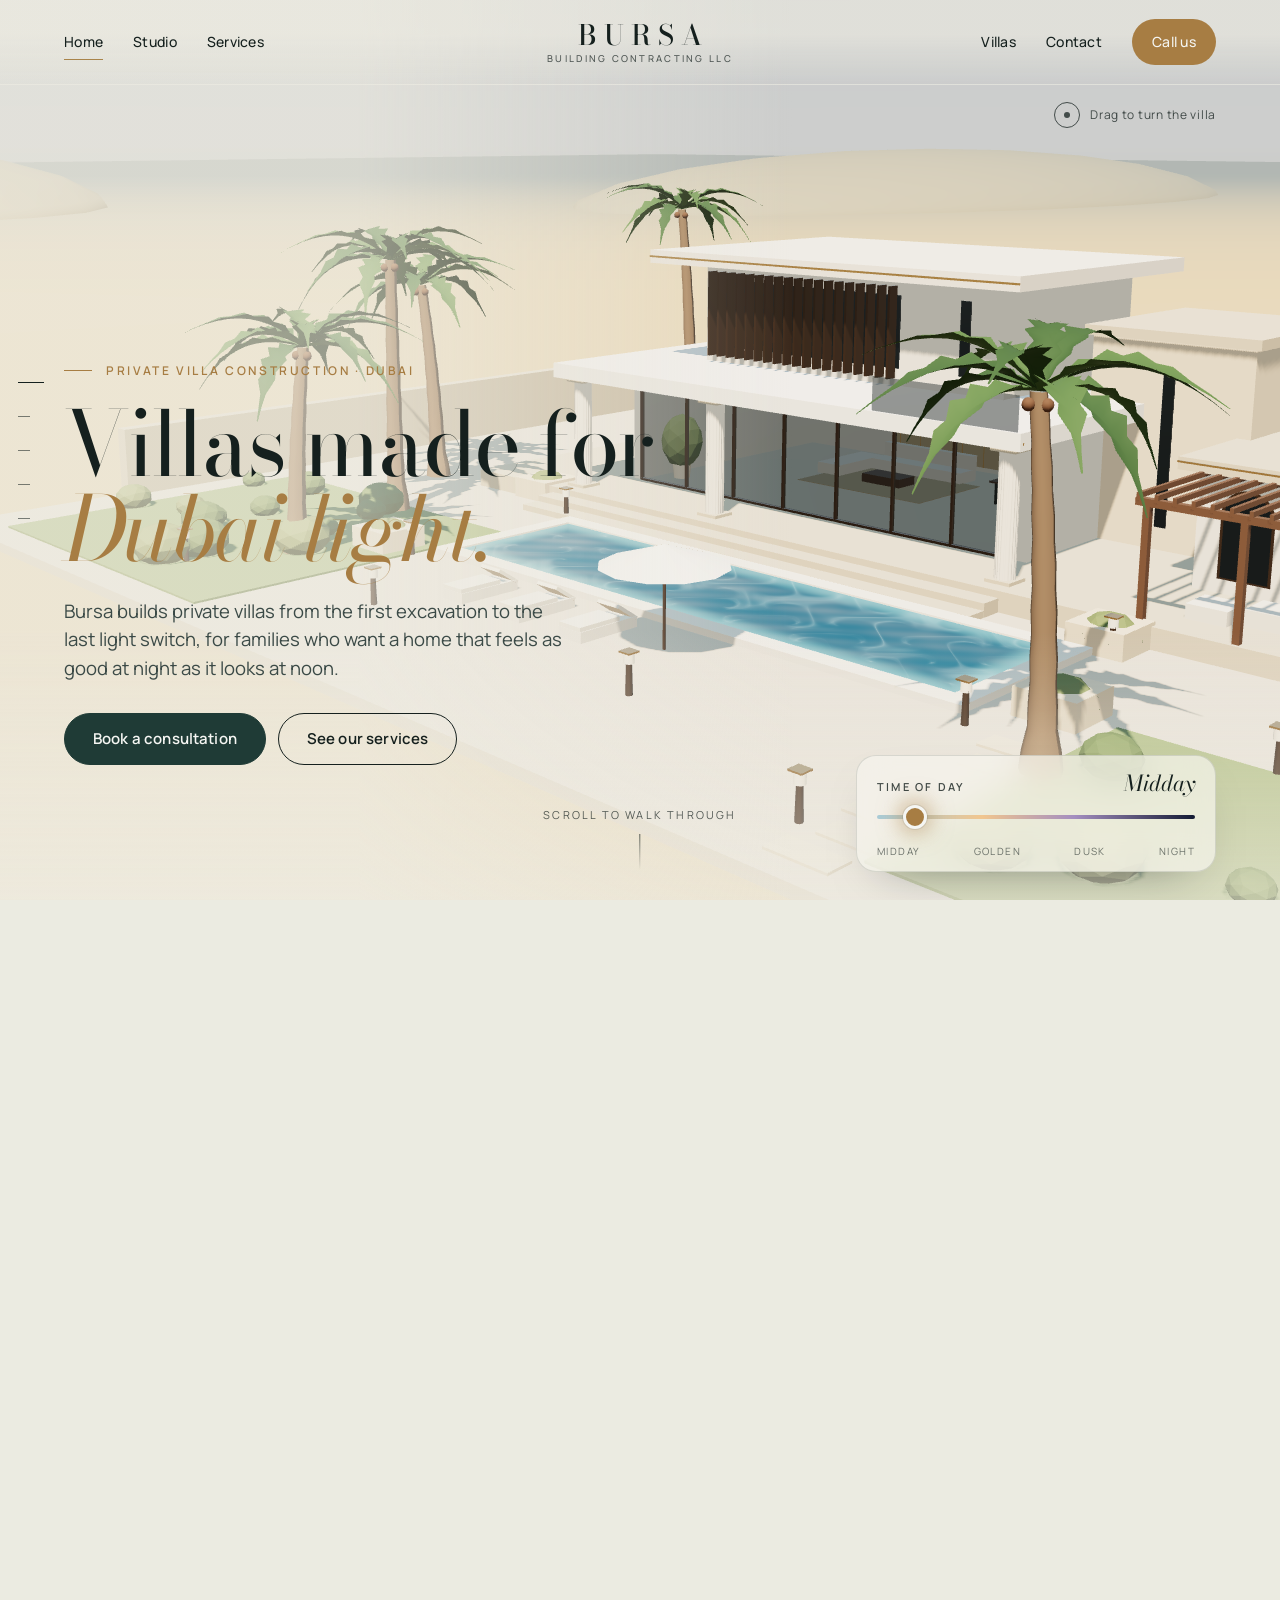
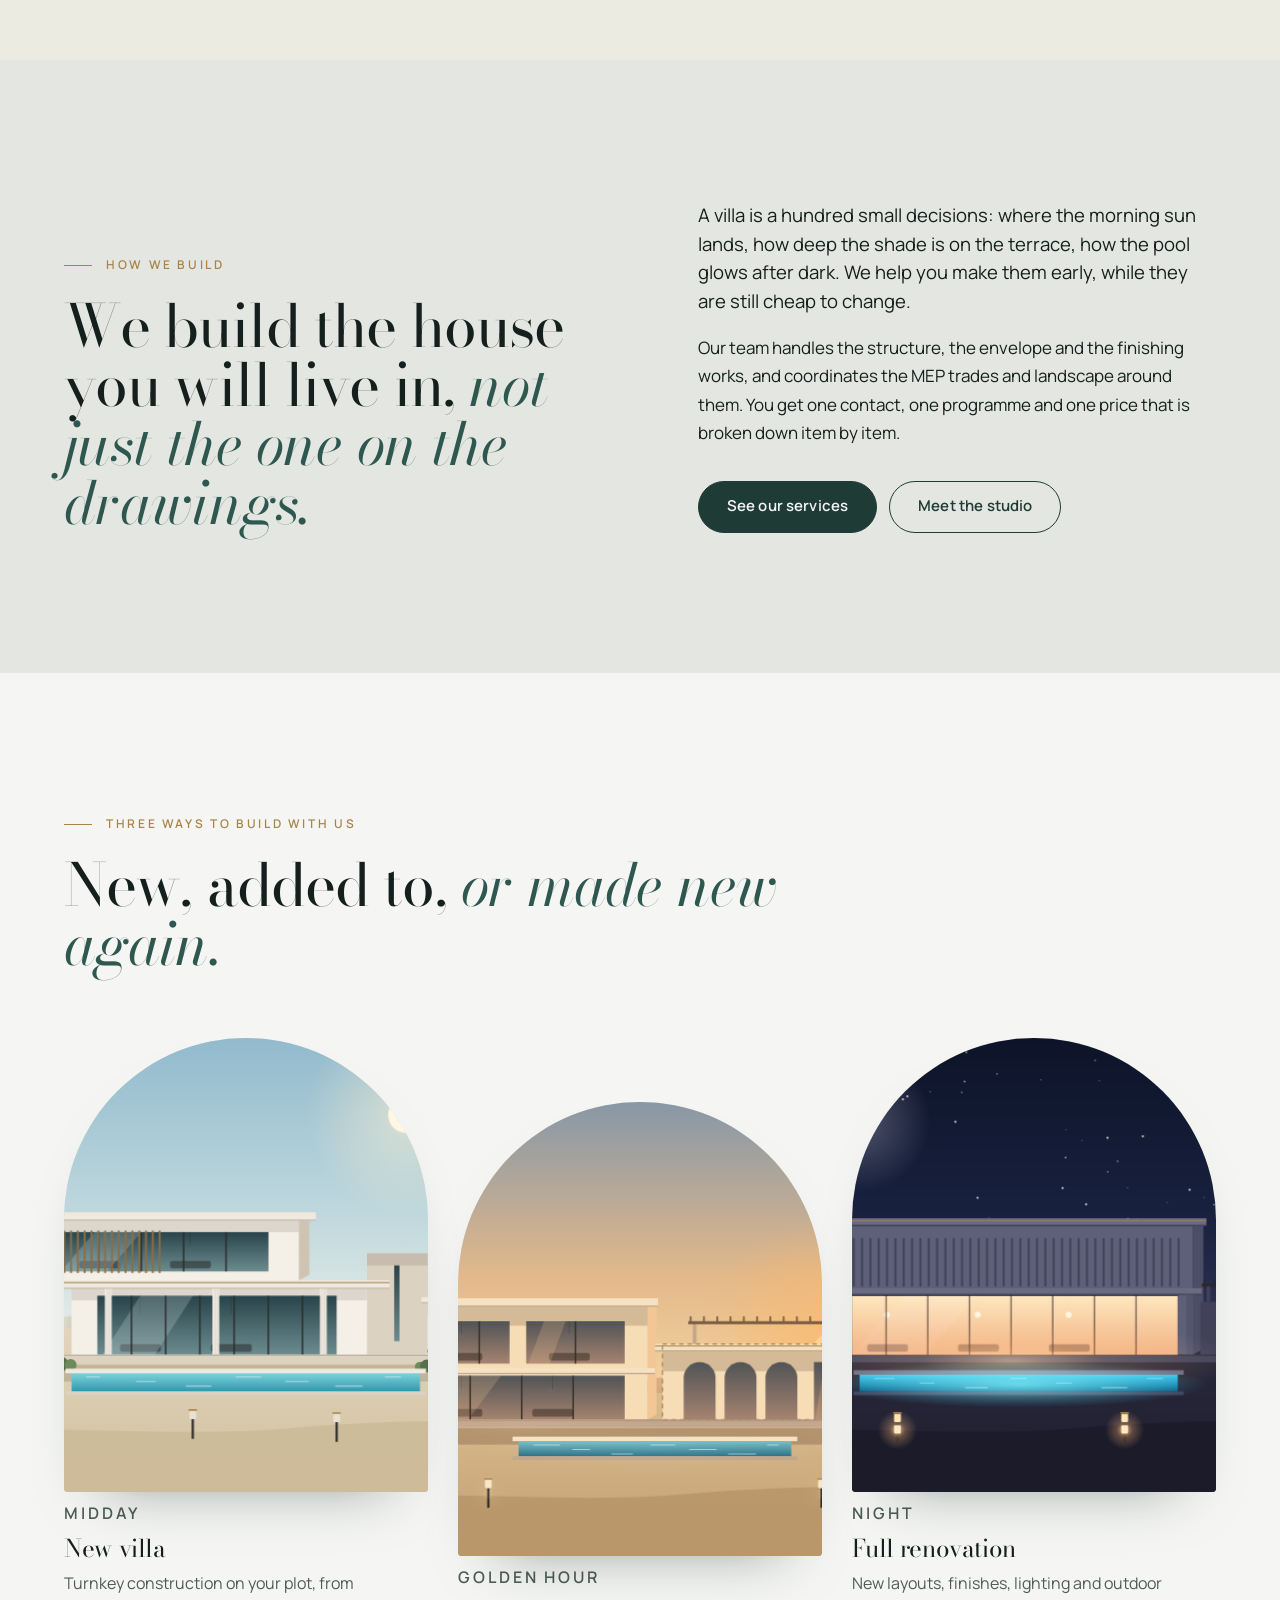
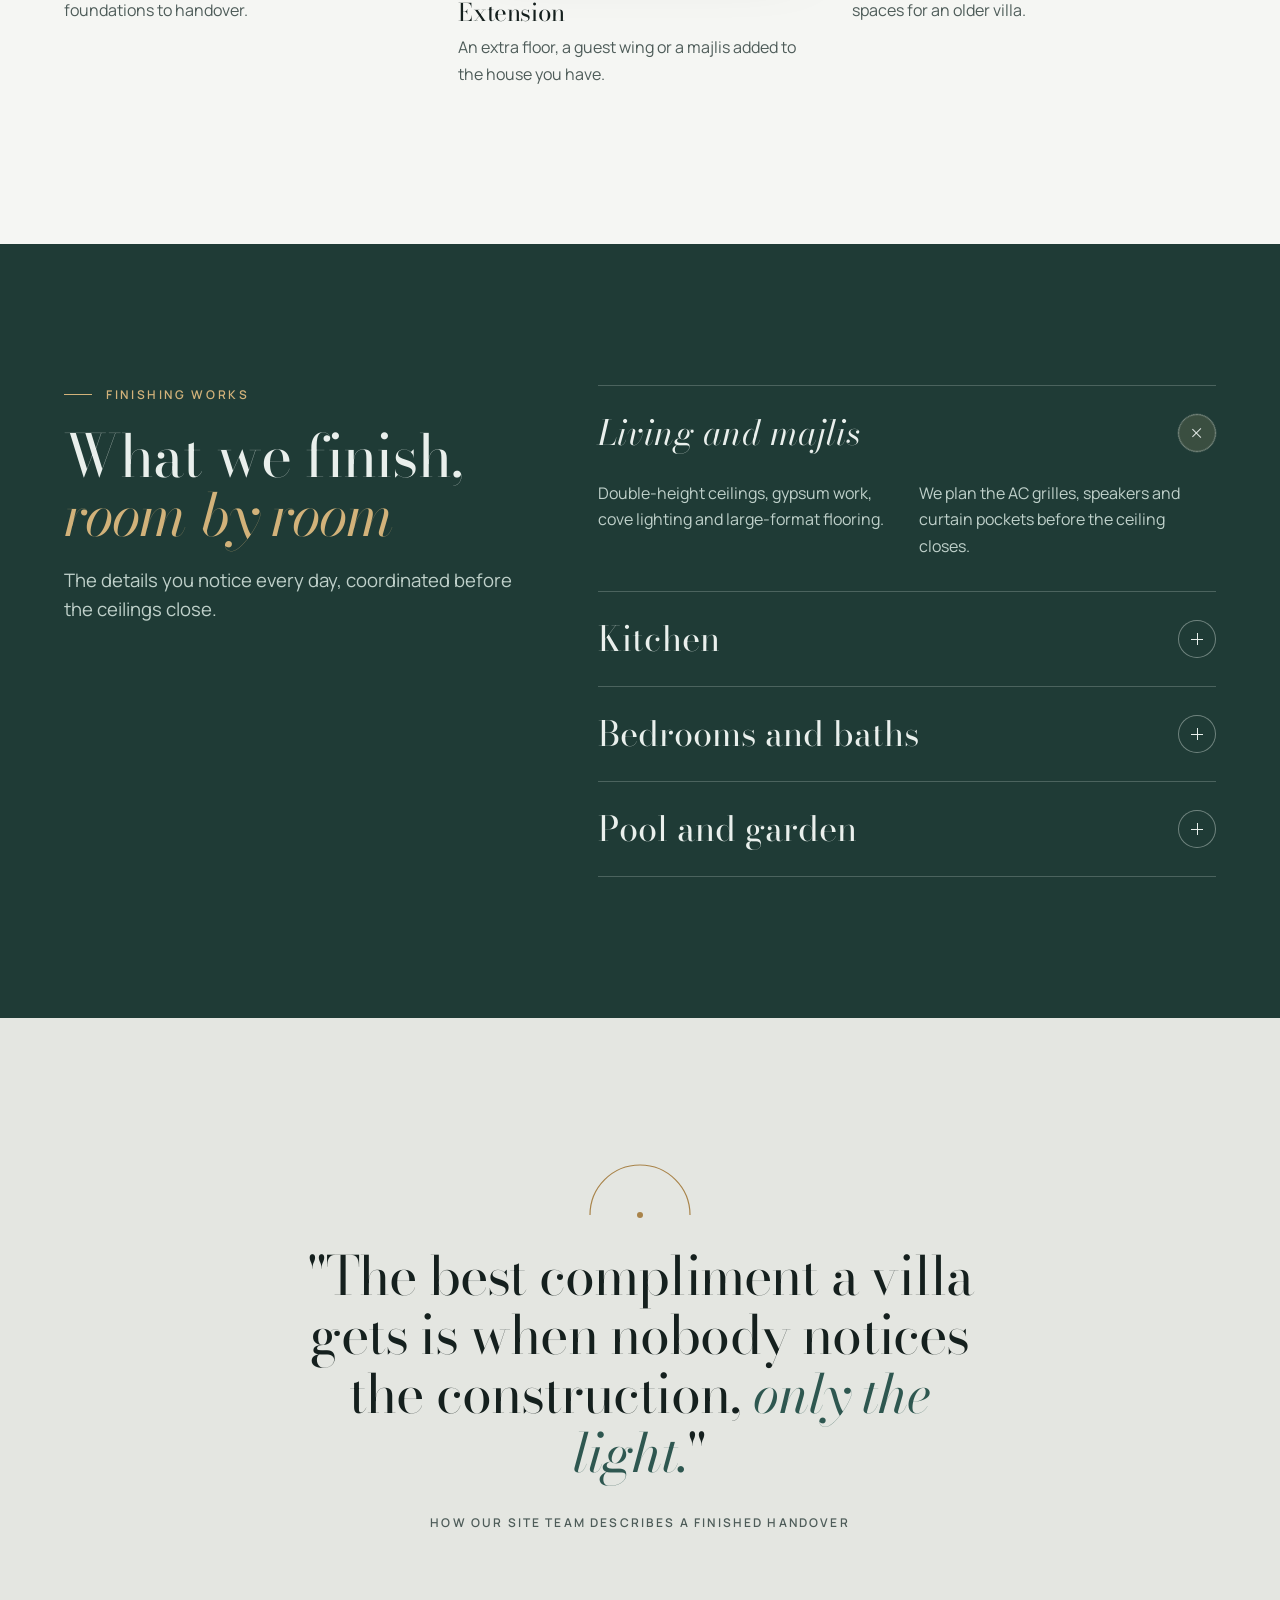
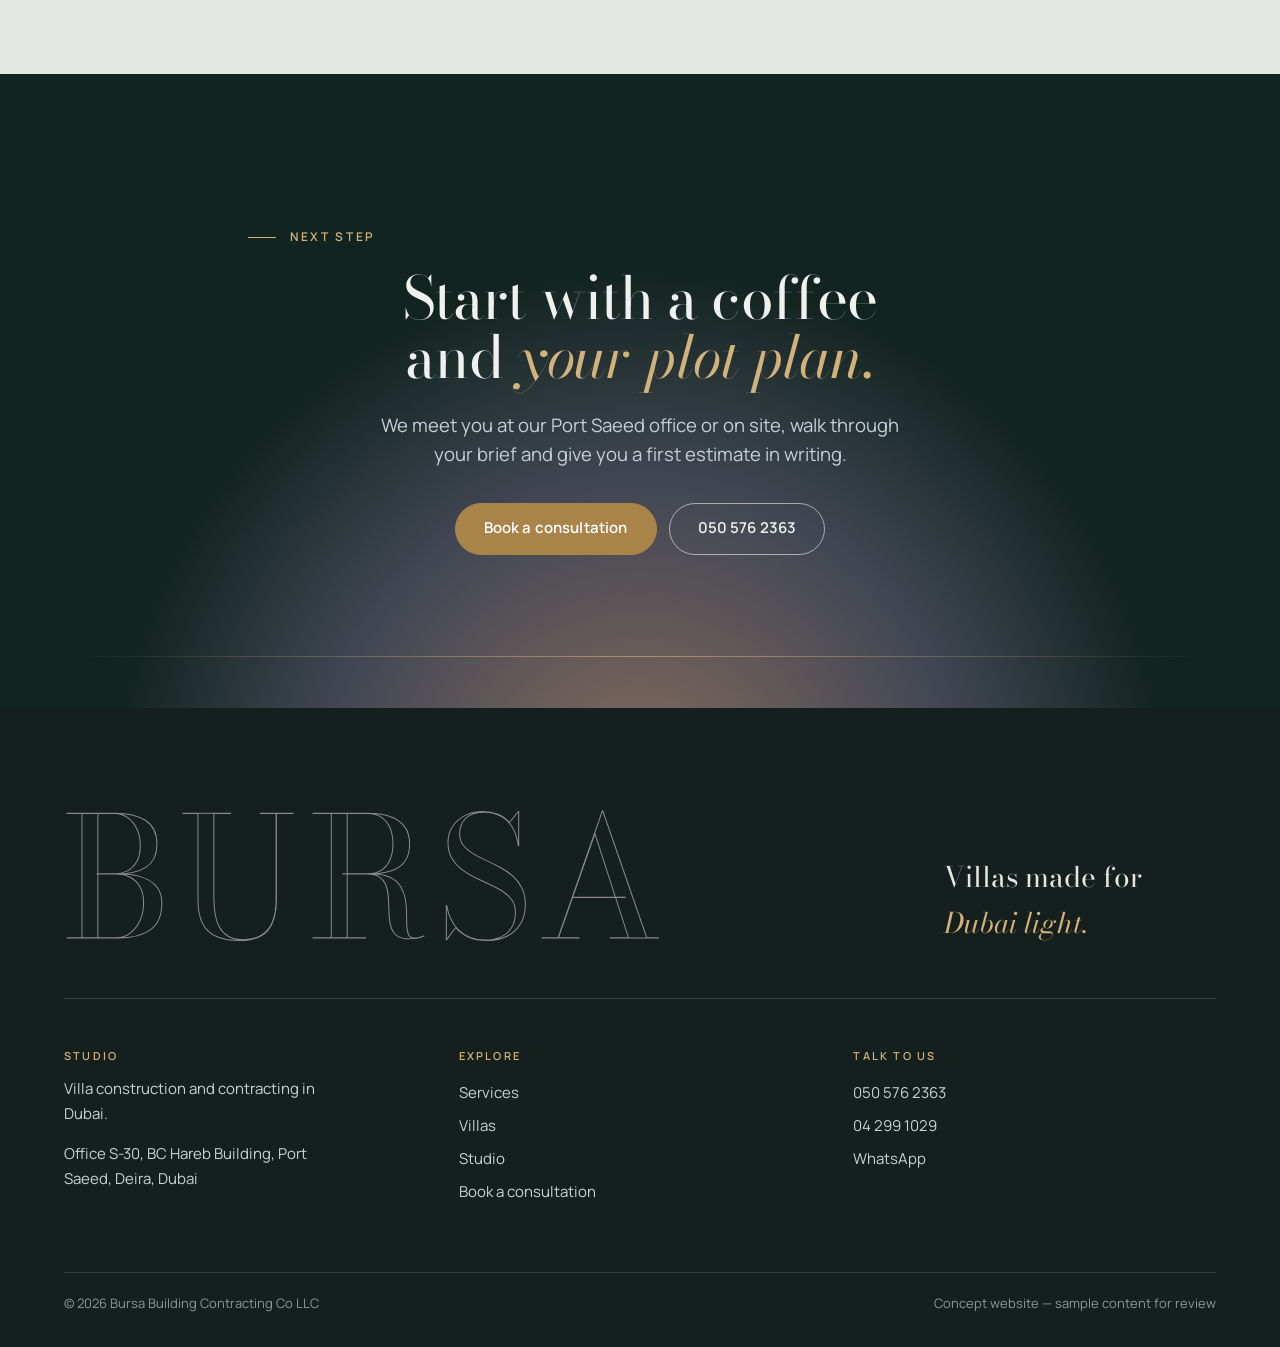
<file: index.html>
<!doctype html>
<html lang="en">
<head>
<meta charset="utf-8">
<meta name="viewport" content="width=device-width, initial-scale=1, viewport-fit=cover">
<title>Bursa Building Contracting | Villa construction in Dubai</title>
<meta name="description" content="Private villa construction, extensions and renovation in Dubai.">
<meta name="theme-color" content="#1F3B36">
<meta property="og:title" content="Bursa Building Contracting | Villa construction in Dubai">
<meta property="og:description" content="Private villa construction, extensions and renovation in Dubai.">
<link rel="icon" href="favicon.svg" type="image/svg+xml">
<link rel="preconnect" href="https://fonts.googleapis.com">
<link rel="preconnect" href="https://fonts.gstatic.com" crossorigin>
<link href="https://fonts.googleapis.com/css2?family=Bodoni+Moda:ital,opsz,wght@0,6..96,400..700;1,6..96,400..700&family=Manrope:wght@400;500;600;700&display=swap" rel="stylesheet">
<link rel="stylesheet" href="assets/css/style.css">
<script>(function(d){d.classList.add('js');try{var rm=window.matchMedia('(prefers-reduced-motion: reduce)').matches;if(!rm&&!sessionStorage.getItem('bv-intro')){d.classList.add('show-loader');sessionStorage.setItem('bv-intro','1');}}catch(e){}})(document.documentElement);</script>
</head>
<body class="page-index">
<div class="loader" aria-hidden="true">
  <svg viewBox="0 0 240 150" class="loader-art">
    <path class="ld-sun" d="M64 104 A56 56 0 0 1 176 104"/>
    <path class="ld-hz" d="M20 104 H220"/>
    <path class="ld-villa" d="M52 104 V84 H86 V66 H150 V84 H172 V104 M80 66 H158 M48 84 H178 M100 104 V88 H140 V104"/>
  </svg>
  <span class="ld-word">BURSA</span>
</div>
<a class="skip" href="#main">Skip to content</a>
<header class="hdr" data-header>
  <div class="wrap">
    <nav class="side" aria-label="Main"><a href="index.html" aria-current="page">Home</a><a href="about.html">Studio</a><a href="services.html">Services</a></nav>
    <a class="logo" href="index.html" aria-label="Bursa Building Contracting home"><b>BURSA</b><small>Building Contracting LLC</small></a>
    <nav class="side right" aria-label="Secondary"><a href="projects.html">Villas</a><a href="contact.html">Contact</a><a class="pill" href="tel:+971505762363">Call us</a></nav>
    <button class="menu-btn" data-menu-toggle aria-expanded="false" aria-controls="mnav"><span class="mb-lines" aria-hidden="true"></span><span class="mb-text">Menu</span></button>
  </div>
  <nav class="mnav" id="mnav" data-menu aria-label="Mobile"><a href="index.html" aria-current="page">Home</a><a href="about.html">Studio</a><a href="services.html">Services</a><a href="projects.html">Villas</a><a href="contact.html">Contact</a><a class="tel" href="tel:+971505762363">050 576 2363</a></nav>
</header>
<main id="main">
<section class="story" data-story aria-label="The villa, from midday to night">
  <div class="stage" data-stage>
    <div class="stage-media">
      <canvas data-scene="hero" role="img" aria-label="A 3D modern villa with a pool and palm trees, lit from midday to night"></canvas>
      <div class="fallback" aria-hidden="true"><svg class="ill " viewBox="0 0 800 600" preserveAspectRatio="xMidYMid slice" aria-hidden="true" focusable="false"><defs><linearGradient id="fb-sky" x1="0" y1="0" x2="0" y2="1"><stop offset="0" stop-color="#86B3C9"/><stop offset=".62" stop-color="#BFD8DE"/><stop offset="1" stop-color="#ECEFE8"/></linearGradient><linearGradient id="fb-gr" x1="0" y1="0" x2="0" y2="1"><stop offset="0" stop-color="#E2D5BC"/><stop offset="1" stop-color="#CDBB98"/></linearGradient><linearGradient id="fb-gl" x1="0" y1="0" x2="0" y2="1"><stop offset="0" stop-color="#29444A"/><stop offset="1" stop-color="#6C8C90"/></linearGradient><linearGradient id="fb-far" x1="0" y1="0" x2="0" y2="1"><stop offset="0" stop-color="#D9D6C8"/><stop offset="1" stop-color="#CFCAB8"/></linearGradient><linearGradient id="fb-pool" x1="0" y1="0" x2="0" y2="1"><stop offset="0" stop-color="#7FD3DB"/><stop offset="1" stop-color="#2F98AD"/></linearGradient><linearGradient id="fb-warm" x1="0" y1="0" x2="0" y2="1"><stop offset="0" stop-color="#FFE3AE"/><stop offset="1" stop-color="#EE9F52"/></linearGradient><linearGradient id="fb-trunk" x1="0" y1="0" x2="1" y2="0"><stop offset="0" stop-color="#8B7357"/><stop offset="1" stop-color="#5A4E40"/></linearGradient><radialGradient id="fb-halo"><stop offset="0" stop-color="#FFF1D0" stop-opacity="0.55"/><stop offset="1" stop-color="#FFF1D0" stop-opacity="0"/></radialGradient><radialGradient id="fb-glow"><stop offset="0" stop-color="#FFC77E" stop-opacity=".85"/><stop offset=".4" stop-color="#FFB25E" stop-opacity=".3"/><stop offset="1" stop-color="#FFB25E" stop-opacity="0"/></radialGradient><radialGradient id="fb-cyan"><stop offset="0" stop-color="#6FE6FF" stop-opacity=".7"/><stop offset="1" stop-color="#2AD1FF" stop-opacity="0"/></radialGradient></defs><g class="ly ly-sky" style="--d:0.15"><rect x="-60" y="-60" width="920" height="472" fill="url(#fb-sky)"/><circle cx="612" cy="104" r="132.0" fill="url(#fb-halo)"/><circle class="sun" cx="612" cy="104" r="24" fill="#FFF7E4"/><g class="stars" fill="#F4EEDD" style="opacity:0"><circle cx="361.9" cy="180.2" r="1.3"/><circle cx="361.5" cy="275.3" r="0.8"/><circle cx="147.7" cy="164.8" r="0.8"/><circle cx="75.3" cy="97.7" r="0.6"/><circle cx="431" cy="286.7" r="0.6"/><circle cx="476.3" cy="127.6" r="1.3"/><circle cx="523.1" cy="198.2" r="0.8"/><circle cx="498.5" cy="267.8" r="0.6"/><circle cx="47.6" cy="61.2" r="0.8"/><circle cx="479.7" cy="250.6" r="1"/><circle cx="352.4" cy="271.3" r="0.8"/><circle cx="512.2" cy="160.9" r="0.6"/><circle cx="365.9" cy="89.6" r="0.6"/><circle cx="566.2" cy="101.5" r="0.8"/><circle cx="410.3" cy="9.6" r="0.6"/><circle cx="320.3" cy="272.6" r="1.3"/><circle cx="53.5" cy="5.4" r="0.6"/><circle cx="170.8" cy="298.5" r="0.6"/><circle cx="376" cy="315.7" r="1.3"/><circle cx="335.8" cy="182.3" r="0.8"/><circle cx="622.8" cy="86.9" r="0.6"/><circle cx="249" cy="4.9" r="1.3"/><circle cx="606.4" cy="38" r="0.8"/><circle cx="565.6" cy="3.5" r="1.3"/><circle cx="637.6" cy="57.2" r="0.8"/><circle cx="357.9" cy="61.4" r="0.8"/><circle cx="335.4" cy="123.6" r="1.3"/><circle cx="336.6" cy="68.5" r="1"/><circle cx="691.5" cy="313.9" r="1"/><circle cx="798.3" cy="6.3" r="0.8"/><circle cx="315.4" cy="275.1" r="0.6"/><circle cx="33.7" cy="47.1" r="1.3"/><circle cx="206.6" cy="248.8" r="1"/><circle cx="664.2" cy="124.3" r="0.6"/><circle cx="72.1" cy="187.6" r="0.8"/><circle cx="12.4" cy="118.7" r="1.3"/><circle cx="101.8" cy="189.1" r="0.8"/><circle cx="693.2" cy="58.9" r="0.8"/><circle cx="248.6" cy="73.5" r="0.8"/><circle cx="580.3" cy="51" r="0.8"/><circle cx="549.6" cy="125" r="1.3"/><circle cx="482.8" cy="135.7" r="0.6"/><circle cx="87.2" cy="165" r="1"/><circle cx="190.7" cy="226.9" r="1"/><circle cx="336.7" cy="291.4" r="1.3"/><circle cx="234.7" cy="56.5" r="0.6"/><circle cx="101.1" cy="154.3" r="0.6"/><circle cx="224.2" cy="295.4" r="0.8"/><circle cx="599.2" cy="22.3" r="1.3"/><circle cx="356.6" cy="19.5" r="0.8"/><circle cx="225.6" cy="171" r="0.8"/><circle cx="73.8" cy="44.6" r="1.3"/><circle cx="784.4" cy="211.5" r="0.8"/><circle cx="471.9" cy="297.4" r="1.3"/><circle cx="728.2" cy="225.7" r="0.6"/><circle cx="17" cy="204.9" r="1.3"/><circle cx="53.8" cy="100.2" r="0.8"/><circle cx="799.5" cy="24.2" r="1"/><circle cx="589.6" cy="289.9" r="0.8"/><circle cx="634.6" cy="294.6" r="1"/><circle cx="67.9" cy="152.4" r="0.6"/><circle cx="696.9" cy="134.3" r="0.6"/><circle cx="690.8" cy="184.4" r="1.3"/><circle cx="303.3" cy="4" r="0.6"/><circle cx="64.2" cy="205.9" r="1"/><circle cx="703.8" cy="234.5" r="1.3"/><circle cx="747.4" cy="223.5" r="1.3"/><circle cx="352.4" cy="270" r="0.6"/><circle cx="415" cy="165.7" r="1"/><circle cx="481" cy="154.9" r="0.8"/></g></g><g class="ly ly-far" style="--d:0.35"><path d="M-60 386 C120 358 260 388 420 370 S700 352 860 380 V412 H-60Z" fill="url(#fb-far)" opacity=".75"/><g fill="#CFCAB8" opacity=".35"><rect x="-20" y="380" width="26" height="14"/><rect x="26" y="368" width="30" height="26"/><rect x="118" y="372" width="18" height="22"/><rect x="164" y="372" width="26" height="22"/><rect x="210" y="376" width="30" height="18"/><rect x="256" y="368" width="18" height="26"/><rect x="302" y="368" width="18" height="26"/><rect x="348" y="372" width="30" height="22"/><rect x="486" y="376" width="26" height="18"/><rect x="578" y="372" width="18" height="22"/><rect x="670" y="376" width="18" height="18"/><rect x="762" y="376" width="30" height="18"/><rect x="808" y="372" width="18" height="22"/></g></g><g class="ly ly-ground" style="--d:0.5"><rect x="-60" y="392" width="920" height="268" fill="url(#fb-gr)"/><path d="M110 440 H760 l10 22 H120 Z" fill="#5A4E40" opacity="0.20800000000000002"/></g><g class="ly ly-villa" style="--d:0.7"><path d="M640 296 l12 -6.6000000000000005 v134 l-12 6.6 z" fill="#CFC4B2"/><rect x="560" y="296" width="80" height="134" fill="#DCD2C2"/><rect x="560" y="296" width="80" height="16" fill="#5A4E40" opacity="0.16"/><rect x="596" y="312" width="7" height="100" fill="url(#fb-gl)"/><path d="M760 362 l12 -6.6000000000000005 v68 l-12 6.6 z" fill="#CFC4B2"/><rect x="640" y="362" width="120" height="68" fill="#F5F0E7"/><rect x="640" y="362" width="120" height="16" fill="#5A4E40" opacity="0.16"/><path d="M654 430 V385.3 A11.3 11.3 0 0 1 676.7 385.3 V430 Z" fill="url(#fb-gl)"/><path d="M688.7 430 V385.3 A11.3 11.3 0 0 1 711.3 385.3 V430 Z" fill="url(#fb-gl)"/><path d="M723.3 430 V385.3 A11.3 11.3 0 0 1 746 385.3 V430 Z" fill="url(#fb-gl)"/><rect x="632" y="354" width="136" height="8" fill="#EFE9DE"/><rect x="632" y="360.4" width="136" height="1.6" fill="#9A8E7C" opacity=".55"/><rect x="170" y="342" width="390" height="88" fill="#F5F0E7"/><rect x="170" y="342" width="390" height="16" fill="#5A4E40" opacity="0.16"/><rect x="204" y="352" width="316" height="78" fill="url(#fb-gl)"/><g fill="#2B2E2C" opacity=".55"><rect x="234" y="416" width="54" height="10" rx="3"/><rect x="260" y="352" width="1" height="25"/><rect x="354" y="416" width="54" height="10" rx="3"/><rect x="380" y="352" width="1" height="25"/></g><path d="M260.9 352 h69.5 l-50.6 78 h-69.5 z" fill="#DDEBEE" opacity=".22"/><rect x="248.1" y="352" width="2" height="78" fill="#2B2E2C"/><rect x="293.3" y="352" width="2" height="78" fill="#2B2E2C"/><rect x="338.4" y="352" width="2" height="78" fill="#2B2E2C"/><rect x="383.6" y="352" width="2" height="78" fill="#2B2E2C"/><rect x="428.7" y="352" width="2" height="78" fill="#2B2E2C"/><rect x="473.9" y="352" width="2" height="78" fill="#2B2E2C"/><rect x="150" y="332" width="440" height="11" fill="#EFE9DE"/><rect x="150" y="341.4" width="440" height="1.6" fill="#9A8E7C" opacity=".55"/><rect x="150" y="334" width="440" height="1.4" fill="#A9844A"/><rect x="214" y="343" width="9" height="87" fill="#F5F0E7"/><rect x="216.2" y="343" width=".9" height="87" fill="#9A8E7C" opacity=".35"/><rect x="218.5" y="343" width=".9" height="87" fill="#9A8E7C" opacity=".35"/><rect x="220.8" y="343" width=".9" height="87" fill="#9A8E7C" opacity=".35"/><rect x="356" y="343" width="9" height="87" fill="#F5F0E7"/><rect x="358.2" y="343" width=".9" height="87" fill="#9A8E7C" opacity=".35"/><rect x="360.5" y="343" width=".9" height="87" fill="#9A8E7C" opacity=".35"/><rect x="362.8" y="343" width=".9" height="87" fill="#9A8E7C" opacity=".35"/><rect x="498" y="343" width="9" height="87" fill="#F5F0E7"/><rect x="500.2" y="343" width=".9" height="87" fill="#9A8E7C" opacity=".35"/><rect x="502.5" y="343" width=".9" height="87" fill="#9A8E7C" opacity=".35"/><rect x="504.8" y="343" width=".9" height="87" fill="#9A8E7C" opacity=".35"/><path d="M470 252 l14 -7.700000000000001 v80 l-14 7.7 z" fill="#CFC4B2"/><rect x="120" y="252" width="350" height="80" fill="#F5F0E7"/><rect x="120" y="252" width="350" height="16" fill="#5A4E40" opacity="0.16"/><rect x="150" y="268" width="280" height="52" fill="url(#fb-gl)"/><g fill="#2B2E2C" opacity=".55"><rect x="180" y="306" width="54" height="10" rx="3"/><rect x="206" y="268" width="1" height="16.6"/><rect x="300" y="306" width="54" height="10" rx="3"/><rect x="326" y="268" width="1" height="16.6"/></g><path d="M200.4 268 h61.6 l-44.8 52 h-61.6 z" fill="#DDEBEE" opacity=".22"/><rect x="205" y="268" width="2" height="52" fill="#2B2E2C"/><rect x="261" y="268" width="2" height="52" fill="#2B2E2C"/><rect x="317" y="268" width="2" height="52" fill="#2B2E2C"/><rect x="373" y="268" width="2" height="52" fill="#2B2E2C"/><g fill="#8C6E46"><rect x="150" y="266" width="2.6" height="56"/><rect x="159" y="266" width="2.6" height="56"/><rect x="168" y="266" width="2.6" height="56"/><rect x="177" y="266" width="2.6" height="56"/><rect x="186" y="266" width="2.6" height="56"/><rect x="195" y="266" width="2.6" height="56"/><rect x="204" y="266" width="2.6" height="56"/><rect x="213" y="266" width="2.6" height="56"/><rect x="222" y="266" width="2.6" height="56"/><rect x="231" y="266" width="2.6" height="56"/><rect x="240" y="266" width="2.6" height="56"/><rect x="249" y="266" width="2.6" height="56"/><rect x="258" y="266" width="2.6" height="56"/><rect x="267" y="266" width="2.6" height="56"/><rect x="276" y="266" width="2.6" height="56"/><rect x="285" y="266" width="2.6" height="56"/></g><rect x="100" y="242" width="392" height="11" fill="#EFE9DE"/><rect x="100" y="251.4" width="392" height="1.6" fill="#9A8E7C" opacity=".55"/><rect x="110" y="430" width="670" height="10" fill="#DCD2C2"/><rect x="110" y="430" width="670" height="1.4" fill="#9A8E7C" opacity=".5"/><rect x="640" y="420" width="120" height="10" rx="5.0" fill="#56714A"/><circle cx="110" cy="443.7" r="7.1" fill="#56714A"/><circle cx="119.3" cy="442.8" r="8.6" fill="#6F8A5A"/><circle cx="130.5" cy="441.8" r="10.4" fill="#56714A"/><circle cx="144" cy="442.4" r="9.4" fill="#56714A"/><circle cx="156.3" cy="442.2" r="9.6" fill="#56714A"/><circle cx="168.8" cy="443.3" r="7.9" fill="#6F8A5A"/><circle cx="630" cy="445.9" r="6.8" fill="#6F8A5A"/><circle cx="638.9" cy="444.8" r="8.6" fill="#56714A"/><circle cx="650" cy="445.1" r="8.1" fill="#56714A"/><circle cx="660.6" cy="444.9" r="8.5" fill="#6F8A5A"/><circle cx="671.6" cy="444.9" r="8.4" fill="#56714A"/><circle cx="682.5" cy="445.4" r="7.6" fill="#6F8A5A"/><circle cx="692.4" cy="444.6" r="9" fill="#56714A"/></g><g class="ly ly-pool" style="--d:0.8"><rect x="162" y="450" width="476" height="6" fill="#EFE9DE"/><rect x="170" y="456" width="460" height="24" fill="url(#fb-pool)"/><g class="shimmer" stroke="#E8FBFF" stroke-linecap="round" stroke-width="1.4" opacity=".55"><path d="M190 461 h17"/><path d="M255.7 467 h24.9"/><path d="M321.4 473 h32.4"/><path d="M387.1 461 h32.7"/><path d="M452.9 467 h29.6"/><path d="M518.6 473 h34.9"/><path d="M584.3 461 h20.1"/></g><rect x="162" y="480" width="476" height="5" fill="#DCD2C2"/></g><g class="ly ly-palms" style="--d:1.15"><g class="palm"><path d="M84.8 449.7 L83.6 427.9 L82.1 406.4 L80.2 385.3 L78 364.6 L75.4 344.4 L72.5 324.5 L69.3 305.1 L65.7 286 L61.8 267.4 L57.6 249.2 L50.4 250.8 L54 269 L57.3 287.6 L60.2 306.5 L62.7 325.9 L65 345.6 L66.9 365.8 L68.5 386.3 L69.7 407.2 L70.6 428.5 L71.2 450.3 Z" fill="url(#fb-trunk)"/><path d="M82.1 406.4 L69.7 407.2" stroke="#5A4E40" stroke-width=".8" opacity=".35"/><path d="M80.2 385.3 L68.5 386.3" stroke="#5A4E40" stroke-width=".8" opacity=".35"/><path d="M78 364.6 L66.9 365.8" stroke="#5A4E40" stroke-width=".8" opacity=".35"/><path d="M75.4 344.4 L65 345.6" stroke="#5A4E40" stroke-width=".8" opacity=".35"/><path d="M72.5 324.5 L62.7 325.9" stroke="#5A4E40" stroke-width=".8" opacity=".35"/><path d="M69.3 305.1 L60.2 306.5" stroke="#5A4E40" stroke-width=".8" opacity=".35"/><path d="M65.7 286 L57.3 287.6" stroke="#5A4E40" stroke-width=".8" opacity=".35"/><path d="M61.8 267.4 L54 269" stroke="#5A4E40" stroke-width=".8" opacity=".35"/><g class="crown" style="transform-origin:54px 250px"><path d="M54 250 L50.1 248.7 L45.2 244.3 L39.4 245.6 L33.3 239.8 L27.9 245.4 L20.3 239.8 L16.4 248.5 L8 244.9 L5.6 254.9 L-2.3 254.6 L-4.2 264 L-10.3 267.5 L-13.1 275.2 L-12.2 276.2 L-4.5 274.5 L-0.3 269.4 L8.2 271 L10.6 264 L18.5 268.1 L20.4 259.6 L26.9 264.4 L29.8 255.7 L34.9 259.2 L39.4 252.2 L44.3 253.4 L49.9 250.1 Z" fill="#3E6A4A"/><path d="M54 250 L50.6 247.7 L46.1 241.8 L39.5 241.3 L34.4 234 L27.2 238.1 L20.6 230.9 L14.5 238.7 L6.5 233.8 L2.2 243.3 L-5.8 242.1 L-8.9 251.3 L-15.5 254.3 L-19.1 261.8 L-18.2 263 L-10.4 261.8 L-5.7 257.1 L2.4 259.8 L5.7 253.1 L12.7 258.5 L16.2 250.4 L21.6 256.3 L26.5 248.5 L31 253.2 L37.7 247.7 L42.8 250.3 L50.1 249 Z" fill="#2F5539"/><path d="M54 250 L52 246.5 L51.5 240.1 L46.8 237.7 L47 230 L40.2 231.5 L38.9 223.1 L32 228.6 L28.1 221.9 L23.6 230.2 L18.4 227.2 L16.6 235.4 L12.6 236.7 L11.5 242.5 L12.3 243.7 L17.4 244.5 L19.3 241.4 L23.7 246 L24.7 240.5 L26.5 247.3 L29.3 240.1 L29.3 246.6 L35 240.5 L35.2 245.5 L42.3 242.6 L44.7 246.3 L50.9 247.4 Z" fill="#3E6A4A"/><path d="M54 250 L54.2 245.9 L57.5 241.4 L55.7 237.9 L61.5 233.6 L56.4 231.6 L62.9 227.4 L55.3 227.2 L59.5 221.9 L49.5 224.8 L42.1 223.9 L44.2 233.2 L43 234.8 L46.3 237.8 L47.6 238.2 L51.5 238.1 L49.7 236.9 L49.8 241.8 L44 233.6 L37.6 235 L44.2 231.2 L38.3 233.9 L46.2 233.7 L42.3 236.9 L49.2 238.8 L48.5 242.5 L52.8 246.1 Z" fill="#2F5539"/><path d="M54 250 L56.9 247.2 L63.3 245.2 L65.6 241.1 L73.1 243.2 L73.1 238.1 L79.4 243.8 L78.9 237.4 L81.9 244.5 L83.3 237.7 L84.2 243.3 L88.4 238.7 L90.2 241.9 L95.4 241.4 L96.3 240.3 L95.3 234.4 L91.3 232.8 L89.5 224.5 L84.2 227.4 L79.2 219.1 L75.5 226.1 L68.1 221 L67.2 229.5 L60.2 228.7 L60.7 236.6 L56.1 239.6 L55.8 246.3 Z" fill="#3E6A4A"/><path d="M54 250 L57.9 249 L64.8 250.4 L69.7 247.8 L76 253.4 L80.2 248.7 L84.9 256.6 L89.9 250.6 L93 258.5 L99.7 253.1 L102.7 259.6 L110.4 256.7 L114.8 261.2 L122.3 262 L123.1 260.9 L119.9 253.6 L113.7 250.9 L110.8 241.8 L103.1 243.2 L99.1 233.8 L91.5 238.9 L85.7 231.1 L79.4 238.3 L72.6 234.2 L67.9 241.5 L61.5 241.9 L57.4 247.7 Z" fill="#2F5539"/><path d="M54 250 L58.1 250.1 L64.1 253.4 L69.4 252.2 L74.1 259.3 L79.7 255.8 L82.8 264.6 L89.8 260 L92 268.7 L100.4 264.8 L103.2 272.1 L112 270.7 L116.6 276.2 L124.7 278.3 L125.6 277.2 L122.4 269.2 L116 265.4 L113.7 255.7 L105.4 255.7 L102.7 245.6 L93.9 249 L89.6 240.1 L81.6 245.6 L75.9 239.9 L69.4 245.6 L63.2 244.3 L57.9 248.7 Z" fill="#3E6A4A"/><path d="M54 250 L49.9 250.2 L42.3 248.2 L35.8 252 L26.3 249.4 L21.4 257.4 L10.5 255.7 L7.5 266.5 L-3.8 267.1 L-5.5 279.2 L-15.5 283.1 L-17.4 295.1 L-25 302.5 L-28.6 313.6 L-27.4 314.4 L-17.9 308.2 L-12.4 299.4 L-1.3 296.5 L1.7 286.7 L12.9 286.4 L14.6 275.9 L24.6 276.8 L26.6 266.4 L34.6 267 L38.2 258.2 L44.7 257 L50.3 251.6 Z" fill="#2F5539"/><path d="M54 250 L57.6 251.8 L62.2 257.3 L68.1 258.7 L70.5 267.4 L78.1 267 L79 277.1 L88.5 276.3 L89.3 286.5 L100 286.9 L102.2 296.3 L112.7 299.1 L117.4 307.5 L126.3 313.5 L127.5 312.7 L124.7 302.1 L117.9 295 L116.9 283.5 L107.6 279.7 L106.8 268 L96.2 267.3 L94.2 256.7 L83.7 258.2 L79.8 250.3 L70.8 252.6 L65.1 248.7 L58 250.4 Z" fill="#3E6A4A"/><circle cx="51" cy="254" r="3.1500000000000004" fill="#8B7357"/><circle cx="57" cy="255" r="2.7300000000000004" fill="#5A4E40"/></g></g><g class="palm"><path d="M722.2 444.3 L722.8 425.8 L723.7 407.7 L724.9 389.9 L726.5 372.5 L728.4 355.4 L730.7 338.6 L733.3 322.2 L736.2 306.1 L739.4 290.3 L743 274.8 L736.6 273.2 L732.4 288.6 L728.6 304.5 L725.1 320.7 L721.9 337.2 L719 354.1 L716.5 371.3 L714.3 388.9 L712.5 406.9 L711 425.1 L709.8 443.7 Z" fill="url(#fb-trunk)"/><path d="M723.7 407.7 L712.5 406.9" stroke="#5A4E40" stroke-width=".8" opacity=".35"/><path d="M724.9 389.9 L714.3 388.9" stroke="#5A4E40" stroke-width=".8" opacity=".35"/><path d="M726.5 372.5 L716.5 371.3" stroke="#5A4E40" stroke-width=".8" opacity=".35"/><path d="M728.4 355.4 L719 354.1" stroke="#5A4E40" stroke-width=".8" opacity=".35"/><path d="M730.7 338.6 L721.9 337.2" stroke="#5A4E40" stroke-width=".8" opacity=".35"/><path d="M733.3 322.2 L725.1 320.7" stroke="#5A4E40" stroke-width=".8" opacity=".35"/><path d="M736.2 306.1 L728.6 304.5" stroke="#5A4E40" stroke-width=".8" opacity=".35"/><path d="M739.4 290.3 L732.4 288.6" stroke="#5A4E40" stroke-width=".8" opacity=".35"/><g class="crown" style="transform-origin:739.8px 274px"><path d="M739.8 274 L736 272.7 L732.3 268.7 L727.8 269.8 L723.1 264.4 L718.8 269.3 L712.8 264 L709.8 271.6 L703.1 267.9 L701.5 276.5 L695.1 275.7 L694 283.7 L689.2 286.2 L687.4 292.5 L688.2 293.4 L694.4 292.6 L697.5 288.6 L704.3 290.8 L705.8 284.9 L712.1 289.1 L713.2 281.7 L718.2 286.3 L720.2 278.7 L724.1 282 L727.5 275.8 L731.2 276.9 L735.7 273.9 Z" fill="#3E6A4A"/><path d="M739.8 274 L736.4 271.7 L733.2 266.6 L728 266.3 L724.3 259.8 L718.5 263.5 L713.4 256.9 L708.5 263.9 L702.2 259.1 L698.9 267.5 L692.6 265.9 L690.4 273.8 L685.3 275.9 L682.8 282.1 L683.5 283.1 L689.8 282.8 L693.2 279.1 L699.6 282.1 L701.9 276.4 L707.3 281.6 L709.8 274.5 L713.7 280 L717.6 272.9 L720.8 277.1 L726.2 272 L730.1 274.2 L735.9 272.9 Z" fill="#2F5539"/><path d="M739.8 274 L737.8 270.5 L737.8 265.2 L734 263.3 L734.7 256.7 L729 258.2 L728.5 250.8 L722.5 255.8 L719.7 249.6 L715.6 257 L711.5 254.2 L710.1 261.4 L706.9 262.3 L706.2 267.2 L706.9 268.3 L711 269.5 L712.3 266.9 L715.5 271.3 L716.2 266.4 L717.1 272.5 L719.6 266.1 L718.9 271.8 L723.9 266.1 L723.7 270.4 L729.9 267.6 L731.6 270.6 L736.8 271.3 Z" fill="#3E6A4A"/><path d="M739.8 274 L740 270 L743 266.3 L741.5 263.5 L746.7 260 L742.2 258.4 L748.2 254.9 L741.4 254.7 L745.7 250.5 L737.1 252.5 L731.4 250.3 L731.2 259.9 L730.3 261.4 L733.4 264 L734.6 264.4 L737.8 264.8 L735.8 263.8 L733.5 267.8 L730.7 259.4 L725.1 260.9 L731.2 258.1 L725.8 260.4 L732.9 260.2 L729.3 262.8 L735.5 264.3 L734.8 267.2 L738.7 270.1 Z" fill="#2F5539"/><path d="M739.8 274 L742.6 271.1 L748 269.8 L749.7 266.4 L756.2 268.6 L755.7 264.2 L761.2 269.5 L760.2 263.9 L762.8 270.3 L763.4 264.3 L764 269.2 L767.1 264.9 L768.3 267.5 L772.4 266.6 L773.2 265.5 L772.7 260.5 L769.5 259.4 L768.1 252.1 L763.8 254.8 L759.4 247.5 L756.7 253.8 L750.2 249.2 L750.1 256.6 L744.2 255.7 L745.2 262.5 L741.4 264.8 L741.6 270.4 Z" fill="#3E6A4A"/><path d="M739.8 274 L743.7 272.9 L749.3 274.3 L752.9 272.2 L758.1 277.2 L761 273.1 L764.7 280.1 L768.4 274.6 L770.6 281.6 L775.7 276.4 L777.8 281.9 L783.9 278.8 L787.1 282.4 L793.1 282.4 L793.8 281.4 L791.6 275.4 L786.7 273.5 L784.7 265.7 L778.6 267.4 L775.5 259.1 L769.5 264 L764.8 257.1 L760.1 263.7 L754.5 260 L751.1 266.4 L746.1 266.7 L743.1 271.7 Z" fill="#2F5539"/><path d="M739.8 274 L743.9 274 L748.6 276.9 L752.6 275.8 L756.3 282.1 L760.5 278.8 L762.7 286.5 L768 282 L769.4 289.6 L776.1 285.5 L777.8 291.6 L785 289.7 L788.4 294 L794.8 295 L795.7 294.1 L793.5 287.5 L788.5 284.8 L787.1 276.6 L780.5 277.2 L778.6 268.4 L771.5 271.9 L768.3 264.2 L761.9 269.5 L757.5 264.5 L752.4 269.8 L747.6 268.7 L743.6 272.7 Z" fill="#3E6A4A"/><path d="M739.8 274 L735.8 274.2 L729.8 272 L724.8 275.1 L717.2 272.2 L713.6 279 L704.7 276.7 L702.8 285.8 L693.6 285.5 L692.9 295.6 L684.8 298.1 L683.9 307.9 L678 313.4 L675.6 322.2 L676.7 322.9 L684.4 318.6 L688.4 311.8 L697.5 310.3 L699.3 302.5 L708.4 303.2 L709.2 294.4 L717.2 296.1 L718.2 287.2 L724.5 288.3 L726.8 280.7 L731.8 280 L736 275.4 Z" fill="#2F5539"/><path d="M739.8 274 L743.5 275.6 L746.9 280.4 L751.4 281.2 L752.9 288.7 L758.8 287.7 L758.9 296.3 L766.6 294.8 L766.6 303.2 L775.4 302.6 L776.6 310.2 L785.2 311.6 L788.7 318.1 L795.9 322.3 L796.9 321.5 L795.3 313.1 L789.9 307.8 L789.8 298.5 L782.1 296 L782.2 286.3 L773.4 286.5 L772.4 277.6 L763.8 279.7 L761 273 L753.7 275.6 L749.4 272.5 L743.8 274.4 Z" fill="#3E6A4A"/><circle cx="736.8" cy="278" r="2.8499999999999996" fill="#8B7357"/><circle cx="742.8" cy="279" r="2.4699999999999998" fill="#5A4E40"/></g></g><g class="palm"><path d="M777.2 452.1 L777.2 437.3 L777.3 422.8 L777.5 408.5 L777.8 394.5 L778.2 380.8 L778.7 367.4 L779.3 354.2 L779.9 341.3 L780.7 328.6 L781.6 316.2 L776 315.8 L774.7 328.1 L773.4 340.8 L772.2 353.7 L771.2 366.9 L770.2 380.4 L769.3 394.2 L768.6 408.2 L767.9 422.5 L767.3 437.1 L766.8 451.9 Z" fill="url(#fb-trunk)"/><path d="M777.3 422.8 L767.9 422.5" stroke="#5A4E40" stroke-width=".8" opacity=".35"/><path d="M777.5 408.5 L768.6 408.2" stroke="#5A4E40" stroke-width=".8" opacity=".35"/><path d="M777.8 394.5 L769.3 394.2" stroke="#5A4E40" stroke-width=".8" opacity=".35"/><path d="M778.2 380.8 L770.2 380.4" stroke="#5A4E40" stroke-width=".8" opacity=".35"/><path d="M778.7 367.4 L771.2 366.9" stroke="#5A4E40" stroke-width=".8" opacity=".35"/><path d="M779.3 354.2 L772.2 353.7" stroke="#5A4E40" stroke-width=".8" opacity=".35"/><path d="M779.9 341.3 L773.4 340.8" stroke="#5A4E40" stroke-width=".8" opacity=".35"/><path d="M780.7 328.6 L774.7 328.1" stroke="#5A4E40" stroke-width=".8" opacity=".35"/><g class="crown" style="transform-origin:778.8px 316px"><path d="M778.8 316 L775 314.6 L772.8 311.2 L769.6 312.1 L766.6 307.4 L763.5 311.4 L759.4 306.5 L757.3 312.7 L752.5 309.1 L751.5 316 L747 314.8 L746.6 321.1 L743.3 322.5 L742.4 327.1 L743 328 L747.4 328.1 L749.3 325.3 L754.2 327.8 L754.8 323.3 L759.2 327.3 L759.7 321.4 L762.9 325.6 L764.2 319.3 L766.5 322.2 L769.1 317.1 L771.5 318 L774.8 315.6 Z" fill="#3E6A4A"/><path d="M778.8 316 L775.5 313.7 L773.6 309.6 L769.9 309.5 L767.8 304.1 L763.4 307.2 L760.2 301.6 L756.5 307.2 L752.3 302.9 L749.9 309.7 L745.4 307.9 L744.1 314.2 L740.6 315.4 L739.2 320 L739.8 320.9 L744.2 321.4 L746.3 318.8 L750.7 321.8 L752 317.4 L755.5 322 L757.1 316.2 L759.4 320.9 L762.3 315 L764.1 318.5 L768.2 314.2 L770.7 315.9 L775 314.6 Z" fill="#2F5539"/><path d="M778.8 316 L776.8 312.5 L777.3 308.5 L774.6 307.2 L775.8 302 L771.2 303.2 L771.6 297.3 L766.6 301.3 L765.1 296.1 L761.5 302.1 L758.7 299.5 L757.5 305.5 L755.2 306 L754.9 309.9 L755.5 310.8 L758.3 312.3 L759 310.3 L760.8 314.2 L761.2 310.1 L761.2 315.1 L763.4 309.7 L762.2 314.3 L766.5 309.7 L765.8 313 L770.9 310.6 L771.9 312.8 L776 313.1 Z" fill="#3E6A4A"/><path d="M778.8 316 L778.9 312 L781.6 309.3 L780.3 307.2 L784.8 304.6 L781 303.5 L786.2 300.9 L780.6 300.7 L784.7 297.7 L778 298.9 L776.5 295.7 L771.6 303.7 L771 305.9 L773.6 308.3 L774.6 308.8 L776.8 309.6 L773.9 308.2 L769.5 308.8 L771.3 303.1 L766.6 304.6 L771.9 303 L767.2 304.9 L773.2 304.8 L770.1 306.8 L775.3 307.9 L774.6 310 L777.8 312.1 Z" fill="#2F5539"/><path d="M778.8 316 L781.5 313 L785.6 312.2 L786.6 309.7 L791.9 311.7 L791.1 308.3 L795.7 312.6 L794.3 308.2 L796.7 313.5 L796.4 308.6 L796.8 312.8 L798.5 309 L799.1 311 L801.9 309.7 L802.5 308.8 L802.3 304.9 L800.1 304.2 L798.8 298.1 L795.9 300.7 L792 294.7 L790.6 299.9 L785.3 296.3 L786 302.2 L781.3 301.3 L782.7 306.6 L779.9 308.2 L780.5 312.4 Z" fill="#3E6A4A"/><path d="M778.8 316 L782.6 314.6 L786.7 315.9 L789.1 314.3 L793 318.6 L794.7 315.1 L797.4 321 L799.5 316.2 L801 322 L804.3 317.3 L805.4 321.7 L809.6 318.5 L811.6 321.1 L815.8 320.4 L816.4 319.5 L815.1 315 L811.8 314 L810.6 307.8 L806.3 309.6 L804.1 302.9 L800 307.3 L796.4 301.6 L793.4 307.3 L789.3 304.2 L787.3 309.6 L783.7 309.6 L782.1 313.7 Z" fill="#2F5539"/><path d="M778.8 316 L782.8 315.7 L786.3 318.1 L788.9 317.1 L791.6 322.3 L794.1 319.4 L795.6 325.7 L799.1 321.6 L799.7 327.6 L804.3 323.7 L805.1 328.4 L810.2 326 L812.3 329 L816.9 329 L817.6 328.2 L816.4 323.4 L812.9 321.8 L812.4 315.4 L807.6 316.5 L806.6 309.5 L801.5 312.9 L799.3 306.7 L794.9 311.5 L791.7 307.5 L788.5 312.1 L785.1 311.2 L782.6 314.6 Z" fill="#3E6A4A"/><path d="M778.8 316 L774.8 316.1 L770.7 313.9 L767.4 316.2 L762 313.2 L759.7 318.4 L753.2 315.8 L752.3 322.9 L745.6 321.7 L745.7 329.4 L739.8 330.5 L739.9 337.7 L735.8 341.2 L734.6 347.4 L735.5 348.1 L741.1 345.7 L743.6 341.2 L750.3 341 L751 335.3 L757.6 336.9 L757.5 330.3 L763.2 332.4 L763.3 325.5 L767.6 327 L768.8 321 L772.2 320.8 L774.9 317.2 Z" fill="#2F5539"/><path d="M778.8 316 L782.6 317.4 L784.8 321 L787.8 321.3 L788.4 327.3 L792.5 325.9 L792 332.6 L797.5 330.5 L796.8 337 L803.3 335.5 L803.5 340.9 L809.9 341 L812 345.4 L817.3 347.6 L818.2 347 L817.5 341.1 L813.8 337.8 L814.4 330.8 L808.8 329.8 L809.5 322.3 L803 323.4 L802.7 316.5 L796.4 319 L794.7 313.8 L789.5 316.6 L786.6 314.3 L782.8 316.3 Z" fill="#3E6A4A"/><circle cx="775.8" cy="320" r="2.4000000000000004" fill="#8B7357"/><circle cx="781.8" cy="321" r="2.08" fill="#5A4E40"/></g></g></g><g class="ly ly-fg" style="--d:1.6"><path d="M-60 548 C150 534 300 556 460 542 S760 530 860 550 V660 H-60Z" fill="#CDBB98" opacity=".9"/><rect x="148.5" y="534" width="3" height="26" fill="#2B2E2C"/><rect x="145.5" y="523" width="9" height="11" rx="1.5" fill="#E9E1D2"/><rect x="144.5" y="521" width="11" height="2" fill="#A9844A"/><rect x="328.5" y="530" width="3" height="26" fill="#2B2E2C"/><rect x="325.5" y="519" width="9" height="11" rx="1.5" fill="#E9E1D2"/><rect x="324.5" y="517" width="11" height="2" fill="#A9844A"/><rect x="518.5" y="534" width="3" height="26" fill="#2B2E2C"/><rect x="515.5" y="523" width="9" height="11" rx="1.5" fill="#E9E1D2"/><rect x="514.5" y="521" width="11" height="2" fill="#A9844A"/><circle cx="-20" cy="565" r="11.6" fill="#6F8A5A"/><circle cx="-4.9" cy="562.4" r="15.9" fill="#6F8A5A"/><circle cx="15.8" cy="564.1" r="13.2" fill="#56714A"/><circle cx="33" cy="561.7" r="17.2" fill="#6F8A5A"/><circle cx="55.4" cy="565.2" r="11.3" fill="#56714A"/><circle cx="70.1" cy="564.9" r="11.8" fill="#6F8A5A"/><circle cx="85.4" cy="562.6" r="15.6" fill="#6F8A5A"/><circle cx="690" cy="563.8" r="10.4" fill="#56714A"/><circle cx="703.5" cy="561.2" r="14.7" fill="#6F8A5A"/><circle cx="722.6" cy="562.9" r="11.9" fill="#6F8A5A"/><circle cx="738" cy="564.2" r="9.7" fill="#56714A"/><circle cx="750.7" cy="564" r="10" fill="#56714A"/><circle cx="763.7" cy="563.7" r="10.5" fill="#6F8A5A"/><circle cx="777.4" cy="562.9" r="11.8" fill="#56714A"/><circle cx="792.7" cy="562.6" r="12.4" fill="#6F8A5A"/><circle cx="808.9" cy="564.1" r="9.8" fill="#6F8A5A"/><circle cx="821.6" cy="563.6" r="10.6" fill="#56714A"/></g><rect class="ov ov-golden" x="-60" y="-60" width="920" height="720" fill="#F0A45C"/><rect class="ov ov-dusk" x="-60" y="-60" width="920" height="720" fill="#6E5E96"/><rect class="ov ov-night" x="-60" y="-60" width="920" height="720" fill="#151B3A"/><g class="ly ly-lights lights" style="--d:.7;--l0:0"><rect x="596" y="312" width="7" height="100" fill="url(#fb-warm)"/><path d="M654 430 V385.3 A11.3 11.3 0 0 1 676.7 385.3 V430 Z" fill="url(#fb-warm)"/><path d="M688.7 430 V385.3 A11.3 11.3 0 0 1 711.3 385.3 V430 Z" fill="url(#fb-warm)"/><path d="M723.3 430 V385.3 A11.3 11.3 0 0 1 746 385.3 V430 Z" fill="url(#fb-warm)"/><rect x="204" y="352" width="316" height="78" fill="url(#fb-warm)"/><rect x="234" y="416" width="54" height="10" rx="3" fill="#6B4A33" opacity=".55"/><circle cx="260" cy="377" r="4" fill="#FFF3D6"/><rect x="354" y="416" width="54" height="10" rx="3" fill="#6B4A33" opacity=".55"/><circle cx="380" cy="377" r="4" fill="#FFF3D6"/><rect x="248.1" y="352" width="2" height="78" fill="#3A2A20" opacity=".7"/><rect x="293.3" y="352" width="2" height="78" fill="#3A2A20" opacity=".7"/><rect x="338.4" y="352" width="2" height="78" fill="#3A2A20" opacity=".7"/><rect x="383.6" y="352" width="2" height="78" fill="#3A2A20" opacity=".7"/><rect x="428.7" y="352" width="2" height="78" fill="#3A2A20" opacity=".7"/><rect x="473.9" y="352" width="2" height="78" fill="#3A2A20" opacity=".7"/><ellipse cx="362" cy="438" rx="221.2" ry="52.9" fill="url(#fb-glow)" opacity=".7"/><rect x="150" y="268" width="280" height="52" fill="url(#fb-warm)"/><rect x="180" y="306" width="54" height="10" rx="3" fill="#6B4A33" opacity=".55"/><circle cx="206" cy="284.6" r="4" fill="#FFF3D6"/><rect x="300" y="306" width="54" height="10" rx="3" fill="#6B4A33" opacity=".55"/><circle cx="326" cy="284.6" r="4" fill="#FFF3D6"/><rect x="205" y="268" width="2" height="52" fill="#3A2A20" opacity=".7"/><rect x="261" y="268" width="2" height="52" fill="#3A2A20" opacity=".7"/><rect x="317" y="268" width="2" height="52" fill="#3A2A20" opacity=".7"/><rect x="373" y="268" width="2" height="52" fill="#3A2A20" opacity=".7"/><ellipse cx="290" cy="328" rx="196" ry="38.6" fill="url(#fb-glow)" opacity=".7"/><ellipse cx="400" cy="468" rx="276" ry="33.6" fill="url(#fb-cyan)"/><circle cx="150" cy="529" r="26" fill="url(#fb-glow)"/><rect x="145.5" y="523" width="9" height="11" rx="1.5" fill="#FFE7B8"/><circle cx="330" cy="525" r="26" fill="url(#fb-glow)"/><rect x="325.5" y="519" width="9" height="11" rx="1.5" fill="#FFE7B8"/><circle cx="520" cy="529" r="26" fill="url(#fb-glow)"/><rect x="515.5" y="523" width="9" height="11" rx="1.5" fill="#FFE7B8"/></g></svg></div>
      <div class="stage-shade" aria-hidden="true"></div>
    </div>
    <div class="chapters">
      <div class="chapter ch-hero" data-chapter="0">
        <p class="eyebrow">Private villa construction · Dubai</p>
        <h1>Villas made for <em>Dubai light.</em></h1>
        <p class="lede">Bursa builds private villas from the first excavation to the last light switch, for families who want a home that feels as good at night as it looks at noon.</p>
        <div class="btns"><a class="btn solid" href="contact.html">Book a consultation</a><a class="btn line" href="services.html">See our services</a></div>
      </div>
      <div class="chapter ch-side" data-chapter="1">
        <p class="num"><span>01</span> The plot · Late morning</p>
        <h2>It starts from <em>above.</em></h2>
        <p>Where the morning sun lands, where the shade falls at four o'clock, where the pool should sit. We help you make those decisions early, while they are still cheap to change.</p>
      </div>
      <div class="chapter ch-side ch-right" data-chapter="2">
        <p class="num"><span>02</span> Along the water · Golden hour</p>
        <h2>Deep shade, <em>warm stone.</em></h2>
        <p>Overhangs, screens and fluted columns keep the terrace usable when the sun drops low. Pools are built with tiling, filtration, lighting and decking in one package.</p>
      </div>
      <div class="chapter ch-side" data-chapter="3">
        <p class="num"><span>03</span> Through the glass · Dusk</p>
        <h2>Inside, the light <em>comes on.</em></h2>
        <p>Cove lighting, AC grilles, speakers and curtain pockets are planned before the ceiling closes, so the living room glows the way it was drawn.</p>
      </div>
      <div class="chapter ch-side ch-right" data-chapter="4">
        <p class="num"><span>04</span> The living room · Night</p>
        <h2>As good at night as <em>it looks at noon.</em></h2>
        <p>One contact, one programme and one price that is broken down item by item, from the first pour to the last light switch.</p>
        <div class="btns"><a class="btn solid" href="contact.html">Book a consultation</a></div>
      </div>
    </div>
    <div class="tod-panel" data-tod-panel>
      <div class="tod-top"><label class="tod-label" for="tod">Time of day</label><output data-tod-label for="tod">Midday</output></div>
      <input id="tod" type="range" min="0" max="1" step="0.01" value="0.08" data-tod aria-valuetext="Midday">
      <div class="tod-scale" aria-hidden="true"><span>Midday</span><span>Golden</span><span>Dusk</span><span>Night</span></div>
    </div>
    <p class="drag-hint" aria-hidden="true"><span></span>Drag to turn the villa</p>
    <nav class="rail" aria-label="Story chapters">
      <button type="button" data-goto="0"><span>Approach</span></button><button type="button" data-goto="1"><span>The plot</span></button><button type="button" data-goto="2"><span>Golden hour</span></button><button type="button" data-goto="3"><span>Dusk</span></button><button type="button" data-goto="4"><span>Night</span></button>
    </nav>
    <p class="scroll-cue" aria-hidden="true">Scroll to walk through</p>
  </div>
</section>

<section class="sec intro-sec"><div class="wrap intro">
  <div>
    <p class="eyebrow">How we build</p>
    <h2>We build the house you will live in, <em>not just the one on the drawings.</em></h2>
  </div>
  <div>
    <p class="lede">A villa is a hundred small decisions: where the morning sun lands, how deep the shade is on the terrace, how the pool glows after dark. We help you make them early, while they are still cheap to change.</p>
    <p>Our team handles the structure, the envelope and the finishing works, and coordinates the MEP trades and landscape around them. You get one contact, one programme and one price that is broken down item by item.</p>
    <div class="btns"><a class="btn solid" href="services.html">See our services</a><a class="btn line" href="about.html">Meet the studio</a></div>
  </div>
</div></section>

<section class="sec chalk ways"><div class="wrap">
  <div class="sec-head"><p class="eyebrow">Three ways to build with us</p><h2>New, added to, <em>or made new again.</em></h2></div>
  <div class="villas">
    <article class="villa-card"><div class="pic arch"><svg class="ill " viewBox="0 0 800 600" preserveAspectRatio="xMidYMid slice" aria-hidden="true" focusable="false"><defs><linearGradient id="w1-sky" x1="0" y1="0" x2="0" y2="1"><stop offset="0" stop-color="#86B3C9"/><stop offset=".62" stop-color="#BFD8DE"/><stop offset="1" stop-color="#ECEFE8"/></linearGradient><linearGradient id="w1-gr" x1="0" y1="0" x2="0" y2="1"><stop offset="0" stop-color="#E2D5BC"/><stop offset="1" stop-color="#CDBB98"/></linearGradient><linearGradient id="w1-gl" x1="0" y1="0" x2="0" y2="1"><stop offset="0" stop-color="#29444A"/><stop offset="1" stop-color="#6C8C90"/></linearGradient><linearGradient id="w1-far" x1="0" y1="0" x2="0" y2="1"><stop offset="0" stop-color="#D9D6C8"/><stop offset="1" stop-color="#CFCAB8"/></linearGradient><linearGradient id="w1-pool" x1="0" y1="0" x2="0" y2="1"><stop offset="0" stop-color="#7FD3DB"/><stop offset="1" stop-color="#2F98AD"/></linearGradient><linearGradient id="w1-warm" x1="0" y1="0" x2="0" y2="1"><stop offset="0" stop-color="#FFE3AE"/><stop offset="1" stop-color="#EE9F52"/></linearGradient><linearGradient id="w1-trunk" x1="0" y1="0" x2="1" y2="0"><stop offset="0" stop-color="#8B7357"/><stop offset="1" stop-color="#5A4E40"/></linearGradient><radialGradient id="w1-halo"><stop offset="0" stop-color="#FFF1D0" stop-opacity="0.55"/><stop offset="1" stop-color="#FFF1D0" stop-opacity="0"/></radialGradient><radialGradient id="w1-glow"><stop offset="0" stop-color="#FFC77E" stop-opacity=".85"/><stop offset=".4" stop-color="#FFB25E" stop-opacity=".3"/><stop offset="1" stop-color="#FFB25E" stop-opacity="0"/></radialGradient><radialGradient id="w1-cyan"><stop offset="0" stop-color="#6FE6FF" stop-opacity=".7"/><stop offset="1" stop-color="#2AD1FF" stop-opacity="0"/></radialGradient></defs><g class="ly ly-sky" style="--d:0.15"><rect x="-60" y="-60" width="920" height="472" fill="url(#w1-sky)"/><circle cx="612" cy="104" r="132.0" fill="url(#w1-halo)"/><circle class="sun" cx="612" cy="104" r="24" fill="#FFF7E4"/><g class="stars" fill="#F4EEDD" style="opacity:0"><circle cx="361.9" cy="180.2" r="1.3"/><circle cx="361.5" cy="275.3" r="0.8"/><circle cx="147.7" cy="164.8" r="0.8"/><circle cx="75.3" cy="97.7" r="0.6"/><circle cx="431" cy="286.7" r="0.6"/><circle cx="476.3" cy="127.6" r="1.3"/><circle cx="523.1" cy="198.2" r="0.8"/><circle cx="498.5" cy="267.8" r="0.6"/><circle cx="47.6" cy="61.2" r="0.8"/><circle cx="479.7" cy="250.6" r="1"/><circle cx="352.4" cy="271.3" r="0.8"/><circle cx="512.2" cy="160.9" r="0.6"/><circle cx="365.9" cy="89.6" r="0.6"/><circle cx="566.2" cy="101.5" r="0.8"/><circle cx="410.3" cy="9.6" r="0.6"/><circle cx="320.3" cy="272.6" r="1.3"/><circle cx="53.5" cy="5.4" r="0.6"/><circle cx="170.8" cy="298.5" r="0.6"/><circle cx="376" cy="315.7" r="1.3"/><circle cx="335.8" cy="182.3" r="0.8"/><circle cx="622.8" cy="86.9" r="0.6"/><circle cx="249" cy="4.9" r="1.3"/><circle cx="606.4" cy="38" r="0.8"/><circle cx="565.6" cy="3.5" r="1.3"/><circle cx="637.6" cy="57.2" r="0.8"/><circle cx="357.9" cy="61.4" r="0.8"/><circle cx="335.4" cy="123.6" r="1.3"/><circle cx="336.6" cy="68.5" r="1"/><circle cx="691.5" cy="313.9" r="1"/><circle cx="798.3" cy="6.3" r="0.8"/><circle cx="315.4" cy="275.1" r="0.6"/><circle cx="33.7" cy="47.1" r="1.3"/><circle cx="206.6" cy="248.8" r="1"/><circle cx="664.2" cy="124.3" r="0.6"/><circle cx="72.1" cy="187.6" r="0.8"/><circle cx="12.4" cy="118.7" r="1.3"/><circle cx="101.8" cy="189.1" r="0.8"/><circle cx="693.2" cy="58.9" r="0.8"/><circle cx="248.6" cy="73.5" r="0.8"/><circle cx="580.3" cy="51" r="0.8"/><circle cx="549.6" cy="125" r="1.3"/><circle cx="482.8" cy="135.7" r="0.6"/><circle cx="87.2" cy="165" r="1"/><circle cx="190.7" cy="226.9" r="1"/><circle cx="336.7" cy="291.4" r="1.3"/><circle cx="234.7" cy="56.5" r="0.6"/><circle cx="101.1" cy="154.3" r="0.6"/><circle cx="224.2" cy="295.4" r="0.8"/><circle cx="599.2" cy="22.3" r="1.3"/><circle cx="356.6" cy="19.5" r="0.8"/><circle cx="225.6" cy="171" r="0.8"/><circle cx="73.8" cy="44.6" r="1.3"/><circle cx="784.4" cy="211.5" r="0.8"/><circle cx="471.9" cy="297.4" r="1.3"/><circle cx="728.2" cy="225.7" r="0.6"/><circle cx="17" cy="204.9" r="1.3"/><circle cx="53.8" cy="100.2" r="0.8"/><circle cx="799.5" cy="24.2" r="1"/><circle cx="589.6" cy="289.9" r="0.8"/><circle cx="634.6" cy="294.6" r="1"/><circle cx="67.9" cy="152.4" r="0.6"/><circle cx="696.9" cy="134.3" r="0.6"/><circle cx="690.8" cy="184.4" r="1.3"/><circle cx="303.3" cy="4" r="0.6"/><circle cx="64.2" cy="205.9" r="1"/><circle cx="703.8" cy="234.5" r="1.3"/><circle cx="747.4" cy="223.5" r="1.3"/><circle cx="352.4" cy="270" r="0.6"/><circle cx="415" cy="165.7" r="1"/><circle cx="481" cy="154.9" r="0.8"/></g></g><g class="ly ly-far" style="--d:0.35"><path d="M-60 386 C120 358 260 388 420 370 S700 352 860 380 V412 H-60Z" fill="url(#w1-far)" opacity=".75"/><g fill="#CFCAB8" opacity=".35"><rect x="-20" y="380" width="26" height="14"/><rect x="26" y="368" width="30" height="26"/><rect x="118" y="372" width="18" height="22"/><rect x="164" y="372" width="26" height="22"/><rect x="210" y="376" width="30" height="18"/><rect x="256" y="368" width="18" height="26"/><rect x="302" y="368" width="18" height="26"/><rect x="348" y="372" width="30" height="22"/><rect x="486" y="376" width="26" height="18"/><rect x="578" y="372" width="18" height="22"/><rect x="670" y="376" width="18" height="18"/><rect x="762" y="376" width="30" height="18"/><rect x="808" y="372" width="18" height="22"/></g></g><g class="ly ly-ground" style="--d:0.5"><rect x="-60" y="392" width="920" height="268" fill="url(#w1-gr)"/><path d="M110 440 H760 l10 22 H120 Z" fill="#5A4E40" opacity="0.20800000000000002"/></g><g class="ly ly-villa" style="--d:0.7"><path d="M640 296 l12 -6.6000000000000005 v134 l-12 6.6 z" fill="#CFC4B2"/><rect x="560" y="296" width="80" height="134" fill="#DCD2C2"/><rect x="560" y="296" width="80" height="16" fill="#5A4E40" opacity="0.16"/><rect x="596" y="312" width="7" height="100" fill="url(#w1-gl)"/><path d="M760 362 l12 -6.6000000000000005 v68 l-12 6.6 z" fill="#CFC4B2"/><rect x="640" y="362" width="120" height="68" fill="#F5F0E7"/><rect x="640" y="362" width="120" height="16" fill="#5A4E40" opacity="0.16"/><path d="M654 430 V385.3 A11.3 11.3 0 0 1 676.7 385.3 V430 Z" fill="url(#w1-gl)"/><path d="M688.7 430 V385.3 A11.3 11.3 0 0 1 711.3 385.3 V430 Z" fill="url(#w1-gl)"/><path d="M723.3 430 V385.3 A11.3 11.3 0 0 1 746 385.3 V430 Z" fill="url(#w1-gl)"/><rect x="632" y="354" width="136" height="8" fill="#EFE9DE"/><rect x="632" y="360.4" width="136" height="1.6" fill="#9A8E7C" opacity=".55"/><rect x="170" y="342" width="390" height="88" fill="#F5F0E7"/><rect x="170" y="342" width="390" height="16" fill="#5A4E40" opacity="0.16"/><rect x="204" y="352" width="316" height="78" fill="url(#w1-gl)"/><g fill="#2B2E2C" opacity=".55"><rect x="234" y="416" width="54" height="10" rx="3"/><rect x="260" y="352" width="1" height="25"/><rect x="354" y="416" width="54" height="10" rx="3"/><rect x="380" y="352" width="1" height="25"/></g><path d="M260.9 352 h69.5 l-50.6 78 h-69.5 z" fill="#DDEBEE" opacity=".22"/><rect x="248.1" y="352" width="2" height="78" fill="#2B2E2C"/><rect x="293.3" y="352" width="2" height="78" fill="#2B2E2C"/><rect x="338.4" y="352" width="2" height="78" fill="#2B2E2C"/><rect x="383.6" y="352" width="2" height="78" fill="#2B2E2C"/><rect x="428.7" y="352" width="2" height="78" fill="#2B2E2C"/><rect x="473.9" y="352" width="2" height="78" fill="#2B2E2C"/><rect x="150" y="332" width="440" height="11" fill="#EFE9DE"/><rect x="150" y="341.4" width="440" height="1.6" fill="#9A8E7C" opacity=".55"/><rect x="150" y="334" width="440" height="1.4" fill="#A9844A"/><rect x="214" y="343" width="9" height="87" fill="#F5F0E7"/><rect x="216.2" y="343" width=".9" height="87" fill="#9A8E7C" opacity=".35"/><rect x="218.5" y="343" width=".9" height="87" fill="#9A8E7C" opacity=".35"/><rect x="220.8" y="343" width=".9" height="87" fill="#9A8E7C" opacity=".35"/><rect x="356" y="343" width="9" height="87" fill="#F5F0E7"/><rect x="358.2" y="343" width=".9" height="87" fill="#9A8E7C" opacity=".35"/><rect x="360.5" y="343" width=".9" height="87" fill="#9A8E7C" opacity=".35"/><rect x="362.8" y="343" width=".9" height="87" fill="#9A8E7C" opacity=".35"/><rect x="498" y="343" width="9" height="87" fill="#F5F0E7"/><rect x="500.2" y="343" width=".9" height="87" fill="#9A8E7C" opacity=".35"/><rect x="502.5" y="343" width=".9" height="87" fill="#9A8E7C" opacity=".35"/><rect x="504.8" y="343" width=".9" height="87" fill="#9A8E7C" opacity=".35"/><path d="M470 252 l14 -7.700000000000001 v80 l-14 7.7 z" fill="#CFC4B2"/><rect x="120" y="252" width="350" height="80" fill="#F5F0E7"/><rect x="120" y="252" width="350" height="16" fill="#5A4E40" opacity="0.16"/><rect x="150" y="268" width="280" height="52" fill="url(#w1-gl)"/><g fill="#2B2E2C" opacity=".55"><rect x="180" y="306" width="54" height="10" rx="3"/><rect x="206" y="268" width="1" height="16.6"/><rect x="300" y="306" width="54" height="10" rx="3"/><rect x="326" y="268" width="1" height="16.6"/></g><path d="M200.4 268 h61.6 l-44.8 52 h-61.6 z" fill="#DDEBEE" opacity=".22"/><rect x="205" y="268" width="2" height="52" fill="#2B2E2C"/><rect x="261" y="268" width="2" height="52" fill="#2B2E2C"/><rect x="317" y="268" width="2" height="52" fill="#2B2E2C"/><rect x="373" y="268" width="2" height="52" fill="#2B2E2C"/><g fill="#8C6E46"><rect x="150" y="266" width="2.6" height="56"/><rect x="159" y="266" width="2.6" height="56"/><rect x="168" y="266" width="2.6" height="56"/><rect x="177" y="266" width="2.6" height="56"/><rect x="186" y="266" width="2.6" height="56"/><rect x="195" y="266" width="2.6" height="56"/><rect x="204" y="266" width="2.6" height="56"/><rect x="213" y="266" width="2.6" height="56"/><rect x="222" y="266" width="2.6" height="56"/><rect x="231" y="266" width="2.6" height="56"/><rect x="240" y="266" width="2.6" height="56"/><rect x="249" y="266" width="2.6" height="56"/><rect x="258" y="266" width="2.6" height="56"/><rect x="267" y="266" width="2.6" height="56"/><rect x="276" y="266" width="2.6" height="56"/><rect x="285" y="266" width="2.6" height="56"/></g><rect x="100" y="242" width="392" height="11" fill="#EFE9DE"/><rect x="100" y="251.4" width="392" height="1.6" fill="#9A8E7C" opacity=".55"/><rect x="110" y="430" width="670" height="10" fill="#DCD2C2"/><rect x="110" y="430" width="670" height="1.4" fill="#9A8E7C" opacity=".5"/><rect x="640" y="420" width="120" height="10" rx="5.0" fill="#56714A"/><circle cx="110" cy="443.7" r="7.1" fill="#56714A"/><circle cx="119.3" cy="442.8" r="8.6" fill="#6F8A5A"/><circle cx="130.5" cy="441.8" r="10.4" fill="#56714A"/><circle cx="144" cy="442.4" r="9.4" fill="#56714A"/><circle cx="156.3" cy="442.2" r="9.6" fill="#56714A"/><circle cx="168.8" cy="443.3" r="7.9" fill="#6F8A5A"/><circle cx="630" cy="445.9" r="6.8" fill="#6F8A5A"/><circle cx="638.9" cy="444.8" r="8.6" fill="#56714A"/><circle cx="650" cy="445.1" r="8.1" fill="#56714A"/><circle cx="660.6" cy="444.9" r="8.5" fill="#6F8A5A"/><circle cx="671.6" cy="444.9" r="8.4" fill="#56714A"/><circle cx="682.5" cy="445.4" r="7.6" fill="#6F8A5A"/><circle cx="692.4" cy="444.6" r="9" fill="#56714A"/></g><g class="ly ly-pool" style="--d:0.8"><rect x="162" y="450" width="476" height="6" fill="#EFE9DE"/><rect x="170" y="456" width="460" height="24" fill="url(#w1-pool)"/><g class="shimmer" stroke="#E8FBFF" stroke-linecap="round" stroke-width="1.4" opacity=".55"><path d="M190 461 h17"/><path d="M255.7 467 h24.9"/><path d="M321.4 473 h32.4"/><path d="M387.1 461 h32.7"/><path d="M452.9 467 h29.6"/><path d="M518.6 473 h34.9"/><path d="M584.3 461 h20.1"/></g><rect x="162" y="480" width="476" height="5" fill="#DCD2C2"/></g><g class="ly ly-palms" style="--d:1.15"><g class="palm"><path d="M84.8 449.7 L83.6 427.9 L82.1 406.4 L80.2 385.3 L78 364.6 L75.4 344.4 L72.5 324.5 L69.3 305.1 L65.7 286 L61.8 267.4 L57.6 249.2 L50.4 250.8 L54 269 L57.3 287.6 L60.2 306.5 L62.7 325.9 L65 345.6 L66.9 365.8 L68.5 386.3 L69.7 407.2 L70.6 428.5 L71.2 450.3 Z" fill="url(#w1-trunk)"/><path d="M82.1 406.4 L69.7 407.2" stroke="#5A4E40" stroke-width=".8" opacity=".35"/><path d="M80.2 385.3 L68.5 386.3" stroke="#5A4E40" stroke-width=".8" opacity=".35"/><path d="M78 364.6 L66.9 365.8" stroke="#5A4E40" stroke-width=".8" opacity=".35"/><path d="M75.4 344.4 L65 345.6" stroke="#5A4E40" stroke-width=".8" opacity=".35"/><path d="M72.5 324.5 L62.7 325.9" stroke="#5A4E40" stroke-width=".8" opacity=".35"/><path d="M69.3 305.1 L60.2 306.5" stroke="#5A4E40" stroke-width=".8" opacity=".35"/><path d="M65.7 286 L57.3 287.6" stroke="#5A4E40" stroke-width=".8" opacity=".35"/><path d="M61.8 267.4 L54 269" stroke="#5A4E40" stroke-width=".8" opacity=".35"/><g class="crown" style="transform-origin:54px 250px"><path d="M54 250 L50.1 248.7 L45.2 244.3 L39.4 245.6 L33.3 239.8 L27.9 245.4 L20.3 239.8 L16.4 248.5 L8 244.9 L5.6 254.9 L-2.3 254.6 L-4.2 264 L-10.3 267.5 L-13.1 275.2 L-12.2 276.2 L-4.5 274.5 L-0.3 269.4 L8.2 271 L10.6 264 L18.5 268.1 L20.4 259.6 L26.9 264.4 L29.8 255.7 L34.9 259.2 L39.4 252.2 L44.3 253.4 L49.9 250.1 Z" fill="#3E6A4A"/><path d="M54 250 L50.6 247.7 L46.1 241.8 L39.5 241.3 L34.4 234 L27.2 238.1 L20.6 230.9 L14.5 238.7 L6.5 233.8 L2.2 243.3 L-5.8 242.1 L-8.9 251.3 L-15.5 254.3 L-19.1 261.8 L-18.2 263 L-10.4 261.8 L-5.7 257.1 L2.4 259.8 L5.7 253.1 L12.7 258.5 L16.2 250.4 L21.6 256.3 L26.5 248.5 L31 253.2 L37.7 247.7 L42.8 250.3 L50.1 249 Z" fill="#2F5539"/><path d="M54 250 L52 246.5 L51.5 240.1 L46.8 237.7 L47 230 L40.2 231.5 L38.9 223.1 L32 228.6 L28.1 221.9 L23.6 230.2 L18.4 227.2 L16.6 235.4 L12.6 236.7 L11.5 242.5 L12.3 243.7 L17.4 244.5 L19.3 241.4 L23.7 246 L24.7 240.5 L26.5 247.3 L29.3 240.1 L29.3 246.6 L35 240.5 L35.2 245.5 L42.3 242.6 L44.7 246.3 L50.9 247.4 Z" fill="#3E6A4A"/><path d="M54 250 L54.2 245.9 L57.5 241.4 L55.7 237.9 L61.5 233.6 L56.4 231.6 L62.9 227.4 L55.3 227.2 L59.5 221.9 L49.5 224.8 L42.1 223.9 L44.2 233.2 L43 234.8 L46.3 237.8 L47.6 238.2 L51.5 238.1 L49.7 236.9 L49.8 241.8 L44 233.6 L37.6 235 L44.2 231.2 L38.3 233.9 L46.2 233.7 L42.3 236.9 L49.2 238.8 L48.5 242.5 L52.8 246.1 Z" fill="#2F5539"/><path d="M54 250 L56.9 247.2 L63.3 245.2 L65.6 241.1 L73.1 243.2 L73.1 238.1 L79.4 243.8 L78.9 237.4 L81.9 244.5 L83.3 237.7 L84.2 243.3 L88.4 238.7 L90.2 241.9 L95.4 241.4 L96.3 240.3 L95.3 234.4 L91.3 232.8 L89.5 224.5 L84.2 227.4 L79.2 219.1 L75.5 226.1 L68.1 221 L67.2 229.5 L60.2 228.7 L60.7 236.6 L56.1 239.6 L55.8 246.3 Z" fill="#3E6A4A"/><path d="M54 250 L57.9 249 L64.8 250.4 L69.7 247.8 L76 253.4 L80.2 248.7 L84.9 256.6 L89.9 250.6 L93 258.5 L99.7 253.1 L102.7 259.6 L110.4 256.7 L114.8 261.2 L122.3 262 L123.1 260.9 L119.9 253.6 L113.7 250.9 L110.8 241.8 L103.1 243.2 L99.1 233.8 L91.5 238.9 L85.7 231.1 L79.4 238.3 L72.6 234.2 L67.9 241.5 L61.5 241.9 L57.4 247.7 Z" fill="#2F5539"/><path d="M54 250 L58.1 250.1 L64.1 253.4 L69.4 252.2 L74.1 259.3 L79.7 255.8 L82.8 264.6 L89.8 260 L92 268.7 L100.4 264.8 L103.2 272.1 L112 270.7 L116.6 276.2 L124.7 278.3 L125.6 277.2 L122.4 269.2 L116 265.4 L113.7 255.7 L105.4 255.7 L102.7 245.6 L93.9 249 L89.6 240.1 L81.6 245.6 L75.9 239.9 L69.4 245.6 L63.2 244.3 L57.9 248.7 Z" fill="#3E6A4A"/><path d="M54 250 L49.9 250.2 L42.3 248.2 L35.8 252 L26.3 249.4 L21.4 257.4 L10.5 255.7 L7.5 266.5 L-3.8 267.1 L-5.5 279.2 L-15.5 283.1 L-17.4 295.1 L-25 302.5 L-28.6 313.6 L-27.4 314.4 L-17.9 308.2 L-12.4 299.4 L-1.3 296.5 L1.7 286.7 L12.9 286.4 L14.6 275.9 L24.6 276.8 L26.6 266.4 L34.6 267 L38.2 258.2 L44.7 257 L50.3 251.6 Z" fill="#2F5539"/><path d="M54 250 L57.6 251.8 L62.2 257.3 L68.1 258.7 L70.5 267.4 L78.1 267 L79 277.1 L88.5 276.3 L89.3 286.5 L100 286.9 L102.2 296.3 L112.7 299.1 L117.4 307.5 L126.3 313.5 L127.5 312.7 L124.7 302.1 L117.9 295 L116.9 283.5 L107.6 279.7 L106.8 268 L96.2 267.3 L94.2 256.7 L83.7 258.2 L79.8 250.3 L70.8 252.6 L65.1 248.7 L58 250.4 Z" fill="#3E6A4A"/><circle cx="51" cy="254" r="3.1500000000000004" fill="#8B7357"/><circle cx="57" cy="255" r="2.7300000000000004" fill="#5A4E40"/></g></g><g class="palm"><path d="M722.2 444.3 L722.8 425.8 L723.7 407.7 L724.9 389.9 L726.5 372.5 L728.4 355.4 L730.7 338.6 L733.3 322.2 L736.2 306.1 L739.4 290.3 L743 274.8 L736.6 273.2 L732.4 288.6 L728.6 304.5 L725.1 320.7 L721.9 337.2 L719 354.1 L716.5 371.3 L714.3 388.9 L712.5 406.9 L711 425.1 L709.8 443.7 Z" fill="url(#w1-trunk)"/><path d="M723.7 407.7 L712.5 406.9" stroke="#5A4E40" stroke-width=".8" opacity=".35"/><path d="M724.9 389.9 L714.3 388.9" stroke="#5A4E40" stroke-width=".8" opacity=".35"/><path d="M726.5 372.5 L716.5 371.3" stroke="#5A4E40" stroke-width=".8" opacity=".35"/><path d="M728.4 355.4 L719 354.1" stroke="#5A4E40" stroke-width=".8" opacity=".35"/><path d="M730.7 338.6 L721.9 337.2" stroke="#5A4E40" stroke-width=".8" opacity=".35"/><path d="M733.3 322.2 L725.1 320.7" stroke="#5A4E40" stroke-width=".8" opacity=".35"/><path d="M736.2 306.1 L728.6 304.5" stroke="#5A4E40" stroke-width=".8" opacity=".35"/><path d="M739.4 290.3 L732.4 288.6" stroke="#5A4E40" stroke-width=".8" opacity=".35"/><g class="crown" style="transform-origin:739.8px 274px"><path d="M739.8 274 L736 272.7 L732.3 268.7 L727.8 269.8 L723.1 264.4 L718.8 269.3 L712.8 264 L709.8 271.6 L703.1 267.9 L701.5 276.5 L695.1 275.7 L694 283.7 L689.2 286.2 L687.4 292.5 L688.2 293.4 L694.4 292.6 L697.5 288.6 L704.3 290.8 L705.8 284.9 L712.1 289.1 L713.2 281.7 L718.2 286.3 L720.2 278.7 L724.1 282 L727.5 275.8 L731.2 276.9 L735.7 273.9 Z" fill="#3E6A4A"/><path d="M739.8 274 L736.4 271.7 L733.2 266.6 L728 266.3 L724.3 259.8 L718.5 263.5 L713.4 256.9 L708.5 263.9 L702.2 259.1 L698.9 267.5 L692.6 265.9 L690.4 273.8 L685.3 275.9 L682.8 282.1 L683.5 283.1 L689.8 282.8 L693.2 279.1 L699.6 282.1 L701.9 276.4 L707.3 281.6 L709.8 274.5 L713.7 280 L717.6 272.9 L720.8 277.1 L726.2 272 L730.1 274.2 L735.9 272.9 Z" fill="#2F5539"/><path d="M739.8 274 L737.8 270.5 L737.8 265.2 L734 263.3 L734.7 256.7 L729 258.2 L728.5 250.8 L722.5 255.8 L719.7 249.6 L715.6 257 L711.5 254.2 L710.1 261.4 L706.9 262.3 L706.2 267.2 L706.9 268.3 L711 269.5 L712.3 266.9 L715.5 271.3 L716.2 266.4 L717.1 272.5 L719.6 266.1 L718.9 271.8 L723.9 266.1 L723.7 270.4 L729.9 267.6 L731.6 270.6 L736.8 271.3 Z" fill="#3E6A4A"/><path d="M739.8 274 L740 270 L743 266.3 L741.5 263.5 L746.7 260 L742.2 258.4 L748.2 254.9 L741.4 254.7 L745.7 250.5 L737.1 252.5 L731.4 250.3 L731.2 259.9 L730.3 261.4 L733.4 264 L734.6 264.4 L737.8 264.8 L735.8 263.8 L733.5 267.8 L730.7 259.4 L725.1 260.9 L731.2 258.1 L725.8 260.4 L732.9 260.2 L729.3 262.8 L735.5 264.3 L734.8 267.2 L738.7 270.1 Z" fill="#2F5539"/><path d="M739.8 274 L742.6 271.1 L748 269.8 L749.7 266.4 L756.2 268.6 L755.7 264.2 L761.2 269.5 L760.2 263.9 L762.8 270.3 L763.4 264.3 L764 269.2 L767.1 264.9 L768.3 267.5 L772.4 266.6 L773.2 265.5 L772.7 260.5 L769.5 259.4 L768.1 252.1 L763.8 254.8 L759.4 247.5 L756.7 253.8 L750.2 249.2 L750.1 256.6 L744.2 255.7 L745.2 262.5 L741.4 264.8 L741.6 270.4 Z" fill="#3E6A4A"/><path d="M739.8 274 L743.7 272.9 L749.3 274.3 L752.9 272.2 L758.1 277.2 L761 273.1 L764.7 280.1 L768.4 274.6 L770.6 281.6 L775.7 276.4 L777.8 281.9 L783.9 278.8 L787.1 282.4 L793.1 282.4 L793.8 281.4 L791.6 275.4 L786.7 273.5 L784.7 265.7 L778.6 267.4 L775.5 259.1 L769.5 264 L764.8 257.1 L760.1 263.7 L754.5 260 L751.1 266.4 L746.1 266.7 L743.1 271.7 Z" fill="#2F5539"/><path d="M739.8 274 L743.9 274 L748.6 276.9 L752.6 275.8 L756.3 282.1 L760.5 278.8 L762.7 286.5 L768 282 L769.4 289.6 L776.1 285.5 L777.8 291.6 L785 289.7 L788.4 294 L794.8 295 L795.7 294.1 L793.5 287.5 L788.5 284.8 L787.1 276.6 L780.5 277.2 L778.6 268.4 L771.5 271.9 L768.3 264.2 L761.9 269.5 L757.5 264.5 L752.4 269.8 L747.6 268.7 L743.6 272.7 Z" fill="#3E6A4A"/><path d="M739.8 274 L735.8 274.2 L729.8 272 L724.8 275.1 L717.2 272.2 L713.6 279 L704.7 276.7 L702.8 285.8 L693.6 285.5 L692.9 295.6 L684.8 298.1 L683.9 307.9 L678 313.4 L675.6 322.2 L676.7 322.9 L684.4 318.6 L688.4 311.8 L697.5 310.3 L699.3 302.5 L708.4 303.2 L709.2 294.4 L717.2 296.1 L718.2 287.2 L724.5 288.3 L726.8 280.7 L731.8 280 L736 275.4 Z" fill="#2F5539"/><path d="M739.8 274 L743.5 275.6 L746.9 280.4 L751.4 281.2 L752.9 288.7 L758.8 287.7 L758.9 296.3 L766.6 294.8 L766.6 303.2 L775.4 302.6 L776.6 310.2 L785.2 311.6 L788.7 318.1 L795.9 322.3 L796.9 321.5 L795.3 313.1 L789.9 307.8 L789.8 298.5 L782.1 296 L782.2 286.3 L773.4 286.5 L772.4 277.6 L763.8 279.7 L761 273 L753.7 275.6 L749.4 272.5 L743.8 274.4 Z" fill="#3E6A4A"/><circle cx="736.8" cy="278" r="2.8499999999999996" fill="#8B7357"/><circle cx="742.8" cy="279" r="2.4699999999999998" fill="#5A4E40"/></g></g><g class="palm"><path d="M777.2 452.1 L777.2 437.3 L777.3 422.8 L777.5 408.5 L777.8 394.5 L778.2 380.8 L778.7 367.4 L779.3 354.2 L779.9 341.3 L780.7 328.6 L781.6 316.2 L776 315.8 L774.7 328.1 L773.4 340.8 L772.2 353.7 L771.2 366.9 L770.2 380.4 L769.3 394.2 L768.6 408.2 L767.9 422.5 L767.3 437.1 L766.8 451.9 Z" fill="url(#w1-trunk)"/><path d="M777.3 422.8 L767.9 422.5" stroke="#5A4E40" stroke-width=".8" opacity=".35"/><path d="M777.5 408.5 L768.6 408.2" stroke="#5A4E40" stroke-width=".8" opacity=".35"/><path d="M777.8 394.5 L769.3 394.2" stroke="#5A4E40" stroke-width=".8" opacity=".35"/><path d="M778.2 380.8 L770.2 380.4" stroke="#5A4E40" stroke-width=".8" opacity=".35"/><path d="M778.7 367.4 L771.2 366.9" stroke="#5A4E40" stroke-width=".8" opacity=".35"/><path d="M779.3 354.2 L772.2 353.7" stroke="#5A4E40" stroke-width=".8" opacity=".35"/><path d="M779.9 341.3 L773.4 340.8" stroke="#5A4E40" stroke-width=".8" opacity=".35"/><path d="M780.7 328.6 L774.7 328.1" stroke="#5A4E40" stroke-width=".8" opacity=".35"/><g class="crown" style="transform-origin:778.8px 316px"><path d="M778.8 316 L775 314.6 L772.8 311.2 L769.6 312.1 L766.6 307.4 L763.5 311.4 L759.4 306.5 L757.3 312.7 L752.5 309.1 L751.5 316 L747 314.8 L746.6 321.1 L743.3 322.5 L742.4 327.1 L743 328 L747.4 328.1 L749.3 325.3 L754.2 327.8 L754.8 323.3 L759.2 327.3 L759.7 321.4 L762.9 325.6 L764.2 319.3 L766.5 322.2 L769.1 317.1 L771.5 318 L774.8 315.6 Z" fill="#3E6A4A"/><path d="M778.8 316 L775.5 313.7 L773.6 309.6 L769.9 309.5 L767.8 304.1 L763.4 307.2 L760.2 301.6 L756.5 307.2 L752.3 302.9 L749.9 309.7 L745.4 307.9 L744.1 314.2 L740.6 315.4 L739.2 320 L739.8 320.9 L744.2 321.4 L746.3 318.8 L750.7 321.8 L752 317.4 L755.5 322 L757.1 316.2 L759.4 320.9 L762.3 315 L764.1 318.5 L768.2 314.2 L770.7 315.9 L775 314.6 Z" fill="#2F5539"/><path d="M778.8 316 L776.8 312.5 L777.3 308.5 L774.6 307.2 L775.8 302 L771.2 303.2 L771.6 297.3 L766.6 301.3 L765.1 296.1 L761.5 302.1 L758.7 299.5 L757.5 305.5 L755.2 306 L754.9 309.9 L755.5 310.8 L758.3 312.3 L759 310.3 L760.8 314.2 L761.2 310.1 L761.2 315.1 L763.4 309.7 L762.2 314.3 L766.5 309.7 L765.8 313 L770.9 310.6 L771.9 312.8 L776 313.1 Z" fill="#3E6A4A"/><path d="M778.8 316 L778.9 312 L781.6 309.3 L780.3 307.2 L784.8 304.6 L781 303.5 L786.2 300.9 L780.6 300.7 L784.7 297.7 L778 298.9 L776.5 295.7 L771.6 303.7 L771 305.9 L773.6 308.3 L774.6 308.8 L776.8 309.6 L773.9 308.2 L769.5 308.8 L771.3 303.1 L766.6 304.6 L771.9 303 L767.2 304.9 L773.2 304.8 L770.1 306.8 L775.3 307.9 L774.6 310 L777.8 312.1 Z" fill="#2F5539"/><path d="M778.8 316 L781.5 313 L785.6 312.2 L786.6 309.7 L791.9 311.7 L791.1 308.3 L795.7 312.6 L794.3 308.2 L796.7 313.5 L796.4 308.6 L796.8 312.8 L798.5 309 L799.1 311 L801.9 309.7 L802.5 308.8 L802.3 304.9 L800.1 304.2 L798.8 298.1 L795.9 300.7 L792 294.7 L790.6 299.9 L785.3 296.3 L786 302.2 L781.3 301.3 L782.7 306.6 L779.9 308.2 L780.5 312.4 Z" fill="#3E6A4A"/><path d="M778.8 316 L782.6 314.6 L786.7 315.9 L789.1 314.3 L793 318.6 L794.7 315.1 L797.4 321 L799.5 316.2 L801 322 L804.3 317.3 L805.4 321.7 L809.6 318.5 L811.6 321.1 L815.8 320.4 L816.4 319.5 L815.1 315 L811.8 314 L810.6 307.8 L806.3 309.6 L804.1 302.9 L800 307.3 L796.4 301.6 L793.4 307.3 L789.3 304.2 L787.3 309.6 L783.7 309.6 L782.1 313.7 Z" fill="#2F5539"/><path d="M778.8 316 L782.8 315.7 L786.3 318.1 L788.9 317.1 L791.6 322.3 L794.1 319.4 L795.6 325.7 L799.1 321.6 L799.7 327.6 L804.3 323.7 L805.1 328.4 L810.2 326 L812.3 329 L816.9 329 L817.6 328.2 L816.4 323.4 L812.9 321.8 L812.4 315.4 L807.6 316.5 L806.6 309.5 L801.5 312.9 L799.3 306.7 L794.9 311.5 L791.7 307.5 L788.5 312.1 L785.1 311.2 L782.6 314.6 Z" fill="#3E6A4A"/><path d="M778.8 316 L774.8 316.1 L770.7 313.9 L767.4 316.2 L762 313.2 L759.7 318.4 L753.2 315.8 L752.3 322.9 L745.6 321.7 L745.7 329.4 L739.8 330.5 L739.9 337.7 L735.8 341.2 L734.6 347.4 L735.5 348.1 L741.1 345.7 L743.6 341.2 L750.3 341 L751 335.3 L757.6 336.9 L757.5 330.3 L763.2 332.4 L763.3 325.5 L767.6 327 L768.8 321 L772.2 320.8 L774.9 317.2 Z" fill="#2F5539"/><path d="M778.8 316 L782.6 317.4 L784.8 321 L787.8 321.3 L788.4 327.3 L792.5 325.9 L792 332.6 L797.5 330.5 L796.8 337 L803.3 335.5 L803.5 340.9 L809.9 341 L812 345.4 L817.3 347.6 L818.2 347 L817.5 341.1 L813.8 337.8 L814.4 330.8 L808.8 329.8 L809.5 322.3 L803 323.4 L802.7 316.5 L796.4 319 L794.7 313.8 L789.5 316.6 L786.6 314.3 L782.8 316.3 Z" fill="#3E6A4A"/><circle cx="775.8" cy="320" r="2.4000000000000004" fill="#8B7357"/><circle cx="781.8" cy="321" r="2.08" fill="#5A4E40"/></g></g></g><g class="ly ly-fg" style="--d:1.6"><path d="M-60 548 C150 534 300 556 460 542 S760 530 860 550 V660 H-60Z" fill="#CDBB98" opacity=".9"/><rect x="148.5" y="534" width="3" height="26" fill="#2B2E2C"/><rect x="145.5" y="523" width="9" height="11" rx="1.5" fill="#E9E1D2"/><rect x="144.5" y="521" width="11" height="2" fill="#A9844A"/><rect x="328.5" y="530" width="3" height="26" fill="#2B2E2C"/><rect x="325.5" y="519" width="9" height="11" rx="1.5" fill="#E9E1D2"/><rect x="324.5" y="517" width="11" height="2" fill="#A9844A"/><rect x="518.5" y="534" width="3" height="26" fill="#2B2E2C"/><rect x="515.5" y="523" width="9" height="11" rx="1.5" fill="#E9E1D2"/><rect x="514.5" y="521" width="11" height="2" fill="#A9844A"/><circle cx="-20" cy="565" r="11.6" fill="#6F8A5A"/><circle cx="-4.9" cy="562.4" r="15.9" fill="#6F8A5A"/><circle cx="15.8" cy="564.1" r="13.2" fill="#56714A"/><circle cx="33" cy="561.7" r="17.2" fill="#6F8A5A"/><circle cx="55.4" cy="565.2" r="11.3" fill="#56714A"/><circle cx="70.1" cy="564.9" r="11.8" fill="#6F8A5A"/><circle cx="85.4" cy="562.6" r="15.6" fill="#6F8A5A"/><circle cx="690" cy="563.8" r="10.4" fill="#56714A"/><circle cx="703.5" cy="561.2" r="14.7" fill="#6F8A5A"/><circle cx="722.6" cy="562.9" r="11.9" fill="#6F8A5A"/><circle cx="738" cy="564.2" r="9.7" fill="#56714A"/><circle cx="750.7" cy="564" r="10" fill="#56714A"/><circle cx="763.7" cy="563.7" r="10.5" fill="#6F8A5A"/><circle cx="777.4" cy="562.9" r="11.8" fill="#56714A"/><circle cx="792.7" cy="562.6" r="12.4" fill="#6F8A5A"/><circle cx="808.9" cy="564.1" r="9.8" fill="#6F8A5A"/><circle cx="821.6" cy="563.6" r="10.6" fill="#56714A"/></g><rect class="ov ov-golden" x="-60" y="-60" width="920" height="720" fill="#F0A45C"/><rect class="ov ov-dusk" x="-60" y="-60" width="920" height="720" fill="#6E5E96"/><rect class="ov ov-night" x="-60" y="-60" width="920" height="720" fill="#151B3A"/><g class="ly ly-lights lights" style="--d:.7;--l0:0"><rect x="596" y="312" width="7" height="100" fill="url(#w1-warm)"/><path d="M654 430 V385.3 A11.3 11.3 0 0 1 676.7 385.3 V430 Z" fill="url(#w1-warm)"/><path d="M688.7 430 V385.3 A11.3 11.3 0 0 1 711.3 385.3 V430 Z" fill="url(#w1-warm)"/><path d="M723.3 430 V385.3 A11.3 11.3 0 0 1 746 385.3 V430 Z" fill="url(#w1-warm)"/><rect x="204" y="352" width="316" height="78" fill="url(#w1-warm)"/><rect x="234" y="416" width="54" height="10" rx="3" fill="#6B4A33" opacity=".55"/><circle cx="260" cy="377" r="4" fill="#FFF3D6"/><rect x="354" y="416" width="54" height="10" rx="3" fill="#6B4A33" opacity=".55"/><circle cx="380" cy="377" r="4" fill="#FFF3D6"/><rect x="248.1" y="352" width="2" height="78" fill="#3A2A20" opacity=".7"/><rect x="293.3" y="352" width="2" height="78" fill="#3A2A20" opacity=".7"/><rect x="338.4" y="352" width="2" height="78" fill="#3A2A20" opacity=".7"/><rect x="383.6" y="352" width="2" height="78" fill="#3A2A20" opacity=".7"/><rect x="428.7" y="352" width="2" height="78" fill="#3A2A20" opacity=".7"/><rect x="473.9" y="352" width="2" height="78" fill="#3A2A20" opacity=".7"/><ellipse cx="362" cy="438" rx="221.2" ry="52.9" fill="url(#w1-glow)" opacity=".7"/><rect x="150" y="268" width="280" height="52" fill="url(#w1-warm)"/><rect x="180" y="306" width="54" height="10" rx="3" fill="#6B4A33" opacity=".55"/><circle cx="206" cy="284.6" r="4" fill="#FFF3D6"/><rect x="300" y="306" width="54" height="10" rx="3" fill="#6B4A33" opacity=".55"/><circle cx="326" cy="284.6" r="4" fill="#FFF3D6"/><rect x="205" y="268" width="2" height="52" fill="#3A2A20" opacity=".7"/><rect x="261" y="268" width="2" height="52" fill="#3A2A20" opacity=".7"/><rect x="317" y="268" width="2" height="52" fill="#3A2A20" opacity=".7"/><rect x="373" y="268" width="2" height="52" fill="#3A2A20" opacity=".7"/><ellipse cx="290" cy="328" rx="196" ry="38.6" fill="url(#w1-glow)" opacity=".7"/><ellipse cx="400" cy="468" rx="276" ry="33.6" fill="url(#w1-cyan)"/><circle cx="150" cy="529" r="26" fill="url(#w1-glow)"/><rect x="145.5" y="523" width="9" height="11" rx="1.5" fill="#FFE7B8"/><circle cx="330" cy="525" r="26" fill="url(#w1-glow)"/><rect x="325.5" y="519" width="9" height="11" rx="1.5" fill="#FFE7B8"/><circle cx="520" cy="529" r="26" fill="url(#w1-glow)"/><rect x="515.5" y="523" width="9" height="11" rx="1.5" fill="#FFE7B8"/></g></svg></div><p class="tag">Midday</p><h3>New villa</h3><p>Turnkey construction on your plot, from foundations to handover.</p></article>
    <article class="villa-card"><div class="pic arch"><svg class="ill " viewBox="0 0 800 600" preserveAspectRatio="xMidYMid slice" aria-hidden="true" focusable="false"><defs><linearGradient id="w2-sky" x1="0" y1="0" x2="0" y2="1"><stop offset="0" stop-color="#6F8FAE"/><stop offset=".62" stop-color="#E3B98B"/><stop offset="1" stop-color="#F7D9A6"/></linearGradient><linearGradient id="w2-gr" x1="0" y1="0" x2="0" y2="1"><stop offset="0" stop-color="#DDBE90"/><stop offset="1" stop-color="#B9966A"/></linearGradient><linearGradient id="w2-gl" x1="0" y1="0" x2="0" y2="1"><stop offset="0" stop-color="#3A4048"/><stop offset="1" stop-color="#9A7A6A"/></linearGradient><linearGradient id="w2-far" x1="0" y1="0" x2="0" y2="1"><stop offset="0" stop-color="#D7A982"/><stop offset="1" stop-color="#C4946E"/></linearGradient><linearGradient id="w2-pool" x1="0" y1="0" x2="0" y2="1"><stop offset="0" stop-color="#79BFC4"/><stop offset="1" stop-color="#2D6F86"/></linearGradient><linearGradient id="w2-warm" x1="0" y1="0" x2="0" y2="1"><stop offset="0" stop-color="#FFE3AE"/><stop offset="1" stop-color="#EE9F52"/></linearGradient><linearGradient id="w2-trunk" x1="0" y1="0" x2="1" y2="0"><stop offset="0" stop-color="#7A5E43"/><stop offset="1" stop-color="#5B3E2A"/></linearGradient><radialGradient id="w2-halo"><stop offset="0" stop-color="#FFB866" stop-opacity="0.75"/><stop offset="1" stop-color="#FFB866" stop-opacity="0"/></radialGradient><radialGradient id="w2-glow"><stop offset="0" stop-color="#FFC77E" stop-opacity=".85"/><stop offset=".4" stop-color="#FFB25E" stop-opacity=".3"/><stop offset="1" stop-color="#FFB25E" stop-opacity="0"/></radialGradient><radialGradient id="w2-cyan"><stop offset="0" stop-color="#6FE6FF" stop-opacity=".7"/><stop offset="1" stop-color="#2AD1FF" stop-opacity="0"/></radialGradient></defs><g class="ly ly-sky" style="--d:0.15"><rect x="-60" y="-60" width="920" height="472" fill="url(#w2-sky)"/><circle cx="660" cy="338" r="187.0" fill="url(#w2-halo)"/><circle class="sun" cx="660" cy="338" r="34" fill="#FFD58E"/><g class="stars" fill="#F4EEDD" style="opacity:0"><circle cx="132" cy="222.1" r="1"/><circle cx="383.3" cy="69.6" r="1.3"/><circle cx="646.3" cy="165" r="0.8"/><circle cx="630.7" cy="4.5" r="1.3"/><circle cx="55.4" cy="255.6" r="0.8"/><circle cx="737.2" cy="223.4" r="1.3"/><circle cx="798" cy="237.9" r="1.3"/><circle cx="492.7" cy="11" r="1"/><circle cx="432.1" cy="223.4" r="1"/><circle cx="18.6" cy="238.6" r="0.6"/><circle cx="99.9" cy="298.8" r="1.3"/><circle cx="128.9" cy="234.6" r="1.3"/><circle cx="387.8" cy="60.2" r="0.6"/><circle cx="376" cy="264.1" r="0.6"/><circle cx="624.2" cy="67.2" r="0.6"/><circle cx="98" cy="153.4" r="1.3"/><circle cx="160.9" cy="297.3" r="1.3"/><circle cx="233.6" cy="307.4" r="1.3"/><circle cx="254.4" cy="156" r="1"/><circle cx="21.5" cy="30" r="1.3"/><circle cx="2.3" cy="22.6" r="0.8"/><circle cx="457.2" cy="102.6" r="0.6"/><circle cx="144.5" cy="54.8" r="1"/><circle cx="666.9" cy="107" r="1"/><circle cx="196.6" cy="54.3" r="0.8"/><circle cx="621.6" cy="120.7" r="0.6"/><circle cx="540.7" cy="289.4" r="0.8"/><circle cx="325.6" cy="318.5" r="0.6"/><circle cx="706.5" cy="158.1" r="1.3"/><circle cx="533.5" cy="301.5" r="0.8"/><circle cx="129.8" cy="22.3" r="1.3"/><circle cx="619.1" cy="155.6" r="1"/><circle cx="41.7" cy="83.1" r="1"/><circle cx="27.8" cy="80" r="1.3"/><circle cx="55.6" cy="108.9" r="0.8"/><circle cx="786.8" cy="240.2" r="1.3"/><circle cx="39.5" cy="44.9" r="1.3"/><circle cx="22.6" cy="68.3" r="1"/><circle cx="636.2" cy="283.8" r="1.3"/><circle cx="387.6" cy="290.6" r="1.3"/><circle cx="246.4" cy="172.1" r="1"/><circle cx="111.4" cy="232.1" r="1.3"/><circle cx="548.2" cy="307.2" r="0.6"/><circle cx="211.5" cy="105" r="0.8"/><circle cx="681.3" cy="188.2" r="1"/><circle cx="546.5" cy="242" r="0.8"/><circle cx="106.8" cy="30.5" r="0.6"/><circle cx="149.3" cy="206.6" r="0.8"/><circle cx="57.5" cy="38.3" r="1"/><circle cx="101.2" cy="173.4" r="1"/><circle cx="317" cy="285.9" r="0.8"/><circle cx="145.3" cy="276.1" r="0.8"/><circle cx="568" cy="177.1" r="0.6"/><circle cx="483.1" cy="162.6" r="0.6"/><circle cx="632.6" cy="2.5" r="1.3"/><circle cx="691.6" cy="128.1" r="0.8"/><circle cx="683.6" cy="75.1" r="1"/><circle cx="596.6" cy="78.8" r="0.8"/><circle cx="247.5" cy="290" r="1"/><circle cx="654.1" cy="258.6" r="1.3"/><circle cx="758.6" cy="31.7" r="0.6"/><circle cx="406.6" cy="236.5" r="1"/><circle cx="233.3" cy="201.2" r="0.8"/><circle cx="51" cy="262.3" r="0.8"/><circle cx="284.2" cy="102.4" r="1.3"/><circle cx="86.1" cy="24.5" r="0.6"/><circle cx="501.2" cy="260.1" r="1.3"/><circle cx="404" cy="305" r="1.3"/><circle cx="376.7" cy="165.2" r="1.3"/><circle cx="56.3" cy="8" r="1.3"/></g></g><g class="ly ly-far" style="--d:0.35"><path d="M-60 386 C120 358 260 388 420 370 S700 352 860 380 V412 H-60Z" fill="url(#w2-far)" opacity=".75"/><g fill="#C4946E" opacity=".35"><rect x="-20" y="380" width="18" height="14"/><rect x="26" y="372" width="30" height="22"/><rect x="72" y="368" width="26" height="26"/><rect x="210" y="376" width="26" height="18"/><rect x="302" y="372" width="26" height="22"/><rect x="348" y="376" width="30" height="18"/><rect x="394" y="380" width="18" height="14"/><rect x="486" y="376" width="26" height="18"/><rect x="532" y="372" width="30" height="22"/><rect x="578" y="368" width="18" height="26"/><rect x="670" y="368" width="30" height="26"/><rect x="716" y="368" width="30" height="26"/><rect x="762" y="372" width="18" height="22"/></g></g><g class="ly ly-ground" style="--d:0.5"><rect x="-60" y="392" width="920" height="268" fill="url(#w2-gr)"/><path d="M80 438 H760 l-120 22 H-40 Z" fill="#5B3E2A" opacity="0.28600000000000003"/></g><g class="ly ly-villa" style="--d:0.7"><path d="M410 280 l12 -6.6000000000000005 v150 l-12 6.6 z" fill="#F2C795"/><rect x="80" y="280" width="330" height="150" fill="#F7DDB6"/><rect x="80" y="280" width="330" height="26" fill="#5B3E2A" opacity="0.22"/><rect x="108" y="300" width="120" height="56" fill="url(#w2-gl)"/><g fill="#2B2622" opacity=".55"><rect x="138" y="342" width="54" height="10" rx="3"/><rect x="164" y="300" width="1" height="17.9"/></g><path d="M129.6 300 h26.4 l-19.2 56 h-26.4 z" fill="#F6C08A" opacity=".22"/><rect x="147" y="300" width="2" height="56" fill="#2B2622"/><rect x="187" y="300" width="2" height="56" fill="#2B2622"/><rect x="250" y="300" width="130" height="56" fill="url(#w2-gl)"/><g fill="#2B2622" opacity=".55"><rect x="280" y="342" width="54" height="10" rx="3"/><rect x="306" y="300" width="1" height="17.9"/></g><path d="M273.4 300 h28.6 l-20.8 56 h-28.6 z" fill="#F6C08A" opacity=".22"/><rect x="314" y="300" width="2" height="56" fill="#2B2622"/><rect x="108" y="372" width="272" height="58" fill="url(#w2-gl)"/><g fill="#2B2622" opacity=".55"><rect x="138" y="416" width="54" height="10" rx="3"/><rect x="164" y="372" width="1" height="18.6"/><rect x="258" y="416" width="54" height="10" rx="3"/><rect x="284" y="372" width="1" height="18.6"/></g><path d="M157 372 h59.8 l-43.5 58 h-59.8 z" fill="#F6C08A" opacity=".22"/><rect x="175" y="372" width="2" height="58" fill="#2B2622"/><rect x="243" y="372" width="2" height="58" fill="#2B2622"/><rect x="311" y="372" width="2" height="58" fill="#2B2622"/><rect x="66" y="270" width="358" height="11" fill="#F6E2C2"/><rect x="66" y="279.4" width="358" height="1.6" fill="#8A6F55" opacity=".55"/><rect x="70" y="362" width="350" height="8" fill="#F6E2C2"/><rect x="70" y="368.4" width="350" height="1.6" fill="#8A6F55" opacity=".55"/><path d="M730 340 l12 -6.6000000000000005 v90 l-12 6.6 z" fill="#F2C795"/><rect x="430" y="340" width="300" height="90" fill="#F7DDB6"/><rect x="430" y="340" width="300" height="26" fill="#5B3E2A" opacity="0.22"/><path d="M458 430 V375 A21 21 0 0 1 500 375 V430 Z" fill="url(#w2-gl)"/><path d="M512 430 V375 A21 21 0 0 1 554 375 V430 Z" fill="url(#w2-gl)"/><path d="M566 430 V375 A21 21 0 0 1 608 375 V430 Z" fill="url(#w2-gl)"/><rect x="630" y="354" width="80" height="76" fill="url(#w2-gl)"/><g fill="#2B2622" opacity=".55"></g><path d="M644.4 354 h17.6 l-12.8 76 h-17.6 z" fill="#F6C08A" opacity=".22"/><rect x="669" y="354" width="2" height="76" fill="#2B2622"/><rect x="420" y="330" width="322" height="10" fill="#F6E2C2"/><rect x="420" y="338.4" width="322" height="1.6" fill="#8A6F55" opacity=".55"/><rect x="420" y="332" width="322" height="1.4" fill="#A9844A"/><rect x="430" y="330" width="300" height="100" fill="none" stroke="#A9844A" stroke-width="1.6" stroke-dasharray="6 5"/><rect x="470" y="300" width="5" height="30" fill="#C2A68E"/><rect x="685" y="300" width="5" height="30" fill="#C2A68E"/><rect x="464" y="300" width="232" height="4" fill="#7A5E43"/><rect x="466" y="294" width="2.4" height="7" fill="#7A5E43"/><rect x="483.5" y="294" width="2.4" height="7" fill="#7A5E43"/><rect x="501.1" y="294" width="2.4" height="7" fill="#7A5E43"/><rect x="518.6" y="294" width="2.4" height="7" fill="#7A5E43"/><rect x="536.2" y="294" width="2.4" height="7" fill="#7A5E43"/><rect x="553.7" y="294" width="2.4" height="7" fill="#7A5E43"/><rect x="571.2" y="294" width="2.4" height="7" fill="#7A5E43"/><rect x="588.8" y="294" width="2.4" height="7" fill="#7A5E43"/><rect x="606.3" y="294" width="2.4" height="7" fill="#7A5E43"/><rect x="623.8" y="294" width="2.4" height="7" fill="#7A5E43"/><rect x="641.4" y="294" width="2.4" height="7" fill="#7A5E43"/><rect x="658.9" y="294" width="2.4" height="7" fill="#7A5E43"/><rect x="676.5" y="294" width="2.4" height="7" fill="#7A5E43"/><rect x="694" y="294" width="2.4" height="7" fill="#7A5E43"/><rect x="60" y="430" width="700" height="10" fill="#C2A68E"/><rect x="60" y="430" width="700" height="1.4" fill="#8A6F55" opacity=".5"/></g><g class="ly ly-pool" style="--d:0.8"><rect x="232" y="454" width="376" height="6" fill="#F6E2C2"/><rect x="240" y="460" width="360" height="20" fill="url(#w2-pool)"/><g class="shimmer" stroke="#E8FBFF" stroke-linecap="round" stroke-width="1.4" opacity=".55"><path d="M260 465 h34.2"/><path d="M311.4 471 h22.5"/><path d="M362.9 477 h27.5"/><path d="M414.3 465 h32.1"/><path d="M465.7 471 h35.2"/><path d="M517.1 477 h35.8"/><path d="M568.6 465 h14.1"/></g><rect x="232" y="480" width="376" height="5" fill="#C2A68E"/></g><g class="ly ly-palms" style="--d:1.15"><g class="palm"><path d="M46.2 450.2 L46.4 431 L46.8 412.2 L47.5 393.8 L48.3 375.7 L49.3 358 L50.5 340.6 L51.9 323.5 L53.6 306.9 L55.4 290.5 L57.4 274.5 L50.8 273.5 L48.2 289.5 L45.8 305.9 L43.6 322.7 L41.6 339.8 L39.8 357.2 L38.2 375 L36.8 393.2 L35.6 411.7 L34.6 430.6 L33.8 449.8 Z" fill="url(#w2-trunk)"/><path d="M46.8 412.2 L35.6 411.7" stroke="#5B3E2A" stroke-width=".8" opacity=".35"/><path d="M47.5 393.8 L36.8 393.2" stroke="#5B3E2A" stroke-width=".8" opacity=".35"/><path d="M48.3 375.7 L38.2 375" stroke="#5B3E2A" stroke-width=".8" opacity=".35"/><path d="M49.3 358 L39.8 357.2" stroke="#5B3E2A" stroke-width=".8" opacity=".35"/><path d="M50.5 340.6 L41.6 339.8" stroke="#5B3E2A" stroke-width=".8" opacity=".35"/><path d="M51.9 323.5 L43.6 322.7" stroke="#5B3E2A" stroke-width=".8" opacity=".35"/><path d="M53.6 306.9 L45.8 305.9" stroke="#5B3E2A" stroke-width=".8" opacity=".35"/><path d="M55.4 290.5 L48.2 289.5" stroke="#5B3E2A" stroke-width=".8" opacity=".35"/><g class="crown" style="transform-origin:54.1px 274px"><path d="M54.1 274 L50.2 272.7 L46.4 268.7 L41.7 269.8 L36.9 264.5 L32.5 269.4 L26.3 264.1 L23.2 271.8 L16.3 268.2 L14.6 276.9 L8.1 276.2 L6.9 284.3 L1.9 286.9 L-0.1 293.3 L0.8 294.2 L7.1 293.3 L10.3 289.1 L17.3 291.2 L18.9 285.2 L25.4 289.3 L26.7 281.9 L31.8 286.4 L34 278.7 L38 282.1 L41.5 275.8 L45.4 276.9 L50 274 Z" fill="#3A5A3E"/><path d="M54.1 274 L50.7 271.7 L47.3 266.6 L41.9 266.2 L38 259.7 L32.1 263.4 L26.9 256.8 L21.8 263.8 L15.4 259.1 L12 267.5 L5.4 266 L3.1 274 L-2.2 276.2 L-4.8 282.5 L-4.1 283.6 L2.3 283.2 L6 279.3 L12.5 282.2 L14.9 276.4 L20.5 281.5 L23.1 274.4 L27.2 279.9 L31.3 272.8 L34.7 277 L40.2 272 L44.2 274.2 L50.2 272.9 Z" fill="#2B4530"/><path d="M54.1 274 L52.1 270.5 L52 265.1 L48.1 263.2 L48.7 256.5 L42.9 257.9 L42.3 250.5 L36.2 255.5 L33.2 249.3 L29.1 256.7 L24.9 253.9 L23.5 261.2 L20.2 262.2 L19.5 267.2 L20.2 268.2 L24.4 269.3 L25.8 266.7 L29.1 271.1 L29.8 266.1 L30.9 272.3 L33.3 265.8 L32.8 271.5 L37.9 265.9 L37.7 270.3 L44 267.5 L45.8 270.5 L51.1 271.3 Z" fill="#3A5A3E"/><path d="M54.1 274 L54.3 270 L57.3 266.2 L55.7 263.3 L61 259.7 L56.4 258.1 L62.4 254.5 L55.6 254.3 L59.8 250 L51.1 252.1 L45.2 250.1 L45.4 259.6 L44.5 261.1 L47.5 263.7 L48.7 264.2 L52 264.4 L50 263.4 L48.1 267.5 L44.9 259.2 L39.3 260.6 L45.4 257.7 L40 260.1 L47.1 259.9 L43.6 262.6 L49.8 264.1 L49.1 267.2 L53 270.1 Z" fill="#2B4530"/><path d="M54.1 274 L56.9 271.1 L62.4 269.7 L64.1 266.3 L70.7 268.4 L70.4 263.9 L75.9 269.1 L75 263.5 L77.7 270 L78.4 263.9 L79 268.9 L82.2 264.6 L83.5 267.3 L87.7 266.4 L88.5 265.4 L87.9 260.3 L84.6 259.1 L83.2 251.8 L78.8 254.5 L74.4 247.2 L71.5 253.4 L65 248.8 L64.8 256.3 L58.7 255.4 L59.6 262.3 L55.8 264.7 L55.9 270.4 Z" fill="#3A5A3E"/><path d="M54.1 274 L58 272.9 L63.7 274.3 L67.5 272.1 L72.8 277.2 L75.9 273 L79.7 280 L83.5 274.5 L85.9 281.6 L91.2 276.4 L93.3 282 L99.6 279 L103 282.6 L109.1 282.9 L109.9 281.8 L107.5 275.7 L102.5 273.7 L100.4 265.8 L94.1 267.4 L90.9 259.1 L84.7 263.9 L79.9 257 L75 263.6 L69.3 259.9 L65.7 266.4 L60.5 266.6 L57.4 271.7 Z" fill="#2B4530"/><path d="M54.1 274 L58.1 274 L63.1 276.9 L67.2 275.8 L71 282.1 L75.4 278.9 L77.7 286.7 L83.2 282.2 L84.8 289.8 L91.6 285.9 L93.5 292 L100.8 290.2 L104.3 294.6 L110.9 295.9 L111.8 294.9 L109.5 288.2 L104.3 285.4 L102.8 277.1 L96 277.5 L94 268.7 L86.7 272.1 L83.4 264.3 L76.9 269.6 L72.2 264.5 L67 269.9 L62.1 268.7 L57.9 272.7 Z" fill="#3A5A3E"/><path d="M54.1 274 L50 274.2 L43.9 272.1 L38.8 275.2 L31 272.5 L27.2 279.3 L18.1 277.2 L16 286.4 L6.6 286.3 L5.7 296.5 L-2.6 299.2 L-3.6 309.2 L-9.7 315 L-12.2 324 L-11.2 324.8 L-3.3 320.2 L0.9 313.2 L10.1 311.5 L12.2 303.4 L21.5 303.9 L22.4 295 L30.6 296.5 L31.7 287.6 L38.2 288.5 L40.8 280.9 L46 280.1 L50.3 275.4 Z" fill="#2B4530"/><path d="M54.1 274 L57.8 275.7 L61.3 280.4 L66 281.3 L67.6 288.9 L73.7 288 L74 296.7 L81.9 295.4 L82 304 L90.9 303.5 L92.3 311.3 L101.1 313 L104.7 319.6 L112.1 324.1 L113.1 323.3 L111.3 314.7 L105.7 309.2 L105.5 299.6 L97.7 297 L97.6 287.1 L88.7 287.1 L87.5 278.1 L78.7 280 L75.8 273.3 L68.3 275.8 L63.8 272.6 L58.1 274.4 Z" fill="#3A5A3E"/><circle cx="51.1" cy="278" r="2.8499999999999996" fill="#7A5E43"/><circle cx="57.1" cy="279" r="2.4699999999999998" fill="#5B3E2A"/></g></g><g class="palm"><path d="M776.5 451.8 L775.5 430.4 L774.2 409.3 L772.6 388.7 L770.7 368.5 L768.6 348.6 L766.2 329.2 L763.5 310.1 L760.6 291.5 L757.3 273.2 L753.8 255.4 L747 256.6 L749.8 274.5 L752.5 292.7 L754.8 311.3 L756.9 330.2 L758.7 349.6 L760.2 369.3 L761.4 389.5 L762.4 410 L763.1 430.9 L763.5 452.2 Z" fill="url(#w2-trunk)"/><path d="M774.2 409.3 L762.4 410" stroke="#5B3E2A" stroke-width=".8" opacity=".35"/><path d="M772.6 388.7 L761.4 389.5" stroke="#5B3E2A" stroke-width=".8" opacity=".35"/><path d="M770.7 368.5 L760.2 369.3" stroke="#5B3E2A" stroke-width=".8" opacity=".35"/><path d="M768.6 348.6 L758.7 349.6" stroke="#5B3E2A" stroke-width=".8" opacity=".35"/><path d="M766.2 329.2 L756.9 330.2" stroke="#5B3E2A" stroke-width=".8" opacity=".35"/><path d="M763.5 310.1 L754.8 311.3" stroke="#5B3E2A" stroke-width=".8" opacity=".35"/><path d="M760.6 291.5 L752.5 292.7" stroke="#5B3E2A" stroke-width=".8" opacity=".35"/><path d="M757.3 273.2 L749.8 274.5" stroke="#5B3E2A" stroke-width=".8" opacity=".35"/><g class="crown" style="transform-origin:750.4px 256px"><path d="M750.4 256 L746.5 254.7 L741.9 250.5 L736.5 251.7 L730.8 246.2 L725.8 251.5 L718.7 246.1 L715 254.4 L707.1 250.9 L704.9 260.3 L697.5 260 L695.8 268.8 L690.1 272 L687.5 279.3 L688.4 280.3 L695.6 278.8 L699.5 273.9 L707.4 275.7 L709.6 269 L717.1 273 L718.8 265 L724.9 269.5 L727.5 261.3 L732.3 264.7 L736.5 258 L741 259.1 L746.3 256.1 Z" fill="#3A5A3E"/><path d="M750.4 256 L747 253.8 L742.9 248.1 L736.6 247.7 L731.9 240.7 L725.2 244.6 L719 237.7 L713.3 245.2 L705.9 240.4 L701.8 249.5 L694.3 248.2 L691.4 257 L685.3 259.7 L682 266.7 L682.8 267.8 L690.1 266.9 L694.5 262.5 L702 265.1 L705.1 258.8 L711.6 264 L714.8 256.3 L719.8 262 L724.5 254.5 L728.6 259 L734.9 253.7 L739.7 256.2 L746.5 255 Z" fill="#2B4530"/><path d="M750.4 256 L748.4 252.5 L747.9 246.5 L743.6 244.2 L743.8 236.9 L737.4 238.3 L736.3 230.4 L729.7 235.7 L726.2 229.2 L721.8 237.1 L716.9 234.3 L715.2 242 L711.5 243.3 L710.5 248.8 L711.2 249.9 L716 250.7 L717.8 247.8 L721.8 252.2 L722.7 247 L724.3 253.4 L727 246.6 L726.9 252.7 L732.3 246.9 L732.5 251.6 L739.3 248.8 L741.5 252.3 L747.3 253.4 Z" fill="#3A5A3E"/><path d="M750.4 256 L750.6 251.9 L753.8 247.6 L752.1 244.3 L757.5 240.3 L752.7 238.5 L758.9 234.5 L751.6 234.2 L755.8 229.4 L746.3 232 L739.5 230.8 L741 240.1 L739.9 241.6 L743.1 244.4 L744.4 244.9 L748 244.8 L746.1 243.7 L745.7 248.3 L740.7 240.1 L734.7 241.4 L741.1 238 L735.4 240.6 L742.9 240.4 L739.2 243.4 L745.8 245.2 L745.1 248.7 L749.3 252.1 Z" fill="#2B4530"/><path d="M750.4 256 L753.3 253.2 L759.3 251.3 L761.4 247.4 L768.6 249.5 L768.6 244.6 L774.5 250 L773.9 244 L776.8 250.7 L778.1 244.4 L778.9 249.6 L782.8 245.3 L784.4 248.3 L789.3 247.7 L790.1 246.7 L789.2 241.1 L785.4 239.6 L783.8 231.8 L778.9 234.5 L774 226.7 L770.6 233.2 L763.5 228.4 L762.9 236.5 L756.2 235.7 L756.8 243.2 L752.4 246 L752.2 252.4 Z" fill="#3A5A3E"/><path d="M750.4 256 L754.3 255 L760.8 256.3 L765.3 253.9 L771.3 259.1 L775.1 254.7 L779.5 262.2 L784.2 256.5 L787.1 264 L793.3 258.8 L796.1 264.9 L803.3 262.1 L807.4 266.3 L814.4 267 L815.2 265.9 L812.1 259.1 L806.3 256.6 L803.7 248 L796.5 249.4 L792.8 240.4 L785.7 245.3 L780.2 237.9 L774.4 244.8 L767.9 240.9 L763.5 247.8 L757.6 248.2 L753.8 253.7 Z" fill="#2B4530"/><path d="M750.4 256 L754.5 256.1 L760.1 259.2 L765 258.1 L769.5 264.7 L774.7 261.4 L777.6 269.8 L784 265.4 L786.1 273.6 L793.9 269.8 L796.5 276.6 L804.8 275.2 L809 280.3 L816.6 282.2 L817.4 281.2 L814.5 273.6 L808.5 270.1 L806.5 261 L798.7 261.1 L796.2 251.5 L787.9 254.8 L783.9 246.4 L776.4 251.7 L771.1 246.2 L765 251.8 L759.2 250.5 L754.3 254.8 Z" fill="#3A5A3E"/><path d="M750.4 256 L746.3 256.2 L739.2 254.2 L733.2 257.8 L724.3 255.2 L719.7 262.8 L709.4 261 L706.7 271.3 L696.2 271.7 L694.6 283.1 L685.2 286.6 L683.5 297.9 L676.4 304.8 L673.2 315.1 L674.2 316 L683.2 310.2 L688.3 302 L698.7 299.4 L701.4 290.3 L711.9 290.1 L713.5 280.2 L722.8 281.2 L724.6 271.4 L732.1 272 L735.4 263.7 L741.5 262.6 L746.6 257.5 Z" fill="#2B4530"/><path d="M750.4 256 L754.1 257.7 L758.3 263 L763.8 264.2 L766 272.4 L773.1 271.9 L773.8 281.5 L782.8 280.6 L783.4 290.2 L793.5 290.4 L795.4 299.2 L805.3 301.8 L809.7 309.6 L818 315.1 L819.1 314.3 L816.7 304.4 L810.2 297.8 L809.4 287 L800.7 283.6 L800.1 272.6 L790 272 L788.3 262 L778.4 263.6 L774.8 256.1 L766.3 258.4 L761.1 254.7 L754.4 256.5 Z" fill="#3A5A3E"/><circle cx="747.4" cy="260" r="3" fill="#7A5E43"/><circle cx="753.4" cy="261" r="2.6" fill="#5B3E2A"/></g></g></g><g class="ly ly-fg" style="--d:1.6"><path d="M-60 548 C150 534 300 556 460 542 S760 530 860 550 V660 H-60Z" fill="#B9966A" opacity=".9"/><rect x="198.5" y="534" width="3" height="26" fill="#2B2622"/><rect x="195.5" y="523" width="9" height="11" rx="1.5" fill="#F6E6C8"/><rect x="194.5" y="521" width="11" height="2" fill="#A9844A"/><rect x="638.5" y="534" width="3" height="26" fill="#2B2622"/><rect x="635.5" y="523" width="9" height="11" rx="1.5" fill="#F6E6C8"/><rect x="634.5" y="521" width="11" height="2" fill="#A9844A"/><circle cx="-20" cy="566.2" r="13.1" fill="#4F5E3A"/><circle cx="-3" cy="563.4" r="17.7" fill="#6C7A4C"/><circle cx="20" cy="567.3" r="11.2" fill="#6C7A4C"/><circle cx="34.7" cy="567.3" r="11.2" fill="#4F5E3A"/><circle cx="49.2" cy="564.6" r="15.6" fill="#4F5E3A"/><circle cx="69.5" cy="564" r="16.6" fill="#4F5E3A"/><circle cx="91.1" cy="562.8" r="18.6" fill="#6C7A4C"/><circle cx="690" cy="564.9" r="15.2" fill="#6C7A4C"/><circle cx="709.8" cy="565" r="15" fill="#4F5E3A"/><circle cx="729.3" cy="565.2" r="14.7" fill="#6C7A4C"/><circle cx="748.5" cy="566.9" r="11.8" fill="#6C7A4C"/><circle cx="763.8" cy="566.6" r="12.3" fill="#4F5E3A"/><circle cx="779.8" cy="563.8" r="17.1" fill="#6C7A4C"/><circle cx="802" cy="564" r="16.7" fill="#6C7A4C"/><circle cx="823.7" cy="567" r="11.6" fill="#4F5E3A"/><circle cx="838.9" cy="564.8" r="15.3" fill="#6C7A4C"/></g><rect class="ov ov-golden" x="-60" y="-60" width="920" height="720" fill="#F0A45C"/><rect class="ov ov-dusk" x="-60" y="-60" width="920" height="720" fill="#6E5E96"/><rect class="ov ov-night" x="-60" y="-60" width="920" height="720" fill="#151B3A"/><g class="ly ly-lights lights" style="--d:.7;--l0:0.12"><rect x="108" y="300" width="120" height="56" fill="url(#w2-warm)"/><rect x="138" y="342" width="54" height="10" rx="3" fill="#6B4A33" opacity=".55"/><circle cx="164" cy="317.9" r="4" fill="#FFF3D6"/><rect x="147" y="300" width="2" height="56" fill="#3A2A20" opacity=".7"/><rect x="187" y="300" width="2" height="56" fill="#3A2A20" opacity=".7"/><ellipse cx="168" cy="364" rx="84" ry="40.8" fill="url(#w2-glow)" opacity=".7"/><rect x="250" y="300" width="130" height="56" fill="url(#w2-warm)"/><rect x="280" y="342" width="54" height="10" rx="3" fill="#6B4A33" opacity=".55"/><circle cx="306" cy="317.9" r="4" fill="#FFF3D6"/><rect x="314" y="300" width="2" height="56" fill="#3A2A20" opacity=".7"/><ellipse cx="315" cy="364" rx="91" ry="40.8" fill="url(#w2-glow)" opacity=".7"/><rect x="108" y="372" width="272" height="58" fill="url(#w2-warm)"/><rect x="138" y="416" width="54" height="10" rx="3" fill="#6B4A33" opacity=".55"/><circle cx="164" cy="390.6" r="4" fill="#FFF3D6"/><rect x="258" y="416" width="54" height="10" rx="3" fill="#6B4A33" opacity=".55"/><circle cx="284" cy="390.6" r="4" fill="#FFF3D6"/><rect x="175" y="372" width="2" height="58" fill="#3A2A20" opacity=".7"/><rect x="243" y="372" width="2" height="58" fill="#3A2A20" opacity=".7"/><rect x="311" y="372" width="2" height="58" fill="#3A2A20" opacity=".7"/><ellipse cx="244" cy="438" rx="190.4" ry="41.9" fill="url(#w2-glow)" opacity=".7"/><path d="M458 430 V375 A21 21 0 0 1 500 375 V430 Z" fill="url(#w2-warm)"/><path d="M512 430 V375 A21 21 0 0 1 554 375 V430 Z" fill="url(#w2-warm)"/><path d="M566 430 V375 A21 21 0 0 1 608 375 V430 Z" fill="url(#w2-warm)"/><rect x="630" y="354" width="80" height="76" fill="url(#w2-warm)"/><rect x="669" y="354" width="2" height="76" fill="#3A2A20" opacity=".7"/><ellipse cx="670" cy="438" rx="56" ry="51.8" fill="url(#w2-glow)" opacity=".7"/><ellipse cx="420" cy="470" rx="216" ry="28" fill="url(#w2-cyan)"/><ellipse cx="40" cy="420" rx="20.9" ry="57.0" fill="url(#w2-glow)" opacity=".6"/><ellipse cx="770" cy="422" rx="22" ry="60" fill="url(#w2-glow)" opacity=".6"/><circle cx="200" cy="529" r="26" fill="url(#w2-glow)"/><rect x="195.5" y="523" width="9" height="11" rx="1.5" fill="#FFE7B8"/><circle cx="640" cy="529" r="26" fill="url(#w2-glow)"/><rect x="635.5" y="523" width="9" height="11" rx="1.5" fill="#FFE7B8"/></g></svg></div><p class="tag">Golden hour</p><h3>Extension</h3><p>An extra floor, a guest wing or a majlis added to the house you have.</p></article>
    <article class="villa-card"><div class="pic arch"><svg class="ill " viewBox="0 0 800 600" preserveAspectRatio="xMidYMid slice" aria-hidden="true" focusable="false"><defs><linearGradient id="w3-sky" x1="0" y1="0" x2="0" y2="1"><stop offset="0" stop-color="#0A1124"/><stop offset=".62" stop-color="#18213E"/><stop offset="1" stop-color="#333658"/></linearGradient><linearGradient id="w3-gr" x1="0" y1="0" x2="0" y2="1"><stop offset="0" stop-color="#2A2A3D"/><stop offset="1" stop-color="#1B1B2A"/></linearGradient><linearGradient id="w3-gl" x1="0" y1="0" x2="0" y2="1"><stop offset="0" stop-color="#2A2838"/><stop offset="1" stop-color="#3E3A4E"/></linearGradient><linearGradient id="w3-far" x1="0" y1="0" x2="0" y2="1"><stop offset="0" stop-color="#262A44"/><stop offset="1" stop-color="#1E2238"/></linearGradient><linearGradient id="w3-pool" x1="0" y1="0" x2="0" y2="1"><stop offset="0" stop-color="#2EC7F0"/><stop offset="1" stop-color="#0F5E86"/></linearGradient><linearGradient id="w3-warm" x1="0" y1="0" x2="0" y2="1"><stop offset="0" stop-color="#FFE3AE"/><stop offset="1" stop-color="#EE9F52"/></linearGradient><linearGradient id="w3-trunk" x1="0" y1="0" x2="1" y2="0"><stop offset="0" stop-color="#2B2730"/><stop offset="1" stop-color="#05060C"/></linearGradient><radialGradient id="w3-halo"><stop offset="0" stop-color="#C9C3D9" stop-opacity="0.35"/><stop offset="1" stop-color="#C9C3D9" stop-opacity="0"/></radialGradient><radialGradient id="w3-glow"><stop offset="0" stop-color="#FFC77E" stop-opacity=".85"/><stop offset=".4" stop-color="#FFB25E" stop-opacity=".3"/><stop offset="1" stop-color="#FFB25E" stop-opacity="0"/></radialGradient><radialGradient id="w3-cyan"><stop offset="0" stop-color="#6FE6FF" stop-opacity=".7"/><stop offset="1" stop-color="#2AD1FF" stop-opacity="0"/></radialGradient></defs><g class="ly ly-sky" style="--d:0.15"><rect x="-60" y="-60" width="920" height="472" fill="url(#w3-sky)"/><circle cx="170" cy="112" r="93.5" fill="url(#w3-halo)"/><circle class="sun" cx="170" cy="112" r="17" fill="#F3EBD6"/><g class="stars" fill="#F4EEDD" style="opacity:1"><circle cx="304.8" cy="74.3" r="0.8"/><circle cx="721.6" cy="124.2" r="1"/><circle cx="442.4" cy="123.5" r="0.6"/><circle cx="625" cy="213" r="0.6"/><circle cx="351.5" cy="49.9" r="0.8"/><circle cx="784" cy="102.7" r="1"/><circle cx="523.7" cy="199.9" r="0.6"/><circle cx="95.9" cy="189.3" r="1.3"/><circle cx="693.5" cy="270.8" r="0.8"/><circle cx="58.2" cy="116" r="1.3"/><circle cx="100" cy="215.7" r="0.6"/><circle cx="79" cy="46.2" r="0.8"/><circle cx="42.8" cy="102.3" r="0.6"/><circle cx="486.6" cy="58.6" r="0.6"/><circle cx="241.1" cy="47" r="0.6"/><circle cx="325.8" cy="213.6" r="1.3"/><circle cx="687.6" cy="74.2" r="0.6"/><circle cx="108" cy="147.6" r="1.3"/><circle cx="340.5" cy="239.7" r="0.6"/><circle cx="704.3" cy="210.9" r="1"/><circle cx="141.1" cy="259.9" r="0.6"/><circle cx="576.2" cy="219.6" r="0.6"/><circle cx="789.2" cy="227.1" r="1.3"/><circle cx="524.4" cy="241.4" r="1.3"/><circle cx="481" cy="32" r="0.8"/><circle cx="176.5" cy="116.9" r="1.3"/><circle cx="544" cy="132.2" r="1.3"/><circle cx="66.4" cy="215.3" r="0.8"/><circle cx="743.2" cy="80.1" r="1.3"/><circle cx="718" cy="104.9" r="1.3"/><circle cx="630.1" cy="94.9" r="1.3"/><circle cx="585.6" cy="69" r="0.8"/><circle cx="171.1" cy="72.6" r="1.3"/><circle cx="533.2" cy="20.7" r="0.8"/><circle cx="438.1" cy="200.5" r="1.3"/><circle cx="263.3" cy="73.5" r="0.6"/><circle cx="658.1" cy="144" r="0.8"/><circle cx="442" cy="160.3" r="1"/><circle cx="715" cy="264.7" r="0.6"/><circle cx="142.9" cy="228.1" r="0.8"/><circle cx="510.6" cy="165.2" r="0.8"/><circle cx="329" cy="313.2" r="0.6"/><circle cx="33.5" cy="214.6" r="1"/><circle cx="171.3" cy="128.6" r="1"/><circle cx="227.2" cy="83.4" r="1.3"/><circle cx="489.6" cy="267.1" r="1"/><circle cx="497.4" cy="134.2" r="1.3"/><circle cx="638" cy="222.7" r="0.8"/><circle cx="78.1" cy="151.3" r="1.3"/><circle cx="186.4" cy="58.8" r="1.3"/><circle cx="233.1" cy="79.5" r="1.3"/><circle cx="752" cy="266" r="0.6"/><circle cx="488.4" cy="321.6" r="0.6"/><circle cx="605.8" cy="203" r="1.3"/><circle cx="642.4" cy="103.8" r="1"/><circle cx="463.8" cy="137.7" r="0.6"/><circle cx="177.5" cy="281" r="1.3"/><circle cx="118.8" cy="211" r="1.3"/><circle cx="21.6" cy="265.2" r="1"/><circle cx="497.7" cy="179.3" r="0.8"/><circle cx="308.6" cy="60" r="1"/><circle cx="469.1" cy="222" r="1.3"/><circle cx="51.1" cy="173.2" r="0.6"/><circle cx="151.7" cy="58.1" r="1.3"/><circle cx="69.9" cy="212.1" r="1.3"/><circle cx="13.4" cy="99.9" r="1"/><circle cx="311" cy="21.5" r="1"/><circle cx="535.7" cy="242.3" r="1"/><circle cx="409.6" cy="57.7" r="0.6"/><circle cx="296.5" cy="113" r="1.3"/></g></g><g class="ly ly-far" style="--d:0.35"><path d="M-60 386 C120 358 260 388 420 370 S700 352 860 380 V412 H-60Z" fill="url(#w3-far)" opacity=".75"/><g fill="#1E2238" opacity=".35"><rect x="-20" y="376" width="26" height="18"/><rect x="26" y="376" width="18" height="18"/><rect x="72" y="380" width="18" height="14"/><rect x="118" y="372" width="26" height="22"/><rect x="164" y="372" width="26" height="22"/><rect x="210" y="380" width="18" height="14"/><rect x="256" y="380" width="26" height="14"/><rect x="302" y="380" width="18" height="14"/><rect x="348" y="376" width="30" height="18"/><rect x="394" y="372" width="30" height="22"/><rect x="440" y="372" width="26" height="22"/><rect x="486" y="376" width="26" height="18"/><rect x="532" y="368" width="26" height="26"/><rect x="624" y="372" width="30" height="22"/><rect x="670" y="368" width="30" height="26"/><rect x="716" y="372" width="30" height="22"/><rect x="762" y="376" width="18" height="18"/><rect x="808" y="380" width="26" height="14"/></g></g><g class="ly ly-ground" style="--d:0.5"><rect x="-60" y="392" width="920" height="268" fill="url(#w3-gr)"/></g><g class="ly ly-villa" style="--d:0.7"><path d="M610 260 l14 -7.700000000000001 v170 l-14 7.7 z" fill="#4C4D66"/><rect x="130" y="260" width="480" height="170" fill="#5E5F78"/><g fill="#41425A"><rect x="150" y="276" width="2.6" height="64"/><rect x="161" y="276" width="2.6" height="64"/><rect x="172" y="276" width="2.6" height="64"/><rect x="183" y="276" width="2.6" height="64"/><rect x="194" y="276" width="2.6" height="64"/><rect x="205" y="276" width="2.6" height="64"/><rect x="216" y="276" width="2.6" height="64"/><rect x="227" y="276" width="2.6" height="64"/><rect x="238" y="276" width="2.6" height="64"/><rect x="249" y="276" width="2.6" height="64"/><rect x="260" y="276" width="2.6" height="64"/><rect x="271" y="276" width="2.6" height="64"/><rect x="282" y="276" width="2.6" height="64"/><rect x="293" y="276" width="2.6" height="64"/><rect x="304" y="276" width="2.6" height="64"/><rect x="315" y="276" width="2.6" height="64"/><rect x="326" y="276" width="2.6" height="64"/><rect x="337" y="276" width="2.6" height="64"/><rect x="348" y="276" width="2.6" height="64"/><rect x="359" y="276" width="2.6" height="64"/><rect x="370" y="276" width="2.6" height="64"/><rect x="381" y="276" width="2.6" height="64"/><rect x="392" y="276" width="2.6" height="64"/><rect x="403" y="276" width="2.6" height="64"/><rect x="414" y="276" width="2.6" height="64"/><rect x="425" y="276" width="2.6" height="64"/><rect x="436" y="276" width="2.6" height="64"/><rect x="447" y="276" width="2.6" height="64"/><rect x="458" y="276" width="2.6" height="64"/><rect x="469" y="276" width="2.6" height="64"/><rect x="480" y="276" width="2.6" height="64"/><rect x="491" y="276" width="2.6" height="64"/><rect x="502" y="276" width="2.6" height="64"/><rect x="513" y="276" width="2.6" height="64"/><rect x="524" y="276" width="2.6" height="64"/><rect x="535" y="276" width="2.6" height="64"/><rect x="546" y="276" width="2.6" height="64"/><rect x="557" y="276" width="2.6" height="64"/><rect x="568" y="276" width="2.6" height="64"/><rect x="579" y="276" width="2.6" height="64"/><rect x="590" y="276" width="2.6" height="64"/></g><rect x="150" y="352" width="440" height="78" fill="url(#w3-gl)"/><g fill="#0E0F18" opacity=".55"><rect x="180" y="416" width="54" height="10" rx="3"/><rect x="206" y="352" width="1" height="25"/><rect x="300" y="416" width="54" height="10" rx="3"/><rect x="326" y="352" width="1" height="25"/><rect x="420" y="416" width="54" height="10" rx="3"/><rect x="446" y="352" width="1" height="25"/></g><path d="M229.2 352 h96.8 l-70.4 78 h-96.8 z" fill="#6A6280" opacity=".22"/><rect x="204" y="352" width="2" height="78" fill="#0E0F18"/><rect x="259" y="352" width="2" height="78" fill="#0E0F18"/><rect x="314" y="352" width="2" height="78" fill="#0E0F18"/><rect x="369" y="352" width="2" height="78" fill="#0E0F18"/><rect x="424" y="352" width="2" height="78" fill="#0E0F18"/><rect x="479" y="352" width="2" height="78" fill="#0E0F18"/><rect x="534" y="352" width="2" height="78" fill="#0E0F18"/><rect x="112" y="250" width="516" height="10" fill="#6A6A82"/><rect x="112" y="258.4" width="516" height="1.6" fill="#1E1E2C" opacity=".55"/><rect x="112" y="252" width="516" height="1.4" fill="#A9844A"/><rect x="118" y="342" width="504" height="9" fill="#6A6A82"/><rect x="118" y="349.4" width="504" height="1.6" fill="#1E1E2C" opacity=".55"/><rect x="140" y="351" width="10" height="79" fill="#5E5F78"/><rect x="142.4" y="351" width=".9" height="79" fill="#1E1E2C" opacity=".35"/><rect x="145" y="351" width=".9" height="79" fill="#1E1E2C" opacity=".35"/><rect x="147.6" y="351" width=".9" height="79" fill="#1E1E2C" opacity=".35"/><rect x="600" y="351" width="10" height="79" fill="#5E5F78"/><rect x="602.4" y="351" width=".9" height="79" fill="#1E1E2C" opacity=".35"/><rect x="605" y="351" width=".9" height="79" fill="#1E1E2C" opacity=".35"/><rect x="607.6" y="351" width=".9" height="79" fill="#1E1E2C" opacity=".35"/><path d="M730 360 l12 -6.6000000000000005 v70 l-12 6.6 z" fill="#4C4D66"/><rect x="620" y="360" width="110" height="70" fill="#41425A"/><rect x="628" y="336" width="5" height="24" fill="#41425A"/><rect x="719" y="336" width="5" height="24" fill="#41425A"/><rect x="622" y="336" width="108" height="4" fill="#2B2730"/><rect x="624" y="330" width="2.4" height="7" fill="#2B2730"/><rect x="637" y="330" width="2.4" height="7" fill="#2B2730"/><rect x="650" y="330" width="2.4" height="7" fill="#2B2730"/><rect x="663" y="330" width="2.4" height="7" fill="#2B2730"/><rect x="676" y="330" width="2.4" height="7" fill="#2B2730"/><rect x="689" y="330" width="2.4" height="7" fill="#2B2730"/><rect x="702" y="330" width="2.4" height="7" fill="#2B2730"/><rect x="715" y="330" width="2.4" height="7" fill="#2B2730"/><rect x="728" y="330" width="2.4" height="7" fill="#2B2730"/><rect x="100" y="430" width="660" height="10" fill="#41425A"/><rect x="100" y="430" width="660" height="1.4" fill="#1E1E2C" opacity=".5"/></g><g class="ly ly-pool" style="--d:0.8"><rect x="162" y="452" width="436" height="6" fill="#6A6A82"/><rect x="170" y="458" width="420" height="22" fill="url(#w3-pool)"/><g class="shimmer" stroke="#B8F2FF" stroke-linecap="round" stroke-width="1.4" opacity=".55"><path d="M190 463 h25.5"/><path d="M250 469 h18.3"/><path d="M310 475 h28.6"/><path d="M370 463 h20.2"/><path d="M430 469 h19.5"/><path d="M490 475 h32.8"/><path d="M550 463 h20"/></g><rect x="162" y="480" width="436" height="5" fill="#41425A"/></g><g class="ly ly-palms" style="--d:1.15"><g class="palm"><path d="M70.5 449.8 L69.5 428.4 L68.2 407.3 L66.6 386.7 L64.7 366.5 L62.6 346.6 L60.2 327.2 L57.5 308.1 L54.6 289.5 L51.3 271.2 L47.8 253.4 L41 254.6 L43.8 272.5 L46.5 290.7 L48.8 309.3 L50.9 328.2 L52.7 347.6 L54.2 367.3 L55.4 387.5 L56.4 408 L57.1 428.9 L57.5 450.2 Z" fill="url(#w3-trunk)"/><path d="M68.2 407.3 L56.4 408" stroke="#05060C" stroke-width=".8" opacity=".35"/><path d="M66.6 386.7 L55.4 387.5" stroke="#05060C" stroke-width=".8" opacity=".35"/><path d="M64.7 366.5 L54.2 367.3" stroke="#05060C" stroke-width=".8" opacity=".35"/><path d="M62.6 346.6 L52.7 347.6" stroke="#05060C" stroke-width=".8" opacity=".35"/><path d="M60.2 327.2 L50.9 328.2" stroke="#05060C" stroke-width=".8" opacity=".35"/><path d="M57.5 308.1 L48.8 309.3" stroke="#05060C" stroke-width=".8" opacity=".35"/><path d="M54.6 289.5 L46.5 290.7" stroke="#05060C" stroke-width=".8" opacity=".35"/><path d="M51.3 271.2 L43.8 272.5" stroke="#05060C" stroke-width=".8" opacity=".35"/><g class="crown" style="transform-origin:44.4px 254px"><path d="M44.4 254 L40.5 252.7 L35.9 248.5 L30.5 249.7 L24.8 244.2 L19.8 249.5 L12.7 244.1 L9 252.4 L1.1 248.9 L-1.1 258.3 L-8.5 258 L-10.2 266.8 L-15.9 270 L-18.5 277.3 L-17.6 278.3 L-10.4 276.8 L-6.5 271.9 L1.4 273.7 L3.6 267 L11.1 271 L12.8 263 L18.9 267.5 L21.5 259.3 L26.3 262.7 L30.5 256 L35 257.1 L40.3 254.1 Z" fill="#18232A"/><path d="M44.4 254 L41 251.8 L36.9 246.1 L30.6 245.7 L25.9 238.7 L19.2 242.6 L13 235.7 L7.3 243.2 L-0.1 238.4 L-4.2 247.5 L-11.7 246.2 L-14.6 255 L-20.7 257.7 L-24 264.7 L-23.2 265.8 L-15.9 264.9 L-11.5 260.5 L-4 263.1 L-0.9 256.8 L5.6 262 L8.8 254.3 L13.8 260 L18.5 252.5 L22.6 257 L28.9 251.7 L33.7 254.2 L40.5 253 Z" fill="#121A20"/><path d="M44.4 254 L42.4 250.5 L41.9 244.5 L37.6 242.2 L37.8 234.9 L31.4 236.3 L30.3 228.4 L23.7 233.7 L20.2 227.2 L15.8 235.1 L10.9 232.3 L9.2 240 L5.5 241.3 L4.5 246.8 L5.2 247.9 L10 248.7 L11.8 245.8 L15.8 250.2 L16.7 245 L18.3 251.4 L21 244.6 L20.9 250.7 L26.3 244.9 L26.5 249.6 L33.3 246.8 L35.5 250.3 L41.3 251.4 Z" fill="#18232A"/><path d="M44.4 254 L44.6 249.9 L47.8 245.6 L46.1 242.3 L51.5 238.3 L46.7 236.5 L52.9 232.5 L45.6 232.2 L49.8 227.4 L40.3 230 L33.5 228.8 L35 238.1 L33.9 239.6 L37.1 242.4 L38.4 242.9 L42 242.8 L40.1 241.7 L39.7 246.3 L34.7 238.1 L28.7 239.4 L35.1 236 L29.4 238.6 L36.9 238.4 L33.2 241.4 L39.8 243.2 L39.1 246.7 L43.3 250.1 Z" fill="#121A20"/><path d="M44.4 254 L47.3 251.2 L53.3 249.3 L55.4 245.4 L62.6 247.5 L62.6 242.6 L68.5 248 L67.9 242 L70.8 248.7 L72.1 242.4 L72.9 247.6 L76.8 243.3 L78.4 246.3 L83.3 245.7 L84.1 244.7 L83.2 239.1 L79.4 237.6 L77.8 229.8 L72.9 232.5 L68 224.7 L64.6 231.2 L57.5 226.4 L56.9 234.5 L50.2 233.7 L50.8 241.2 L46.4 244 L46.2 250.4 Z" fill="#18232A"/><path d="M44.4 254 L48.3 253 L54.8 254.3 L59.3 251.9 L65.3 257.1 L69.1 252.7 L73.5 260.2 L78.2 254.5 L81.1 262 L87.3 256.8 L90.1 262.9 L97.3 260.1 L101.4 264.3 L108.4 265 L109.2 263.9 L106.1 257.1 L100.3 254.6 L97.7 246 L90.5 247.4 L86.8 238.4 L79.7 243.3 L74.2 235.9 L68.4 242.8 L61.9 238.9 L57.5 245.8 L51.6 246.2 L47.8 251.7 Z" fill="#121A20"/><path d="M44.4 254 L48.5 254.1 L54.1 257.2 L59 256.1 L63.5 262.7 L68.7 259.4 L71.6 267.8 L78 263.4 L80.1 271.6 L87.9 267.8 L90.5 274.6 L98.8 273.2 L103 278.3 L110.6 280.2 L111.4 279.2 L108.5 271.6 L102.5 268.1 L100.5 259 L92.7 259.1 L90.2 249.5 L81.9 252.8 L77.9 244.4 L70.4 249.7 L65.1 244.2 L59 249.8 L53.2 248.5 L48.3 252.8 Z" fill="#18232A"/><path d="M44.4 254 L40.3 254.2 L33.2 252.2 L27.2 255.8 L18.3 253.2 L13.7 260.8 L3.4 259 L0.7 269.3 L-9.8 269.7 L-11.4 281.1 L-20.8 284.6 L-22.5 295.9 L-29.6 302.8 L-32.8 313.1 L-31.8 314 L-22.8 308.2 L-17.7 300 L-7.3 297.4 L-4.6 288.3 L5.9 288.1 L7.5 278.2 L16.8 279.2 L18.6 269.4 L26.1 270 L29.4 261.7 L35.5 260.6 L40.6 255.5 Z" fill="#121A20"/><path d="M44.4 254 L48.1 255.7 L52.3 261 L57.8 262.2 L60 270.4 L67.1 269.9 L67.8 279.5 L76.8 278.6 L77.4 288.2 L87.5 288.4 L89.4 297.2 L99.3 299.8 L103.7 307.6 L112 313.1 L113.1 312.3 L110.7 302.4 L104.2 295.8 L103.4 285 L94.7 281.6 L94.1 270.6 L84 270 L82.3 260 L72.4 261.6 L68.8 254.1 L60.3 256.4 L55.1 252.7 L48.4 254.5 Z" fill="#18232A"/><circle cx="41.4" cy="258" r="3" fill="#2B2730"/><circle cx="47.4" cy="259" r="2.6" fill="#05060C"/></g></g><g class="palm"><path d="M749.8 450.2 L750.2 431.7 L750.8 413.6 L751.6 395.8 L752.7 378.3 L754 361.2 L755.5 344.4 L757.3 328 L759.3 311.8 L761.6 296 L764.1 280.6 L757.9 279.4 L754.9 294.9 L752 310.7 L749.5 326.9 L747.1 343.4 L745 360.3 L743.2 377.5 L741.6 395.1 L740.2 413 L739.1 431.2 L738.2 449.8 Z" fill="url(#w3-trunk)"/><path d="M750.8 413.6 L740.2 413" stroke="#05060C" stroke-width=".8" opacity=".35"/><path d="M751.6 395.8 L741.6 395.1" stroke="#05060C" stroke-width=".8" opacity=".35"/><path d="M752.7 378.3 L743.2 377.5" stroke="#05060C" stroke-width=".8" opacity=".35"/><path d="M754 361.2 L745 360.3" stroke="#05060C" stroke-width=".8" opacity=".35"/><path d="M755.5 344.4 L747.1 343.4" stroke="#05060C" stroke-width=".8" opacity=".35"/><path d="M757.3 328 L749.5 326.9" stroke="#05060C" stroke-width=".8" opacity=".35"/><path d="M759.3 311.8 L752 310.7" stroke="#05060C" stroke-width=".8" opacity=".35"/><path d="M761.6 296 L754.9 294.9" stroke="#05060C" stroke-width=".8" opacity=".35"/><g class="crown" style="transform-origin:761px 280px"><path d="M761 280 L757.2 278.7 L753.7 274.9 L749.4 276 L745 270.8 L741 275.5 L735.3 270.4 L732.4 277.6 L726 274.1 L724.5 282.3 L718.5 281.5 L717.5 289 L712.9 291.4 L711.2 297.3 L712 298.2 L717.8 297.5 L720.7 293.7 L727.1 295.8 L728.6 290.2 L734.5 294.2 L735.6 287.2 L740.3 291.6 L742.2 284.3 L745.8 287.5 L749.2 281.6 L752.6 282.6 L757 279.9 Z" fill="#18232A"/><path d="M761 280 L757.6 277.7 L754.6 272.9 L749.6 272.6 L746.1 266.4 L740.6 269.9 L735.9 263.7 L731.2 270.2 L725.3 265.7 L722.1 273.6 L716.1 272.1 L714 279.7 L709.2 281.6 L706.8 287.5 L707.5 288.5 L713.4 288.2 L716.7 284.7 L722.7 287.5 L724.9 282.1 L729.9 287 L732.3 280.3 L736 285.5 L739.7 278.8 L742.8 282.8 L747.9 278 L751.6 280.1 L757.1 278.8 Z" fill="#121A20"/><path d="M761 280 L759 276.5 L759 271.5 L755.4 269.7 L756.1 263.4 L750.6 264.8 L750.2 257.8 L744.4 262.5 L741.8 256.7 L737.9 263.7 L734 261 L732.6 267.8 L729.6 268.7 L729 273.4 L729.7 274.4 L733.5 275.5 L734.7 273.1 L737.7 277.3 L738.4 272.6 L739.2 278.3 L741.6 272.2 L741 277.6 L745.8 272.3 L745.6 276.4 L751.4 273.7 L753.1 276.6 L758 277.3 Z" fill="#18232A"/><path d="M761 280 L761.2 276 L764.1 272.4 L762.6 269.8 L767.6 266.5 L763.2 264.9 L768.9 261.6 L762.5 261.4 L766.6 257.5 L758.5 259.3 L753.5 257 L752.7 266.4 L751.9 267.9 L754.8 270.4 L755.9 270.8 L759 271.2 L756.9 270.2 L754.2 273.7 L752.2 265.6 L747 267 L752.8 264.5 L747.7 266.7 L754.5 266.6 L751.1 269.1 L756.9 270.5 L756.3 273.4 L759.9 276.1 Z" fill="#121A20"/><path d="M761 280 L763.8 277.1 L768.9 275.8 L770.5 272.6 L776.7 274.6 L776.3 270.5 L781.5 275.4 L780.6 270.1 L783.1 276.2 L783.6 270.5 L784.2 275.3 L787.1 271.2 L788.2 273.7 L792.1 272.7 L792.8 271.7 L792.3 267 L789.3 266 L787.9 259 L783.9 261.6 L779.6 254.7 L777.2 260.6 L771 256.3 L770.9 263.3 L765.2 262.5 L766.2 268.9 L762.6 271.1 L762.8 276.4 Z" fill="#18232A"/><path d="M761 280 L764.9 278.8 L770.2 280.1 L773.6 278.1 L778.6 282.9 L781.4 279 L784.9 285.6 L788.3 280.4 L790.5 287.1 L795.3 282.1 L797.2 287.3 L803 284.3 L806 287.7 L811.7 287.8 L812.3 286.8 L810.2 281.1 L805.6 279.3 L803.7 271.9 L798 273.6 L795 265.7 L789.4 270.3 L784.9 263.8 L780.4 270.1 L775.1 266.6 L771.9 272.7 L767.1 272.9 L764.3 277.7 Z" fill="#121A20"/><path d="M761 280 L765 279.9 L769.6 282.7 L773.4 281.6 L776.9 287.6 L780.8 284.4 L783 291.8 L788 287.5 L789.3 294.6 L795.6 290.8 L797.3 296.6 L804 294.7 L807.2 298.7 L813.3 299.7 L814.1 298.8 L812.1 292.6 L807.3 290.1 L806 282.3 L799.7 282.9 L797.9 274.6 L791.2 277.9 L788.2 270.6 L782.2 275.6 L777.9 270.9 L773.2 276 L768.6 274.9 L764.8 278.7 Z" fill="#18232A"/><path d="M761 280 L757 280.2 L751.3 278.1 L746.6 281 L739.5 278.3 L736 284.7 L727.6 282.5 L725.8 291.2 L717.1 290.8 L716.4 300.4 L708.7 302.7 L707.9 312 L702.3 317.2 L700.1 325.5 L701 326.2 L708.4 322.1 L712.2 315.7 L720.7 314.4 L722.5 306.9 L731.1 307.6 L731.8 299.3 L739.4 300.9 L740.3 292.5 L746.2 293.6 L748.5 286.4 L753.2 285.7 L757.2 281.4 Z" fill="#121A20"/><path d="M761 280 L764.7 281.6 L767.9 286 L772.2 286.8 L773.6 293.9 L779.2 293 L779.3 301.1 L786.6 299.6 L786.6 307.7 L794.9 307 L796 314.2 L804.2 315.5 L807.4 321.7 L814.3 325.6 L815.3 324.9 L813.7 316.9 L808.6 312 L808.5 303.1 L801.3 300.8 L801.3 291.6 L793 291.8 L792 283.4 L783.9 285.4 L781.2 279 L774.3 281.6 L770.3 278.6 L765 280.4 Z" fill="#18232A"/><circle cx="758" cy="284" r="2.7" fill="#2B2730"/><circle cx="764" cy="285" r="2.3400000000000003" fill="#05060C"/></g></g></g><g class="ly ly-fg" style="--d:1.6"><path d="M-60 548 C150 534 300 556 460 542 S760 530 860 550 V660 H-60Z" fill="#1B1B2A" opacity=".9"/><rect x="218.5" y="534" width="3" height="26" fill="#0E0F18"/><rect x="215.5" y="523" width="9" height="11" rx="1.5" fill="#FFE2AE"/><rect x="214.5" y="521" width="11" height="2" fill="#A9844A"/><rect x="518.5" y="534" width="3" height="26" fill="#0E0F18"/><rect x="515.5" y="523" width="9" height="11" rx="1.5" fill="#FFE2AE"/><rect x="514.5" y="521" width="11" height="2" fill="#A9844A"/><circle cx="-20" cy="567.2" r="11.3" fill="#172121"/><circle cx="-5.4" cy="562.8" r="18.7" fill="#172121"/><circle cx="19" cy="566.9" r="11.8" fill="#1E2A2A"/><circle cx="34.3" cy="565.8" r="13.6" fill="#1E2A2A"/><circle cx="51.9" cy="565.9" r="13.6" fill="#172121"/><circle cx="69.6" cy="564.7" r="15.4" fill="#172121"/><circle cx="89.7" cy="565.6" r="14" fill="#1E2A2A"/><circle cx="690" cy="567.9" r="10.1" fill="#1E2A2A"/><circle cx="703.1" cy="567.8" r="10.3" fill="#172121"/><circle cx="716.5" cy="568" r="10" fill="#172121"/><circle cx="729.4" cy="566.2" r="13" fill="#1E2A2A"/><circle cx="746.4" cy="565.8" r="13.7" fill="#172121"/><circle cx="764.2" cy="564.2" r="16.4" fill="#1E2A2A"/><circle cx="785.5" cy="563.6" r="17.4" fill="#1E2A2A"/><circle cx="808.1" cy="565.2" r="14.7" fill="#172121"/><circle cx="827.2" cy="565.1" r="14.9" fill="#1E2A2A"/></g><rect class="ov ov-golden" x="-60" y="-60" width="920" height="720" fill="#F0A45C"/><rect class="ov ov-dusk" x="-60" y="-60" width="920" height="720" fill="#6E5E96"/><rect class="ov ov-night" x="-60" y="-60" width="920" height="720" fill="#151B3A"/><g class="ly ly-lights lights" style="--d:.7;--l0:1"><rect x="150" y="352" width="440" height="78" fill="url(#w3-warm)"/><rect x="180" y="416" width="54" height="10" rx="3" fill="#6B4A33" opacity=".55"/><circle cx="206" cy="377" r="4" fill="#FFF3D6"/><rect x="300" y="416" width="54" height="10" rx="3" fill="#6B4A33" opacity=".55"/><circle cx="326" cy="377" r="4" fill="#FFF3D6"/><rect x="420" y="416" width="54" height="10" rx="3" fill="#6B4A33" opacity=".55"/><circle cx="446" cy="377" r="4" fill="#FFF3D6"/><rect x="204" y="352" width="2" height="78" fill="#3A2A20" opacity=".7"/><rect x="259" y="352" width="2" height="78" fill="#3A2A20" opacity=".7"/><rect x="314" y="352" width="2" height="78" fill="#3A2A20" opacity=".7"/><rect x="369" y="352" width="2" height="78" fill="#3A2A20" opacity=".7"/><rect x="424" y="352" width="2" height="78" fill="#3A2A20" opacity=".7"/><rect x="479" y="352" width="2" height="78" fill="#3A2A20" opacity=".7"/><rect x="534" y="352" width="2" height="78" fill="#3A2A20" opacity=".7"/><ellipse cx="370" cy="438" rx="308" ry="52.9" fill="url(#w3-glow)" opacity=".7"/><ellipse cx="380" cy="469" rx="252" ry="30.8" fill="url(#w3-cyan)"/><ellipse cx="64" cy="420" rx="22" ry="60" fill="url(#w3-glow)" opacity=".6"/><ellipse cx="744" cy="420" rx="19.8" ry="54.0" fill="url(#w3-glow)" opacity=".6"/><circle cx="220" cy="529" r="26" fill="url(#w3-glow)"/><rect x="215.5" y="523" width="9" height="11" rx="1.5" fill="#FFE7B8"/><circle cx="520" cy="529" r="26" fill="url(#w3-glow)"/><rect x="515.5" y="523" width="9" height="11" rx="1.5" fill="#FFE7B8"/></g></svg></div><p class="tag">Night</p><h3>Full renovation</h3><p>New layouts, finishes, lighting and outdoor spaces for an older villa.</p></article>
  </div>
</div></section>

<section class="sec teal rooms-sec"><div class="wrap rooms-grid">
  <div class="sec-head"><p class="eyebrow">Finishing works</p><h2>What we finish, <em>room by room</em></h2><p class="lede">The details you notice every day, coordinated before the ceilings close.</p></div>
  <div class="rooms">
    <details open><summary>Living and majlis</summary><div class="inner"><p>Double-height ceilings, gypsum work, cove lighting and large-format flooring.</p><p>We plan the AC grilles, speakers and curtain pockets before the ceiling closes.</p></div></details>
    <details><summary>Kitchen</summary><div class="inner"><p>Joinery, stone counters, extraction and appliance points coordinated with your supplier.</p><p>Separate service kitchen and pantry where the plan allows.</p></div></details>
    <details><summary>Bedrooms and baths</summary><div class="inner"><p>Walk-in wardrobes, concealed doors and wet areas with full waterproofing tests.</p><p>Sanitary ware installed to the manufacturer's levels and warranties.</p></div></details>
    <details><summary>Pool and garden</summary><div class="inner"><p>Concrete pools with tiling, filtration, lighting and decking.</p><p>Pergolas, planters, irrigation points and garden lighting.</p></div></details>
  </div>
</div></section>

<section class="sec quote"><div class="wrap">
  <svg class="quote-mark" viewBox="0 0 120 60" aria-hidden="true"><path d="M10 56 A50 50 0 0 1 110 56" fill="none" stroke="currentColor" stroke-width="1.2"/><circle cx="60" cy="56" r="3" fill="currentColor"/></svg>
  <blockquote>"The best compliment a villa gets is when nobody notices the construction, <em>only the light.</em>"</blockquote>
  <cite>How our site team describes a finished handover</cite>
</div></section>
<section class="sec cta-band"><div class="wrap">
  <p class="eyebrow">Next step</p>
  <h2>Start with a coffee and <em>your plot plan.</em></h2>
  <p class="lede">We meet you at our Port Saeed office or on site, walk through your brief and give you a first estimate in writing.</p>
  <div class="btns"><a class="btn solid" href="contact.html">Book a consultation</a><a class="btn line" href="tel:+971505762363">050 576 2363</a></div>
</div></section>
</main>
<footer class="ftr"><div class="wrap">
  <div class="ftr-top">
    <div class="big" aria-hidden="true">BURSA</div>
    <p class="ftr-tag">Villas made for <em>Dubai light.</em></p>
  </div>
  <div class="cols">
    <div><h2 class="ftr-h">Studio</h2><p>Villa construction and contracting in Dubai.</p><p>Office S-30, BC Hareb Building, Port Saeed, Deira, Dubai</p></div>
    <nav aria-label="Footer"><h2 class="ftr-h">Explore</h2><a href="services.html">Services</a><a href="projects.html">Villas</a><a href="about.html">Studio</a><a href="contact.html">Book a consultation</a></nav>
    <nav aria-label="Phone"><h2 class="ftr-h">Talk to us</h2><a href="tel:+971505762363">050 576 2363</a><a href="tel:+97142991029">04 299 1029</a><a href="https://wa.me/971505762363" target="_blank" rel="noopener">WhatsApp</a></nav>
  </div>
  <div class="fine"><span>© <span data-year></span> Bursa Building Contracting Co LLC</span><span>Concept website — sample content for review</span></div>
</div></footer>
<script src="assets/js/vendor/three.min.js"></script>
<script src="assets/js/scene.js"></script>
<script src="assets/js/main.js"></script>
</body>
</html>
</file>
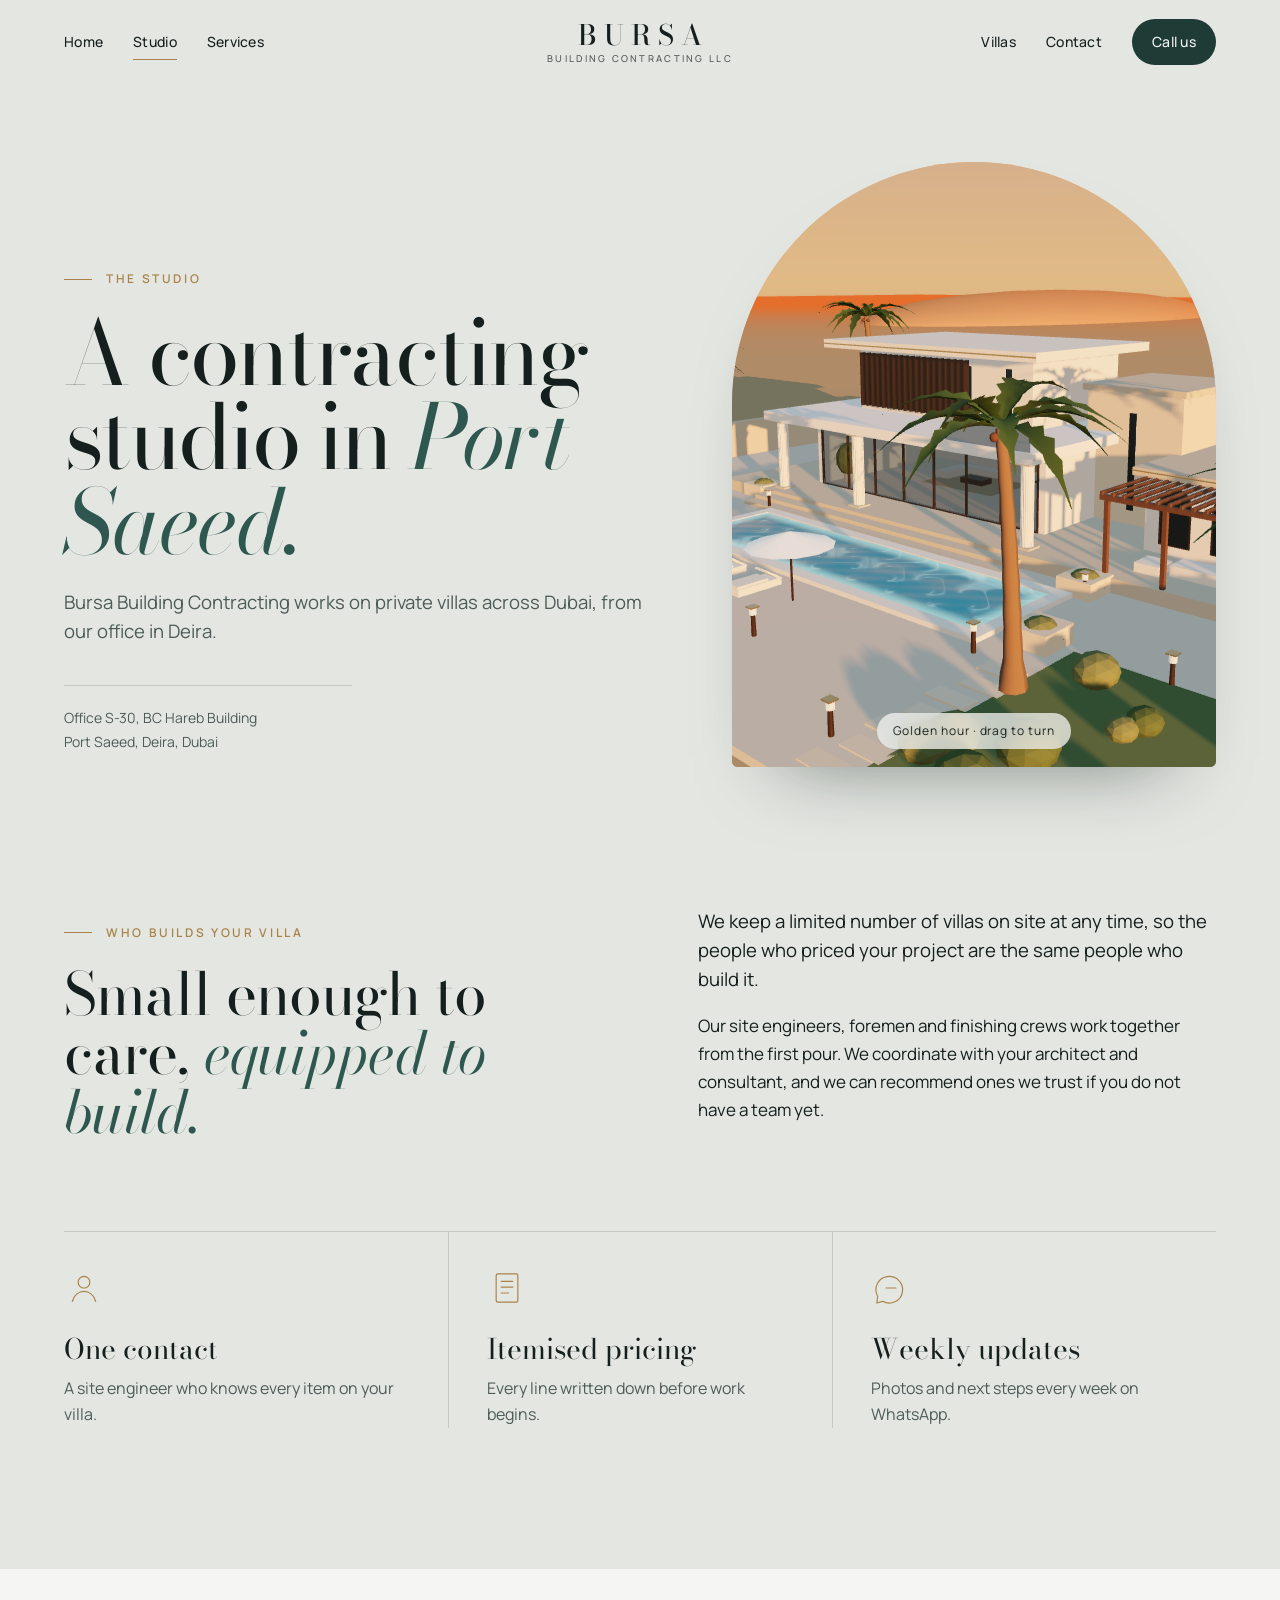
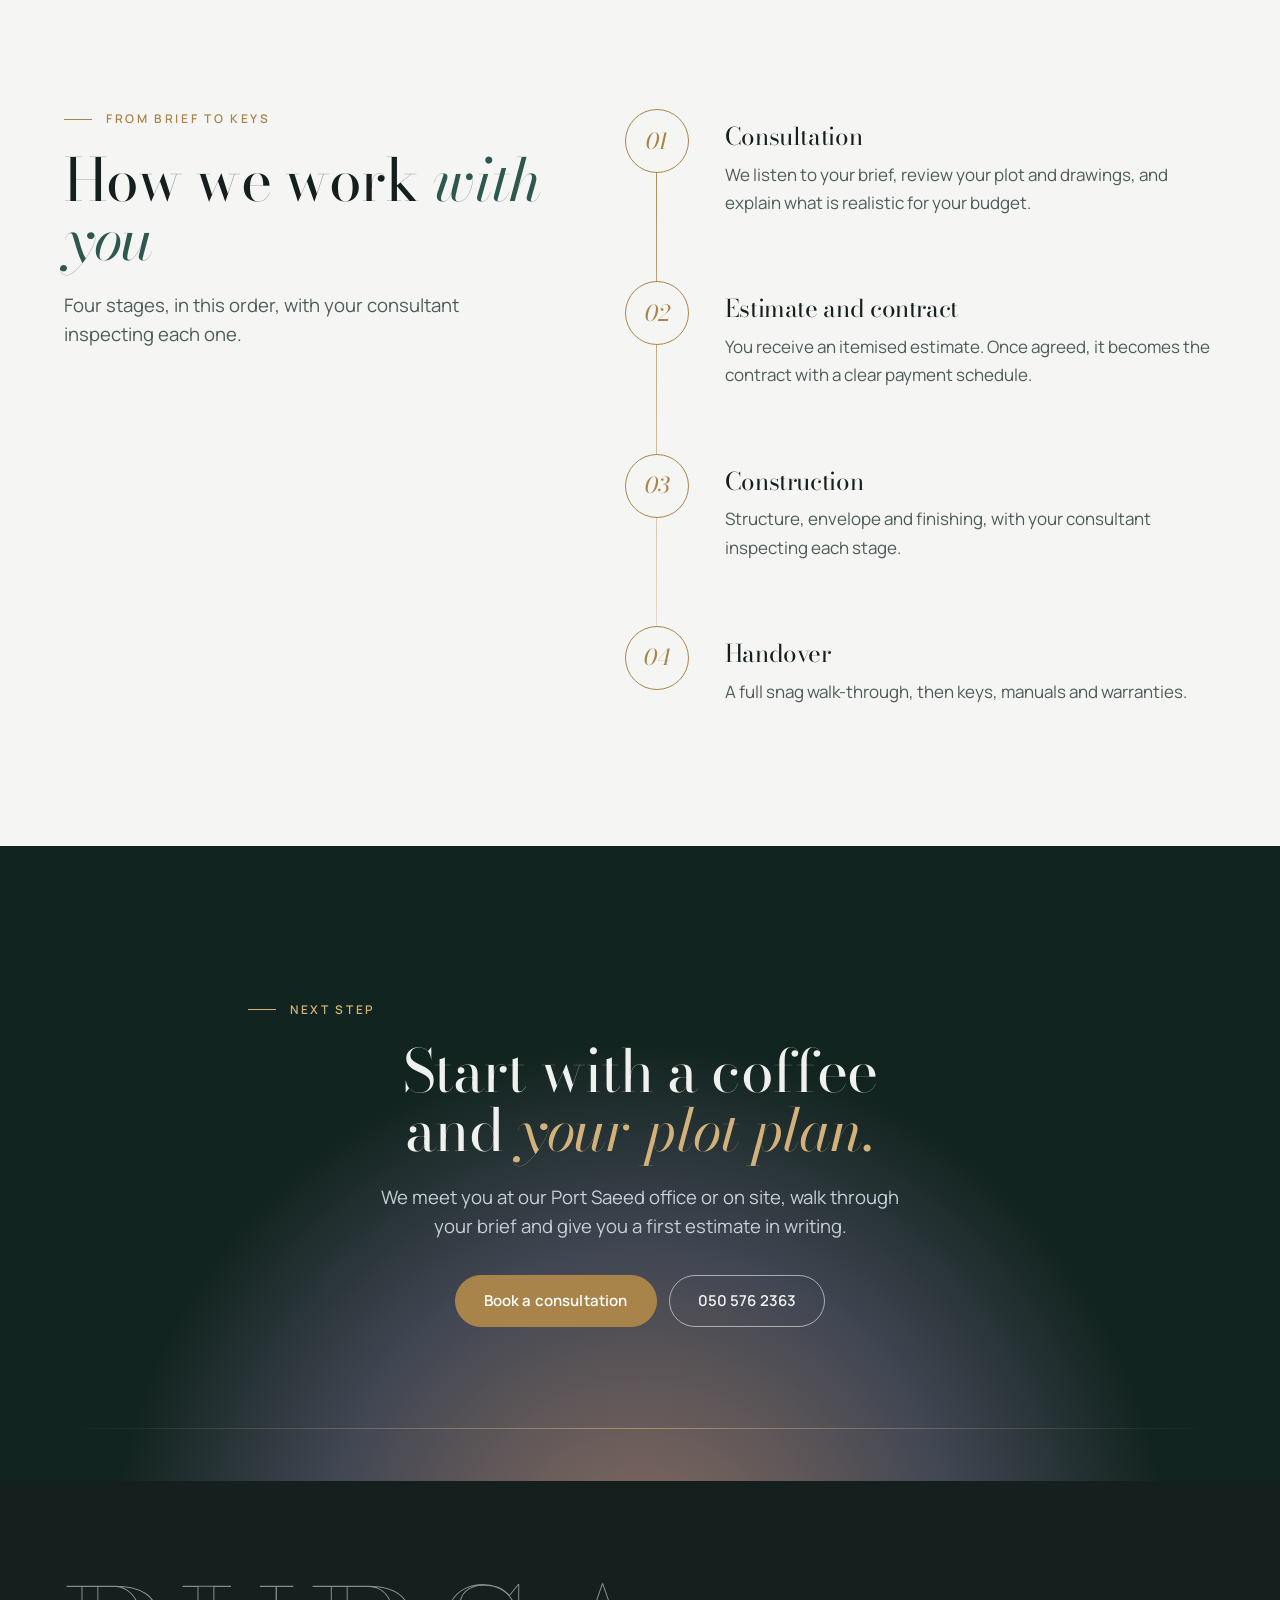
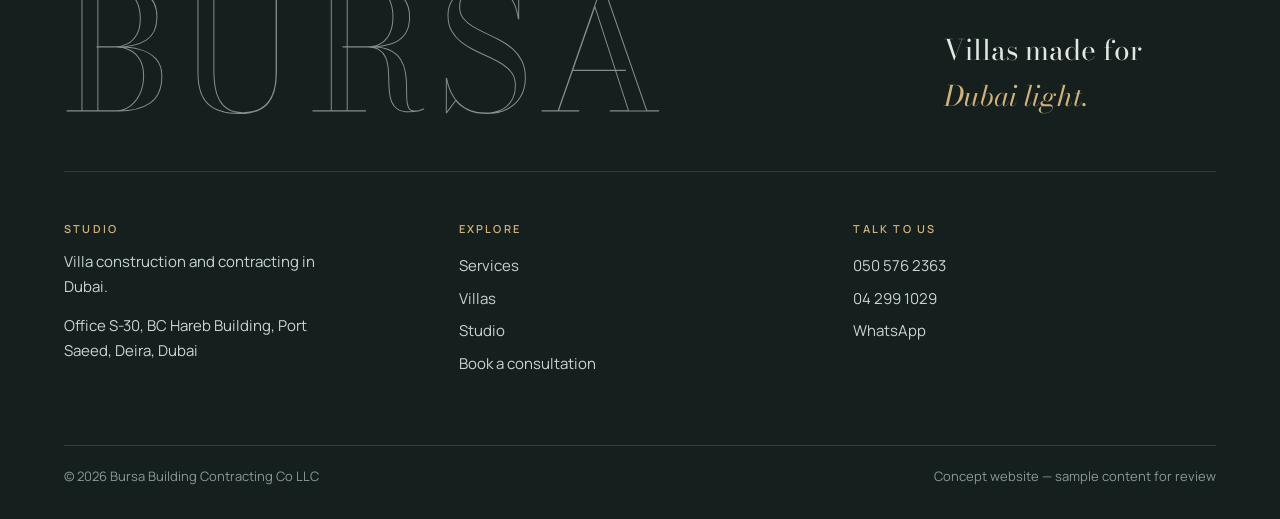
<file: about.html>
<!doctype html>
<html lang="en">
<head>
<meta charset="utf-8">
<meta name="viewport" content="width=device-width, initial-scale=1, viewport-fit=cover">
<title>Studio | Bursa Building Contracting</title>
<meta name="description" content="Who we are and how we work.">
<meta name="theme-color" content="#1F3B36">
<meta property="og:title" content="Studio | Bursa Building Contracting">
<meta property="og:description" content="Who we are and how we work.">
<link rel="icon" href="favicon.svg" type="image/svg+xml">
<link rel="preconnect" href="https://fonts.googleapis.com">
<link rel="preconnect" href="https://fonts.gstatic.com" crossorigin>
<link href="https://fonts.googleapis.com/css2?family=Bodoni+Moda:ital,opsz,wght@0,6..96,400..700;1,6..96,400..700&family=Manrope:wght@400;500;600;700&display=swap" rel="stylesheet">
<link rel="stylesheet" href="assets/css/style.css">
<script>(function(d){d.classList.add('js');try{var rm=window.matchMedia('(prefers-reduced-motion: reduce)').matches;if(!rm&&!sessionStorage.getItem('bv-intro')){d.classList.add('show-loader');sessionStorage.setItem('bv-intro','1');}}catch(e){}})(document.documentElement);</script>
</head>
<body class="page-about">
<div class="loader" aria-hidden="true">
  <svg viewBox="0 0 240 150" class="loader-art">
    <path class="ld-sun" d="M64 104 A56 56 0 0 1 176 104"/>
    <path class="ld-hz" d="M20 104 H220"/>
    <path class="ld-villa" d="M52 104 V84 H86 V66 H150 V84 H172 V104 M80 66 H158 M48 84 H178 M100 104 V88 H140 V104"/>
  </svg>
  <span class="ld-word">BURSA</span>
</div>
<a class="skip" href="#main">Skip to content</a>
<header class="hdr" data-header>
  <div class="wrap">
    <nav class="side" aria-label="Main"><a href="index.html">Home</a><a href="about.html" aria-current="page">Studio</a><a href="services.html">Services</a></nav>
    <a class="logo" href="index.html" aria-label="Bursa Building Contracting home"><b>BURSA</b><small>Building Contracting LLC</small></a>
    <nav class="side right" aria-label="Secondary"><a href="projects.html">Villas</a><a href="contact.html">Contact</a><a class="pill" href="tel:+971505762363">Call us</a></nav>
    <button class="menu-btn" data-menu-toggle aria-expanded="false" aria-controls="mnav"><span class="mb-lines" aria-hidden="true"></span><span class="mb-text">Menu</span></button>
  </div>
  <nav class="mnav" id="mnav" data-menu aria-label="Mobile"><a href="index.html">Home</a><a href="about.html" aria-current="page">Studio</a><a href="services.html">Services</a><a href="projects.html">Villas</a><a href="contact.html">Contact</a><a class="tel" href="tel:+971505762363">050 576 2363</a></nav>
</header>
<main id="main">
<section class="phead phead-split"><div class="wrap">
  <div class="ph-text">
    <p class="eyebrow">The studio</p>
    <h1>A contracting studio in <em>Port Saeed.</em></h1>
    <p class="lede">Bursa Building Contracting works on private villas across Dubai, from our office in Deira.</p>
    <p class="ph-meta">Office S-30, BC Hareb Building<br>Port Saeed, Deira, Dubai</p>
  </div>
  <div class="frame arch-frame"><canvas data-scene="mini" data-preset="0.36" data-view="three-quarter" role="img" aria-label="A 3D villa at golden hour"></canvas><div class="fallback" aria-hidden="true"><svg class="ill " viewBox="0 0 800 600" preserveAspectRatio="xMidYMid slice" aria-hidden="true" focusable="false"><defs><linearGradient id="fa-sky" x1="0" y1="0" x2="0" y2="1"><stop offset="0" stop-color="#6F8FAE"/><stop offset=".62" stop-color="#E3B98B"/><stop offset="1" stop-color="#F7D9A6"/></linearGradient><linearGradient id="fa-gr" x1="0" y1="0" x2="0" y2="1"><stop offset="0" stop-color="#DDBE90"/><stop offset="1" stop-color="#B9966A"/></linearGradient><linearGradient id="fa-gl" x1="0" y1="0" x2="0" y2="1"><stop offset="0" stop-color="#3A4048"/><stop offset="1" stop-color="#9A7A6A"/></linearGradient><linearGradient id="fa-far" x1="0" y1="0" x2="0" y2="1"><stop offset="0" stop-color="#D7A982"/><stop offset="1" stop-color="#C4946E"/></linearGradient><linearGradient id="fa-pool" x1="0" y1="0" x2="0" y2="1"><stop offset="0" stop-color="#79BFC4"/><stop offset="1" stop-color="#2D6F86"/></linearGradient><linearGradient id="fa-warm" x1="0" y1="0" x2="0" y2="1"><stop offset="0" stop-color="#FFE3AE"/><stop offset="1" stop-color="#EE9F52"/></linearGradient><linearGradient id="fa-trunk" x1="0" y1="0" x2="1" y2="0"><stop offset="0" stop-color="#7A5E43"/><stop offset="1" stop-color="#5B3E2A"/></linearGradient><radialGradient id="fa-halo"><stop offset="0" stop-color="#FFB866" stop-opacity="0.75"/><stop offset="1" stop-color="#FFB866" stop-opacity="0"/></radialGradient><radialGradient id="fa-glow"><stop offset="0" stop-color="#FFC77E" stop-opacity=".85"/><stop offset=".4" stop-color="#FFB25E" stop-opacity=".3"/><stop offset="1" stop-color="#FFB25E" stop-opacity="0"/></radialGradient><radialGradient id="fa-cyan"><stop offset="0" stop-color="#6FE6FF" stop-opacity=".7"/><stop offset="1" stop-color="#2AD1FF" stop-opacity="0"/></radialGradient></defs><g class="ly ly-sky" style="--d:0.15"><rect x="-60" y="-60" width="920" height="472" fill="url(#fa-sky)"/><circle cx="660" cy="338" r="187.0" fill="url(#fa-halo)"/><circle class="sun" cx="660" cy="338" r="34" fill="#FFD58E"/><g class="stars" fill="#F4EEDD" style="opacity:0"><circle cx="498.3" cy="238.9" r="0.6"/><circle cx="672.3" cy="249.9" r="0.8"/><circle cx="519.2" cy="290.1" r="0.6"/><circle cx="297.4" cy="279.6" r="1.3"/><circle cx="435" cy="184.8" r="0.6"/><circle cx="584.9" cy="131.4" r="0.8"/><circle cx="733.1" cy="246.6" r="0.8"/><circle cx="609.5" cy="23.2" r="1.3"/><circle cx="101.4" cy="0.6" r="0.6"/><circle cx="167.6" cy="69.4" r="0.8"/><circle cx="697.9" cy="93.2" r="0.8"/><circle cx="431.4" cy="218.3" r="0.8"/><circle cx="145.3" cy="311.9" r="0.8"/><circle cx="773.3" cy="287.8" r="1"/><circle cx="17.3" cy="133.6" r="0.8"/><circle cx="211" cy="106.9" r="0.6"/><circle cx="476.8" cy="227.9" r="0.6"/><circle cx="248" cy="263.6" r="1.3"/><circle cx="557.1" cy="59.5" r="1.3"/><circle cx="563.7" cy="18.4" r="0.6"/><circle cx="759.4" cy="115.2" r="1.3"/><circle cx="14.5" cy="253.7" r="1"/><circle cx="301.1" cy="270.9" r="1.3"/><circle cx="37.4" cy="58.3" r="0.8"/><circle cx="95.2" cy="79.2" r="1.3"/><circle cx="275.5" cy="114.2" r="1"/><circle cx="620.5" cy="34.8" r="1"/><circle cx="687.8" cy="11.8" r="0.6"/><circle cx="166.8" cy="165.1" r="1"/><circle cx="734.5" cy="109.5" r="0.6"/><circle cx="250" cy="102" r="0.8"/><circle cx="639" cy="201.8" r="1"/><circle cx="797.4" cy="52" r="0.6"/><circle cx="64.8" cy="193.4" r="1.3"/><circle cx="25.5" cy="238.5" r="1"/><circle cx="661" cy="146.7" r="1.3"/><circle cx="116.5" cy="315.3" r="0.6"/><circle cx="641.3" cy="107.6" r="0.8"/><circle cx="104.5" cy="235.6" r="0.8"/><circle cx="504.3" cy="253.7" r="0.6"/><circle cx="135.1" cy="120.1" r="0.6"/><circle cx="675.8" cy="94.9" r="1.3"/><circle cx="737.6" cy="199.8" r="0.8"/><circle cx="780.8" cy="146" r="1.3"/><circle cx="551.1" cy="102.3" r="1"/><circle cx="232.8" cy="130" r="0.8"/><circle cx="90" cy="264.7" r="0.8"/><circle cx="501.6" cy="160.8" r="1"/><circle cx="144.1" cy="158.4" r="1"/><circle cx="50.5" cy="256" r="1"/><circle cx="555.7" cy="213.8" r="1"/><circle cx="290.7" cy="226.8" r="1"/><circle cx="668.2" cy="85.3" r="1"/><circle cx="765.5" cy="109.5" r="0.8"/><circle cx="464.5" cy="3.7" r="1"/><circle cx="260.7" cy="88.1" r="1"/><circle cx="653.3" cy="208.5" r="1"/><circle cx="278.3" cy="207.4" r="1.3"/><circle cx="280" cy="271.4" r="1.3"/><circle cx="780.9" cy="308" r="0.8"/><circle cx="423.5" cy="53.5" r="1"/><circle cx="749.9" cy="153.7" r="0.6"/><circle cx="575.7" cy="235.2" r="0.8"/><circle cx="493.4" cy="301.5" r="1.3"/><circle cx="242.1" cy="178.1" r="1"/><circle cx="576.3" cy="8.9" r="0.8"/><circle cx="469.2" cy="201" r="0.8"/><circle cx="175.2" cy="220.9" r="0.6"/><circle cx="789.2" cy="315.5" r="0.8"/><circle cx="43.3" cy="43" r="1"/></g></g><g class="ly ly-far" style="--d:0.35"><path d="M-60 386 C120 358 260 388 420 370 S700 352 860 380 V412 H-60Z" fill="url(#fa-far)" opacity=".75"/><g fill="#C4946E" opacity=".35"><rect x="-20" y="376" width="26" height="18"/><rect x="26" y="376" width="30" height="18"/><rect x="72" y="380" width="26" height="14"/><rect x="164" y="372" width="26" height="22"/><rect x="210" y="368" width="18" height="26"/><rect x="256" y="368" width="18" height="26"/><rect x="302" y="376" width="30" height="18"/><rect x="348" y="372" width="18" height="22"/><rect x="394" y="372" width="26" height="22"/><rect x="440" y="372" width="26" height="22"/><rect x="486" y="380" width="30" height="14"/><rect x="532" y="368" width="26" height="26"/><rect x="578" y="380" width="30" height="14"/><rect x="624" y="368" width="26" height="26"/><rect x="670" y="380" width="26" height="14"/><rect x="716" y="368" width="30" height="26"/><rect x="762" y="372" width="30" height="22"/><rect x="808" y="372" width="26" height="22"/></g></g><g class="ly ly-ground" style="--d:0.5"><rect x="-60" y="392" width="920" height="268" fill="url(#fa-gr)"/><path d="M90 438 H720 l-120 22 H-30 Z" fill="#5B3E2A" opacity="0.28600000000000003"/></g><g class="ly ly-villa" style="--d:0.7"><path d="M300 300 l12 -6.6000000000000005 v130 l-12 6.6 z" fill="#F2C795"/><rect x="90" y="300" width="210" height="130" fill="#F7DDB6"/><rect x="90" y="300" width="210" height="26" fill="#5B3E2A" opacity="0.22"/><rect x="118" y="318" width="70" height="96" fill="url(#fa-gl)"/><g fill="#2B2622" opacity=".55"></g><path d="M130.6 318 h15.4 l-11.2 96 h-15.4 z" fill="#F6C08A" opacity=".22"/><g fill="#8C6E46"><rect x="206" y="316" width="2.6" height="98"/><rect x="214" y="316" width="2.6" height="98"/><rect x="222" y="316" width="2.6" height="98"/><rect x="230" y="316" width="2.6" height="98"/><rect x="238" y="316" width="2.6" height="98"/><rect x="246" y="316" width="2.6" height="98"/><rect x="254" y="316" width="2.6" height="98"/><rect x="262" y="316" width="2.6" height="98"/><rect x="270" y="316" width="2.6" height="98"/></g><rect x="78" y="290" width="236" height="10" fill="#F6E2C2"/><rect x="78" y="298.4" width="236" height="1.6" fill="#8A6F55" opacity=".55"/><rect x="78" y="292" width="236" height="1.4" fill="#A9844A"/><path d="M720 290 l12 -6.6000000000000005 v140 l-12 6.6 z" fill="#F2C795"/><rect x="480" y="290" width="240" height="140" fill="#F7DDB6"/><rect x="480" y="290" width="240" height="26" fill="#5B3E2A" opacity="0.22"/><path d="M506 414 V337.2 A19.2 19.2 0 0 1 544.5 337.2 V414 Z" fill="url(#fa-gl)"/><path d="M556.5 414 V337.2 A19.2 19.2 0 0 1 595 337.2 V414 Z" fill="url(#fa-gl)"/><path d="M607 414 V337.2 A19.2 19.2 0 0 1 645.5 337.2 V414 Z" fill="url(#fa-gl)"/><path d="M657.5 414 V337.2 A19.2 19.2 0 0 1 696 337.2 V414 Z" fill="url(#fa-gl)"/><rect x="468" y="280" width="266" height="10" fill="#F6E2C2"/><rect x="468" y="288.4" width="266" height="1.6" fill="#8A6F55" opacity=".55"/><rect x="468" y="282" width="266" height="1.4" fill="#A9844A"/><rect x="300" y="370" width="180" height="60" fill="#C2A68E"/><rect x="300" y="370" width="180" height="26" fill="#5B3E2A" opacity="0.22"/><path d="M360 430 V392 A30 30 0 0 1 420 392 V430Z" fill="url(#fa-gl)"/><rect x="296" y="362" width="188" height="8" fill="#F6E2C2"/><rect x="296" y="368.4" width="188" height="1.6" fill="#8A6F55" opacity=".55"/><g class="palm"><path d="M395.5 372 L395.4 355.7 L395.3 339.7 L395.2 323.9 L395.2 308.5 L395.2 293.3 L395.3 278.5 L395.4 263.9 L395.5 249.7 L395.7 235.8 L396 222.1 L390 221.9 L389.3 235.5 L388.6 249.5 L387.9 263.8 L387.3 278.3 L386.7 293.2 L386.2 308.3 L385.7 323.8 L385.2 339.5 L384.8 355.6 L384.5 372 Z" fill="url(#fa-trunk)"/><path d="M395.3 339.7 L385.2 339.5" stroke="#5B3E2A" stroke-width=".8" opacity=".35"/><path d="M395.2 323.9 L385.7 323.8" stroke="#5B3E2A" stroke-width=".8" opacity=".35"/><path d="M395.2 308.5 L386.2 308.3" stroke="#5B3E2A" stroke-width=".8" opacity=".35"/><path d="M395.2 293.3 L386.7 293.2" stroke="#5B3E2A" stroke-width=".8" opacity=".35"/><path d="M395.3 278.5 L387.3 278.3" stroke="#5B3E2A" stroke-width=".8" opacity=".35"/><path d="M395.4 263.9 L387.9 263.8" stroke="#5B3E2A" stroke-width=".8" opacity=".35"/><path d="M395.5 249.7 L388.6 249.5" stroke="#5B3E2A" stroke-width=".8" opacity=".35"/><path d="M395.7 235.8 L389.3 235.5" stroke="#5B3E2A" stroke-width=".8" opacity=".35"/><g class="crown" style="transform-origin:393px 222px"><path d="M393 222 L389.2 220.6 L386.4 217 L382.8 218 L379.2 213.1 L375.7 217.4 L370.9 212.4 L368.5 219 L363 215.5 L361.8 223 L356.6 221.9 L356 228.7 L352.2 230.5 L350.9 235.7 L351.6 236.6 L356.7 236.4 L359 233.2 L364.5 235.5 L365.5 230.5 L370.5 234.6 L371.2 228.2 L375.1 232.5 L376.6 225.8 L379.5 228.9 L382.4 223.4 L385.2 224.3 L389 221.7 Z" fill="#3A5A3E"/><path d="M393 222 L389.7 219.7 L387.3 215.3 L383 215.1 L380.3 209.3 L375.5 212.6 L371.6 206.7 L367.5 212.8 L362.5 208.3 L359.9 215.7 L354.7 214 L353.1 220.8 L349 222.3 L347.2 227.5 L347.9 228.4 L352.9 228.6 L355.5 225.6 L360.7 228.6 L362.3 223.7 L366.5 228.6 L368.4 222.3 L371.3 227.3 L374.5 221 L376.8 224.7 L381.3 220.2 L384.3 222 L389.2 220.7 Z" fill="#2B4530"/><path d="M393 222 L391 218.5 L391.3 214 L388.2 212.5 L389.2 206.8 L384.2 208.2 L384.3 201.7 L378.9 206.1 L377 200.6 L373.2 207.1 L370 204.4 L368.7 210.8 L366.1 211.4 L365.7 215.7 L366.3 216.6 L369.6 218 L370.5 215.8 L372.8 219.9 L373.3 215.5 L373.6 220.9 L375.9 215.2 L374.9 220.1 L379.5 215.1 L378.9 218.8 L384.4 216.3 L385.6 218.8 L390.1 219.2 Z" fill="#3A5A3E"/><path d="M393 222 L393.1 218 L395.9 214.9 L394.5 212.6 L399.3 209.7 L395.3 208.4 L400.7 205.5 L394.7 205.3 L398.9 201.9 L391.5 203.4 L388.3 200.3 L385.3 209.4 L384.6 211.1 L387.4 213.5 L388.5 214 L391.1 214.6 L388.6 213.6 L384.6 215.6 L384.9 208.5 L379.9 210 L385.5 208 L380.6 210 L387 209.9 L383.7 212.1 L389.2 213.3 L388.6 215.8 L392 218.1 Z" fill="#2B4530"/><path d="M393 222 L395.7 219 L400.3 218 L401.5 215.3 L407.3 217.3 L406.6 213.6 L411.5 218.2 L410.2 213.4 L412.7 219.1 L412.7 213.8 L413.1 218.3 L415.4 214.3 L416.2 216.5 L419.5 215.3 L420.1 214.4 L419.8 210.1 L417.3 209.3 L416 202.8 L412.6 205.4 L408.5 198.9 L406.7 204.5 L400.9 200.5 L401.4 207 L396.2 206.1 L397.5 211.8 L394.3 213.7 L394.8 218.4 Z" fill="#3A5A3E"/><path d="M393 222 L396.8 220.7 L401.5 222.1 L404.3 220.3 L408.7 224.8 L410.8 221.1 L413.8 227.4 L416.5 222.4 L418.2 228.6 L422.2 223.7 L423.6 228.5 L428.5 225.3 L430.9 228.2 L435.8 227.9 L436.4 226.9 L434.8 221.9 L430.9 220.6 L429.4 213.8 L424.5 215.6 L422 208.3 L417.2 212.8 L413.3 206.8 L409.7 212.7 L405 209.5 L402.5 215.2 L398.4 215.3 L396.3 219.7 Z" fill="#2B4530"/><path d="M393 222 L397 221.8 L401 224.4 L404 223.4 L407.1 228.9 L410.2 225.9 L411.9 232.7 L416.1 228.5 L417 235 L422.3 231.1 L423.5 236.2 L429.3 234 L431.8 237.4 L437.1 237.9 L437.8 237 L436.3 231.6 L432.3 229.6 L431.5 222.6 L426 223.5 L424.7 215.9 L418.9 219.3 L416.4 212.6 L411.3 217.5 L407.6 213.2 L403.7 218.1 L399.9 217.1 L396.8 220.7 Z" fill="#3A5A3E"/><path d="M393 222 L389 222.1 L384.3 220 L380.3 222.5 L374.2 219.6 L371.4 225.4 L364 222.9 L362.8 230.7 L355.2 229.8 L355 238.3 L348.4 239.9 L348.1 248.1 L343.3 252.3 L341.7 259.4 L342.6 260.1 L349 257 L352 251.7 L359.6 251 L360.7 244.6 L368.2 245.8 L368.4 238.4 L374.9 240.4 L375.3 232.8 L380.3 234.2 L382 227.6 L385.9 227.2 L389.2 223.3 Z" fill="#2B4530"/><circle cx="390" cy="226" r="2.55" fill="#7A5E43"/><circle cx="396" cy="227" r="2.21" fill="#5B3E2A"/></g></g><rect x="70" y="430" width="680" height="10" fill="#C2A68E"/><rect x="70" y="430" width="680" height="1.4" fill="#8A6F55" opacity=".5"/></g><g class="ly ly-pool" style="--d:0.8"><rect x="192" y="452" width="416" height="6" fill="#F6E2C2"/><rect x="200" y="458" width="400" height="22" fill="url(#fa-pool)"/><g class="shimmer" stroke="#E8FBFF" stroke-linecap="round" stroke-width="1.4" opacity=".55"><path d="M220 463 h32"/><path d="M277.1 469 h23.2"/><path d="M334.3 475 h31.9"/><path d="M391.4 463 h28.1"/><path d="M448.6 469 h22.1"/><path d="M505.7 475 h17.1"/><path d="M562.9 463 h27.1"/></g><rect x="192" y="480" width="416" height="5" fill="#C2A68E"/></g><g class="ly ly-palms" style="--d:1.15"><g class="palm"><path d="M46.5 452.2 L46.9 431.5 L47.6 411.3 L48.5 391.4 L49.7 371.9 L51.2 352.7 L52.9 334 L54.9 315.6 L57.1 297.6 L59.6 279.9 L62.4 262.6 L55.6 261.4 L52.2 278.7 L49 296.3 L46.1 314.4 L43.5 332.9 L41.2 351.8 L39.1 371 L37.3 390.6 L35.8 410.6 L34.5 431 L33.5 451.8 Z" fill="url(#fa-trunk)"/><path d="M47.6 411.3 L35.8 410.6" stroke="#5B3E2A" stroke-width=".8" opacity=".35"/><path d="M48.5 391.4 L37.3 390.6" stroke="#5B3E2A" stroke-width=".8" opacity=".35"/><path d="M49.7 371.9 L39.1 371" stroke="#5B3E2A" stroke-width=".8" opacity=".35"/><path d="M51.2 352.7 L41.2 351.8" stroke="#5B3E2A" stroke-width=".8" opacity=".35"/><path d="M52.9 334 L43.5 332.9" stroke="#5B3E2A" stroke-width=".8" opacity=".35"/><path d="M54.9 315.6 L46.1 314.4" stroke="#5B3E2A" stroke-width=".8" opacity=".35"/><path d="M57.1 297.6 L49 296.3" stroke="#5B3E2A" stroke-width=".8" opacity=".35"/><path d="M59.6 279.9 L52.2 278.7" stroke="#5B3E2A" stroke-width=".8" opacity=".35"/><g class="crown" style="transform-origin:59px 262px"><path d="M59 262 L55.2 260.7 L50.7 256.5 L45.5 257.7 L39.9 252.1 L35 257.4 L28.1 252 L24.6 260.2 L16.8 256.6 L14.7 266 L7.5 265.5 L5.9 274.3 L0.4 277.3 L-2 284.4 L-1.2 285.4 L5.9 284.1 L9.6 279.4 L17.4 281.2 L19.4 274.7 L26.7 278.8 L28.3 270.8 L34.2 275.4 L36.7 267.2 L41.3 270.6 L45.3 264 L49.8 265.1 L54.9 262 Z" fill="#3A5A3E"/><path d="M59 262 L55.6 259.8 L51.6 254.2 L45.6 253.7 L41 246.8 L34.5 250.7 L28.5 243.8 L22.9 251.2 L15.6 246.4 L11.7 255.4 L4.4 254.1 L1.6 262.7 L-4.3 265.3 L-7.4 272.3 L-6.6 273.4 L0.5 272.6 L4.7 268.2 L12.1 271 L15 264.8 L21.3 270 L24.4 262.4 L29.2 268.1 L33.7 260.6 L37.7 265.1 L43.8 259.8 L48.5 262.2 L55.1 261 Z" fill="#2B4530"/><path d="M59 262 L57 258.5 L56.6 252.6 L52.4 250.4 L52.7 243.1 L46.4 244.6 L45.4 236.7 L38.9 242 L35.5 235.5 L31.1 243.4 L26.4 240.5 L24.8 248.2 L21.1 249.4 L20.2 254.8 L20.9 255.9 L25.6 256.9 L27.3 254 L31.1 258.5 L32 253.3 L33.5 259.7 L36.2 252.9 L35.9 259 L41.3 253.1 L41.4 257.8 L48.1 255 L50.2 258.4 L55.9 259.4 Z" fill="#3A5A3E"/><path d="M59 262 L59.2 257.9 L62.4 253.7 L60.7 250.5 L66.2 246.6 L61.3 244.8 L67.6 240.9 L60.4 240.6 L64.6 235.9 L55.2 238.4 L48.4 237 L49.7 246.4 L48.6 247.9 L51.8 250.7 L53.1 251.1 L56.7 251.2 L54.8 250.1 L54.1 254.7 L49.3 246.4 L43.4 247.7 L49.7 244.4 L44.1 246.9 L51.6 246.8 L47.9 249.7 L54.4 251.4 L53.8 254.8 L57.9 258.1 Z" fill="#2B4530"/><path d="M59 262 L61.9 259.1 L67.8 257.4 L69.9 253.6 L76.9 255.8 L76.8 250.9 L82.7 256.4 L82 250.4 L84.8 257.1 L86 250.7 L86.7 256 L90.5 251.6 L92 254.5 L96.8 253.9 L97.6 252.8 L96.8 247.3 L93.1 245.9 L91.5 238.1 L86.7 240.9 L81.9 233.1 L78.6 239.6 L71.6 234.8 L71.1 242.8 L64.5 242 L65.2 249.4 L60.9 252.1 L60.8 258.4 Z" fill="#3A5A3E"/><path d="M59 262 L62.9 261 L69.3 262.3 L73.6 259.9 L79.5 265.2 L83.1 260.8 L87.4 268.3 L91.9 262.5 L94.7 270.1 L100.7 264.7 L103.3 270.8 L110.3 267.9 L114.2 272 L121.1 272.5 L121.9 271.4 L119 264.7 L113.4 262.4 L110.9 253.9 L103.9 255.4 L100.2 246.5 L93.3 251.4 L88 244 L82.3 250.9 L76 247 L71.8 253.9 L66 254.2 L62.4 259.7 Z" fill="#2B4530"/><path d="M59 262 L63.1 262.1 L68.6 265.1 L73.3 264 L77.6 270.7 L82.6 267.4 L85.4 275.7 L91.7 271.2 L93.6 279.3 L101.2 275.4 L103.6 282.2 L111.7 280.6 L115.8 285.6 L123.2 287.3 L124.1 286.3 L121.4 278.9 L115.5 275.5 L113.6 266.5 L106 266.7 L103.6 257.2 L95.5 260.6 L91.7 252.2 L84.3 257.6 L79.2 252.2 L73.2 257.7 L67.7 256.5 L62.9 260.7 Z" fill="#3A5A3E"/><path d="M59 262 L54.9 262.2 L48 260.2 L42.2 263.6 L33.5 261 L29.1 268.4 L19 266.5 L16.4 276.6 L6.1 276.9 L4.7 288.1 L-4.5 291.5 L-6 302.5 L-12.9 309.1 L-16 319.2 L-14.9 320.1 L-6.1 314.6 L-1.2 306.6 L9 304.3 L11.5 295.3 L21.8 295.4 L23.2 285.6 L32.3 286.8 L33.9 277.1 L41.3 277.8 L44.3 269.6 L50.3 268.6 L55.2 263.5 Z" fill="#2B4530"/><path d="M59 262 L62.7 263.7 L66.7 268.9 L72.1 270 L74.1 278.2 L81 277.6 L81.6 287 L90.4 286 L90.9 295.4 L100.8 295.4 L102.5 304 L112.3 306.4 L116.4 314 L124.6 319.2 L125.7 318.4 L123.4 308.8 L117.2 302.4 L116.5 291.8 L107.9 288.6 L107.5 277.8 L97.6 277.4 L96 267.5 L86.3 269.2 L82.9 261.8 L74.6 264.3 L69.5 260.6 L63 262.4 Z" fill="#3A5A3E"/><circle cx="56" cy="266" r="3" fill="#7A5E43"/><circle cx="62" cy="267" r="2.6" fill="#5B3E2A"/></g></g><g class="palm"><path d="M770.2 449.8 L769.2 430.6 L768 411.7 L766.6 393.1 L764.9 375 L763 357.1 L760.8 339.7 L758.4 322.6 L755.7 305.8 L752.8 289.4 L749.7 273.4 L743.1 274.6 L745.7 290.6 L748 307 L750.1 323.7 L752 340.7 L753.6 358.1 L754.9 375.8 L756 393.9 L756.9 412.3 L757.5 431.1 L757.8 450.2 Z" fill="url(#fa-trunk)"/><path d="M768 411.7 L756.9 412.3" stroke="#5B3E2A" stroke-width=".8" opacity=".35"/><path d="M766.6 393.1 L756 393.9" stroke="#5B3E2A" stroke-width=".8" opacity=".35"/><path d="M764.9 375 L754.9 375.8" stroke="#5B3E2A" stroke-width=".8" opacity=".35"/><path d="M763 357.1 L753.6 358.1" stroke="#5B3E2A" stroke-width=".8" opacity=".35"/><path d="M760.8 339.7 L752 340.7" stroke="#5B3E2A" stroke-width=".8" opacity=".35"/><path d="M758.4 322.6 L750.1 323.7" stroke="#5B3E2A" stroke-width=".8" opacity=".35"/><path d="M755.7 305.8 L748 307" stroke="#5B3E2A" stroke-width=".8" opacity=".35"/><path d="M752.8 289.4 L745.7 290.6" stroke="#5B3E2A" stroke-width=".8" opacity=".35"/><g class="crown" style="transform-origin:746.4px 274px"><path d="M746.4 274 L742.6 272.7 L738.7 268.7 L734.1 269.8 L729.2 264.5 L724.8 269.4 L718.7 264.1 L715.6 271.8 L708.6 268.2 L706.9 276.9 L700.4 276.2 L699.2 284.3 L694.3 286.9 L692.3 293.3 L693.1 294.2 L699.4 293.3 L702.6 289.1 L709.6 291.2 L711.3 285.2 L717.7 289.3 L719 281.9 L724.2 286.4 L726.3 278.7 L730.3 282.1 L733.9 275.8 L737.7 276.9 L742.3 274 Z" fill="#3A5A3E"/><path d="M746.4 274 L743 271.7 L739.6 266.6 L734.2 266.2 L730.3 259.7 L724.4 263.4 L719.2 256.8 L714.2 263.8 L707.7 259.1 L704.3 267.5 L697.7 266 L695.4 274 L690.1 276.2 L687.5 282.5 L688.2 283.6 L694.7 283.2 L698.3 279.3 L704.8 282.2 L707.3 276.4 L712.8 281.5 L715.5 274.4 L719.6 279.9 L723.6 272.8 L727 277 L732.5 272 L736.5 274.2 L742.5 272.9 Z" fill="#2B4530"/><path d="M746.4 274 L744.4 270.5 L744.3 265.1 L740.5 263.2 L741 256.5 L735.2 257.9 L734.6 250.5 L728.5 255.5 L725.6 249.3 L721.5 256.7 L717.2 253.9 L715.8 261.2 L712.5 262.2 L711.8 267.2 L712.5 268.2 L716.7 269.3 L718.1 266.7 L721.4 271.1 L722.1 266.1 L723.2 272.3 L725.7 265.8 L725.1 271.5 L730.2 265.9 L730 270.3 L736.3 267.5 L738.1 270.5 L743.4 271.3 Z" fill="#3A5A3E"/><path d="M746.4 274 L746.6 270 L749.6 266.2 L748 263.3 L753.3 259.7 L748.7 258.1 L754.7 254.5 L747.9 254.3 L752.1 250 L743.5 252.1 L737.6 250.1 L737.7 259.6 L736.8 261.1 L739.8 263.7 L741 264.2 L744.3 264.4 L742.3 263.4 L740.4 267.5 L737.2 259.2 L731.6 260.6 L737.8 257.7 L732.3 260.1 L739.5 259.9 L735.9 262.6 L742.1 264.1 L741.4 267.2 L745.3 270.1 Z" fill="#2B4530"/><path d="M746.4 274 L749.2 271.1 L754.7 269.7 L756.4 266.3 L763 268.4 L762.7 263.9 L768.2 269.1 L767.3 263.5 L770 270 L770.7 263.9 L771.3 268.9 L774.5 264.6 L775.8 267.3 L780 266.4 L780.8 265.4 L780.2 260.3 L776.9 259.1 L775.5 251.8 L771.2 254.5 L766.7 247.2 L763.9 253.4 L757.3 248.8 L757.1 256.3 L751 255.4 L752 262.3 L748.1 264.7 L748.2 270.4 Z" fill="#3A5A3E"/><path d="M746.4 274 L750.3 272.9 L756 274.3 L759.8 272.1 L765.1 277.2 L768.2 273 L772 280 L775.8 274.5 L778.2 281.6 L783.5 276.4 L785.7 282 L791.9 279 L795.3 282.6 L801.4 282.9 L802.2 281.8 L799.8 275.7 L794.8 273.7 L792.7 265.8 L786.4 267.4 L783.2 259.1 L777.1 263.9 L772.2 257 L767.3 263.6 L761.6 259.9 L758 266.4 L752.9 266.6 L749.8 271.7 Z" fill="#2B4530"/><path d="M746.4 274 L750.5 274 L755.4 276.9 L759.5 275.8 L763.3 282.1 L767.7 278.9 L770 286.7 L775.6 282.2 L777.1 289.8 L783.9 285.9 L785.8 292 L793.1 290.2 L796.6 294.6 L803.3 295.9 L804.1 294.9 L801.8 288.2 L796.6 285.4 L795.1 277.1 L788.3 277.5 L786.3 268.7 L779 272.1 L775.7 264.3 L769.2 269.6 L764.6 264.5 L759.4 269.9 L754.4 268.7 L750.2 272.7 Z" fill="#3A5A3E"/><path d="M746.4 274 L742.4 274.2 L736.2 272.1 L731.1 275.2 L723.3 272.5 L719.5 279.3 L710.4 277.2 L708.3 286.4 L699 286.3 L698 296.5 L689.8 299.2 L688.7 309.2 L682.6 315 L680.1 324 L681.1 324.8 L689 320.2 L693.2 313.2 L702.5 311.5 L704.5 303.4 L713.8 303.9 L714.7 295 L722.9 296.5 L724.1 287.6 L730.6 288.5 L733.1 280.9 L738.3 280.1 L742.6 275.4 Z" fill="#2B4530"/><path d="M746.4 274 L750.1 275.7 L753.6 280.4 L758.3 281.3 L759.9 288.9 L766 288 L766.3 296.7 L774.2 295.4 L774.3 304 L783.3 303.5 L784.6 311.3 L793.4 313 L797 319.6 L804.4 324.1 L805.5 323.3 L803.6 314.7 L798.1 309.2 L797.8 299.6 L790 297 L789.9 287.1 L781 287.1 L779.8 278.1 L771 280 L768.1 273.3 L760.6 275.8 L756.2 272.6 L750.4 274.4 Z" fill="#3A5A3E"/><circle cx="743.4" cy="278" r="2.8499999999999996" fill="#7A5E43"/><circle cx="749.4" cy="279" r="2.4699999999999998" fill="#5B3E2A"/></g></g></g><g class="ly ly-fg" style="--d:1.6"><path d="M-60 548 C150 534 300 556 460 542 S760 530 860 550 V660 H-60Z" fill="#B9966A" opacity=".9"/><rect x="248.5" y="534" width="3" height="26" fill="#2B2622"/><rect x="245.5" y="523" width="9" height="11" rx="1.5" fill="#F6E6C8"/><rect x="244.5" y="521" width="11" height="2" fill="#A9844A"/><rect x="558.5" y="534" width="3" height="26" fill="#2B2622"/><rect x="555.5" y="523" width="9" height="11" rx="1.5" fill="#F6E6C8"/><rect x="554.5" y="521" width="11" height="2" fill="#A9844A"/><circle cx="-30" cy="564.9" r="15.2" fill="#6C7A4C"/><circle cx="-10.3" cy="562.9" r="18.5" fill="#6C7A4C"/><circle cx="13.7" cy="566" r="13.4" fill="#6C7A4C"/><circle cx="31.1" cy="565.8" r="13.7" fill="#4F5E3A"/><circle cx="48.9" cy="564.9" r="15.2" fill="#6C7A4C"/><circle cx="68.6" cy="566.1" r="13.2" fill="#4F5E3A"/><circle cx="85.7" cy="565.6" r="14" fill="#6C7A4C"/><circle cx="104" cy="565.3" r="14.6" fill="#4F5E3A"/><circle cx="660" cy="561.6" r="17.3" fill="#4F5E3A"/><circle cx="682.5" cy="564.3" r="12.8" fill="#6C7A4C"/><circle cx="699.1" cy="563.4" r="14.4" fill="#4F5E3A"/><circle cx="717.8" cy="562.7" r="15.5" fill="#4F5E3A"/><circle cx="737.9" cy="563.8" r="13.6" fill="#4F5E3A"/><circle cx="755.6" cy="566" r="10" fill="#4F5E3A"/><circle cx="768.6" cy="563.8" r="13.6" fill="#4F5E3A"/><circle cx="786.2" cy="565.5" r="10.9" fill="#6C7A4C"/><circle cx="800.4" cy="565.6" r="10.7" fill="#4F5E3A"/><circle cx="814.4" cy="565" r="11.7" fill="#6C7A4C"/><circle cx="829.6" cy="562.5" r="15.8" fill="#4F5E3A"/></g><rect class="ov ov-golden" x="-60" y="-60" width="920" height="720" fill="#F0A45C"/><rect class="ov ov-dusk" x="-60" y="-60" width="920" height="720" fill="#6E5E96"/><rect class="ov ov-night" x="-60" y="-60" width="920" height="720" fill="#151B3A"/><g class="ly ly-lights lights" style="--d:.7;--l0:0.12"><rect x="118" y="318" width="70" height="96" fill="url(#fa-warm)"/><ellipse cx="153" cy="422" rx="49" ry="62.8" fill="url(#fa-glow)" opacity=".7"/><path d="M506 414 V337.2 A19.2 19.2 0 0 1 544.5 337.2 V414 Z" fill="url(#fa-warm)"/><path d="M556.5 414 V337.2 A19.2 19.2 0 0 1 595 337.2 V414 Z" fill="url(#fa-warm)"/><path d="M607 414 V337.2 A19.2 19.2 0 0 1 645.5 337.2 V414 Z" fill="url(#fa-warm)"/><path d="M657.5 414 V337.2 A19.2 19.2 0 0 1 696 337.2 V414 Z" fill="url(#fa-warm)"/><path d="M360 430 V392 A30 30 0 0 1 420 392 V430Z" fill="url(#fa-warm)"/><ellipse cx="390" cy="342" rx="18.7" ry="51.0" fill="url(#fa-glow)" opacity=".6"/><ellipse cx="400" cy="469" rx="240" ry="30.8" fill="url(#fa-cyan)"/><ellipse cx="40" cy="422" rx="22" ry="60" fill="url(#fa-glow)" opacity=".6"/><ellipse cx="764" cy="420" rx="20.9" ry="57.0" fill="url(#fa-glow)" opacity=".6"/><circle cx="250" cy="529" r="26" fill="url(#fa-glow)"/><rect x="245.5" y="523" width="9" height="11" rx="1.5" fill="#FFE7B8"/><circle cx="560" cy="529" r="26" fill="url(#fa-glow)"/><rect x="555.5" y="523" width="9" height="11" rx="1.5" fill="#FFE7B8"/></g></svg></div><p class="frame-cap">Golden hour · drag to turn</p></div>
</div></section>

<section class="sec"><div class="wrap intro">
  <div><p class="eyebrow">Who builds your villa</p><h2>Small enough to care, <em>equipped to build.</em></h2></div>
  <div>
    <p class="lede">We keep a limited number of villas on site at any time, so the people who priced your project are the same people who build it.</p>
    <p>Our site engineers, foremen and finishing crews work together from the first pour. We coordinate with your architect and consultant, and we can recommend ones we trust if you do not have a team yet.</p>
  </div>
</div>
<div class="wrap"><div class="facts">
  <div><svg viewBox="0 0 48 48" aria-hidden="true"><circle cx="24" cy="17" r="7"/><path d="M10 40c2-8 8-12 14-12s12 4 14 12"/></svg><b>One contact</b><p>A site engineer who knows every item on your villa.</p></div>
  <div><svg viewBox="0 0 48 48" aria-hidden="true"><rect x="11" y="7" width="26" height="34" rx="2"/><path d="M17 16h14M17 23h14M17 30h9"/></svg><b>Itemised pricing</b><p>Every line written down before work begins.</p></div>
  <div><svg viewBox="0 0 48 48" aria-hidden="true"><path d="M8 34a16 16 0 1 1 6 6l-7 2z"/><path d="M18 24h12"/></svg><b>Weekly updates</b><p>Photos and next steps every week on WhatsApp.</p></div>
</div></div></section>

<section class="sec chalk"><div class="wrap process">
  <div class="sec-head sticky-head"><p class="eyebrow">From brief to keys</p><h2>How we work <em>with you</em></h2><p class="lede">Four stages, in this order, with your consultant inspecting each one.</p></div>
  <ol class="steps">
    <li><span class="step-n">01</span><div><h3>Consultation</h3><p>We listen to your brief, review your plot and drawings, and explain what is realistic for your budget.</p></div></li>
    <li><span class="step-n">02</span><div><h3>Estimate and contract</h3><p>You receive an itemised estimate. Once agreed, it becomes the contract with a clear payment schedule.</p></div></li>
    <li><span class="step-n">03</span><div><h3>Construction</h3><p>Structure, envelope and finishing, with your consultant inspecting each stage.</p></div></li>
    <li><span class="step-n">04</span><div><h3>Handover</h3><p>A full snag walk-through, then keys, manuals and warranties.</p></div></li>
  </ol>
</div></section>
<section class="sec cta-band"><div class="wrap">
  <p class="eyebrow">Next step</p>
  <h2>Start with a coffee and <em>your plot plan.</em></h2>
  <p class="lede">We meet you at our Port Saeed office or on site, walk through your brief and give you a first estimate in writing.</p>
  <div class="btns"><a class="btn solid" href="contact.html">Book a consultation</a><a class="btn line" href="tel:+971505762363">050 576 2363</a></div>
</div></section>
</main>
<footer class="ftr"><div class="wrap">
  <div class="ftr-top">
    <div class="big" aria-hidden="true">BURSA</div>
    <p class="ftr-tag">Villas made for <em>Dubai light.</em></p>
  </div>
  <div class="cols">
    <div><h2 class="ftr-h">Studio</h2><p>Villa construction and contracting in Dubai.</p><p>Office S-30, BC Hareb Building, Port Saeed, Deira, Dubai</p></div>
    <nav aria-label="Footer"><h2 class="ftr-h">Explore</h2><a href="services.html">Services</a><a href="projects.html">Villas</a><a href="about.html">Studio</a><a href="contact.html">Book a consultation</a></nav>
    <nav aria-label="Phone"><h2 class="ftr-h">Talk to us</h2><a href="tel:+971505762363">050 576 2363</a><a href="tel:+97142991029">04 299 1029</a><a href="https://wa.me/971505762363" target="_blank" rel="noopener">WhatsApp</a></nav>
  </div>
  <div class="fine"><span>© <span data-year></span> Bursa Building Contracting Co LLC</span><span>Concept website — sample content for review</span></div>
</div></footer>
<script src="assets/js/vendor/three.min.js"></script>
<script src="assets/js/scene.js"></script>
<script src="assets/js/main.js"></script>
</body>
</html>
</file>
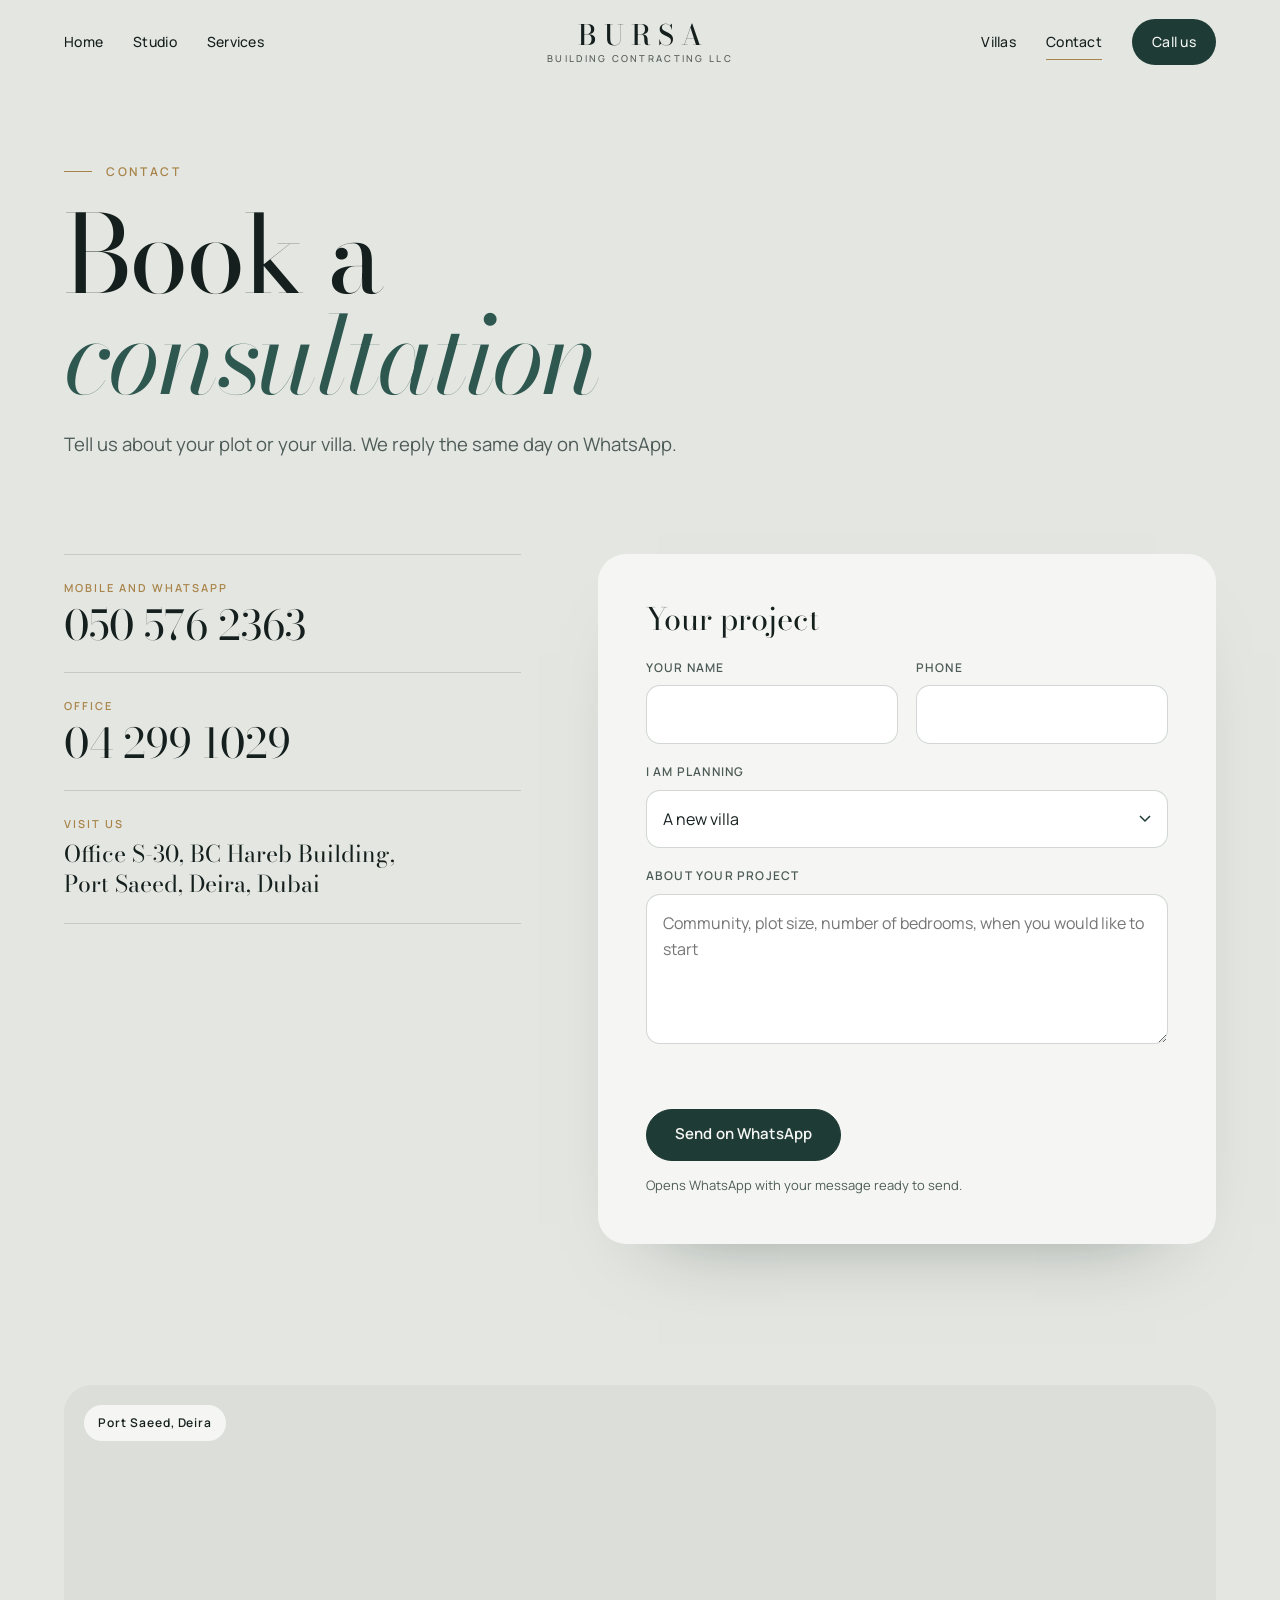
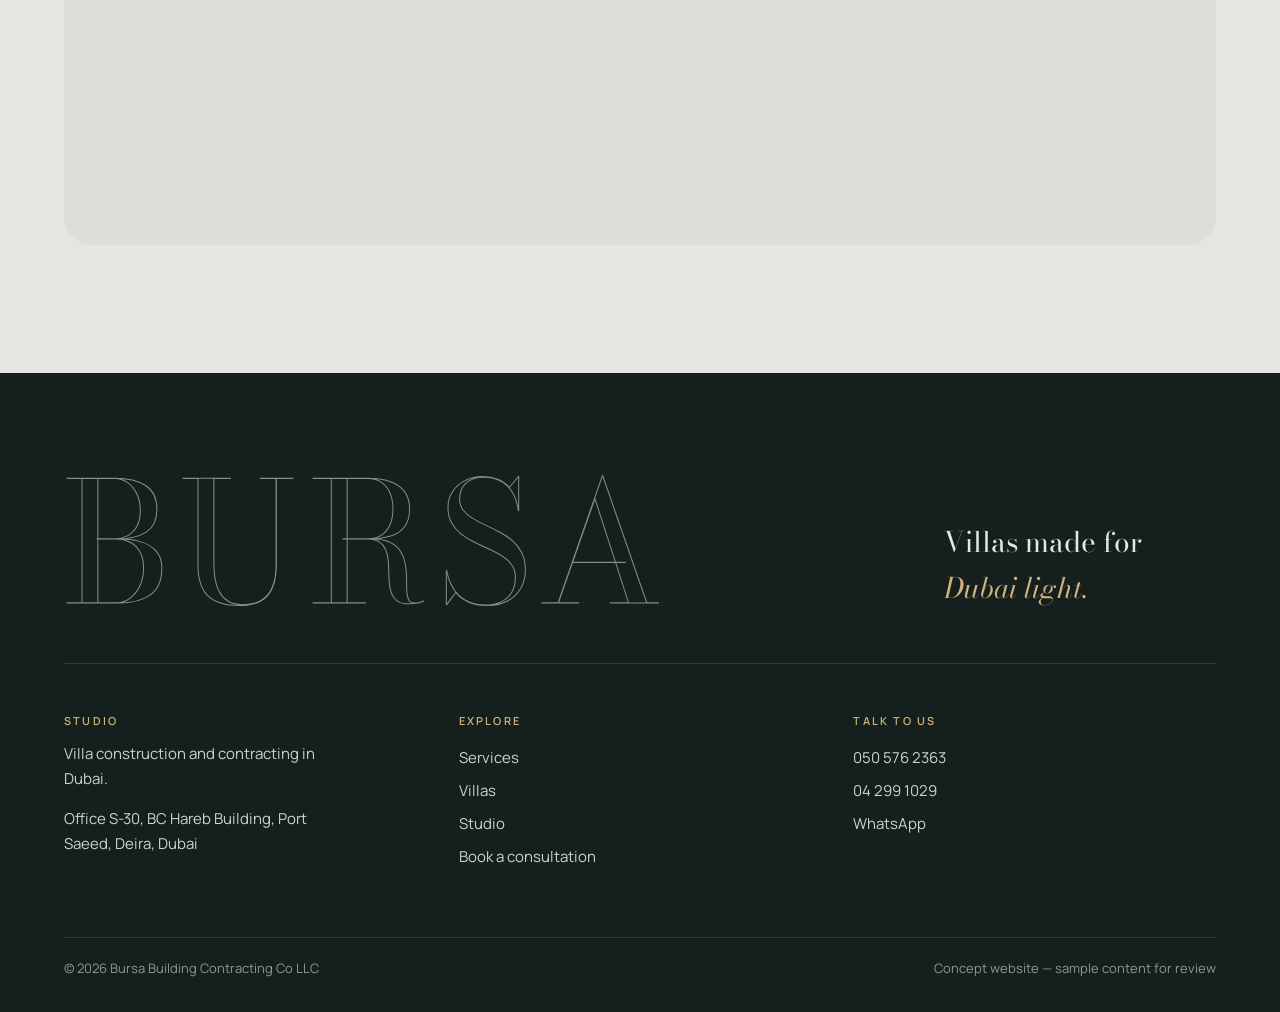
<file: contact.html>
<!doctype html>
<html lang="en">
<head>
<meta charset="utf-8">
<meta name="viewport" content="width=device-width, initial-scale=1, viewport-fit=cover">
<title>Book a consultation | Bursa Building Contracting</title>
<meta name="description" content="Contact Bursa Building Contracting in Port Saeed, Deira.">
<meta name="theme-color" content="#1F3B36">
<meta property="og:title" content="Book a consultation | Bursa Building Contracting">
<meta property="og:description" content="Contact Bursa Building Contracting in Port Saeed, Deira.">
<link rel="icon" href="favicon.svg" type="image/svg+xml">
<link rel="preconnect" href="https://fonts.googleapis.com">
<link rel="preconnect" href="https://fonts.gstatic.com" crossorigin>
<link href="https://fonts.googleapis.com/css2?family=Bodoni+Moda:ital,opsz,wght@0,6..96,400..700;1,6..96,400..700&family=Manrope:wght@400;500;600;700&display=swap" rel="stylesheet">
<link rel="stylesheet" href="assets/css/style.css">
<script>(function(d){d.classList.add('js');try{var rm=window.matchMedia('(prefers-reduced-motion: reduce)').matches;if(!rm&&!sessionStorage.getItem('bv-intro')){d.classList.add('show-loader');sessionStorage.setItem('bv-intro','1');}}catch(e){}})(document.documentElement);</script>
</head>
<body class="page-contact">
<div class="loader" aria-hidden="true">
  <svg viewBox="0 0 240 150" class="loader-art">
    <path class="ld-sun" d="M64 104 A56 56 0 0 1 176 104"/>
    <path class="ld-hz" d="M20 104 H220"/>
    <path class="ld-villa" d="M52 104 V84 H86 V66 H150 V84 H172 V104 M80 66 H158 M48 84 H178 M100 104 V88 H140 V104"/>
  </svg>
  <span class="ld-word">BURSA</span>
</div>
<a class="skip" href="#main">Skip to content</a>
<header class="hdr" data-header>
  <div class="wrap">
    <nav class="side" aria-label="Main"><a href="index.html">Home</a><a href="about.html">Studio</a><a href="services.html">Services</a></nav>
    <a class="logo" href="index.html" aria-label="Bursa Building Contracting home"><b>BURSA</b><small>Building Contracting LLC</small></a>
    <nav class="side right" aria-label="Secondary"><a href="projects.html">Villas</a><a href="contact.html" aria-current="page">Contact</a><a class="pill" href="tel:+971505762363">Call us</a></nav>
    <button class="menu-btn" data-menu-toggle aria-expanded="false" aria-controls="mnav"><span class="mb-lines" aria-hidden="true"></span><span class="mb-text">Menu</span></button>
  </div>
  <nav class="mnav" id="mnav" data-menu aria-label="Mobile"><a href="index.html">Home</a><a href="about.html">Studio</a><a href="services.html">Services</a><a href="projects.html">Villas</a><a href="contact.html" aria-current="page">Contact</a><a class="tel" href="tel:+971505762363">050 576 2363</a></nav>
</header>
<main id="main">
<section class="phead phead-contact"><div class="wrap">
  <p class="eyebrow">Contact</p>
  <h1>Book a <em>consultation</em></h1>
  <p class="lede">Tell us about your plot or your villa. We reply the same day on WhatsApp.</p>
</div></section>
<section class="sec contact-sec"><div class="wrap contact-grid">
  <div class="reach">
    <div class="reach-item"><p class="reach-k">Mobile and WhatsApp</p><a href="tel:+971505762363">050 576 2363</a></div>
    <div class="reach-item"><p class="reach-k">Office</p><a href="tel:+97142991029">04 299 1029</a></div>
    <div class="reach-item"><p class="reach-k">Visit us</p><p class="reach-addr">Office S-30, BC Hareb Building, Port Saeed, Deira, Dubai</p></div>
  </div>
  <form class="form" data-contact-form data-whatsapp="971505762363" novalidate>
    <p class="form-title">Your project</p>
    <div class="two">
      <div class="field"><label for="name">Your name</label><input id="name" name="name" autocomplete="name" required></div>
      <div class="field"><label for="phone">Phone</label><input id="phone" name="phone" type="tel" autocomplete="tel" required></div>
    </div>
    <div class="field"><label for="project">I am planning</label><select id="project" name="project"><option>A new villa</option><option>An extension</option><option>A renovation</option><option>A pool or garden</option></select></div>
    <div class="field"><label for="message">About your project</label><textarea id="message" name="message" required placeholder="Community, plot size, number of bedrooms, when you would like to start"></textarea></div>
    <p class="form-status" data-form-status role="status" aria-live="polite"></p>
    <div class="form-foot"><button class="btn solid" type="submit">Send on WhatsApp</button><p class="form-note">Opens WhatsApp with your message ready to send.</p></div>
  </form>
</div></section>
<section class="map-sec"><div class="wrap"><div class="map-frame"><iframe class="map" title="Map of Port Saeed, Deira" loading="lazy" referrerpolicy="no-referrer-when-downgrade" src="https://www.google.com/maps?q=Port+Saeed+Deira+Dubai&output=embed"></iframe><p class="map-cap">Port Saeed, Deira</p></div></div></section>
</main>
<footer class="ftr"><div class="wrap">
  <div class="ftr-top">
    <div class="big" aria-hidden="true">BURSA</div>
    <p class="ftr-tag">Villas made for <em>Dubai light.</em></p>
  </div>
  <div class="cols">
    <div><h2 class="ftr-h">Studio</h2><p>Villa construction and contracting in Dubai.</p><p>Office S-30, BC Hareb Building, Port Saeed, Deira, Dubai</p></div>
    <nav aria-label="Footer"><h2 class="ftr-h">Explore</h2><a href="services.html">Services</a><a href="projects.html">Villas</a><a href="about.html">Studio</a><a href="contact.html">Book a consultation</a></nav>
    <nav aria-label="Phone"><h2 class="ftr-h">Talk to us</h2><a href="tel:+971505762363">050 576 2363</a><a href="tel:+97142991029">04 299 1029</a><a href="https://wa.me/971505762363" target="_blank" rel="noopener">WhatsApp</a></nav>
  </div>
  <div class="fine"><span>© <span data-year></span> Bursa Building Contracting Co LLC</span><span>Concept website — sample content for review</span></div>
</div></footer>
<script src="assets/js/main.js"></script>
</body>
</html>
</file>
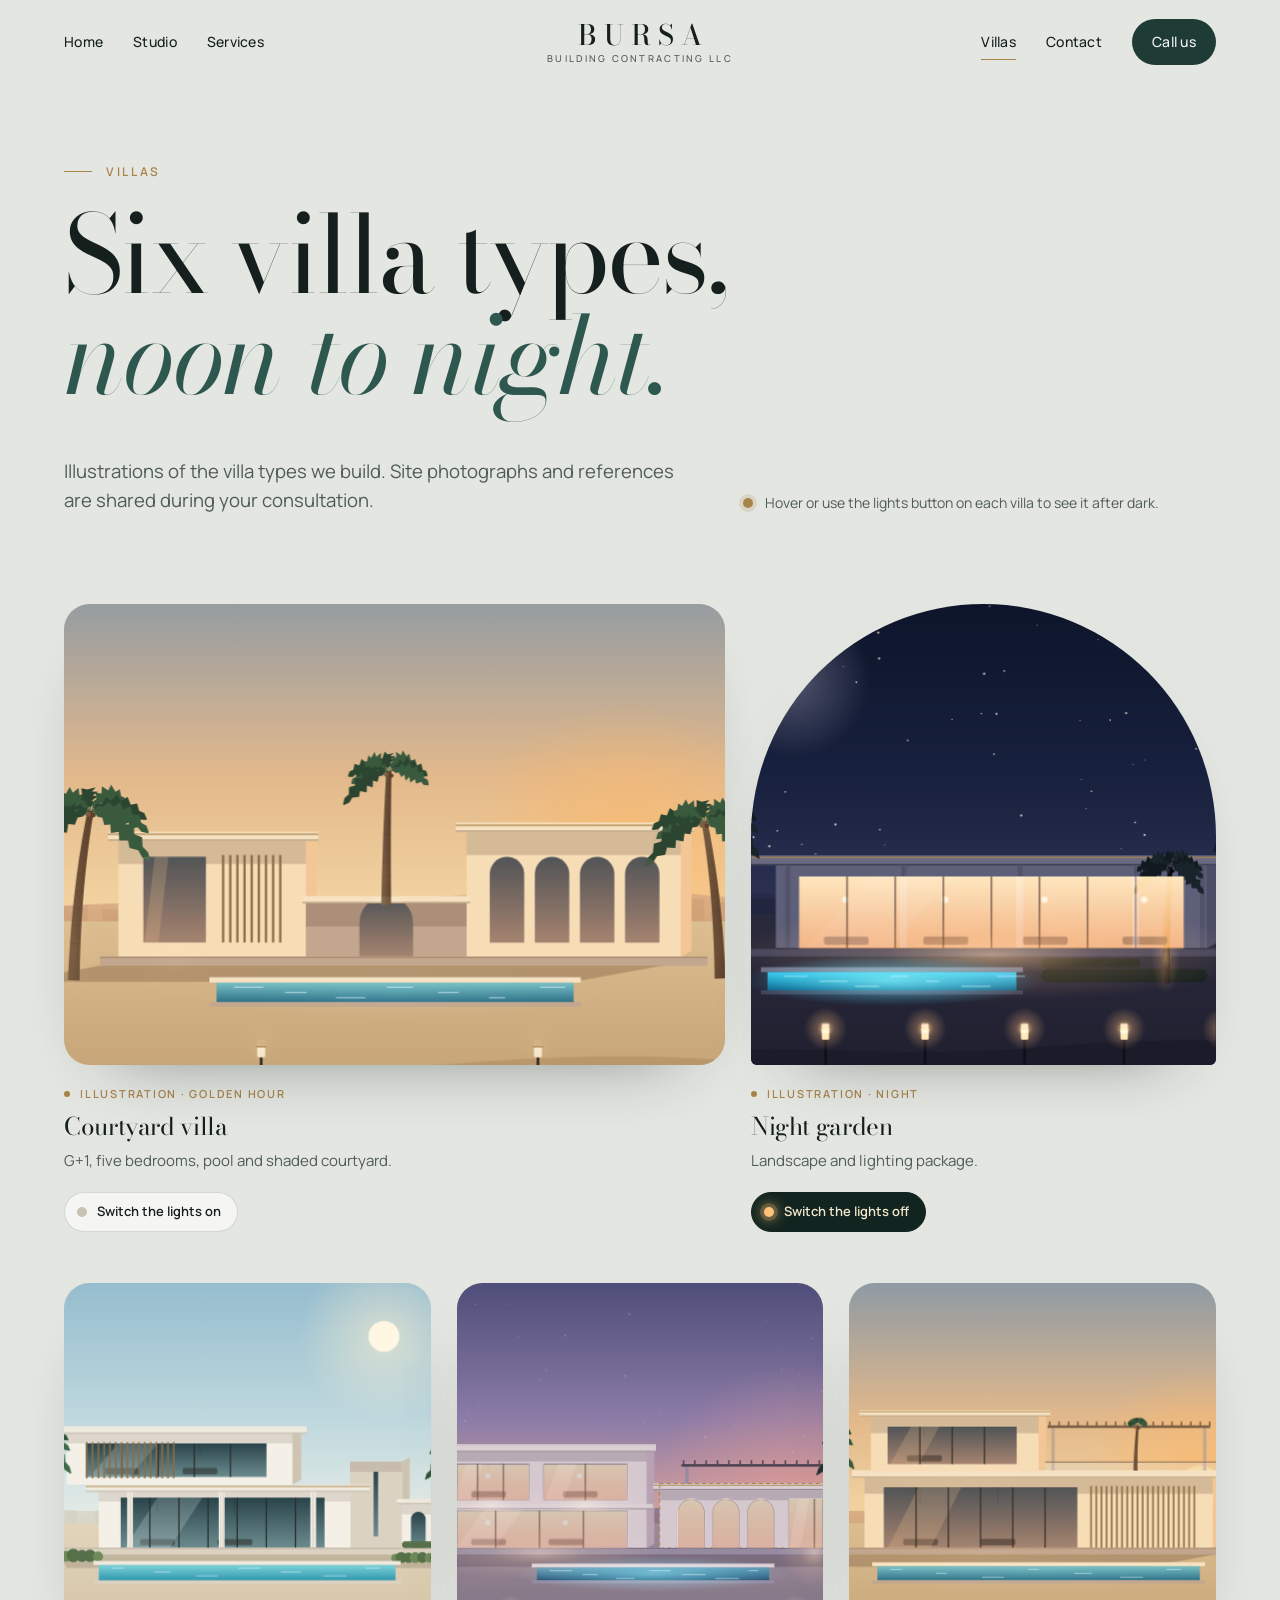
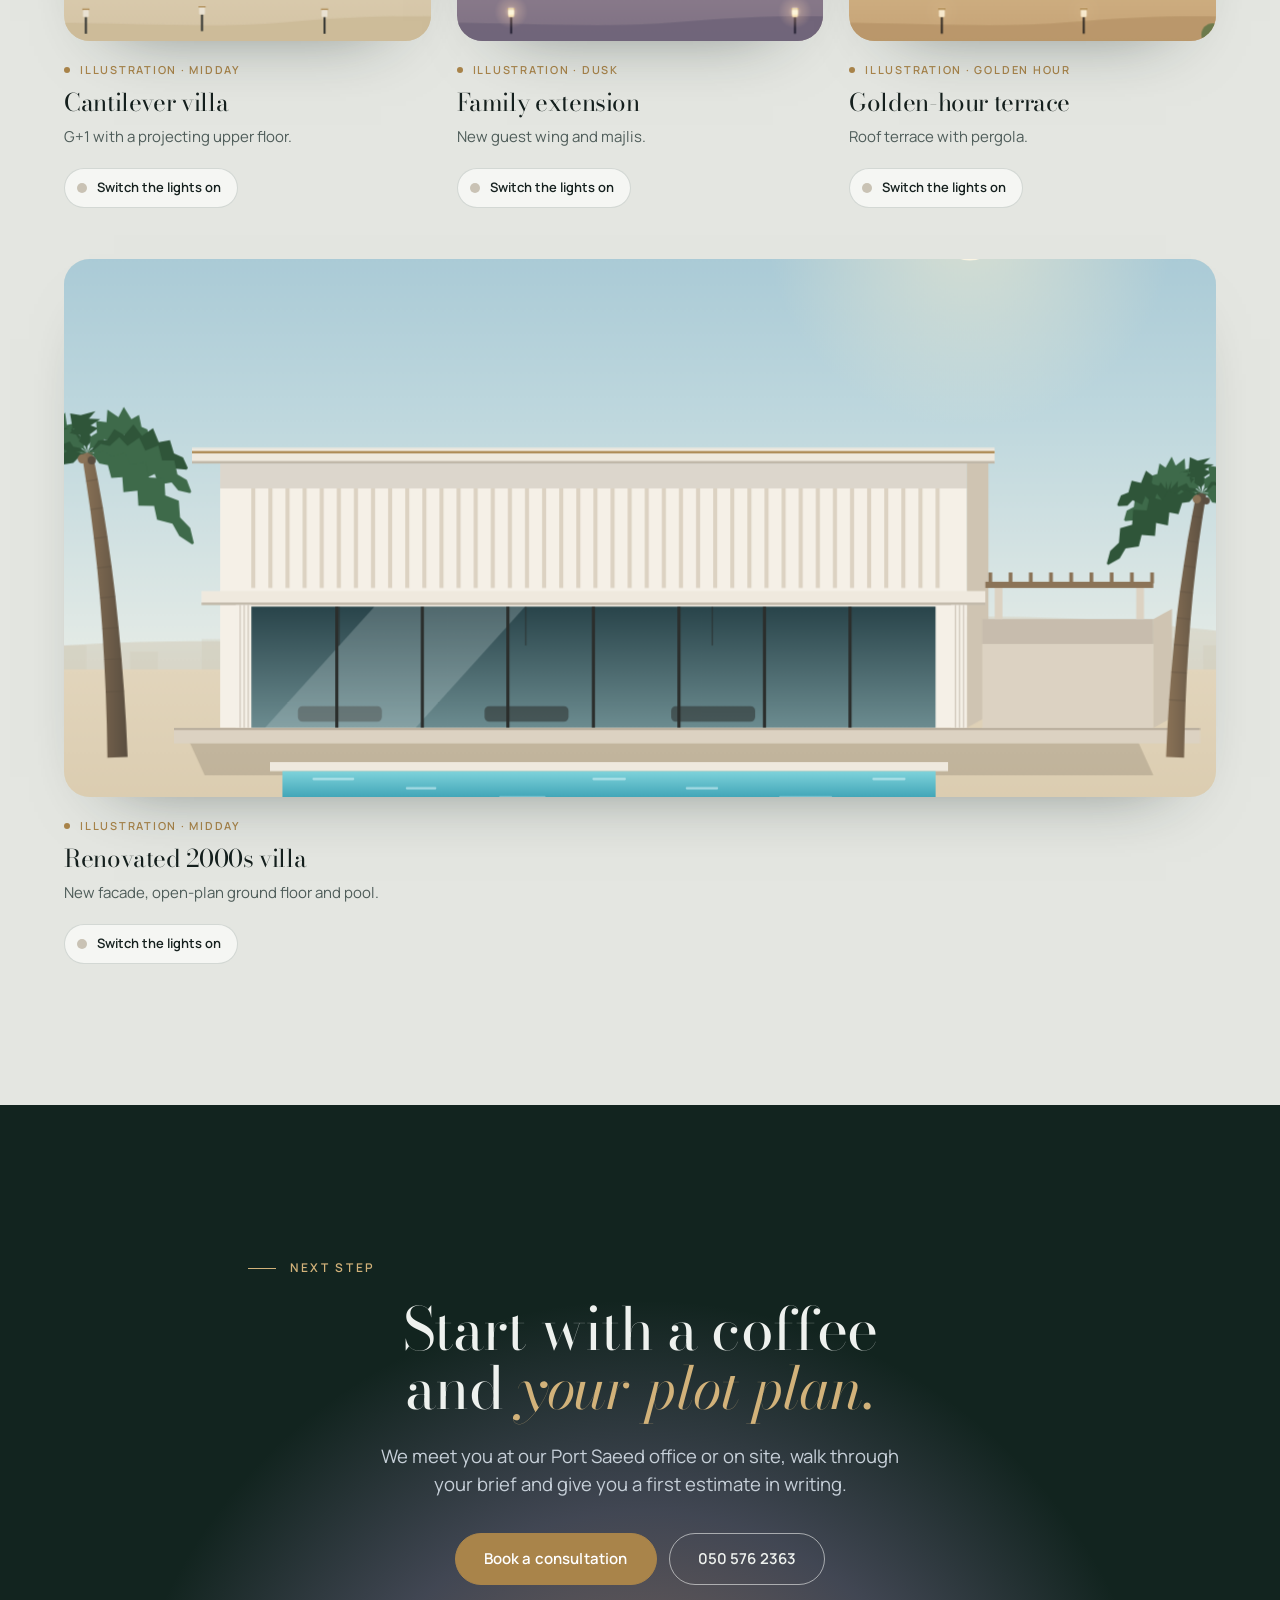
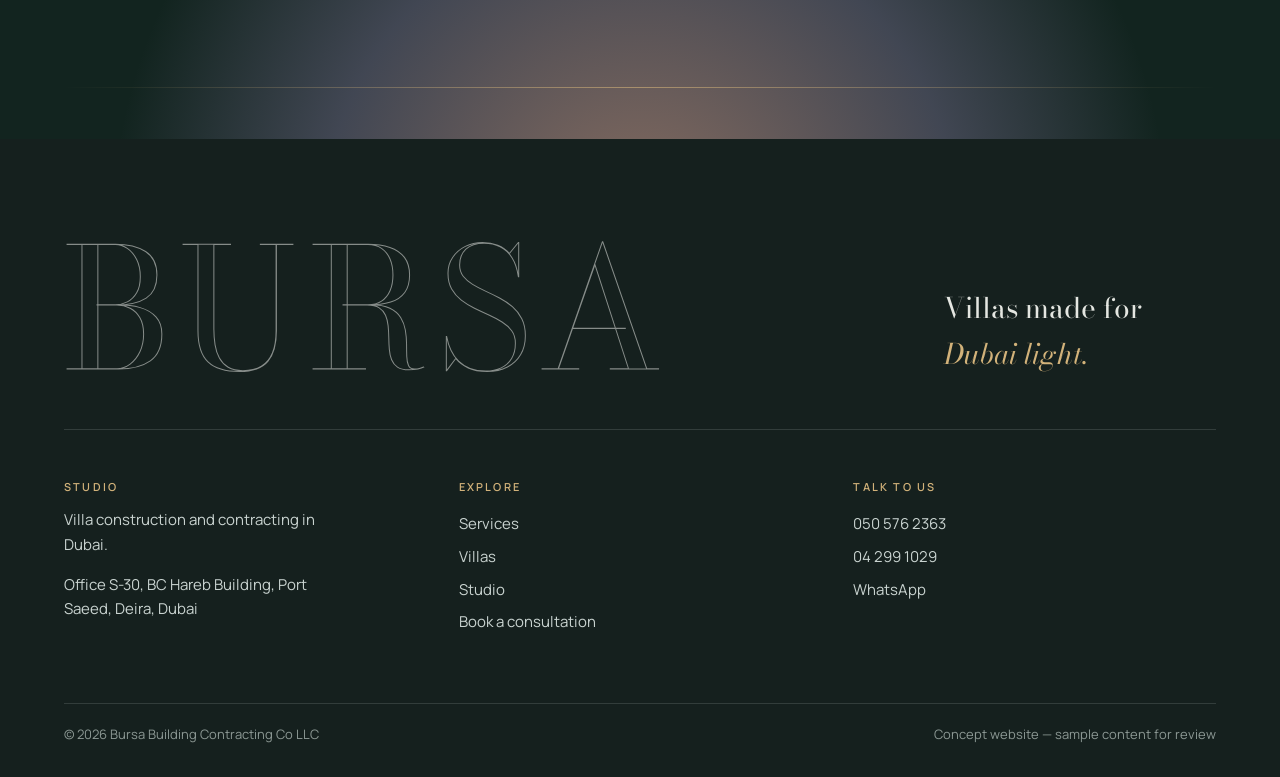
<file: projects.html>
<!doctype html>
<html lang="en">
<head>
<meta charset="utf-8">
<meta name="viewport" content="width=device-width, initial-scale=1, viewport-fit=cover">
<title>Villas | Bursa Building Contracting</title>
<meta name="description" content="Illustrated villa types by Bursa Building Contracting.">
<meta name="theme-color" content="#1F3B36">
<meta property="og:title" content="Villas | Bursa Building Contracting">
<meta property="og:description" content="Illustrated villa types by Bursa Building Contracting.">
<link rel="icon" href="favicon.svg" type="image/svg+xml">
<link rel="preconnect" href="https://fonts.googleapis.com">
<link rel="preconnect" href="https://fonts.gstatic.com" crossorigin>
<link href="https://fonts.googleapis.com/css2?family=Bodoni+Moda:ital,opsz,wght@0,6..96,400..700;1,6..96,400..700&family=Manrope:wght@400;500;600;700&display=swap" rel="stylesheet">
<link rel="stylesheet" href="assets/css/style.css">
<script>(function(d){d.classList.add('js');try{var rm=window.matchMedia('(prefers-reduced-motion: reduce)').matches;if(!rm&&!sessionStorage.getItem('bv-intro')){d.classList.add('show-loader');sessionStorage.setItem('bv-intro','1');}}catch(e){}})(document.documentElement);</script>
</head>
<body class="page-projects">
<div class="loader" aria-hidden="true">
  <svg viewBox="0 0 240 150" class="loader-art">
    <path class="ld-sun" d="M64 104 A56 56 0 0 1 176 104"/>
    <path class="ld-hz" d="M20 104 H220"/>
    <path class="ld-villa" d="M52 104 V84 H86 V66 H150 V84 H172 V104 M80 66 H158 M48 84 H178 M100 104 V88 H140 V104"/>
  </svg>
  <span class="ld-word">BURSA</span>
</div>
<a class="skip" href="#main">Skip to content</a>
<header class="hdr" data-header>
  <div class="wrap">
    <nav class="side" aria-label="Main"><a href="index.html">Home</a><a href="about.html">Studio</a><a href="services.html">Services</a></nav>
    <a class="logo" href="index.html" aria-label="Bursa Building Contracting home"><b>BURSA</b><small>Building Contracting LLC</small></a>
    <nav class="side right" aria-label="Secondary"><a href="projects.html" aria-current="page">Villas</a><a href="contact.html">Contact</a><a class="pill" href="tel:+971505762363">Call us</a></nav>
    <button class="menu-btn" data-menu-toggle aria-expanded="false" aria-controls="mnav"><span class="mb-lines" aria-hidden="true"></span><span class="mb-text">Menu</span></button>
  </div>
  <nav class="mnav" id="mnav" data-menu aria-label="Mobile"><a href="index.html">Home</a><a href="about.html">Studio</a><a href="services.html">Services</a><a href="projects.html" aria-current="page">Villas</a><a href="contact.html">Contact</a><a class="tel" href="tel:+971505762363">050 576 2363</a></nav>
</header>
<main id="main">
<section class="phead phead-type"><div class="wrap">
  <p class="eyebrow">Villas</p>
  <h1>Six villa types, <em>noon to night.</em></h1>
  <div class="ph-row">
    <p class="lede">Illustrations of the villa types we build. Site photographs and references are shared during your consultation.</p>
    <p class="ph-hint"><span class="bulb" aria-hidden="true"></span>Hover or use the lights button on each villa to see it after dark.</p>
  </div>
</div></section>
<section class="sec gallery-sec"><div class="wrap">
  <div class="gallery">
    <figure class="proj p-wide" data-proj data-base="golden">
      <div class="proj-pic" data-parallax><svg class="ill " viewBox="0 0 800 600" preserveAspectRatio="xMidYMid slice" aria-hidden="true" focusable="false"><defs><linearGradient id="g0-sky" x1="0" y1="0" x2="0" y2="1"><stop offset="0" stop-color="#6F8FAE"/><stop offset=".62" stop-color="#E3B98B"/><stop offset="1" stop-color="#F7D9A6"/></linearGradient><linearGradient id="g0-gr" x1="0" y1="0" x2="0" y2="1"><stop offset="0" stop-color="#DDBE90"/><stop offset="1" stop-color="#B9966A"/></linearGradient><linearGradient id="g0-gl" x1="0" y1="0" x2="0" y2="1"><stop offset="0" stop-color="#3A4048"/><stop offset="1" stop-color="#9A7A6A"/></linearGradient><linearGradient id="g0-far" x1="0" y1="0" x2="0" y2="1"><stop offset="0" stop-color="#D7A982"/><stop offset="1" stop-color="#C4946E"/></linearGradient><linearGradient id="g0-pool" x1="0" y1="0" x2="0" y2="1"><stop offset="0" stop-color="#79BFC4"/><stop offset="1" stop-color="#2D6F86"/></linearGradient><linearGradient id="g0-warm" x1="0" y1="0" x2="0" y2="1"><stop offset="0" stop-color="#FFE3AE"/><stop offset="1" stop-color="#EE9F52"/></linearGradient><linearGradient id="g0-trunk" x1="0" y1="0" x2="1" y2="0"><stop offset="0" stop-color="#7A5E43"/><stop offset="1" stop-color="#5B3E2A"/></linearGradient><radialGradient id="g0-halo"><stop offset="0" stop-color="#FFB866" stop-opacity="0.75"/><stop offset="1" stop-color="#FFB866" stop-opacity="0"/></radialGradient><radialGradient id="g0-glow"><stop offset="0" stop-color="#FFC77E" stop-opacity=".85"/><stop offset=".4" stop-color="#FFB25E" stop-opacity=".3"/><stop offset="1" stop-color="#FFB25E" stop-opacity="0"/></radialGradient><radialGradient id="g0-cyan"><stop offset="0" stop-color="#6FE6FF" stop-opacity=".7"/><stop offset="1" stop-color="#2AD1FF" stop-opacity="0"/></radialGradient></defs><g class="ly ly-sky" style="--d:0.15"><rect x="-60" y="-60" width="920" height="472" fill="url(#g0-sky)"/><circle cx="660" cy="338" r="187.0" fill="url(#g0-halo)"/><circle class="sun" cx="660" cy="338" r="34" fill="#FFD58E"/><g class="stars" fill="#F4EEDD" style="opacity:0"><circle cx="498.3" cy="238.9" r="0.6"/><circle cx="672.3" cy="249.9" r="0.8"/><circle cx="519.2" cy="290.1" r="0.6"/><circle cx="297.4" cy="279.6" r="1.3"/><circle cx="435" cy="184.8" r="0.6"/><circle cx="584.9" cy="131.4" r="0.8"/><circle cx="733.1" cy="246.6" r="0.8"/><circle cx="609.5" cy="23.2" r="1.3"/><circle cx="101.4" cy="0.6" r="0.6"/><circle cx="167.6" cy="69.4" r="0.8"/><circle cx="697.9" cy="93.2" r="0.8"/><circle cx="431.4" cy="218.3" r="0.8"/><circle cx="145.3" cy="311.9" r="0.8"/><circle cx="773.3" cy="287.8" r="1"/><circle cx="17.3" cy="133.6" r="0.8"/><circle cx="211" cy="106.9" r="0.6"/><circle cx="476.8" cy="227.9" r="0.6"/><circle cx="248" cy="263.6" r="1.3"/><circle cx="557.1" cy="59.5" r="1.3"/><circle cx="563.7" cy="18.4" r="0.6"/><circle cx="759.4" cy="115.2" r="1.3"/><circle cx="14.5" cy="253.7" r="1"/><circle cx="301.1" cy="270.9" r="1.3"/><circle cx="37.4" cy="58.3" r="0.8"/><circle cx="95.2" cy="79.2" r="1.3"/><circle cx="275.5" cy="114.2" r="1"/><circle cx="620.5" cy="34.8" r="1"/><circle cx="687.8" cy="11.8" r="0.6"/><circle cx="166.8" cy="165.1" r="1"/><circle cx="734.5" cy="109.5" r="0.6"/><circle cx="250" cy="102" r="0.8"/><circle cx="639" cy="201.8" r="1"/><circle cx="797.4" cy="52" r="0.6"/><circle cx="64.8" cy="193.4" r="1.3"/><circle cx="25.5" cy="238.5" r="1"/><circle cx="661" cy="146.7" r="1.3"/><circle cx="116.5" cy="315.3" r="0.6"/><circle cx="641.3" cy="107.6" r="0.8"/><circle cx="104.5" cy="235.6" r="0.8"/><circle cx="504.3" cy="253.7" r="0.6"/><circle cx="135.1" cy="120.1" r="0.6"/><circle cx="675.8" cy="94.9" r="1.3"/><circle cx="737.6" cy="199.8" r="0.8"/><circle cx="780.8" cy="146" r="1.3"/><circle cx="551.1" cy="102.3" r="1"/><circle cx="232.8" cy="130" r="0.8"/><circle cx="90" cy="264.7" r="0.8"/><circle cx="501.6" cy="160.8" r="1"/><circle cx="144.1" cy="158.4" r="1"/><circle cx="50.5" cy="256" r="1"/><circle cx="555.7" cy="213.8" r="1"/><circle cx="290.7" cy="226.8" r="1"/><circle cx="668.2" cy="85.3" r="1"/><circle cx="765.5" cy="109.5" r="0.8"/><circle cx="464.5" cy="3.7" r="1"/><circle cx="260.7" cy="88.1" r="1"/><circle cx="653.3" cy="208.5" r="1"/><circle cx="278.3" cy="207.4" r="1.3"/><circle cx="280" cy="271.4" r="1.3"/><circle cx="780.9" cy="308" r="0.8"/><circle cx="423.5" cy="53.5" r="1"/><circle cx="749.9" cy="153.7" r="0.6"/><circle cx="575.7" cy="235.2" r="0.8"/><circle cx="493.4" cy="301.5" r="1.3"/><circle cx="242.1" cy="178.1" r="1"/><circle cx="576.3" cy="8.9" r="0.8"/><circle cx="469.2" cy="201" r="0.8"/><circle cx="175.2" cy="220.9" r="0.6"/><circle cx="789.2" cy="315.5" r="0.8"/><circle cx="43.3" cy="43" r="1"/></g></g><g class="ly ly-far" style="--d:0.35"><path d="M-60 386 C120 358 260 388 420 370 S700 352 860 380 V412 H-60Z" fill="url(#g0-far)" opacity=".75"/><g fill="#C4946E" opacity=".35"><rect x="-20" y="376" width="26" height="18"/><rect x="26" y="376" width="30" height="18"/><rect x="72" y="380" width="26" height="14"/><rect x="164" y="372" width="26" height="22"/><rect x="210" y="368" width="18" height="26"/><rect x="256" y="368" width="18" height="26"/><rect x="302" y="376" width="30" height="18"/><rect x="348" y="372" width="18" height="22"/><rect x="394" y="372" width="26" height="22"/><rect x="440" y="372" width="26" height="22"/><rect x="486" y="380" width="30" height="14"/><rect x="532" y="368" width="26" height="26"/><rect x="578" y="380" width="30" height="14"/><rect x="624" y="368" width="26" height="26"/><rect x="670" y="380" width="26" height="14"/><rect x="716" y="368" width="30" height="26"/><rect x="762" y="372" width="30" height="22"/><rect x="808" y="372" width="26" height="22"/></g></g><g class="ly ly-ground" style="--d:0.5"><rect x="-60" y="392" width="920" height="268" fill="url(#g0-gr)"/><path d="M90 438 H720 l-120 22 H-30 Z" fill="#5B3E2A" opacity="0.28600000000000003"/></g><g class="ly ly-villa" style="--d:0.7"><path d="M300 300 l12 -6.6000000000000005 v130 l-12 6.6 z" fill="#F2C795"/><rect x="90" y="300" width="210" height="130" fill="#F7DDB6"/><rect x="90" y="300" width="210" height="26" fill="#5B3E2A" opacity="0.22"/><rect x="118" y="318" width="70" height="96" fill="url(#g0-gl)"/><g fill="#2B2622" opacity=".55"></g><path d="M130.6 318 h15.4 l-11.2 96 h-15.4 z" fill="#F6C08A" opacity=".22"/><g fill="#8C6E46"><rect x="206" y="316" width="2.6" height="98"/><rect x="214" y="316" width="2.6" height="98"/><rect x="222" y="316" width="2.6" height="98"/><rect x="230" y="316" width="2.6" height="98"/><rect x="238" y="316" width="2.6" height="98"/><rect x="246" y="316" width="2.6" height="98"/><rect x="254" y="316" width="2.6" height="98"/><rect x="262" y="316" width="2.6" height="98"/><rect x="270" y="316" width="2.6" height="98"/></g><rect x="78" y="290" width="236" height="10" fill="#F6E2C2"/><rect x="78" y="298.4" width="236" height="1.6" fill="#8A6F55" opacity=".55"/><rect x="78" y="292" width="236" height="1.4" fill="#A9844A"/><path d="M720 290 l12 -6.6000000000000005 v140 l-12 6.6 z" fill="#F2C795"/><rect x="480" y="290" width="240" height="140" fill="#F7DDB6"/><rect x="480" y="290" width="240" height="26" fill="#5B3E2A" opacity="0.22"/><path d="M506 414 V337.2 A19.2 19.2 0 0 1 544.5 337.2 V414 Z" fill="url(#g0-gl)"/><path d="M556.5 414 V337.2 A19.2 19.2 0 0 1 595 337.2 V414 Z" fill="url(#g0-gl)"/><path d="M607 414 V337.2 A19.2 19.2 0 0 1 645.5 337.2 V414 Z" fill="url(#g0-gl)"/><path d="M657.5 414 V337.2 A19.2 19.2 0 0 1 696 337.2 V414 Z" fill="url(#g0-gl)"/><rect x="468" y="280" width="266" height="10" fill="#F6E2C2"/><rect x="468" y="288.4" width="266" height="1.6" fill="#8A6F55" opacity=".55"/><rect x="468" y="282" width="266" height="1.4" fill="#A9844A"/><rect x="300" y="370" width="180" height="60" fill="#C2A68E"/><rect x="300" y="370" width="180" height="26" fill="#5B3E2A" opacity="0.22"/><path d="M360 430 V392 A30 30 0 0 1 420 392 V430Z" fill="url(#g0-gl)"/><rect x="296" y="362" width="188" height="8" fill="#F6E2C2"/><rect x="296" y="368.4" width="188" height="1.6" fill="#8A6F55" opacity=".55"/><g class="palm"><path d="M395.5 372 L395.4 355.7 L395.3 339.7 L395.2 323.9 L395.2 308.5 L395.2 293.3 L395.3 278.5 L395.4 263.9 L395.5 249.7 L395.7 235.8 L396 222.1 L390 221.9 L389.3 235.5 L388.6 249.5 L387.9 263.8 L387.3 278.3 L386.7 293.2 L386.2 308.3 L385.7 323.8 L385.2 339.5 L384.8 355.6 L384.5 372 Z" fill="url(#g0-trunk)"/><path d="M395.3 339.7 L385.2 339.5" stroke="#5B3E2A" stroke-width=".8" opacity=".35"/><path d="M395.2 323.9 L385.7 323.8" stroke="#5B3E2A" stroke-width=".8" opacity=".35"/><path d="M395.2 308.5 L386.2 308.3" stroke="#5B3E2A" stroke-width=".8" opacity=".35"/><path d="M395.2 293.3 L386.7 293.2" stroke="#5B3E2A" stroke-width=".8" opacity=".35"/><path d="M395.3 278.5 L387.3 278.3" stroke="#5B3E2A" stroke-width=".8" opacity=".35"/><path d="M395.4 263.9 L387.9 263.8" stroke="#5B3E2A" stroke-width=".8" opacity=".35"/><path d="M395.5 249.7 L388.6 249.5" stroke="#5B3E2A" stroke-width=".8" opacity=".35"/><path d="M395.7 235.8 L389.3 235.5" stroke="#5B3E2A" stroke-width=".8" opacity=".35"/><g class="crown" style="transform-origin:393px 222px"><path d="M393 222 L389.2 220.6 L386.4 217 L382.8 218 L379.2 213.1 L375.7 217.4 L370.9 212.4 L368.5 219 L363 215.5 L361.8 223 L356.6 221.9 L356 228.7 L352.2 230.5 L350.9 235.7 L351.6 236.6 L356.7 236.4 L359 233.2 L364.5 235.5 L365.5 230.5 L370.5 234.6 L371.2 228.2 L375.1 232.5 L376.6 225.8 L379.5 228.9 L382.4 223.4 L385.2 224.3 L389 221.7 Z" fill="#3A5A3E"/><path d="M393 222 L389.7 219.7 L387.3 215.3 L383 215.1 L380.3 209.3 L375.5 212.6 L371.6 206.7 L367.5 212.8 L362.5 208.3 L359.9 215.7 L354.7 214 L353.1 220.8 L349 222.3 L347.2 227.5 L347.9 228.4 L352.9 228.6 L355.5 225.6 L360.7 228.6 L362.3 223.7 L366.5 228.6 L368.4 222.3 L371.3 227.3 L374.5 221 L376.8 224.7 L381.3 220.2 L384.3 222 L389.2 220.7 Z" fill="#2B4530"/><path d="M393 222 L391 218.5 L391.3 214 L388.2 212.5 L389.2 206.8 L384.2 208.2 L384.3 201.7 L378.9 206.1 L377 200.6 L373.2 207.1 L370 204.4 L368.7 210.8 L366.1 211.4 L365.7 215.7 L366.3 216.6 L369.6 218 L370.5 215.8 L372.8 219.9 L373.3 215.5 L373.6 220.9 L375.9 215.2 L374.9 220.1 L379.5 215.1 L378.9 218.8 L384.4 216.3 L385.6 218.8 L390.1 219.2 Z" fill="#3A5A3E"/><path d="M393 222 L393.1 218 L395.9 214.9 L394.5 212.6 L399.3 209.7 L395.3 208.4 L400.7 205.5 L394.7 205.3 L398.9 201.9 L391.5 203.4 L388.3 200.3 L385.3 209.4 L384.6 211.1 L387.4 213.5 L388.5 214 L391.1 214.6 L388.6 213.6 L384.6 215.6 L384.9 208.5 L379.9 210 L385.5 208 L380.6 210 L387 209.9 L383.7 212.1 L389.2 213.3 L388.6 215.8 L392 218.1 Z" fill="#2B4530"/><path d="M393 222 L395.7 219 L400.3 218 L401.5 215.3 L407.3 217.3 L406.6 213.6 L411.5 218.2 L410.2 213.4 L412.7 219.1 L412.7 213.8 L413.1 218.3 L415.4 214.3 L416.2 216.5 L419.5 215.3 L420.1 214.4 L419.8 210.1 L417.3 209.3 L416 202.8 L412.6 205.4 L408.5 198.9 L406.7 204.5 L400.9 200.5 L401.4 207 L396.2 206.1 L397.5 211.8 L394.3 213.7 L394.8 218.4 Z" fill="#3A5A3E"/><path d="M393 222 L396.8 220.7 L401.5 222.1 L404.3 220.3 L408.7 224.8 L410.8 221.1 L413.8 227.4 L416.5 222.4 L418.2 228.6 L422.2 223.7 L423.6 228.5 L428.5 225.3 L430.9 228.2 L435.8 227.9 L436.4 226.9 L434.8 221.9 L430.9 220.6 L429.4 213.8 L424.5 215.6 L422 208.3 L417.2 212.8 L413.3 206.8 L409.7 212.7 L405 209.5 L402.5 215.2 L398.4 215.3 L396.3 219.7 Z" fill="#2B4530"/><path d="M393 222 L397 221.8 L401 224.4 L404 223.4 L407.1 228.9 L410.2 225.9 L411.9 232.7 L416.1 228.5 L417 235 L422.3 231.1 L423.5 236.2 L429.3 234 L431.8 237.4 L437.1 237.9 L437.8 237 L436.3 231.6 L432.3 229.6 L431.5 222.6 L426 223.5 L424.7 215.9 L418.9 219.3 L416.4 212.6 L411.3 217.5 L407.6 213.2 L403.7 218.1 L399.9 217.1 L396.8 220.7 Z" fill="#3A5A3E"/><path d="M393 222 L389 222.1 L384.3 220 L380.3 222.5 L374.2 219.6 L371.4 225.4 L364 222.9 L362.8 230.7 L355.2 229.8 L355 238.3 L348.4 239.9 L348.1 248.1 L343.3 252.3 L341.7 259.4 L342.6 260.1 L349 257 L352 251.7 L359.6 251 L360.7 244.6 L368.2 245.8 L368.4 238.4 L374.9 240.4 L375.3 232.8 L380.3 234.2 L382 227.6 L385.9 227.2 L389.2 223.3 Z" fill="#2B4530"/><circle cx="390" cy="226" r="2.55" fill="#7A5E43"/><circle cx="396" cy="227" r="2.21" fill="#5B3E2A"/></g></g><rect x="70" y="430" width="680" height="10" fill="#C2A68E"/><rect x="70" y="430" width="680" height="1.4" fill="#8A6F55" opacity=".5"/></g><g class="ly ly-pool" style="--d:0.8"><rect x="192" y="452" width="416" height="6" fill="#F6E2C2"/><rect x="200" y="458" width="400" height="22" fill="url(#g0-pool)"/><g class="shimmer" stroke="#E8FBFF" stroke-linecap="round" stroke-width="1.4" opacity=".55"><path d="M220 463 h32"/><path d="M277.1 469 h23.2"/><path d="M334.3 475 h31.9"/><path d="M391.4 463 h28.1"/><path d="M448.6 469 h22.1"/><path d="M505.7 475 h17.1"/><path d="M562.9 463 h27.1"/></g><rect x="192" y="480" width="416" height="5" fill="#C2A68E"/></g><g class="ly ly-palms" style="--d:1.15"><g class="palm"><path d="M46.5 452.2 L46.9 431.5 L47.6 411.3 L48.5 391.4 L49.7 371.9 L51.2 352.7 L52.9 334 L54.9 315.6 L57.1 297.6 L59.6 279.9 L62.4 262.6 L55.6 261.4 L52.2 278.7 L49 296.3 L46.1 314.4 L43.5 332.9 L41.2 351.8 L39.1 371 L37.3 390.6 L35.8 410.6 L34.5 431 L33.5 451.8 Z" fill="url(#g0-trunk)"/><path d="M47.6 411.3 L35.8 410.6" stroke="#5B3E2A" stroke-width=".8" opacity=".35"/><path d="M48.5 391.4 L37.3 390.6" stroke="#5B3E2A" stroke-width=".8" opacity=".35"/><path d="M49.7 371.9 L39.1 371" stroke="#5B3E2A" stroke-width=".8" opacity=".35"/><path d="M51.2 352.7 L41.2 351.8" stroke="#5B3E2A" stroke-width=".8" opacity=".35"/><path d="M52.9 334 L43.5 332.9" stroke="#5B3E2A" stroke-width=".8" opacity=".35"/><path d="M54.9 315.6 L46.1 314.4" stroke="#5B3E2A" stroke-width=".8" opacity=".35"/><path d="M57.1 297.6 L49 296.3" stroke="#5B3E2A" stroke-width=".8" opacity=".35"/><path d="M59.6 279.9 L52.2 278.7" stroke="#5B3E2A" stroke-width=".8" opacity=".35"/><g class="crown" style="transform-origin:59px 262px"><path d="M59 262 L55.2 260.7 L50.7 256.5 L45.5 257.7 L39.9 252.1 L35 257.4 L28.1 252 L24.6 260.2 L16.8 256.6 L14.7 266 L7.5 265.5 L5.9 274.3 L0.4 277.3 L-2 284.4 L-1.2 285.4 L5.9 284.1 L9.6 279.4 L17.4 281.2 L19.4 274.7 L26.7 278.8 L28.3 270.8 L34.2 275.4 L36.7 267.2 L41.3 270.6 L45.3 264 L49.8 265.1 L54.9 262 Z" fill="#3A5A3E"/><path d="M59 262 L55.6 259.8 L51.6 254.2 L45.6 253.7 L41 246.8 L34.5 250.7 L28.5 243.8 L22.9 251.2 L15.6 246.4 L11.7 255.4 L4.4 254.1 L1.6 262.7 L-4.3 265.3 L-7.4 272.3 L-6.6 273.4 L0.5 272.6 L4.7 268.2 L12.1 271 L15 264.8 L21.3 270 L24.4 262.4 L29.2 268.1 L33.7 260.6 L37.7 265.1 L43.8 259.8 L48.5 262.2 L55.1 261 Z" fill="#2B4530"/><path d="M59 262 L57 258.5 L56.6 252.6 L52.4 250.4 L52.7 243.1 L46.4 244.6 L45.4 236.7 L38.9 242 L35.5 235.5 L31.1 243.4 L26.4 240.5 L24.8 248.2 L21.1 249.4 L20.2 254.8 L20.9 255.9 L25.6 256.9 L27.3 254 L31.1 258.5 L32 253.3 L33.5 259.7 L36.2 252.9 L35.9 259 L41.3 253.1 L41.4 257.8 L48.1 255 L50.2 258.4 L55.9 259.4 Z" fill="#3A5A3E"/><path d="M59 262 L59.2 257.9 L62.4 253.7 L60.7 250.5 L66.2 246.6 L61.3 244.8 L67.6 240.9 L60.4 240.6 L64.6 235.9 L55.2 238.4 L48.4 237 L49.7 246.4 L48.6 247.9 L51.8 250.7 L53.1 251.1 L56.7 251.2 L54.8 250.1 L54.1 254.7 L49.3 246.4 L43.4 247.7 L49.7 244.4 L44.1 246.9 L51.6 246.8 L47.9 249.7 L54.4 251.4 L53.8 254.8 L57.9 258.1 Z" fill="#2B4530"/><path d="M59 262 L61.9 259.1 L67.8 257.4 L69.9 253.6 L76.9 255.8 L76.8 250.9 L82.7 256.4 L82 250.4 L84.8 257.1 L86 250.7 L86.7 256 L90.5 251.6 L92 254.5 L96.8 253.9 L97.6 252.8 L96.8 247.3 L93.1 245.9 L91.5 238.1 L86.7 240.9 L81.9 233.1 L78.6 239.6 L71.6 234.8 L71.1 242.8 L64.5 242 L65.2 249.4 L60.9 252.1 L60.8 258.4 Z" fill="#3A5A3E"/><path d="M59 262 L62.9 261 L69.3 262.3 L73.6 259.9 L79.5 265.2 L83.1 260.8 L87.4 268.3 L91.9 262.5 L94.7 270.1 L100.7 264.7 L103.3 270.8 L110.3 267.9 L114.2 272 L121.1 272.5 L121.9 271.4 L119 264.7 L113.4 262.4 L110.9 253.9 L103.9 255.4 L100.2 246.5 L93.3 251.4 L88 244 L82.3 250.9 L76 247 L71.8 253.9 L66 254.2 L62.4 259.7 Z" fill="#2B4530"/><path d="M59 262 L63.1 262.1 L68.6 265.1 L73.3 264 L77.6 270.7 L82.6 267.4 L85.4 275.7 L91.7 271.2 L93.6 279.3 L101.2 275.4 L103.6 282.2 L111.7 280.6 L115.8 285.6 L123.2 287.3 L124.1 286.3 L121.4 278.9 L115.5 275.5 L113.6 266.5 L106 266.7 L103.6 257.2 L95.5 260.6 L91.7 252.2 L84.3 257.6 L79.2 252.2 L73.2 257.7 L67.7 256.5 L62.9 260.7 Z" fill="#3A5A3E"/><path d="M59 262 L54.9 262.2 L48 260.2 L42.2 263.6 L33.5 261 L29.1 268.4 L19 266.5 L16.4 276.6 L6.1 276.9 L4.7 288.1 L-4.5 291.5 L-6 302.5 L-12.9 309.1 L-16 319.2 L-14.9 320.1 L-6.1 314.6 L-1.2 306.6 L9 304.3 L11.5 295.3 L21.8 295.4 L23.2 285.6 L32.3 286.8 L33.9 277.1 L41.3 277.8 L44.3 269.6 L50.3 268.6 L55.2 263.5 Z" fill="#2B4530"/><path d="M59 262 L62.7 263.7 L66.7 268.9 L72.1 270 L74.1 278.2 L81 277.6 L81.6 287 L90.4 286 L90.9 295.4 L100.8 295.4 L102.5 304 L112.3 306.4 L116.4 314 L124.6 319.2 L125.7 318.4 L123.4 308.8 L117.2 302.4 L116.5 291.8 L107.9 288.6 L107.5 277.8 L97.6 277.4 L96 267.5 L86.3 269.2 L82.9 261.8 L74.6 264.3 L69.5 260.6 L63 262.4 Z" fill="#3A5A3E"/><circle cx="56" cy="266" r="3" fill="#7A5E43"/><circle cx="62" cy="267" r="2.6" fill="#5B3E2A"/></g></g><g class="palm"><path d="M770.2 449.8 L769.2 430.6 L768 411.7 L766.6 393.1 L764.9 375 L763 357.1 L760.8 339.7 L758.4 322.6 L755.7 305.8 L752.8 289.4 L749.7 273.4 L743.1 274.6 L745.7 290.6 L748 307 L750.1 323.7 L752 340.7 L753.6 358.1 L754.9 375.8 L756 393.9 L756.9 412.3 L757.5 431.1 L757.8 450.2 Z" fill="url(#g0-trunk)"/><path d="M768 411.7 L756.9 412.3" stroke="#5B3E2A" stroke-width=".8" opacity=".35"/><path d="M766.6 393.1 L756 393.9" stroke="#5B3E2A" stroke-width=".8" opacity=".35"/><path d="M764.9 375 L754.9 375.8" stroke="#5B3E2A" stroke-width=".8" opacity=".35"/><path d="M763 357.1 L753.6 358.1" stroke="#5B3E2A" stroke-width=".8" opacity=".35"/><path d="M760.8 339.7 L752 340.7" stroke="#5B3E2A" stroke-width=".8" opacity=".35"/><path d="M758.4 322.6 L750.1 323.7" stroke="#5B3E2A" stroke-width=".8" opacity=".35"/><path d="M755.7 305.8 L748 307" stroke="#5B3E2A" stroke-width=".8" opacity=".35"/><path d="M752.8 289.4 L745.7 290.6" stroke="#5B3E2A" stroke-width=".8" opacity=".35"/><g class="crown" style="transform-origin:746.4px 274px"><path d="M746.4 274 L742.6 272.7 L738.7 268.7 L734.1 269.8 L729.2 264.5 L724.8 269.4 L718.7 264.1 L715.6 271.8 L708.6 268.2 L706.9 276.9 L700.4 276.2 L699.2 284.3 L694.3 286.9 L692.3 293.3 L693.1 294.2 L699.4 293.3 L702.6 289.1 L709.6 291.2 L711.3 285.2 L717.7 289.3 L719 281.9 L724.2 286.4 L726.3 278.7 L730.3 282.1 L733.9 275.8 L737.7 276.9 L742.3 274 Z" fill="#3A5A3E"/><path d="M746.4 274 L743 271.7 L739.6 266.6 L734.2 266.2 L730.3 259.7 L724.4 263.4 L719.2 256.8 L714.2 263.8 L707.7 259.1 L704.3 267.5 L697.7 266 L695.4 274 L690.1 276.2 L687.5 282.5 L688.2 283.6 L694.7 283.2 L698.3 279.3 L704.8 282.2 L707.3 276.4 L712.8 281.5 L715.5 274.4 L719.6 279.9 L723.6 272.8 L727 277 L732.5 272 L736.5 274.2 L742.5 272.9 Z" fill="#2B4530"/><path d="M746.4 274 L744.4 270.5 L744.3 265.1 L740.5 263.2 L741 256.5 L735.2 257.9 L734.6 250.5 L728.5 255.5 L725.6 249.3 L721.5 256.7 L717.2 253.9 L715.8 261.2 L712.5 262.2 L711.8 267.2 L712.5 268.2 L716.7 269.3 L718.1 266.7 L721.4 271.1 L722.1 266.1 L723.2 272.3 L725.7 265.8 L725.1 271.5 L730.2 265.9 L730 270.3 L736.3 267.5 L738.1 270.5 L743.4 271.3 Z" fill="#3A5A3E"/><path d="M746.4 274 L746.6 270 L749.6 266.2 L748 263.3 L753.3 259.7 L748.7 258.1 L754.7 254.5 L747.9 254.3 L752.1 250 L743.5 252.1 L737.6 250.1 L737.7 259.6 L736.8 261.1 L739.8 263.7 L741 264.2 L744.3 264.4 L742.3 263.4 L740.4 267.5 L737.2 259.2 L731.6 260.6 L737.8 257.7 L732.3 260.1 L739.5 259.9 L735.9 262.6 L742.1 264.1 L741.4 267.2 L745.3 270.1 Z" fill="#2B4530"/><path d="M746.4 274 L749.2 271.1 L754.7 269.7 L756.4 266.3 L763 268.4 L762.7 263.9 L768.2 269.1 L767.3 263.5 L770 270 L770.7 263.9 L771.3 268.9 L774.5 264.6 L775.8 267.3 L780 266.4 L780.8 265.4 L780.2 260.3 L776.9 259.1 L775.5 251.8 L771.2 254.5 L766.7 247.2 L763.9 253.4 L757.3 248.8 L757.1 256.3 L751 255.4 L752 262.3 L748.1 264.7 L748.2 270.4 Z" fill="#3A5A3E"/><path d="M746.4 274 L750.3 272.9 L756 274.3 L759.8 272.1 L765.1 277.2 L768.2 273 L772 280 L775.8 274.5 L778.2 281.6 L783.5 276.4 L785.7 282 L791.9 279 L795.3 282.6 L801.4 282.9 L802.2 281.8 L799.8 275.7 L794.8 273.7 L792.7 265.8 L786.4 267.4 L783.2 259.1 L777.1 263.9 L772.2 257 L767.3 263.6 L761.6 259.9 L758 266.4 L752.9 266.6 L749.8 271.7 Z" fill="#2B4530"/><path d="M746.4 274 L750.5 274 L755.4 276.9 L759.5 275.8 L763.3 282.1 L767.7 278.9 L770 286.7 L775.6 282.2 L777.1 289.8 L783.9 285.9 L785.8 292 L793.1 290.2 L796.6 294.6 L803.3 295.9 L804.1 294.9 L801.8 288.2 L796.6 285.4 L795.1 277.1 L788.3 277.5 L786.3 268.7 L779 272.1 L775.7 264.3 L769.2 269.6 L764.6 264.5 L759.4 269.9 L754.4 268.7 L750.2 272.7 Z" fill="#3A5A3E"/><path d="M746.4 274 L742.4 274.2 L736.2 272.1 L731.1 275.2 L723.3 272.5 L719.5 279.3 L710.4 277.2 L708.3 286.4 L699 286.3 L698 296.5 L689.8 299.2 L688.7 309.2 L682.6 315 L680.1 324 L681.1 324.8 L689 320.2 L693.2 313.2 L702.5 311.5 L704.5 303.4 L713.8 303.9 L714.7 295 L722.9 296.5 L724.1 287.6 L730.6 288.5 L733.1 280.9 L738.3 280.1 L742.6 275.4 Z" fill="#2B4530"/><path d="M746.4 274 L750.1 275.7 L753.6 280.4 L758.3 281.3 L759.9 288.9 L766 288 L766.3 296.7 L774.2 295.4 L774.3 304 L783.3 303.5 L784.6 311.3 L793.4 313 L797 319.6 L804.4 324.1 L805.5 323.3 L803.6 314.7 L798.1 309.2 L797.8 299.6 L790 297 L789.9 287.1 L781 287.1 L779.8 278.1 L771 280 L768.1 273.3 L760.6 275.8 L756.2 272.6 L750.4 274.4 Z" fill="#3A5A3E"/><circle cx="743.4" cy="278" r="2.8499999999999996" fill="#7A5E43"/><circle cx="749.4" cy="279" r="2.4699999999999998" fill="#5B3E2A"/></g></g></g><g class="ly ly-fg" style="--d:1.6"><path d="M-60 548 C150 534 300 556 460 542 S760 530 860 550 V660 H-60Z" fill="#B9966A" opacity=".9"/><rect x="248.5" y="534" width="3" height="26" fill="#2B2622"/><rect x="245.5" y="523" width="9" height="11" rx="1.5" fill="#F6E6C8"/><rect x="244.5" y="521" width="11" height="2" fill="#A9844A"/><rect x="558.5" y="534" width="3" height="26" fill="#2B2622"/><rect x="555.5" y="523" width="9" height="11" rx="1.5" fill="#F6E6C8"/><rect x="554.5" y="521" width="11" height="2" fill="#A9844A"/><circle cx="-30" cy="564.9" r="15.2" fill="#6C7A4C"/><circle cx="-10.3" cy="562.9" r="18.5" fill="#6C7A4C"/><circle cx="13.7" cy="566" r="13.4" fill="#6C7A4C"/><circle cx="31.1" cy="565.8" r="13.7" fill="#4F5E3A"/><circle cx="48.9" cy="564.9" r="15.2" fill="#6C7A4C"/><circle cx="68.6" cy="566.1" r="13.2" fill="#4F5E3A"/><circle cx="85.7" cy="565.6" r="14" fill="#6C7A4C"/><circle cx="104" cy="565.3" r="14.6" fill="#4F5E3A"/><circle cx="660" cy="561.6" r="17.3" fill="#4F5E3A"/><circle cx="682.5" cy="564.3" r="12.8" fill="#6C7A4C"/><circle cx="699.1" cy="563.4" r="14.4" fill="#4F5E3A"/><circle cx="717.8" cy="562.7" r="15.5" fill="#4F5E3A"/><circle cx="737.9" cy="563.8" r="13.6" fill="#4F5E3A"/><circle cx="755.6" cy="566" r="10" fill="#4F5E3A"/><circle cx="768.6" cy="563.8" r="13.6" fill="#4F5E3A"/><circle cx="786.2" cy="565.5" r="10.9" fill="#6C7A4C"/><circle cx="800.4" cy="565.6" r="10.7" fill="#4F5E3A"/><circle cx="814.4" cy="565" r="11.7" fill="#6C7A4C"/><circle cx="829.6" cy="562.5" r="15.8" fill="#4F5E3A"/></g><rect class="ov ov-golden" x="-60" y="-60" width="920" height="720" fill="#F0A45C"/><rect class="ov ov-dusk" x="-60" y="-60" width="920" height="720" fill="#6E5E96"/><rect class="ov ov-night" x="-60" y="-60" width="920" height="720" fill="#151B3A"/><g class="ly ly-lights lights" style="--d:.7;--l0:0.12"><rect x="118" y="318" width="70" height="96" fill="url(#g0-warm)"/><ellipse cx="153" cy="422" rx="49" ry="62.8" fill="url(#g0-glow)" opacity=".7"/><path d="M506 414 V337.2 A19.2 19.2 0 0 1 544.5 337.2 V414 Z" fill="url(#g0-warm)"/><path d="M556.5 414 V337.2 A19.2 19.2 0 0 1 595 337.2 V414 Z" fill="url(#g0-warm)"/><path d="M607 414 V337.2 A19.2 19.2 0 0 1 645.5 337.2 V414 Z" fill="url(#g0-warm)"/><path d="M657.5 414 V337.2 A19.2 19.2 0 0 1 696 337.2 V414 Z" fill="url(#g0-warm)"/><path d="M360 430 V392 A30 30 0 0 1 420 392 V430Z" fill="url(#g0-warm)"/><ellipse cx="390" cy="342" rx="18.7" ry="51.0" fill="url(#g0-glow)" opacity=".6"/><ellipse cx="400" cy="469" rx="240" ry="30.8" fill="url(#g0-cyan)"/><ellipse cx="40" cy="422" rx="22" ry="60" fill="url(#g0-glow)" opacity=".6"/><ellipse cx="764" cy="420" rx="20.9" ry="57.0" fill="url(#g0-glow)" opacity=".6"/><circle cx="250" cy="529" r="26" fill="url(#g0-glow)"/><rect x="245.5" y="523" width="9" height="11" rx="1.5" fill="#FFE7B8"/><circle cx="560" cy="529" r="26" fill="url(#g0-glow)"/><rect x="555.5" y="523" width="9" height="11" rx="1.5" fill="#FFE7B8"/></g></svg></div>
      <figcaption><p class="proj-time"><span class="dot"></span>Illustration · Golden hour</p><h3>Courtyard villa</h3><p>G+1, five bedrooms, pool and shaded courtyard.</p>
      <button class="lights-btn" type="button" data-lights aria-pressed="false"><span class="bulb" aria-hidden="true"></span><span data-lights-text>Switch the lights on</span></button></figcaption>
    </figure>
    <figure class="proj p-tall is-lit" data-proj data-base="night">
      <div class="proj-pic" data-parallax><svg class="ill " viewBox="0 0 800 600" preserveAspectRatio="xMidYMid slice" aria-hidden="true" focusable="false"><defs><linearGradient id="g1-sky" x1="0" y1="0" x2="0" y2="1"><stop offset="0" stop-color="#0A1124"/><stop offset=".62" stop-color="#18213E"/><stop offset="1" stop-color="#333658"/></linearGradient><linearGradient id="g1-gr" x1="0" y1="0" x2="0" y2="1"><stop offset="0" stop-color="#2A2A3D"/><stop offset="1" stop-color="#1B1B2A"/></linearGradient><linearGradient id="g1-gl" x1="0" y1="0" x2="0" y2="1"><stop offset="0" stop-color="#2A2838"/><stop offset="1" stop-color="#3E3A4E"/></linearGradient><linearGradient id="g1-far" x1="0" y1="0" x2="0" y2="1"><stop offset="0" stop-color="#262A44"/><stop offset="1" stop-color="#1E2238"/></linearGradient><linearGradient id="g1-pool" x1="0" y1="0" x2="0" y2="1"><stop offset="0" stop-color="#2EC7F0"/><stop offset="1" stop-color="#0F5E86"/></linearGradient><linearGradient id="g1-warm" x1="0" y1="0" x2="0" y2="1"><stop offset="0" stop-color="#FFE3AE"/><stop offset="1" stop-color="#EE9F52"/></linearGradient><linearGradient id="g1-trunk" x1="0" y1="0" x2="1" y2="0"><stop offset="0" stop-color="#2B2730"/><stop offset="1" stop-color="#05060C"/></linearGradient><radialGradient id="g1-halo"><stop offset="0" stop-color="#C9C3D9" stop-opacity="0.35"/><stop offset="1" stop-color="#C9C3D9" stop-opacity="0"/></radialGradient><radialGradient id="g1-glow"><stop offset="0" stop-color="#FFC77E" stop-opacity=".85"/><stop offset=".4" stop-color="#FFB25E" stop-opacity=".3"/><stop offset="1" stop-color="#FFB25E" stop-opacity="0"/></radialGradient><radialGradient id="g1-cyan"><stop offset="0" stop-color="#6FE6FF" stop-opacity=".7"/><stop offset="1" stop-color="#2AD1FF" stop-opacity="0"/></radialGradient></defs><g class="ly ly-sky" style="--d:0.15"><rect x="-60" y="-60" width="920" height="472" fill="url(#g1-sky)"/><circle cx="170" cy="112" r="93.5" fill="url(#g1-halo)"/><circle class="sun" cx="170" cy="112" r="17" fill="#F3EBD6"/><g class="stars" fill="#F4EEDD" style="opacity:1"><circle cx="181.4" cy="309.9" r="0.8"/><circle cx="154.5" cy="14.1" r="0.8"/><circle cx="198" cy="321.7" r="0.8"/><circle cx="320.6" cy="9.8" r="1.3"/><circle cx="362.5" cy="159.4" r="0.8"/><circle cx="717.9" cy="129.7" r="1.3"/><circle cx="187.3" cy="6.4" r="1"/><circle cx="416.1" cy="152.7" r="1.3"/><circle cx="580.8" cy="213.5" r="0.6"/><circle cx="793.3" cy="20.3" r="1.3"/><circle cx="86.2" cy="18.7" r="0.8"/><circle cx="553" cy="160.2" r="0.8"/><circle cx="465.2" cy="45.8" r="0.6"/><circle cx="431.8" cy="12.1" r="0.8"/><circle cx="118.6" cy="277" r="1.3"/><circle cx="583.2" cy="283.7" r="1"/><circle cx="445.9" cy="275.3" r="1.3"/><circle cx="108" cy="246.1" r="0.6"/><circle cx="425.4" cy="101" r="1"/><circle cx="760" cy="271.6" r="0.8"/><circle cx="247" cy="114.5" r="1"/><circle cx="407.8" cy="23" r="0.8"/><circle cx="275.4" cy="292.3" r="1"/><circle cx="274.6" cy="85.9" r="1.3"/><circle cx="203.8" cy="96.1" r="1.3"/><circle cx="140.2" cy="127.6" r="0.8"/><circle cx="746" cy="274.4" r="0.6"/><circle cx="161.4" cy="246.8" r="1"/><circle cx="93.2" cy="256.4" r="1.3"/><circle cx="273.5" cy="54.8" r="1.3"/><circle cx="724.1" cy="44.8" r="1.3"/><circle cx="325.7" cy="25.8" r="0.6"/><circle cx="231" cy="30.6" r="0.6"/><circle cx="530.6" cy="246.1" r="1"/><circle cx="122.9" cy="301.5" r="1.3"/><circle cx="566.5" cy="315.6" r="0.6"/><circle cx="151.7" cy="293.9" r="1"/><circle cx="309.1" cy="184.7" r="1"/><circle cx="281.2" cy="310.7" r="0.6"/><circle cx="516.7" cy="160.7" r="0.6"/><circle cx="700.1" cy="10.7" r="0.8"/><circle cx="142.2" cy="312.3" r="1.3"/><circle cx="96.8" cy="64.5" r="0.8"/><circle cx="397.8" cy="152.4" r="0.8"/><circle cx="304.9" cy="34.9" r="1.3"/><circle cx="518.3" cy="231.6" r="0.6"/><circle cx="572.4" cy="151.8" r="1.3"/><circle cx="653.2" cy="146.6" r="0.6"/><circle cx="158" cy="143.7" r="0.6"/><circle cx="169" cy="1.5" r="0.6"/><circle cx="524.2" cy="267" r="0.6"/><circle cx="782.9" cy="241.2" r="0.8"/><circle cx="401.2" cy="104.4" r="1.3"/><circle cx="595.2" cy="208.4" r="0.6"/><circle cx="231.6" cy="95.5" r="0.6"/><circle cx="594.6" cy="298.7" r="1.3"/><circle cx="178.9" cy="95.4" r="1.3"/><circle cx="781.4" cy="118.9" r="1"/><circle cx="413" cy="201.3" r="1"/><circle cx="626.6" cy="95.3" r="0.6"/><circle cx="156.6" cy="119.1" r="1"/><circle cx="164.2" cy="127.8" r="1.3"/><circle cx="674.1" cy="220.4" r="1"/><circle cx="656.7" cy="194.8" r="1"/><circle cx="538.5" cy="63.1" r="0.6"/><circle cx="215.1" cy="22.1" r="1"/><circle cx="791" cy="251.2" r="1"/><circle cx="789.4" cy="88.3" r="1"/><circle cx="221.9" cy="286.1" r="1.3"/><circle cx="195.6" cy="79.1" r="0.8"/></g></g><g class="ly ly-far" style="--d:0.35"><path d="M-60 386 C120 358 260 388 420 370 S700 352 860 380 V412 H-60Z" fill="url(#g1-far)" opacity=".75"/><g fill="#1E2238" opacity=".35"><rect x="-20" y="368" width="30" height="26"/><rect x="72" y="376" width="18" height="18"/><rect x="118" y="368" width="30" height="26"/><rect x="164" y="376" width="26" height="18"/><rect x="256" y="380" width="18" height="14"/><rect x="348" y="380" width="30" height="14"/><rect x="394" y="376" width="30" height="18"/><rect x="486" y="380" width="18" height="14"/><rect x="532" y="380" width="30" height="14"/><rect x="578" y="376" width="30" height="18"/><rect x="624" y="372" width="18" height="22"/><rect x="670" y="380" width="26" height="14"/><rect x="762" y="372" width="30" height="22"/><rect x="808" y="380" width="18" height="14"/></g></g><g class="ly ly-ground" style="--d:0.5"><rect x="-60" y="392" width="920" height="268" fill="url(#g1-gr)"/></g><g class="ly ly-villa" style="--d:0.7"><path d="M670 330 l12 -6.6000000000000005 v100 l-12 6.6 z" fill="#4C4D66"/><rect x="150" y="330" width="520" height="100" fill="#5E5F78"/><rect x="178" y="344" width="464" height="86" fill="url(#g1-gl)"/><g fill="#0E0F18" opacity=".55"><rect x="208" y="416" width="54" height="10" rx="3"/><rect x="234" y="344" width="1" height="27.5"/><rect x="328" y="416" width="54" height="10" rx="3"/><rect x="354" y="344" width="1" height="27.5"/><rect x="448" y="416" width="54" height="10" rx="3"/><rect x="474" y="344" width="1" height="27.5"/><rect x="568" y="416" width="54" height="10" rx="3"/><rect x="594" y="344" width="1" height="27.5"/></g><path d="M261.5 344 h102.1 l-74.2 86 h-102.1 z" fill="#6A6280" opacity=".22"/><rect x="235" y="344" width="2" height="86" fill="#0E0F18"/><rect x="293" y="344" width="2" height="86" fill="#0E0F18"/><rect x="351" y="344" width="2" height="86" fill="#0E0F18"/><rect x="409" y="344" width="2" height="86" fill="#0E0F18"/><rect x="467" y="344" width="2" height="86" fill="#0E0F18"/><rect x="525" y="344" width="2" height="86" fill="#0E0F18"/><rect x="583" y="344" width="2" height="86" fill="#0E0F18"/><rect x="120" y="318" width="580" height="12" fill="#6A6A82"/><rect x="120" y="328.4" width="580" height="1.6" fill="#1E1E2C" opacity=".55"/><rect x="120" y="320" width="580" height="1.4" fill="#A9844A"/><rect x="160" y="330" width="8" height="100" fill="#5E5F78"/><rect x="162" y="330" width=".9" height="100" fill="#1E1E2C" opacity=".35"/><rect x="164" y="330" width=".9" height="100" fill="#1E1E2C" opacity=".35"/><rect x="166" y="330" width=".9" height="100" fill="#1E1E2C" opacity=".35"/><rect x="300" y="330" width="8" height="100" fill="#5E5F78"/><rect x="302" y="330" width=".9" height="100" fill="#1E1E2C" opacity=".35"/><rect x="304" y="330" width=".9" height="100" fill="#1E1E2C" opacity=".35"/><rect x="306" y="330" width=".9" height="100" fill="#1E1E2C" opacity=".35"/><rect x="440" y="330" width="8" height="100" fill="#5E5F78"/><rect x="442" y="330" width=".9" height="100" fill="#1E1E2C" opacity=".35"/><rect x="444" y="330" width=".9" height="100" fill="#1E1E2C" opacity=".35"/><rect x="446" y="330" width=".9" height="100" fill="#1E1E2C" opacity=".35"/><rect x="580" y="330" width="8" height="100" fill="#5E5F78"/><rect x="582" y="330" width=".9" height="100" fill="#1E1E2C" opacity=".35"/><rect x="584" y="330" width=".9" height="100" fill="#1E1E2C" opacity=".35"/><rect x="586" y="330" width=".9" height="100" fill="#1E1E2C" opacity=".35"/><rect x="660" y="330" width="8" height="100" fill="#5E5F78"/><rect x="662" y="330" width=".9" height="100" fill="#1E1E2C" opacity=".35"/><rect x="664" y="330" width=".9" height="100" fill="#1E1E2C" opacity=".35"/><rect x="666" y="330" width=".9" height="100" fill="#1E1E2C" opacity=".35"/><rect x="100" y="430" width="620" height="10" fill="#41425A"/><rect x="100" y="430" width="620" height="1.4" fill="#1E1E2C" opacity=".5"/></g><g class="ly ly-pool" style="--d:0.8"><rect x="132" y="452" width="316" height="6" fill="#6A6A82"/><rect x="140" y="458" width="300" height="22" fill="url(#g1-pool)"/><g class="shimmer" stroke="#B8F2FF" stroke-linecap="round" stroke-width="1.4" opacity=".55"><path d="M160 463 h27.4"/><path d="M202.9 469 h33"/><path d="M245.7 475 h28.4"/><path d="M288.6 463 h21"/><path d="M331.4 469 h14.9"/><path d="M374.3 475 h34.2"/><path d="M417.1 463 h32.9"/></g><rect x="132" y="480" width="316" height="5" fill="#41425A"/><rect x="470" y="454" width="200" height="16" rx="8.0" fill="#172121"/><rect x="470" y="442" width="120" height="10" rx="5.0" fill="#172121"/></g><g class="ly ly-palms" style="--d:1.15"><g class="palm"><path d="M86.5 447.8 L85.6 427.5 L84.6 407.6 L83.3 388 L81.8 368.8 L80.1 350 L78.3 331.5 L76.1 313.4 L73.8 295.7 L71.3 278.4 L68.6 261.5 L61.7 262.5 L63.8 279.4 L65.7 296.7 L67.4 314.4 L68.9 332.4 L70.2 350.7 L71.3 369.5 L72.1 388.6 L72.8 408.1 L73.3 427.9 L73.5 448.2 Z" fill="url(#g1-trunk)"/><path d="M84.6 407.6 L72.8 408.1" stroke="#05060C" stroke-width=".8" opacity=".35"/><path d="M83.3 388 L72.1 388.6" stroke="#05060C" stroke-width=".8" opacity=".35"/><path d="M81.8 368.8 L71.3 369.5" stroke="#05060C" stroke-width=".8" opacity=".35"/><path d="M80.1 350 L70.2 350.7" stroke="#05060C" stroke-width=".8" opacity=".35"/><path d="M78.3 331.5 L68.9 332.4" stroke="#05060C" stroke-width=".8" opacity=".35"/><path d="M76.1 313.4 L67.4 314.4" stroke="#05060C" stroke-width=".8" opacity=".35"/><path d="M73.8 295.7 L65.7 296.7" stroke="#05060C" stroke-width=".8" opacity=".35"/><path d="M71.3 278.4 L63.8 279.4" stroke="#05060C" stroke-width=".8" opacity=".35"/><g class="crown" style="transform-origin:65.1px 262px"><path d="M65.1 262 L61.3 260.7 L56.9 256.5 L51.8 257.7 L46.4 252.1 L41.6 257.4 L34.7 251.9 L31.3 260.1 L23.7 256.5 L21.7 265.7 L14.5 265.2 L13.1 273.9 L7.6 276.9 L5.3 283.9 L6.2 284.9 L13.1 283.6 L16.7 279 L24.4 280.9 L26.4 274.5 L33.5 278.6 L35 270.7 L40.8 275.4 L43.2 267.2 L47.7 270.6 L51.7 264 L56 265.1 L61.1 262 Z" fill="#18232A"/><path d="M65.1 262 L61.7 259.7 L57.9 254.2 L51.9 253.8 L47.5 246.9 L41 250.8 L35.2 243.9 L29.7 251.3 L22.6 246.4 L18.7 255.4 L11.6 254 L8.9 262.6 L3 265.1 L0 272 L0.8 273.1 L7.8 272.4 L11.9 268.1 L19.2 270.9 L22 264.8 L28.2 270 L31.2 262.4 L35.8 268.2 L40.3 260.7 L44.1 265.1 L50.2 259.9 L54.7 262.3 L61.2 261 Z" fill="#121A20"/><path d="M65.1 262 L63.1 258.5 L62.8 252.7 L58.6 250.5 L59 243.3 L52.8 244.8 L51.9 236.9 L45.4 242.2 L42.1 235.7 L37.7 243.6 L33.1 240.7 L31.5 248.4 L27.9 249.5 L27 254.9 L27.8 256 L32.4 257 L34 254.2 L37.8 258.7 L38.6 253.5 L40 259.9 L42.6 253.1 L42.3 259.2 L47.7 253.3 L47.7 258 L54.3 255.1 L56.3 258.4 L62 259.3 Z" fill="#18232A"/><path d="M65.1 262 L65.3 257.9 L68.5 253.8 L66.8 250.6 L72.3 246.8 L67.5 245 L73.7 241.1 L66.5 240.9 L70.8 236.2 L61.5 238.6 L54.8 237.2 L55.9 246.6 L54.9 248.1 L58.1 250.9 L59.3 251.3 L62.9 251.4 L61 250.4 L60.1 254.9 L55.5 246.6 L49.6 247.9 L55.9 244.6 L50.2 247.1 L57.8 247 L54 249.8 L60.6 251.5 L59.9 254.9 L64 258.1 Z" fill="#121A20"/><path d="M65.1 262 L68 259.1 L73.9 257.5 L75.9 253.8 L82.9 255.9 L82.7 251.2 L88.5 256.6 L87.8 250.6 L90.6 257.4 L91.6 251 L92.3 256.2 L96 251.8 L97.5 254.7 L102.2 254 L103 252.9 L102.3 247.4 L98.6 246.1 L97.1 238.3 L92.3 241.1 L87.6 233.3 L84.3 239.9 L77.4 235.1 L76.9 243.1 L70.4 242.2 L71.2 249.5 L67 252.2 L66.9 258.4 Z" fill="#18232A"/><path d="M65.1 262 L69 261 L75.3 262.3 L79.5 260 L85.3 265.3 L88.9 260.9 L93 268.3 L97.4 262.6 L100.1 270.1 L106 264.7 L108.5 270.7 L115.4 267.7 L119.2 271.8 L126 272.3 L126.8 271.2 L124 264.5 L118.5 262.2 L116 253.8 L109.2 255.3 L105.6 246.5 L98.8 251.4 L93.5 244.1 L88 251 L81.8 247.1 L77.7 254 L72 254.3 L68.5 259.7 Z" fill="#121A20"/><path d="M65.1 262 L69.2 262.1 L74.6 265.1 L79.2 264 L83.5 270.7 L88.3 267.3 L91 275.6 L97.2 271.1 L99 279.1 L106.5 275.2 L108.8 281.9 L116.8 280.2 L120.8 285.1 L128 286.7 L128.9 285.7 L126.3 278.4 L120.5 275.1 L118.7 266.2 L111.2 266.5 L108.9 257 L101 260.5 L97.2 252.1 L90 257.5 L84.9 252.2 L79.1 257.7 L73.7 256.5 L69 260.7 Z" fill="#18232A"/><path d="M65.1 262 L61.1 262.2 L54.3 260.1 L48.5 263.5 L40 260.8 L35.7 268.2 L25.8 266.2 L23.3 276.2 L13.1 276.4 L11.8 287.5 L2.8 290.7 L1.4 301.5 L-5.4 308 L-8.3 318 L-7.3 318.8 L1.4 313.5 L6.1 305.7 L16.2 303.5 L18.7 294.7 L28.8 294.8 L30.1 285.2 L39.1 286.5 L40.6 276.9 L47.8 277.7 L50.7 269.5 L56.5 268.5 L61.4 263.5 Z" fill="#121A20"/><path d="M65.1 262 L68.8 263.7 L72.8 268.8 L78 269.9 L79.9 278 L86.7 277.3 L87.2 286.7 L95.8 285.6 L96.2 294.9 L106 294.8 L107.7 303.3 L117.3 305.4 L121.3 312.9 L129.4 318 L130.5 317.2 L128.3 307.7 L122.2 301.5 L121.6 291 L113.1 287.9 L112.8 277.2 L103.1 276.9 L101.6 267.2 L92 269 L88.6 261.7 L80.5 264.2 L75.5 260.6 L69.2 262.4 Z" fill="#18232A"/><circle cx="62.1" cy="266" r="3" fill="#2B2730"/><circle cx="68.1" cy="267" r="2.6" fill="#05060C"/></g></g><g class="palm"><path d="M746.8 446.2 L747.2 424.5 L747.9 403.1 L748.9 382.2 L750.2 361.7 L751.7 341.5 L753.5 321.8 L755.6 302.4 L758 283.4 L760.7 264.9 L763.6 246.6 L756.4 245.4 L752.8 263.5 L749.5 282.2 L746.5 301.2 L743.7 320.6 L741.3 340.5 L739.1 360.7 L737.2 381.4 L735.6 402.5 L734.2 423.9 L733.2 445.8 Z" fill="url(#g1-trunk)"/><path d="M747.9 403.1 L735.6 402.5" stroke="#05060C" stroke-width=".8" opacity=".35"/><path d="M748.9 382.2 L737.2 381.4" stroke="#05060C" stroke-width=".8" opacity=".35"/><path d="M750.2 361.7 L739.1 360.7" stroke="#05060C" stroke-width=".8" opacity=".35"/><path d="M751.7 341.5 L741.3 340.5" stroke="#05060C" stroke-width=".8" opacity=".35"/><path d="M753.5 321.8 L743.7 320.6" stroke="#05060C" stroke-width=".8" opacity=".35"/><path d="M755.6 302.4 L746.5 301.2" stroke="#05060C" stroke-width=".8" opacity=".35"/><path d="M758 283.4 L749.5 282.2" stroke="#05060C" stroke-width=".8" opacity=".35"/><path d="M760.7 264.9 L752.8 263.5" stroke="#05060C" stroke-width=".8" opacity=".35"/><g class="crown" style="transform-origin:760px 246px"><path d="M760 246 L756.1 244.7 L751.2 240.3 L745.4 241.6 L739.3 235.8 L733.9 241.4 L726.3 235.8 L722.4 244.5 L714 240.9 L711.6 250.9 L703.7 250.6 L701.8 260 L695.7 263.5 L692.9 271.2 L693.8 272.2 L701.5 270.5 L705.7 265.4 L714.2 267 L716.6 260 L724.5 264.1 L726.4 255.6 L732.9 260.4 L735.8 251.7 L740.9 255.2 L745.4 248.2 L750.3 249.4 L755.9 246.1 Z" fill="#18232A"/><path d="M760 246 L756.6 243.7 L752.1 237.8 L745.5 237.3 L740.4 230 L733.2 234.1 L726.6 226.9 L720.5 234.7 L712.5 229.8 L708.2 239.3 L700.2 238.1 L697.1 247.3 L690.5 250.3 L686.9 257.8 L687.8 259 L695.6 257.8 L700.3 253.1 L708.4 255.8 L711.7 249.1 L718.7 254.5 L722.2 246.4 L727.6 252.3 L732.5 244.5 L737 249.2 L743.7 243.7 L748.8 246.3 L756.1 245 Z" fill="#121A20"/><path d="M760 246 L758 242.5 L757.5 236.1 L752.8 233.7 L753 226 L746.2 227.5 L744.9 219.1 L738 224.6 L734.1 217.9 L729.6 226.2 L724.4 223.2 L722.6 231.4 L718.6 232.7 L717.5 238.5 L718.3 239.7 L723.4 240.5 L725.3 237.4 L729.7 242 L730.7 236.5 L732.5 243.3 L735.3 236.1 L735.3 242.6 L741 236.5 L741.2 241.5 L748.3 238.6 L750.7 242.3 L756.9 243.4 Z" fill="#18232A"/><path d="M760 246 L760.2 241.9 L763.5 237.4 L761.7 233.9 L767.5 229.6 L762.4 227.6 L768.9 223.4 L761.3 223.2 L765.5 217.9 L755.5 220.8 L748.1 219.9 L750.2 229.2 L749 230.8 L752.3 233.8 L753.6 234.2 L757.5 234.1 L755.7 232.9 L755.8 237.8 L750 229.6 L743.6 231 L750.2 227.2 L744.3 229.9 L752.2 229.7 L748.3 232.9 L755.2 234.8 L754.5 238.5 L758.8 242.1 Z" fill="#121A20"/><path d="M760 246 L762.9 243.2 L769.3 241.2 L771.6 237.1 L779.1 239.2 L779.1 234.1 L785.4 239.8 L784.9 233.4 L787.9 240.5 L789.3 233.7 L790.2 239.3 L794.4 234.7 L796.2 237.9 L801.4 237.4 L802.3 236.3 L801.3 230.4 L797.3 228.8 L795.5 220.5 L790.2 223.4 L785.2 215.1 L781.5 222.1 L774.1 217 L773.2 225.5 L766.2 224.7 L766.7 232.6 L762.1 235.6 L761.8 242.3 Z" fill="#18232A"/><path d="M760 246 L763.9 245 L770.8 246.4 L775.7 243.8 L782 249.4 L786.2 244.7 L790.9 252.6 L795.9 246.6 L799 254.5 L805.7 249.1 L808.7 255.6 L816.4 252.7 L820.8 257.2 L828.3 258 L829.1 256.9 L825.9 249.6 L819.7 246.9 L816.8 237.8 L809.1 239.2 L805.1 229.8 L797.5 234.9 L791.7 227.1 L785.4 234.3 L778.6 230.2 L773.9 237.5 L767.5 237.9 L763.4 243.7 Z" fill="#121A20"/><path d="M760 246 L764.1 246.1 L770.1 249.4 L775.4 248.2 L780.1 255.3 L785.7 251.8 L788.8 260.6 L795.8 256 L798 264.7 L806.4 260.8 L809.2 268.1 L818 266.7 L822.6 272.2 L830.7 274.3 L831.6 273.2 L828.4 265.2 L822 261.4 L819.7 251.7 L811.4 251.7 L808.7 241.6 L799.9 245 L795.6 236.1 L787.6 241.6 L781.9 235.9 L775.4 241.6 L769.2 240.3 L763.9 244.7 Z" fill="#18232A"/><path d="M760 246 L755.9 246.2 L748.3 244.2 L741.8 248 L732.3 245.4 L727.4 253.4 L716.5 251.7 L713.5 262.5 L702.2 263.1 L700.5 275.2 L690.5 279.1 L688.6 291.1 L681 298.5 L677.4 309.6 L678.6 310.4 L688.1 304.2 L693.6 295.4 L704.7 292.5 L707.7 282.7 L718.9 282.4 L720.6 271.9 L730.6 272.8 L732.6 262.4 L740.6 263 L744.2 254.2 L750.7 253 L756.3 247.6 Z" fill="#121A20"/><path d="M760 246 L763.6 247.8 L768.2 253.3 L774.1 254.7 L776.5 263.4 L784.1 263 L785 273.1 L794.5 272.3 L795.3 282.5 L806 282.9 L808.2 292.3 L818.7 295.1 L823.4 303.5 L832.3 309.5 L833.5 308.7 L830.7 298.1 L823.9 291 L822.9 279.5 L813.6 275.7 L812.8 264 L802.2 263.3 L800.2 252.7 L789.7 254.2 L785.8 246.3 L776.8 248.6 L771.1 244.7 L764 246.4 Z" fill="#18232A"/><circle cx="757" cy="250" r="3.1500000000000004" fill="#2B2730"/><circle cx="763" cy="251" r="2.7300000000000004" fill="#05060C"/></g></g><g class="palm"><path d="M625.2 468.1 L625.2 452.8 L625.2 437.9 L625.3 423.2 L625.5 408.8 L625.8 394.7 L626.2 380.8 L626.6 367.2 L627.1 354 L627.7 340.9 L628.4 328.2 L622.8 327.8 L621.7 340.5 L620.6 353.6 L619.6 366.9 L618.7 380.5 L617.8 394.3 L617.1 408.5 L616.4 422.9 L615.8 437.7 L615.2 452.7 L614.8 467.9 Z" fill="url(#g1-trunk)"/><path d="M625.2 437.9 L615.8 437.7" stroke="#05060C" stroke-width=".8" opacity=".35"/><path d="M625.3 423.2 L616.4 422.9" stroke="#05060C" stroke-width=".8" opacity=".35"/><path d="M625.5 408.8 L617.1 408.5" stroke="#05060C" stroke-width=".8" opacity=".35"/><path d="M625.8 394.7 L617.8 394.3" stroke="#05060C" stroke-width=".8" opacity=".35"/><path d="M626.2 380.8 L618.7 380.5" stroke="#05060C" stroke-width=".8" opacity=".35"/><path d="M626.6 367.2 L619.6 366.9" stroke="#05060C" stroke-width=".8" opacity=".35"/><path d="M627.1 354 L620.6 353.6" stroke="#05060C" stroke-width=".8" opacity=".35"/><path d="M627.7 340.9 L621.7 340.5" stroke="#05060C" stroke-width=".8" opacity=".35"/><g class="crown" style="transform-origin:625.6px 328px"><path d="M625.6 328 L621.8 326.6 L619.5 323.2 L616.2 324.1 L613.1 319.4 L609.9 323.4 L605.7 318.6 L603.6 324.8 L598.7 321.3 L597.7 328.2 L593 327.1 L592.6 333.4 L589.2 334.9 L588.2 339.6 L588.9 340.4 L593.4 340.5 L595.3 337.6 L600.3 340 L601 335.4 L605.4 339.5 L606 333.5 L609.3 337.7 L610.7 331.3 L613.1 334.3 L615.7 329.1 L618.2 330.1 L621.6 327.6 Z" fill="#18232A"/><path d="M625.6 328 L622.3 325.7 L620.3 321.6 L616.5 321.4 L614.3 316.1 L609.9 319.1 L606.5 313.5 L602.8 319.2 L598.4 314.9 L596 321.7 L591.4 320 L590.1 326.4 L586.5 327.6 L584.9 332.3 L585.5 333.2 L590 333.6 L592.3 330.9 L596.8 333.9 L598.1 329.4 L601.7 334 L603.4 328.2 L605.8 332.9 L608.7 327 L610.7 330.5 L614.8 326.2 L617.4 327.9 L621.8 326.7 Z" fill="#121A20"/><path d="M625.6 328 L623.6 324.5 L624.1 320.4 L621.2 319.1 L622.4 313.8 L617.8 315.1 L618.1 309.1 L613.1 313.2 L611.5 308 L607.9 314 L605 311.4 L603.8 317.4 L601.5 317.9 L601.1 321.8 L601.7 322.8 L604.6 324.2 L605.3 322.2 L607.2 326.1 L607.7 321.9 L607.7 327 L609.9 321.6 L608.8 326.2 L613.1 321.5 L612.5 324.9 L617.6 322.5 L618.7 324.8 L622.8 325.1 Z" fill="#18232A"/><path d="M625.6 328 L625.7 324 L628.4 321.2 L627.1 319.1 L631.6 316.5 L627.8 315.3 L633 312.6 L627.3 312.5 L631.4 309.5 L624.7 310.7 L622.9 307.5 L618.3 315.7 L617.7 317.8 L620.3 320.2 L621.3 320.6 L623.6 321.4 L620.8 320.1 L616.5 320.9 L618 315 L613.3 316.5 L618.7 314.8 L614 316.7 L620 316.7 L616.9 318.7 L622.1 319.8 L621.4 322 L624.6 324.1 Z" fill="#121A20"/><path d="M625.6 328 L628.3 325 L632.5 324.1 L633.5 321.7 L638.9 323.6 L638.1 320.1 L642.8 324.4 L641.4 320 L643.8 325.4 L643.5 320.4 L643.9 324.7 L645.8 320.8 L646.4 322.9 L649.3 321.6 L649.9 320.7 L649.7 316.8 L647.4 316.1 L646.1 310 L643.2 312.5 L639.3 306.5 L637.8 311.7 L632.4 308 L633 314 L628.3 313.2 L629.6 318.5 L626.8 320.1 L627.4 324.4 Z" fill="#18232A"/><path d="M625.6 328 L629.4 326.6 L633.6 327.9 L636 326.3 L640.1 330.5 L641.8 327.1 L644.6 333 L646.8 328.2 L648.3 334 L651.7 329.3 L652.9 333.7 L657.2 330.6 L659.3 333.2 L663.6 332.7 L664.2 331.8 L662.8 327.2 L659.4 326.1 L658.1 319.9 L653.8 321.7 L651.5 314.9 L647.3 319.2 L643.7 313.6 L640.6 319.2 L636.3 316.2 L634.3 321.5 L630.7 321.6 L628.9 325.7 Z" fill="#121A20"/><path d="M625.6 328 L629.6 327.7 L633.2 330.1 L635.8 329.2 L638.6 334.3 L641.3 331.4 L642.8 337.8 L646.3 333.7 L647 339.8 L651.7 335.9 L652.7 340.6 L657.8 338.3 L660 341.4 L664.7 341.5 L665.4 340.7 L664.2 335.8 L660.6 334.1 L660 327.7 L655.1 328.7 L654 321.7 L648.9 325.1 L646.6 318.8 L642.1 323.5 L638.8 319.5 L635.4 324.1 L632 323.2 L629.4 326.6 Z" fill="#18232A"/><path d="M625.6 328 L621.6 328.1 L617.4 326 L614 328.3 L608.5 325.4 L606.1 330.6 L599.5 328.1 L598.5 335.2 L591.7 334.2 L591.7 342 L585.7 343.1 L585.7 350.5 L581.5 354.1 L580.2 360.4 L581.1 361.1 L586.8 358.6 L589.4 353.9 L596.2 353.7 L597 347.9 L603.8 349.3 L603.7 342.6 L609.5 344.7 L609.7 337.7 L614.1 339.1 L615.4 333.1 L618.9 332.8 L621.7 329.2 Z" fill="#121A20"/><path d="M625.6 328 L629.4 329.4 L631.7 333.1 L634.8 333.4 L635.5 339.4 L639.6 338.1 L639.2 344.9 L644.8 342.9 L644.2 349.4 L650.8 348 L651.1 353.5 L657.6 353.8 L659.8 358.2 L665.2 360.6 L666.1 360 L665.3 354 L661.5 350.5 L662 343.4 L656.3 342.3 L657 334.8 L650.3 335.7 L650 328.8 L643.6 331.2 L641.8 326 L636.5 328.7 L633.5 326.4 L629.6 328.3 Z" fill="#18232A"/><circle cx="622.6" cy="332" r="2.4000000000000004" fill="#2B2730"/><circle cx="628.6" cy="333" r="2.08" fill="#05060C"/></g></g></g><g class="ly ly-fg" style="--d:1.6"><path d="M-60 548 C150 534 300 556 460 542 S760 530 860 550 V660 H-60Z" fill="#1B1B2A" opacity=".9"/><rect x="88.5" y="532" width="3" height="30" fill="#0E0F18"/><rect x="85.5" y="521" width="9" height="11" rx="1.5" fill="#FFE2AE"/><rect x="84.5" y="519" width="11" height="2" fill="#A9844A"/><rect x="208.5" y="532" width="3" height="30" fill="#0E0F18"/><rect x="205.5" y="521" width="9" height="11" rx="1.5" fill="#FFE2AE"/><rect x="204.5" y="519" width="11" height="2" fill="#A9844A"/><rect x="328.5" y="532" width="3" height="30" fill="#0E0F18"/><rect x="325.5" y="521" width="9" height="11" rx="1.5" fill="#FFE2AE"/><rect x="324.5" y="519" width="11" height="2" fill="#A9844A"/><rect x="448.5" y="532" width="3" height="30" fill="#0E0F18"/><rect x="445.5" y="521" width="9" height="11" rx="1.5" fill="#FFE2AE"/><rect x="444.5" y="519" width="11" height="2" fill="#A9844A"/><rect x="568.5" y="532" width="3" height="30" fill="#0E0F18"/><rect x="565.5" y="521" width="9" height="11" rx="1.5" fill="#FFE2AE"/><rect x="564.5" y="519" width="11" height="2" fill="#A9844A"/><rect x="688.5" y="532" width="3" height="30" fill="#0E0F18"/><rect x="685.5" y="521" width="9" height="11" rx="1.5" fill="#FFE2AE"/><rect x="684.5" y="519" width="11" height="2" fill="#A9844A"/><circle cx="-20" cy="565.1" r="14.8" fill="#172121"/><circle cx="-0.7" cy="563.5" r="17.5" fill="#1E2A2A"/><circle cx="22" cy="564.4" r="16.1" fill="#1E2A2A"/><circle cx="42.9" cy="565.3" r="14.4" fill="#172121"/><circle cx="61.6" cy="567.1" r="11.5" fill="#172121"/><circle cx="740" cy="563.7" r="17.2" fill="#1E2A2A"/><circle cx="762.4" cy="565.7" r="13.8" fill="#1E2A2A"/><circle cx="780.4" cy="563.9" r="16.9" fill="#172121"/><circle cx="802.3" cy="566.1" r="13.1" fill="#1E2A2A"/><circle cx="819.4" cy="566.9" r="11.8" fill="#172121"/><circle cx="834.7" cy="567.4" r="10.9" fill="#1E2A2A"/></g><rect class="ov ov-golden" x="-60" y="-60" width="920" height="720" fill="#F0A45C"/><rect class="ov ov-dusk" x="-60" y="-60" width="920" height="720" fill="#6E5E96"/><rect class="ov ov-night" x="-60" y="-60" width="920" height="720" fill="#151B3A"/><g class="ly ly-lights lights" style="--d:.7;--l0:0.35"><rect x="178" y="344" width="464" height="86" fill="url(#g1-warm)"/><rect x="208" y="416" width="54" height="10" rx="3" fill="#6B4A33" opacity=".55"/><circle cx="234" cy="371.5" r="4" fill="#FFF3D6"/><rect x="328" y="416" width="54" height="10" rx="3" fill="#6B4A33" opacity=".55"/><circle cx="354" cy="371.5" r="4" fill="#FFF3D6"/><rect x="448" y="416" width="54" height="10" rx="3" fill="#6B4A33" opacity=".55"/><circle cx="474" cy="371.5" r="4" fill="#FFF3D6"/><rect x="568" y="416" width="54" height="10" rx="3" fill="#6B4A33" opacity=".55"/><circle cx="594" cy="371.5" r="4" fill="#FFF3D6"/><rect x="235" y="344" width="2" height="86" fill="#3A2A20" opacity=".7"/><rect x="293" y="344" width="2" height="86" fill="#3A2A20" opacity=".7"/><rect x="351" y="344" width="2" height="86" fill="#3A2A20" opacity=".7"/><rect x="409" y="344" width="2" height="86" fill="#3A2A20" opacity=".7"/><rect x="467" y="344" width="2" height="86" fill="#3A2A20" opacity=".7"/><rect x="525" y="344" width="2" height="86" fill="#3A2A20" opacity=".7"/><rect x="583" y="344" width="2" height="86" fill="#3A2A20" opacity=".7"/><ellipse cx="410" cy="438" rx="324.8" ry="57.3" fill="url(#g1-glow)" opacity=".7"/><ellipse cx="290" cy="469" rx="180" ry="30.8" fill="url(#g1-cyan)"/><ellipse cx="80" cy="418" rx="22" ry="60" fill="url(#g1-glow)" opacity=".6"/><ellipse cx="740" cy="416" rx="23.1" ry="63.0" fill="url(#g1-glow)" opacity=".6"/><ellipse cx="620" cy="438" rx="17.6" ry="48.0" fill="url(#g1-glow)" opacity=".6"/><circle cx="90" cy="527" r="26" fill="url(#g1-glow)"/><rect x="85.5" y="521" width="9" height="11" rx="1.5" fill="#FFE7B8"/><circle cx="210" cy="527" r="26" fill="url(#g1-glow)"/><rect x="205.5" y="521" width="9" height="11" rx="1.5" fill="#FFE7B8"/><circle cx="330" cy="527" r="26" fill="url(#g1-glow)"/><rect x="325.5" y="521" width="9" height="11" rx="1.5" fill="#FFE7B8"/><circle cx="450" cy="527" r="26" fill="url(#g1-glow)"/><rect x="445.5" y="521" width="9" height="11" rx="1.5" fill="#FFE7B8"/><circle cx="570" cy="527" r="26" fill="url(#g1-glow)"/><rect x="565.5" y="521" width="9" height="11" rx="1.5" fill="#FFE7B8"/><circle cx="690" cy="527" r="26" fill="url(#g1-glow)"/><rect x="685.5" y="521" width="9" height="11" rx="1.5" fill="#FFE7B8"/></g></svg></div>
      <figcaption><p class="proj-time"><span class="dot"></span>Illustration · Night</p><h3>Night garden</h3><p>Landscape and lighting package.</p>
      <button class="lights-btn" type="button" data-lights aria-pressed="true"><span class="bulb" aria-hidden="true"></span><span data-lights-text>Switch the lights off</span></button></figcaption>
    </figure>
    <figure class="proj " data-proj data-base="midday">
      <div class="proj-pic" data-parallax><svg class="ill " viewBox="0 0 800 600" preserveAspectRatio="xMidYMid slice" aria-hidden="true" focusable="false"><defs><linearGradient id="g2-sky" x1="0" y1="0" x2="0" y2="1"><stop offset="0" stop-color="#86B3C9"/><stop offset=".62" stop-color="#BFD8DE"/><stop offset="1" stop-color="#ECEFE8"/></linearGradient><linearGradient id="g2-gr" x1="0" y1="0" x2="0" y2="1"><stop offset="0" stop-color="#E2D5BC"/><stop offset="1" stop-color="#CDBB98"/></linearGradient><linearGradient id="g2-gl" x1="0" y1="0" x2="0" y2="1"><stop offset="0" stop-color="#29444A"/><stop offset="1" stop-color="#6C8C90"/></linearGradient><linearGradient id="g2-far" x1="0" y1="0" x2="0" y2="1"><stop offset="0" stop-color="#D9D6C8"/><stop offset="1" stop-color="#CFCAB8"/></linearGradient><linearGradient id="g2-pool" x1="0" y1="0" x2="0" y2="1"><stop offset="0" stop-color="#7FD3DB"/><stop offset="1" stop-color="#2F98AD"/></linearGradient><linearGradient id="g2-warm" x1="0" y1="0" x2="0" y2="1"><stop offset="0" stop-color="#FFE3AE"/><stop offset="1" stop-color="#EE9F52"/></linearGradient><linearGradient id="g2-trunk" x1="0" y1="0" x2="1" y2="0"><stop offset="0" stop-color="#8B7357"/><stop offset="1" stop-color="#5A4E40"/></linearGradient><radialGradient id="g2-halo"><stop offset="0" stop-color="#FFF1D0" stop-opacity="0.55"/><stop offset="1" stop-color="#FFF1D0" stop-opacity="0"/></radialGradient><radialGradient id="g2-glow"><stop offset="0" stop-color="#FFC77E" stop-opacity=".85"/><stop offset=".4" stop-color="#FFB25E" stop-opacity=".3"/><stop offset="1" stop-color="#FFB25E" stop-opacity="0"/></radialGradient><radialGradient id="g2-cyan"><stop offset="0" stop-color="#6FE6FF" stop-opacity=".7"/><stop offset="1" stop-color="#2AD1FF" stop-opacity="0"/></radialGradient></defs><g class="ly ly-sky" style="--d:0.15"><rect x="-60" y="-60" width="920" height="472" fill="url(#g2-sky)"/><circle cx="612" cy="104" r="132.0" fill="url(#g2-halo)"/><circle class="sun" cx="612" cy="104" r="24" fill="#FFF7E4"/><g class="stars" fill="#F4EEDD" style="opacity:0"><circle cx="361.9" cy="180.2" r="1.3"/><circle cx="361.5" cy="275.3" r="0.8"/><circle cx="147.7" cy="164.8" r="0.8"/><circle cx="75.3" cy="97.7" r="0.6"/><circle cx="431" cy="286.7" r="0.6"/><circle cx="476.3" cy="127.6" r="1.3"/><circle cx="523.1" cy="198.2" r="0.8"/><circle cx="498.5" cy="267.8" r="0.6"/><circle cx="47.6" cy="61.2" r="0.8"/><circle cx="479.7" cy="250.6" r="1"/><circle cx="352.4" cy="271.3" r="0.8"/><circle cx="512.2" cy="160.9" r="0.6"/><circle cx="365.9" cy="89.6" r="0.6"/><circle cx="566.2" cy="101.5" r="0.8"/><circle cx="410.3" cy="9.6" r="0.6"/><circle cx="320.3" cy="272.6" r="1.3"/><circle cx="53.5" cy="5.4" r="0.6"/><circle cx="170.8" cy="298.5" r="0.6"/><circle cx="376" cy="315.7" r="1.3"/><circle cx="335.8" cy="182.3" r="0.8"/><circle cx="622.8" cy="86.9" r="0.6"/><circle cx="249" cy="4.9" r="1.3"/><circle cx="606.4" cy="38" r="0.8"/><circle cx="565.6" cy="3.5" r="1.3"/><circle cx="637.6" cy="57.2" r="0.8"/><circle cx="357.9" cy="61.4" r="0.8"/><circle cx="335.4" cy="123.6" r="1.3"/><circle cx="336.6" cy="68.5" r="1"/><circle cx="691.5" cy="313.9" r="1"/><circle cx="798.3" cy="6.3" r="0.8"/><circle cx="315.4" cy="275.1" r="0.6"/><circle cx="33.7" cy="47.1" r="1.3"/><circle cx="206.6" cy="248.8" r="1"/><circle cx="664.2" cy="124.3" r="0.6"/><circle cx="72.1" cy="187.6" r="0.8"/><circle cx="12.4" cy="118.7" r="1.3"/><circle cx="101.8" cy="189.1" r="0.8"/><circle cx="693.2" cy="58.9" r="0.8"/><circle cx="248.6" cy="73.5" r="0.8"/><circle cx="580.3" cy="51" r="0.8"/><circle cx="549.6" cy="125" r="1.3"/><circle cx="482.8" cy="135.7" r="0.6"/><circle cx="87.2" cy="165" r="1"/><circle cx="190.7" cy="226.9" r="1"/><circle cx="336.7" cy="291.4" r="1.3"/><circle cx="234.7" cy="56.5" r="0.6"/><circle cx="101.1" cy="154.3" r="0.6"/><circle cx="224.2" cy="295.4" r="0.8"/><circle cx="599.2" cy="22.3" r="1.3"/><circle cx="356.6" cy="19.5" r="0.8"/><circle cx="225.6" cy="171" r="0.8"/><circle cx="73.8" cy="44.6" r="1.3"/><circle cx="784.4" cy="211.5" r="0.8"/><circle cx="471.9" cy="297.4" r="1.3"/><circle cx="728.2" cy="225.7" r="0.6"/><circle cx="17" cy="204.9" r="1.3"/><circle cx="53.8" cy="100.2" r="0.8"/><circle cx="799.5" cy="24.2" r="1"/><circle cx="589.6" cy="289.9" r="0.8"/><circle cx="634.6" cy="294.6" r="1"/><circle cx="67.9" cy="152.4" r="0.6"/><circle cx="696.9" cy="134.3" r="0.6"/><circle cx="690.8" cy="184.4" r="1.3"/><circle cx="303.3" cy="4" r="0.6"/><circle cx="64.2" cy="205.9" r="1"/><circle cx="703.8" cy="234.5" r="1.3"/><circle cx="747.4" cy="223.5" r="1.3"/><circle cx="352.4" cy="270" r="0.6"/><circle cx="415" cy="165.7" r="1"/><circle cx="481" cy="154.9" r="0.8"/></g></g><g class="ly ly-far" style="--d:0.35"><path d="M-60 386 C120 358 260 388 420 370 S700 352 860 380 V412 H-60Z" fill="url(#g2-far)" opacity=".75"/><g fill="#CFCAB8" opacity=".35"><rect x="-20" y="380" width="26" height="14"/><rect x="26" y="368" width="30" height="26"/><rect x="118" y="372" width="18" height="22"/><rect x="164" y="372" width="26" height="22"/><rect x="210" y="376" width="30" height="18"/><rect x="256" y="368" width="18" height="26"/><rect x="302" y="368" width="18" height="26"/><rect x="348" y="372" width="30" height="22"/><rect x="486" y="376" width="26" height="18"/><rect x="578" y="372" width="18" height="22"/><rect x="670" y="376" width="18" height="18"/><rect x="762" y="376" width="30" height="18"/><rect x="808" y="372" width="18" height="22"/></g></g><g class="ly ly-ground" style="--d:0.5"><rect x="-60" y="392" width="920" height="268" fill="url(#g2-gr)"/><path d="M110 440 H760 l10 22 H120 Z" fill="#5A4E40" opacity="0.20800000000000002"/></g><g class="ly ly-villa" style="--d:0.7"><path d="M640 296 l12 -6.6000000000000005 v134 l-12 6.6 z" fill="#CFC4B2"/><rect x="560" y="296" width="80" height="134" fill="#DCD2C2"/><rect x="560" y="296" width="80" height="16" fill="#5A4E40" opacity="0.16"/><rect x="596" y="312" width="7" height="100" fill="url(#g2-gl)"/><path d="M760 362 l12 -6.6000000000000005 v68 l-12 6.6 z" fill="#CFC4B2"/><rect x="640" y="362" width="120" height="68" fill="#F5F0E7"/><rect x="640" y="362" width="120" height="16" fill="#5A4E40" opacity="0.16"/><path d="M654 430 V385.3 A11.3 11.3 0 0 1 676.7 385.3 V430 Z" fill="url(#g2-gl)"/><path d="M688.7 430 V385.3 A11.3 11.3 0 0 1 711.3 385.3 V430 Z" fill="url(#g2-gl)"/><path d="M723.3 430 V385.3 A11.3 11.3 0 0 1 746 385.3 V430 Z" fill="url(#g2-gl)"/><rect x="632" y="354" width="136" height="8" fill="#EFE9DE"/><rect x="632" y="360.4" width="136" height="1.6" fill="#9A8E7C" opacity=".55"/><rect x="170" y="342" width="390" height="88" fill="#F5F0E7"/><rect x="170" y="342" width="390" height="16" fill="#5A4E40" opacity="0.16"/><rect x="204" y="352" width="316" height="78" fill="url(#g2-gl)"/><g fill="#2B2E2C" opacity=".55"><rect x="234" y="416" width="54" height="10" rx="3"/><rect x="260" y="352" width="1" height="25"/><rect x="354" y="416" width="54" height="10" rx="3"/><rect x="380" y="352" width="1" height="25"/></g><path d="M260.9 352 h69.5 l-50.6 78 h-69.5 z" fill="#DDEBEE" opacity=".22"/><rect x="248.1" y="352" width="2" height="78" fill="#2B2E2C"/><rect x="293.3" y="352" width="2" height="78" fill="#2B2E2C"/><rect x="338.4" y="352" width="2" height="78" fill="#2B2E2C"/><rect x="383.6" y="352" width="2" height="78" fill="#2B2E2C"/><rect x="428.7" y="352" width="2" height="78" fill="#2B2E2C"/><rect x="473.9" y="352" width="2" height="78" fill="#2B2E2C"/><rect x="150" y="332" width="440" height="11" fill="#EFE9DE"/><rect x="150" y="341.4" width="440" height="1.6" fill="#9A8E7C" opacity=".55"/><rect x="150" y="334" width="440" height="1.4" fill="#A9844A"/><rect x="214" y="343" width="9" height="87" fill="#F5F0E7"/><rect x="216.2" y="343" width=".9" height="87" fill="#9A8E7C" opacity=".35"/><rect x="218.5" y="343" width=".9" height="87" fill="#9A8E7C" opacity=".35"/><rect x="220.8" y="343" width=".9" height="87" fill="#9A8E7C" opacity=".35"/><rect x="356" y="343" width="9" height="87" fill="#F5F0E7"/><rect x="358.2" y="343" width=".9" height="87" fill="#9A8E7C" opacity=".35"/><rect x="360.5" y="343" width=".9" height="87" fill="#9A8E7C" opacity=".35"/><rect x="362.8" y="343" width=".9" height="87" fill="#9A8E7C" opacity=".35"/><rect x="498" y="343" width="9" height="87" fill="#F5F0E7"/><rect x="500.2" y="343" width=".9" height="87" fill="#9A8E7C" opacity=".35"/><rect x="502.5" y="343" width=".9" height="87" fill="#9A8E7C" opacity=".35"/><rect x="504.8" y="343" width=".9" height="87" fill="#9A8E7C" opacity=".35"/><path d="M470 252 l14 -7.700000000000001 v80 l-14 7.7 z" fill="#CFC4B2"/><rect x="120" y="252" width="350" height="80" fill="#F5F0E7"/><rect x="120" y="252" width="350" height="16" fill="#5A4E40" opacity="0.16"/><rect x="150" y="268" width="280" height="52" fill="url(#g2-gl)"/><g fill="#2B2E2C" opacity=".55"><rect x="180" y="306" width="54" height="10" rx="3"/><rect x="206" y="268" width="1" height="16.6"/><rect x="300" y="306" width="54" height="10" rx="3"/><rect x="326" y="268" width="1" height="16.6"/></g><path d="M200.4 268 h61.6 l-44.8 52 h-61.6 z" fill="#DDEBEE" opacity=".22"/><rect x="205" y="268" width="2" height="52" fill="#2B2E2C"/><rect x="261" y="268" width="2" height="52" fill="#2B2E2C"/><rect x="317" y="268" width="2" height="52" fill="#2B2E2C"/><rect x="373" y="268" width="2" height="52" fill="#2B2E2C"/><g fill="#8C6E46"><rect x="150" y="266" width="2.6" height="56"/><rect x="159" y="266" width="2.6" height="56"/><rect x="168" y="266" width="2.6" height="56"/><rect x="177" y="266" width="2.6" height="56"/><rect x="186" y="266" width="2.6" height="56"/><rect x="195" y="266" width="2.6" height="56"/><rect x="204" y="266" width="2.6" height="56"/><rect x="213" y="266" width="2.6" height="56"/><rect x="222" y="266" width="2.6" height="56"/><rect x="231" y="266" width="2.6" height="56"/><rect x="240" y="266" width="2.6" height="56"/><rect x="249" y="266" width="2.6" height="56"/><rect x="258" y="266" width="2.6" height="56"/><rect x="267" y="266" width="2.6" height="56"/><rect x="276" y="266" width="2.6" height="56"/><rect x="285" y="266" width="2.6" height="56"/></g><rect x="100" y="242" width="392" height="11" fill="#EFE9DE"/><rect x="100" y="251.4" width="392" height="1.6" fill="#9A8E7C" opacity=".55"/><rect x="110" y="430" width="670" height="10" fill="#DCD2C2"/><rect x="110" y="430" width="670" height="1.4" fill="#9A8E7C" opacity=".5"/><rect x="640" y="420" width="120" height="10" rx="5.0" fill="#56714A"/><circle cx="110" cy="443.7" r="7.1" fill="#56714A"/><circle cx="119.3" cy="442.8" r="8.6" fill="#6F8A5A"/><circle cx="130.5" cy="441.8" r="10.4" fill="#56714A"/><circle cx="144" cy="442.4" r="9.4" fill="#56714A"/><circle cx="156.3" cy="442.2" r="9.6" fill="#56714A"/><circle cx="168.8" cy="443.3" r="7.9" fill="#6F8A5A"/><circle cx="630" cy="445.9" r="6.8" fill="#6F8A5A"/><circle cx="638.9" cy="444.8" r="8.6" fill="#56714A"/><circle cx="650" cy="445.1" r="8.1" fill="#56714A"/><circle cx="660.6" cy="444.9" r="8.5" fill="#6F8A5A"/><circle cx="671.6" cy="444.9" r="8.4" fill="#56714A"/><circle cx="682.5" cy="445.4" r="7.6" fill="#6F8A5A"/><circle cx="692.4" cy="444.6" r="9" fill="#56714A"/></g><g class="ly ly-pool" style="--d:0.8"><rect x="162" y="450" width="476" height="6" fill="#EFE9DE"/><rect x="170" y="456" width="460" height="24" fill="url(#g2-pool)"/><g class="shimmer" stroke="#E8FBFF" stroke-linecap="round" stroke-width="1.4" opacity=".55"><path d="M190 461 h17"/><path d="M255.7 467 h24.9"/><path d="M321.4 473 h32.4"/><path d="M387.1 461 h32.7"/><path d="M452.9 467 h29.6"/><path d="M518.6 473 h34.9"/><path d="M584.3 461 h20.1"/></g><rect x="162" y="480" width="476" height="5" fill="#DCD2C2"/></g><g class="ly ly-palms" style="--d:1.15"><g class="palm"><path d="M84.8 449.7 L83.6 427.9 L82.1 406.4 L80.2 385.3 L78 364.6 L75.4 344.4 L72.5 324.5 L69.3 305.1 L65.7 286 L61.8 267.4 L57.6 249.2 L50.4 250.8 L54 269 L57.3 287.6 L60.2 306.5 L62.7 325.9 L65 345.6 L66.9 365.8 L68.5 386.3 L69.7 407.2 L70.6 428.5 L71.2 450.3 Z" fill="url(#g2-trunk)"/><path d="M82.1 406.4 L69.7 407.2" stroke="#5A4E40" stroke-width=".8" opacity=".35"/><path d="M80.2 385.3 L68.5 386.3" stroke="#5A4E40" stroke-width=".8" opacity=".35"/><path d="M78 364.6 L66.9 365.8" stroke="#5A4E40" stroke-width=".8" opacity=".35"/><path d="M75.4 344.4 L65 345.6" stroke="#5A4E40" stroke-width=".8" opacity=".35"/><path d="M72.5 324.5 L62.7 325.9" stroke="#5A4E40" stroke-width=".8" opacity=".35"/><path d="M69.3 305.1 L60.2 306.5" stroke="#5A4E40" stroke-width=".8" opacity=".35"/><path d="M65.7 286 L57.3 287.6" stroke="#5A4E40" stroke-width=".8" opacity=".35"/><path d="M61.8 267.4 L54 269" stroke="#5A4E40" stroke-width=".8" opacity=".35"/><g class="crown" style="transform-origin:54px 250px"><path d="M54 250 L50.1 248.7 L45.2 244.3 L39.4 245.6 L33.3 239.8 L27.9 245.4 L20.3 239.8 L16.4 248.5 L8 244.9 L5.6 254.9 L-2.3 254.6 L-4.2 264 L-10.3 267.5 L-13.1 275.2 L-12.2 276.2 L-4.5 274.5 L-0.3 269.4 L8.2 271 L10.6 264 L18.5 268.1 L20.4 259.6 L26.9 264.4 L29.8 255.7 L34.9 259.2 L39.4 252.2 L44.3 253.4 L49.9 250.1 Z" fill="#3E6A4A"/><path d="M54 250 L50.6 247.7 L46.1 241.8 L39.5 241.3 L34.4 234 L27.2 238.1 L20.6 230.9 L14.5 238.7 L6.5 233.8 L2.2 243.3 L-5.8 242.1 L-8.9 251.3 L-15.5 254.3 L-19.1 261.8 L-18.2 263 L-10.4 261.8 L-5.7 257.1 L2.4 259.8 L5.7 253.1 L12.7 258.5 L16.2 250.4 L21.6 256.3 L26.5 248.5 L31 253.2 L37.7 247.7 L42.8 250.3 L50.1 249 Z" fill="#2F5539"/><path d="M54 250 L52 246.5 L51.5 240.1 L46.8 237.7 L47 230 L40.2 231.5 L38.9 223.1 L32 228.6 L28.1 221.9 L23.6 230.2 L18.4 227.2 L16.6 235.4 L12.6 236.7 L11.5 242.5 L12.3 243.7 L17.4 244.5 L19.3 241.4 L23.7 246 L24.7 240.5 L26.5 247.3 L29.3 240.1 L29.3 246.6 L35 240.5 L35.2 245.5 L42.3 242.6 L44.7 246.3 L50.9 247.4 Z" fill="#3E6A4A"/><path d="M54 250 L54.2 245.9 L57.5 241.4 L55.7 237.9 L61.5 233.6 L56.4 231.6 L62.9 227.4 L55.3 227.2 L59.5 221.9 L49.5 224.8 L42.1 223.9 L44.2 233.2 L43 234.8 L46.3 237.8 L47.6 238.2 L51.5 238.1 L49.7 236.9 L49.8 241.8 L44 233.6 L37.6 235 L44.2 231.2 L38.3 233.9 L46.2 233.7 L42.3 236.9 L49.2 238.8 L48.5 242.5 L52.8 246.1 Z" fill="#2F5539"/><path d="M54 250 L56.9 247.2 L63.3 245.2 L65.6 241.1 L73.1 243.2 L73.1 238.1 L79.4 243.8 L78.9 237.4 L81.9 244.5 L83.3 237.7 L84.2 243.3 L88.4 238.7 L90.2 241.9 L95.4 241.4 L96.3 240.3 L95.3 234.4 L91.3 232.8 L89.5 224.5 L84.2 227.4 L79.2 219.1 L75.5 226.1 L68.1 221 L67.2 229.5 L60.2 228.7 L60.7 236.6 L56.1 239.6 L55.8 246.3 Z" fill="#3E6A4A"/><path d="M54 250 L57.9 249 L64.8 250.4 L69.7 247.8 L76 253.4 L80.2 248.7 L84.9 256.6 L89.9 250.6 L93 258.5 L99.7 253.1 L102.7 259.6 L110.4 256.7 L114.8 261.2 L122.3 262 L123.1 260.9 L119.9 253.6 L113.7 250.9 L110.8 241.8 L103.1 243.2 L99.1 233.8 L91.5 238.9 L85.7 231.1 L79.4 238.3 L72.6 234.2 L67.9 241.5 L61.5 241.9 L57.4 247.7 Z" fill="#2F5539"/><path d="M54 250 L58.1 250.1 L64.1 253.4 L69.4 252.2 L74.1 259.3 L79.7 255.8 L82.8 264.6 L89.8 260 L92 268.7 L100.4 264.8 L103.2 272.1 L112 270.7 L116.6 276.2 L124.7 278.3 L125.6 277.2 L122.4 269.2 L116 265.4 L113.7 255.7 L105.4 255.7 L102.7 245.6 L93.9 249 L89.6 240.1 L81.6 245.6 L75.9 239.9 L69.4 245.6 L63.2 244.3 L57.9 248.7 Z" fill="#3E6A4A"/><path d="M54 250 L49.9 250.2 L42.3 248.2 L35.8 252 L26.3 249.4 L21.4 257.4 L10.5 255.7 L7.5 266.5 L-3.8 267.1 L-5.5 279.2 L-15.5 283.1 L-17.4 295.1 L-25 302.5 L-28.6 313.6 L-27.4 314.4 L-17.9 308.2 L-12.4 299.4 L-1.3 296.5 L1.7 286.7 L12.9 286.4 L14.6 275.9 L24.6 276.8 L26.6 266.4 L34.6 267 L38.2 258.2 L44.7 257 L50.3 251.6 Z" fill="#2F5539"/><path d="M54 250 L57.6 251.8 L62.2 257.3 L68.1 258.7 L70.5 267.4 L78.1 267 L79 277.1 L88.5 276.3 L89.3 286.5 L100 286.9 L102.2 296.3 L112.7 299.1 L117.4 307.5 L126.3 313.5 L127.5 312.7 L124.7 302.1 L117.9 295 L116.9 283.5 L107.6 279.7 L106.8 268 L96.2 267.3 L94.2 256.7 L83.7 258.2 L79.8 250.3 L70.8 252.6 L65.1 248.7 L58 250.4 Z" fill="#3E6A4A"/><circle cx="51" cy="254" r="3.1500000000000004" fill="#8B7357"/><circle cx="57" cy="255" r="2.7300000000000004" fill="#5A4E40"/></g></g><g class="palm"><path d="M722.2 444.3 L722.8 425.8 L723.7 407.7 L724.9 389.9 L726.5 372.5 L728.4 355.4 L730.7 338.6 L733.3 322.2 L736.2 306.1 L739.4 290.3 L743 274.8 L736.6 273.2 L732.4 288.6 L728.6 304.5 L725.1 320.7 L721.9 337.2 L719 354.1 L716.5 371.3 L714.3 388.9 L712.5 406.9 L711 425.1 L709.8 443.7 Z" fill="url(#g2-trunk)"/><path d="M723.7 407.7 L712.5 406.9" stroke="#5A4E40" stroke-width=".8" opacity=".35"/><path d="M724.9 389.9 L714.3 388.9" stroke="#5A4E40" stroke-width=".8" opacity=".35"/><path d="M726.5 372.5 L716.5 371.3" stroke="#5A4E40" stroke-width=".8" opacity=".35"/><path d="M728.4 355.4 L719 354.1" stroke="#5A4E40" stroke-width=".8" opacity=".35"/><path d="M730.7 338.6 L721.9 337.2" stroke="#5A4E40" stroke-width=".8" opacity=".35"/><path d="M733.3 322.2 L725.1 320.7" stroke="#5A4E40" stroke-width=".8" opacity=".35"/><path d="M736.2 306.1 L728.6 304.5" stroke="#5A4E40" stroke-width=".8" opacity=".35"/><path d="M739.4 290.3 L732.4 288.6" stroke="#5A4E40" stroke-width=".8" opacity=".35"/><g class="crown" style="transform-origin:739.8px 274px"><path d="M739.8 274 L736 272.7 L732.3 268.7 L727.8 269.8 L723.1 264.4 L718.8 269.3 L712.8 264 L709.8 271.6 L703.1 267.9 L701.5 276.5 L695.1 275.7 L694 283.7 L689.2 286.2 L687.4 292.5 L688.2 293.4 L694.4 292.6 L697.5 288.6 L704.3 290.8 L705.8 284.9 L712.1 289.1 L713.2 281.7 L718.2 286.3 L720.2 278.7 L724.1 282 L727.5 275.8 L731.2 276.9 L735.7 273.9 Z" fill="#3E6A4A"/><path d="M739.8 274 L736.4 271.7 L733.2 266.6 L728 266.3 L724.3 259.8 L718.5 263.5 L713.4 256.9 L708.5 263.9 L702.2 259.1 L698.9 267.5 L692.6 265.9 L690.4 273.8 L685.3 275.9 L682.8 282.1 L683.5 283.1 L689.8 282.8 L693.2 279.1 L699.6 282.1 L701.9 276.4 L707.3 281.6 L709.8 274.5 L713.7 280 L717.6 272.9 L720.8 277.1 L726.2 272 L730.1 274.2 L735.9 272.9 Z" fill="#2F5539"/><path d="M739.8 274 L737.8 270.5 L737.8 265.2 L734 263.3 L734.7 256.7 L729 258.2 L728.5 250.8 L722.5 255.8 L719.7 249.6 L715.6 257 L711.5 254.2 L710.1 261.4 L706.9 262.3 L706.2 267.2 L706.9 268.3 L711 269.5 L712.3 266.9 L715.5 271.3 L716.2 266.4 L717.1 272.5 L719.6 266.1 L718.9 271.8 L723.9 266.1 L723.7 270.4 L729.9 267.6 L731.6 270.6 L736.8 271.3 Z" fill="#3E6A4A"/><path d="M739.8 274 L740 270 L743 266.3 L741.5 263.5 L746.7 260 L742.2 258.4 L748.2 254.9 L741.4 254.7 L745.7 250.5 L737.1 252.5 L731.4 250.3 L731.2 259.9 L730.3 261.4 L733.4 264 L734.6 264.4 L737.8 264.8 L735.8 263.8 L733.5 267.8 L730.7 259.4 L725.1 260.9 L731.2 258.1 L725.8 260.4 L732.9 260.2 L729.3 262.8 L735.5 264.3 L734.8 267.2 L738.7 270.1 Z" fill="#2F5539"/><path d="M739.8 274 L742.6 271.1 L748 269.8 L749.7 266.4 L756.2 268.6 L755.7 264.2 L761.2 269.5 L760.2 263.9 L762.8 270.3 L763.4 264.3 L764 269.2 L767.1 264.9 L768.3 267.5 L772.4 266.6 L773.2 265.5 L772.7 260.5 L769.5 259.4 L768.1 252.1 L763.8 254.8 L759.4 247.5 L756.7 253.8 L750.2 249.2 L750.1 256.6 L744.2 255.7 L745.2 262.5 L741.4 264.8 L741.6 270.4 Z" fill="#3E6A4A"/><path d="M739.8 274 L743.7 272.9 L749.3 274.3 L752.9 272.2 L758.1 277.2 L761 273.1 L764.7 280.1 L768.4 274.6 L770.6 281.6 L775.7 276.4 L777.8 281.9 L783.9 278.8 L787.1 282.4 L793.1 282.4 L793.8 281.4 L791.6 275.4 L786.7 273.5 L784.7 265.7 L778.6 267.4 L775.5 259.1 L769.5 264 L764.8 257.1 L760.1 263.7 L754.5 260 L751.1 266.4 L746.1 266.7 L743.1 271.7 Z" fill="#2F5539"/><path d="M739.8 274 L743.9 274 L748.6 276.9 L752.6 275.8 L756.3 282.1 L760.5 278.8 L762.7 286.5 L768 282 L769.4 289.6 L776.1 285.5 L777.8 291.6 L785 289.7 L788.4 294 L794.8 295 L795.7 294.1 L793.5 287.5 L788.5 284.8 L787.1 276.6 L780.5 277.2 L778.6 268.4 L771.5 271.9 L768.3 264.2 L761.9 269.5 L757.5 264.5 L752.4 269.8 L747.6 268.7 L743.6 272.7 Z" fill="#3E6A4A"/><path d="M739.8 274 L735.8 274.2 L729.8 272 L724.8 275.1 L717.2 272.2 L713.6 279 L704.7 276.7 L702.8 285.8 L693.6 285.5 L692.9 295.6 L684.8 298.1 L683.9 307.9 L678 313.4 L675.6 322.2 L676.7 322.9 L684.4 318.6 L688.4 311.8 L697.5 310.3 L699.3 302.5 L708.4 303.2 L709.2 294.4 L717.2 296.1 L718.2 287.2 L724.5 288.3 L726.8 280.7 L731.8 280 L736 275.4 Z" fill="#2F5539"/><path d="M739.8 274 L743.5 275.6 L746.9 280.4 L751.4 281.2 L752.9 288.7 L758.8 287.7 L758.9 296.3 L766.6 294.8 L766.6 303.2 L775.4 302.6 L776.6 310.2 L785.2 311.6 L788.7 318.1 L795.9 322.3 L796.9 321.5 L795.3 313.1 L789.9 307.8 L789.8 298.5 L782.1 296 L782.2 286.3 L773.4 286.5 L772.4 277.6 L763.8 279.7 L761 273 L753.7 275.6 L749.4 272.5 L743.8 274.4 Z" fill="#3E6A4A"/><circle cx="736.8" cy="278" r="2.8499999999999996" fill="#8B7357"/><circle cx="742.8" cy="279" r="2.4699999999999998" fill="#5A4E40"/></g></g><g class="palm"><path d="M777.2 452.1 L777.2 437.3 L777.3 422.8 L777.5 408.5 L777.8 394.5 L778.2 380.8 L778.7 367.4 L779.3 354.2 L779.9 341.3 L780.7 328.6 L781.6 316.2 L776 315.8 L774.7 328.1 L773.4 340.8 L772.2 353.7 L771.2 366.9 L770.2 380.4 L769.3 394.2 L768.6 408.2 L767.9 422.5 L767.3 437.1 L766.8 451.9 Z" fill="url(#g2-trunk)"/><path d="M777.3 422.8 L767.9 422.5" stroke="#5A4E40" stroke-width=".8" opacity=".35"/><path d="M777.5 408.5 L768.6 408.2" stroke="#5A4E40" stroke-width=".8" opacity=".35"/><path d="M777.8 394.5 L769.3 394.2" stroke="#5A4E40" stroke-width=".8" opacity=".35"/><path d="M778.2 380.8 L770.2 380.4" stroke="#5A4E40" stroke-width=".8" opacity=".35"/><path d="M778.7 367.4 L771.2 366.9" stroke="#5A4E40" stroke-width=".8" opacity=".35"/><path d="M779.3 354.2 L772.2 353.7" stroke="#5A4E40" stroke-width=".8" opacity=".35"/><path d="M779.9 341.3 L773.4 340.8" stroke="#5A4E40" stroke-width=".8" opacity=".35"/><path d="M780.7 328.6 L774.7 328.1" stroke="#5A4E40" stroke-width=".8" opacity=".35"/><g class="crown" style="transform-origin:778.8px 316px"><path d="M778.8 316 L775 314.6 L772.8 311.2 L769.6 312.1 L766.6 307.4 L763.5 311.4 L759.4 306.5 L757.3 312.7 L752.5 309.1 L751.5 316 L747 314.8 L746.6 321.1 L743.3 322.5 L742.4 327.1 L743 328 L747.4 328.1 L749.3 325.3 L754.2 327.8 L754.8 323.3 L759.2 327.3 L759.7 321.4 L762.9 325.6 L764.2 319.3 L766.5 322.2 L769.1 317.1 L771.5 318 L774.8 315.6 Z" fill="#3E6A4A"/><path d="M778.8 316 L775.5 313.7 L773.6 309.6 L769.9 309.5 L767.8 304.1 L763.4 307.2 L760.2 301.6 L756.5 307.2 L752.3 302.9 L749.9 309.7 L745.4 307.9 L744.1 314.2 L740.6 315.4 L739.2 320 L739.8 320.9 L744.2 321.4 L746.3 318.8 L750.7 321.8 L752 317.4 L755.5 322 L757.1 316.2 L759.4 320.9 L762.3 315 L764.1 318.5 L768.2 314.2 L770.7 315.9 L775 314.6 Z" fill="#2F5539"/><path d="M778.8 316 L776.8 312.5 L777.3 308.5 L774.6 307.2 L775.8 302 L771.2 303.2 L771.6 297.3 L766.6 301.3 L765.1 296.1 L761.5 302.1 L758.7 299.5 L757.5 305.5 L755.2 306 L754.9 309.9 L755.5 310.8 L758.3 312.3 L759 310.3 L760.8 314.2 L761.2 310.1 L761.2 315.1 L763.4 309.7 L762.2 314.3 L766.5 309.7 L765.8 313 L770.9 310.6 L771.9 312.8 L776 313.1 Z" fill="#3E6A4A"/><path d="M778.8 316 L778.9 312 L781.6 309.3 L780.3 307.2 L784.8 304.6 L781 303.5 L786.2 300.9 L780.6 300.7 L784.7 297.7 L778 298.9 L776.5 295.7 L771.6 303.7 L771 305.9 L773.6 308.3 L774.6 308.8 L776.8 309.6 L773.9 308.2 L769.5 308.8 L771.3 303.1 L766.6 304.6 L771.9 303 L767.2 304.9 L773.2 304.8 L770.1 306.8 L775.3 307.9 L774.6 310 L777.8 312.1 Z" fill="#2F5539"/><path d="M778.8 316 L781.5 313 L785.6 312.2 L786.6 309.7 L791.9 311.7 L791.1 308.3 L795.7 312.6 L794.3 308.2 L796.7 313.5 L796.4 308.6 L796.8 312.8 L798.5 309 L799.1 311 L801.9 309.7 L802.5 308.8 L802.3 304.9 L800.1 304.2 L798.8 298.1 L795.9 300.7 L792 294.7 L790.6 299.9 L785.3 296.3 L786 302.2 L781.3 301.3 L782.7 306.6 L779.9 308.2 L780.5 312.4 Z" fill="#3E6A4A"/><path d="M778.8 316 L782.6 314.6 L786.7 315.9 L789.1 314.3 L793 318.6 L794.7 315.1 L797.4 321 L799.5 316.2 L801 322 L804.3 317.3 L805.4 321.7 L809.6 318.5 L811.6 321.1 L815.8 320.4 L816.4 319.5 L815.1 315 L811.8 314 L810.6 307.8 L806.3 309.6 L804.1 302.9 L800 307.3 L796.4 301.6 L793.4 307.3 L789.3 304.2 L787.3 309.6 L783.7 309.6 L782.1 313.7 Z" fill="#2F5539"/><path d="M778.8 316 L782.8 315.7 L786.3 318.1 L788.9 317.1 L791.6 322.3 L794.1 319.4 L795.6 325.7 L799.1 321.6 L799.7 327.6 L804.3 323.7 L805.1 328.4 L810.2 326 L812.3 329 L816.9 329 L817.6 328.2 L816.4 323.4 L812.9 321.8 L812.4 315.4 L807.6 316.5 L806.6 309.5 L801.5 312.9 L799.3 306.7 L794.9 311.5 L791.7 307.5 L788.5 312.1 L785.1 311.2 L782.6 314.6 Z" fill="#3E6A4A"/><path d="M778.8 316 L774.8 316.1 L770.7 313.9 L767.4 316.2 L762 313.2 L759.7 318.4 L753.2 315.8 L752.3 322.9 L745.6 321.7 L745.7 329.4 L739.8 330.5 L739.9 337.7 L735.8 341.2 L734.6 347.4 L735.5 348.1 L741.1 345.7 L743.6 341.2 L750.3 341 L751 335.3 L757.6 336.9 L757.5 330.3 L763.2 332.4 L763.3 325.5 L767.6 327 L768.8 321 L772.2 320.8 L774.9 317.2 Z" fill="#2F5539"/><path d="M778.8 316 L782.6 317.4 L784.8 321 L787.8 321.3 L788.4 327.3 L792.5 325.9 L792 332.6 L797.5 330.5 L796.8 337 L803.3 335.5 L803.5 340.9 L809.9 341 L812 345.4 L817.3 347.6 L818.2 347 L817.5 341.1 L813.8 337.8 L814.4 330.8 L808.8 329.8 L809.5 322.3 L803 323.4 L802.7 316.5 L796.4 319 L794.7 313.8 L789.5 316.6 L786.6 314.3 L782.8 316.3 Z" fill="#3E6A4A"/><circle cx="775.8" cy="320" r="2.4000000000000004" fill="#8B7357"/><circle cx="781.8" cy="321" r="2.08" fill="#5A4E40"/></g></g></g><g class="ly ly-fg" style="--d:1.6"><path d="M-60 548 C150 534 300 556 460 542 S760 530 860 550 V660 H-60Z" fill="#CDBB98" opacity=".9"/><rect x="148.5" y="534" width="3" height="26" fill="#2B2E2C"/><rect x="145.5" y="523" width="9" height="11" rx="1.5" fill="#E9E1D2"/><rect x="144.5" y="521" width="11" height="2" fill="#A9844A"/><rect x="328.5" y="530" width="3" height="26" fill="#2B2E2C"/><rect x="325.5" y="519" width="9" height="11" rx="1.5" fill="#E9E1D2"/><rect x="324.5" y="517" width="11" height="2" fill="#A9844A"/><rect x="518.5" y="534" width="3" height="26" fill="#2B2E2C"/><rect x="515.5" y="523" width="9" height="11" rx="1.5" fill="#E9E1D2"/><rect x="514.5" y="521" width="11" height="2" fill="#A9844A"/><circle cx="-20" cy="565" r="11.6" fill="#6F8A5A"/><circle cx="-4.9" cy="562.4" r="15.9" fill="#6F8A5A"/><circle cx="15.8" cy="564.1" r="13.2" fill="#56714A"/><circle cx="33" cy="561.7" r="17.2" fill="#6F8A5A"/><circle cx="55.4" cy="565.2" r="11.3" fill="#56714A"/><circle cx="70.1" cy="564.9" r="11.8" fill="#6F8A5A"/><circle cx="85.4" cy="562.6" r="15.6" fill="#6F8A5A"/><circle cx="690" cy="563.8" r="10.4" fill="#56714A"/><circle cx="703.5" cy="561.2" r="14.7" fill="#6F8A5A"/><circle cx="722.6" cy="562.9" r="11.9" fill="#6F8A5A"/><circle cx="738" cy="564.2" r="9.7" fill="#56714A"/><circle cx="750.7" cy="564" r="10" fill="#56714A"/><circle cx="763.7" cy="563.7" r="10.5" fill="#6F8A5A"/><circle cx="777.4" cy="562.9" r="11.8" fill="#56714A"/><circle cx="792.7" cy="562.6" r="12.4" fill="#6F8A5A"/><circle cx="808.9" cy="564.1" r="9.8" fill="#6F8A5A"/><circle cx="821.6" cy="563.6" r="10.6" fill="#56714A"/></g><rect class="ov ov-golden" x="-60" y="-60" width="920" height="720" fill="#F0A45C"/><rect class="ov ov-dusk" x="-60" y="-60" width="920" height="720" fill="#6E5E96"/><rect class="ov ov-night" x="-60" y="-60" width="920" height="720" fill="#151B3A"/><g class="ly ly-lights lights" style="--d:.7;--l0:0"><rect x="596" y="312" width="7" height="100" fill="url(#g2-warm)"/><path d="M654 430 V385.3 A11.3 11.3 0 0 1 676.7 385.3 V430 Z" fill="url(#g2-warm)"/><path d="M688.7 430 V385.3 A11.3 11.3 0 0 1 711.3 385.3 V430 Z" fill="url(#g2-warm)"/><path d="M723.3 430 V385.3 A11.3 11.3 0 0 1 746 385.3 V430 Z" fill="url(#g2-warm)"/><rect x="204" y="352" width="316" height="78" fill="url(#g2-warm)"/><rect x="234" y="416" width="54" height="10" rx="3" fill="#6B4A33" opacity=".55"/><circle cx="260" cy="377" r="4" fill="#FFF3D6"/><rect x="354" y="416" width="54" height="10" rx="3" fill="#6B4A33" opacity=".55"/><circle cx="380" cy="377" r="4" fill="#FFF3D6"/><rect x="248.1" y="352" width="2" height="78" fill="#3A2A20" opacity=".7"/><rect x="293.3" y="352" width="2" height="78" fill="#3A2A20" opacity=".7"/><rect x="338.4" y="352" width="2" height="78" fill="#3A2A20" opacity=".7"/><rect x="383.6" y="352" width="2" height="78" fill="#3A2A20" opacity=".7"/><rect x="428.7" y="352" width="2" height="78" fill="#3A2A20" opacity=".7"/><rect x="473.9" y="352" width="2" height="78" fill="#3A2A20" opacity=".7"/><ellipse cx="362" cy="438" rx="221.2" ry="52.9" fill="url(#g2-glow)" opacity=".7"/><rect x="150" y="268" width="280" height="52" fill="url(#g2-warm)"/><rect x="180" y="306" width="54" height="10" rx="3" fill="#6B4A33" opacity=".55"/><circle cx="206" cy="284.6" r="4" fill="#FFF3D6"/><rect x="300" y="306" width="54" height="10" rx="3" fill="#6B4A33" opacity=".55"/><circle cx="326" cy="284.6" r="4" fill="#FFF3D6"/><rect x="205" y="268" width="2" height="52" fill="#3A2A20" opacity=".7"/><rect x="261" y="268" width="2" height="52" fill="#3A2A20" opacity=".7"/><rect x="317" y="268" width="2" height="52" fill="#3A2A20" opacity=".7"/><rect x="373" y="268" width="2" height="52" fill="#3A2A20" opacity=".7"/><ellipse cx="290" cy="328" rx="196" ry="38.6" fill="url(#g2-glow)" opacity=".7"/><ellipse cx="400" cy="468" rx="276" ry="33.6" fill="url(#g2-cyan)"/><circle cx="150" cy="529" r="26" fill="url(#g2-glow)"/><rect x="145.5" y="523" width="9" height="11" rx="1.5" fill="#FFE7B8"/><circle cx="330" cy="525" r="26" fill="url(#g2-glow)"/><rect x="325.5" y="519" width="9" height="11" rx="1.5" fill="#FFE7B8"/><circle cx="520" cy="529" r="26" fill="url(#g2-glow)"/><rect x="515.5" y="523" width="9" height="11" rx="1.5" fill="#FFE7B8"/></g></svg></div>
      <figcaption><p class="proj-time"><span class="dot"></span>Illustration · Midday</p><h3>Cantilever villa</h3><p>G+1 with a projecting upper floor.</p>
      <button class="lights-btn" type="button" data-lights aria-pressed="false"><span class="bulb" aria-hidden="true"></span><span data-lights-text>Switch the lights on</span></button></figcaption>
    </figure>
    <figure class="proj " data-proj data-base="dusk">
      <div class="proj-pic" data-parallax><svg class="ill " viewBox="0 0 800 600" preserveAspectRatio="xMidYMid slice" aria-hidden="true" focusable="false"><defs><linearGradient id="g3-sky" x1="0" y1="0" x2="0" y2="1"><stop offset="0" stop-color="#383C68"/><stop offset=".62" stop-color="#8C7CA8"/><stop offset="1" stop-color="#E4A99C"/></linearGradient><linearGradient id="g3-gr" x1="0" y1="0" x2="0" y2="1"><stop offset="0" stop-color="#9C8A97"/><stop offset="1" stop-color="#6F6479"/></linearGradient><linearGradient id="g3-gl" x1="0" y1="0" x2="0" y2="1"><stop offset="0" stop-color="#3B3A55"/><stop offset="1" stop-color="#6E6383"/></linearGradient><linearGradient id="g3-far" x1="0" y1="0" x2="0" y2="1"><stop offset="0" stop-color="#7E6E8C"/><stop offset="1" stop-color="#6C5F7C"/></linearGradient><linearGradient id="g3-pool" x1="0" y1="0" x2="0" y2="1"><stop offset="0" stop-color="#5B95B0"/><stop offset="1" stop-color="#2B4F72"/></linearGradient><linearGradient id="g3-warm" x1="0" y1="0" x2="0" y2="1"><stop offset="0" stop-color="#FFE3AE"/><stop offset="1" stop-color="#EE9F52"/></linearGradient><linearGradient id="g3-trunk" x1="0" y1="0" x2="1" y2="0"><stop offset="0" stop-color="#4F4552"/><stop offset="1" stop-color="#2A2440"/></linearGradient><radialGradient id="g3-halo"><stop offset="0" stop-color="#E99A8E" stop-opacity="0.7"/><stop offset="1" stop-color="#E99A8E" stop-opacity="0"/></radialGradient><radialGradient id="g3-glow"><stop offset="0" stop-color="#FFC77E" stop-opacity=".85"/><stop offset=".4" stop-color="#FFB25E" stop-opacity=".3"/><stop offset="1" stop-color="#FFB25E" stop-opacity="0"/></radialGradient><radialGradient id="g3-cyan"><stop offset="0" stop-color="#6FE6FF" stop-opacity=".7"/><stop offset="1" stop-color="#2AD1FF" stop-opacity="0"/></radialGradient></defs><g class="ly ly-sky" style="--d:0.15"><rect x="-60" y="-60" width="920" height="472" fill="url(#g3-sky)"/><circle cx="650" cy="396" r="253.0" fill="url(#g3-halo)"/><circle class="sun" cx="650" cy="396" r="46" fill="#F7B593"/><g class="stars" fill="#F4EEDD" style="opacity:0.35"><circle cx="132" cy="222.1" r="1"/><circle cx="383.3" cy="69.6" r="1.3"/><circle cx="646.3" cy="165" r="0.8"/><circle cx="630.7" cy="4.5" r="1.3"/><circle cx="55.4" cy="255.6" r="0.8"/><circle cx="737.2" cy="223.4" r="1.3"/><circle cx="798" cy="237.9" r="1.3"/><circle cx="492.7" cy="11" r="1"/><circle cx="432.1" cy="223.4" r="1"/><circle cx="18.6" cy="238.6" r="0.6"/><circle cx="99.9" cy="298.8" r="1.3"/><circle cx="128.9" cy="234.6" r="1.3"/><circle cx="387.8" cy="60.2" r="0.6"/><circle cx="376" cy="264.1" r="0.6"/><circle cx="624.2" cy="67.2" r="0.6"/><circle cx="98" cy="153.4" r="1.3"/><circle cx="160.9" cy="297.3" r="1.3"/><circle cx="233.6" cy="307.4" r="1.3"/><circle cx="254.4" cy="156" r="1"/><circle cx="21.5" cy="30" r="1.3"/><circle cx="2.3" cy="22.6" r="0.8"/><circle cx="457.2" cy="102.6" r="0.6"/><circle cx="144.5" cy="54.8" r="1"/><circle cx="666.9" cy="107" r="1"/><circle cx="196.6" cy="54.3" r="0.8"/><circle cx="621.6" cy="120.7" r="0.6"/><circle cx="540.7" cy="289.4" r="0.8"/><circle cx="325.6" cy="318.5" r="0.6"/><circle cx="706.5" cy="158.1" r="1.3"/><circle cx="533.5" cy="301.5" r="0.8"/><circle cx="129.8" cy="22.3" r="1.3"/><circle cx="619.1" cy="155.6" r="1"/><circle cx="41.7" cy="83.1" r="1"/><circle cx="27.8" cy="80" r="1.3"/><circle cx="55.6" cy="108.9" r="0.8"/><circle cx="786.8" cy="240.2" r="1.3"/><circle cx="39.5" cy="44.9" r="1.3"/><circle cx="22.6" cy="68.3" r="1"/><circle cx="636.2" cy="283.8" r="1.3"/><circle cx="387.6" cy="290.6" r="1.3"/><circle cx="246.4" cy="172.1" r="1"/><circle cx="111.4" cy="232.1" r="1.3"/><circle cx="548.2" cy="307.2" r="0.6"/><circle cx="211.5" cy="105" r="0.8"/><circle cx="681.3" cy="188.2" r="1"/><circle cx="546.5" cy="242" r="0.8"/><circle cx="106.8" cy="30.5" r="0.6"/><circle cx="149.3" cy="206.6" r="0.8"/><circle cx="57.5" cy="38.3" r="1"/><circle cx="101.2" cy="173.4" r="1"/><circle cx="317" cy="285.9" r="0.8"/><circle cx="145.3" cy="276.1" r="0.8"/><circle cx="568" cy="177.1" r="0.6"/><circle cx="483.1" cy="162.6" r="0.6"/><circle cx="632.6" cy="2.5" r="1.3"/><circle cx="691.6" cy="128.1" r="0.8"/><circle cx="683.6" cy="75.1" r="1"/><circle cx="596.6" cy="78.8" r="0.8"/><circle cx="247.5" cy="290" r="1"/><circle cx="654.1" cy="258.6" r="1.3"/><circle cx="758.6" cy="31.7" r="0.6"/><circle cx="406.6" cy="236.5" r="1"/><circle cx="233.3" cy="201.2" r="0.8"/><circle cx="51" cy="262.3" r="0.8"/><circle cx="284.2" cy="102.4" r="1.3"/><circle cx="86.1" cy="24.5" r="0.6"/><circle cx="501.2" cy="260.1" r="1.3"/><circle cx="404" cy="305" r="1.3"/><circle cx="376.7" cy="165.2" r="1.3"/><circle cx="56.3" cy="8" r="1.3"/></g></g><g class="ly ly-far" style="--d:0.35"><path d="M-60 386 C120 358 260 388 420 370 S700 352 860 380 V412 H-60Z" fill="url(#g3-far)" opacity=".75"/><g fill="#6C5F7C" opacity=".35"><rect x="-20" y="380" width="18" height="14"/><rect x="26" y="372" width="30" height="22"/><rect x="72" y="368" width="26" height="26"/><rect x="210" y="376" width="26" height="18"/><rect x="302" y="372" width="26" height="22"/><rect x="348" y="376" width="30" height="18"/><rect x="394" y="380" width="18" height="14"/><rect x="486" y="376" width="26" height="18"/><rect x="532" y="372" width="30" height="22"/><rect x="578" y="368" width="18" height="26"/><rect x="670" y="368" width="30" height="26"/><rect x="716" y="368" width="30" height="26"/><rect x="762" y="372" width="18" height="22"/></g></g><g class="ly ly-ground" style="--d:0.5"><rect x="-60" y="392" width="920" height="268" fill="url(#g3-gr)"/><path d="M80 438 H760 l-40 22 H40 Z" fill="#2A2440" opacity="0.23399999999999999"/></g><g class="ly ly-villa" style="--d:0.7"><path d="M410 280 l12 -6.6000000000000005 v150 l-12 6.6 z" fill="#B8A2B4"/><rect x="80" y="280" width="330" height="150" fill="#D6C8CF"/><rect x="80" y="280" width="330" height="16" fill="#2A2440" opacity="0.18"/><rect x="108" y="300" width="120" height="56" fill="url(#g3-gl)"/><g fill="#221F30" opacity=".55"><rect x="138" y="342" width="54" height="10" rx="3"/><rect x="164" y="300" width="1" height="17.9"/></g><path d="M129.6 300 h26.4 l-19.2 56 h-26.4 z" fill="#C9A3B8" opacity=".22"/><rect x="147" y="300" width="2" height="56" fill="#221F30"/><rect x="187" y="300" width="2" height="56" fill="#221F30"/><rect x="250" y="300" width="130" height="56" fill="url(#g3-gl)"/><g fill="#221F30" opacity=".55"><rect x="280" y="342" width="54" height="10" rx="3"/><rect x="306" y="300" width="1" height="17.9"/></g><path d="M273.4 300 h28.6 l-20.8 56 h-28.6 z" fill="#C9A3B8" opacity=".22"/><rect x="314" y="300" width="2" height="56" fill="#221F30"/><rect x="108" y="372" width="272" height="58" fill="url(#g3-gl)"/><g fill="#221F30" opacity=".55"><rect x="138" y="416" width="54" height="10" rx="3"/><rect x="164" y="372" width="1" height="18.6"/><rect x="258" y="416" width="54" height="10" rx="3"/><rect x="284" y="372" width="1" height="18.6"/></g><path d="M157 372 h59.8 l-43.5 58 h-59.8 z" fill="#C9A3B8" opacity=".22"/><rect x="175" y="372" width="2" height="58" fill="#221F30"/><rect x="243" y="372" width="2" height="58" fill="#221F30"/><rect x="311" y="372" width="2" height="58" fill="#221F30"/><rect x="66" y="270" width="358" height="11" fill="#DCCFD4"/><rect x="66" y="279.4" width="358" height="1.6" fill="#5A5068" opacity=".55"/><rect x="70" y="362" width="350" height="8" fill="#DCCFD4"/><rect x="70" y="368.4" width="350" height="1.6" fill="#5A5068" opacity=".55"/><path d="M730 340 l12 -6.6000000000000005 v90 l-12 6.6 z" fill="#B8A2B4"/><rect x="430" y="340" width="300" height="90" fill="#D6C8CF"/><rect x="430" y="340" width="300" height="16" fill="#2A2440" opacity="0.18"/><path d="M458 430 V375 A21 21 0 0 1 500 375 V430 Z" fill="url(#g3-gl)"/><path d="M512 430 V375 A21 21 0 0 1 554 375 V430 Z" fill="url(#g3-gl)"/><path d="M566 430 V375 A21 21 0 0 1 608 375 V430 Z" fill="url(#g3-gl)"/><rect x="630" y="354" width="80" height="76" fill="url(#g3-gl)"/><g fill="#221F30" opacity=".55"></g><path d="M644.4 354 h17.6 l-12.8 76 h-17.6 z" fill="#C9A3B8" opacity=".22"/><rect x="669" y="354" width="2" height="76" fill="#221F30"/><rect x="420" y="330" width="322" height="10" fill="#DCCFD4"/><rect x="420" y="338.4" width="322" height="1.6" fill="#5A5068" opacity=".55"/><rect x="420" y="332" width="322" height="1.4" fill="#A9844A"/><rect x="430" y="330" width="300" height="100" fill="none" stroke="#A9844A" stroke-width="1.6" stroke-dasharray="6 5"/><rect x="470" y="300" width="5" height="30" fill="#958AA0"/><rect x="685" y="300" width="5" height="30" fill="#958AA0"/><rect x="464" y="300" width="232" height="4" fill="#4F4552"/><rect x="466" y="294" width="2.4" height="7" fill="#4F4552"/><rect x="483.5" y="294" width="2.4" height="7" fill="#4F4552"/><rect x="501.1" y="294" width="2.4" height="7" fill="#4F4552"/><rect x="518.6" y="294" width="2.4" height="7" fill="#4F4552"/><rect x="536.2" y="294" width="2.4" height="7" fill="#4F4552"/><rect x="553.7" y="294" width="2.4" height="7" fill="#4F4552"/><rect x="571.2" y="294" width="2.4" height="7" fill="#4F4552"/><rect x="588.8" y="294" width="2.4" height="7" fill="#4F4552"/><rect x="606.3" y="294" width="2.4" height="7" fill="#4F4552"/><rect x="623.8" y="294" width="2.4" height="7" fill="#4F4552"/><rect x="641.4" y="294" width="2.4" height="7" fill="#4F4552"/><rect x="658.9" y="294" width="2.4" height="7" fill="#4F4552"/><rect x="676.5" y="294" width="2.4" height="7" fill="#4F4552"/><rect x="694" y="294" width="2.4" height="7" fill="#4F4552"/><rect x="60" y="430" width="700" height="10" fill="#958AA0"/><rect x="60" y="430" width="700" height="1.4" fill="#5A5068" opacity=".5"/></g><g class="ly ly-pool" style="--d:0.8"><rect x="232" y="454" width="376" height="6" fill="#DCCFD4"/><rect x="240" y="460" width="360" height="20" fill="url(#g3-pool)"/><g class="shimmer" stroke="#E8FBFF" stroke-linecap="round" stroke-width="1.4" opacity=".55"><path d="M260 465 h34.2"/><path d="M311.4 471 h22.5"/><path d="M362.9 477 h27.5"/><path d="M414.3 465 h32.1"/><path d="M465.7 471 h35.2"/><path d="M517.1 477 h35.8"/><path d="M568.6 465 h14.1"/></g><rect x="232" y="480" width="376" height="5" fill="#958AA0"/></g><g class="ly ly-palms" style="--d:1.15"><g class="palm"><path d="M46.2 450.2 L46.4 431 L46.8 412.2 L47.5 393.8 L48.3 375.7 L49.3 358 L50.5 340.6 L51.9 323.5 L53.6 306.9 L55.4 290.5 L57.4 274.5 L50.8 273.5 L48.2 289.5 L45.8 305.9 L43.6 322.7 L41.6 339.8 L39.8 357.2 L38.2 375 L36.8 393.2 L35.6 411.7 L34.6 430.6 L33.8 449.8 Z" fill="url(#g3-trunk)"/><path d="M46.8 412.2 L35.6 411.7" stroke="#2A2440" stroke-width=".8" opacity=".35"/><path d="M47.5 393.8 L36.8 393.2" stroke="#2A2440" stroke-width=".8" opacity=".35"/><path d="M48.3 375.7 L38.2 375" stroke="#2A2440" stroke-width=".8" opacity=".35"/><path d="M49.3 358 L39.8 357.2" stroke="#2A2440" stroke-width=".8" opacity=".35"/><path d="M50.5 340.6 L41.6 339.8" stroke="#2A2440" stroke-width=".8" opacity=".35"/><path d="M51.9 323.5 L43.6 322.7" stroke="#2A2440" stroke-width=".8" opacity=".35"/><path d="M53.6 306.9 L45.8 305.9" stroke="#2A2440" stroke-width=".8" opacity=".35"/><path d="M55.4 290.5 L48.2 289.5" stroke="#2A2440" stroke-width=".8" opacity=".35"/><g class="crown" style="transform-origin:54.1px 274px"><path d="M54.1 274 L50.2 272.7 L46.4 268.7 L41.7 269.8 L36.9 264.5 L32.5 269.4 L26.3 264.1 L23.2 271.8 L16.3 268.2 L14.6 276.9 L8.1 276.2 L6.9 284.3 L1.9 286.9 L-0.1 293.3 L0.8 294.2 L7.1 293.3 L10.3 289.1 L17.3 291.2 L18.9 285.2 L25.4 289.3 L26.7 281.9 L31.8 286.4 L34 278.7 L38 282.1 L41.5 275.8 L45.4 276.9 L50 274 Z" fill="#2E3E3E"/><path d="M54.1 274 L50.7 271.7 L47.3 266.6 L41.9 266.2 L38 259.7 L32.1 263.4 L26.9 256.8 L21.8 263.8 L15.4 259.1 L12 267.5 L5.4 266 L3.1 274 L-2.2 276.2 L-4.8 282.5 L-4.1 283.6 L2.3 283.2 L6 279.3 L12.5 282.2 L14.9 276.4 L20.5 281.5 L23.1 274.4 L27.2 279.9 L31.3 272.8 L34.7 277 L40.2 272 L44.2 274.2 L50.2 272.9 Z" fill="#233131"/><path d="M54.1 274 L52.1 270.5 L52 265.1 L48.1 263.2 L48.7 256.5 L42.9 257.9 L42.3 250.5 L36.2 255.5 L33.2 249.3 L29.1 256.7 L24.9 253.9 L23.5 261.2 L20.2 262.2 L19.5 267.2 L20.2 268.2 L24.4 269.3 L25.8 266.7 L29.1 271.1 L29.8 266.1 L30.9 272.3 L33.3 265.8 L32.8 271.5 L37.9 265.9 L37.7 270.3 L44 267.5 L45.8 270.5 L51.1 271.3 Z" fill="#2E3E3E"/><path d="M54.1 274 L54.3 270 L57.3 266.2 L55.7 263.3 L61 259.7 L56.4 258.1 L62.4 254.5 L55.6 254.3 L59.8 250 L51.1 252.1 L45.2 250.1 L45.4 259.6 L44.5 261.1 L47.5 263.7 L48.7 264.2 L52 264.4 L50 263.4 L48.1 267.5 L44.9 259.2 L39.3 260.6 L45.4 257.7 L40 260.1 L47.1 259.9 L43.6 262.6 L49.8 264.1 L49.1 267.2 L53 270.1 Z" fill="#233131"/><path d="M54.1 274 L56.9 271.1 L62.4 269.7 L64.1 266.3 L70.7 268.4 L70.4 263.9 L75.9 269.1 L75 263.5 L77.7 270 L78.4 263.9 L79 268.9 L82.2 264.6 L83.5 267.3 L87.7 266.4 L88.5 265.4 L87.9 260.3 L84.6 259.1 L83.2 251.8 L78.8 254.5 L74.4 247.2 L71.5 253.4 L65 248.8 L64.8 256.3 L58.7 255.4 L59.6 262.3 L55.8 264.7 L55.9 270.4 Z" fill="#2E3E3E"/><path d="M54.1 274 L58 272.9 L63.7 274.3 L67.5 272.1 L72.8 277.2 L75.9 273 L79.7 280 L83.5 274.5 L85.9 281.6 L91.2 276.4 L93.3 282 L99.6 279 L103 282.6 L109.1 282.9 L109.9 281.8 L107.5 275.7 L102.5 273.7 L100.4 265.8 L94.1 267.4 L90.9 259.1 L84.7 263.9 L79.9 257 L75 263.6 L69.3 259.9 L65.7 266.4 L60.5 266.6 L57.4 271.7 Z" fill="#233131"/><path d="M54.1 274 L58.1 274 L63.1 276.9 L67.2 275.8 L71 282.1 L75.4 278.9 L77.7 286.7 L83.2 282.2 L84.8 289.8 L91.6 285.9 L93.5 292 L100.8 290.2 L104.3 294.6 L110.9 295.9 L111.8 294.9 L109.5 288.2 L104.3 285.4 L102.8 277.1 L96 277.5 L94 268.7 L86.7 272.1 L83.4 264.3 L76.9 269.6 L72.2 264.5 L67 269.9 L62.1 268.7 L57.9 272.7 Z" fill="#2E3E3E"/><path d="M54.1 274 L50 274.2 L43.9 272.1 L38.8 275.2 L31 272.5 L27.2 279.3 L18.1 277.2 L16 286.4 L6.6 286.3 L5.7 296.5 L-2.6 299.2 L-3.6 309.2 L-9.7 315 L-12.2 324 L-11.2 324.8 L-3.3 320.2 L0.9 313.2 L10.1 311.5 L12.2 303.4 L21.5 303.9 L22.4 295 L30.6 296.5 L31.7 287.6 L38.2 288.5 L40.8 280.9 L46 280.1 L50.3 275.4 Z" fill="#233131"/><path d="M54.1 274 L57.8 275.7 L61.3 280.4 L66 281.3 L67.6 288.9 L73.7 288 L74 296.7 L81.9 295.4 L82 304 L90.9 303.5 L92.3 311.3 L101.1 313 L104.7 319.6 L112.1 324.1 L113.1 323.3 L111.3 314.7 L105.7 309.2 L105.5 299.6 L97.7 297 L97.6 287.1 L88.7 287.1 L87.5 278.1 L78.7 280 L75.8 273.3 L68.3 275.8 L63.8 272.6 L58.1 274.4 Z" fill="#2E3E3E"/><circle cx="51.1" cy="278" r="2.8499999999999996" fill="#4F4552"/><circle cx="57.1" cy="279" r="2.4699999999999998" fill="#2A2440"/></g></g><g class="palm"><path d="M776.5 451.8 L775.5 430.4 L774.2 409.3 L772.6 388.7 L770.7 368.5 L768.6 348.6 L766.2 329.2 L763.5 310.1 L760.6 291.5 L757.3 273.2 L753.8 255.4 L747 256.6 L749.8 274.5 L752.5 292.7 L754.8 311.3 L756.9 330.2 L758.7 349.6 L760.2 369.3 L761.4 389.5 L762.4 410 L763.1 430.9 L763.5 452.2 Z" fill="url(#g3-trunk)"/><path d="M774.2 409.3 L762.4 410" stroke="#2A2440" stroke-width=".8" opacity=".35"/><path d="M772.6 388.7 L761.4 389.5" stroke="#2A2440" stroke-width=".8" opacity=".35"/><path d="M770.7 368.5 L760.2 369.3" stroke="#2A2440" stroke-width=".8" opacity=".35"/><path d="M768.6 348.6 L758.7 349.6" stroke="#2A2440" stroke-width=".8" opacity=".35"/><path d="M766.2 329.2 L756.9 330.2" stroke="#2A2440" stroke-width=".8" opacity=".35"/><path d="M763.5 310.1 L754.8 311.3" stroke="#2A2440" stroke-width=".8" opacity=".35"/><path d="M760.6 291.5 L752.5 292.7" stroke="#2A2440" stroke-width=".8" opacity=".35"/><path d="M757.3 273.2 L749.8 274.5" stroke="#2A2440" stroke-width=".8" opacity=".35"/><g class="crown" style="transform-origin:750.4px 256px"><path d="M750.4 256 L746.5 254.7 L741.9 250.5 L736.5 251.7 L730.8 246.2 L725.8 251.5 L718.7 246.1 L715 254.4 L707.1 250.9 L704.9 260.3 L697.5 260 L695.8 268.8 L690.1 272 L687.5 279.3 L688.4 280.3 L695.6 278.8 L699.5 273.9 L707.4 275.7 L709.6 269 L717.1 273 L718.8 265 L724.9 269.5 L727.5 261.3 L732.3 264.7 L736.5 258 L741 259.1 L746.3 256.1 Z" fill="#2E3E3E"/><path d="M750.4 256 L747 253.8 L742.9 248.1 L736.6 247.7 L731.9 240.7 L725.2 244.6 L719 237.7 L713.3 245.2 L705.9 240.4 L701.8 249.5 L694.3 248.2 L691.4 257 L685.3 259.7 L682 266.7 L682.8 267.8 L690.1 266.9 L694.5 262.5 L702 265.1 L705.1 258.8 L711.6 264 L714.8 256.3 L719.8 262 L724.5 254.5 L728.6 259 L734.9 253.7 L739.7 256.2 L746.5 255 Z" fill="#233131"/><path d="M750.4 256 L748.4 252.5 L747.9 246.5 L743.6 244.2 L743.8 236.9 L737.4 238.3 L736.3 230.4 L729.7 235.7 L726.2 229.2 L721.8 237.1 L716.9 234.3 L715.2 242 L711.5 243.3 L710.5 248.8 L711.2 249.9 L716 250.7 L717.8 247.8 L721.8 252.2 L722.7 247 L724.3 253.4 L727 246.6 L726.9 252.7 L732.3 246.9 L732.5 251.6 L739.3 248.8 L741.5 252.3 L747.3 253.4 Z" fill="#2E3E3E"/><path d="M750.4 256 L750.6 251.9 L753.8 247.6 L752.1 244.3 L757.5 240.3 L752.7 238.5 L758.9 234.5 L751.6 234.2 L755.8 229.4 L746.3 232 L739.5 230.8 L741 240.1 L739.9 241.6 L743.1 244.4 L744.4 244.9 L748 244.8 L746.1 243.7 L745.7 248.3 L740.7 240.1 L734.7 241.4 L741.1 238 L735.4 240.6 L742.9 240.4 L739.2 243.4 L745.8 245.2 L745.1 248.7 L749.3 252.1 Z" fill="#233131"/><path d="M750.4 256 L753.3 253.2 L759.3 251.3 L761.4 247.4 L768.6 249.5 L768.6 244.6 L774.5 250 L773.9 244 L776.8 250.7 L778.1 244.4 L778.9 249.6 L782.8 245.3 L784.4 248.3 L789.3 247.7 L790.1 246.7 L789.2 241.1 L785.4 239.6 L783.8 231.8 L778.9 234.5 L774 226.7 L770.6 233.2 L763.5 228.4 L762.9 236.5 L756.2 235.7 L756.8 243.2 L752.4 246 L752.2 252.4 Z" fill="#2E3E3E"/><path d="M750.4 256 L754.3 255 L760.8 256.3 L765.3 253.9 L771.3 259.1 L775.1 254.7 L779.5 262.2 L784.2 256.5 L787.1 264 L793.3 258.8 L796.1 264.9 L803.3 262.1 L807.4 266.3 L814.4 267 L815.2 265.9 L812.1 259.1 L806.3 256.6 L803.7 248 L796.5 249.4 L792.8 240.4 L785.7 245.3 L780.2 237.9 L774.4 244.8 L767.9 240.9 L763.5 247.8 L757.6 248.2 L753.8 253.7 Z" fill="#233131"/><path d="M750.4 256 L754.5 256.1 L760.1 259.2 L765 258.1 L769.5 264.7 L774.7 261.4 L777.6 269.8 L784 265.4 L786.1 273.6 L793.9 269.8 L796.5 276.6 L804.8 275.2 L809 280.3 L816.6 282.2 L817.4 281.2 L814.5 273.6 L808.5 270.1 L806.5 261 L798.7 261.1 L796.2 251.5 L787.9 254.8 L783.9 246.4 L776.4 251.7 L771.1 246.2 L765 251.8 L759.2 250.5 L754.3 254.8 Z" fill="#2E3E3E"/><path d="M750.4 256 L746.3 256.2 L739.2 254.2 L733.2 257.8 L724.3 255.2 L719.7 262.8 L709.4 261 L706.7 271.3 L696.2 271.7 L694.6 283.1 L685.2 286.6 L683.5 297.9 L676.4 304.8 L673.2 315.1 L674.2 316 L683.2 310.2 L688.3 302 L698.7 299.4 L701.4 290.3 L711.9 290.1 L713.5 280.2 L722.8 281.2 L724.6 271.4 L732.1 272 L735.4 263.7 L741.5 262.6 L746.6 257.5 Z" fill="#233131"/><path d="M750.4 256 L754.1 257.7 L758.3 263 L763.8 264.2 L766 272.4 L773.1 271.9 L773.8 281.5 L782.8 280.6 L783.4 290.2 L793.5 290.4 L795.4 299.2 L805.3 301.8 L809.7 309.6 L818 315.1 L819.1 314.3 L816.7 304.4 L810.2 297.8 L809.4 287 L800.7 283.6 L800.1 272.6 L790 272 L788.3 262 L778.4 263.6 L774.8 256.1 L766.3 258.4 L761.1 254.7 L754.4 256.5 Z" fill="#2E3E3E"/><circle cx="747.4" cy="260" r="3" fill="#4F4552"/><circle cx="753.4" cy="261" r="2.6" fill="#2A2440"/></g></g></g><g class="ly ly-fg" style="--d:1.6"><path d="M-60 548 C150 534 300 556 460 542 S760 530 860 550 V660 H-60Z" fill="#6F6479" opacity=".9"/><rect x="198.5" y="534" width="3" height="26" fill="#221F30"/><rect x="195.5" y="523" width="9" height="11" rx="1.5" fill="#F6D9A8"/><rect x="194.5" y="521" width="11" height="2" fill="#A9844A"/><rect x="638.5" y="534" width="3" height="26" fill="#221F30"/><rect x="635.5" y="523" width="9" height="11" rx="1.5" fill="#F6D9A8"/><rect x="634.5" y="521" width="11" height="2" fill="#A9844A"/><circle cx="-20" cy="566.2" r="13.1" fill="#363F3B"/><circle cx="-3" cy="563.4" r="17.7" fill="#46504A"/><circle cx="20" cy="567.3" r="11.2" fill="#46504A"/><circle cx="34.7" cy="567.3" r="11.2" fill="#363F3B"/><circle cx="49.2" cy="564.6" r="15.6" fill="#363F3B"/><circle cx="69.5" cy="564" r="16.6" fill="#363F3B"/><circle cx="91.1" cy="562.8" r="18.6" fill="#46504A"/><circle cx="690" cy="564.9" r="15.2" fill="#46504A"/><circle cx="709.8" cy="565" r="15" fill="#363F3B"/><circle cx="729.3" cy="565.2" r="14.7" fill="#46504A"/><circle cx="748.5" cy="566.9" r="11.8" fill="#46504A"/><circle cx="763.8" cy="566.6" r="12.3" fill="#363F3B"/><circle cx="779.8" cy="563.8" r="17.1" fill="#46504A"/><circle cx="802" cy="564" r="16.7" fill="#46504A"/><circle cx="823.7" cy="567" r="11.6" fill="#363F3B"/><circle cx="838.9" cy="564.8" r="15.3" fill="#46504A"/></g><rect class="ov ov-golden" x="-60" y="-60" width="920" height="720" fill="#F0A45C"/><rect class="ov ov-dusk" x="-60" y="-60" width="920" height="720" fill="#6E5E96"/><rect class="ov ov-night" x="-60" y="-60" width="920" height="720" fill="#151B3A"/><g class="ly ly-lights lights" style="--d:.7;--l0:0.8"><rect x="108" y="300" width="120" height="56" fill="url(#g3-warm)"/><rect x="138" y="342" width="54" height="10" rx="3" fill="#6B4A33" opacity=".55"/><circle cx="164" cy="317.9" r="4" fill="#FFF3D6"/><rect x="147" y="300" width="2" height="56" fill="#3A2A20" opacity=".7"/><rect x="187" y="300" width="2" height="56" fill="#3A2A20" opacity=".7"/><ellipse cx="168" cy="364" rx="84" ry="40.8" fill="url(#g3-glow)" opacity=".7"/><rect x="250" y="300" width="130" height="56" fill="url(#g3-warm)"/><rect x="280" y="342" width="54" height="10" rx="3" fill="#6B4A33" opacity=".55"/><circle cx="306" cy="317.9" r="4" fill="#FFF3D6"/><rect x="314" y="300" width="2" height="56" fill="#3A2A20" opacity=".7"/><ellipse cx="315" cy="364" rx="91" ry="40.8" fill="url(#g3-glow)" opacity=".7"/><rect x="108" y="372" width="272" height="58" fill="url(#g3-warm)"/><rect x="138" y="416" width="54" height="10" rx="3" fill="#6B4A33" opacity=".55"/><circle cx="164" cy="390.6" r="4" fill="#FFF3D6"/><rect x="258" y="416" width="54" height="10" rx="3" fill="#6B4A33" opacity=".55"/><circle cx="284" cy="390.6" r="4" fill="#FFF3D6"/><rect x="175" y="372" width="2" height="58" fill="#3A2A20" opacity=".7"/><rect x="243" y="372" width="2" height="58" fill="#3A2A20" opacity=".7"/><rect x="311" y="372" width="2" height="58" fill="#3A2A20" opacity=".7"/><ellipse cx="244" cy="438" rx="190.4" ry="41.9" fill="url(#g3-glow)" opacity=".7"/><path d="M458 430 V375 A21 21 0 0 1 500 375 V430 Z" fill="url(#g3-warm)"/><path d="M512 430 V375 A21 21 0 0 1 554 375 V430 Z" fill="url(#g3-warm)"/><path d="M566 430 V375 A21 21 0 0 1 608 375 V430 Z" fill="url(#g3-warm)"/><rect x="630" y="354" width="80" height="76" fill="url(#g3-warm)"/><rect x="669" y="354" width="2" height="76" fill="#3A2A20" opacity=".7"/><ellipse cx="670" cy="438" rx="56" ry="51.8" fill="url(#g3-glow)" opacity=".7"/><ellipse cx="420" cy="470" rx="216" ry="28" fill="url(#g3-cyan)"/><ellipse cx="40" cy="420" rx="20.9" ry="57.0" fill="url(#g3-glow)" opacity=".6"/><ellipse cx="770" cy="422" rx="22" ry="60" fill="url(#g3-glow)" opacity=".6"/><circle cx="200" cy="529" r="26" fill="url(#g3-glow)"/><rect x="195.5" y="523" width="9" height="11" rx="1.5" fill="#FFE7B8"/><circle cx="640" cy="529" r="26" fill="url(#g3-glow)"/><rect x="635.5" y="523" width="9" height="11" rx="1.5" fill="#FFE7B8"/></g></svg></div>
      <figcaption><p class="proj-time"><span class="dot"></span>Illustration · Dusk</p><h3>Family extension</h3><p>New guest wing and majlis.</p>
      <button class="lights-btn" type="button" data-lights aria-pressed="false"><span class="bulb" aria-hidden="true"></span><span data-lights-text>Switch the lights on</span></button></figcaption>
    </figure>
    <figure class="proj p-tall" data-proj data-base="golden">
      <div class="proj-pic" data-parallax><svg class="ill " viewBox="0 0 800 600" preserveAspectRatio="xMidYMid slice" aria-hidden="true" focusable="false"><defs><linearGradient id="g4-sky" x1="0" y1="0" x2="0" y2="1"><stop offset="0" stop-color="#6F8FAE"/><stop offset=".62" stop-color="#E3B98B"/><stop offset="1" stop-color="#F7D9A6"/></linearGradient><linearGradient id="g4-gr" x1="0" y1="0" x2="0" y2="1"><stop offset="0" stop-color="#DDBE90"/><stop offset="1" stop-color="#B9966A"/></linearGradient><linearGradient id="g4-gl" x1="0" y1="0" x2="0" y2="1"><stop offset="0" stop-color="#3A4048"/><stop offset="1" stop-color="#9A7A6A"/></linearGradient><linearGradient id="g4-far" x1="0" y1="0" x2="0" y2="1"><stop offset="0" stop-color="#D7A982"/><stop offset="1" stop-color="#C4946E"/></linearGradient><linearGradient id="g4-pool" x1="0" y1="0" x2="0" y2="1"><stop offset="0" stop-color="#79BFC4"/><stop offset="1" stop-color="#2D6F86"/></linearGradient><linearGradient id="g4-warm" x1="0" y1="0" x2="0" y2="1"><stop offset="0" stop-color="#FFE3AE"/><stop offset="1" stop-color="#EE9F52"/></linearGradient><linearGradient id="g4-trunk" x1="0" y1="0" x2="1" y2="0"><stop offset="0" stop-color="#7A5E43"/><stop offset="1" stop-color="#5B3E2A"/></linearGradient><radialGradient id="g4-halo"><stop offset="0" stop-color="#FFB866" stop-opacity="0.75"/><stop offset="1" stop-color="#FFB866" stop-opacity="0"/></radialGradient><radialGradient id="g4-glow"><stop offset="0" stop-color="#FFC77E" stop-opacity=".85"/><stop offset=".4" stop-color="#FFB25E" stop-opacity=".3"/><stop offset="1" stop-color="#FFB25E" stop-opacity="0"/></radialGradient><radialGradient id="g4-cyan"><stop offset="0" stop-color="#6FE6FF" stop-opacity=".7"/><stop offset="1" stop-color="#2AD1FF" stop-opacity="0"/></radialGradient></defs><g class="ly ly-sky" style="--d:0.15"><rect x="-60" y="-60" width="920" height="472" fill="url(#g4-sky)"/><circle cx="660" cy="338" r="187.0" fill="url(#g4-halo)"/><circle class="sun" cx="660" cy="338" r="34" fill="#FFD58E"/><g class="stars" fill="#F4EEDD" style="opacity:0"><circle cx="9.8" cy="36.2" r="1.3"/><circle cx="112.7" cy="13.9" r="0.6"/><circle cx="428.2" cy="229.1" r="0.8"/><circle cx="117.9" cy="238.5" r="0.6"/><circle cx="109.3" cy="172.5" r="1.3"/><circle cx="420.9" cy="66" r="0.6"/><circle cx="94.5" cy="248" r="1.3"/><circle cx="273.2" cy="66.3" r="1.3"/><circle cx="291.9" cy="307.5" r="0.8"/><circle cx="579.2" cy="134.1" r="0.6"/><circle cx="763" cy="270.1" r="1"/><circle cx="107.8" cy="47.5" r="1.3"/><circle cx="24.3" cy="236.7" r="1.3"/><circle cx="520.9" cy="70.3" r="1.3"/><circle cx="583.9" cy="62.4" r="0.8"/><circle cx="385.7" cy="84.8" r="1"/><circle cx="267.5" cy="127.6" r="1"/><circle cx="769.1" cy="314.4" r="0.6"/><circle cx="631.9" cy="98.6" r="0.8"/><circle cx="447.9" cy="301.4" r="1"/><circle cx="74.8" cy="62.1" r="1"/><circle cx="556.3" cy="30.8" r="1.3"/><circle cx="227.9" cy="98.4" r="0.8"/><circle cx="91.2" cy="65.2" r="1"/><circle cx="355.7" cy="254" r="0.6"/><circle cx="214.2" cy="281.1" r="0.6"/><circle cx="768.6" cy="64.8" r="0.8"/><circle cx="570.8" cy="275" r="1.3"/><circle cx="46.4" cy="196.9" r="1"/><circle cx="688.3" cy="316" r="1.3"/><circle cx="509" cy="12.3" r="0.6"/><circle cx="388.3" cy="256.7" r="1.3"/><circle cx="778.5" cy="247.1" r="1"/><circle cx="391.8" cy="251.7" r="1.3"/><circle cx="279" cy="3.6" r="1.3"/><circle cx="466.2" cy="143.6" r="0.6"/><circle cx="105.7" cy="182.6" r="0.6"/><circle cx="738.7" cy="285.6" r="0.8"/><circle cx="757.3" cy="279" r="0.8"/><circle cx="443.6" cy="179.8" r="1.3"/><circle cx="181.6" cy="62.7" r="1.3"/><circle cx="246.8" cy="263.8" r="1"/><circle cx="106.9" cy="39.8" r="1"/><circle cx="595.9" cy="303.6" r="1.3"/><circle cx="463.8" cy="53.5" r="0.6"/><circle cx="586.1" cy="66.9" r="0.8"/><circle cx="304.6" cy="98.9" r="1.3"/><circle cx="712.3" cy="98.8" r="0.8"/><circle cx="735.5" cy="86.8" r="0.6"/><circle cx="26.4" cy="197.9" r="1"/><circle cx="207.1" cy="65.1" r="1"/><circle cx="168.5" cy="10.7" r="1.3"/><circle cx="307.3" cy="63.9" r="0.8"/><circle cx="257.6" cy="95.6" r="1"/><circle cx="89.9" cy="69.6" r="0.8"/><circle cx="707.9" cy="223.3" r="1.3"/><circle cx="361.5" cy="210" r="0.8"/><circle cx="334.2" cy="21.9" r="0.8"/><circle cx="237.7" cy="152.6" r="0.6"/><circle cx="785" cy="89.3" r="1"/><circle cx="606.1" cy="96.7" r="0.8"/><circle cx="463.5" cy="129.9" r="0.8"/><circle cx="191.2" cy="45.9" r="1"/><circle cx="679.9" cy="215.9" r="0.8"/><circle cx="16.5" cy="291.8" r="1.3"/><circle cx="752.9" cy="216.8" r="1"/><circle cx="246.9" cy="124.8" r="0.8"/><circle cx="443.4" cy="71.4" r="1.3"/><circle cx="38.6" cy="183.7" r="0.8"/><circle cx="38.5" cy="307.4" r="1"/></g></g><g class="ly ly-far" style="--d:0.35"><path d="M-60 386 C120 358 260 388 420 370 S700 352 860 380 V412 H-60Z" fill="url(#g4-far)" opacity=".75"/><g fill="#C4946E" opacity=".35"><rect x="-20" y="372" width="18" height="22"/><rect x="26" y="368" width="18" height="26"/><rect x="72" y="372" width="18" height="22"/><rect x="210" y="376" width="18" height="18"/><rect x="256" y="372" width="26" height="22"/><rect x="302" y="380" width="26" height="14"/><rect x="348" y="376" width="30" height="18"/><rect x="440" y="368" width="18" height="26"/><rect x="486" y="380" width="18" height="14"/><rect x="670" y="372" width="26" height="22"/><rect x="762" y="380" width="30" height="14"/><rect x="808" y="372" width="18" height="22"/></g></g><g class="ly ly-ground" style="--d:0.5"><rect x="-60" y="392" width="920" height="268" fill="url(#g4-gr)"/><path d="M120 438 H700 l-120 22 H0 Z" fill="#5B3E2A" opacity="0.28600000000000003"/></g><g class="ly ly-villa" style="--d:0.7"><path d="M680 320 l12 -6.6000000000000005 v110 l-12 6.6 z" fill="#F2C795"/><rect x="140" y="320" width="540" height="110" fill="#F7DDB6"/><rect x="140" y="320" width="540" height="26" fill="#5B3E2A" opacity="0.22"/><rect x="170" y="336" width="300" height="94" fill="url(#g4-gl)"/><g fill="#2B2622" opacity=".55"><rect x="200" y="416" width="54" height="10" rx="3"/><rect x="226" y="336" width="1" height="30.1"/><rect x="320" y="416" width="54" height="10" rx="3"/><rect x="346" y="336" width="1" height="30.1"/></g><path d="M224 336 h66 l-48 94 h-66 z" fill="#F6C08A" opacity=".22"/><rect x="219" y="336" width="2" height="94" fill="#2B2622"/><rect x="269" y="336" width="2" height="94" fill="#2B2622"/><rect x="319" y="336" width="2" height="94" fill="#2B2622"/><rect x="369" y="336" width="2" height="94" fill="#2B2622"/><rect x="419" y="336" width="2" height="94" fill="#2B2622"/><g fill="#8C6E46"><rect x="490" y="334" width="2.6" height="96"/><rect x="498" y="334" width="2.6" height="96"/><rect x="506" y="334" width="2.6" height="96"/><rect x="514" y="334" width="2.6" height="96"/><rect x="522" y="334" width="2.6" height="96"/><rect x="530" y="334" width="2.6" height="96"/><rect x="538" y="334" width="2.6" height="96"/><rect x="546" y="334" width="2.6" height="96"/><rect x="554" y="334" width="2.6" height="96"/><rect x="562" y="334" width="2.6" height="96"/><rect x="570" y="334" width="2.6" height="96"/><rect x="578" y="334" width="2.6" height="96"/><rect x="586" y="334" width="2.6" height="96"/><rect x="594" y="334" width="2.6" height="96"/><rect x="602" y="334" width="2.6" height="96"/><rect x="610" y="334" width="2.6" height="96"/><rect x="618" y="334" width="2.6" height="96"/><rect x="626" y="334" width="2.6" height="96"/><rect x="634" y="334" width="2.6" height="96"/><rect x="642" y="334" width="2.6" height="96"/><rect x="650" y="334" width="2.6" height="96"/></g><rect x="120" y="310" width="580" height="11" fill="#F6E2C2"/><rect x="120" y="319.4" width="580" height="1.6" fill="#8A6F55" opacity=".55"/><path d="M410 226 l12 -6.6000000000000005 v84 l-12 6.6 z" fill="#F2C795"/><rect x="150" y="226" width="260" height="84" fill="#F7DDB6"/><rect x="150" y="226" width="260" height="26" fill="#5B3E2A" opacity="0.22"/><rect x="176" y="242" width="200" height="58" fill="url(#g4-gl)"/><g fill="#2B2622" opacity=".55"><rect x="206" y="286" width="54" height="10" rx="3"/><rect x="232" y="242" width="1" height="18.6"/></g><path d="M212 242 h44 l-32 58 h-44 z" fill="#F6C08A" opacity=".22"/><rect x="225" y="242" width="2" height="58" fill="#2B2622"/><rect x="275" y="242" width="2" height="58" fill="#2B2622"/><rect x="325" y="242" width="2" height="58" fill="#2B2622"/><rect x="132" y="216" width="296" height="10" fill="#F6E2C2"/><rect x="132" y="224.4" width="296" height="1.6" fill="#8A6F55" opacity=".55"/><rect x="132" y="218" width="296" height="1.4" fill="#A9844A"/><rect x="430" y="240" width="5" height="70" fill="#C2A68E"/><rect x="665" y="240" width="5" height="70" fill="#C2A68E"/><rect x="424" y="240" width="252" height="4" fill="#7A5E43"/><rect x="426" y="234" width="2.4" height="7" fill="#7A5E43"/><rect x="440.6" y="234" width="2.4" height="7" fill="#7A5E43"/><rect x="455.2" y="234" width="2.4" height="7" fill="#7A5E43"/><rect x="469.8" y="234" width="2.4" height="7" fill="#7A5E43"/><rect x="484.4" y="234" width="2.4" height="7" fill="#7A5E43"/><rect x="498.9" y="234" width="2.4" height="7" fill="#7A5E43"/><rect x="513.5" y="234" width="2.4" height="7" fill="#7A5E43"/><rect x="528.1" y="234" width="2.4" height="7" fill="#7A5E43"/><rect x="542.7" y="234" width="2.4" height="7" fill="#7A5E43"/><rect x="557.3" y="234" width="2.4" height="7" fill="#7A5E43"/><rect x="571.9" y="234" width="2.4" height="7" fill="#7A5E43"/><rect x="586.5" y="234" width="2.4" height="7" fill="#7A5E43"/><rect x="601.1" y="234" width="2.4" height="7" fill="#7A5E43"/><rect x="615.6" y="234" width="2.4" height="7" fill="#7A5E43"/><rect x="630.2" y="234" width="2.4" height="7" fill="#7A5E43"/><rect x="644.8" y="234" width="2.4" height="7" fill="#7A5E43"/><rect x="659.4" y="234" width="2.4" height="7" fill="#7A5E43"/><rect x="674" y="234" width="2.4" height="7" fill="#7A5E43"/><rect x="420" y="296" width="270" height="14" fill="#DDEBEE" opacity=".25"/><rect x="420" y="296" width="270" height="1.6" fill="#8A6F55"/><g class="palm"><path d="M563.2 310.1 L563.2 302.4 L563.3 295 L563.3 287.6 L563.5 280.4 L563.6 273.4 L563.9 266.5 L564.1 259.7 L564.5 253 L564.8 246.5 L565.2 240.2 L561.8 239.8 L561 246.2 L560.4 252.7 L559.7 259.4 L559.2 266.2 L558.6 273.1 L558.2 280.2 L557.7 287.4 L557.4 294.8 L557 302.3 L556.8 309.9 Z" fill="url(#g4-trunk)"/><path d="M563.3 295 L557.4 294.8" stroke="#5B3E2A" stroke-width=".8" opacity=".35"/><path d="M563.3 287.6 L557.7 287.4" stroke="#5B3E2A" stroke-width=".8" opacity=".35"/><path d="M563.5 280.4 L558.2 280.2" stroke="#5B3E2A" stroke-width=".8" opacity=".35"/><path d="M563.6 273.4 L558.6 273.1" stroke="#5B3E2A" stroke-width=".8" opacity=".35"/><path d="M563.9 266.5 L559.2 266.2" stroke="#5B3E2A" stroke-width=".8" opacity=".35"/><path d="M564.1 259.7 L559.7 259.4" stroke="#5B3E2A" stroke-width=".8" opacity=".35"/><path d="M564.5 253 L560.4 252.7" stroke="#5B3E2A" stroke-width=".8" opacity=".35"/><path d="M564.8 246.5 L561 246.2" stroke="#5B3E2A" stroke-width=".8" opacity=".35"/><g class="crown" style="transform-origin:563.5px 240px"><path d="M563.5 240 L560.3 237.6 L560.2 235.6 L558.8 235.8 L558.8 232.8 L556.8 234.8 L556.4 231.4 L554.5 234.7 L553.4 231.8 L552.3 235.8 L550.8 234.1 L550.4 237.7 L549.3 237.8 L549.1 240 L549.3 240.6 L550.7 241.9 L551.2 240.8 L552.4 243.3 L552.6 240.7 L553.2 243.9 L553.9 240.3 L554 243.2 L555.4 239.6 L555.4 241.5 L557.4 238.7 L558.1 239.4 L559.9 238.2 Z" fill="#3A5A3E"/><path d="M563.5 240 L560.7 237.1 L560.8 234.9 L559.2 234.8 L559.6 231.8 L557.2 233.3 L557.2 229.7 L554.7 232.7 L553.9 229.6 L552 233.4 L550.7 231.6 L549.7 235.2 L548.5 235.2 L548 237.5 L548.2 238.1 L549.5 239.4 L550.1 238.3 L551 240.9 L551.6 238.3 L551.7 241.5 L553.1 238.1 L552.7 241 L555 237.7 L554.8 239.7 L557.4 237.4 L558.1 238.3 L560.3 237.6 Z" fill="#2B4530"/><path d="M563.5 240 L562 236.3 L563 234.4 L561.8 233.7 L563.6 231.2 L561 231.6 L562.8 228.7 L559.4 230.2 L560.5 227.3 L557.2 229.9 L557.1 227.9 L554.8 230.9 L553.9 230.8 L553 232.9 L553 233.6 L553.3 235.1 L553.8 233.9 L553 236.2 L554.5 234 L552.8 236.6 L555.4 234.2 L553.6 236.5 L557 234.6 L555.8 236.3 L559 235.3 L559.2 236.4 L561.4 236.6 Z" fill="#3A5A3E"/><path d="M563.5 240 L563.5 236 L565.3 234.7 L564.6 233.8 L567.5 232.5 L565.2 231.9 L568.7 230.7 L565.3 230.3 L568.4 229.2 L564.6 229.2 L566.5 228.3 L563.2 228.5 L563.2 228 L561.1 228.6 L560.5 228.9 L559.2 229.6 L560.1 229.3 L557.4 230.2 L559.7 230 L556.4 231 L559.7 231 L556.6 232 L560.3 232.4 L558.3 233.4 L561.4 234 L560.9 235.1 L562.9 236 Z" fill="#2B4530"/><path d="M563.5 240 L565.5 236.5 L567.7 236.2 L567.9 235 L571.1 235.8 L570 234.1 L573.4 235.9 L571.5 233.6 L574.3 236 L572.5 233.5 L574 235.8 L573.2 233.6 L573.6 234.8 L573.9 233.4 L573.9 232.7 L573.2 230.5 L572.3 230.5 L569.9 227.5 L569.7 229.4 L566.3 226.9 L567.4 229.8 L563.9 228.4 L565.9 231.3 L563.2 231 L565.1 233.5 L563.8 234.3 L564.9 236.2 Z" fill="#3A5A3E"/><path d="M563.5 240 L566.7 237.6 L568.9 238.3 L569.5 237.3 L572.1 239.6 L571.8 237.6 L574.1 240.9 L573.6 238 L575 241.4 L575 238.2 L575.7 240.7 L576.4 238.1 L577 239.2 L578.2 237.9 L578.4 237.2 L577.9 235 L576.7 235 L575.7 231.4 L574.5 233.2 L572.5 229.5 L571.9 232.6 L569.4 229.7 L569.5 233.2 L567.1 231.8 L567.6 234.8 L566.1 234.9 L566.2 237.1 Z" fill="#2B4530"/><path d="M563.5 240 L567.1 238.3 L569 239.5 L569.7 238.8 L571.6 241.7 L571.8 239.7 L573.2 243.5 L573.4 240.5 L574 244.1 L574.8 241 L575 243.6 L576.3 241.1 L576.8 242.3 L578.4 241.1 L578.7 240.5 L578.4 238.2 L577.2 238.1 L576.9 234.5 L575.3 236 L574.3 232 L573 234.9 L571.2 231.5 L570.5 234.9 L568.6 232.9 L568.4 235.9 L567 235.6 L566.8 237.7 Z" fill="#3A5A3E"/><circle cx="560.5" cy="244" r="1.5" fill="#7A5E43"/><circle cx="566.5" cy="245" r="1.3" fill="#5B3E2A"/></g></g><rect x="100" y="430" width="620" height="10" fill="#C2A68E"/><rect x="100" y="430" width="620" height="1.4" fill="#8A6F55" opacity=".5"/></g><g class="ly ly-pool" style="--d:0.8"><rect x="152" y="452" width="516" height="6" fill="#F6E2C2"/><rect x="160" y="458" width="500" height="22" fill="url(#g4-pool)"/><g class="shimmer" stroke="#E8FBFF" stroke-linecap="round" stroke-width="1.4" opacity=".55"><path d="M180 463 h17.7"/><path d="M251.4 469 h16"/><path d="M322.9 475 h32.9"/><path d="M394.3 463 h15.3"/><path d="M465.7 469 h26.5"/><path d="M537.1 475 h34"/><path d="M608.6 463 h21.1"/></g><rect x="152" y="480" width="516" height="5" fill="#C2A68E"/></g><g class="ly ly-palms" style="--d:1.15"><g class="palm"><path d="M66.8 449.9 L66 427 L65.1 404.4 L63.9 382.3 L62.6 360.7 L61.1 339.4 L59.5 318.6 L57.6 298.2 L55.6 278.3 L53.4 258.7 L51.1 239.6 L43.7 240.4 L45.5 259.5 L47 279 L48.4 299 L49.6 319.3 L50.7 340.1 L51.5 361.2 L52.2 382.8 L52.7 404.8 L53 427.3 L53.2 450.1 Z" fill="url(#g4-trunk)"/><path d="M65.1 404.4 L52.7 404.8" stroke="#5B3E2A" stroke-width=".8" opacity=".35"/><path d="M63.9 382.3 L52.2 382.8" stroke="#5B3E2A" stroke-width=".8" opacity=".35"/><path d="M62.6 360.7 L51.5 361.2" stroke="#5B3E2A" stroke-width=".8" opacity=".35"/><path d="M61.1 339.4 L50.7 340.1" stroke="#5B3E2A" stroke-width=".8" opacity=".35"/><path d="M59.5 318.6 L49.6 319.3" stroke="#5B3E2A" stroke-width=".8" opacity=".35"/><path d="M57.6 298.2 L48.4 299" stroke="#5B3E2A" stroke-width=".8" opacity=".35"/><path d="M55.6 278.3 L47 279" stroke="#5B3E2A" stroke-width=".8" opacity=".35"/><path d="M53.4 258.7 L45.5 259.5" stroke="#5B3E2A" stroke-width=".8" opacity=".35"/><g class="crown" style="transform-origin:47.4px 240px"><path d="M47.4 240 L43.5 238.7 L38.3 234.3 L32.3 235.6 L25.8 229.8 L20.3 235.5 L12.3 230 L8.2 238.8 L-0.5 235.4 L-3.2 245.5 L-11.4 245.4 L-13.5 255 L-19.8 258.7 L-22.9 266.6 L-22 267.7 L-14 265.7 L-9.5 260.3 L-0.8 261.8 L1.9 254.6 L10.1 258.5 L12.3 249.9 L19.1 254.5 L22.1 245.8 L27.6 249.2 L32.3 242.2 L37.4 243.4 L43.3 240.1 Z" fill="#3A5A3E"/><path d="M47.4 240 L44 237.8 L39.2 231.7 L32.3 231.1 L26.9 223.8 L19.4 227.9 L12.5 220.7 L6.1 228.6 L-2.1 223.7 L-6.7 233.4 L-15 232.3 L-18.4 241.7 L-25.3 244.9 L-29.1 252.6 L-28.3 253.8 L-20.1 252.4 L-15.2 247.5 L-6.8 250 L-3.2 243.2 L4.2 248.4 L7.9 240.3 L13.6 246.2 L18.8 238.3 L23.6 243 L30.5 237.5 L36 240.2 L43.4 239.1 Z" fill="#2B4530"/><path d="M47.4 240 L45.4 236.5 L44.7 230 L39.9 227.4 L39.8 219.5 L32.9 221 L31.4 212.5 L24.4 218.1 L20.3 211.3 L15.6 219.6 L10.2 216.8 L8.4 225 L4.2 226.5 L2.9 232.4 L3.8 233.6 L9.1 234.2 L11.2 231 L15.7 235.5 L16.8 230 L18.9 236.7 L21.8 229.6 L21.9 236.1 L27.7 230 L28.2 235.1 L35.4 232.3 L37.9 236.1 L44.3 237.4 Z" fill="#3A5A3E"/><path d="M47.4 240 L47.6 235.9 L50.9 231.2 L49.1 227.5 L54.8 223.1 L49.7 221 L56.1 216.7 L48.5 216.4 L52.6 211.1 L42.5 214.1 L35 213.5 L37.4 222.6 L36.1 224.2 L39.4 227.3 L40.8 227.7 L44.6 227.5 L42.9 226.2 L43.4 231.1 L37.3 223.1 L30.9 224.4 L37.4 220.6 L31.5 223.3 L39.5 223.2 L35.6 226.4 L42.5 228.5 L41.9 232.3 L46.2 236.1 Z" fill="#2B4530"/><path d="M47.4 240 L50.3 237.2 L56.8 235.1 L59.3 230.7 L67 232.8 L67.2 227.5 L73.5 233.2 L73.2 226.7 L76.3 233.8 L78 227.1 L79 232.6 L83.4 228.2 L85.4 231.5 L90.7 231.1 L91.6 230 L90.5 224 L86.3 222.3 L84.4 213.9 L79 216.7 L73.8 208.4 L69.9 215.4 L62.3 210.3 L61.3 218.9 L54.1 218.1 L54.5 226.2 L49.7 229.4 L49.2 236.4 Z" fill="#3A5A3E"/><path d="M47.4 240 L51.3 239 L58.5 240.3 L63.6 237.7 L70.2 243.2 L74.7 238.5 L79.6 246.4 L84.9 240.4 L88.3 248.5 L95.3 243.1 L98.5 249.7 L106.5 247 L111.2 251.7 L119 252.8 L119.8 251.7 L116.3 244.2 L109.8 241.3 L106.7 232 L98.7 233.3 L94.5 223.8 L86.6 228.7 L80.5 220.9 L74 228.1 L66.9 224 L61.8 231.3 L55.2 231.8 L50.8 237.7 Z" fill="#2B4530"/><path d="M47.4 240 L51.5 240.2 L57.8 243.4 L63.3 242.2 L68.3 249.3 L74.2 245.9 L77.6 254.8 L84.8 250.3 L87.4 259.1 L96 255.5 L99.1 262.9 L108.2 261.8 L113.1 267.5 L121.5 269.9 L122.4 268.8 L119 260.5 L112.2 256.5 L109.7 246.6 L101.1 246.4 L98.1 236.1 L89 239.3 L84.5 230.3 L76.1 235.7 L70.2 229.9 L63.3 235.6 L56.9 234.3 L51.3 238.8 Z" fill="#3A5A3E"/><path d="M47.4 240 L43.3 240.2 L35.4 238.3 L28.6 242.2 L18.7 239.8 L13.5 248 L2.2 246.5 L-1.1 257.6 L-12.7 258.5 L-14.8 270.9 L-25.1 275.2 L-27.3 287.6 L-35.2 295.4 L-39.1 306.9 L-38 307.8 L-28.1 301.1 L-22.3 291.9 L-10.9 288.6 L-7.6 278.4 L4 277.8 L6.1 267 L16.4 267.7 L18.7 257 L27.1 257.4 L30.9 248.4 L37.8 247.1 L43.7 241.6 Z" fill="#2B4530"/><path d="M47.4 240 L51 241.8 L55.9 247.5 L62 248.9 L64.7 257.8 L72.6 257.6 L73.8 268 L83.7 267.4 L84.7 277.9 L95.8 278.6 L98.2 288.3 L109.1 291.6 L114 300.4 L123.2 306.8 L124.4 306 L121.4 295 L114.2 287.5 L113 275.6 L103.3 271.4 L102.3 259.5 L91.3 258.4 L89.1 247.6 L78.3 248.9 L74.1 240.7 L64.8 242.9 L58.8 238.8 L51.4 240.5 Z" fill="#3A5A3E"/><circle cx="44.4" cy="244" r="3.1500000000000004" fill="#7A5E43"/><circle cx="50.4" cy="245" r="2.7300000000000004" fill="#5B3E2A"/></g></g><g class="palm"><path d="M756.2 448.3 L756.7 428.7 L757.5 409.5 L758.6 390.7 L760 372.2 L761.7 354.1 L763.8 336.3 L766.1 318.9 L768.7 301.8 L771.6 285.1 L774.9 268.7 L768.3 267.3 L764.5 283.7 L761 300.4 L757.8 317.6 L754.9 335.1 L752.3 352.9 L750 371.2 L748 389.8 L746.3 408.8 L744.9 428.1 L743.8 447.7 Z" fill="url(#g4-trunk)"/><path d="M757.5 409.5 L746.3 408.8" stroke="#5B3E2A" stroke-width=".8" opacity=".35"/><path d="M758.6 390.7 L748 389.8" stroke="#5B3E2A" stroke-width=".8" opacity=".35"/><path d="M760 372.2 L750 371.2" stroke="#5B3E2A" stroke-width=".8" opacity=".35"/><path d="M761.7 354.1 L752.3 352.9" stroke="#5B3E2A" stroke-width=".8" opacity=".35"/><path d="M763.8 336.3 L754.9 335.1" stroke="#5B3E2A" stroke-width=".8" opacity=".35"/><path d="M766.1 318.9 L757.8 317.6" stroke="#5B3E2A" stroke-width=".8" opacity=".35"/><path d="M768.7 301.8 L761 300.4" stroke="#5B3E2A" stroke-width=".8" opacity=".35"/><path d="M771.6 285.1 L764.5 283.7" stroke="#5B3E2A" stroke-width=".8" opacity=".35"/><g class="crown" style="transform-origin:771.6px 268px"><path d="M771.6 268 L767.8 266.7 L763.8 262.7 L759.1 263.8 L754.1 258.5 L749.6 263.5 L743.3 258.2 L740.2 265.9 L733.1 262.3 L731.3 271.1 L724.7 270.5 L723.4 278.6 L718.4 281.3 L716.3 287.8 L717.2 288.8 L723.6 287.7 L726.9 283.5 L734 285.5 L735.7 279.4 L742.3 283.5 L743.6 276 L748.9 280.5 L751.1 272.8 L755.2 276.1 L758.9 269.8 L762.8 270.9 L767.5 268 Z" fill="#3A5A3E"/><path d="M771.6 268 L768.2 265.8 L764.7 260.5 L759.2 260.2 L755.2 253.6 L749.2 257.3 L743.8 250.8 L738.7 257.7 L732.1 253.1 L728.6 261.5 L722 260.1 L719.6 268.2 L714.2 270.5 L711.5 276.8 L712.2 277.9 L718.7 277.4 L722.4 273.4 L729.1 276.2 L731.6 270.5 L737.3 275.5 L740 268.4 L744.3 273.8 L748.4 266.7 L751.9 270.9 L757.5 265.9 L761.6 268.2 L767.7 266.9 Z" fill="#2B4530"/><path d="M771.6 268 L769.6 264.5 L769.4 259 L765.5 257.1 L766 250.3 L760.1 251.7 L759.4 244.3 L753.3 249.3 L750.3 243.1 L746.2 250.6 L741.9 247.8 L740.4 255.1 L737 256.1 L736.3 261.1 L737 262.2 L741.3 263.2 L742.7 260.6 L746.1 264.9 L746.9 260 L748 266.1 L750.5 259.6 L750.1 265.3 L755.2 259.7 L755.1 264.1 L761.4 261.4 L763.2 264.5 L768.6 265.3 Z" fill="#3A5A3E"/><path d="M771.6 268 L771.8 264 L774.8 260.1 L773.2 257.2 L778.5 253.5 L773.9 251.9 L779.8 248.3 L773 248.1 L777.2 243.7 L768.5 245.9 L762.5 244 L762.8 253.5 L761.9 254.9 L764.9 257.6 L766.1 258 L769.5 258.2 L767.5 257.2 L765.8 261.3 L762.3 253 L756.8 254.4 L762.9 251.5 L757.5 253.8 L764.6 253.7 L761.1 256.4 L767.3 258 L766.6 261.1 L770.5 264.1 Z" fill="#2B4530"/><path d="M771.6 268 L774.4 265.1 L779.9 263.6 L781.7 260.1 L788.4 262.2 L788.1 257.7 L793.7 262.9 L792.8 257.3 L795.5 263.7 L796.3 257.7 L797 262.7 L800.3 258.4 L801.6 261.1 L805.9 260.3 L806.7 259.3 L806.1 254.2 L802.7 253 L801.2 245.6 L796.9 248.3 L792.3 240.9 L789.4 247.2 L782.9 242.6 L782.6 250.1 L776.4 249.2 L777.3 256.1 L773.4 258.6 L773.4 264.4 Z" fill="#3A5A3E"/><path d="M771.6 268 L775.5 266.9 L781.3 268.2 L785.2 266 L790.6 271.1 L793.8 266.9 L797.7 274 L801.6 268.5 L804.1 275.6 L809.5 270.4 L811.7 276.1 L818.1 273.1 L821.6 276.8 L827.8 277.1 L828.6 276.1 L826.1 269.9 L821 267.8 L818.8 259.9 L812.4 261.5 L809.1 253.1 L802.9 257.9 L798 250.9 L792.9 257.5 L787.1 253.8 L783.4 260.3 L778.2 260.6 L775 265.7 Z" fill="#2B4530"/><path d="M771.6 268 L775.7 268 L780.7 270.9 L784.9 269.9 L788.8 276.1 L793.3 272.9 L795.7 280.7 L801.4 276.3 L803 284 L809.9 280.1 L811.9 286.3 L819.3 284.6 L823 289.1 L829.7 290.4 L830.5 289.5 L828.2 282.7 L822.8 279.8 L821.3 271.4 L814.3 271.8 L812.3 262.9 L804.9 266.2 L801.4 258.4 L794.8 263.6 L790.1 258.6 L784.8 263.9 L779.7 262.7 L775.4 266.7 Z" fill="#3A5A3E"/><path d="M771.6 268 L767.6 268.2 L761.3 266.1 L756 269.3 L748.1 266.6 L744.2 273.5 L735 271.5 L732.8 280.8 L723.3 280.8 L722.3 291.2 L713.9 294 L712.7 304.1 L706.5 310 L703.8 319.2 L704.9 320 L712.9 315.2 L717.2 308.1 L726.6 306.2 L728.7 298 L738.2 298.4 L739.2 289.4 L747.5 290.8 L748.8 281.8 L755.4 282.7 L758 275 L763.4 274.1 L767.8 269.5 Z" fill="#2B4530"/><path d="M771.6 268 L775.3 269.7 L778.9 274.5 L783.7 275.4 L785.4 283 L791.6 282.2 L792 291 L800 289.8 L800.2 298.5 L809.3 298.2 L810.7 306 L819.7 307.8 L823.4 314.7 L830.9 319.3 L831.9 318.5 L830 309.7 L824.3 304.1 L824 294.3 L816.1 291.6 L815.9 281.6 L806.8 281.5 L805.6 272.4 L796.6 274.3 L793.6 267.4 L786 269.9 L781.5 266.6 L775.6 268.4 Z" fill="#3A5A3E"/><circle cx="768.6" cy="272" r="2.8499999999999996" fill="#7A5E43"/><circle cx="774.6" cy="273" r="2.4699999999999998" fill="#5B3E2A"/></g></g></g><g class="ly ly-fg" style="--d:1.6"><path d="M-60 548 C150 534 300 556 460 542 S760 530 860 550 V660 H-60Z" fill="#B9966A" opacity=".9"/><rect x="258.5" y="534" width="3" height="26" fill="#2B2622"/><rect x="255.5" y="523" width="9" height="11" rx="1.5" fill="#F6E6C8"/><rect x="254.5" y="521" width="11" height="2" fill="#A9844A"/><rect x="478.5" y="534" width="3" height="26" fill="#2B2622"/><rect x="475.5" y="523" width="9" height="11" rx="1.5" fill="#F6E6C8"/><rect x="474.5" y="521" width="11" height="2" fill="#A9844A"/><circle cx="-30" cy="566.3" r="12.8" fill="#4F5E3A"/><circle cx="-13.4" cy="567.1" r="11.5" fill="#6C7A4C"/><circle cx="1.6" cy="565" r="15.1" fill="#4F5E3A"/><circle cx="21.2" cy="567.9" r="10.1" fill="#4F5E3A"/><circle cx="34.3" cy="566" r="13.3" fill="#4F5E3A"/><circle cx="51.5" cy="567.5" r="10.8" fill="#4F5E3A"/><circle cx="65.6" cy="566.1" r="13.1" fill="#4F5E3A"/><circle cx="82.7" cy="564.5" r="15.8" fill="#4F5E3A"/><circle cx="103.3" cy="567.9" r="10.2" fill="#4F5E3A"/><circle cx="680" cy="561.4" r="17.7" fill="#6C7A4C"/><circle cx="703" cy="565.1" r="11.5" fill="#4F5E3A"/><circle cx="718" cy="563.4" r="14.4" fill="#4F5E3A"/><circle cx="736.7" cy="564" r="13.3" fill="#4F5E3A"/><circle cx="754" cy="561.9" r="16.9" fill="#4F5E3A"/><circle cx="775.9" cy="562.7" r="15.4" fill="#4F5E3A"/><circle cx="796" cy="564" r="13.3" fill="#6C7A4C"/><circle cx="813.3" cy="562.5" r="15.9" fill="#4F5E3A"/><circle cx="833.9" cy="561.7" r="17.2" fill="#6C7A4C"/></g><rect class="ov ov-golden" x="-60" y="-60" width="920" height="720" fill="#F0A45C"/><rect class="ov ov-dusk" x="-60" y="-60" width="920" height="720" fill="#6E5E96"/><rect class="ov ov-night" x="-60" y="-60" width="920" height="720" fill="#151B3A"/><g class="ly ly-lights lights" style="--d:.7;--l0:0.12"><rect x="170" y="336" width="300" height="94" fill="url(#g4-warm)"/><rect x="200" y="416" width="54" height="10" rx="3" fill="#6B4A33" opacity=".55"/><circle cx="226" cy="366.1" r="4" fill="#FFF3D6"/><rect x="320" y="416" width="54" height="10" rx="3" fill="#6B4A33" opacity=".55"/><circle cx="346" cy="366.1" r="4" fill="#FFF3D6"/><rect x="219" y="336" width="2" height="94" fill="#3A2A20" opacity=".7"/><rect x="269" y="336" width="2" height="94" fill="#3A2A20" opacity=".7"/><rect x="319" y="336" width="2" height="94" fill="#3A2A20" opacity=".7"/><rect x="369" y="336" width="2" height="94" fill="#3A2A20" opacity=".7"/><rect x="419" y="336" width="2" height="94" fill="#3A2A20" opacity=".7"/><ellipse cx="320" cy="438" rx="210" ry="61.7" fill="url(#g4-glow)" opacity=".7"/><rect x="176" y="242" width="200" height="58" fill="url(#g4-warm)"/><rect x="206" y="286" width="54" height="10" rx="3" fill="#6B4A33" opacity=".55"/><circle cx="232" cy="260.6" r="4" fill="#FFF3D6"/><rect x="225" y="242" width="2" height="58" fill="#3A2A20" opacity=".7"/><rect x="275" y="242" width="2" height="58" fill="#3A2A20" opacity=".7"/><rect x="325" y="242" width="2" height="58" fill="#3A2A20" opacity=".7"/><ellipse cx="276" cy="308" rx="140" ry="41.9" fill="url(#g4-glow)" opacity=".7"/><ellipse cx="560" cy="280" rx="11.0" ry="30.0" fill="url(#g4-glow)" opacity=".6"/><ellipse cx="410" cy="469" rx="300" ry="30.8" fill="url(#g4-cyan)"/><ellipse cx="60" cy="420" rx="23.1" ry="63.0" fill="url(#g4-glow)" opacity=".6"/><ellipse cx="750" cy="418" rx="20.9" ry="57.0" fill="url(#g4-glow)" opacity=".6"/><circle cx="260" cy="529" r="26" fill="url(#g4-glow)"/><rect x="255.5" y="523" width="9" height="11" rx="1.5" fill="#FFE7B8"/><circle cx="480" cy="529" r="26" fill="url(#g4-glow)"/><rect x="475.5" y="523" width="9" height="11" rx="1.5" fill="#FFE7B8"/></g></svg></div>
      <figcaption><p class="proj-time"><span class="dot"></span>Illustration · Golden hour</p><h3>Golden-hour terrace</h3><p>Roof terrace with pergola.</p>
      <button class="lights-btn" type="button" data-lights aria-pressed="false"><span class="bulb" aria-hidden="true"></span><span data-lights-text>Switch the lights on</span></button></figcaption>
    </figure>
    <figure class="proj p-wide" data-proj data-base="midday">
      <div class="proj-pic" data-parallax><svg class="ill " viewBox="0 0 800 600" preserveAspectRatio="xMidYMid slice" aria-hidden="true" focusable="false"><defs><linearGradient id="g5-sky" x1="0" y1="0" x2="0" y2="1"><stop offset="0" stop-color="#86B3C9"/><stop offset=".62" stop-color="#BFD8DE"/><stop offset="1" stop-color="#ECEFE8"/></linearGradient><linearGradient id="g5-gr" x1="0" y1="0" x2="0" y2="1"><stop offset="0" stop-color="#E2D5BC"/><stop offset="1" stop-color="#CDBB98"/></linearGradient><linearGradient id="g5-gl" x1="0" y1="0" x2="0" y2="1"><stop offset="0" stop-color="#29444A"/><stop offset="1" stop-color="#6C8C90"/></linearGradient><linearGradient id="g5-far" x1="0" y1="0" x2="0" y2="1"><stop offset="0" stop-color="#D9D6C8"/><stop offset="1" stop-color="#CFCAB8"/></linearGradient><linearGradient id="g5-pool" x1="0" y1="0" x2="0" y2="1"><stop offset="0" stop-color="#7FD3DB"/><stop offset="1" stop-color="#2F98AD"/></linearGradient><linearGradient id="g5-warm" x1="0" y1="0" x2="0" y2="1"><stop offset="0" stop-color="#FFE3AE"/><stop offset="1" stop-color="#EE9F52"/></linearGradient><linearGradient id="g5-trunk" x1="0" y1="0" x2="1" y2="0"><stop offset="0" stop-color="#8B7357"/><stop offset="1" stop-color="#5A4E40"/></linearGradient><radialGradient id="g5-halo"><stop offset="0" stop-color="#FFF1D0" stop-opacity="0.55"/><stop offset="1" stop-color="#FFF1D0" stop-opacity="0"/></radialGradient><radialGradient id="g5-glow"><stop offset="0" stop-color="#FFC77E" stop-opacity=".85"/><stop offset=".4" stop-color="#FFB25E" stop-opacity=".3"/><stop offset="1" stop-color="#FFB25E" stop-opacity="0"/></radialGradient><radialGradient id="g5-cyan"><stop offset="0" stop-color="#6FE6FF" stop-opacity=".7"/><stop offset="1" stop-color="#2AD1FF" stop-opacity="0"/></radialGradient></defs><g class="ly ly-sky" style="--d:0.15"><rect x="-60" y="-60" width="920" height="472" fill="url(#g5-sky)"/><circle cx="612" cy="104" r="132.0" fill="url(#g5-halo)"/><circle class="sun" cx="612" cy="104" r="24" fill="#FFF7E4"/><g class="stars" fill="#F4EEDD" style="opacity:0"><circle cx="304.8" cy="74.3" r="0.8"/><circle cx="721.6" cy="124.2" r="1"/><circle cx="442.4" cy="123.5" r="0.6"/><circle cx="625" cy="213" r="0.6"/><circle cx="351.5" cy="49.9" r="0.8"/><circle cx="784" cy="102.7" r="1"/><circle cx="523.7" cy="199.9" r="0.6"/><circle cx="95.9" cy="189.3" r="1.3"/><circle cx="693.5" cy="270.8" r="0.8"/><circle cx="58.2" cy="116" r="1.3"/><circle cx="100" cy="215.7" r="0.6"/><circle cx="79" cy="46.2" r="0.8"/><circle cx="42.8" cy="102.3" r="0.6"/><circle cx="486.6" cy="58.6" r="0.6"/><circle cx="241.1" cy="47" r="0.6"/><circle cx="325.8" cy="213.6" r="1.3"/><circle cx="687.6" cy="74.2" r="0.6"/><circle cx="108" cy="147.6" r="1.3"/><circle cx="340.5" cy="239.7" r="0.6"/><circle cx="704.3" cy="210.9" r="1"/><circle cx="141.1" cy="259.9" r="0.6"/><circle cx="576.2" cy="219.6" r="0.6"/><circle cx="789.2" cy="227.1" r="1.3"/><circle cx="524.4" cy="241.4" r="1.3"/><circle cx="481" cy="32" r="0.8"/><circle cx="176.5" cy="116.9" r="1.3"/><circle cx="544" cy="132.2" r="1.3"/><circle cx="66.4" cy="215.3" r="0.8"/><circle cx="743.2" cy="80.1" r="1.3"/><circle cx="718" cy="104.9" r="1.3"/><circle cx="630.1" cy="94.9" r="1.3"/><circle cx="585.6" cy="69" r="0.8"/><circle cx="171.1" cy="72.6" r="1.3"/><circle cx="533.2" cy="20.7" r="0.8"/><circle cx="438.1" cy="200.5" r="1.3"/><circle cx="263.3" cy="73.5" r="0.6"/><circle cx="658.1" cy="144" r="0.8"/><circle cx="442" cy="160.3" r="1"/><circle cx="715" cy="264.7" r="0.6"/><circle cx="142.9" cy="228.1" r="0.8"/><circle cx="510.6" cy="165.2" r="0.8"/><circle cx="329" cy="313.2" r="0.6"/><circle cx="33.5" cy="214.6" r="1"/><circle cx="171.3" cy="128.6" r="1"/><circle cx="227.2" cy="83.4" r="1.3"/><circle cx="489.6" cy="267.1" r="1"/><circle cx="497.4" cy="134.2" r="1.3"/><circle cx="638" cy="222.7" r="0.8"/><circle cx="78.1" cy="151.3" r="1.3"/><circle cx="186.4" cy="58.8" r="1.3"/><circle cx="233.1" cy="79.5" r="1.3"/><circle cx="752" cy="266" r="0.6"/><circle cx="488.4" cy="321.6" r="0.6"/><circle cx="605.8" cy="203" r="1.3"/><circle cx="642.4" cy="103.8" r="1"/><circle cx="463.8" cy="137.7" r="0.6"/><circle cx="177.5" cy="281" r="1.3"/><circle cx="118.8" cy="211" r="1.3"/><circle cx="21.6" cy="265.2" r="1"/><circle cx="497.7" cy="179.3" r="0.8"/><circle cx="308.6" cy="60" r="1"/><circle cx="469.1" cy="222" r="1.3"/><circle cx="51.1" cy="173.2" r="0.6"/><circle cx="151.7" cy="58.1" r="1.3"/><circle cx="69.9" cy="212.1" r="1.3"/><circle cx="13.4" cy="99.9" r="1"/><circle cx="311" cy="21.5" r="1"/><circle cx="535.7" cy="242.3" r="1"/><circle cx="409.6" cy="57.7" r="0.6"/><circle cx="296.5" cy="113" r="1.3"/></g></g><g class="ly ly-far" style="--d:0.35"><path d="M-60 386 C120 358 260 388 420 370 S700 352 860 380 V412 H-60Z" fill="url(#g5-far)" opacity=".75"/><g fill="#CFCAB8" opacity=".35"><rect x="-20" y="376" width="26" height="18"/><rect x="26" y="376" width="18" height="18"/><rect x="72" y="380" width="18" height="14"/><rect x="118" y="372" width="26" height="22"/><rect x="164" y="372" width="26" height="22"/><rect x="210" y="380" width="18" height="14"/><rect x="256" y="380" width="26" height="14"/><rect x="302" y="380" width="18" height="14"/><rect x="348" y="376" width="30" height="18"/><rect x="394" y="372" width="30" height="22"/><rect x="440" y="372" width="26" height="22"/><rect x="486" y="376" width="26" height="18"/><rect x="532" y="368" width="26" height="26"/><rect x="624" y="372" width="30" height="22"/><rect x="670" y="368" width="30" height="26"/><rect x="716" y="372" width="30" height="22"/><rect x="762" y="376" width="18" height="18"/><rect x="808" y="380" width="26" height="14"/></g></g><g class="ly ly-ground" style="--d:0.5"><rect x="-60" y="392" width="920" height="268" fill="url(#g5-gr)"/><path d="M110 438 H720 l10 22 H120 Z" fill="#5A4E40" opacity="0.20800000000000002"/></g><g class="ly ly-villa" style="--d:0.7"><path d="M610 260 l14 -7.700000000000001 v170 l-14 7.7 z" fill="#CFC4B2"/><rect x="130" y="260" width="480" height="170" fill="#F5F0E7"/><rect x="130" y="260" width="480" height="16" fill="#5A4E40" opacity="0.16"/><g fill="#DCD2C2"><rect x="150" y="276" width="2.6" height="64"/><rect x="161" y="276" width="2.6" height="64"/><rect x="172" y="276" width="2.6" height="64"/><rect x="183" y="276" width="2.6" height="64"/><rect x="194" y="276" width="2.6" height="64"/><rect x="205" y="276" width="2.6" height="64"/><rect x="216" y="276" width="2.6" height="64"/><rect x="227" y="276" width="2.6" height="64"/><rect x="238" y="276" width="2.6" height="64"/><rect x="249" y="276" width="2.6" height="64"/><rect x="260" y="276" width="2.6" height="64"/><rect x="271" y="276" width="2.6" height="64"/><rect x="282" y="276" width="2.6" height="64"/><rect x="293" y="276" width="2.6" height="64"/><rect x="304" y="276" width="2.6" height="64"/><rect x="315" y="276" width="2.6" height="64"/><rect x="326" y="276" width="2.6" height="64"/><rect x="337" y="276" width="2.6" height="64"/><rect x="348" y="276" width="2.6" height="64"/><rect x="359" y="276" width="2.6" height="64"/><rect x="370" y="276" width="2.6" height="64"/><rect x="381" y="276" width="2.6" height="64"/><rect x="392" y="276" width="2.6" height="64"/><rect x="403" y="276" width="2.6" height="64"/><rect x="414" y="276" width="2.6" height="64"/><rect x="425" y="276" width="2.6" height="64"/><rect x="436" y="276" width="2.6" height="64"/><rect x="447" y="276" width="2.6" height="64"/><rect x="458" y="276" width="2.6" height="64"/><rect x="469" y="276" width="2.6" height="64"/><rect x="480" y="276" width="2.6" height="64"/><rect x="491" y="276" width="2.6" height="64"/><rect x="502" y="276" width="2.6" height="64"/><rect x="513" y="276" width="2.6" height="64"/><rect x="524" y="276" width="2.6" height="64"/><rect x="535" y="276" width="2.6" height="64"/><rect x="546" y="276" width="2.6" height="64"/><rect x="557" y="276" width="2.6" height="64"/><rect x="568" y="276" width="2.6" height="64"/><rect x="579" y="276" width="2.6" height="64"/><rect x="590" y="276" width="2.6" height="64"/></g><rect x="150" y="352" width="440" height="78" fill="url(#g5-gl)"/><g fill="#2B2E2C" opacity=".55"><rect x="180" y="416" width="54" height="10" rx="3"/><rect x="206" y="352" width="1" height="25"/><rect x="300" y="416" width="54" height="10" rx="3"/><rect x="326" y="352" width="1" height="25"/><rect x="420" y="416" width="54" height="10" rx="3"/><rect x="446" y="352" width="1" height="25"/></g><path d="M229.2 352 h96.8 l-70.4 78 h-96.8 z" fill="#DDEBEE" opacity=".22"/><rect x="204" y="352" width="2" height="78" fill="#2B2E2C"/><rect x="259" y="352" width="2" height="78" fill="#2B2E2C"/><rect x="314" y="352" width="2" height="78" fill="#2B2E2C"/><rect x="369" y="352" width="2" height="78" fill="#2B2E2C"/><rect x="424" y="352" width="2" height="78" fill="#2B2E2C"/><rect x="479" y="352" width="2" height="78" fill="#2B2E2C"/><rect x="534" y="352" width="2" height="78" fill="#2B2E2C"/><rect x="112" y="250" width="516" height="10" fill="#EFE9DE"/><rect x="112" y="258.4" width="516" height="1.6" fill="#9A8E7C" opacity=".55"/><rect x="112" y="252" width="516" height="1.4" fill="#A9844A"/><rect x="118" y="342" width="504" height="9" fill="#EFE9DE"/><rect x="118" y="349.4" width="504" height="1.6" fill="#9A8E7C" opacity=".55"/><rect x="140" y="351" width="10" height="79" fill="#F5F0E7"/><rect x="142.4" y="351" width=".9" height="79" fill="#9A8E7C" opacity=".35"/><rect x="145" y="351" width=".9" height="79" fill="#9A8E7C" opacity=".35"/><rect x="147.6" y="351" width=".9" height="79" fill="#9A8E7C" opacity=".35"/><rect x="600" y="351" width="10" height="79" fill="#F5F0E7"/><rect x="602.4" y="351" width=".9" height="79" fill="#9A8E7C" opacity=".35"/><rect x="605" y="351" width=".9" height="79" fill="#9A8E7C" opacity=".35"/><rect x="607.6" y="351" width=".9" height="79" fill="#9A8E7C" opacity=".35"/><path d="M730 360 l12 -6.6000000000000005 v70 l-12 6.6 z" fill="#CFC4B2"/><rect x="620" y="360" width="110" height="70" fill="#DCD2C2"/><rect x="620" y="360" width="110" height="16" fill="#5A4E40" opacity="0.16"/><rect x="628" y="336" width="5" height="24" fill="#DCD2C2"/><rect x="719" y="336" width="5" height="24" fill="#DCD2C2"/><rect x="622" y="336" width="108" height="4" fill="#8B7357"/><rect x="624" y="330" width="2.4" height="7" fill="#8B7357"/><rect x="637" y="330" width="2.4" height="7" fill="#8B7357"/><rect x="650" y="330" width="2.4" height="7" fill="#8B7357"/><rect x="663" y="330" width="2.4" height="7" fill="#8B7357"/><rect x="676" y="330" width="2.4" height="7" fill="#8B7357"/><rect x="689" y="330" width="2.4" height="7" fill="#8B7357"/><rect x="702" y="330" width="2.4" height="7" fill="#8B7357"/><rect x="715" y="330" width="2.4" height="7" fill="#8B7357"/><rect x="728" y="330" width="2.4" height="7" fill="#8B7357"/><rect x="100" y="430" width="660" height="10" fill="#DCD2C2"/><rect x="100" y="430" width="660" height="1.4" fill="#9A8E7C" opacity=".5"/></g><g class="ly ly-pool" style="--d:0.8"><rect x="162" y="452" width="436" height="6" fill="#EFE9DE"/><rect x="170" y="458" width="420" height="22" fill="url(#g5-pool)"/><g class="shimmer" stroke="#E8FBFF" stroke-linecap="round" stroke-width="1.4" opacity=".55"><path d="M190 463 h25.5"/><path d="M250 469 h18.3"/><path d="M310 475 h28.6"/><path d="M370 463 h20.2"/><path d="M430 469 h19.5"/><path d="M490 475 h32.8"/><path d="M550 463 h20"/></g><rect x="162" y="480" width="436" height="5" fill="#DCD2C2"/></g><g class="ly ly-palms" style="--d:1.15"><g class="palm"><path d="M70.5 449.8 L69.5 428.4 L68.2 407.3 L66.6 386.7 L64.7 366.5 L62.6 346.6 L60.2 327.2 L57.5 308.1 L54.6 289.5 L51.3 271.2 L47.8 253.4 L41 254.6 L43.8 272.5 L46.5 290.7 L48.8 309.3 L50.9 328.2 L52.7 347.6 L54.2 367.3 L55.4 387.5 L56.4 408 L57.1 428.9 L57.5 450.2 Z" fill="url(#g5-trunk)"/><path d="M68.2 407.3 L56.4 408" stroke="#5A4E40" stroke-width=".8" opacity=".35"/><path d="M66.6 386.7 L55.4 387.5" stroke="#5A4E40" stroke-width=".8" opacity=".35"/><path d="M64.7 366.5 L54.2 367.3" stroke="#5A4E40" stroke-width=".8" opacity=".35"/><path d="M62.6 346.6 L52.7 347.6" stroke="#5A4E40" stroke-width=".8" opacity=".35"/><path d="M60.2 327.2 L50.9 328.2" stroke="#5A4E40" stroke-width=".8" opacity=".35"/><path d="M57.5 308.1 L48.8 309.3" stroke="#5A4E40" stroke-width=".8" opacity=".35"/><path d="M54.6 289.5 L46.5 290.7" stroke="#5A4E40" stroke-width=".8" opacity=".35"/><path d="M51.3 271.2 L43.8 272.5" stroke="#5A4E40" stroke-width=".8" opacity=".35"/><g class="crown" style="transform-origin:44.4px 254px"><path d="M44.4 254 L40.5 252.7 L35.9 248.5 L30.5 249.7 L24.8 244.2 L19.8 249.5 L12.7 244.1 L9 252.4 L1.1 248.9 L-1.1 258.3 L-8.5 258 L-10.2 266.8 L-15.9 270 L-18.5 277.3 L-17.6 278.3 L-10.4 276.8 L-6.5 271.9 L1.4 273.7 L3.6 267 L11.1 271 L12.8 263 L18.9 267.5 L21.5 259.3 L26.3 262.7 L30.5 256 L35 257.1 L40.3 254.1 Z" fill="#3E6A4A"/><path d="M44.4 254 L41 251.8 L36.9 246.1 L30.6 245.7 L25.9 238.7 L19.2 242.6 L13 235.7 L7.3 243.2 L-0.1 238.4 L-4.2 247.5 L-11.7 246.2 L-14.6 255 L-20.7 257.7 L-24 264.7 L-23.2 265.8 L-15.9 264.9 L-11.5 260.5 L-4 263.1 L-0.9 256.8 L5.6 262 L8.8 254.3 L13.8 260 L18.5 252.5 L22.6 257 L28.9 251.7 L33.7 254.2 L40.5 253 Z" fill="#2F5539"/><path d="M44.4 254 L42.4 250.5 L41.9 244.5 L37.6 242.2 L37.8 234.9 L31.4 236.3 L30.3 228.4 L23.7 233.7 L20.2 227.2 L15.8 235.1 L10.9 232.3 L9.2 240 L5.5 241.3 L4.5 246.8 L5.2 247.9 L10 248.7 L11.8 245.8 L15.8 250.2 L16.7 245 L18.3 251.4 L21 244.6 L20.9 250.7 L26.3 244.9 L26.5 249.6 L33.3 246.8 L35.5 250.3 L41.3 251.4 Z" fill="#3E6A4A"/><path d="M44.4 254 L44.6 249.9 L47.8 245.6 L46.1 242.3 L51.5 238.3 L46.7 236.5 L52.9 232.5 L45.6 232.2 L49.8 227.4 L40.3 230 L33.5 228.8 L35 238.1 L33.9 239.6 L37.1 242.4 L38.4 242.9 L42 242.8 L40.1 241.7 L39.7 246.3 L34.7 238.1 L28.7 239.4 L35.1 236 L29.4 238.6 L36.9 238.4 L33.2 241.4 L39.8 243.2 L39.1 246.7 L43.3 250.1 Z" fill="#2F5539"/><path d="M44.4 254 L47.3 251.2 L53.3 249.3 L55.4 245.4 L62.6 247.5 L62.6 242.6 L68.5 248 L67.9 242 L70.8 248.7 L72.1 242.4 L72.9 247.6 L76.8 243.3 L78.4 246.3 L83.3 245.7 L84.1 244.7 L83.2 239.1 L79.4 237.6 L77.8 229.8 L72.9 232.5 L68 224.7 L64.6 231.2 L57.5 226.4 L56.9 234.5 L50.2 233.7 L50.8 241.2 L46.4 244 L46.2 250.4 Z" fill="#3E6A4A"/><path d="M44.4 254 L48.3 253 L54.8 254.3 L59.3 251.9 L65.3 257.1 L69.1 252.7 L73.5 260.2 L78.2 254.5 L81.1 262 L87.3 256.8 L90.1 262.9 L97.3 260.1 L101.4 264.3 L108.4 265 L109.2 263.9 L106.1 257.1 L100.3 254.6 L97.7 246 L90.5 247.4 L86.8 238.4 L79.7 243.3 L74.2 235.9 L68.4 242.8 L61.9 238.9 L57.5 245.8 L51.6 246.2 L47.8 251.7 Z" fill="#2F5539"/><path d="M44.4 254 L48.5 254.1 L54.1 257.2 L59 256.1 L63.5 262.7 L68.7 259.4 L71.6 267.8 L78 263.4 L80.1 271.6 L87.9 267.8 L90.5 274.6 L98.8 273.2 L103 278.3 L110.6 280.2 L111.4 279.2 L108.5 271.6 L102.5 268.1 L100.5 259 L92.7 259.1 L90.2 249.5 L81.9 252.8 L77.9 244.4 L70.4 249.7 L65.1 244.2 L59 249.8 L53.2 248.5 L48.3 252.8 Z" fill="#3E6A4A"/><path d="M44.4 254 L40.3 254.2 L33.2 252.2 L27.2 255.8 L18.3 253.2 L13.7 260.8 L3.4 259 L0.7 269.3 L-9.8 269.7 L-11.4 281.1 L-20.8 284.6 L-22.5 295.9 L-29.6 302.8 L-32.8 313.1 L-31.8 314 L-22.8 308.2 L-17.7 300 L-7.3 297.4 L-4.6 288.3 L5.9 288.1 L7.5 278.2 L16.8 279.2 L18.6 269.4 L26.1 270 L29.4 261.7 L35.5 260.6 L40.6 255.5 Z" fill="#2F5539"/><path d="M44.4 254 L48.1 255.7 L52.3 261 L57.8 262.2 L60 270.4 L67.1 269.9 L67.8 279.5 L76.8 278.6 L77.4 288.2 L87.5 288.4 L89.4 297.2 L99.3 299.8 L103.7 307.6 L112 313.1 L113.1 312.3 L110.7 302.4 L104.2 295.8 L103.4 285 L94.7 281.6 L94.1 270.6 L84 270 L82.3 260 L72.4 261.6 L68.8 254.1 L60.3 256.4 L55.1 252.7 L48.4 254.5 Z" fill="#3E6A4A"/><circle cx="41.4" cy="258" r="3" fill="#8B7357"/><circle cx="47.4" cy="259" r="2.6" fill="#5A4E40"/></g></g><g class="palm"><path d="M749.8 450.2 L750.2 431.7 L750.8 413.6 L751.6 395.8 L752.7 378.3 L754 361.2 L755.5 344.4 L757.3 328 L759.3 311.8 L761.6 296 L764.1 280.6 L757.9 279.4 L754.9 294.9 L752 310.7 L749.5 326.9 L747.1 343.4 L745 360.3 L743.2 377.5 L741.6 395.1 L740.2 413 L739.1 431.2 L738.2 449.8 Z" fill="url(#g5-trunk)"/><path d="M750.8 413.6 L740.2 413" stroke="#5A4E40" stroke-width=".8" opacity=".35"/><path d="M751.6 395.8 L741.6 395.1" stroke="#5A4E40" stroke-width=".8" opacity=".35"/><path d="M752.7 378.3 L743.2 377.5" stroke="#5A4E40" stroke-width=".8" opacity=".35"/><path d="M754 361.2 L745 360.3" stroke="#5A4E40" stroke-width=".8" opacity=".35"/><path d="M755.5 344.4 L747.1 343.4" stroke="#5A4E40" stroke-width=".8" opacity=".35"/><path d="M757.3 328 L749.5 326.9" stroke="#5A4E40" stroke-width=".8" opacity=".35"/><path d="M759.3 311.8 L752 310.7" stroke="#5A4E40" stroke-width=".8" opacity=".35"/><path d="M761.6 296 L754.9 294.9" stroke="#5A4E40" stroke-width=".8" opacity=".35"/><g class="crown" style="transform-origin:761px 280px"><path d="M761 280 L757.2 278.7 L753.7 274.9 L749.4 276 L745 270.8 L741 275.5 L735.3 270.4 L732.4 277.6 L726 274.1 L724.5 282.3 L718.5 281.5 L717.5 289 L712.9 291.4 L711.2 297.3 L712 298.2 L717.8 297.5 L720.7 293.7 L727.1 295.8 L728.6 290.2 L734.5 294.2 L735.6 287.2 L740.3 291.6 L742.2 284.3 L745.8 287.5 L749.2 281.6 L752.6 282.6 L757 279.9 Z" fill="#3E6A4A"/><path d="M761 280 L757.6 277.7 L754.6 272.9 L749.6 272.6 L746.1 266.4 L740.6 269.9 L735.9 263.7 L731.2 270.2 L725.3 265.7 L722.1 273.6 L716.1 272.1 L714 279.7 L709.2 281.6 L706.8 287.5 L707.5 288.5 L713.4 288.2 L716.7 284.7 L722.7 287.5 L724.9 282.1 L729.9 287 L732.3 280.3 L736 285.5 L739.7 278.8 L742.8 282.8 L747.9 278 L751.6 280.1 L757.1 278.8 Z" fill="#2F5539"/><path d="M761 280 L759 276.5 L759 271.5 L755.4 269.7 L756.1 263.4 L750.6 264.8 L750.2 257.8 L744.4 262.5 L741.8 256.7 L737.9 263.7 L734 261 L732.6 267.8 L729.6 268.7 L729 273.4 L729.7 274.4 L733.5 275.5 L734.7 273.1 L737.7 277.3 L738.4 272.6 L739.2 278.3 L741.6 272.2 L741 277.6 L745.8 272.3 L745.6 276.4 L751.4 273.7 L753.1 276.6 L758 277.3 Z" fill="#3E6A4A"/><path d="M761 280 L761.2 276 L764.1 272.4 L762.6 269.8 L767.6 266.5 L763.2 264.9 L768.9 261.6 L762.5 261.4 L766.6 257.5 L758.5 259.3 L753.5 257 L752.7 266.4 L751.9 267.9 L754.8 270.4 L755.9 270.8 L759 271.2 L756.9 270.2 L754.2 273.7 L752.2 265.6 L747 267 L752.8 264.5 L747.7 266.7 L754.5 266.6 L751.1 269.1 L756.9 270.5 L756.3 273.4 L759.9 276.1 Z" fill="#2F5539"/><path d="M761 280 L763.8 277.1 L768.9 275.8 L770.5 272.6 L776.7 274.6 L776.3 270.5 L781.5 275.4 L780.6 270.1 L783.1 276.2 L783.6 270.5 L784.2 275.3 L787.1 271.2 L788.2 273.7 L792.1 272.7 L792.8 271.7 L792.3 267 L789.3 266 L787.9 259 L783.9 261.6 L779.6 254.7 L777.2 260.6 L771 256.3 L770.9 263.3 L765.2 262.5 L766.2 268.9 L762.6 271.1 L762.8 276.4 Z" fill="#3E6A4A"/><path d="M761 280 L764.9 278.8 L770.2 280.1 L773.6 278.1 L778.6 282.9 L781.4 279 L784.9 285.6 L788.3 280.4 L790.5 287.1 L795.3 282.1 L797.2 287.3 L803 284.3 L806 287.7 L811.7 287.8 L812.3 286.8 L810.2 281.1 L805.6 279.3 L803.7 271.9 L798 273.6 L795 265.7 L789.4 270.3 L784.9 263.8 L780.4 270.1 L775.1 266.6 L771.9 272.7 L767.1 272.9 L764.3 277.7 Z" fill="#2F5539"/><path d="M761 280 L765 279.9 L769.6 282.7 L773.4 281.6 L776.9 287.6 L780.8 284.4 L783 291.8 L788 287.5 L789.3 294.6 L795.6 290.8 L797.3 296.6 L804 294.7 L807.2 298.7 L813.3 299.7 L814.1 298.8 L812.1 292.6 L807.3 290.1 L806 282.3 L799.7 282.9 L797.9 274.6 L791.2 277.9 L788.2 270.6 L782.2 275.6 L777.9 270.9 L773.2 276 L768.6 274.9 L764.8 278.7 Z" fill="#3E6A4A"/><path d="M761 280 L757 280.2 L751.3 278.1 L746.6 281 L739.5 278.3 L736 284.7 L727.6 282.5 L725.8 291.2 L717.1 290.8 L716.4 300.4 L708.7 302.7 L707.9 312 L702.3 317.2 L700.1 325.5 L701 326.2 L708.4 322.1 L712.2 315.7 L720.7 314.4 L722.5 306.9 L731.1 307.6 L731.8 299.3 L739.4 300.9 L740.3 292.5 L746.2 293.6 L748.5 286.4 L753.2 285.7 L757.2 281.4 Z" fill="#2F5539"/><path d="M761 280 L764.7 281.6 L767.9 286 L772.2 286.8 L773.6 293.9 L779.2 293 L779.3 301.1 L786.6 299.6 L786.6 307.7 L794.9 307 L796 314.2 L804.2 315.5 L807.4 321.7 L814.3 325.6 L815.3 324.9 L813.7 316.9 L808.6 312 L808.5 303.1 L801.3 300.8 L801.3 291.6 L793 291.8 L792 283.4 L783.9 285.4 L781.2 279 L774.3 281.6 L770.3 278.6 L765 280.4 Z" fill="#3E6A4A"/><circle cx="758" cy="284" r="2.7" fill="#8B7357"/><circle cx="764" cy="285" r="2.3400000000000003" fill="#5A4E40"/></g></g></g><g class="ly ly-fg" style="--d:1.6"><path d="M-60 548 C150 534 300 556 460 542 S760 530 860 550 V660 H-60Z" fill="#CDBB98" opacity=".9"/><rect x="218.5" y="534" width="3" height="26" fill="#2B2E2C"/><rect x="215.5" y="523" width="9" height="11" rx="1.5" fill="#E9E1D2"/><rect x="214.5" y="521" width="11" height="2" fill="#A9844A"/><rect x="518.5" y="534" width="3" height="26" fill="#2B2E2C"/><rect x="515.5" y="523" width="9" height="11" rx="1.5" fill="#E9E1D2"/><rect x="514.5" y="521" width="11" height="2" fill="#A9844A"/><circle cx="-20" cy="567.2" r="11.3" fill="#56714A"/><circle cx="-5.4" cy="562.8" r="18.7" fill="#56714A"/><circle cx="19" cy="566.9" r="11.8" fill="#6F8A5A"/><circle cx="34.3" cy="565.8" r="13.6" fill="#6F8A5A"/><circle cx="51.9" cy="565.9" r="13.6" fill="#56714A"/><circle cx="69.6" cy="564.7" r="15.4" fill="#56714A"/><circle cx="89.7" cy="565.6" r="14" fill="#6F8A5A"/><circle cx="690" cy="567.9" r="10.1" fill="#6F8A5A"/><circle cx="703.1" cy="567.8" r="10.3" fill="#56714A"/><circle cx="716.5" cy="568" r="10" fill="#56714A"/><circle cx="729.4" cy="566.2" r="13" fill="#6F8A5A"/><circle cx="746.4" cy="565.8" r="13.7" fill="#56714A"/><circle cx="764.2" cy="564.2" r="16.4" fill="#6F8A5A"/><circle cx="785.5" cy="563.6" r="17.4" fill="#6F8A5A"/><circle cx="808.1" cy="565.2" r="14.7" fill="#56714A"/><circle cx="827.2" cy="565.1" r="14.9" fill="#6F8A5A"/></g><rect class="ov ov-golden" x="-60" y="-60" width="920" height="720" fill="#F0A45C"/><rect class="ov ov-dusk" x="-60" y="-60" width="920" height="720" fill="#6E5E96"/><rect class="ov ov-night" x="-60" y="-60" width="920" height="720" fill="#151B3A"/><g class="ly ly-lights lights" style="--d:.7;--l0:0"><rect x="150" y="352" width="440" height="78" fill="url(#g5-warm)"/><rect x="180" y="416" width="54" height="10" rx="3" fill="#6B4A33" opacity=".55"/><circle cx="206" cy="377" r="4" fill="#FFF3D6"/><rect x="300" y="416" width="54" height="10" rx="3" fill="#6B4A33" opacity=".55"/><circle cx="326" cy="377" r="4" fill="#FFF3D6"/><rect x="420" y="416" width="54" height="10" rx="3" fill="#6B4A33" opacity=".55"/><circle cx="446" cy="377" r="4" fill="#FFF3D6"/><rect x="204" y="352" width="2" height="78" fill="#3A2A20" opacity=".7"/><rect x="259" y="352" width="2" height="78" fill="#3A2A20" opacity=".7"/><rect x="314" y="352" width="2" height="78" fill="#3A2A20" opacity=".7"/><rect x="369" y="352" width="2" height="78" fill="#3A2A20" opacity=".7"/><rect x="424" y="352" width="2" height="78" fill="#3A2A20" opacity=".7"/><rect x="479" y="352" width="2" height="78" fill="#3A2A20" opacity=".7"/><rect x="534" y="352" width="2" height="78" fill="#3A2A20" opacity=".7"/><ellipse cx="370" cy="438" rx="308" ry="52.9" fill="url(#g5-glow)" opacity=".7"/><ellipse cx="380" cy="469" rx="252" ry="30.8" fill="url(#g5-cyan)"/><circle cx="220" cy="529" r="26" fill="url(#g5-glow)"/><rect x="215.5" y="523" width="9" height="11" rx="1.5" fill="#FFE7B8"/><circle cx="520" cy="529" r="26" fill="url(#g5-glow)"/><rect x="515.5" y="523" width="9" height="11" rx="1.5" fill="#FFE7B8"/></g></svg></div>
      <figcaption><p class="proj-time"><span class="dot"></span>Illustration · Midday</p><h3>Renovated 2000s villa</h3><p>New facade, open-plan ground floor and pool.</p>
      <button class="lights-btn" type="button" data-lights aria-pressed="false"><span class="bulb" aria-hidden="true"></span><span data-lights-text>Switch the lights on</span></button></figcaption>
    </figure>
  </div>
</div></section>
<section class="sec cta-band"><div class="wrap">
  <p class="eyebrow">Next step</p>
  <h2>Start with a coffee and <em>your plot plan.</em></h2>
  <p class="lede">We meet you at our Port Saeed office or on site, walk through your brief and give you a first estimate in writing.</p>
  <div class="btns"><a class="btn solid" href="contact.html">Book a consultation</a><a class="btn line" href="tel:+971505762363">050 576 2363</a></div>
</div></section>
</main>
<footer class="ftr"><div class="wrap">
  <div class="ftr-top">
    <div class="big" aria-hidden="true">BURSA</div>
    <p class="ftr-tag">Villas made for <em>Dubai light.</em></p>
  </div>
  <div class="cols">
    <div><h2 class="ftr-h">Studio</h2><p>Villa construction and contracting in Dubai.</p><p>Office S-30, BC Hareb Building, Port Saeed, Deira, Dubai</p></div>
    <nav aria-label="Footer"><h2 class="ftr-h">Explore</h2><a href="services.html">Services</a><a href="projects.html">Villas</a><a href="about.html">Studio</a><a href="contact.html">Book a consultation</a></nav>
    <nav aria-label="Phone"><h2 class="ftr-h">Talk to us</h2><a href="tel:+971505762363">050 576 2363</a><a href="tel:+97142991029">04 299 1029</a><a href="https://wa.me/971505762363" target="_blank" rel="noopener">WhatsApp</a></nav>
  </div>
  <div class="fine"><span>© <span data-year></span> Bursa Building Contracting Co LLC</span><span>Concept website — sample content for review</span></div>
</div></footer>
<script src="assets/js/main.js"></script>
</body>
</html>
</file>
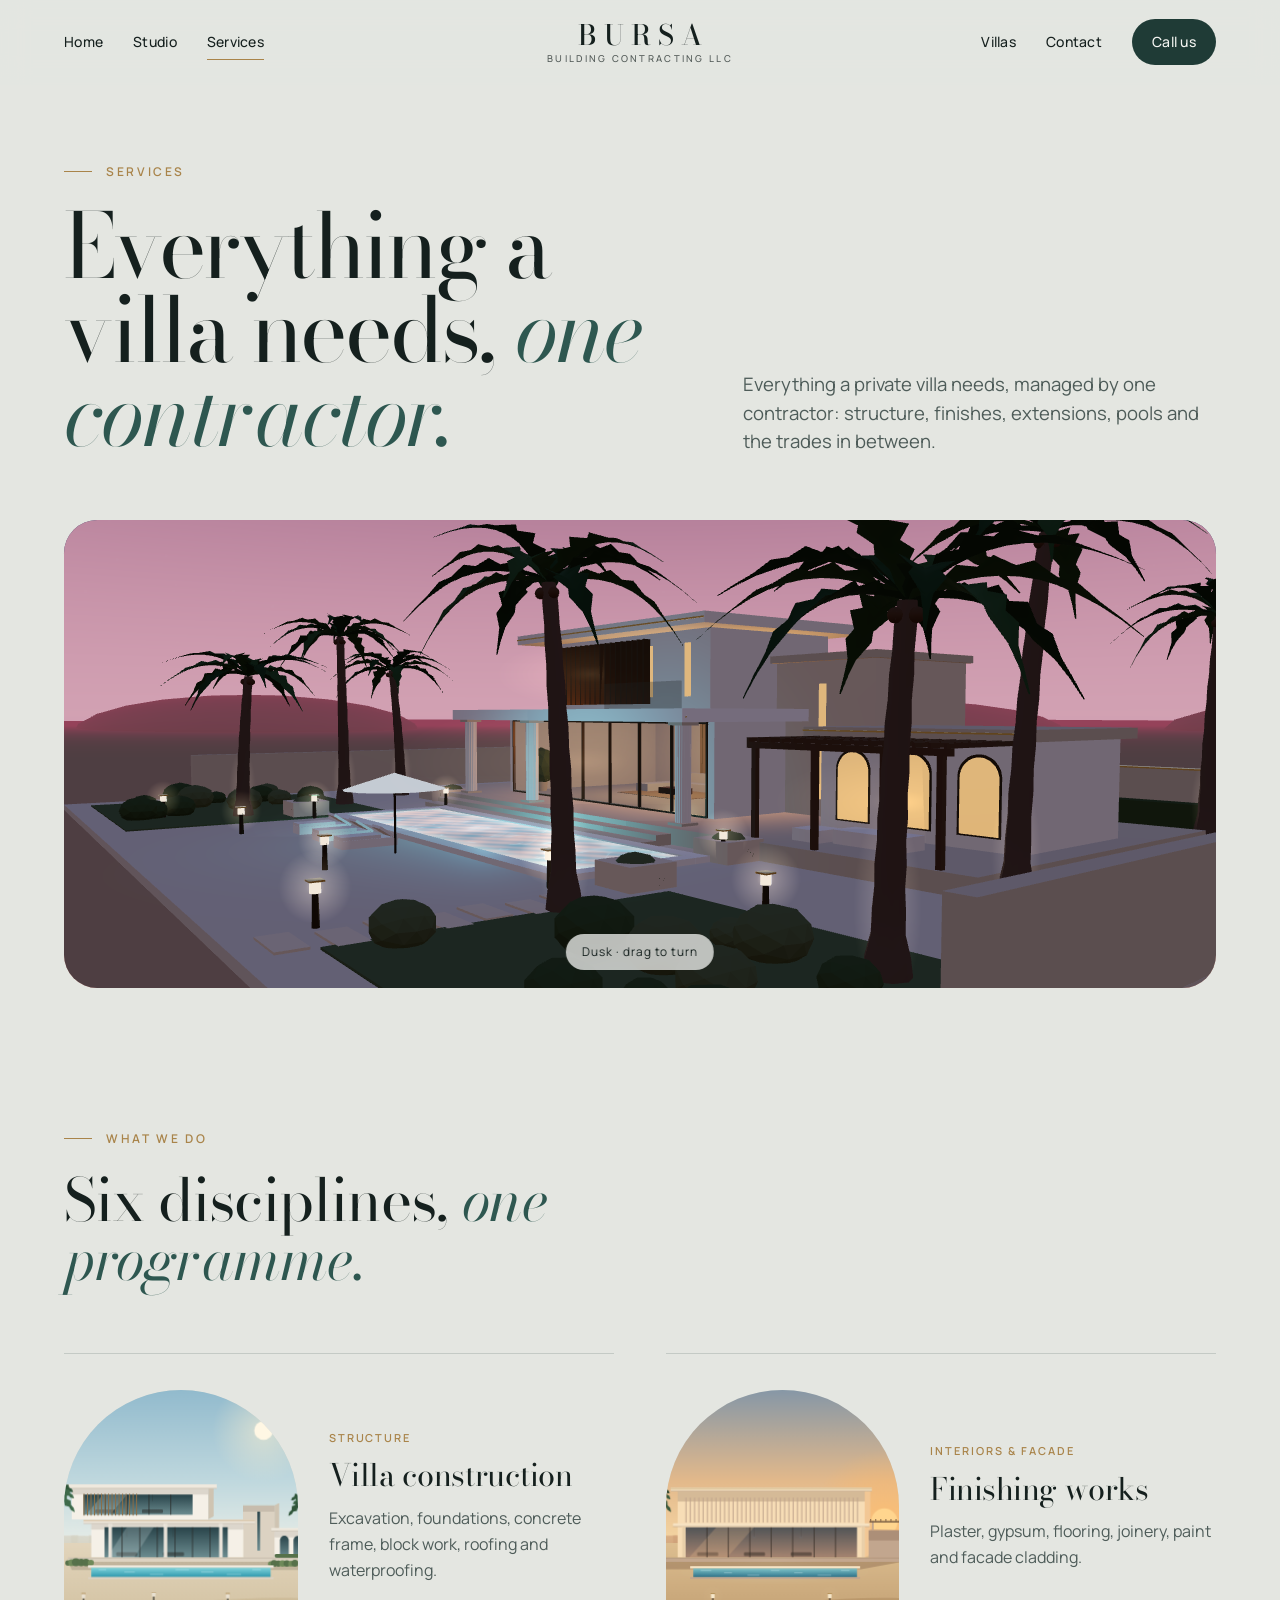
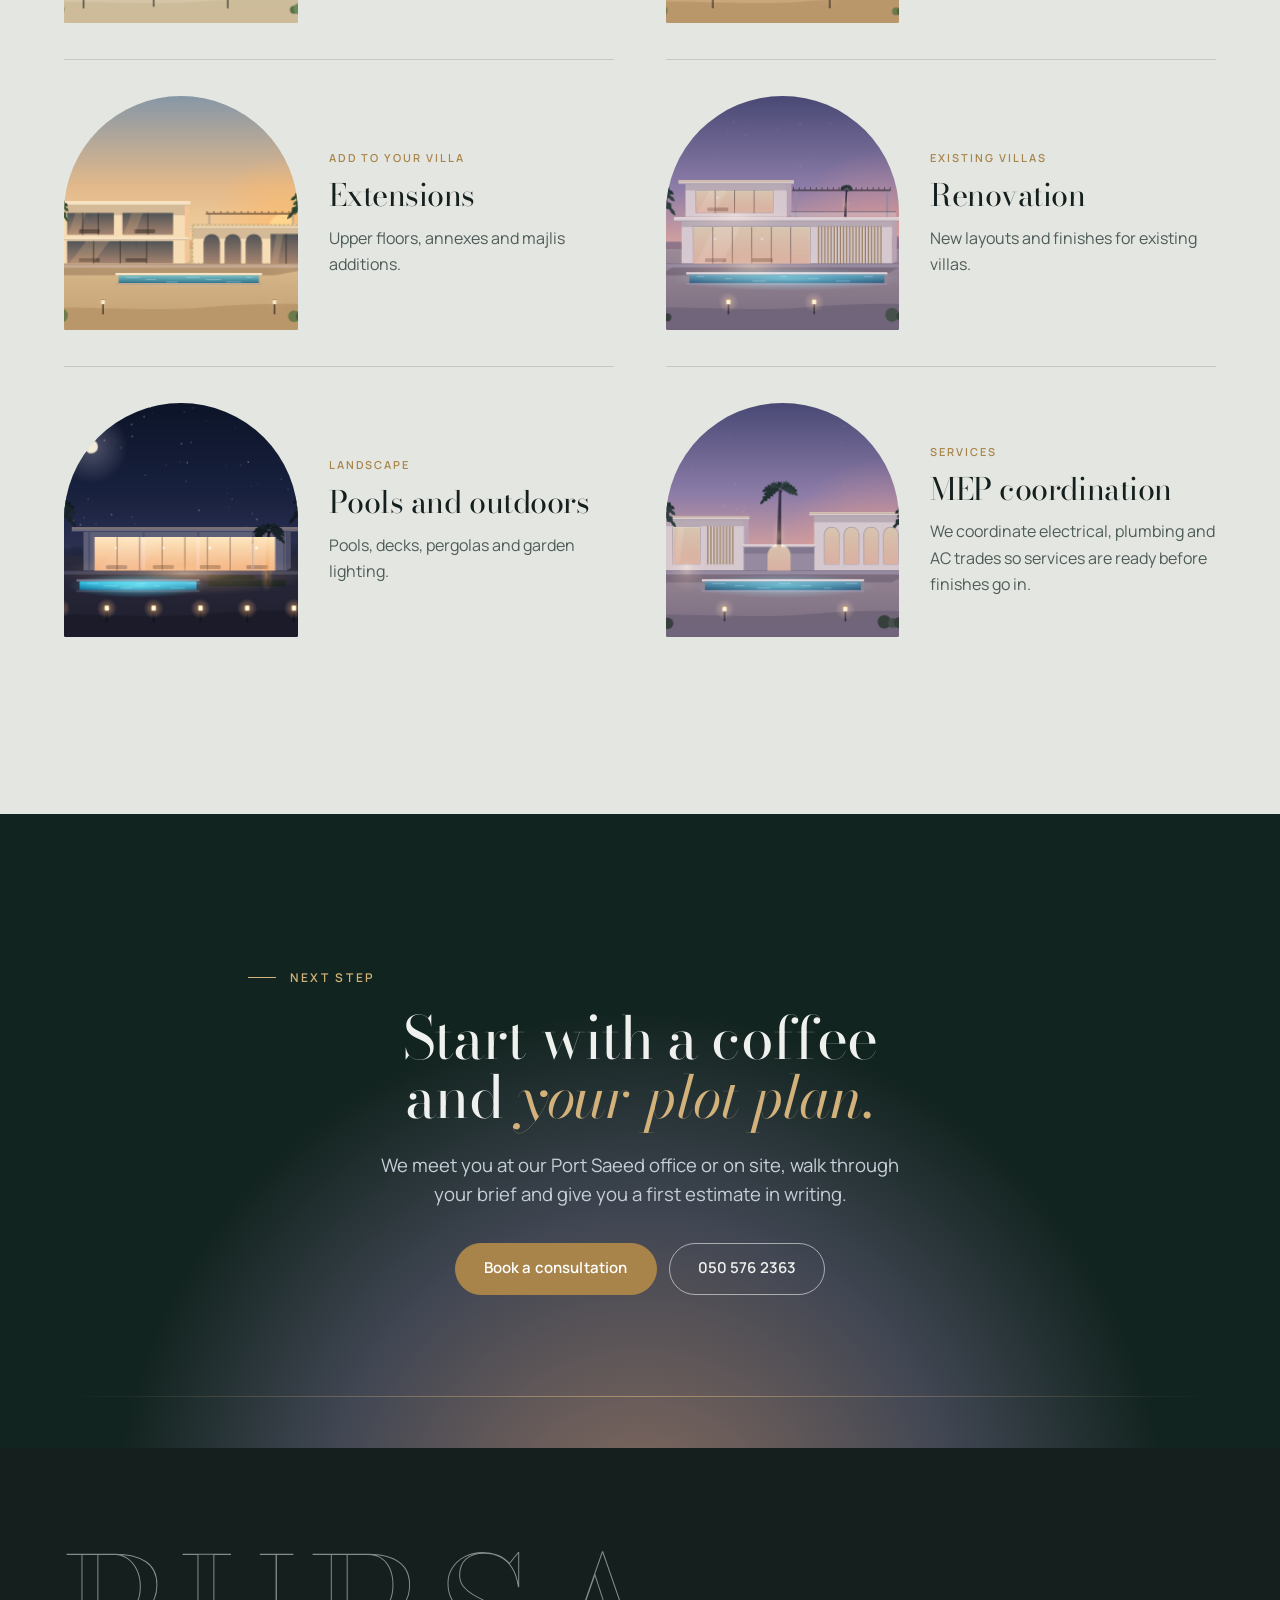
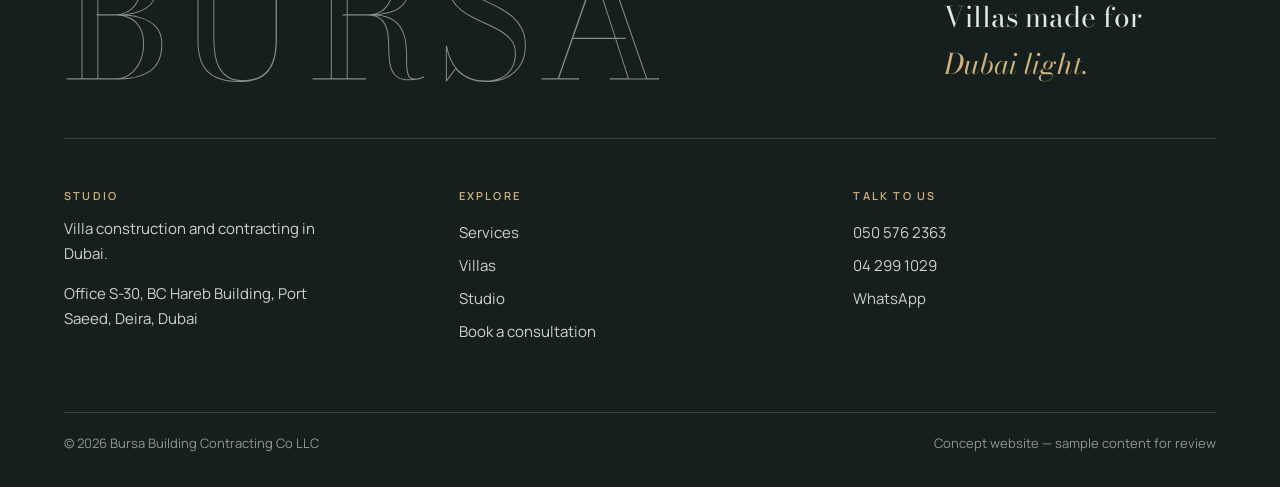
<file: services.html>
<!doctype html>
<html lang="en">
<head>
<meta charset="utf-8">
<meta name="viewport" content="width=device-width, initial-scale=1, viewport-fit=cover">
<title>Services | Bursa Building Contracting</title>
<meta name="description" content="Villa construction, finishing, extensions, renovation and pools.">
<meta name="theme-color" content="#1F3B36">
<meta property="og:title" content="Services | Bursa Building Contracting">
<meta property="og:description" content="Villa construction, finishing, extensions, renovation and pools.">
<link rel="icon" href="favicon.svg" type="image/svg+xml">
<link rel="preconnect" href="https://fonts.googleapis.com">
<link rel="preconnect" href="https://fonts.gstatic.com" crossorigin>
<link href="https://fonts.googleapis.com/css2?family=Bodoni+Moda:ital,opsz,wght@0,6..96,400..700;1,6..96,400..700&family=Manrope:wght@400;500;600;700&display=swap" rel="stylesheet">
<link rel="stylesheet" href="assets/css/style.css">
<script>(function(d){d.classList.add('js');try{var rm=window.matchMedia('(prefers-reduced-motion: reduce)').matches;if(!rm&&!sessionStorage.getItem('bv-intro')){d.classList.add('show-loader');sessionStorage.setItem('bv-intro','1');}}catch(e){}})(document.documentElement);</script>
</head>
<body class="page-services">
<div class="loader" aria-hidden="true">
  <svg viewBox="0 0 240 150" class="loader-art">
    <path class="ld-sun" d="M64 104 A56 56 0 0 1 176 104"/>
    <path class="ld-hz" d="M20 104 H220"/>
    <path class="ld-villa" d="M52 104 V84 H86 V66 H150 V84 H172 V104 M80 66 H158 M48 84 H178 M100 104 V88 H140 V104"/>
  </svg>
  <span class="ld-word">BURSA</span>
</div>
<a class="skip" href="#main">Skip to content</a>
<header class="hdr" data-header>
  <div class="wrap">
    <nav class="side" aria-label="Main"><a href="index.html">Home</a><a href="about.html">Studio</a><a href="services.html" aria-current="page">Services</a></nav>
    <a class="logo" href="index.html" aria-label="Bursa Building Contracting home"><b>BURSA</b><small>Building Contracting LLC</small></a>
    <nav class="side right" aria-label="Secondary"><a href="projects.html">Villas</a><a href="contact.html">Contact</a><a class="pill" href="tel:+971505762363">Call us</a></nav>
    <button class="menu-btn" data-menu-toggle aria-expanded="false" aria-controls="mnav"><span class="mb-lines" aria-hidden="true"></span><span class="mb-text">Menu</span></button>
  </div>
  <nav class="mnav" id="mnav" data-menu aria-label="Mobile"><a href="index.html">Home</a><a href="about.html">Studio</a><a href="services.html" aria-current="page">Services</a><a href="projects.html">Villas</a><a href="contact.html">Contact</a><a class="tel" href="tel:+971505762363">050 576 2363</a></nav>
</header>
<main id="main">
<section class="phead phead-wide"><div class="wrap">
  <div class="ph-row">
    <div><p class="eyebrow">Services</p><h1>Everything a villa needs, <em>one contractor.</em></h1></div>
    <p class="lede">Everything a private villa needs, managed by one contractor: structure, finishes, extensions, pools and the trades in between.</p>
  </div>
  <div class="frame wide-frame"><canvas data-scene="mini" data-preset="0.62" data-view="low" role="img" aria-label="A 3D villa with pool at dusk"></canvas><div class="fallback" aria-hidden="true"><svg class="ill " viewBox="0 0 800 600" preserveAspectRatio="xMidYMid slice" aria-hidden="true" focusable="false"><defs><linearGradient id="fs-sky" x1="0" y1="0" x2="0" y2="1"><stop offset="0" stop-color="#383C68"/><stop offset=".62" stop-color="#8C7CA8"/><stop offset="1" stop-color="#E4A99C"/></linearGradient><linearGradient id="fs-gr" x1="0" y1="0" x2="0" y2="1"><stop offset="0" stop-color="#9C8A97"/><stop offset="1" stop-color="#6F6479"/></linearGradient><linearGradient id="fs-gl" x1="0" y1="0" x2="0" y2="1"><stop offset="0" stop-color="#3B3A55"/><stop offset="1" stop-color="#6E6383"/></linearGradient><linearGradient id="fs-far" x1="0" y1="0" x2="0" y2="1"><stop offset="0" stop-color="#7E6E8C"/><stop offset="1" stop-color="#6C5F7C"/></linearGradient><linearGradient id="fs-pool" x1="0" y1="0" x2="0" y2="1"><stop offset="0" stop-color="#5B95B0"/><stop offset="1" stop-color="#2B4F72"/></linearGradient><linearGradient id="fs-warm" x1="0" y1="0" x2="0" y2="1"><stop offset="0" stop-color="#FFE3AE"/><stop offset="1" stop-color="#EE9F52"/></linearGradient><linearGradient id="fs-trunk" x1="0" y1="0" x2="1" y2="0"><stop offset="0" stop-color="#4F4552"/><stop offset="1" stop-color="#2A2440"/></linearGradient><radialGradient id="fs-halo"><stop offset="0" stop-color="#E99A8E" stop-opacity="0.7"/><stop offset="1" stop-color="#E99A8E" stop-opacity="0"/></radialGradient><radialGradient id="fs-glow"><stop offset="0" stop-color="#FFC77E" stop-opacity=".85"/><stop offset=".4" stop-color="#FFB25E" stop-opacity=".3"/><stop offset="1" stop-color="#FFB25E" stop-opacity="0"/></radialGradient><radialGradient id="fs-cyan"><stop offset="0" stop-color="#6FE6FF" stop-opacity=".7"/><stop offset="1" stop-color="#2AD1FF" stop-opacity="0"/></radialGradient></defs><g class="ly ly-sky" style="--d:0.15"><rect x="-60" y="-60" width="920" height="472" fill="url(#fs-sky)"/><circle cx="650" cy="396" r="253.0" fill="url(#fs-halo)"/><circle class="sun" cx="650" cy="396" r="46" fill="#F7B593"/><g class="stars" fill="#F4EEDD" style="opacity:0.35"><circle cx="181.4" cy="309.9" r="0.8"/><circle cx="154.5" cy="14.1" r="0.8"/><circle cx="198" cy="321.7" r="0.8"/><circle cx="320.6" cy="9.8" r="1.3"/><circle cx="362.5" cy="159.4" r="0.8"/><circle cx="717.9" cy="129.7" r="1.3"/><circle cx="187.3" cy="6.4" r="1"/><circle cx="416.1" cy="152.7" r="1.3"/><circle cx="580.8" cy="213.5" r="0.6"/><circle cx="793.3" cy="20.3" r="1.3"/><circle cx="86.2" cy="18.7" r="0.8"/><circle cx="553" cy="160.2" r="0.8"/><circle cx="465.2" cy="45.8" r="0.6"/><circle cx="431.8" cy="12.1" r="0.8"/><circle cx="118.6" cy="277" r="1.3"/><circle cx="583.2" cy="283.7" r="1"/><circle cx="445.9" cy="275.3" r="1.3"/><circle cx="108" cy="246.1" r="0.6"/><circle cx="425.4" cy="101" r="1"/><circle cx="760" cy="271.6" r="0.8"/><circle cx="247" cy="114.5" r="1"/><circle cx="407.8" cy="23" r="0.8"/><circle cx="275.4" cy="292.3" r="1"/><circle cx="274.6" cy="85.9" r="1.3"/><circle cx="203.8" cy="96.1" r="1.3"/><circle cx="140.2" cy="127.6" r="0.8"/><circle cx="746" cy="274.4" r="0.6"/><circle cx="161.4" cy="246.8" r="1"/><circle cx="93.2" cy="256.4" r="1.3"/><circle cx="273.5" cy="54.8" r="1.3"/><circle cx="724.1" cy="44.8" r="1.3"/><circle cx="325.7" cy="25.8" r="0.6"/><circle cx="231" cy="30.6" r="0.6"/><circle cx="530.6" cy="246.1" r="1"/><circle cx="122.9" cy="301.5" r="1.3"/><circle cx="566.5" cy="315.6" r="0.6"/><circle cx="151.7" cy="293.9" r="1"/><circle cx="309.1" cy="184.7" r="1"/><circle cx="281.2" cy="310.7" r="0.6"/><circle cx="516.7" cy="160.7" r="0.6"/><circle cx="700.1" cy="10.7" r="0.8"/><circle cx="142.2" cy="312.3" r="1.3"/><circle cx="96.8" cy="64.5" r="0.8"/><circle cx="397.8" cy="152.4" r="0.8"/><circle cx="304.9" cy="34.9" r="1.3"/><circle cx="518.3" cy="231.6" r="0.6"/><circle cx="572.4" cy="151.8" r="1.3"/><circle cx="653.2" cy="146.6" r="0.6"/><circle cx="158" cy="143.7" r="0.6"/><circle cx="169" cy="1.5" r="0.6"/><circle cx="524.2" cy="267" r="0.6"/><circle cx="782.9" cy="241.2" r="0.8"/><circle cx="401.2" cy="104.4" r="1.3"/><circle cx="595.2" cy="208.4" r="0.6"/><circle cx="231.6" cy="95.5" r="0.6"/><circle cx="594.6" cy="298.7" r="1.3"/><circle cx="178.9" cy="95.4" r="1.3"/><circle cx="781.4" cy="118.9" r="1"/><circle cx="413" cy="201.3" r="1"/><circle cx="626.6" cy="95.3" r="0.6"/><circle cx="156.6" cy="119.1" r="1"/><circle cx="164.2" cy="127.8" r="1.3"/><circle cx="674.1" cy="220.4" r="1"/><circle cx="656.7" cy="194.8" r="1"/><circle cx="538.5" cy="63.1" r="0.6"/><circle cx="215.1" cy="22.1" r="1"/><circle cx="791" cy="251.2" r="1"/><circle cx="789.4" cy="88.3" r="1"/><circle cx="221.9" cy="286.1" r="1.3"/><circle cx="195.6" cy="79.1" r="0.8"/></g></g><g class="ly ly-far" style="--d:0.35"><path d="M-60 386 C120 358 260 388 420 370 S700 352 860 380 V412 H-60Z" fill="url(#fs-far)" opacity=".75"/><g fill="#6C5F7C" opacity=".35"><rect x="-20" y="368" width="30" height="26"/><rect x="72" y="376" width="18" height="18"/><rect x="118" y="368" width="30" height="26"/><rect x="164" y="376" width="26" height="18"/><rect x="256" y="380" width="18" height="14"/><rect x="348" y="380" width="30" height="14"/><rect x="394" y="376" width="30" height="18"/><rect x="486" y="380" width="18" height="14"/><rect x="532" y="380" width="30" height="14"/><rect x="578" y="376" width="30" height="18"/><rect x="624" y="372" width="18" height="22"/><rect x="670" y="380" width="26" height="14"/><rect x="762" y="372" width="30" height="22"/><rect x="808" y="380" width="18" height="14"/></g></g><g class="ly ly-ground" style="--d:0.5"><rect x="-60" y="392" width="920" height="268" fill="url(#fs-gr)"/><path d="M130 438 H690 l-40 22 H90 Z" fill="#2A2440" opacity="0.23399999999999999"/></g><g class="ly ly-villa" style="--d:0.7"><path d="M670 330 l12 -6.6000000000000005 v100 l-12 6.6 z" fill="#B8A2B4"/><rect x="150" y="330" width="520" height="100" fill="#D6C8CF"/><rect x="150" y="330" width="520" height="16" fill="#2A2440" opacity="0.18"/><rect x="178" y="344" width="464" height="86" fill="url(#fs-gl)"/><g fill="#221F30" opacity=".55"><rect x="208" y="416" width="54" height="10" rx="3"/><rect x="234" y="344" width="1" height="27.5"/><rect x="328" y="416" width="54" height="10" rx="3"/><rect x="354" y="344" width="1" height="27.5"/><rect x="448" y="416" width="54" height="10" rx="3"/><rect x="474" y="344" width="1" height="27.5"/><rect x="568" y="416" width="54" height="10" rx="3"/><rect x="594" y="344" width="1" height="27.5"/></g><path d="M261.5 344 h102.1 l-74.2 86 h-102.1 z" fill="#C9A3B8" opacity=".22"/><rect x="235" y="344" width="2" height="86" fill="#221F30"/><rect x="293" y="344" width="2" height="86" fill="#221F30"/><rect x="351" y="344" width="2" height="86" fill="#221F30"/><rect x="409" y="344" width="2" height="86" fill="#221F30"/><rect x="467" y="344" width="2" height="86" fill="#221F30"/><rect x="525" y="344" width="2" height="86" fill="#221F30"/><rect x="583" y="344" width="2" height="86" fill="#221F30"/><rect x="120" y="318" width="580" height="12" fill="#DCCFD4"/><rect x="120" y="328.4" width="580" height="1.6" fill="#5A5068" opacity=".55"/><rect x="120" y="320" width="580" height="1.4" fill="#A9844A"/><rect x="160" y="330" width="8" height="100" fill="#D6C8CF"/><rect x="162" y="330" width=".9" height="100" fill="#5A5068" opacity=".35"/><rect x="164" y="330" width=".9" height="100" fill="#5A5068" opacity=".35"/><rect x="166" y="330" width=".9" height="100" fill="#5A5068" opacity=".35"/><rect x="300" y="330" width="8" height="100" fill="#D6C8CF"/><rect x="302" y="330" width=".9" height="100" fill="#5A5068" opacity=".35"/><rect x="304" y="330" width=".9" height="100" fill="#5A5068" opacity=".35"/><rect x="306" y="330" width=".9" height="100" fill="#5A5068" opacity=".35"/><rect x="440" y="330" width="8" height="100" fill="#D6C8CF"/><rect x="442" y="330" width=".9" height="100" fill="#5A5068" opacity=".35"/><rect x="444" y="330" width=".9" height="100" fill="#5A5068" opacity=".35"/><rect x="446" y="330" width=".9" height="100" fill="#5A5068" opacity=".35"/><rect x="580" y="330" width="8" height="100" fill="#D6C8CF"/><rect x="582" y="330" width=".9" height="100" fill="#5A5068" opacity=".35"/><rect x="584" y="330" width=".9" height="100" fill="#5A5068" opacity=".35"/><rect x="586" y="330" width=".9" height="100" fill="#5A5068" opacity=".35"/><rect x="660" y="330" width="8" height="100" fill="#D6C8CF"/><rect x="662" y="330" width=".9" height="100" fill="#5A5068" opacity=".35"/><rect x="664" y="330" width=".9" height="100" fill="#5A5068" opacity=".35"/><rect x="666" y="330" width=".9" height="100" fill="#5A5068" opacity=".35"/><rect x="100" y="430" width="620" height="10" fill="#958AA0"/><rect x="100" y="430" width="620" height="1.4" fill="#5A5068" opacity=".5"/></g><g class="ly ly-pool" style="--d:0.8"><rect x="132" y="452" width="316" height="6" fill="#DCCFD4"/><rect x="140" y="458" width="300" height="22" fill="url(#fs-pool)"/><g class="shimmer" stroke="#E8FBFF" stroke-linecap="round" stroke-width="1.4" opacity=".55"><path d="M160 463 h27.4"/><path d="M202.9 469 h33"/><path d="M245.7 475 h28.4"/><path d="M288.6 463 h21"/><path d="M331.4 469 h14.9"/><path d="M374.3 475 h34.2"/><path d="M417.1 463 h32.9"/></g><rect x="132" y="480" width="316" height="5" fill="#958AA0"/><rect x="470" y="454" width="200" height="16" rx="8.0" fill="#363F3B"/><rect x="470" y="442" width="120" height="10" rx="5.0" fill="#363F3B"/></g><g class="ly ly-palms" style="--d:1.15"><g class="palm"><path d="M86.5 447.8 L85.6 427.5 L84.6 407.6 L83.3 388 L81.8 368.8 L80.1 350 L78.3 331.5 L76.1 313.4 L73.8 295.7 L71.3 278.4 L68.6 261.5 L61.7 262.5 L63.8 279.4 L65.7 296.7 L67.4 314.4 L68.9 332.4 L70.2 350.7 L71.3 369.5 L72.1 388.6 L72.8 408.1 L73.3 427.9 L73.5 448.2 Z" fill="url(#fs-trunk)"/><path d="M84.6 407.6 L72.8 408.1" stroke="#2A2440" stroke-width=".8" opacity=".35"/><path d="M83.3 388 L72.1 388.6" stroke="#2A2440" stroke-width=".8" opacity=".35"/><path d="M81.8 368.8 L71.3 369.5" stroke="#2A2440" stroke-width=".8" opacity=".35"/><path d="M80.1 350 L70.2 350.7" stroke="#2A2440" stroke-width=".8" opacity=".35"/><path d="M78.3 331.5 L68.9 332.4" stroke="#2A2440" stroke-width=".8" opacity=".35"/><path d="M76.1 313.4 L67.4 314.4" stroke="#2A2440" stroke-width=".8" opacity=".35"/><path d="M73.8 295.7 L65.7 296.7" stroke="#2A2440" stroke-width=".8" opacity=".35"/><path d="M71.3 278.4 L63.8 279.4" stroke="#2A2440" stroke-width=".8" opacity=".35"/><g class="crown" style="transform-origin:65.1px 262px"><path d="M65.1 262 L61.3 260.7 L56.9 256.5 L51.8 257.7 L46.4 252.1 L41.6 257.4 L34.7 251.9 L31.3 260.1 L23.7 256.5 L21.7 265.7 L14.5 265.2 L13.1 273.9 L7.6 276.9 L5.3 283.9 L6.2 284.9 L13.1 283.6 L16.7 279 L24.4 280.9 L26.4 274.5 L33.5 278.6 L35 270.7 L40.8 275.4 L43.2 267.2 L47.7 270.6 L51.7 264 L56 265.1 L61.1 262 Z" fill="#2E3E3E"/><path d="M65.1 262 L61.7 259.7 L57.9 254.2 L51.9 253.8 L47.5 246.9 L41 250.8 L35.2 243.9 L29.7 251.3 L22.6 246.4 L18.7 255.4 L11.6 254 L8.9 262.6 L3 265.1 L0 272 L0.8 273.1 L7.8 272.4 L11.9 268.1 L19.2 270.9 L22 264.8 L28.2 270 L31.2 262.4 L35.8 268.2 L40.3 260.7 L44.1 265.1 L50.2 259.9 L54.7 262.3 L61.2 261 Z" fill="#233131"/><path d="M65.1 262 L63.1 258.5 L62.8 252.7 L58.6 250.5 L59 243.3 L52.8 244.8 L51.9 236.9 L45.4 242.2 L42.1 235.7 L37.7 243.6 L33.1 240.7 L31.5 248.4 L27.9 249.5 L27 254.9 L27.8 256 L32.4 257 L34 254.2 L37.8 258.7 L38.6 253.5 L40 259.9 L42.6 253.1 L42.3 259.2 L47.7 253.3 L47.7 258 L54.3 255.1 L56.3 258.4 L62 259.3 Z" fill="#2E3E3E"/><path d="M65.1 262 L65.3 257.9 L68.5 253.8 L66.8 250.6 L72.3 246.8 L67.5 245 L73.7 241.1 L66.5 240.9 L70.8 236.2 L61.5 238.6 L54.8 237.2 L55.9 246.6 L54.9 248.1 L58.1 250.9 L59.3 251.3 L62.9 251.4 L61 250.4 L60.1 254.9 L55.5 246.6 L49.6 247.9 L55.9 244.6 L50.2 247.1 L57.8 247 L54 249.8 L60.6 251.5 L59.9 254.9 L64 258.1 Z" fill="#233131"/><path d="M65.1 262 L68 259.1 L73.9 257.5 L75.9 253.8 L82.9 255.9 L82.7 251.2 L88.5 256.6 L87.8 250.6 L90.6 257.4 L91.6 251 L92.3 256.2 L96 251.8 L97.5 254.7 L102.2 254 L103 252.9 L102.3 247.4 L98.6 246.1 L97.1 238.3 L92.3 241.1 L87.6 233.3 L84.3 239.9 L77.4 235.1 L76.9 243.1 L70.4 242.2 L71.2 249.5 L67 252.2 L66.9 258.4 Z" fill="#2E3E3E"/><path d="M65.1 262 L69 261 L75.3 262.3 L79.5 260 L85.3 265.3 L88.9 260.9 L93 268.3 L97.4 262.6 L100.1 270.1 L106 264.7 L108.5 270.7 L115.4 267.7 L119.2 271.8 L126 272.3 L126.8 271.2 L124 264.5 L118.5 262.2 L116 253.8 L109.2 255.3 L105.6 246.5 L98.8 251.4 L93.5 244.1 L88 251 L81.8 247.1 L77.7 254 L72 254.3 L68.5 259.7 Z" fill="#233131"/><path d="M65.1 262 L69.2 262.1 L74.6 265.1 L79.2 264 L83.5 270.7 L88.3 267.3 L91 275.6 L97.2 271.1 L99 279.1 L106.5 275.2 L108.8 281.9 L116.8 280.2 L120.8 285.1 L128 286.7 L128.9 285.7 L126.3 278.4 L120.5 275.1 L118.7 266.2 L111.2 266.5 L108.9 257 L101 260.5 L97.2 252.1 L90 257.5 L84.9 252.2 L79.1 257.7 L73.7 256.5 L69 260.7 Z" fill="#2E3E3E"/><path d="M65.1 262 L61.1 262.2 L54.3 260.1 L48.5 263.5 L40 260.8 L35.7 268.2 L25.8 266.2 L23.3 276.2 L13.1 276.4 L11.8 287.5 L2.8 290.7 L1.4 301.5 L-5.4 308 L-8.3 318 L-7.3 318.8 L1.4 313.5 L6.1 305.7 L16.2 303.5 L18.7 294.7 L28.8 294.8 L30.1 285.2 L39.1 286.5 L40.6 276.9 L47.8 277.7 L50.7 269.5 L56.5 268.5 L61.4 263.5 Z" fill="#233131"/><path d="M65.1 262 L68.8 263.7 L72.8 268.8 L78 269.9 L79.9 278 L86.7 277.3 L87.2 286.7 L95.8 285.6 L96.2 294.9 L106 294.8 L107.7 303.3 L117.3 305.4 L121.3 312.9 L129.4 318 L130.5 317.2 L128.3 307.7 L122.2 301.5 L121.6 291 L113.1 287.9 L112.8 277.2 L103.1 276.9 L101.6 267.2 L92 269 L88.6 261.7 L80.5 264.2 L75.5 260.6 L69.2 262.4 Z" fill="#2E3E3E"/><circle cx="62.1" cy="266" r="3" fill="#4F4552"/><circle cx="68.1" cy="267" r="2.6" fill="#2A2440"/></g></g><g class="palm"><path d="M746.8 446.2 L747.2 424.5 L747.9 403.1 L748.9 382.2 L750.2 361.7 L751.7 341.5 L753.5 321.8 L755.6 302.4 L758 283.4 L760.7 264.9 L763.6 246.6 L756.4 245.4 L752.8 263.5 L749.5 282.2 L746.5 301.2 L743.7 320.6 L741.3 340.5 L739.1 360.7 L737.2 381.4 L735.6 402.5 L734.2 423.9 L733.2 445.8 Z" fill="url(#fs-trunk)"/><path d="M747.9 403.1 L735.6 402.5" stroke="#2A2440" stroke-width=".8" opacity=".35"/><path d="M748.9 382.2 L737.2 381.4" stroke="#2A2440" stroke-width=".8" opacity=".35"/><path d="M750.2 361.7 L739.1 360.7" stroke="#2A2440" stroke-width=".8" opacity=".35"/><path d="M751.7 341.5 L741.3 340.5" stroke="#2A2440" stroke-width=".8" opacity=".35"/><path d="M753.5 321.8 L743.7 320.6" stroke="#2A2440" stroke-width=".8" opacity=".35"/><path d="M755.6 302.4 L746.5 301.2" stroke="#2A2440" stroke-width=".8" opacity=".35"/><path d="M758 283.4 L749.5 282.2" stroke="#2A2440" stroke-width=".8" opacity=".35"/><path d="M760.7 264.9 L752.8 263.5" stroke="#2A2440" stroke-width=".8" opacity=".35"/><g class="crown" style="transform-origin:760px 246px"><path d="M760 246 L756.1 244.7 L751.2 240.3 L745.4 241.6 L739.3 235.8 L733.9 241.4 L726.3 235.8 L722.4 244.5 L714 240.9 L711.6 250.9 L703.7 250.6 L701.8 260 L695.7 263.5 L692.9 271.2 L693.8 272.2 L701.5 270.5 L705.7 265.4 L714.2 267 L716.6 260 L724.5 264.1 L726.4 255.6 L732.9 260.4 L735.8 251.7 L740.9 255.2 L745.4 248.2 L750.3 249.4 L755.9 246.1 Z" fill="#2E3E3E"/><path d="M760 246 L756.6 243.7 L752.1 237.8 L745.5 237.3 L740.4 230 L733.2 234.1 L726.6 226.9 L720.5 234.7 L712.5 229.8 L708.2 239.3 L700.2 238.1 L697.1 247.3 L690.5 250.3 L686.9 257.8 L687.8 259 L695.6 257.8 L700.3 253.1 L708.4 255.8 L711.7 249.1 L718.7 254.5 L722.2 246.4 L727.6 252.3 L732.5 244.5 L737 249.2 L743.7 243.7 L748.8 246.3 L756.1 245 Z" fill="#233131"/><path d="M760 246 L758 242.5 L757.5 236.1 L752.8 233.7 L753 226 L746.2 227.5 L744.9 219.1 L738 224.6 L734.1 217.9 L729.6 226.2 L724.4 223.2 L722.6 231.4 L718.6 232.7 L717.5 238.5 L718.3 239.7 L723.4 240.5 L725.3 237.4 L729.7 242 L730.7 236.5 L732.5 243.3 L735.3 236.1 L735.3 242.6 L741 236.5 L741.2 241.5 L748.3 238.6 L750.7 242.3 L756.9 243.4 Z" fill="#2E3E3E"/><path d="M760 246 L760.2 241.9 L763.5 237.4 L761.7 233.9 L767.5 229.6 L762.4 227.6 L768.9 223.4 L761.3 223.2 L765.5 217.9 L755.5 220.8 L748.1 219.9 L750.2 229.2 L749 230.8 L752.3 233.8 L753.6 234.2 L757.5 234.1 L755.7 232.9 L755.8 237.8 L750 229.6 L743.6 231 L750.2 227.2 L744.3 229.9 L752.2 229.7 L748.3 232.9 L755.2 234.8 L754.5 238.5 L758.8 242.1 Z" fill="#233131"/><path d="M760 246 L762.9 243.2 L769.3 241.2 L771.6 237.1 L779.1 239.2 L779.1 234.1 L785.4 239.8 L784.9 233.4 L787.9 240.5 L789.3 233.7 L790.2 239.3 L794.4 234.7 L796.2 237.9 L801.4 237.4 L802.3 236.3 L801.3 230.4 L797.3 228.8 L795.5 220.5 L790.2 223.4 L785.2 215.1 L781.5 222.1 L774.1 217 L773.2 225.5 L766.2 224.7 L766.7 232.6 L762.1 235.6 L761.8 242.3 Z" fill="#2E3E3E"/><path d="M760 246 L763.9 245 L770.8 246.4 L775.7 243.8 L782 249.4 L786.2 244.7 L790.9 252.6 L795.9 246.6 L799 254.5 L805.7 249.1 L808.7 255.6 L816.4 252.7 L820.8 257.2 L828.3 258 L829.1 256.9 L825.9 249.6 L819.7 246.9 L816.8 237.8 L809.1 239.2 L805.1 229.8 L797.5 234.9 L791.7 227.1 L785.4 234.3 L778.6 230.2 L773.9 237.5 L767.5 237.9 L763.4 243.7 Z" fill="#233131"/><path d="M760 246 L764.1 246.1 L770.1 249.4 L775.4 248.2 L780.1 255.3 L785.7 251.8 L788.8 260.6 L795.8 256 L798 264.7 L806.4 260.8 L809.2 268.1 L818 266.7 L822.6 272.2 L830.7 274.3 L831.6 273.2 L828.4 265.2 L822 261.4 L819.7 251.7 L811.4 251.7 L808.7 241.6 L799.9 245 L795.6 236.1 L787.6 241.6 L781.9 235.9 L775.4 241.6 L769.2 240.3 L763.9 244.7 Z" fill="#2E3E3E"/><path d="M760 246 L755.9 246.2 L748.3 244.2 L741.8 248 L732.3 245.4 L727.4 253.4 L716.5 251.7 L713.5 262.5 L702.2 263.1 L700.5 275.2 L690.5 279.1 L688.6 291.1 L681 298.5 L677.4 309.6 L678.6 310.4 L688.1 304.2 L693.6 295.4 L704.7 292.5 L707.7 282.7 L718.9 282.4 L720.6 271.9 L730.6 272.8 L732.6 262.4 L740.6 263 L744.2 254.2 L750.7 253 L756.3 247.6 Z" fill="#233131"/><path d="M760 246 L763.6 247.8 L768.2 253.3 L774.1 254.7 L776.5 263.4 L784.1 263 L785 273.1 L794.5 272.3 L795.3 282.5 L806 282.9 L808.2 292.3 L818.7 295.1 L823.4 303.5 L832.3 309.5 L833.5 308.7 L830.7 298.1 L823.9 291 L822.9 279.5 L813.6 275.7 L812.8 264 L802.2 263.3 L800.2 252.7 L789.7 254.2 L785.8 246.3 L776.8 248.6 L771.1 244.7 L764 246.4 Z" fill="#2E3E3E"/><circle cx="757" cy="250" r="3.1500000000000004" fill="#4F4552"/><circle cx="763" cy="251" r="2.7300000000000004" fill="#2A2440"/></g></g><g class="palm"><path d="M625.2 468.1 L625.2 452.8 L625.2 437.9 L625.3 423.2 L625.5 408.8 L625.8 394.7 L626.2 380.8 L626.6 367.2 L627.1 354 L627.7 340.9 L628.4 328.2 L622.8 327.8 L621.7 340.5 L620.6 353.6 L619.6 366.9 L618.7 380.5 L617.8 394.3 L617.1 408.5 L616.4 422.9 L615.8 437.7 L615.2 452.7 L614.8 467.9 Z" fill="url(#fs-trunk)"/><path d="M625.2 437.9 L615.8 437.7" stroke="#2A2440" stroke-width=".8" opacity=".35"/><path d="M625.3 423.2 L616.4 422.9" stroke="#2A2440" stroke-width=".8" opacity=".35"/><path d="M625.5 408.8 L617.1 408.5" stroke="#2A2440" stroke-width=".8" opacity=".35"/><path d="M625.8 394.7 L617.8 394.3" stroke="#2A2440" stroke-width=".8" opacity=".35"/><path d="M626.2 380.8 L618.7 380.5" stroke="#2A2440" stroke-width=".8" opacity=".35"/><path d="M626.6 367.2 L619.6 366.9" stroke="#2A2440" stroke-width=".8" opacity=".35"/><path d="M627.1 354 L620.6 353.6" stroke="#2A2440" stroke-width=".8" opacity=".35"/><path d="M627.7 340.9 L621.7 340.5" stroke="#2A2440" stroke-width=".8" opacity=".35"/><g class="crown" style="transform-origin:625.6px 328px"><path d="M625.6 328 L621.8 326.6 L619.5 323.2 L616.2 324.1 L613.1 319.4 L609.9 323.4 L605.7 318.6 L603.6 324.8 L598.7 321.3 L597.7 328.2 L593 327.1 L592.6 333.4 L589.2 334.9 L588.2 339.6 L588.9 340.4 L593.4 340.5 L595.3 337.6 L600.3 340 L601 335.4 L605.4 339.5 L606 333.5 L609.3 337.7 L610.7 331.3 L613.1 334.3 L615.7 329.1 L618.2 330.1 L621.6 327.6 Z" fill="#2E3E3E"/><path d="M625.6 328 L622.3 325.7 L620.3 321.6 L616.5 321.4 L614.3 316.1 L609.9 319.1 L606.5 313.5 L602.8 319.2 L598.4 314.9 L596 321.7 L591.4 320 L590.1 326.4 L586.5 327.6 L584.9 332.3 L585.5 333.2 L590 333.6 L592.3 330.9 L596.8 333.9 L598.1 329.4 L601.7 334 L603.4 328.2 L605.8 332.9 L608.7 327 L610.7 330.5 L614.8 326.2 L617.4 327.9 L621.8 326.7 Z" fill="#233131"/><path d="M625.6 328 L623.6 324.5 L624.1 320.4 L621.2 319.1 L622.4 313.8 L617.8 315.1 L618.1 309.1 L613.1 313.2 L611.5 308 L607.9 314 L605 311.4 L603.8 317.4 L601.5 317.9 L601.1 321.8 L601.7 322.8 L604.6 324.2 L605.3 322.2 L607.2 326.1 L607.7 321.9 L607.7 327 L609.9 321.6 L608.8 326.2 L613.1 321.5 L612.5 324.9 L617.6 322.5 L618.7 324.8 L622.8 325.1 Z" fill="#2E3E3E"/><path d="M625.6 328 L625.7 324 L628.4 321.2 L627.1 319.1 L631.6 316.5 L627.8 315.3 L633 312.6 L627.3 312.5 L631.4 309.5 L624.7 310.7 L622.9 307.5 L618.3 315.7 L617.7 317.8 L620.3 320.2 L621.3 320.6 L623.6 321.4 L620.8 320.1 L616.5 320.9 L618 315 L613.3 316.5 L618.7 314.8 L614 316.7 L620 316.7 L616.9 318.7 L622.1 319.8 L621.4 322 L624.6 324.1 Z" fill="#233131"/><path d="M625.6 328 L628.3 325 L632.5 324.1 L633.5 321.7 L638.9 323.6 L638.1 320.1 L642.8 324.4 L641.4 320 L643.8 325.4 L643.5 320.4 L643.9 324.7 L645.8 320.8 L646.4 322.9 L649.3 321.6 L649.9 320.7 L649.7 316.8 L647.4 316.1 L646.1 310 L643.2 312.5 L639.3 306.5 L637.8 311.7 L632.4 308 L633 314 L628.3 313.2 L629.6 318.5 L626.8 320.1 L627.4 324.4 Z" fill="#2E3E3E"/><path d="M625.6 328 L629.4 326.6 L633.6 327.9 L636 326.3 L640.1 330.5 L641.8 327.1 L644.6 333 L646.8 328.2 L648.3 334 L651.7 329.3 L652.9 333.7 L657.2 330.6 L659.3 333.2 L663.6 332.7 L664.2 331.8 L662.8 327.2 L659.4 326.1 L658.1 319.9 L653.8 321.7 L651.5 314.9 L647.3 319.2 L643.7 313.6 L640.6 319.2 L636.3 316.2 L634.3 321.5 L630.7 321.6 L628.9 325.7 Z" fill="#233131"/><path d="M625.6 328 L629.6 327.7 L633.2 330.1 L635.8 329.2 L638.6 334.3 L641.3 331.4 L642.8 337.8 L646.3 333.7 L647 339.8 L651.7 335.9 L652.7 340.6 L657.8 338.3 L660 341.4 L664.7 341.5 L665.4 340.7 L664.2 335.8 L660.6 334.1 L660 327.7 L655.1 328.7 L654 321.7 L648.9 325.1 L646.6 318.8 L642.1 323.5 L638.8 319.5 L635.4 324.1 L632 323.2 L629.4 326.6 Z" fill="#2E3E3E"/><path d="M625.6 328 L621.6 328.1 L617.4 326 L614 328.3 L608.5 325.4 L606.1 330.6 L599.5 328.1 L598.5 335.2 L591.7 334.2 L591.7 342 L585.7 343.1 L585.7 350.5 L581.5 354.1 L580.2 360.4 L581.1 361.1 L586.8 358.6 L589.4 353.9 L596.2 353.7 L597 347.9 L603.8 349.3 L603.7 342.6 L609.5 344.7 L609.7 337.7 L614.1 339.1 L615.4 333.1 L618.9 332.8 L621.7 329.2 Z" fill="#233131"/><path d="M625.6 328 L629.4 329.4 L631.7 333.1 L634.8 333.4 L635.5 339.4 L639.6 338.1 L639.2 344.9 L644.8 342.9 L644.2 349.4 L650.8 348 L651.1 353.5 L657.6 353.8 L659.8 358.2 L665.2 360.6 L666.1 360 L665.3 354 L661.5 350.5 L662 343.4 L656.3 342.3 L657 334.8 L650.3 335.7 L650 328.8 L643.6 331.2 L641.8 326 L636.5 328.7 L633.5 326.4 L629.6 328.3 Z" fill="#2E3E3E"/><circle cx="622.6" cy="332" r="2.4000000000000004" fill="#4F4552"/><circle cx="628.6" cy="333" r="2.08" fill="#2A2440"/></g></g></g><g class="ly ly-fg" style="--d:1.6"><path d="M-60 548 C150 534 300 556 460 542 S760 530 860 550 V660 H-60Z" fill="#6F6479" opacity=".9"/><rect x="88.5" y="532" width="3" height="30" fill="#221F30"/><rect x="85.5" y="521" width="9" height="11" rx="1.5" fill="#F6D9A8"/><rect x="84.5" y="519" width="11" height="2" fill="#A9844A"/><rect x="208.5" y="532" width="3" height="30" fill="#221F30"/><rect x="205.5" y="521" width="9" height="11" rx="1.5" fill="#F6D9A8"/><rect x="204.5" y="519" width="11" height="2" fill="#A9844A"/><rect x="328.5" y="532" width="3" height="30" fill="#221F30"/><rect x="325.5" y="521" width="9" height="11" rx="1.5" fill="#F6D9A8"/><rect x="324.5" y="519" width="11" height="2" fill="#A9844A"/><rect x="448.5" y="532" width="3" height="30" fill="#221F30"/><rect x="445.5" y="521" width="9" height="11" rx="1.5" fill="#F6D9A8"/><rect x="444.5" y="519" width="11" height="2" fill="#A9844A"/><rect x="568.5" y="532" width="3" height="30" fill="#221F30"/><rect x="565.5" y="521" width="9" height="11" rx="1.5" fill="#F6D9A8"/><rect x="564.5" y="519" width="11" height="2" fill="#A9844A"/><rect x="688.5" y="532" width="3" height="30" fill="#221F30"/><rect x="685.5" y="521" width="9" height="11" rx="1.5" fill="#F6D9A8"/><rect x="684.5" y="519" width="11" height="2" fill="#A9844A"/><circle cx="-20" cy="565.1" r="14.8" fill="#363F3B"/><circle cx="-0.7" cy="563.5" r="17.5" fill="#46504A"/><circle cx="22" cy="564.4" r="16.1" fill="#46504A"/><circle cx="42.9" cy="565.3" r="14.4" fill="#363F3B"/><circle cx="61.6" cy="567.1" r="11.5" fill="#363F3B"/><circle cx="740" cy="563.7" r="17.2" fill="#46504A"/><circle cx="762.4" cy="565.7" r="13.8" fill="#46504A"/><circle cx="780.4" cy="563.9" r="16.9" fill="#363F3B"/><circle cx="802.3" cy="566.1" r="13.1" fill="#46504A"/><circle cx="819.4" cy="566.9" r="11.8" fill="#363F3B"/><circle cx="834.7" cy="567.4" r="10.9" fill="#46504A"/></g><rect class="ov ov-golden" x="-60" y="-60" width="920" height="720" fill="#F0A45C"/><rect class="ov ov-dusk" x="-60" y="-60" width="920" height="720" fill="#6E5E96"/><rect class="ov ov-night" x="-60" y="-60" width="920" height="720" fill="#151B3A"/><g class="ly ly-lights lights" style="--d:.7;--l0:0.8"><rect x="178" y="344" width="464" height="86" fill="url(#fs-warm)"/><rect x="208" y="416" width="54" height="10" rx="3" fill="#6B4A33" opacity=".55"/><circle cx="234" cy="371.5" r="4" fill="#FFF3D6"/><rect x="328" y="416" width="54" height="10" rx="3" fill="#6B4A33" opacity=".55"/><circle cx="354" cy="371.5" r="4" fill="#FFF3D6"/><rect x="448" y="416" width="54" height="10" rx="3" fill="#6B4A33" opacity=".55"/><circle cx="474" cy="371.5" r="4" fill="#FFF3D6"/><rect x="568" y="416" width="54" height="10" rx="3" fill="#6B4A33" opacity=".55"/><circle cx="594" cy="371.5" r="4" fill="#FFF3D6"/><rect x="235" y="344" width="2" height="86" fill="#3A2A20" opacity=".7"/><rect x="293" y="344" width="2" height="86" fill="#3A2A20" opacity=".7"/><rect x="351" y="344" width="2" height="86" fill="#3A2A20" opacity=".7"/><rect x="409" y="344" width="2" height="86" fill="#3A2A20" opacity=".7"/><rect x="467" y="344" width="2" height="86" fill="#3A2A20" opacity=".7"/><rect x="525" y="344" width="2" height="86" fill="#3A2A20" opacity=".7"/><rect x="583" y="344" width="2" height="86" fill="#3A2A20" opacity=".7"/><ellipse cx="410" cy="438" rx="324.8" ry="57.3" fill="url(#fs-glow)" opacity=".7"/><ellipse cx="290" cy="469" rx="180" ry="30.8" fill="url(#fs-cyan)"/><ellipse cx="80" cy="418" rx="22" ry="60" fill="url(#fs-glow)" opacity=".6"/><ellipse cx="740" cy="416" rx="23.1" ry="63.0" fill="url(#fs-glow)" opacity=".6"/><ellipse cx="620" cy="438" rx="17.6" ry="48.0" fill="url(#fs-glow)" opacity=".6"/><circle cx="90" cy="527" r="26" fill="url(#fs-glow)"/><rect x="85.5" y="521" width="9" height="11" rx="1.5" fill="#FFE7B8"/><circle cx="210" cy="527" r="26" fill="url(#fs-glow)"/><rect x="205.5" y="521" width="9" height="11" rx="1.5" fill="#FFE7B8"/><circle cx="330" cy="527" r="26" fill="url(#fs-glow)"/><rect x="325.5" y="521" width="9" height="11" rx="1.5" fill="#FFE7B8"/><circle cx="450" cy="527" r="26" fill="url(#fs-glow)"/><rect x="445.5" y="521" width="9" height="11" rx="1.5" fill="#FFE7B8"/><circle cx="570" cy="527" r="26" fill="url(#fs-glow)"/><rect x="565.5" y="521" width="9" height="11" rx="1.5" fill="#FFE7B8"/><circle cx="690" cy="527" r="26" fill="url(#fs-glow)"/><rect x="685.5" y="521" width="9" height="11" rx="1.5" fill="#FFE7B8"/></g></svg></div><p class="frame-cap">Dusk · drag to turn</p></div>
</div></section>
<section class="sec svc-sec"><div class="wrap">
  <div class="sec-head"><p class="eyebrow">What we do</p><h2>Six disciplines, <em>one programme.</em></h2></div>
  <ul class="svc-list">
    <li class="svc"><div class="svc-pic"><svg class="ill " viewBox="0 0 800 600" preserveAspectRatio="xMidYMid slice" aria-hidden="true" focusable="false"><defs><linearGradient id="s0-sky" x1="0" y1="0" x2="0" y2="1"><stop offset="0" stop-color="#86B3C9"/><stop offset=".62" stop-color="#BFD8DE"/><stop offset="1" stop-color="#ECEFE8"/></linearGradient><linearGradient id="s0-gr" x1="0" y1="0" x2="0" y2="1"><stop offset="0" stop-color="#E2D5BC"/><stop offset="1" stop-color="#CDBB98"/></linearGradient><linearGradient id="s0-gl" x1="0" y1="0" x2="0" y2="1"><stop offset="0" stop-color="#29444A"/><stop offset="1" stop-color="#6C8C90"/></linearGradient><linearGradient id="s0-far" x1="0" y1="0" x2="0" y2="1"><stop offset="0" stop-color="#D9D6C8"/><stop offset="1" stop-color="#CFCAB8"/></linearGradient><linearGradient id="s0-pool" x1="0" y1="0" x2="0" y2="1"><stop offset="0" stop-color="#7FD3DB"/><stop offset="1" stop-color="#2F98AD"/></linearGradient><linearGradient id="s0-warm" x1="0" y1="0" x2="0" y2="1"><stop offset="0" stop-color="#FFE3AE"/><stop offset="1" stop-color="#EE9F52"/></linearGradient><linearGradient id="s0-trunk" x1="0" y1="0" x2="1" y2="0"><stop offset="0" stop-color="#8B7357"/><stop offset="1" stop-color="#5A4E40"/></linearGradient><radialGradient id="s0-halo"><stop offset="0" stop-color="#FFF1D0" stop-opacity="0.55"/><stop offset="1" stop-color="#FFF1D0" stop-opacity="0"/></radialGradient><radialGradient id="s0-glow"><stop offset="0" stop-color="#FFC77E" stop-opacity=".85"/><stop offset=".4" stop-color="#FFB25E" stop-opacity=".3"/><stop offset="1" stop-color="#FFB25E" stop-opacity="0"/></radialGradient><radialGradient id="s0-cyan"><stop offset="0" stop-color="#6FE6FF" stop-opacity=".7"/><stop offset="1" stop-color="#2AD1FF" stop-opacity="0"/></radialGradient></defs><g class="ly ly-sky" style="--d:0.15"><rect x="-60" y="-60" width="920" height="472" fill="url(#s0-sky)"/><circle cx="612" cy="104" r="132.0" fill="url(#s0-halo)"/><circle class="sun" cx="612" cy="104" r="24" fill="#FFF7E4"/><g class="stars" fill="#F4EEDD" style="opacity:0"><circle cx="361.9" cy="180.2" r="1.3"/><circle cx="361.5" cy="275.3" r="0.8"/><circle cx="147.7" cy="164.8" r="0.8"/><circle cx="75.3" cy="97.7" r="0.6"/><circle cx="431" cy="286.7" r="0.6"/><circle cx="476.3" cy="127.6" r="1.3"/><circle cx="523.1" cy="198.2" r="0.8"/><circle cx="498.5" cy="267.8" r="0.6"/><circle cx="47.6" cy="61.2" r="0.8"/><circle cx="479.7" cy="250.6" r="1"/><circle cx="352.4" cy="271.3" r="0.8"/><circle cx="512.2" cy="160.9" r="0.6"/><circle cx="365.9" cy="89.6" r="0.6"/><circle cx="566.2" cy="101.5" r="0.8"/><circle cx="410.3" cy="9.6" r="0.6"/><circle cx="320.3" cy="272.6" r="1.3"/><circle cx="53.5" cy="5.4" r="0.6"/><circle cx="170.8" cy="298.5" r="0.6"/><circle cx="376" cy="315.7" r="1.3"/><circle cx="335.8" cy="182.3" r="0.8"/><circle cx="622.8" cy="86.9" r="0.6"/><circle cx="249" cy="4.9" r="1.3"/><circle cx="606.4" cy="38" r="0.8"/><circle cx="565.6" cy="3.5" r="1.3"/><circle cx="637.6" cy="57.2" r="0.8"/><circle cx="357.9" cy="61.4" r="0.8"/><circle cx="335.4" cy="123.6" r="1.3"/><circle cx="336.6" cy="68.5" r="1"/><circle cx="691.5" cy="313.9" r="1"/><circle cx="798.3" cy="6.3" r="0.8"/><circle cx="315.4" cy="275.1" r="0.6"/><circle cx="33.7" cy="47.1" r="1.3"/><circle cx="206.6" cy="248.8" r="1"/><circle cx="664.2" cy="124.3" r="0.6"/><circle cx="72.1" cy="187.6" r="0.8"/><circle cx="12.4" cy="118.7" r="1.3"/><circle cx="101.8" cy="189.1" r="0.8"/><circle cx="693.2" cy="58.9" r="0.8"/><circle cx="248.6" cy="73.5" r="0.8"/><circle cx="580.3" cy="51" r="0.8"/><circle cx="549.6" cy="125" r="1.3"/><circle cx="482.8" cy="135.7" r="0.6"/><circle cx="87.2" cy="165" r="1"/><circle cx="190.7" cy="226.9" r="1"/><circle cx="336.7" cy="291.4" r="1.3"/><circle cx="234.7" cy="56.5" r="0.6"/><circle cx="101.1" cy="154.3" r="0.6"/><circle cx="224.2" cy="295.4" r="0.8"/><circle cx="599.2" cy="22.3" r="1.3"/><circle cx="356.6" cy="19.5" r="0.8"/><circle cx="225.6" cy="171" r="0.8"/><circle cx="73.8" cy="44.6" r="1.3"/><circle cx="784.4" cy="211.5" r="0.8"/><circle cx="471.9" cy="297.4" r="1.3"/><circle cx="728.2" cy="225.7" r="0.6"/><circle cx="17" cy="204.9" r="1.3"/><circle cx="53.8" cy="100.2" r="0.8"/><circle cx="799.5" cy="24.2" r="1"/><circle cx="589.6" cy="289.9" r="0.8"/><circle cx="634.6" cy="294.6" r="1"/><circle cx="67.9" cy="152.4" r="0.6"/><circle cx="696.9" cy="134.3" r="0.6"/><circle cx="690.8" cy="184.4" r="1.3"/><circle cx="303.3" cy="4" r="0.6"/><circle cx="64.2" cy="205.9" r="1"/><circle cx="703.8" cy="234.5" r="1.3"/><circle cx="747.4" cy="223.5" r="1.3"/><circle cx="352.4" cy="270" r="0.6"/><circle cx="415" cy="165.7" r="1"/><circle cx="481" cy="154.9" r="0.8"/></g></g><g class="ly ly-far" style="--d:0.35"><path d="M-60 386 C120 358 260 388 420 370 S700 352 860 380 V412 H-60Z" fill="url(#s0-far)" opacity=".75"/><g fill="#CFCAB8" opacity=".35"><rect x="-20" y="380" width="26" height="14"/><rect x="26" y="368" width="30" height="26"/><rect x="118" y="372" width="18" height="22"/><rect x="164" y="372" width="26" height="22"/><rect x="210" y="376" width="30" height="18"/><rect x="256" y="368" width="18" height="26"/><rect x="302" y="368" width="18" height="26"/><rect x="348" y="372" width="30" height="22"/><rect x="486" y="376" width="26" height="18"/><rect x="578" y="372" width="18" height="22"/><rect x="670" y="376" width="18" height="18"/><rect x="762" y="376" width="30" height="18"/><rect x="808" y="372" width="18" height="22"/></g></g><g class="ly ly-ground" style="--d:0.5"><rect x="-60" y="392" width="920" height="268" fill="url(#s0-gr)"/><path d="M110 440 H760 l10 22 H120 Z" fill="#5A4E40" opacity="0.20800000000000002"/></g><g class="ly ly-villa" style="--d:0.7"><path d="M640 296 l12 -6.6000000000000005 v134 l-12 6.6 z" fill="#CFC4B2"/><rect x="560" y="296" width="80" height="134" fill="#DCD2C2"/><rect x="560" y="296" width="80" height="16" fill="#5A4E40" opacity="0.16"/><rect x="596" y="312" width="7" height="100" fill="url(#s0-gl)"/><path d="M760 362 l12 -6.6000000000000005 v68 l-12 6.6 z" fill="#CFC4B2"/><rect x="640" y="362" width="120" height="68" fill="#F5F0E7"/><rect x="640" y="362" width="120" height="16" fill="#5A4E40" opacity="0.16"/><path d="M654 430 V385.3 A11.3 11.3 0 0 1 676.7 385.3 V430 Z" fill="url(#s0-gl)"/><path d="M688.7 430 V385.3 A11.3 11.3 0 0 1 711.3 385.3 V430 Z" fill="url(#s0-gl)"/><path d="M723.3 430 V385.3 A11.3 11.3 0 0 1 746 385.3 V430 Z" fill="url(#s0-gl)"/><rect x="632" y="354" width="136" height="8" fill="#EFE9DE"/><rect x="632" y="360.4" width="136" height="1.6" fill="#9A8E7C" opacity=".55"/><rect x="170" y="342" width="390" height="88" fill="#F5F0E7"/><rect x="170" y="342" width="390" height="16" fill="#5A4E40" opacity="0.16"/><rect x="204" y="352" width="316" height="78" fill="url(#s0-gl)"/><g fill="#2B2E2C" opacity=".55"><rect x="234" y="416" width="54" height="10" rx="3"/><rect x="260" y="352" width="1" height="25"/><rect x="354" y="416" width="54" height="10" rx="3"/><rect x="380" y="352" width="1" height="25"/></g><path d="M260.9 352 h69.5 l-50.6 78 h-69.5 z" fill="#DDEBEE" opacity=".22"/><rect x="248.1" y="352" width="2" height="78" fill="#2B2E2C"/><rect x="293.3" y="352" width="2" height="78" fill="#2B2E2C"/><rect x="338.4" y="352" width="2" height="78" fill="#2B2E2C"/><rect x="383.6" y="352" width="2" height="78" fill="#2B2E2C"/><rect x="428.7" y="352" width="2" height="78" fill="#2B2E2C"/><rect x="473.9" y="352" width="2" height="78" fill="#2B2E2C"/><rect x="150" y="332" width="440" height="11" fill="#EFE9DE"/><rect x="150" y="341.4" width="440" height="1.6" fill="#9A8E7C" opacity=".55"/><rect x="150" y="334" width="440" height="1.4" fill="#A9844A"/><rect x="214" y="343" width="9" height="87" fill="#F5F0E7"/><rect x="216.2" y="343" width=".9" height="87" fill="#9A8E7C" opacity=".35"/><rect x="218.5" y="343" width=".9" height="87" fill="#9A8E7C" opacity=".35"/><rect x="220.8" y="343" width=".9" height="87" fill="#9A8E7C" opacity=".35"/><rect x="356" y="343" width="9" height="87" fill="#F5F0E7"/><rect x="358.2" y="343" width=".9" height="87" fill="#9A8E7C" opacity=".35"/><rect x="360.5" y="343" width=".9" height="87" fill="#9A8E7C" opacity=".35"/><rect x="362.8" y="343" width=".9" height="87" fill="#9A8E7C" opacity=".35"/><rect x="498" y="343" width="9" height="87" fill="#F5F0E7"/><rect x="500.2" y="343" width=".9" height="87" fill="#9A8E7C" opacity=".35"/><rect x="502.5" y="343" width=".9" height="87" fill="#9A8E7C" opacity=".35"/><rect x="504.8" y="343" width=".9" height="87" fill="#9A8E7C" opacity=".35"/><path d="M470 252 l14 -7.700000000000001 v80 l-14 7.7 z" fill="#CFC4B2"/><rect x="120" y="252" width="350" height="80" fill="#F5F0E7"/><rect x="120" y="252" width="350" height="16" fill="#5A4E40" opacity="0.16"/><rect x="150" y="268" width="280" height="52" fill="url(#s0-gl)"/><g fill="#2B2E2C" opacity=".55"><rect x="180" y="306" width="54" height="10" rx="3"/><rect x="206" y="268" width="1" height="16.6"/><rect x="300" y="306" width="54" height="10" rx="3"/><rect x="326" y="268" width="1" height="16.6"/></g><path d="M200.4 268 h61.6 l-44.8 52 h-61.6 z" fill="#DDEBEE" opacity=".22"/><rect x="205" y="268" width="2" height="52" fill="#2B2E2C"/><rect x="261" y="268" width="2" height="52" fill="#2B2E2C"/><rect x="317" y="268" width="2" height="52" fill="#2B2E2C"/><rect x="373" y="268" width="2" height="52" fill="#2B2E2C"/><g fill="#8C6E46"><rect x="150" y="266" width="2.6" height="56"/><rect x="159" y="266" width="2.6" height="56"/><rect x="168" y="266" width="2.6" height="56"/><rect x="177" y="266" width="2.6" height="56"/><rect x="186" y="266" width="2.6" height="56"/><rect x="195" y="266" width="2.6" height="56"/><rect x="204" y="266" width="2.6" height="56"/><rect x="213" y="266" width="2.6" height="56"/><rect x="222" y="266" width="2.6" height="56"/><rect x="231" y="266" width="2.6" height="56"/><rect x="240" y="266" width="2.6" height="56"/><rect x="249" y="266" width="2.6" height="56"/><rect x="258" y="266" width="2.6" height="56"/><rect x="267" y="266" width="2.6" height="56"/><rect x="276" y="266" width="2.6" height="56"/><rect x="285" y="266" width="2.6" height="56"/></g><rect x="100" y="242" width="392" height="11" fill="#EFE9DE"/><rect x="100" y="251.4" width="392" height="1.6" fill="#9A8E7C" opacity=".55"/><rect x="110" y="430" width="670" height="10" fill="#DCD2C2"/><rect x="110" y="430" width="670" height="1.4" fill="#9A8E7C" opacity=".5"/><rect x="640" y="420" width="120" height="10" rx="5.0" fill="#56714A"/><circle cx="110" cy="443.7" r="7.1" fill="#56714A"/><circle cx="119.3" cy="442.8" r="8.6" fill="#6F8A5A"/><circle cx="130.5" cy="441.8" r="10.4" fill="#56714A"/><circle cx="144" cy="442.4" r="9.4" fill="#56714A"/><circle cx="156.3" cy="442.2" r="9.6" fill="#56714A"/><circle cx="168.8" cy="443.3" r="7.9" fill="#6F8A5A"/><circle cx="630" cy="445.9" r="6.8" fill="#6F8A5A"/><circle cx="638.9" cy="444.8" r="8.6" fill="#56714A"/><circle cx="650" cy="445.1" r="8.1" fill="#56714A"/><circle cx="660.6" cy="444.9" r="8.5" fill="#6F8A5A"/><circle cx="671.6" cy="444.9" r="8.4" fill="#56714A"/><circle cx="682.5" cy="445.4" r="7.6" fill="#6F8A5A"/><circle cx="692.4" cy="444.6" r="9" fill="#56714A"/></g><g class="ly ly-pool" style="--d:0.8"><rect x="162" y="450" width="476" height="6" fill="#EFE9DE"/><rect x="170" y="456" width="460" height="24" fill="url(#s0-pool)"/><g class="shimmer" stroke="#E8FBFF" stroke-linecap="round" stroke-width="1.4" opacity=".55"><path d="M190 461 h17"/><path d="M255.7 467 h24.9"/><path d="M321.4 473 h32.4"/><path d="M387.1 461 h32.7"/><path d="M452.9 467 h29.6"/><path d="M518.6 473 h34.9"/><path d="M584.3 461 h20.1"/></g><rect x="162" y="480" width="476" height="5" fill="#DCD2C2"/></g><g class="ly ly-palms" style="--d:1.15"><g class="palm"><path d="M84.8 449.7 L83.6 427.9 L82.1 406.4 L80.2 385.3 L78 364.6 L75.4 344.4 L72.5 324.5 L69.3 305.1 L65.7 286 L61.8 267.4 L57.6 249.2 L50.4 250.8 L54 269 L57.3 287.6 L60.2 306.5 L62.7 325.9 L65 345.6 L66.9 365.8 L68.5 386.3 L69.7 407.2 L70.6 428.5 L71.2 450.3 Z" fill="url(#s0-trunk)"/><path d="M82.1 406.4 L69.7 407.2" stroke="#5A4E40" stroke-width=".8" opacity=".35"/><path d="M80.2 385.3 L68.5 386.3" stroke="#5A4E40" stroke-width=".8" opacity=".35"/><path d="M78 364.6 L66.9 365.8" stroke="#5A4E40" stroke-width=".8" opacity=".35"/><path d="M75.4 344.4 L65 345.6" stroke="#5A4E40" stroke-width=".8" opacity=".35"/><path d="M72.5 324.5 L62.7 325.9" stroke="#5A4E40" stroke-width=".8" opacity=".35"/><path d="M69.3 305.1 L60.2 306.5" stroke="#5A4E40" stroke-width=".8" opacity=".35"/><path d="M65.7 286 L57.3 287.6" stroke="#5A4E40" stroke-width=".8" opacity=".35"/><path d="M61.8 267.4 L54 269" stroke="#5A4E40" stroke-width=".8" opacity=".35"/><g class="crown" style="transform-origin:54px 250px"><path d="M54 250 L50.1 248.7 L45.2 244.3 L39.4 245.6 L33.3 239.8 L27.9 245.4 L20.3 239.8 L16.4 248.5 L8 244.9 L5.6 254.9 L-2.3 254.6 L-4.2 264 L-10.3 267.5 L-13.1 275.2 L-12.2 276.2 L-4.5 274.5 L-0.3 269.4 L8.2 271 L10.6 264 L18.5 268.1 L20.4 259.6 L26.9 264.4 L29.8 255.7 L34.9 259.2 L39.4 252.2 L44.3 253.4 L49.9 250.1 Z" fill="#3E6A4A"/><path d="M54 250 L50.6 247.7 L46.1 241.8 L39.5 241.3 L34.4 234 L27.2 238.1 L20.6 230.9 L14.5 238.7 L6.5 233.8 L2.2 243.3 L-5.8 242.1 L-8.9 251.3 L-15.5 254.3 L-19.1 261.8 L-18.2 263 L-10.4 261.8 L-5.7 257.1 L2.4 259.8 L5.7 253.1 L12.7 258.5 L16.2 250.4 L21.6 256.3 L26.5 248.5 L31 253.2 L37.7 247.7 L42.8 250.3 L50.1 249 Z" fill="#2F5539"/><path d="M54 250 L52 246.5 L51.5 240.1 L46.8 237.7 L47 230 L40.2 231.5 L38.9 223.1 L32 228.6 L28.1 221.9 L23.6 230.2 L18.4 227.2 L16.6 235.4 L12.6 236.7 L11.5 242.5 L12.3 243.7 L17.4 244.5 L19.3 241.4 L23.7 246 L24.7 240.5 L26.5 247.3 L29.3 240.1 L29.3 246.6 L35 240.5 L35.2 245.5 L42.3 242.6 L44.7 246.3 L50.9 247.4 Z" fill="#3E6A4A"/><path d="M54 250 L54.2 245.9 L57.5 241.4 L55.7 237.9 L61.5 233.6 L56.4 231.6 L62.9 227.4 L55.3 227.2 L59.5 221.9 L49.5 224.8 L42.1 223.9 L44.2 233.2 L43 234.8 L46.3 237.8 L47.6 238.2 L51.5 238.1 L49.7 236.9 L49.8 241.8 L44 233.6 L37.6 235 L44.2 231.2 L38.3 233.9 L46.2 233.7 L42.3 236.9 L49.2 238.8 L48.5 242.5 L52.8 246.1 Z" fill="#2F5539"/><path d="M54 250 L56.9 247.2 L63.3 245.2 L65.6 241.1 L73.1 243.2 L73.1 238.1 L79.4 243.8 L78.9 237.4 L81.9 244.5 L83.3 237.7 L84.2 243.3 L88.4 238.7 L90.2 241.9 L95.4 241.4 L96.3 240.3 L95.3 234.4 L91.3 232.8 L89.5 224.5 L84.2 227.4 L79.2 219.1 L75.5 226.1 L68.1 221 L67.2 229.5 L60.2 228.7 L60.7 236.6 L56.1 239.6 L55.8 246.3 Z" fill="#3E6A4A"/><path d="M54 250 L57.9 249 L64.8 250.4 L69.7 247.8 L76 253.4 L80.2 248.7 L84.9 256.6 L89.9 250.6 L93 258.5 L99.7 253.1 L102.7 259.6 L110.4 256.7 L114.8 261.2 L122.3 262 L123.1 260.9 L119.9 253.6 L113.7 250.9 L110.8 241.8 L103.1 243.2 L99.1 233.8 L91.5 238.9 L85.7 231.1 L79.4 238.3 L72.6 234.2 L67.9 241.5 L61.5 241.9 L57.4 247.7 Z" fill="#2F5539"/><path d="M54 250 L58.1 250.1 L64.1 253.4 L69.4 252.2 L74.1 259.3 L79.7 255.8 L82.8 264.6 L89.8 260 L92 268.7 L100.4 264.8 L103.2 272.1 L112 270.7 L116.6 276.2 L124.7 278.3 L125.6 277.2 L122.4 269.2 L116 265.4 L113.7 255.7 L105.4 255.7 L102.7 245.6 L93.9 249 L89.6 240.1 L81.6 245.6 L75.9 239.9 L69.4 245.6 L63.2 244.3 L57.9 248.7 Z" fill="#3E6A4A"/><path d="M54 250 L49.9 250.2 L42.3 248.2 L35.8 252 L26.3 249.4 L21.4 257.4 L10.5 255.7 L7.5 266.5 L-3.8 267.1 L-5.5 279.2 L-15.5 283.1 L-17.4 295.1 L-25 302.5 L-28.6 313.6 L-27.4 314.4 L-17.9 308.2 L-12.4 299.4 L-1.3 296.5 L1.7 286.7 L12.9 286.4 L14.6 275.9 L24.6 276.8 L26.6 266.4 L34.6 267 L38.2 258.2 L44.7 257 L50.3 251.6 Z" fill="#2F5539"/><path d="M54 250 L57.6 251.8 L62.2 257.3 L68.1 258.7 L70.5 267.4 L78.1 267 L79 277.1 L88.5 276.3 L89.3 286.5 L100 286.9 L102.2 296.3 L112.7 299.1 L117.4 307.5 L126.3 313.5 L127.5 312.7 L124.7 302.1 L117.9 295 L116.9 283.5 L107.6 279.7 L106.8 268 L96.2 267.3 L94.2 256.7 L83.7 258.2 L79.8 250.3 L70.8 252.6 L65.1 248.7 L58 250.4 Z" fill="#3E6A4A"/><circle cx="51" cy="254" r="3.1500000000000004" fill="#8B7357"/><circle cx="57" cy="255" r="2.7300000000000004" fill="#5A4E40"/></g></g><g class="palm"><path d="M722.2 444.3 L722.8 425.8 L723.7 407.7 L724.9 389.9 L726.5 372.5 L728.4 355.4 L730.7 338.6 L733.3 322.2 L736.2 306.1 L739.4 290.3 L743 274.8 L736.6 273.2 L732.4 288.6 L728.6 304.5 L725.1 320.7 L721.9 337.2 L719 354.1 L716.5 371.3 L714.3 388.9 L712.5 406.9 L711 425.1 L709.8 443.7 Z" fill="url(#s0-trunk)"/><path d="M723.7 407.7 L712.5 406.9" stroke="#5A4E40" stroke-width=".8" opacity=".35"/><path d="M724.9 389.9 L714.3 388.9" stroke="#5A4E40" stroke-width=".8" opacity=".35"/><path d="M726.5 372.5 L716.5 371.3" stroke="#5A4E40" stroke-width=".8" opacity=".35"/><path d="M728.4 355.4 L719 354.1" stroke="#5A4E40" stroke-width=".8" opacity=".35"/><path d="M730.7 338.6 L721.9 337.2" stroke="#5A4E40" stroke-width=".8" opacity=".35"/><path d="M733.3 322.2 L725.1 320.7" stroke="#5A4E40" stroke-width=".8" opacity=".35"/><path d="M736.2 306.1 L728.6 304.5" stroke="#5A4E40" stroke-width=".8" opacity=".35"/><path d="M739.4 290.3 L732.4 288.6" stroke="#5A4E40" stroke-width=".8" opacity=".35"/><g class="crown" style="transform-origin:739.8px 274px"><path d="M739.8 274 L736 272.7 L732.3 268.7 L727.8 269.8 L723.1 264.4 L718.8 269.3 L712.8 264 L709.8 271.6 L703.1 267.9 L701.5 276.5 L695.1 275.7 L694 283.7 L689.2 286.2 L687.4 292.5 L688.2 293.4 L694.4 292.6 L697.5 288.6 L704.3 290.8 L705.8 284.9 L712.1 289.1 L713.2 281.7 L718.2 286.3 L720.2 278.7 L724.1 282 L727.5 275.8 L731.2 276.9 L735.7 273.9 Z" fill="#3E6A4A"/><path d="M739.8 274 L736.4 271.7 L733.2 266.6 L728 266.3 L724.3 259.8 L718.5 263.5 L713.4 256.9 L708.5 263.9 L702.2 259.1 L698.9 267.5 L692.6 265.9 L690.4 273.8 L685.3 275.9 L682.8 282.1 L683.5 283.1 L689.8 282.8 L693.2 279.1 L699.6 282.1 L701.9 276.4 L707.3 281.6 L709.8 274.5 L713.7 280 L717.6 272.9 L720.8 277.1 L726.2 272 L730.1 274.2 L735.9 272.9 Z" fill="#2F5539"/><path d="M739.8 274 L737.8 270.5 L737.8 265.2 L734 263.3 L734.7 256.7 L729 258.2 L728.5 250.8 L722.5 255.8 L719.7 249.6 L715.6 257 L711.5 254.2 L710.1 261.4 L706.9 262.3 L706.2 267.2 L706.9 268.3 L711 269.5 L712.3 266.9 L715.5 271.3 L716.2 266.4 L717.1 272.5 L719.6 266.1 L718.9 271.8 L723.9 266.1 L723.7 270.4 L729.9 267.6 L731.6 270.6 L736.8 271.3 Z" fill="#3E6A4A"/><path d="M739.8 274 L740 270 L743 266.3 L741.5 263.5 L746.7 260 L742.2 258.4 L748.2 254.9 L741.4 254.7 L745.7 250.5 L737.1 252.5 L731.4 250.3 L731.2 259.9 L730.3 261.4 L733.4 264 L734.6 264.4 L737.8 264.8 L735.8 263.8 L733.5 267.8 L730.7 259.4 L725.1 260.9 L731.2 258.1 L725.8 260.4 L732.9 260.2 L729.3 262.8 L735.5 264.3 L734.8 267.2 L738.7 270.1 Z" fill="#2F5539"/><path d="M739.8 274 L742.6 271.1 L748 269.8 L749.7 266.4 L756.2 268.6 L755.7 264.2 L761.2 269.5 L760.2 263.9 L762.8 270.3 L763.4 264.3 L764 269.2 L767.1 264.9 L768.3 267.5 L772.4 266.6 L773.2 265.5 L772.7 260.5 L769.5 259.4 L768.1 252.1 L763.8 254.8 L759.4 247.5 L756.7 253.8 L750.2 249.2 L750.1 256.6 L744.2 255.7 L745.2 262.5 L741.4 264.8 L741.6 270.4 Z" fill="#3E6A4A"/><path d="M739.8 274 L743.7 272.9 L749.3 274.3 L752.9 272.2 L758.1 277.2 L761 273.1 L764.7 280.1 L768.4 274.6 L770.6 281.6 L775.7 276.4 L777.8 281.9 L783.9 278.8 L787.1 282.4 L793.1 282.4 L793.8 281.4 L791.6 275.4 L786.7 273.5 L784.7 265.7 L778.6 267.4 L775.5 259.1 L769.5 264 L764.8 257.1 L760.1 263.7 L754.5 260 L751.1 266.4 L746.1 266.7 L743.1 271.7 Z" fill="#2F5539"/><path d="M739.8 274 L743.9 274 L748.6 276.9 L752.6 275.8 L756.3 282.1 L760.5 278.8 L762.7 286.5 L768 282 L769.4 289.6 L776.1 285.5 L777.8 291.6 L785 289.7 L788.4 294 L794.8 295 L795.7 294.1 L793.5 287.5 L788.5 284.8 L787.1 276.6 L780.5 277.2 L778.6 268.4 L771.5 271.9 L768.3 264.2 L761.9 269.5 L757.5 264.5 L752.4 269.8 L747.6 268.7 L743.6 272.7 Z" fill="#3E6A4A"/><path d="M739.8 274 L735.8 274.2 L729.8 272 L724.8 275.1 L717.2 272.2 L713.6 279 L704.7 276.7 L702.8 285.8 L693.6 285.5 L692.9 295.6 L684.8 298.1 L683.9 307.9 L678 313.4 L675.6 322.2 L676.7 322.9 L684.4 318.6 L688.4 311.8 L697.5 310.3 L699.3 302.5 L708.4 303.2 L709.2 294.4 L717.2 296.1 L718.2 287.2 L724.5 288.3 L726.8 280.7 L731.8 280 L736 275.4 Z" fill="#2F5539"/><path d="M739.8 274 L743.5 275.6 L746.9 280.4 L751.4 281.2 L752.9 288.7 L758.8 287.7 L758.9 296.3 L766.6 294.8 L766.6 303.2 L775.4 302.6 L776.6 310.2 L785.2 311.6 L788.7 318.1 L795.9 322.3 L796.9 321.5 L795.3 313.1 L789.9 307.8 L789.8 298.5 L782.1 296 L782.2 286.3 L773.4 286.5 L772.4 277.6 L763.8 279.7 L761 273 L753.7 275.6 L749.4 272.5 L743.8 274.4 Z" fill="#3E6A4A"/><circle cx="736.8" cy="278" r="2.8499999999999996" fill="#8B7357"/><circle cx="742.8" cy="279" r="2.4699999999999998" fill="#5A4E40"/></g></g><g class="palm"><path d="M777.2 452.1 L777.2 437.3 L777.3 422.8 L777.5 408.5 L777.8 394.5 L778.2 380.8 L778.7 367.4 L779.3 354.2 L779.9 341.3 L780.7 328.6 L781.6 316.2 L776 315.8 L774.7 328.1 L773.4 340.8 L772.2 353.7 L771.2 366.9 L770.2 380.4 L769.3 394.2 L768.6 408.2 L767.9 422.5 L767.3 437.1 L766.8 451.9 Z" fill="url(#s0-trunk)"/><path d="M777.3 422.8 L767.9 422.5" stroke="#5A4E40" stroke-width=".8" opacity=".35"/><path d="M777.5 408.5 L768.6 408.2" stroke="#5A4E40" stroke-width=".8" opacity=".35"/><path d="M777.8 394.5 L769.3 394.2" stroke="#5A4E40" stroke-width=".8" opacity=".35"/><path d="M778.2 380.8 L770.2 380.4" stroke="#5A4E40" stroke-width=".8" opacity=".35"/><path d="M778.7 367.4 L771.2 366.9" stroke="#5A4E40" stroke-width=".8" opacity=".35"/><path d="M779.3 354.2 L772.2 353.7" stroke="#5A4E40" stroke-width=".8" opacity=".35"/><path d="M779.9 341.3 L773.4 340.8" stroke="#5A4E40" stroke-width=".8" opacity=".35"/><path d="M780.7 328.6 L774.7 328.1" stroke="#5A4E40" stroke-width=".8" opacity=".35"/><g class="crown" style="transform-origin:778.8px 316px"><path d="M778.8 316 L775 314.6 L772.8 311.2 L769.6 312.1 L766.6 307.4 L763.5 311.4 L759.4 306.5 L757.3 312.7 L752.5 309.1 L751.5 316 L747 314.8 L746.6 321.1 L743.3 322.5 L742.4 327.1 L743 328 L747.4 328.1 L749.3 325.3 L754.2 327.8 L754.8 323.3 L759.2 327.3 L759.7 321.4 L762.9 325.6 L764.2 319.3 L766.5 322.2 L769.1 317.1 L771.5 318 L774.8 315.6 Z" fill="#3E6A4A"/><path d="M778.8 316 L775.5 313.7 L773.6 309.6 L769.9 309.5 L767.8 304.1 L763.4 307.2 L760.2 301.6 L756.5 307.2 L752.3 302.9 L749.9 309.7 L745.4 307.9 L744.1 314.2 L740.6 315.4 L739.2 320 L739.8 320.9 L744.2 321.4 L746.3 318.8 L750.7 321.8 L752 317.4 L755.5 322 L757.1 316.2 L759.4 320.9 L762.3 315 L764.1 318.5 L768.2 314.2 L770.7 315.9 L775 314.6 Z" fill="#2F5539"/><path d="M778.8 316 L776.8 312.5 L777.3 308.5 L774.6 307.2 L775.8 302 L771.2 303.2 L771.6 297.3 L766.6 301.3 L765.1 296.1 L761.5 302.1 L758.7 299.5 L757.5 305.5 L755.2 306 L754.9 309.9 L755.5 310.8 L758.3 312.3 L759 310.3 L760.8 314.2 L761.2 310.1 L761.2 315.1 L763.4 309.7 L762.2 314.3 L766.5 309.7 L765.8 313 L770.9 310.6 L771.9 312.8 L776 313.1 Z" fill="#3E6A4A"/><path d="M778.8 316 L778.9 312 L781.6 309.3 L780.3 307.2 L784.8 304.6 L781 303.5 L786.2 300.9 L780.6 300.7 L784.7 297.7 L778 298.9 L776.5 295.7 L771.6 303.7 L771 305.9 L773.6 308.3 L774.6 308.8 L776.8 309.6 L773.9 308.2 L769.5 308.8 L771.3 303.1 L766.6 304.6 L771.9 303 L767.2 304.9 L773.2 304.8 L770.1 306.8 L775.3 307.9 L774.6 310 L777.8 312.1 Z" fill="#2F5539"/><path d="M778.8 316 L781.5 313 L785.6 312.2 L786.6 309.7 L791.9 311.7 L791.1 308.3 L795.7 312.6 L794.3 308.2 L796.7 313.5 L796.4 308.6 L796.8 312.8 L798.5 309 L799.1 311 L801.9 309.7 L802.5 308.8 L802.3 304.9 L800.1 304.2 L798.8 298.1 L795.9 300.7 L792 294.7 L790.6 299.9 L785.3 296.3 L786 302.2 L781.3 301.3 L782.7 306.6 L779.9 308.2 L780.5 312.4 Z" fill="#3E6A4A"/><path d="M778.8 316 L782.6 314.6 L786.7 315.9 L789.1 314.3 L793 318.6 L794.7 315.1 L797.4 321 L799.5 316.2 L801 322 L804.3 317.3 L805.4 321.7 L809.6 318.5 L811.6 321.1 L815.8 320.4 L816.4 319.5 L815.1 315 L811.8 314 L810.6 307.8 L806.3 309.6 L804.1 302.9 L800 307.3 L796.4 301.6 L793.4 307.3 L789.3 304.2 L787.3 309.6 L783.7 309.6 L782.1 313.7 Z" fill="#2F5539"/><path d="M778.8 316 L782.8 315.7 L786.3 318.1 L788.9 317.1 L791.6 322.3 L794.1 319.4 L795.6 325.7 L799.1 321.6 L799.7 327.6 L804.3 323.7 L805.1 328.4 L810.2 326 L812.3 329 L816.9 329 L817.6 328.2 L816.4 323.4 L812.9 321.8 L812.4 315.4 L807.6 316.5 L806.6 309.5 L801.5 312.9 L799.3 306.7 L794.9 311.5 L791.7 307.5 L788.5 312.1 L785.1 311.2 L782.6 314.6 Z" fill="#3E6A4A"/><path d="M778.8 316 L774.8 316.1 L770.7 313.9 L767.4 316.2 L762 313.2 L759.7 318.4 L753.2 315.8 L752.3 322.9 L745.6 321.7 L745.7 329.4 L739.8 330.5 L739.9 337.7 L735.8 341.2 L734.6 347.4 L735.5 348.1 L741.1 345.7 L743.6 341.2 L750.3 341 L751 335.3 L757.6 336.9 L757.5 330.3 L763.2 332.4 L763.3 325.5 L767.6 327 L768.8 321 L772.2 320.8 L774.9 317.2 Z" fill="#2F5539"/><path d="M778.8 316 L782.6 317.4 L784.8 321 L787.8 321.3 L788.4 327.3 L792.5 325.9 L792 332.6 L797.5 330.5 L796.8 337 L803.3 335.5 L803.5 340.9 L809.9 341 L812 345.4 L817.3 347.6 L818.2 347 L817.5 341.1 L813.8 337.8 L814.4 330.8 L808.8 329.8 L809.5 322.3 L803 323.4 L802.7 316.5 L796.4 319 L794.7 313.8 L789.5 316.6 L786.6 314.3 L782.8 316.3 Z" fill="#3E6A4A"/><circle cx="775.8" cy="320" r="2.4000000000000004" fill="#8B7357"/><circle cx="781.8" cy="321" r="2.08" fill="#5A4E40"/></g></g></g><g class="ly ly-fg" style="--d:1.6"><path d="M-60 548 C150 534 300 556 460 542 S760 530 860 550 V660 H-60Z" fill="#CDBB98" opacity=".9"/><rect x="148.5" y="534" width="3" height="26" fill="#2B2E2C"/><rect x="145.5" y="523" width="9" height="11" rx="1.5" fill="#E9E1D2"/><rect x="144.5" y="521" width="11" height="2" fill="#A9844A"/><rect x="328.5" y="530" width="3" height="26" fill="#2B2E2C"/><rect x="325.5" y="519" width="9" height="11" rx="1.5" fill="#E9E1D2"/><rect x="324.5" y="517" width="11" height="2" fill="#A9844A"/><rect x="518.5" y="534" width="3" height="26" fill="#2B2E2C"/><rect x="515.5" y="523" width="9" height="11" rx="1.5" fill="#E9E1D2"/><rect x="514.5" y="521" width="11" height="2" fill="#A9844A"/><circle cx="-20" cy="565" r="11.6" fill="#6F8A5A"/><circle cx="-4.9" cy="562.4" r="15.9" fill="#6F8A5A"/><circle cx="15.8" cy="564.1" r="13.2" fill="#56714A"/><circle cx="33" cy="561.7" r="17.2" fill="#6F8A5A"/><circle cx="55.4" cy="565.2" r="11.3" fill="#56714A"/><circle cx="70.1" cy="564.9" r="11.8" fill="#6F8A5A"/><circle cx="85.4" cy="562.6" r="15.6" fill="#6F8A5A"/><circle cx="690" cy="563.8" r="10.4" fill="#56714A"/><circle cx="703.5" cy="561.2" r="14.7" fill="#6F8A5A"/><circle cx="722.6" cy="562.9" r="11.9" fill="#6F8A5A"/><circle cx="738" cy="564.2" r="9.7" fill="#56714A"/><circle cx="750.7" cy="564" r="10" fill="#56714A"/><circle cx="763.7" cy="563.7" r="10.5" fill="#6F8A5A"/><circle cx="777.4" cy="562.9" r="11.8" fill="#56714A"/><circle cx="792.7" cy="562.6" r="12.4" fill="#6F8A5A"/><circle cx="808.9" cy="564.1" r="9.8" fill="#6F8A5A"/><circle cx="821.6" cy="563.6" r="10.6" fill="#56714A"/></g><rect class="ov ov-golden" x="-60" y="-60" width="920" height="720" fill="#F0A45C"/><rect class="ov ov-dusk" x="-60" y="-60" width="920" height="720" fill="#6E5E96"/><rect class="ov ov-night" x="-60" y="-60" width="920" height="720" fill="#151B3A"/><g class="ly ly-lights lights" style="--d:.7;--l0:0"><rect x="596" y="312" width="7" height="100" fill="url(#s0-warm)"/><path d="M654 430 V385.3 A11.3 11.3 0 0 1 676.7 385.3 V430 Z" fill="url(#s0-warm)"/><path d="M688.7 430 V385.3 A11.3 11.3 0 0 1 711.3 385.3 V430 Z" fill="url(#s0-warm)"/><path d="M723.3 430 V385.3 A11.3 11.3 0 0 1 746 385.3 V430 Z" fill="url(#s0-warm)"/><rect x="204" y="352" width="316" height="78" fill="url(#s0-warm)"/><rect x="234" y="416" width="54" height="10" rx="3" fill="#6B4A33" opacity=".55"/><circle cx="260" cy="377" r="4" fill="#FFF3D6"/><rect x="354" y="416" width="54" height="10" rx="3" fill="#6B4A33" opacity=".55"/><circle cx="380" cy="377" r="4" fill="#FFF3D6"/><rect x="248.1" y="352" width="2" height="78" fill="#3A2A20" opacity=".7"/><rect x="293.3" y="352" width="2" height="78" fill="#3A2A20" opacity=".7"/><rect x="338.4" y="352" width="2" height="78" fill="#3A2A20" opacity=".7"/><rect x="383.6" y="352" width="2" height="78" fill="#3A2A20" opacity=".7"/><rect x="428.7" y="352" width="2" height="78" fill="#3A2A20" opacity=".7"/><rect x="473.9" y="352" width="2" height="78" fill="#3A2A20" opacity=".7"/><ellipse cx="362" cy="438" rx="221.2" ry="52.9" fill="url(#s0-glow)" opacity=".7"/><rect x="150" y="268" width="280" height="52" fill="url(#s0-warm)"/><rect x="180" y="306" width="54" height="10" rx="3" fill="#6B4A33" opacity=".55"/><circle cx="206" cy="284.6" r="4" fill="#FFF3D6"/><rect x="300" y="306" width="54" height="10" rx="3" fill="#6B4A33" opacity=".55"/><circle cx="326" cy="284.6" r="4" fill="#FFF3D6"/><rect x="205" y="268" width="2" height="52" fill="#3A2A20" opacity=".7"/><rect x="261" y="268" width="2" height="52" fill="#3A2A20" opacity=".7"/><rect x="317" y="268" width="2" height="52" fill="#3A2A20" opacity=".7"/><rect x="373" y="268" width="2" height="52" fill="#3A2A20" opacity=".7"/><ellipse cx="290" cy="328" rx="196" ry="38.6" fill="url(#s0-glow)" opacity=".7"/><ellipse cx="400" cy="468" rx="276" ry="33.6" fill="url(#s0-cyan)"/><circle cx="150" cy="529" r="26" fill="url(#s0-glow)"/><rect x="145.5" y="523" width="9" height="11" rx="1.5" fill="#FFE7B8"/><circle cx="330" cy="525" r="26" fill="url(#s0-glow)"/><rect x="325.5" y="519" width="9" height="11" rx="1.5" fill="#FFE7B8"/><circle cx="520" cy="529" r="26" fill="url(#s0-glow)"/><rect x="515.5" y="523" width="9" height="11" rx="1.5" fill="#FFE7B8"/></g></svg></div><div class="svc-body"><p class="svc-kicker">Structure</p><h3>Villa construction</h3><p>Excavation, foundations, concrete frame, block work, roofing and waterproofing.</p></div></li>
    <li class="svc"><div class="svc-pic"><svg class="ill " viewBox="0 0 800 600" preserveAspectRatio="xMidYMid slice" aria-hidden="true" focusable="false"><defs><linearGradient id="s1-sky" x1="0" y1="0" x2="0" y2="1"><stop offset="0" stop-color="#6F8FAE"/><stop offset=".62" stop-color="#E3B98B"/><stop offset="1" stop-color="#F7D9A6"/></linearGradient><linearGradient id="s1-gr" x1="0" y1="0" x2="0" y2="1"><stop offset="0" stop-color="#DDBE90"/><stop offset="1" stop-color="#B9966A"/></linearGradient><linearGradient id="s1-gl" x1="0" y1="0" x2="0" y2="1"><stop offset="0" stop-color="#3A4048"/><stop offset="1" stop-color="#9A7A6A"/></linearGradient><linearGradient id="s1-far" x1="0" y1="0" x2="0" y2="1"><stop offset="0" stop-color="#D7A982"/><stop offset="1" stop-color="#C4946E"/></linearGradient><linearGradient id="s1-pool" x1="0" y1="0" x2="0" y2="1"><stop offset="0" stop-color="#79BFC4"/><stop offset="1" stop-color="#2D6F86"/></linearGradient><linearGradient id="s1-warm" x1="0" y1="0" x2="0" y2="1"><stop offset="0" stop-color="#FFE3AE"/><stop offset="1" stop-color="#EE9F52"/></linearGradient><linearGradient id="s1-trunk" x1="0" y1="0" x2="1" y2="0"><stop offset="0" stop-color="#7A5E43"/><stop offset="1" stop-color="#5B3E2A"/></linearGradient><radialGradient id="s1-halo"><stop offset="0" stop-color="#FFB866" stop-opacity="0.75"/><stop offset="1" stop-color="#FFB866" stop-opacity="0"/></radialGradient><radialGradient id="s1-glow"><stop offset="0" stop-color="#FFC77E" stop-opacity=".85"/><stop offset=".4" stop-color="#FFB25E" stop-opacity=".3"/><stop offset="1" stop-color="#FFB25E" stop-opacity="0"/></radialGradient><radialGradient id="s1-cyan"><stop offset="0" stop-color="#6FE6FF" stop-opacity=".7"/><stop offset="1" stop-color="#2AD1FF" stop-opacity="0"/></radialGradient></defs><g class="ly ly-sky" style="--d:0.15"><rect x="-60" y="-60" width="920" height="472" fill="url(#s1-sky)"/><circle cx="660" cy="338" r="187.0" fill="url(#s1-halo)"/><circle class="sun" cx="660" cy="338" r="34" fill="#FFD58E"/><g class="stars" fill="#F4EEDD" style="opacity:0"><circle cx="304.8" cy="74.3" r="0.8"/><circle cx="721.6" cy="124.2" r="1"/><circle cx="442.4" cy="123.5" r="0.6"/><circle cx="625" cy="213" r="0.6"/><circle cx="351.5" cy="49.9" r="0.8"/><circle cx="784" cy="102.7" r="1"/><circle cx="523.7" cy="199.9" r="0.6"/><circle cx="95.9" cy="189.3" r="1.3"/><circle cx="693.5" cy="270.8" r="0.8"/><circle cx="58.2" cy="116" r="1.3"/><circle cx="100" cy="215.7" r="0.6"/><circle cx="79" cy="46.2" r="0.8"/><circle cx="42.8" cy="102.3" r="0.6"/><circle cx="486.6" cy="58.6" r="0.6"/><circle cx="241.1" cy="47" r="0.6"/><circle cx="325.8" cy="213.6" r="1.3"/><circle cx="687.6" cy="74.2" r="0.6"/><circle cx="108" cy="147.6" r="1.3"/><circle cx="340.5" cy="239.7" r="0.6"/><circle cx="704.3" cy="210.9" r="1"/><circle cx="141.1" cy="259.9" r="0.6"/><circle cx="576.2" cy="219.6" r="0.6"/><circle cx="789.2" cy="227.1" r="1.3"/><circle cx="524.4" cy="241.4" r="1.3"/><circle cx="481" cy="32" r="0.8"/><circle cx="176.5" cy="116.9" r="1.3"/><circle cx="544" cy="132.2" r="1.3"/><circle cx="66.4" cy="215.3" r="0.8"/><circle cx="743.2" cy="80.1" r="1.3"/><circle cx="718" cy="104.9" r="1.3"/><circle cx="630.1" cy="94.9" r="1.3"/><circle cx="585.6" cy="69" r="0.8"/><circle cx="171.1" cy="72.6" r="1.3"/><circle cx="533.2" cy="20.7" r="0.8"/><circle cx="438.1" cy="200.5" r="1.3"/><circle cx="263.3" cy="73.5" r="0.6"/><circle cx="658.1" cy="144" r="0.8"/><circle cx="442" cy="160.3" r="1"/><circle cx="715" cy="264.7" r="0.6"/><circle cx="142.9" cy="228.1" r="0.8"/><circle cx="510.6" cy="165.2" r="0.8"/><circle cx="329" cy="313.2" r="0.6"/><circle cx="33.5" cy="214.6" r="1"/><circle cx="171.3" cy="128.6" r="1"/><circle cx="227.2" cy="83.4" r="1.3"/><circle cx="489.6" cy="267.1" r="1"/><circle cx="497.4" cy="134.2" r="1.3"/><circle cx="638" cy="222.7" r="0.8"/><circle cx="78.1" cy="151.3" r="1.3"/><circle cx="186.4" cy="58.8" r="1.3"/><circle cx="233.1" cy="79.5" r="1.3"/><circle cx="752" cy="266" r="0.6"/><circle cx="488.4" cy="321.6" r="0.6"/><circle cx="605.8" cy="203" r="1.3"/><circle cx="642.4" cy="103.8" r="1"/><circle cx="463.8" cy="137.7" r="0.6"/><circle cx="177.5" cy="281" r="1.3"/><circle cx="118.8" cy="211" r="1.3"/><circle cx="21.6" cy="265.2" r="1"/><circle cx="497.7" cy="179.3" r="0.8"/><circle cx="308.6" cy="60" r="1"/><circle cx="469.1" cy="222" r="1.3"/><circle cx="51.1" cy="173.2" r="0.6"/><circle cx="151.7" cy="58.1" r="1.3"/><circle cx="69.9" cy="212.1" r="1.3"/><circle cx="13.4" cy="99.9" r="1"/><circle cx="311" cy="21.5" r="1"/><circle cx="535.7" cy="242.3" r="1"/><circle cx="409.6" cy="57.7" r="0.6"/><circle cx="296.5" cy="113" r="1.3"/></g></g><g class="ly ly-far" style="--d:0.35"><path d="M-60 386 C120 358 260 388 420 370 S700 352 860 380 V412 H-60Z" fill="url(#s1-far)" opacity=".75"/><g fill="#C4946E" opacity=".35"><rect x="-20" y="376" width="26" height="18"/><rect x="26" y="376" width="18" height="18"/><rect x="72" y="380" width="18" height="14"/><rect x="118" y="372" width="26" height="22"/><rect x="164" y="372" width="26" height="22"/><rect x="210" y="380" width="18" height="14"/><rect x="256" y="380" width="26" height="14"/><rect x="302" y="380" width="18" height="14"/><rect x="348" y="376" width="30" height="18"/><rect x="394" y="372" width="30" height="22"/><rect x="440" y="372" width="26" height="22"/><rect x="486" y="376" width="26" height="18"/><rect x="532" y="368" width="26" height="26"/><rect x="624" y="372" width="30" height="22"/><rect x="670" y="368" width="30" height="26"/><rect x="716" y="372" width="30" height="22"/><rect x="762" y="376" width="18" height="18"/><rect x="808" y="380" width="26" height="14"/></g></g><g class="ly ly-ground" style="--d:0.5"><rect x="-60" y="392" width="920" height="268" fill="url(#s1-gr)"/><path d="M110 438 H720 l-120 22 H-10 Z" fill="#5B3E2A" opacity="0.28600000000000003"/></g><g class="ly ly-villa" style="--d:0.7"><path d="M610 260 l14 -7.700000000000001 v170 l-14 7.7 z" fill="#F2C795"/><rect x="130" y="260" width="480" height="170" fill="#F7DDB6"/><rect x="130" y="260" width="480" height="26" fill="#5B3E2A" opacity="0.22"/><g fill="#C2A68E"><rect x="150" y="276" width="2.6" height="64"/><rect x="161" y="276" width="2.6" height="64"/><rect x="172" y="276" width="2.6" height="64"/><rect x="183" y="276" width="2.6" height="64"/><rect x="194" y="276" width="2.6" height="64"/><rect x="205" y="276" width="2.6" height="64"/><rect x="216" y="276" width="2.6" height="64"/><rect x="227" y="276" width="2.6" height="64"/><rect x="238" y="276" width="2.6" height="64"/><rect x="249" y="276" width="2.6" height="64"/><rect x="260" y="276" width="2.6" height="64"/><rect x="271" y="276" width="2.6" height="64"/><rect x="282" y="276" width="2.6" height="64"/><rect x="293" y="276" width="2.6" height="64"/><rect x="304" y="276" width="2.6" height="64"/><rect x="315" y="276" width="2.6" height="64"/><rect x="326" y="276" width="2.6" height="64"/><rect x="337" y="276" width="2.6" height="64"/><rect x="348" y="276" width="2.6" height="64"/><rect x="359" y="276" width="2.6" height="64"/><rect x="370" y="276" width="2.6" height="64"/><rect x="381" y="276" width="2.6" height="64"/><rect x="392" y="276" width="2.6" height="64"/><rect x="403" y="276" width="2.6" height="64"/><rect x="414" y="276" width="2.6" height="64"/><rect x="425" y="276" width="2.6" height="64"/><rect x="436" y="276" width="2.6" height="64"/><rect x="447" y="276" width="2.6" height="64"/><rect x="458" y="276" width="2.6" height="64"/><rect x="469" y="276" width="2.6" height="64"/><rect x="480" y="276" width="2.6" height="64"/><rect x="491" y="276" width="2.6" height="64"/><rect x="502" y="276" width="2.6" height="64"/><rect x="513" y="276" width="2.6" height="64"/><rect x="524" y="276" width="2.6" height="64"/><rect x="535" y="276" width="2.6" height="64"/><rect x="546" y="276" width="2.6" height="64"/><rect x="557" y="276" width="2.6" height="64"/><rect x="568" y="276" width="2.6" height="64"/><rect x="579" y="276" width="2.6" height="64"/><rect x="590" y="276" width="2.6" height="64"/></g><rect x="150" y="352" width="440" height="78" fill="url(#s1-gl)"/><g fill="#2B2622" opacity=".55"><rect x="180" y="416" width="54" height="10" rx="3"/><rect x="206" y="352" width="1" height="25"/><rect x="300" y="416" width="54" height="10" rx="3"/><rect x="326" y="352" width="1" height="25"/><rect x="420" y="416" width="54" height="10" rx="3"/><rect x="446" y="352" width="1" height="25"/></g><path d="M229.2 352 h96.8 l-70.4 78 h-96.8 z" fill="#F6C08A" opacity=".22"/><rect x="204" y="352" width="2" height="78" fill="#2B2622"/><rect x="259" y="352" width="2" height="78" fill="#2B2622"/><rect x="314" y="352" width="2" height="78" fill="#2B2622"/><rect x="369" y="352" width="2" height="78" fill="#2B2622"/><rect x="424" y="352" width="2" height="78" fill="#2B2622"/><rect x="479" y="352" width="2" height="78" fill="#2B2622"/><rect x="534" y="352" width="2" height="78" fill="#2B2622"/><rect x="112" y="250" width="516" height="10" fill="#F6E2C2"/><rect x="112" y="258.4" width="516" height="1.6" fill="#8A6F55" opacity=".55"/><rect x="112" y="252" width="516" height="1.4" fill="#A9844A"/><rect x="118" y="342" width="504" height="9" fill="#F6E2C2"/><rect x="118" y="349.4" width="504" height="1.6" fill="#8A6F55" opacity=".55"/><rect x="140" y="351" width="10" height="79" fill="#F7DDB6"/><rect x="142.4" y="351" width=".9" height="79" fill="#8A6F55" opacity=".35"/><rect x="145" y="351" width=".9" height="79" fill="#8A6F55" opacity=".35"/><rect x="147.6" y="351" width=".9" height="79" fill="#8A6F55" opacity=".35"/><rect x="600" y="351" width="10" height="79" fill="#F7DDB6"/><rect x="602.4" y="351" width=".9" height="79" fill="#8A6F55" opacity=".35"/><rect x="605" y="351" width=".9" height="79" fill="#8A6F55" opacity=".35"/><rect x="607.6" y="351" width=".9" height="79" fill="#8A6F55" opacity=".35"/><path d="M730 360 l12 -6.6000000000000005 v70 l-12 6.6 z" fill="#F2C795"/><rect x="620" y="360" width="110" height="70" fill="#C2A68E"/><rect x="620" y="360" width="110" height="26" fill="#5B3E2A" opacity="0.22"/><rect x="628" y="336" width="5" height="24" fill="#C2A68E"/><rect x="719" y="336" width="5" height="24" fill="#C2A68E"/><rect x="622" y="336" width="108" height="4" fill="#7A5E43"/><rect x="624" y="330" width="2.4" height="7" fill="#7A5E43"/><rect x="637" y="330" width="2.4" height="7" fill="#7A5E43"/><rect x="650" y="330" width="2.4" height="7" fill="#7A5E43"/><rect x="663" y="330" width="2.4" height="7" fill="#7A5E43"/><rect x="676" y="330" width="2.4" height="7" fill="#7A5E43"/><rect x="689" y="330" width="2.4" height="7" fill="#7A5E43"/><rect x="702" y="330" width="2.4" height="7" fill="#7A5E43"/><rect x="715" y="330" width="2.4" height="7" fill="#7A5E43"/><rect x="728" y="330" width="2.4" height="7" fill="#7A5E43"/><rect x="100" y="430" width="660" height="10" fill="#C2A68E"/><rect x="100" y="430" width="660" height="1.4" fill="#8A6F55" opacity=".5"/></g><g class="ly ly-pool" style="--d:0.8"><rect x="162" y="452" width="436" height="6" fill="#F6E2C2"/><rect x="170" y="458" width="420" height="22" fill="url(#s1-pool)"/><g class="shimmer" stroke="#E8FBFF" stroke-linecap="round" stroke-width="1.4" opacity=".55"><path d="M190 463 h25.5"/><path d="M250 469 h18.3"/><path d="M310 475 h28.6"/><path d="M370 463 h20.2"/><path d="M430 469 h19.5"/><path d="M490 475 h32.8"/><path d="M550 463 h20"/></g><rect x="162" y="480" width="436" height="5" fill="#C2A68E"/></g><g class="ly ly-palms" style="--d:1.15"><g class="palm"><path d="M70.5 449.8 L69.5 428.4 L68.2 407.3 L66.6 386.7 L64.7 366.5 L62.6 346.6 L60.2 327.2 L57.5 308.1 L54.6 289.5 L51.3 271.2 L47.8 253.4 L41 254.6 L43.8 272.5 L46.5 290.7 L48.8 309.3 L50.9 328.2 L52.7 347.6 L54.2 367.3 L55.4 387.5 L56.4 408 L57.1 428.9 L57.5 450.2 Z" fill="url(#s1-trunk)"/><path d="M68.2 407.3 L56.4 408" stroke="#5B3E2A" stroke-width=".8" opacity=".35"/><path d="M66.6 386.7 L55.4 387.5" stroke="#5B3E2A" stroke-width=".8" opacity=".35"/><path d="M64.7 366.5 L54.2 367.3" stroke="#5B3E2A" stroke-width=".8" opacity=".35"/><path d="M62.6 346.6 L52.7 347.6" stroke="#5B3E2A" stroke-width=".8" opacity=".35"/><path d="M60.2 327.2 L50.9 328.2" stroke="#5B3E2A" stroke-width=".8" opacity=".35"/><path d="M57.5 308.1 L48.8 309.3" stroke="#5B3E2A" stroke-width=".8" opacity=".35"/><path d="M54.6 289.5 L46.5 290.7" stroke="#5B3E2A" stroke-width=".8" opacity=".35"/><path d="M51.3 271.2 L43.8 272.5" stroke="#5B3E2A" stroke-width=".8" opacity=".35"/><g class="crown" style="transform-origin:44.4px 254px"><path d="M44.4 254 L40.5 252.7 L35.9 248.5 L30.5 249.7 L24.8 244.2 L19.8 249.5 L12.7 244.1 L9 252.4 L1.1 248.9 L-1.1 258.3 L-8.5 258 L-10.2 266.8 L-15.9 270 L-18.5 277.3 L-17.6 278.3 L-10.4 276.8 L-6.5 271.9 L1.4 273.7 L3.6 267 L11.1 271 L12.8 263 L18.9 267.5 L21.5 259.3 L26.3 262.7 L30.5 256 L35 257.1 L40.3 254.1 Z" fill="#3A5A3E"/><path d="M44.4 254 L41 251.8 L36.9 246.1 L30.6 245.7 L25.9 238.7 L19.2 242.6 L13 235.7 L7.3 243.2 L-0.1 238.4 L-4.2 247.5 L-11.7 246.2 L-14.6 255 L-20.7 257.7 L-24 264.7 L-23.2 265.8 L-15.9 264.9 L-11.5 260.5 L-4 263.1 L-0.9 256.8 L5.6 262 L8.8 254.3 L13.8 260 L18.5 252.5 L22.6 257 L28.9 251.7 L33.7 254.2 L40.5 253 Z" fill="#2B4530"/><path d="M44.4 254 L42.4 250.5 L41.9 244.5 L37.6 242.2 L37.8 234.9 L31.4 236.3 L30.3 228.4 L23.7 233.7 L20.2 227.2 L15.8 235.1 L10.9 232.3 L9.2 240 L5.5 241.3 L4.5 246.8 L5.2 247.9 L10 248.7 L11.8 245.8 L15.8 250.2 L16.7 245 L18.3 251.4 L21 244.6 L20.9 250.7 L26.3 244.9 L26.5 249.6 L33.3 246.8 L35.5 250.3 L41.3 251.4 Z" fill="#3A5A3E"/><path d="M44.4 254 L44.6 249.9 L47.8 245.6 L46.1 242.3 L51.5 238.3 L46.7 236.5 L52.9 232.5 L45.6 232.2 L49.8 227.4 L40.3 230 L33.5 228.8 L35 238.1 L33.9 239.6 L37.1 242.4 L38.4 242.9 L42 242.8 L40.1 241.7 L39.7 246.3 L34.7 238.1 L28.7 239.4 L35.1 236 L29.4 238.6 L36.9 238.4 L33.2 241.4 L39.8 243.2 L39.1 246.7 L43.3 250.1 Z" fill="#2B4530"/><path d="M44.4 254 L47.3 251.2 L53.3 249.3 L55.4 245.4 L62.6 247.5 L62.6 242.6 L68.5 248 L67.9 242 L70.8 248.7 L72.1 242.4 L72.9 247.6 L76.8 243.3 L78.4 246.3 L83.3 245.7 L84.1 244.7 L83.2 239.1 L79.4 237.6 L77.8 229.8 L72.9 232.5 L68 224.7 L64.6 231.2 L57.5 226.4 L56.9 234.5 L50.2 233.7 L50.8 241.2 L46.4 244 L46.2 250.4 Z" fill="#3A5A3E"/><path d="M44.4 254 L48.3 253 L54.8 254.3 L59.3 251.9 L65.3 257.1 L69.1 252.7 L73.5 260.2 L78.2 254.5 L81.1 262 L87.3 256.8 L90.1 262.9 L97.3 260.1 L101.4 264.3 L108.4 265 L109.2 263.9 L106.1 257.1 L100.3 254.6 L97.7 246 L90.5 247.4 L86.8 238.4 L79.7 243.3 L74.2 235.9 L68.4 242.8 L61.9 238.9 L57.5 245.8 L51.6 246.2 L47.8 251.7 Z" fill="#2B4530"/><path d="M44.4 254 L48.5 254.1 L54.1 257.2 L59 256.1 L63.5 262.7 L68.7 259.4 L71.6 267.8 L78 263.4 L80.1 271.6 L87.9 267.8 L90.5 274.6 L98.8 273.2 L103 278.3 L110.6 280.2 L111.4 279.2 L108.5 271.6 L102.5 268.1 L100.5 259 L92.7 259.1 L90.2 249.5 L81.9 252.8 L77.9 244.4 L70.4 249.7 L65.1 244.2 L59 249.8 L53.2 248.5 L48.3 252.8 Z" fill="#3A5A3E"/><path d="M44.4 254 L40.3 254.2 L33.2 252.2 L27.2 255.8 L18.3 253.2 L13.7 260.8 L3.4 259 L0.7 269.3 L-9.8 269.7 L-11.4 281.1 L-20.8 284.6 L-22.5 295.9 L-29.6 302.8 L-32.8 313.1 L-31.8 314 L-22.8 308.2 L-17.7 300 L-7.3 297.4 L-4.6 288.3 L5.9 288.1 L7.5 278.2 L16.8 279.2 L18.6 269.4 L26.1 270 L29.4 261.7 L35.5 260.6 L40.6 255.5 Z" fill="#2B4530"/><path d="M44.4 254 L48.1 255.7 L52.3 261 L57.8 262.2 L60 270.4 L67.1 269.9 L67.8 279.5 L76.8 278.6 L77.4 288.2 L87.5 288.4 L89.4 297.2 L99.3 299.8 L103.7 307.6 L112 313.1 L113.1 312.3 L110.7 302.4 L104.2 295.8 L103.4 285 L94.7 281.6 L94.1 270.6 L84 270 L82.3 260 L72.4 261.6 L68.8 254.1 L60.3 256.4 L55.1 252.7 L48.4 254.5 Z" fill="#3A5A3E"/><circle cx="41.4" cy="258" r="3" fill="#7A5E43"/><circle cx="47.4" cy="259" r="2.6" fill="#5B3E2A"/></g></g><g class="palm"><path d="M749.8 450.2 L750.2 431.7 L750.8 413.6 L751.6 395.8 L752.7 378.3 L754 361.2 L755.5 344.4 L757.3 328 L759.3 311.8 L761.6 296 L764.1 280.6 L757.9 279.4 L754.9 294.9 L752 310.7 L749.5 326.9 L747.1 343.4 L745 360.3 L743.2 377.5 L741.6 395.1 L740.2 413 L739.1 431.2 L738.2 449.8 Z" fill="url(#s1-trunk)"/><path d="M750.8 413.6 L740.2 413" stroke="#5B3E2A" stroke-width=".8" opacity=".35"/><path d="M751.6 395.8 L741.6 395.1" stroke="#5B3E2A" stroke-width=".8" opacity=".35"/><path d="M752.7 378.3 L743.2 377.5" stroke="#5B3E2A" stroke-width=".8" opacity=".35"/><path d="M754 361.2 L745 360.3" stroke="#5B3E2A" stroke-width=".8" opacity=".35"/><path d="M755.5 344.4 L747.1 343.4" stroke="#5B3E2A" stroke-width=".8" opacity=".35"/><path d="M757.3 328 L749.5 326.9" stroke="#5B3E2A" stroke-width=".8" opacity=".35"/><path d="M759.3 311.8 L752 310.7" stroke="#5B3E2A" stroke-width=".8" opacity=".35"/><path d="M761.6 296 L754.9 294.9" stroke="#5B3E2A" stroke-width=".8" opacity=".35"/><g class="crown" style="transform-origin:761px 280px"><path d="M761 280 L757.2 278.7 L753.7 274.9 L749.4 276 L745 270.8 L741 275.5 L735.3 270.4 L732.4 277.6 L726 274.1 L724.5 282.3 L718.5 281.5 L717.5 289 L712.9 291.4 L711.2 297.3 L712 298.2 L717.8 297.5 L720.7 293.7 L727.1 295.8 L728.6 290.2 L734.5 294.2 L735.6 287.2 L740.3 291.6 L742.2 284.3 L745.8 287.5 L749.2 281.6 L752.6 282.6 L757 279.9 Z" fill="#3A5A3E"/><path d="M761 280 L757.6 277.7 L754.6 272.9 L749.6 272.6 L746.1 266.4 L740.6 269.9 L735.9 263.7 L731.2 270.2 L725.3 265.7 L722.1 273.6 L716.1 272.1 L714 279.7 L709.2 281.6 L706.8 287.5 L707.5 288.5 L713.4 288.2 L716.7 284.7 L722.7 287.5 L724.9 282.1 L729.9 287 L732.3 280.3 L736 285.5 L739.7 278.8 L742.8 282.8 L747.9 278 L751.6 280.1 L757.1 278.8 Z" fill="#2B4530"/><path d="M761 280 L759 276.5 L759 271.5 L755.4 269.7 L756.1 263.4 L750.6 264.8 L750.2 257.8 L744.4 262.5 L741.8 256.7 L737.9 263.7 L734 261 L732.6 267.8 L729.6 268.7 L729 273.4 L729.7 274.4 L733.5 275.5 L734.7 273.1 L737.7 277.3 L738.4 272.6 L739.2 278.3 L741.6 272.2 L741 277.6 L745.8 272.3 L745.6 276.4 L751.4 273.7 L753.1 276.6 L758 277.3 Z" fill="#3A5A3E"/><path d="M761 280 L761.2 276 L764.1 272.4 L762.6 269.8 L767.6 266.5 L763.2 264.9 L768.9 261.6 L762.5 261.4 L766.6 257.5 L758.5 259.3 L753.5 257 L752.7 266.4 L751.9 267.9 L754.8 270.4 L755.9 270.8 L759 271.2 L756.9 270.2 L754.2 273.7 L752.2 265.6 L747 267 L752.8 264.5 L747.7 266.7 L754.5 266.6 L751.1 269.1 L756.9 270.5 L756.3 273.4 L759.9 276.1 Z" fill="#2B4530"/><path d="M761 280 L763.8 277.1 L768.9 275.8 L770.5 272.6 L776.7 274.6 L776.3 270.5 L781.5 275.4 L780.6 270.1 L783.1 276.2 L783.6 270.5 L784.2 275.3 L787.1 271.2 L788.2 273.7 L792.1 272.7 L792.8 271.7 L792.3 267 L789.3 266 L787.9 259 L783.9 261.6 L779.6 254.7 L777.2 260.6 L771 256.3 L770.9 263.3 L765.2 262.5 L766.2 268.9 L762.6 271.1 L762.8 276.4 Z" fill="#3A5A3E"/><path d="M761 280 L764.9 278.8 L770.2 280.1 L773.6 278.1 L778.6 282.9 L781.4 279 L784.9 285.6 L788.3 280.4 L790.5 287.1 L795.3 282.1 L797.2 287.3 L803 284.3 L806 287.7 L811.7 287.8 L812.3 286.8 L810.2 281.1 L805.6 279.3 L803.7 271.9 L798 273.6 L795 265.7 L789.4 270.3 L784.9 263.8 L780.4 270.1 L775.1 266.6 L771.9 272.7 L767.1 272.9 L764.3 277.7 Z" fill="#2B4530"/><path d="M761 280 L765 279.9 L769.6 282.7 L773.4 281.6 L776.9 287.6 L780.8 284.4 L783 291.8 L788 287.5 L789.3 294.6 L795.6 290.8 L797.3 296.6 L804 294.7 L807.2 298.7 L813.3 299.7 L814.1 298.8 L812.1 292.6 L807.3 290.1 L806 282.3 L799.7 282.9 L797.9 274.6 L791.2 277.9 L788.2 270.6 L782.2 275.6 L777.9 270.9 L773.2 276 L768.6 274.9 L764.8 278.7 Z" fill="#3A5A3E"/><path d="M761 280 L757 280.2 L751.3 278.1 L746.6 281 L739.5 278.3 L736 284.7 L727.6 282.5 L725.8 291.2 L717.1 290.8 L716.4 300.4 L708.7 302.7 L707.9 312 L702.3 317.2 L700.1 325.5 L701 326.2 L708.4 322.1 L712.2 315.7 L720.7 314.4 L722.5 306.9 L731.1 307.6 L731.8 299.3 L739.4 300.9 L740.3 292.5 L746.2 293.6 L748.5 286.4 L753.2 285.7 L757.2 281.4 Z" fill="#2B4530"/><path d="M761 280 L764.7 281.6 L767.9 286 L772.2 286.8 L773.6 293.9 L779.2 293 L779.3 301.1 L786.6 299.6 L786.6 307.7 L794.9 307 L796 314.2 L804.2 315.5 L807.4 321.7 L814.3 325.6 L815.3 324.9 L813.7 316.9 L808.6 312 L808.5 303.1 L801.3 300.8 L801.3 291.6 L793 291.8 L792 283.4 L783.9 285.4 L781.2 279 L774.3 281.6 L770.3 278.6 L765 280.4 Z" fill="#3A5A3E"/><circle cx="758" cy="284" r="2.7" fill="#7A5E43"/><circle cx="764" cy="285" r="2.3400000000000003" fill="#5B3E2A"/></g></g></g><g class="ly ly-fg" style="--d:1.6"><path d="M-60 548 C150 534 300 556 460 542 S760 530 860 550 V660 H-60Z" fill="#B9966A" opacity=".9"/><rect x="218.5" y="534" width="3" height="26" fill="#2B2622"/><rect x="215.5" y="523" width="9" height="11" rx="1.5" fill="#F6E6C8"/><rect x="214.5" y="521" width="11" height="2" fill="#A9844A"/><rect x="518.5" y="534" width="3" height="26" fill="#2B2622"/><rect x="515.5" y="523" width="9" height="11" rx="1.5" fill="#F6E6C8"/><rect x="514.5" y="521" width="11" height="2" fill="#A9844A"/><circle cx="-20" cy="567.2" r="11.3" fill="#4F5E3A"/><circle cx="-5.4" cy="562.8" r="18.7" fill="#4F5E3A"/><circle cx="19" cy="566.9" r="11.8" fill="#6C7A4C"/><circle cx="34.3" cy="565.8" r="13.6" fill="#6C7A4C"/><circle cx="51.9" cy="565.9" r="13.6" fill="#4F5E3A"/><circle cx="69.6" cy="564.7" r="15.4" fill="#4F5E3A"/><circle cx="89.7" cy="565.6" r="14" fill="#6C7A4C"/><circle cx="690" cy="567.9" r="10.1" fill="#6C7A4C"/><circle cx="703.1" cy="567.8" r="10.3" fill="#4F5E3A"/><circle cx="716.5" cy="568" r="10" fill="#4F5E3A"/><circle cx="729.4" cy="566.2" r="13" fill="#6C7A4C"/><circle cx="746.4" cy="565.8" r="13.7" fill="#4F5E3A"/><circle cx="764.2" cy="564.2" r="16.4" fill="#6C7A4C"/><circle cx="785.5" cy="563.6" r="17.4" fill="#6C7A4C"/><circle cx="808.1" cy="565.2" r="14.7" fill="#4F5E3A"/><circle cx="827.2" cy="565.1" r="14.9" fill="#6C7A4C"/></g><rect class="ov ov-golden" x="-60" y="-60" width="920" height="720" fill="#F0A45C"/><rect class="ov ov-dusk" x="-60" y="-60" width="920" height="720" fill="#6E5E96"/><rect class="ov ov-night" x="-60" y="-60" width="920" height="720" fill="#151B3A"/><g class="ly ly-lights lights" style="--d:.7;--l0:0.12"><rect x="150" y="352" width="440" height="78" fill="url(#s1-warm)"/><rect x="180" y="416" width="54" height="10" rx="3" fill="#6B4A33" opacity=".55"/><circle cx="206" cy="377" r="4" fill="#FFF3D6"/><rect x="300" y="416" width="54" height="10" rx="3" fill="#6B4A33" opacity=".55"/><circle cx="326" cy="377" r="4" fill="#FFF3D6"/><rect x="420" y="416" width="54" height="10" rx="3" fill="#6B4A33" opacity=".55"/><circle cx="446" cy="377" r="4" fill="#FFF3D6"/><rect x="204" y="352" width="2" height="78" fill="#3A2A20" opacity=".7"/><rect x="259" y="352" width="2" height="78" fill="#3A2A20" opacity=".7"/><rect x="314" y="352" width="2" height="78" fill="#3A2A20" opacity=".7"/><rect x="369" y="352" width="2" height="78" fill="#3A2A20" opacity=".7"/><rect x="424" y="352" width="2" height="78" fill="#3A2A20" opacity=".7"/><rect x="479" y="352" width="2" height="78" fill="#3A2A20" opacity=".7"/><rect x="534" y="352" width="2" height="78" fill="#3A2A20" opacity=".7"/><ellipse cx="370" cy="438" rx="308" ry="52.9" fill="url(#s1-glow)" opacity=".7"/><ellipse cx="380" cy="469" rx="252" ry="30.8" fill="url(#s1-cyan)"/><ellipse cx="64" cy="420" rx="22" ry="60" fill="url(#s1-glow)" opacity=".6"/><ellipse cx="744" cy="420" rx="19.8" ry="54.0" fill="url(#s1-glow)" opacity=".6"/><circle cx="220" cy="529" r="26" fill="url(#s1-glow)"/><rect x="215.5" y="523" width="9" height="11" rx="1.5" fill="#FFE7B8"/><circle cx="520" cy="529" r="26" fill="url(#s1-glow)"/><rect x="515.5" y="523" width="9" height="11" rx="1.5" fill="#FFE7B8"/></g></svg></div><div class="svc-body"><p class="svc-kicker">Interiors & facade</p><h3>Finishing works</h3><p>Plaster, gypsum, flooring, joinery, paint and facade cladding.</p></div></li>
    <li class="svc"><div class="svc-pic"><svg class="ill " viewBox="0 0 800 600" preserveAspectRatio="xMidYMid slice" aria-hidden="true" focusable="false"><defs><linearGradient id="s2-sky" x1="0" y1="0" x2="0" y2="1"><stop offset="0" stop-color="#6F8FAE"/><stop offset=".62" stop-color="#E3B98B"/><stop offset="1" stop-color="#F7D9A6"/></linearGradient><linearGradient id="s2-gr" x1="0" y1="0" x2="0" y2="1"><stop offset="0" stop-color="#DDBE90"/><stop offset="1" stop-color="#B9966A"/></linearGradient><linearGradient id="s2-gl" x1="0" y1="0" x2="0" y2="1"><stop offset="0" stop-color="#3A4048"/><stop offset="1" stop-color="#9A7A6A"/></linearGradient><linearGradient id="s2-far" x1="0" y1="0" x2="0" y2="1"><stop offset="0" stop-color="#D7A982"/><stop offset="1" stop-color="#C4946E"/></linearGradient><linearGradient id="s2-pool" x1="0" y1="0" x2="0" y2="1"><stop offset="0" stop-color="#79BFC4"/><stop offset="1" stop-color="#2D6F86"/></linearGradient><linearGradient id="s2-warm" x1="0" y1="0" x2="0" y2="1"><stop offset="0" stop-color="#FFE3AE"/><stop offset="1" stop-color="#EE9F52"/></linearGradient><linearGradient id="s2-trunk" x1="0" y1="0" x2="1" y2="0"><stop offset="0" stop-color="#7A5E43"/><stop offset="1" stop-color="#5B3E2A"/></linearGradient><radialGradient id="s2-halo"><stop offset="0" stop-color="#FFB866" stop-opacity="0.75"/><stop offset="1" stop-color="#FFB866" stop-opacity="0"/></radialGradient><radialGradient id="s2-glow"><stop offset="0" stop-color="#FFC77E" stop-opacity=".85"/><stop offset=".4" stop-color="#FFB25E" stop-opacity=".3"/><stop offset="1" stop-color="#FFB25E" stop-opacity="0"/></radialGradient><radialGradient id="s2-cyan"><stop offset="0" stop-color="#6FE6FF" stop-opacity=".7"/><stop offset="1" stop-color="#2AD1FF" stop-opacity="0"/></radialGradient></defs><g class="ly ly-sky" style="--d:0.15"><rect x="-60" y="-60" width="920" height="472" fill="url(#s2-sky)"/><circle cx="660" cy="338" r="187.0" fill="url(#s2-halo)"/><circle class="sun" cx="660" cy="338" r="34" fill="#FFD58E"/><g class="stars" fill="#F4EEDD" style="opacity:0"><circle cx="132" cy="222.1" r="1"/><circle cx="383.3" cy="69.6" r="1.3"/><circle cx="646.3" cy="165" r="0.8"/><circle cx="630.7" cy="4.5" r="1.3"/><circle cx="55.4" cy="255.6" r="0.8"/><circle cx="737.2" cy="223.4" r="1.3"/><circle cx="798" cy="237.9" r="1.3"/><circle cx="492.7" cy="11" r="1"/><circle cx="432.1" cy="223.4" r="1"/><circle cx="18.6" cy="238.6" r="0.6"/><circle cx="99.9" cy="298.8" r="1.3"/><circle cx="128.9" cy="234.6" r="1.3"/><circle cx="387.8" cy="60.2" r="0.6"/><circle cx="376" cy="264.1" r="0.6"/><circle cx="624.2" cy="67.2" r="0.6"/><circle cx="98" cy="153.4" r="1.3"/><circle cx="160.9" cy="297.3" r="1.3"/><circle cx="233.6" cy="307.4" r="1.3"/><circle cx="254.4" cy="156" r="1"/><circle cx="21.5" cy="30" r="1.3"/><circle cx="2.3" cy="22.6" r="0.8"/><circle cx="457.2" cy="102.6" r="0.6"/><circle cx="144.5" cy="54.8" r="1"/><circle cx="666.9" cy="107" r="1"/><circle cx="196.6" cy="54.3" r="0.8"/><circle cx="621.6" cy="120.7" r="0.6"/><circle cx="540.7" cy="289.4" r="0.8"/><circle cx="325.6" cy="318.5" r="0.6"/><circle cx="706.5" cy="158.1" r="1.3"/><circle cx="533.5" cy="301.5" r="0.8"/><circle cx="129.8" cy="22.3" r="1.3"/><circle cx="619.1" cy="155.6" r="1"/><circle cx="41.7" cy="83.1" r="1"/><circle cx="27.8" cy="80" r="1.3"/><circle cx="55.6" cy="108.9" r="0.8"/><circle cx="786.8" cy="240.2" r="1.3"/><circle cx="39.5" cy="44.9" r="1.3"/><circle cx="22.6" cy="68.3" r="1"/><circle cx="636.2" cy="283.8" r="1.3"/><circle cx="387.6" cy="290.6" r="1.3"/><circle cx="246.4" cy="172.1" r="1"/><circle cx="111.4" cy="232.1" r="1.3"/><circle cx="548.2" cy="307.2" r="0.6"/><circle cx="211.5" cy="105" r="0.8"/><circle cx="681.3" cy="188.2" r="1"/><circle cx="546.5" cy="242" r="0.8"/><circle cx="106.8" cy="30.5" r="0.6"/><circle cx="149.3" cy="206.6" r="0.8"/><circle cx="57.5" cy="38.3" r="1"/><circle cx="101.2" cy="173.4" r="1"/><circle cx="317" cy="285.9" r="0.8"/><circle cx="145.3" cy="276.1" r="0.8"/><circle cx="568" cy="177.1" r="0.6"/><circle cx="483.1" cy="162.6" r="0.6"/><circle cx="632.6" cy="2.5" r="1.3"/><circle cx="691.6" cy="128.1" r="0.8"/><circle cx="683.6" cy="75.1" r="1"/><circle cx="596.6" cy="78.8" r="0.8"/><circle cx="247.5" cy="290" r="1"/><circle cx="654.1" cy="258.6" r="1.3"/><circle cx="758.6" cy="31.7" r="0.6"/><circle cx="406.6" cy="236.5" r="1"/><circle cx="233.3" cy="201.2" r="0.8"/><circle cx="51" cy="262.3" r="0.8"/><circle cx="284.2" cy="102.4" r="1.3"/><circle cx="86.1" cy="24.5" r="0.6"/><circle cx="501.2" cy="260.1" r="1.3"/><circle cx="404" cy="305" r="1.3"/><circle cx="376.7" cy="165.2" r="1.3"/><circle cx="56.3" cy="8" r="1.3"/></g></g><g class="ly ly-far" style="--d:0.35"><path d="M-60 386 C120 358 260 388 420 370 S700 352 860 380 V412 H-60Z" fill="url(#s2-far)" opacity=".75"/><g fill="#C4946E" opacity=".35"><rect x="-20" y="380" width="18" height="14"/><rect x="26" y="372" width="30" height="22"/><rect x="72" y="368" width="26" height="26"/><rect x="210" y="376" width="26" height="18"/><rect x="302" y="372" width="26" height="22"/><rect x="348" y="376" width="30" height="18"/><rect x="394" y="380" width="18" height="14"/><rect x="486" y="376" width="26" height="18"/><rect x="532" y="372" width="30" height="22"/><rect x="578" y="368" width="18" height="26"/><rect x="670" y="368" width="30" height="26"/><rect x="716" y="368" width="30" height="26"/><rect x="762" y="372" width="18" height="22"/></g></g><g class="ly ly-ground" style="--d:0.5"><rect x="-60" y="392" width="920" height="268" fill="url(#s2-gr)"/><path d="M80 438 H760 l-120 22 H-40 Z" fill="#5B3E2A" opacity="0.28600000000000003"/></g><g class="ly ly-villa" style="--d:0.7"><path d="M410 280 l12 -6.6000000000000005 v150 l-12 6.6 z" fill="#F2C795"/><rect x="80" y="280" width="330" height="150" fill="#F7DDB6"/><rect x="80" y="280" width="330" height="26" fill="#5B3E2A" opacity="0.22"/><rect x="108" y="300" width="120" height="56" fill="url(#s2-gl)"/><g fill="#2B2622" opacity=".55"><rect x="138" y="342" width="54" height="10" rx="3"/><rect x="164" y="300" width="1" height="17.9"/></g><path d="M129.6 300 h26.4 l-19.2 56 h-26.4 z" fill="#F6C08A" opacity=".22"/><rect x="147" y="300" width="2" height="56" fill="#2B2622"/><rect x="187" y="300" width="2" height="56" fill="#2B2622"/><rect x="250" y="300" width="130" height="56" fill="url(#s2-gl)"/><g fill="#2B2622" opacity=".55"><rect x="280" y="342" width="54" height="10" rx="3"/><rect x="306" y="300" width="1" height="17.9"/></g><path d="M273.4 300 h28.6 l-20.8 56 h-28.6 z" fill="#F6C08A" opacity=".22"/><rect x="314" y="300" width="2" height="56" fill="#2B2622"/><rect x="108" y="372" width="272" height="58" fill="url(#s2-gl)"/><g fill="#2B2622" opacity=".55"><rect x="138" y="416" width="54" height="10" rx="3"/><rect x="164" y="372" width="1" height="18.6"/><rect x="258" y="416" width="54" height="10" rx="3"/><rect x="284" y="372" width="1" height="18.6"/></g><path d="M157 372 h59.8 l-43.5 58 h-59.8 z" fill="#F6C08A" opacity=".22"/><rect x="175" y="372" width="2" height="58" fill="#2B2622"/><rect x="243" y="372" width="2" height="58" fill="#2B2622"/><rect x="311" y="372" width="2" height="58" fill="#2B2622"/><rect x="66" y="270" width="358" height="11" fill="#F6E2C2"/><rect x="66" y="279.4" width="358" height="1.6" fill="#8A6F55" opacity=".55"/><rect x="70" y="362" width="350" height="8" fill="#F6E2C2"/><rect x="70" y="368.4" width="350" height="1.6" fill="#8A6F55" opacity=".55"/><path d="M730 340 l12 -6.6000000000000005 v90 l-12 6.6 z" fill="#F2C795"/><rect x="430" y="340" width="300" height="90" fill="#F7DDB6"/><rect x="430" y="340" width="300" height="26" fill="#5B3E2A" opacity="0.22"/><path d="M458 430 V375 A21 21 0 0 1 500 375 V430 Z" fill="url(#s2-gl)"/><path d="M512 430 V375 A21 21 0 0 1 554 375 V430 Z" fill="url(#s2-gl)"/><path d="M566 430 V375 A21 21 0 0 1 608 375 V430 Z" fill="url(#s2-gl)"/><rect x="630" y="354" width="80" height="76" fill="url(#s2-gl)"/><g fill="#2B2622" opacity=".55"></g><path d="M644.4 354 h17.6 l-12.8 76 h-17.6 z" fill="#F6C08A" opacity=".22"/><rect x="669" y="354" width="2" height="76" fill="#2B2622"/><rect x="420" y="330" width="322" height="10" fill="#F6E2C2"/><rect x="420" y="338.4" width="322" height="1.6" fill="#8A6F55" opacity=".55"/><rect x="420" y="332" width="322" height="1.4" fill="#A9844A"/><rect x="430" y="330" width="300" height="100" fill="none" stroke="#A9844A" stroke-width="1.6" stroke-dasharray="6 5"/><rect x="470" y="300" width="5" height="30" fill="#C2A68E"/><rect x="685" y="300" width="5" height="30" fill="#C2A68E"/><rect x="464" y="300" width="232" height="4" fill="#7A5E43"/><rect x="466" y="294" width="2.4" height="7" fill="#7A5E43"/><rect x="483.5" y="294" width="2.4" height="7" fill="#7A5E43"/><rect x="501.1" y="294" width="2.4" height="7" fill="#7A5E43"/><rect x="518.6" y="294" width="2.4" height="7" fill="#7A5E43"/><rect x="536.2" y="294" width="2.4" height="7" fill="#7A5E43"/><rect x="553.7" y="294" width="2.4" height="7" fill="#7A5E43"/><rect x="571.2" y="294" width="2.4" height="7" fill="#7A5E43"/><rect x="588.8" y="294" width="2.4" height="7" fill="#7A5E43"/><rect x="606.3" y="294" width="2.4" height="7" fill="#7A5E43"/><rect x="623.8" y="294" width="2.4" height="7" fill="#7A5E43"/><rect x="641.4" y="294" width="2.4" height="7" fill="#7A5E43"/><rect x="658.9" y="294" width="2.4" height="7" fill="#7A5E43"/><rect x="676.5" y="294" width="2.4" height="7" fill="#7A5E43"/><rect x="694" y="294" width="2.4" height="7" fill="#7A5E43"/><rect x="60" y="430" width="700" height="10" fill="#C2A68E"/><rect x="60" y="430" width="700" height="1.4" fill="#8A6F55" opacity=".5"/></g><g class="ly ly-pool" style="--d:0.8"><rect x="232" y="454" width="376" height="6" fill="#F6E2C2"/><rect x="240" y="460" width="360" height="20" fill="url(#s2-pool)"/><g class="shimmer" stroke="#E8FBFF" stroke-linecap="round" stroke-width="1.4" opacity=".55"><path d="M260 465 h34.2"/><path d="M311.4 471 h22.5"/><path d="M362.9 477 h27.5"/><path d="M414.3 465 h32.1"/><path d="M465.7 471 h35.2"/><path d="M517.1 477 h35.8"/><path d="M568.6 465 h14.1"/></g><rect x="232" y="480" width="376" height="5" fill="#C2A68E"/></g><g class="ly ly-palms" style="--d:1.15"><g class="palm"><path d="M46.2 450.2 L46.4 431 L46.8 412.2 L47.5 393.8 L48.3 375.7 L49.3 358 L50.5 340.6 L51.9 323.5 L53.6 306.9 L55.4 290.5 L57.4 274.5 L50.8 273.5 L48.2 289.5 L45.8 305.9 L43.6 322.7 L41.6 339.8 L39.8 357.2 L38.2 375 L36.8 393.2 L35.6 411.7 L34.6 430.6 L33.8 449.8 Z" fill="url(#s2-trunk)"/><path d="M46.8 412.2 L35.6 411.7" stroke="#5B3E2A" stroke-width=".8" opacity=".35"/><path d="M47.5 393.8 L36.8 393.2" stroke="#5B3E2A" stroke-width=".8" opacity=".35"/><path d="M48.3 375.7 L38.2 375" stroke="#5B3E2A" stroke-width=".8" opacity=".35"/><path d="M49.3 358 L39.8 357.2" stroke="#5B3E2A" stroke-width=".8" opacity=".35"/><path d="M50.5 340.6 L41.6 339.8" stroke="#5B3E2A" stroke-width=".8" opacity=".35"/><path d="M51.9 323.5 L43.6 322.7" stroke="#5B3E2A" stroke-width=".8" opacity=".35"/><path d="M53.6 306.9 L45.8 305.9" stroke="#5B3E2A" stroke-width=".8" opacity=".35"/><path d="M55.4 290.5 L48.2 289.5" stroke="#5B3E2A" stroke-width=".8" opacity=".35"/><g class="crown" style="transform-origin:54.1px 274px"><path d="M54.1 274 L50.2 272.7 L46.4 268.7 L41.7 269.8 L36.9 264.5 L32.5 269.4 L26.3 264.1 L23.2 271.8 L16.3 268.2 L14.6 276.9 L8.1 276.2 L6.9 284.3 L1.9 286.9 L-0.1 293.3 L0.8 294.2 L7.1 293.3 L10.3 289.1 L17.3 291.2 L18.9 285.2 L25.4 289.3 L26.7 281.9 L31.8 286.4 L34 278.7 L38 282.1 L41.5 275.8 L45.4 276.9 L50 274 Z" fill="#3A5A3E"/><path d="M54.1 274 L50.7 271.7 L47.3 266.6 L41.9 266.2 L38 259.7 L32.1 263.4 L26.9 256.8 L21.8 263.8 L15.4 259.1 L12 267.5 L5.4 266 L3.1 274 L-2.2 276.2 L-4.8 282.5 L-4.1 283.6 L2.3 283.2 L6 279.3 L12.5 282.2 L14.9 276.4 L20.5 281.5 L23.1 274.4 L27.2 279.9 L31.3 272.8 L34.7 277 L40.2 272 L44.2 274.2 L50.2 272.9 Z" fill="#2B4530"/><path d="M54.1 274 L52.1 270.5 L52 265.1 L48.1 263.2 L48.7 256.5 L42.9 257.9 L42.3 250.5 L36.2 255.5 L33.2 249.3 L29.1 256.7 L24.9 253.9 L23.5 261.2 L20.2 262.2 L19.5 267.2 L20.2 268.2 L24.4 269.3 L25.8 266.7 L29.1 271.1 L29.8 266.1 L30.9 272.3 L33.3 265.8 L32.8 271.5 L37.9 265.9 L37.7 270.3 L44 267.5 L45.8 270.5 L51.1 271.3 Z" fill="#3A5A3E"/><path d="M54.1 274 L54.3 270 L57.3 266.2 L55.7 263.3 L61 259.7 L56.4 258.1 L62.4 254.5 L55.6 254.3 L59.8 250 L51.1 252.1 L45.2 250.1 L45.4 259.6 L44.5 261.1 L47.5 263.7 L48.7 264.2 L52 264.4 L50 263.4 L48.1 267.5 L44.9 259.2 L39.3 260.6 L45.4 257.7 L40 260.1 L47.1 259.9 L43.6 262.6 L49.8 264.1 L49.1 267.2 L53 270.1 Z" fill="#2B4530"/><path d="M54.1 274 L56.9 271.1 L62.4 269.7 L64.1 266.3 L70.7 268.4 L70.4 263.9 L75.9 269.1 L75 263.5 L77.7 270 L78.4 263.9 L79 268.9 L82.2 264.6 L83.5 267.3 L87.7 266.4 L88.5 265.4 L87.9 260.3 L84.6 259.1 L83.2 251.8 L78.8 254.5 L74.4 247.2 L71.5 253.4 L65 248.8 L64.8 256.3 L58.7 255.4 L59.6 262.3 L55.8 264.7 L55.9 270.4 Z" fill="#3A5A3E"/><path d="M54.1 274 L58 272.9 L63.7 274.3 L67.5 272.1 L72.8 277.2 L75.9 273 L79.7 280 L83.5 274.5 L85.9 281.6 L91.2 276.4 L93.3 282 L99.6 279 L103 282.6 L109.1 282.9 L109.9 281.8 L107.5 275.7 L102.5 273.7 L100.4 265.8 L94.1 267.4 L90.9 259.1 L84.7 263.9 L79.9 257 L75 263.6 L69.3 259.9 L65.7 266.4 L60.5 266.6 L57.4 271.7 Z" fill="#2B4530"/><path d="M54.1 274 L58.1 274 L63.1 276.9 L67.2 275.8 L71 282.1 L75.4 278.9 L77.7 286.7 L83.2 282.2 L84.8 289.8 L91.6 285.9 L93.5 292 L100.8 290.2 L104.3 294.6 L110.9 295.9 L111.8 294.9 L109.5 288.2 L104.3 285.4 L102.8 277.1 L96 277.5 L94 268.7 L86.7 272.1 L83.4 264.3 L76.9 269.6 L72.2 264.5 L67 269.9 L62.1 268.7 L57.9 272.7 Z" fill="#3A5A3E"/><path d="M54.1 274 L50 274.2 L43.9 272.1 L38.8 275.2 L31 272.5 L27.2 279.3 L18.1 277.2 L16 286.4 L6.6 286.3 L5.7 296.5 L-2.6 299.2 L-3.6 309.2 L-9.7 315 L-12.2 324 L-11.2 324.8 L-3.3 320.2 L0.9 313.2 L10.1 311.5 L12.2 303.4 L21.5 303.9 L22.4 295 L30.6 296.5 L31.7 287.6 L38.2 288.5 L40.8 280.9 L46 280.1 L50.3 275.4 Z" fill="#2B4530"/><path d="M54.1 274 L57.8 275.7 L61.3 280.4 L66 281.3 L67.6 288.9 L73.7 288 L74 296.7 L81.9 295.4 L82 304 L90.9 303.5 L92.3 311.3 L101.1 313 L104.7 319.6 L112.1 324.1 L113.1 323.3 L111.3 314.7 L105.7 309.2 L105.5 299.6 L97.7 297 L97.6 287.1 L88.7 287.1 L87.5 278.1 L78.7 280 L75.8 273.3 L68.3 275.8 L63.8 272.6 L58.1 274.4 Z" fill="#3A5A3E"/><circle cx="51.1" cy="278" r="2.8499999999999996" fill="#7A5E43"/><circle cx="57.1" cy="279" r="2.4699999999999998" fill="#5B3E2A"/></g></g><g class="palm"><path d="M776.5 451.8 L775.5 430.4 L774.2 409.3 L772.6 388.7 L770.7 368.5 L768.6 348.6 L766.2 329.2 L763.5 310.1 L760.6 291.5 L757.3 273.2 L753.8 255.4 L747 256.6 L749.8 274.5 L752.5 292.7 L754.8 311.3 L756.9 330.2 L758.7 349.6 L760.2 369.3 L761.4 389.5 L762.4 410 L763.1 430.9 L763.5 452.2 Z" fill="url(#s2-trunk)"/><path d="M774.2 409.3 L762.4 410" stroke="#5B3E2A" stroke-width=".8" opacity=".35"/><path d="M772.6 388.7 L761.4 389.5" stroke="#5B3E2A" stroke-width=".8" opacity=".35"/><path d="M770.7 368.5 L760.2 369.3" stroke="#5B3E2A" stroke-width=".8" opacity=".35"/><path d="M768.6 348.6 L758.7 349.6" stroke="#5B3E2A" stroke-width=".8" opacity=".35"/><path d="M766.2 329.2 L756.9 330.2" stroke="#5B3E2A" stroke-width=".8" opacity=".35"/><path d="M763.5 310.1 L754.8 311.3" stroke="#5B3E2A" stroke-width=".8" opacity=".35"/><path d="M760.6 291.5 L752.5 292.7" stroke="#5B3E2A" stroke-width=".8" opacity=".35"/><path d="M757.3 273.2 L749.8 274.5" stroke="#5B3E2A" stroke-width=".8" opacity=".35"/><g class="crown" style="transform-origin:750.4px 256px"><path d="M750.4 256 L746.5 254.7 L741.9 250.5 L736.5 251.7 L730.8 246.2 L725.8 251.5 L718.7 246.1 L715 254.4 L707.1 250.9 L704.9 260.3 L697.5 260 L695.8 268.8 L690.1 272 L687.5 279.3 L688.4 280.3 L695.6 278.8 L699.5 273.9 L707.4 275.7 L709.6 269 L717.1 273 L718.8 265 L724.9 269.5 L727.5 261.3 L732.3 264.7 L736.5 258 L741 259.1 L746.3 256.1 Z" fill="#3A5A3E"/><path d="M750.4 256 L747 253.8 L742.9 248.1 L736.6 247.7 L731.9 240.7 L725.2 244.6 L719 237.7 L713.3 245.2 L705.9 240.4 L701.8 249.5 L694.3 248.2 L691.4 257 L685.3 259.7 L682 266.7 L682.8 267.8 L690.1 266.9 L694.5 262.5 L702 265.1 L705.1 258.8 L711.6 264 L714.8 256.3 L719.8 262 L724.5 254.5 L728.6 259 L734.9 253.7 L739.7 256.2 L746.5 255 Z" fill="#2B4530"/><path d="M750.4 256 L748.4 252.5 L747.9 246.5 L743.6 244.2 L743.8 236.9 L737.4 238.3 L736.3 230.4 L729.7 235.7 L726.2 229.2 L721.8 237.1 L716.9 234.3 L715.2 242 L711.5 243.3 L710.5 248.8 L711.2 249.9 L716 250.7 L717.8 247.8 L721.8 252.2 L722.7 247 L724.3 253.4 L727 246.6 L726.9 252.7 L732.3 246.9 L732.5 251.6 L739.3 248.8 L741.5 252.3 L747.3 253.4 Z" fill="#3A5A3E"/><path d="M750.4 256 L750.6 251.9 L753.8 247.6 L752.1 244.3 L757.5 240.3 L752.7 238.5 L758.9 234.5 L751.6 234.2 L755.8 229.4 L746.3 232 L739.5 230.8 L741 240.1 L739.9 241.6 L743.1 244.4 L744.4 244.9 L748 244.8 L746.1 243.7 L745.7 248.3 L740.7 240.1 L734.7 241.4 L741.1 238 L735.4 240.6 L742.9 240.4 L739.2 243.4 L745.8 245.2 L745.1 248.7 L749.3 252.1 Z" fill="#2B4530"/><path d="M750.4 256 L753.3 253.2 L759.3 251.3 L761.4 247.4 L768.6 249.5 L768.6 244.6 L774.5 250 L773.9 244 L776.8 250.7 L778.1 244.4 L778.9 249.6 L782.8 245.3 L784.4 248.3 L789.3 247.7 L790.1 246.7 L789.2 241.1 L785.4 239.6 L783.8 231.8 L778.9 234.5 L774 226.7 L770.6 233.2 L763.5 228.4 L762.9 236.5 L756.2 235.7 L756.8 243.2 L752.4 246 L752.2 252.4 Z" fill="#3A5A3E"/><path d="M750.4 256 L754.3 255 L760.8 256.3 L765.3 253.9 L771.3 259.1 L775.1 254.7 L779.5 262.2 L784.2 256.5 L787.1 264 L793.3 258.8 L796.1 264.9 L803.3 262.1 L807.4 266.3 L814.4 267 L815.2 265.9 L812.1 259.1 L806.3 256.6 L803.7 248 L796.5 249.4 L792.8 240.4 L785.7 245.3 L780.2 237.9 L774.4 244.8 L767.9 240.9 L763.5 247.8 L757.6 248.2 L753.8 253.7 Z" fill="#2B4530"/><path d="M750.4 256 L754.5 256.1 L760.1 259.2 L765 258.1 L769.5 264.7 L774.7 261.4 L777.6 269.8 L784 265.4 L786.1 273.6 L793.9 269.8 L796.5 276.6 L804.8 275.2 L809 280.3 L816.6 282.2 L817.4 281.2 L814.5 273.6 L808.5 270.1 L806.5 261 L798.7 261.1 L796.2 251.5 L787.9 254.8 L783.9 246.4 L776.4 251.7 L771.1 246.2 L765 251.8 L759.2 250.5 L754.3 254.8 Z" fill="#3A5A3E"/><path d="M750.4 256 L746.3 256.2 L739.2 254.2 L733.2 257.8 L724.3 255.2 L719.7 262.8 L709.4 261 L706.7 271.3 L696.2 271.7 L694.6 283.1 L685.2 286.6 L683.5 297.9 L676.4 304.8 L673.2 315.1 L674.2 316 L683.2 310.2 L688.3 302 L698.7 299.4 L701.4 290.3 L711.9 290.1 L713.5 280.2 L722.8 281.2 L724.6 271.4 L732.1 272 L735.4 263.7 L741.5 262.6 L746.6 257.5 Z" fill="#2B4530"/><path d="M750.4 256 L754.1 257.7 L758.3 263 L763.8 264.2 L766 272.4 L773.1 271.9 L773.8 281.5 L782.8 280.6 L783.4 290.2 L793.5 290.4 L795.4 299.2 L805.3 301.8 L809.7 309.6 L818 315.1 L819.1 314.3 L816.7 304.4 L810.2 297.8 L809.4 287 L800.7 283.6 L800.1 272.6 L790 272 L788.3 262 L778.4 263.6 L774.8 256.1 L766.3 258.4 L761.1 254.7 L754.4 256.5 Z" fill="#3A5A3E"/><circle cx="747.4" cy="260" r="3" fill="#7A5E43"/><circle cx="753.4" cy="261" r="2.6" fill="#5B3E2A"/></g></g></g><g class="ly ly-fg" style="--d:1.6"><path d="M-60 548 C150 534 300 556 460 542 S760 530 860 550 V660 H-60Z" fill="#B9966A" opacity=".9"/><rect x="198.5" y="534" width="3" height="26" fill="#2B2622"/><rect x="195.5" y="523" width="9" height="11" rx="1.5" fill="#F6E6C8"/><rect x="194.5" y="521" width="11" height="2" fill="#A9844A"/><rect x="638.5" y="534" width="3" height="26" fill="#2B2622"/><rect x="635.5" y="523" width="9" height="11" rx="1.5" fill="#F6E6C8"/><rect x="634.5" y="521" width="11" height="2" fill="#A9844A"/><circle cx="-20" cy="566.2" r="13.1" fill="#4F5E3A"/><circle cx="-3" cy="563.4" r="17.7" fill="#6C7A4C"/><circle cx="20" cy="567.3" r="11.2" fill="#6C7A4C"/><circle cx="34.7" cy="567.3" r="11.2" fill="#4F5E3A"/><circle cx="49.2" cy="564.6" r="15.6" fill="#4F5E3A"/><circle cx="69.5" cy="564" r="16.6" fill="#4F5E3A"/><circle cx="91.1" cy="562.8" r="18.6" fill="#6C7A4C"/><circle cx="690" cy="564.9" r="15.2" fill="#6C7A4C"/><circle cx="709.8" cy="565" r="15" fill="#4F5E3A"/><circle cx="729.3" cy="565.2" r="14.7" fill="#6C7A4C"/><circle cx="748.5" cy="566.9" r="11.8" fill="#6C7A4C"/><circle cx="763.8" cy="566.6" r="12.3" fill="#4F5E3A"/><circle cx="779.8" cy="563.8" r="17.1" fill="#6C7A4C"/><circle cx="802" cy="564" r="16.7" fill="#6C7A4C"/><circle cx="823.7" cy="567" r="11.6" fill="#4F5E3A"/><circle cx="838.9" cy="564.8" r="15.3" fill="#6C7A4C"/></g><rect class="ov ov-golden" x="-60" y="-60" width="920" height="720" fill="#F0A45C"/><rect class="ov ov-dusk" x="-60" y="-60" width="920" height="720" fill="#6E5E96"/><rect class="ov ov-night" x="-60" y="-60" width="920" height="720" fill="#151B3A"/><g class="ly ly-lights lights" style="--d:.7;--l0:0.12"><rect x="108" y="300" width="120" height="56" fill="url(#s2-warm)"/><rect x="138" y="342" width="54" height="10" rx="3" fill="#6B4A33" opacity=".55"/><circle cx="164" cy="317.9" r="4" fill="#FFF3D6"/><rect x="147" y="300" width="2" height="56" fill="#3A2A20" opacity=".7"/><rect x="187" y="300" width="2" height="56" fill="#3A2A20" opacity=".7"/><ellipse cx="168" cy="364" rx="84" ry="40.8" fill="url(#s2-glow)" opacity=".7"/><rect x="250" y="300" width="130" height="56" fill="url(#s2-warm)"/><rect x="280" y="342" width="54" height="10" rx="3" fill="#6B4A33" opacity=".55"/><circle cx="306" cy="317.9" r="4" fill="#FFF3D6"/><rect x="314" y="300" width="2" height="56" fill="#3A2A20" opacity=".7"/><ellipse cx="315" cy="364" rx="91" ry="40.8" fill="url(#s2-glow)" opacity=".7"/><rect x="108" y="372" width="272" height="58" fill="url(#s2-warm)"/><rect x="138" y="416" width="54" height="10" rx="3" fill="#6B4A33" opacity=".55"/><circle cx="164" cy="390.6" r="4" fill="#FFF3D6"/><rect x="258" y="416" width="54" height="10" rx="3" fill="#6B4A33" opacity=".55"/><circle cx="284" cy="390.6" r="4" fill="#FFF3D6"/><rect x="175" y="372" width="2" height="58" fill="#3A2A20" opacity=".7"/><rect x="243" y="372" width="2" height="58" fill="#3A2A20" opacity=".7"/><rect x="311" y="372" width="2" height="58" fill="#3A2A20" opacity=".7"/><ellipse cx="244" cy="438" rx="190.4" ry="41.9" fill="url(#s2-glow)" opacity=".7"/><path d="M458 430 V375 A21 21 0 0 1 500 375 V430 Z" fill="url(#s2-warm)"/><path d="M512 430 V375 A21 21 0 0 1 554 375 V430 Z" fill="url(#s2-warm)"/><path d="M566 430 V375 A21 21 0 0 1 608 375 V430 Z" fill="url(#s2-warm)"/><rect x="630" y="354" width="80" height="76" fill="url(#s2-warm)"/><rect x="669" y="354" width="2" height="76" fill="#3A2A20" opacity=".7"/><ellipse cx="670" cy="438" rx="56" ry="51.8" fill="url(#s2-glow)" opacity=".7"/><ellipse cx="420" cy="470" rx="216" ry="28" fill="url(#s2-cyan)"/><ellipse cx="40" cy="420" rx="20.9" ry="57.0" fill="url(#s2-glow)" opacity=".6"/><ellipse cx="770" cy="422" rx="22" ry="60" fill="url(#s2-glow)" opacity=".6"/><circle cx="200" cy="529" r="26" fill="url(#s2-glow)"/><rect x="195.5" y="523" width="9" height="11" rx="1.5" fill="#FFE7B8"/><circle cx="640" cy="529" r="26" fill="url(#s2-glow)"/><rect x="635.5" y="523" width="9" height="11" rx="1.5" fill="#FFE7B8"/></g></svg></div><div class="svc-body"><p class="svc-kicker">Add to your villa</p><h3>Extensions</h3><p>Upper floors, annexes and majlis additions.</p></div></li>
    <li class="svc"><div class="svc-pic"><svg class="ill " viewBox="0 0 800 600" preserveAspectRatio="xMidYMid slice" aria-hidden="true" focusable="false"><defs><linearGradient id="s3-sky" x1="0" y1="0" x2="0" y2="1"><stop offset="0" stop-color="#383C68"/><stop offset=".62" stop-color="#8C7CA8"/><stop offset="1" stop-color="#E4A99C"/></linearGradient><linearGradient id="s3-gr" x1="0" y1="0" x2="0" y2="1"><stop offset="0" stop-color="#9C8A97"/><stop offset="1" stop-color="#6F6479"/></linearGradient><linearGradient id="s3-gl" x1="0" y1="0" x2="0" y2="1"><stop offset="0" stop-color="#3B3A55"/><stop offset="1" stop-color="#6E6383"/></linearGradient><linearGradient id="s3-far" x1="0" y1="0" x2="0" y2="1"><stop offset="0" stop-color="#7E6E8C"/><stop offset="1" stop-color="#6C5F7C"/></linearGradient><linearGradient id="s3-pool" x1="0" y1="0" x2="0" y2="1"><stop offset="0" stop-color="#5B95B0"/><stop offset="1" stop-color="#2B4F72"/></linearGradient><linearGradient id="s3-warm" x1="0" y1="0" x2="0" y2="1"><stop offset="0" stop-color="#FFE3AE"/><stop offset="1" stop-color="#EE9F52"/></linearGradient><linearGradient id="s3-trunk" x1="0" y1="0" x2="1" y2="0"><stop offset="0" stop-color="#4F4552"/><stop offset="1" stop-color="#2A2440"/></linearGradient><radialGradient id="s3-halo"><stop offset="0" stop-color="#E99A8E" stop-opacity="0.7"/><stop offset="1" stop-color="#E99A8E" stop-opacity="0"/></radialGradient><radialGradient id="s3-glow"><stop offset="0" stop-color="#FFC77E" stop-opacity=".85"/><stop offset=".4" stop-color="#FFB25E" stop-opacity=".3"/><stop offset="1" stop-color="#FFB25E" stop-opacity="0"/></radialGradient><radialGradient id="s3-cyan"><stop offset="0" stop-color="#6FE6FF" stop-opacity=".7"/><stop offset="1" stop-color="#2AD1FF" stop-opacity="0"/></radialGradient></defs><g class="ly ly-sky" style="--d:0.15"><rect x="-60" y="-60" width="920" height="472" fill="url(#s3-sky)"/><circle cx="650" cy="396" r="253.0" fill="url(#s3-halo)"/><circle class="sun" cx="650" cy="396" r="46" fill="#F7B593"/><g class="stars" fill="#F4EEDD" style="opacity:0.35"><circle cx="9.8" cy="36.2" r="1.3"/><circle cx="112.7" cy="13.9" r="0.6"/><circle cx="428.2" cy="229.1" r="0.8"/><circle cx="117.9" cy="238.5" r="0.6"/><circle cx="109.3" cy="172.5" r="1.3"/><circle cx="420.9" cy="66" r="0.6"/><circle cx="94.5" cy="248" r="1.3"/><circle cx="273.2" cy="66.3" r="1.3"/><circle cx="291.9" cy="307.5" r="0.8"/><circle cx="579.2" cy="134.1" r="0.6"/><circle cx="763" cy="270.1" r="1"/><circle cx="107.8" cy="47.5" r="1.3"/><circle cx="24.3" cy="236.7" r="1.3"/><circle cx="520.9" cy="70.3" r="1.3"/><circle cx="583.9" cy="62.4" r="0.8"/><circle cx="385.7" cy="84.8" r="1"/><circle cx="267.5" cy="127.6" r="1"/><circle cx="769.1" cy="314.4" r="0.6"/><circle cx="631.9" cy="98.6" r="0.8"/><circle cx="447.9" cy="301.4" r="1"/><circle cx="74.8" cy="62.1" r="1"/><circle cx="556.3" cy="30.8" r="1.3"/><circle cx="227.9" cy="98.4" r="0.8"/><circle cx="91.2" cy="65.2" r="1"/><circle cx="355.7" cy="254" r="0.6"/><circle cx="214.2" cy="281.1" r="0.6"/><circle cx="768.6" cy="64.8" r="0.8"/><circle cx="570.8" cy="275" r="1.3"/><circle cx="46.4" cy="196.9" r="1"/><circle cx="688.3" cy="316" r="1.3"/><circle cx="509" cy="12.3" r="0.6"/><circle cx="388.3" cy="256.7" r="1.3"/><circle cx="778.5" cy="247.1" r="1"/><circle cx="391.8" cy="251.7" r="1.3"/><circle cx="279" cy="3.6" r="1.3"/><circle cx="466.2" cy="143.6" r="0.6"/><circle cx="105.7" cy="182.6" r="0.6"/><circle cx="738.7" cy="285.6" r="0.8"/><circle cx="757.3" cy="279" r="0.8"/><circle cx="443.6" cy="179.8" r="1.3"/><circle cx="181.6" cy="62.7" r="1.3"/><circle cx="246.8" cy="263.8" r="1"/><circle cx="106.9" cy="39.8" r="1"/><circle cx="595.9" cy="303.6" r="1.3"/><circle cx="463.8" cy="53.5" r="0.6"/><circle cx="586.1" cy="66.9" r="0.8"/><circle cx="304.6" cy="98.9" r="1.3"/><circle cx="712.3" cy="98.8" r="0.8"/><circle cx="735.5" cy="86.8" r="0.6"/><circle cx="26.4" cy="197.9" r="1"/><circle cx="207.1" cy="65.1" r="1"/><circle cx="168.5" cy="10.7" r="1.3"/><circle cx="307.3" cy="63.9" r="0.8"/><circle cx="257.6" cy="95.6" r="1"/><circle cx="89.9" cy="69.6" r="0.8"/><circle cx="707.9" cy="223.3" r="1.3"/><circle cx="361.5" cy="210" r="0.8"/><circle cx="334.2" cy="21.9" r="0.8"/><circle cx="237.7" cy="152.6" r="0.6"/><circle cx="785" cy="89.3" r="1"/><circle cx="606.1" cy="96.7" r="0.8"/><circle cx="463.5" cy="129.9" r="0.8"/><circle cx="191.2" cy="45.9" r="1"/><circle cx="679.9" cy="215.9" r="0.8"/><circle cx="16.5" cy="291.8" r="1.3"/><circle cx="752.9" cy="216.8" r="1"/><circle cx="246.9" cy="124.8" r="0.8"/><circle cx="443.4" cy="71.4" r="1.3"/><circle cx="38.6" cy="183.7" r="0.8"/><circle cx="38.5" cy="307.4" r="1"/></g></g><g class="ly ly-far" style="--d:0.35"><path d="M-60 386 C120 358 260 388 420 370 S700 352 860 380 V412 H-60Z" fill="url(#s3-far)" opacity=".75"/><g fill="#6C5F7C" opacity=".35"><rect x="-20" y="372" width="18" height="22"/><rect x="26" y="368" width="18" height="26"/><rect x="72" y="372" width="18" height="22"/><rect x="210" y="376" width="18" height="18"/><rect x="256" y="372" width="26" height="22"/><rect x="302" y="380" width="26" height="14"/><rect x="348" y="376" width="30" height="18"/><rect x="440" y="368" width="18" height="26"/><rect x="486" y="380" width="18" height="14"/><rect x="670" y="372" width="26" height="22"/><rect x="762" y="380" width="30" height="14"/><rect x="808" y="372" width="18" height="22"/></g></g><g class="ly ly-ground" style="--d:0.5"><rect x="-60" y="392" width="920" height="268" fill="url(#s3-gr)"/><path d="M120 438 H700 l-40 22 H80 Z" fill="#2A2440" opacity="0.23399999999999999"/></g><g class="ly ly-villa" style="--d:0.7"><path d="M680 320 l12 -6.6000000000000005 v110 l-12 6.6 z" fill="#B8A2B4"/><rect x="140" y="320" width="540" height="110" fill="#D6C8CF"/><rect x="140" y="320" width="540" height="16" fill="#2A2440" opacity="0.18"/><rect x="170" y="336" width="300" height="94" fill="url(#s3-gl)"/><g fill="#221F30" opacity=".55"><rect x="200" y="416" width="54" height="10" rx="3"/><rect x="226" y="336" width="1" height="30.1"/><rect x="320" y="416" width="54" height="10" rx="3"/><rect x="346" y="336" width="1" height="30.1"/></g><path d="M224 336 h66 l-48 94 h-66 z" fill="#C9A3B8" opacity=".22"/><rect x="219" y="336" width="2" height="94" fill="#221F30"/><rect x="269" y="336" width="2" height="94" fill="#221F30"/><rect x="319" y="336" width="2" height="94" fill="#221F30"/><rect x="369" y="336" width="2" height="94" fill="#221F30"/><rect x="419" y="336" width="2" height="94" fill="#221F30"/><g fill="#8C6E46"><rect x="490" y="334" width="2.6" height="96"/><rect x="498" y="334" width="2.6" height="96"/><rect x="506" y="334" width="2.6" height="96"/><rect x="514" y="334" width="2.6" height="96"/><rect x="522" y="334" width="2.6" height="96"/><rect x="530" y="334" width="2.6" height="96"/><rect x="538" y="334" width="2.6" height="96"/><rect x="546" y="334" width="2.6" height="96"/><rect x="554" y="334" width="2.6" height="96"/><rect x="562" y="334" width="2.6" height="96"/><rect x="570" y="334" width="2.6" height="96"/><rect x="578" y="334" width="2.6" height="96"/><rect x="586" y="334" width="2.6" height="96"/><rect x="594" y="334" width="2.6" height="96"/><rect x="602" y="334" width="2.6" height="96"/><rect x="610" y="334" width="2.6" height="96"/><rect x="618" y="334" width="2.6" height="96"/><rect x="626" y="334" width="2.6" height="96"/><rect x="634" y="334" width="2.6" height="96"/><rect x="642" y="334" width="2.6" height="96"/><rect x="650" y="334" width="2.6" height="96"/></g><rect x="120" y="310" width="580" height="11" fill="#DCCFD4"/><rect x="120" y="319.4" width="580" height="1.6" fill="#5A5068" opacity=".55"/><path d="M410 226 l12 -6.6000000000000005 v84 l-12 6.6 z" fill="#B8A2B4"/><rect x="150" y="226" width="260" height="84" fill="#D6C8CF"/><rect x="150" y="226" width="260" height="16" fill="#2A2440" opacity="0.18"/><rect x="176" y="242" width="200" height="58" fill="url(#s3-gl)"/><g fill="#221F30" opacity=".55"><rect x="206" y="286" width="54" height="10" rx="3"/><rect x="232" y="242" width="1" height="18.6"/></g><path d="M212 242 h44 l-32 58 h-44 z" fill="#C9A3B8" opacity=".22"/><rect x="225" y="242" width="2" height="58" fill="#221F30"/><rect x="275" y="242" width="2" height="58" fill="#221F30"/><rect x="325" y="242" width="2" height="58" fill="#221F30"/><rect x="132" y="216" width="296" height="10" fill="#DCCFD4"/><rect x="132" y="224.4" width="296" height="1.6" fill="#5A5068" opacity=".55"/><rect x="132" y="218" width="296" height="1.4" fill="#A9844A"/><rect x="430" y="240" width="5" height="70" fill="#958AA0"/><rect x="665" y="240" width="5" height="70" fill="#958AA0"/><rect x="424" y="240" width="252" height="4" fill="#4F4552"/><rect x="426" y="234" width="2.4" height="7" fill="#4F4552"/><rect x="440.6" y="234" width="2.4" height="7" fill="#4F4552"/><rect x="455.2" y="234" width="2.4" height="7" fill="#4F4552"/><rect x="469.8" y="234" width="2.4" height="7" fill="#4F4552"/><rect x="484.4" y="234" width="2.4" height="7" fill="#4F4552"/><rect x="498.9" y="234" width="2.4" height="7" fill="#4F4552"/><rect x="513.5" y="234" width="2.4" height="7" fill="#4F4552"/><rect x="528.1" y="234" width="2.4" height="7" fill="#4F4552"/><rect x="542.7" y="234" width="2.4" height="7" fill="#4F4552"/><rect x="557.3" y="234" width="2.4" height="7" fill="#4F4552"/><rect x="571.9" y="234" width="2.4" height="7" fill="#4F4552"/><rect x="586.5" y="234" width="2.4" height="7" fill="#4F4552"/><rect x="601.1" y="234" width="2.4" height="7" fill="#4F4552"/><rect x="615.6" y="234" width="2.4" height="7" fill="#4F4552"/><rect x="630.2" y="234" width="2.4" height="7" fill="#4F4552"/><rect x="644.8" y="234" width="2.4" height="7" fill="#4F4552"/><rect x="659.4" y="234" width="2.4" height="7" fill="#4F4552"/><rect x="674" y="234" width="2.4" height="7" fill="#4F4552"/><rect x="420" y="296" width="270" height="14" fill="#DDEBEE" opacity=".25"/><rect x="420" y="296" width="270" height="1.6" fill="#5A5068"/><g class="palm"><path d="M563.2 310.1 L563.2 302.4 L563.3 295 L563.3 287.6 L563.5 280.4 L563.6 273.4 L563.9 266.5 L564.1 259.7 L564.5 253 L564.8 246.5 L565.2 240.2 L561.8 239.8 L561 246.2 L560.4 252.7 L559.7 259.4 L559.2 266.2 L558.6 273.1 L558.2 280.2 L557.7 287.4 L557.4 294.8 L557 302.3 L556.8 309.9 Z" fill="url(#s3-trunk)"/><path d="M563.3 295 L557.4 294.8" stroke="#2A2440" stroke-width=".8" opacity=".35"/><path d="M563.3 287.6 L557.7 287.4" stroke="#2A2440" stroke-width=".8" opacity=".35"/><path d="M563.5 280.4 L558.2 280.2" stroke="#2A2440" stroke-width=".8" opacity=".35"/><path d="M563.6 273.4 L558.6 273.1" stroke="#2A2440" stroke-width=".8" opacity=".35"/><path d="M563.9 266.5 L559.2 266.2" stroke="#2A2440" stroke-width=".8" opacity=".35"/><path d="M564.1 259.7 L559.7 259.4" stroke="#2A2440" stroke-width=".8" opacity=".35"/><path d="M564.5 253 L560.4 252.7" stroke="#2A2440" stroke-width=".8" opacity=".35"/><path d="M564.8 246.5 L561 246.2" stroke="#2A2440" stroke-width=".8" opacity=".35"/><g class="crown" style="transform-origin:563.5px 240px"><path d="M563.5 240 L560.3 237.6 L560.2 235.6 L558.8 235.8 L558.8 232.8 L556.8 234.8 L556.4 231.4 L554.5 234.7 L553.4 231.8 L552.3 235.8 L550.8 234.1 L550.4 237.7 L549.3 237.8 L549.1 240 L549.3 240.6 L550.7 241.9 L551.2 240.8 L552.4 243.3 L552.6 240.7 L553.2 243.9 L553.9 240.3 L554 243.2 L555.4 239.6 L555.4 241.5 L557.4 238.7 L558.1 239.4 L559.9 238.2 Z" fill="#2E3E3E"/><path d="M563.5 240 L560.7 237.1 L560.8 234.9 L559.2 234.8 L559.6 231.8 L557.2 233.3 L557.2 229.7 L554.7 232.7 L553.9 229.6 L552 233.4 L550.7 231.6 L549.7 235.2 L548.5 235.2 L548 237.5 L548.2 238.1 L549.5 239.4 L550.1 238.3 L551 240.9 L551.6 238.3 L551.7 241.5 L553.1 238.1 L552.7 241 L555 237.7 L554.8 239.7 L557.4 237.4 L558.1 238.3 L560.3 237.6 Z" fill="#233131"/><path d="M563.5 240 L562 236.3 L563 234.4 L561.8 233.7 L563.6 231.2 L561 231.6 L562.8 228.7 L559.4 230.2 L560.5 227.3 L557.2 229.9 L557.1 227.9 L554.8 230.9 L553.9 230.8 L553 232.9 L553 233.6 L553.3 235.1 L553.8 233.9 L553 236.2 L554.5 234 L552.8 236.6 L555.4 234.2 L553.6 236.5 L557 234.6 L555.8 236.3 L559 235.3 L559.2 236.4 L561.4 236.6 Z" fill="#2E3E3E"/><path d="M563.5 240 L563.5 236 L565.3 234.7 L564.6 233.8 L567.5 232.5 L565.2 231.9 L568.7 230.7 L565.3 230.3 L568.4 229.2 L564.6 229.2 L566.5 228.3 L563.2 228.5 L563.2 228 L561.1 228.6 L560.5 228.9 L559.2 229.6 L560.1 229.3 L557.4 230.2 L559.7 230 L556.4 231 L559.7 231 L556.6 232 L560.3 232.4 L558.3 233.4 L561.4 234 L560.9 235.1 L562.9 236 Z" fill="#233131"/><path d="M563.5 240 L565.5 236.5 L567.7 236.2 L567.9 235 L571.1 235.8 L570 234.1 L573.4 235.9 L571.5 233.6 L574.3 236 L572.5 233.5 L574 235.8 L573.2 233.6 L573.6 234.8 L573.9 233.4 L573.9 232.7 L573.2 230.5 L572.3 230.5 L569.9 227.5 L569.7 229.4 L566.3 226.9 L567.4 229.8 L563.9 228.4 L565.9 231.3 L563.2 231 L565.1 233.5 L563.8 234.3 L564.9 236.2 Z" fill="#2E3E3E"/><path d="M563.5 240 L566.7 237.6 L568.9 238.3 L569.5 237.3 L572.1 239.6 L571.8 237.6 L574.1 240.9 L573.6 238 L575 241.4 L575 238.2 L575.7 240.7 L576.4 238.1 L577 239.2 L578.2 237.9 L578.4 237.2 L577.9 235 L576.7 235 L575.7 231.4 L574.5 233.2 L572.5 229.5 L571.9 232.6 L569.4 229.7 L569.5 233.2 L567.1 231.8 L567.6 234.8 L566.1 234.9 L566.2 237.1 Z" fill="#233131"/><path d="M563.5 240 L567.1 238.3 L569 239.5 L569.7 238.8 L571.6 241.7 L571.8 239.7 L573.2 243.5 L573.4 240.5 L574 244.1 L574.8 241 L575 243.6 L576.3 241.1 L576.8 242.3 L578.4 241.1 L578.7 240.5 L578.4 238.2 L577.2 238.1 L576.9 234.5 L575.3 236 L574.3 232 L573 234.9 L571.2 231.5 L570.5 234.9 L568.6 232.9 L568.4 235.9 L567 235.6 L566.8 237.7 Z" fill="#2E3E3E"/><circle cx="560.5" cy="244" r="1.5" fill="#4F4552"/><circle cx="566.5" cy="245" r="1.3" fill="#2A2440"/></g></g><rect x="100" y="430" width="620" height="10" fill="#958AA0"/><rect x="100" y="430" width="620" height="1.4" fill="#5A5068" opacity=".5"/></g><g class="ly ly-pool" style="--d:0.8"><rect x="152" y="452" width="516" height="6" fill="#DCCFD4"/><rect x="160" y="458" width="500" height="22" fill="url(#s3-pool)"/><g class="shimmer" stroke="#E8FBFF" stroke-linecap="round" stroke-width="1.4" opacity=".55"><path d="M180 463 h17.7"/><path d="M251.4 469 h16"/><path d="M322.9 475 h32.9"/><path d="M394.3 463 h15.3"/><path d="M465.7 469 h26.5"/><path d="M537.1 475 h34"/><path d="M608.6 463 h21.1"/></g><rect x="152" y="480" width="516" height="5" fill="#958AA0"/></g><g class="ly ly-palms" style="--d:1.15"><g class="palm"><path d="M66.8 449.9 L66 427 L65.1 404.4 L63.9 382.3 L62.6 360.7 L61.1 339.4 L59.5 318.6 L57.6 298.2 L55.6 278.3 L53.4 258.7 L51.1 239.6 L43.7 240.4 L45.5 259.5 L47 279 L48.4 299 L49.6 319.3 L50.7 340.1 L51.5 361.2 L52.2 382.8 L52.7 404.8 L53 427.3 L53.2 450.1 Z" fill="url(#s3-trunk)"/><path d="M65.1 404.4 L52.7 404.8" stroke="#2A2440" stroke-width=".8" opacity=".35"/><path d="M63.9 382.3 L52.2 382.8" stroke="#2A2440" stroke-width=".8" opacity=".35"/><path d="M62.6 360.7 L51.5 361.2" stroke="#2A2440" stroke-width=".8" opacity=".35"/><path d="M61.1 339.4 L50.7 340.1" stroke="#2A2440" stroke-width=".8" opacity=".35"/><path d="M59.5 318.6 L49.6 319.3" stroke="#2A2440" stroke-width=".8" opacity=".35"/><path d="M57.6 298.2 L48.4 299" stroke="#2A2440" stroke-width=".8" opacity=".35"/><path d="M55.6 278.3 L47 279" stroke="#2A2440" stroke-width=".8" opacity=".35"/><path d="M53.4 258.7 L45.5 259.5" stroke="#2A2440" stroke-width=".8" opacity=".35"/><g class="crown" style="transform-origin:47.4px 240px"><path d="M47.4 240 L43.5 238.7 L38.3 234.3 L32.3 235.6 L25.8 229.8 L20.3 235.5 L12.3 230 L8.2 238.8 L-0.5 235.4 L-3.2 245.5 L-11.4 245.4 L-13.5 255 L-19.8 258.7 L-22.9 266.6 L-22 267.7 L-14 265.7 L-9.5 260.3 L-0.8 261.8 L1.9 254.6 L10.1 258.5 L12.3 249.9 L19.1 254.5 L22.1 245.8 L27.6 249.2 L32.3 242.2 L37.4 243.4 L43.3 240.1 Z" fill="#2E3E3E"/><path d="M47.4 240 L44 237.8 L39.2 231.7 L32.3 231.1 L26.9 223.8 L19.4 227.9 L12.5 220.7 L6.1 228.6 L-2.1 223.7 L-6.7 233.4 L-15 232.3 L-18.4 241.7 L-25.3 244.9 L-29.1 252.6 L-28.3 253.8 L-20.1 252.4 L-15.2 247.5 L-6.8 250 L-3.2 243.2 L4.2 248.4 L7.9 240.3 L13.6 246.2 L18.8 238.3 L23.6 243 L30.5 237.5 L36 240.2 L43.4 239.1 Z" fill="#233131"/><path d="M47.4 240 L45.4 236.5 L44.7 230 L39.9 227.4 L39.8 219.5 L32.9 221 L31.4 212.5 L24.4 218.1 L20.3 211.3 L15.6 219.6 L10.2 216.8 L8.4 225 L4.2 226.5 L2.9 232.4 L3.8 233.6 L9.1 234.2 L11.2 231 L15.7 235.5 L16.8 230 L18.9 236.7 L21.8 229.6 L21.9 236.1 L27.7 230 L28.2 235.1 L35.4 232.3 L37.9 236.1 L44.3 237.4 Z" fill="#2E3E3E"/><path d="M47.4 240 L47.6 235.9 L50.9 231.2 L49.1 227.5 L54.8 223.1 L49.7 221 L56.1 216.7 L48.5 216.4 L52.6 211.1 L42.5 214.1 L35 213.5 L37.4 222.6 L36.1 224.2 L39.4 227.3 L40.8 227.7 L44.6 227.5 L42.9 226.2 L43.4 231.1 L37.3 223.1 L30.9 224.4 L37.4 220.6 L31.5 223.3 L39.5 223.2 L35.6 226.4 L42.5 228.5 L41.9 232.3 L46.2 236.1 Z" fill="#233131"/><path d="M47.4 240 L50.3 237.2 L56.8 235.1 L59.3 230.7 L67 232.8 L67.2 227.5 L73.5 233.2 L73.2 226.7 L76.3 233.8 L78 227.1 L79 232.6 L83.4 228.2 L85.4 231.5 L90.7 231.1 L91.6 230 L90.5 224 L86.3 222.3 L84.4 213.9 L79 216.7 L73.8 208.4 L69.9 215.4 L62.3 210.3 L61.3 218.9 L54.1 218.1 L54.5 226.2 L49.7 229.4 L49.2 236.4 Z" fill="#2E3E3E"/><path d="M47.4 240 L51.3 239 L58.5 240.3 L63.6 237.7 L70.2 243.2 L74.7 238.5 L79.6 246.4 L84.9 240.4 L88.3 248.5 L95.3 243.1 L98.5 249.7 L106.5 247 L111.2 251.7 L119 252.8 L119.8 251.7 L116.3 244.2 L109.8 241.3 L106.7 232 L98.7 233.3 L94.5 223.8 L86.6 228.7 L80.5 220.9 L74 228.1 L66.9 224 L61.8 231.3 L55.2 231.8 L50.8 237.7 Z" fill="#233131"/><path d="M47.4 240 L51.5 240.2 L57.8 243.4 L63.3 242.2 L68.3 249.3 L74.2 245.9 L77.6 254.8 L84.8 250.3 L87.4 259.1 L96 255.5 L99.1 262.9 L108.2 261.8 L113.1 267.5 L121.5 269.9 L122.4 268.8 L119 260.5 L112.2 256.5 L109.7 246.6 L101.1 246.4 L98.1 236.1 L89 239.3 L84.5 230.3 L76.1 235.7 L70.2 229.9 L63.3 235.6 L56.9 234.3 L51.3 238.8 Z" fill="#2E3E3E"/><path d="M47.4 240 L43.3 240.2 L35.4 238.3 L28.6 242.2 L18.7 239.8 L13.5 248 L2.2 246.5 L-1.1 257.6 L-12.7 258.5 L-14.8 270.9 L-25.1 275.2 L-27.3 287.6 L-35.2 295.4 L-39.1 306.9 L-38 307.8 L-28.1 301.1 L-22.3 291.9 L-10.9 288.6 L-7.6 278.4 L4 277.8 L6.1 267 L16.4 267.7 L18.7 257 L27.1 257.4 L30.9 248.4 L37.8 247.1 L43.7 241.6 Z" fill="#233131"/><path d="M47.4 240 L51 241.8 L55.9 247.5 L62 248.9 L64.7 257.8 L72.6 257.6 L73.8 268 L83.7 267.4 L84.7 277.9 L95.8 278.6 L98.2 288.3 L109.1 291.6 L114 300.4 L123.2 306.8 L124.4 306 L121.4 295 L114.2 287.5 L113 275.6 L103.3 271.4 L102.3 259.5 L91.3 258.4 L89.1 247.6 L78.3 248.9 L74.1 240.7 L64.8 242.9 L58.8 238.8 L51.4 240.5 Z" fill="#2E3E3E"/><circle cx="44.4" cy="244" r="3.1500000000000004" fill="#4F4552"/><circle cx="50.4" cy="245" r="2.7300000000000004" fill="#2A2440"/></g></g><g class="palm"><path d="M756.2 448.3 L756.7 428.7 L757.5 409.5 L758.6 390.7 L760 372.2 L761.7 354.1 L763.8 336.3 L766.1 318.9 L768.7 301.8 L771.6 285.1 L774.9 268.7 L768.3 267.3 L764.5 283.7 L761 300.4 L757.8 317.6 L754.9 335.1 L752.3 352.9 L750 371.2 L748 389.8 L746.3 408.8 L744.9 428.1 L743.8 447.7 Z" fill="url(#s3-trunk)"/><path d="M757.5 409.5 L746.3 408.8" stroke="#2A2440" stroke-width=".8" opacity=".35"/><path d="M758.6 390.7 L748 389.8" stroke="#2A2440" stroke-width=".8" opacity=".35"/><path d="M760 372.2 L750 371.2" stroke="#2A2440" stroke-width=".8" opacity=".35"/><path d="M761.7 354.1 L752.3 352.9" stroke="#2A2440" stroke-width=".8" opacity=".35"/><path d="M763.8 336.3 L754.9 335.1" stroke="#2A2440" stroke-width=".8" opacity=".35"/><path d="M766.1 318.9 L757.8 317.6" stroke="#2A2440" stroke-width=".8" opacity=".35"/><path d="M768.7 301.8 L761 300.4" stroke="#2A2440" stroke-width=".8" opacity=".35"/><path d="M771.6 285.1 L764.5 283.7" stroke="#2A2440" stroke-width=".8" opacity=".35"/><g class="crown" style="transform-origin:771.6px 268px"><path d="M771.6 268 L767.8 266.7 L763.8 262.7 L759.1 263.8 L754.1 258.5 L749.6 263.5 L743.3 258.2 L740.2 265.9 L733.1 262.3 L731.3 271.1 L724.7 270.5 L723.4 278.6 L718.4 281.3 L716.3 287.8 L717.2 288.8 L723.6 287.7 L726.9 283.5 L734 285.5 L735.7 279.4 L742.3 283.5 L743.6 276 L748.9 280.5 L751.1 272.8 L755.2 276.1 L758.9 269.8 L762.8 270.9 L767.5 268 Z" fill="#2E3E3E"/><path d="M771.6 268 L768.2 265.8 L764.7 260.5 L759.2 260.2 L755.2 253.6 L749.2 257.3 L743.8 250.8 L738.7 257.7 L732.1 253.1 L728.6 261.5 L722 260.1 L719.6 268.2 L714.2 270.5 L711.5 276.8 L712.2 277.9 L718.7 277.4 L722.4 273.4 L729.1 276.2 L731.6 270.5 L737.3 275.5 L740 268.4 L744.3 273.8 L748.4 266.7 L751.9 270.9 L757.5 265.9 L761.6 268.2 L767.7 266.9 Z" fill="#233131"/><path d="M771.6 268 L769.6 264.5 L769.4 259 L765.5 257.1 L766 250.3 L760.1 251.7 L759.4 244.3 L753.3 249.3 L750.3 243.1 L746.2 250.6 L741.9 247.8 L740.4 255.1 L737 256.1 L736.3 261.1 L737 262.2 L741.3 263.2 L742.7 260.6 L746.1 264.9 L746.9 260 L748 266.1 L750.5 259.6 L750.1 265.3 L755.2 259.7 L755.1 264.1 L761.4 261.4 L763.2 264.5 L768.6 265.3 Z" fill="#2E3E3E"/><path d="M771.6 268 L771.8 264 L774.8 260.1 L773.2 257.2 L778.5 253.5 L773.9 251.9 L779.8 248.3 L773 248.1 L777.2 243.7 L768.5 245.9 L762.5 244 L762.8 253.5 L761.9 254.9 L764.9 257.6 L766.1 258 L769.5 258.2 L767.5 257.2 L765.8 261.3 L762.3 253 L756.8 254.4 L762.9 251.5 L757.5 253.8 L764.6 253.7 L761.1 256.4 L767.3 258 L766.6 261.1 L770.5 264.1 Z" fill="#233131"/><path d="M771.6 268 L774.4 265.1 L779.9 263.6 L781.7 260.1 L788.4 262.2 L788.1 257.7 L793.7 262.9 L792.8 257.3 L795.5 263.7 L796.3 257.7 L797 262.7 L800.3 258.4 L801.6 261.1 L805.9 260.3 L806.7 259.3 L806.1 254.2 L802.7 253 L801.2 245.6 L796.9 248.3 L792.3 240.9 L789.4 247.2 L782.9 242.6 L782.6 250.1 L776.4 249.2 L777.3 256.1 L773.4 258.6 L773.4 264.4 Z" fill="#2E3E3E"/><path d="M771.6 268 L775.5 266.9 L781.3 268.2 L785.2 266 L790.6 271.1 L793.8 266.9 L797.7 274 L801.6 268.5 L804.1 275.6 L809.5 270.4 L811.7 276.1 L818.1 273.1 L821.6 276.8 L827.8 277.1 L828.6 276.1 L826.1 269.9 L821 267.8 L818.8 259.9 L812.4 261.5 L809.1 253.1 L802.9 257.9 L798 250.9 L792.9 257.5 L787.1 253.8 L783.4 260.3 L778.2 260.6 L775 265.7 Z" fill="#233131"/><path d="M771.6 268 L775.7 268 L780.7 270.9 L784.9 269.9 L788.8 276.1 L793.3 272.9 L795.7 280.7 L801.4 276.3 L803 284 L809.9 280.1 L811.9 286.3 L819.3 284.6 L823 289.1 L829.7 290.4 L830.5 289.5 L828.2 282.7 L822.8 279.8 L821.3 271.4 L814.3 271.8 L812.3 262.9 L804.9 266.2 L801.4 258.4 L794.8 263.6 L790.1 258.6 L784.8 263.9 L779.7 262.7 L775.4 266.7 Z" fill="#2E3E3E"/><path d="M771.6 268 L767.6 268.2 L761.3 266.1 L756 269.3 L748.1 266.6 L744.2 273.5 L735 271.5 L732.8 280.8 L723.3 280.8 L722.3 291.2 L713.9 294 L712.7 304.1 L706.5 310 L703.8 319.2 L704.9 320 L712.9 315.2 L717.2 308.1 L726.6 306.2 L728.7 298 L738.2 298.4 L739.2 289.4 L747.5 290.8 L748.8 281.8 L755.4 282.7 L758 275 L763.4 274.1 L767.8 269.5 Z" fill="#233131"/><path d="M771.6 268 L775.3 269.7 L778.9 274.5 L783.7 275.4 L785.4 283 L791.6 282.2 L792 291 L800 289.8 L800.2 298.5 L809.3 298.2 L810.7 306 L819.7 307.8 L823.4 314.7 L830.9 319.3 L831.9 318.5 L830 309.7 L824.3 304.1 L824 294.3 L816.1 291.6 L815.9 281.6 L806.8 281.5 L805.6 272.4 L796.6 274.3 L793.6 267.4 L786 269.9 L781.5 266.6 L775.6 268.4 Z" fill="#2E3E3E"/><circle cx="768.6" cy="272" r="2.8499999999999996" fill="#4F4552"/><circle cx="774.6" cy="273" r="2.4699999999999998" fill="#2A2440"/></g></g></g><g class="ly ly-fg" style="--d:1.6"><path d="M-60 548 C150 534 300 556 460 542 S760 530 860 550 V660 H-60Z" fill="#6F6479" opacity=".9"/><rect x="258.5" y="534" width="3" height="26" fill="#221F30"/><rect x="255.5" y="523" width="9" height="11" rx="1.5" fill="#F6D9A8"/><rect x="254.5" y="521" width="11" height="2" fill="#A9844A"/><rect x="478.5" y="534" width="3" height="26" fill="#221F30"/><rect x="475.5" y="523" width="9" height="11" rx="1.5" fill="#F6D9A8"/><rect x="474.5" y="521" width="11" height="2" fill="#A9844A"/><circle cx="-30" cy="566.3" r="12.8" fill="#363F3B"/><circle cx="-13.4" cy="567.1" r="11.5" fill="#46504A"/><circle cx="1.6" cy="565" r="15.1" fill="#363F3B"/><circle cx="21.2" cy="567.9" r="10.1" fill="#363F3B"/><circle cx="34.3" cy="566" r="13.3" fill="#363F3B"/><circle cx="51.5" cy="567.5" r="10.8" fill="#363F3B"/><circle cx="65.6" cy="566.1" r="13.1" fill="#363F3B"/><circle cx="82.7" cy="564.5" r="15.8" fill="#363F3B"/><circle cx="103.3" cy="567.9" r="10.2" fill="#363F3B"/><circle cx="680" cy="561.4" r="17.7" fill="#46504A"/><circle cx="703" cy="565.1" r="11.5" fill="#363F3B"/><circle cx="718" cy="563.4" r="14.4" fill="#363F3B"/><circle cx="736.7" cy="564" r="13.3" fill="#363F3B"/><circle cx="754" cy="561.9" r="16.9" fill="#363F3B"/><circle cx="775.9" cy="562.7" r="15.4" fill="#363F3B"/><circle cx="796" cy="564" r="13.3" fill="#46504A"/><circle cx="813.3" cy="562.5" r="15.9" fill="#363F3B"/><circle cx="833.9" cy="561.7" r="17.2" fill="#46504A"/></g><rect class="ov ov-golden" x="-60" y="-60" width="920" height="720" fill="#F0A45C"/><rect class="ov ov-dusk" x="-60" y="-60" width="920" height="720" fill="#6E5E96"/><rect class="ov ov-night" x="-60" y="-60" width="920" height="720" fill="#151B3A"/><g class="ly ly-lights lights" style="--d:.7;--l0:0.8"><rect x="170" y="336" width="300" height="94" fill="url(#s3-warm)"/><rect x="200" y="416" width="54" height="10" rx="3" fill="#6B4A33" opacity=".55"/><circle cx="226" cy="366.1" r="4" fill="#FFF3D6"/><rect x="320" y="416" width="54" height="10" rx="3" fill="#6B4A33" opacity=".55"/><circle cx="346" cy="366.1" r="4" fill="#FFF3D6"/><rect x="219" y="336" width="2" height="94" fill="#3A2A20" opacity=".7"/><rect x="269" y="336" width="2" height="94" fill="#3A2A20" opacity=".7"/><rect x="319" y="336" width="2" height="94" fill="#3A2A20" opacity=".7"/><rect x="369" y="336" width="2" height="94" fill="#3A2A20" opacity=".7"/><rect x="419" y="336" width="2" height="94" fill="#3A2A20" opacity=".7"/><ellipse cx="320" cy="438" rx="210" ry="61.7" fill="url(#s3-glow)" opacity=".7"/><rect x="176" y="242" width="200" height="58" fill="url(#s3-warm)"/><rect x="206" y="286" width="54" height="10" rx="3" fill="#6B4A33" opacity=".55"/><circle cx="232" cy="260.6" r="4" fill="#FFF3D6"/><rect x="225" y="242" width="2" height="58" fill="#3A2A20" opacity=".7"/><rect x="275" y="242" width="2" height="58" fill="#3A2A20" opacity=".7"/><rect x="325" y="242" width="2" height="58" fill="#3A2A20" opacity=".7"/><ellipse cx="276" cy="308" rx="140" ry="41.9" fill="url(#s3-glow)" opacity=".7"/><ellipse cx="560" cy="280" rx="11.0" ry="30.0" fill="url(#s3-glow)" opacity=".6"/><ellipse cx="410" cy="469" rx="300" ry="30.8" fill="url(#s3-cyan)"/><ellipse cx="60" cy="420" rx="23.1" ry="63.0" fill="url(#s3-glow)" opacity=".6"/><ellipse cx="750" cy="418" rx="20.9" ry="57.0" fill="url(#s3-glow)" opacity=".6"/><circle cx="260" cy="529" r="26" fill="url(#s3-glow)"/><rect x="255.5" y="523" width="9" height="11" rx="1.5" fill="#FFE7B8"/><circle cx="480" cy="529" r="26" fill="url(#s3-glow)"/><rect x="475.5" y="523" width="9" height="11" rx="1.5" fill="#FFE7B8"/></g></svg></div><div class="svc-body"><p class="svc-kicker">Existing villas</p><h3>Renovation</h3><p>New layouts and finishes for existing villas.</p></div></li>
    <li class="svc"><div class="svc-pic"><svg class="ill " viewBox="0 0 800 600" preserveAspectRatio="xMidYMid slice" aria-hidden="true" focusable="false"><defs><linearGradient id="s4-sky" x1="0" y1="0" x2="0" y2="1"><stop offset="0" stop-color="#0A1124"/><stop offset=".62" stop-color="#18213E"/><stop offset="1" stop-color="#333658"/></linearGradient><linearGradient id="s4-gr" x1="0" y1="0" x2="0" y2="1"><stop offset="0" stop-color="#2A2A3D"/><stop offset="1" stop-color="#1B1B2A"/></linearGradient><linearGradient id="s4-gl" x1="0" y1="0" x2="0" y2="1"><stop offset="0" stop-color="#2A2838"/><stop offset="1" stop-color="#3E3A4E"/></linearGradient><linearGradient id="s4-far" x1="0" y1="0" x2="0" y2="1"><stop offset="0" stop-color="#262A44"/><stop offset="1" stop-color="#1E2238"/></linearGradient><linearGradient id="s4-pool" x1="0" y1="0" x2="0" y2="1"><stop offset="0" stop-color="#2EC7F0"/><stop offset="1" stop-color="#0F5E86"/></linearGradient><linearGradient id="s4-warm" x1="0" y1="0" x2="0" y2="1"><stop offset="0" stop-color="#FFE3AE"/><stop offset="1" stop-color="#EE9F52"/></linearGradient><linearGradient id="s4-trunk" x1="0" y1="0" x2="1" y2="0"><stop offset="0" stop-color="#2B2730"/><stop offset="1" stop-color="#05060C"/></linearGradient><radialGradient id="s4-halo"><stop offset="0" stop-color="#C9C3D9" stop-opacity="0.35"/><stop offset="1" stop-color="#C9C3D9" stop-opacity="0"/></radialGradient><radialGradient id="s4-glow"><stop offset="0" stop-color="#FFC77E" stop-opacity=".85"/><stop offset=".4" stop-color="#FFB25E" stop-opacity=".3"/><stop offset="1" stop-color="#FFB25E" stop-opacity="0"/></radialGradient><radialGradient id="s4-cyan"><stop offset="0" stop-color="#6FE6FF" stop-opacity=".7"/><stop offset="1" stop-color="#2AD1FF" stop-opacity="0"/></radialGradient></defs><g class="ly ly-sky" style="--d:0.15"><rect x="-60" y="-60" width="920" height="472" fill="url(#s4-sky)"/><circle cx="170" cy="112" r="93.5" fill="url(#s4-halo)"/><circle class="sun" cx="170" cy="112" r="17" fill="#F3EBD6"/><g class="stars" fill="#F4EEDD" style="opacity:1"><circle cx="181.4" cy="309.9" r="0.8"/><circle cx="154.5" cy="14.1" r="0.8"/><circle cx="198" cy="321.7" r="0.8"/><circle cx="320.6" cy="9.8" r="1.3"/><circle cx="362.5" cy="159.4" r="0.8"/><circle cx="717.9" cy="129.7" r="1.3"/><circle cx="187.3" cy="6.4" r="1"/><circle cx="416.1" cy="152.7" r="1.3"/><circle cx="580.8" cy="213.5" r="0.6"/><circle cx="793.3" cy="20.3" r="1.3"/><circle cx="86.2" cy="18.7" r="0.8"/><circle cx="553" cy="160.2" r="0.8"/><circle cx="465.2" cy="45.8" r="0.6"/><circle cx="431.8" cy="12.1" r="0.8"/><circle cx="118.6" cy="277" r="1.3"/><circle cx="583.2" cy="283.7" r="1"/><circle cx="445.9" cy="275.3" r="1.3"/><circle cx="108" cy="246.1" r="0.6"/><circle cx="425.4" cy="101" r="1"/><circle cx="760" cy="271.6" r="0.8"/><circle cx="247" cy="114.5" r="1"/><circle cx="407.8" cy="23" r="0.8"/><circle cx="275.4" cy="292.3" r="1"/><circle cx="274.6" cy="85.9" r="1.3"/><circle cx="203.8" cy="96.1" r="1.3"/><circle cx="140.2" cy="127.6" r="0.8"/><circle cx="746" cy="274.4" r="0.6"/><circle cx="161.4" cy="246.8" r="1"/><circle cx="93.2" cy="256.4" r="1.3"/><circle cx="273.5" cy="54.8" r="1.3"/><circle cx="724.1" cy="44.8" r="1.3"/><circle cx="325.7" cy="25.8" r="0.6"/><circle cx="231" cy="30.6" r="0.6"/><circle cx="530.6" cy="246.1" r="1"/><circle cx="122.9" cy="301.5" r="1.3"/><circle cx="566.5" cy="315.6" r="0.6"/><circle cx="151.7" cy="293.9" r="1"/><circle cx="309.1" cy="184.7" r="1"/><circle cx="281.2" cy="310.7" r="0.6"/><circle cx="516.7" cy="160.7" r="0.6"/><circle cx="700.1" cy="10.7" r="0.8"/><circle cx="142.2" cy="312.3" r="1.3"/><circle cx="96.8" cy="64.5" r="0.8"/><circle cx="397.8" cy="152.4" r="0.8"/><circle cx="304.9" cy="34.9" r="1.3"/><circle cx="518.3" cy="231.6" r="0.6"/><circle cx="572.4" cy="151.8" r="1.3"/><circle cx="653.2" cy="146.6" r="0.6"/><circle cx="158" cy="143.7" r="0.6"/><circle cx="169" cy="1.5" r="0.6"/><circle cx="524.2" cy="267" r="0.6"/><circle cx="782.9" cy="241.2" r="0.8"/><circle cx="401.2" cy="104.4" r="1.3"/><circle cx="595.2" cy="208.4" r="0.6"/><circle cx="231.6" cy="95.5" r="0.6"/><circle cx="594.6" cy="298.7" r="1.3"/><circle cx="178.9" cy="95.4" r="1.3"/><circle cx="781.4" cy="118.9" r="1"/><circle cx="413" cy="201.3" r="1"/><circle cx="626.6" cy="95.3" r="0.6"/><circle cx="156.6" cy="119.1" r="1"/><circle cx="164.2" cy="127.8" r="1.3"/><circle cx="674.1" cy="220.4" r="1"/><circle cx="656.7" cy="194.8" r="1"/><circle cx="538.5" cy="63.1" r="0.6"/><circle cx="215.1" cy="22.1" r="1"/><circle cx="791" cy="251.2" r="1"/><circle cx="789.4" cy="88.3" r="1"/><circle cx="221.9" cy="286.1" r="1.3"/><circle cx="195.6" cy="79.1" r="0.8"/></g></g><g class="ly ly-far" style="--d:0.35"><path d="M-60 386 C120 358 260 388 420 370 S700 352 860 380 V412 H-60Z" fill="url(#s4-far)" opacity=".75"/><g fill="#1E2238" opacity=".35"><rect x="-20" y="368" width="30" height="26"/><rect x="72" y="376" width="18" height="18"/><rect x="118" y="368" width="30" height="26"/><rect x="164" y="376" width="26" height="18"/><rect x="256" y="380" width="18" height="14"/><rect x="348" y="380" width="30" height="14"/><rect x="394" y="376" width="30" height="18"/><rect x="486" y="380" width="18" height="14"/><rect x="532" y="380" width="30" height="14"/><rect x="578" y="376" width="30" height="18"/><rect x="624" y="372" width="18" height="22"/><rect x="670" y="380" width="26" height="14"/><rect x="762" y="372" width="30" height="22"/><rect x="808" y="380" width="18" height="14"/></g></g><g class="ly ly-ground" style="--d:0.5"><rect x="-60" y="392" width="920" height="268" fill="url(#s4-gr)"/></g><g class="ly ly-villa" style="--d:0.7"><path d="M670 330 l12 -6.6000000000000005 v100 l-12 6.6 z" fill="#4C4D66"/><rect x="150" y="330" width="520" height="100" fill="#5E5F78"/><rect x="178" y="344" width="464" height="86" fill="url(#s4-gl)"/><g fill="#0E0F18" opacity=".55"><rect x="208" y="416" width="54" height="10" rx="3"/><rect x="234" y="344" width="1" height="27.5"/><rect x="328" y="416" width="54" height="10" rx="3"/><rect x="354" y="344" width="1" height="27.5"/><rect x="448" y="416" width="54" height="10" rx="3"/><rect x="474" y="344" width="1" height="27.5"/><rect x="568" y="416" width="54" height="10" rx="3"/><rect x="594" y="344" width="1" height="27.5"/></g><path d="M261.5 344 h102.1 l-74.2 86 h-102.1 z" fill="#6A6280" opacity=".22"/><rect x="235" y="344" width="2" height="86" fill="#0E0F18"/><rect x="293" y="344" width="2" height="86" fill="#0E0F18"/><rect x="351" y="344" width="2" height="86" fill="#0E0F18"/><rect x="409" y="344" width="2" height="86" fill="#0E0F18"/><rect x="467" y="344" width="2" height="86" fill="#0E0F18"/><rect x="525" y="344" width="2" height="86" fill="#0E0F18"/><rect x="583" y="344" width="2" height="86" fill="#0E0F18"/><rect x="120" y="318" width="580" height="12" fill="#6A6A82"/><rect x="120" y="328.4" width="580" height="1.6" fill="#1E1E2C" opacity=".55"/><rect x="120" y="320" width="580" height="1.4" fill="#A9844A"/><rect x="160" y="330" width="8" height="100" fill="#5E5F78"/><rect x="162" y="330" width=".9" height="100" fill="#1E1E2C" opacity=".35"/><rect x="164" y="330" width=".9" height="100" fill="#1E1E2C" opacity=".35"/><rect x="166" y="330" width=".9" height="100" fill="#1E1E2C" opacity=".35"/><rect x="300" y="330" width="8" height="100" fill="#5E5F78"/><rect x="302" y="330" width=".9" height="100" fill="#1E1E2C" opacity=".35"/><rect x="304" y="330" width=".9" height="100" fill="#1E1E2C" opacity=".35"/><rect x="306" y="330" width=".9" height="100" fill="#1E1E2C" opacity=".35"/><rect x="440" y="330" width="8" height="100" fill="#5E5F78"/><rect x="442" y="330" width=".9" height="100" fill="#1E1E2C" opacity=".35"/><rect x="444" y="330" width=".9" height="100" fill="#1E1E2C" opacity=".35"/><rect x="446" y="330" width=".9" height="100" fill="#1E1E2C" opacity=".35"/><rect x="580" y="330" width="8" height="100" fill="#5E5F78"/><rect x="582" y="330" width=".9" height="100" fill="#1E1E2C" opacity=".35"/><rect x="584" y="330" width=".9" height="100" fill="#1E1E2C" opacity=".35"/><rect x="586" y="330" width=".9" height="100" fill="#1E1E2C" opacity=".35"/><rect x="660" y="330" width="8" height="100" fill="#5E5F78"/><rect x="662" y="330" width=".9" height="100" fill="#1E1E2C" opacity=".35"/><rect x="664" y="330" width=".9" height="100" fill="#1E1E2C" opacity=".35"/><rect x="666" y="330" width=".9" height="100" fill="#1E1E2C" opacity=".35"/><rect x="100" y="430" width="620" height="10" fill="#41425A"/><rect x="100" y="430" width="620" height="1.4" fill="#1E1E2C" opacity=".5"/></g><g class="ly ly-pool" style="--d:0.8"><rect x="132" y="452" width="316" height="6" fill="#6A6A82"/><rect x="140" y="458" width="300" height="22" fill="url(#s4-pool)"/><g class="shimmer" stroke="#B8F2FF" stroke-linecap="round" stroke-width="1.4" opacity=".55"><path d="M160 463 h27.4"/><path d="M202.9 469 h33"/><path d="M245.7 475 h28.4"/><path d="M288.6 463 h21"/><path d="M331.4 469 h14.9"/><path d="M374.3 475 h34.2"/><path d="M417.1 463 h32.9"/></g><rect x="132" y="480" width="316" height="5" fill="#41425A"/><rect x="470" y="454" width="200" height="16" rx="8.0" fill="#172121"/><rect x="470" y="442" width="120" height="10" rx="5.0" fill="#172121"/></g><g class="ly ly-palms" style="--d:1.15"><g class="palm"><path d="M86.5 447.8 L85.6 427.5 L84.6 407.6 L83.3 388 L81.8 368.8 L80.1 350 L78.3 331.5 L76.1 313.4 L73.8 295.7 L71.3 278.4 L68.6 261.5 L61.7 262.5 L63.8 279.4 L65.7 296.7 L67.4 314.4 L68.9 332.4 L70.2 350.7 L71.3 369.5 L72.1 388.6 L72.8 408.1 L73.3 427.9 L73.5 448.2 Z" fill="url(#s4-trunk)"/><path d="M84.6 407.6 L72.8 408.1" stroke="#05060C" stroke-width=".8" opacity=".35"/><path d="M83.3 388 L72.1 388.6" stroke="#05060C" stroke-width=".8" opacity=".35"/><path d="M81.8 368.8 L71.3 369.5" stroke="#05060C" stroke-width=".8" opacity=".35"/><path d="M80.1 350 L70.2 350.7" stroke="#05060C" stroke-width=".8" opacity=".35"/><path d="M78.3 331.5 L68.9 332.4" stroke="#05060C" stroke-width=".8" opacity=".35"/><path d="M76.1 313.4 L67.4 314.4" stroke="#05060C" stroke-width=".8" opacity=".35"/><path d="M73.8 295.7 L65.7 296.7" stroke="#05060C" stroke-width=".8" opacity=".35"/><path d="M71.3 278.4 L63.8 279.4" stroke="#05060C" stroke-width=".8" opacity=".35"/><g class="crown" style="transform-origin:65.1px 262px"><path d="M65.1 262 L61.3 260.7 L56.9 256.5 L51.8 257.7 L46.4 252.1 L41.6 257.4 L34.7 251.9 L31.3 260.1 L23.7 256.5 L21.7 265.7 L14.5 265.2 L13.1 273.9 L7.6 276.9 L5.3 283.9 L6.2 284.9 L13.1 283.6 L16.7 279 L24.4 280.9 L26.4 274.5 L33.5 278.6 L35 270.7 L40.8 275.4 L43.2 267.2 L47.7 270.6 L51.7 264 L56 265.1 L61.1 262 Z" fill="#18232A"/><path d="M65.1 262 L61.7 259.7 L57.9 254.2 L51.9 253.8 L47.5 246.9 L41 250.8 L35.2 243.9 L29.7 251.3 L22.6 246.4 L18.7 255.4 L11.6 254 L8.9 262.6 L3 265.1 L0 272 L0.8 273.1 L7.8 272.4 L11.9 268.1 L19.2 270.9 L22 264.8 L28.2 270 L31.2 262.4 L35.8 268.2 L40.3 260.7 L44.1 265.1 L50.2 259.9 L54.7 262.3 L61.2 261 Z" fill="#121A20"/><path d="M65.1 262 L63.1 258.5 L62.8 252.7 L58.6 250.5 L59 243.3 L52.8 244.8 L51.9 236.9 L45.4 242.2 L42.1 235.7 L37.7 243.6 L33.1 240.7 L31.5 248.4 L27.9 249.5 L27 254.9 L27.8 256 L32.4 257 L34 254.2 L37.8 258.7 L38.6 253.5 L40 259.9 L42.6 253.1 L42.3 259.2 L47.7 253.3 L47.7 258 L54.3 255.1 L56.3 258.4 L62 259.3 Z" fill="#18232A"/><path d="M65.1 262 L65.3 257.9 L68.5 253.8 L66.8 250.6 L72.3 246.8 L67.5 245 L73.7 241.1 L66.5 240.9 L70.8 236.2 L61.5 238.6 L54.8 237.2 L55.9 246.6 L54.9 248.1 L58.1 250.9 L59.3 251.3 L62.9 251.4 L61 250.4 L60.1 254.9 L55.5 246.6 L49.6 247.9 L55.9 244.6 L50.2 247.1 L57.8 247 L54 249.8 L60.6 251.5 L59.9 254.9 L64 258.1 Z" fill="#121A20"/><path d="M65.1 262 L68 259.1 L73.9 257.5 L75.9 253.8 L82.9 255.9 L82.7 251.2 L88.5 256.6 L87.8 250.6 L90.6 257.4 L91.6 251 L92.3 256.2 L96 251.8 L97.5 254.7 L102.2 254 L103 252.9 L102.3 247.4 L98.6 246.1 L97.1 238.3 L92.3 241.1 L87.6 233.3 L84.3 239.9 L77.4 235.1 L76.9 243.1 L70.4 242.2 L71.2 249.5 L67 252.2 L66.9 258.4 Z" fill="#18232A"/><path d="M65.1 262 L69 261 L75.3 262.3 L79.5 260 L85.3 265.3 L88.9 260.9 L93 268.3 L97.4 262.6 L100.1 270.1 L106 264.7 L108.5 270.7 L115.4 267.7 L119.2 271.8 L126 272.3 L126.8 271.2 L124 264.5 L118.5 262.2 L116 253.8 L109.2 255.3 L105.6 246.5 L98.8 251.4 L93.5 244.1 L88 251 L81.8 247.1 L77.7 254 L72 254.3 L68.5 259.7 Z" fill="#121A20"/><path d="M65.1 262 L69.2 262.1 L74.6 265.1 L79.2 264 L83.5 270.7 L88.3 267.3 L91 275.6 L97.2 271.1 L99 279.1 L106.5 275.2 L108.8 281.9 L116.8 280.2 L120.8 285.1 L128 286.7 L128.9 285.7 L126.3 278.4 L120.5 275.1 L118.7 266.2 L111.2 266.5 L108.9 257 L101 260.5 L97.2 252.1 L90 257.5 L84.9 252.2 L79.1 257.7 L73.7 256.5 L69 260.7 Z" fill="#18232A"/><path d="M65.1 262 L61.1 262.2 L54.3 260.1 L48.5 263.5 L40 260.8 L35.7 268.2 L25.8 266.2 L23.3 276.2 L13.1 276.4 L11.8 287.5 L2.8 290.7 L1.4 301.5 L-5.4 308 L-8.3 318 L-7.3 318.8 L1.4 313.5 L6.1 305.7 L16.2 303.5 L18.7 294.7 L28.8 294.8 L30.1 285.2 L39.1 286.5 L40.6 276.9 L47.8 277.7 L50.7 269.5 L56.5 268.5 L61.4 263.5 Z" fill="#121A20"/><path d="M65.1 262 L68.8 263.7 L72.8 268.8 L78 269.9 L79.9 278 L86.7 277.3 L87.2 286.7 L95.8 285.6 L96.2 294.9 L106 294.8 L107.7 303.3 L117.3 305.4 L121.3 312.9 L129.4 318 L130.5 317.2 L128.3 307.7 L122.2 301.5 L121.6 291 L113.1 287.9 L112.8 277.2 L103.1 276.9 L101.6 267.2 L92 269 L88.6 261.7 L80.5 264.2 L75.5 260.6 L69.2 262.4 Z" fill="#18232A"/><circle cx="62.1" cy="266" r="3" fill="#2B2730"/><circle cx="68.1" cy="267" r="2.6" fill="#05060C"/></g></g><g class="palm"><path d="M746.8 446.2 L747.2 424.5 L747.9 403.1 L748.9 382.2 L750.2 361.7 L751.7 341.5 L753.5 321.8 L755.6 302.4 L758 283.4 L760.7 264.9 L763.6 246.6 L756.4 245.4 L752.8 263.5 L749.5 282.2 L746.5 301.2 L743.7 320.6 L741.3 340.5 L739.1 360.7 L737.2 381.4 L735.6 402.5 L734.2 423.9 L733.2 445.8 Z" fill="url(#s4-trunk)"/><path d="M747.9 403.1 L735.6 402.5" stroke="#05060C" stroke-width=".8" opacity=".35"/><path d="M748.9 382.2 L737.2 381.4" stroke="#05060C" stroke-width=".8" opacity=".35"/><path d="M750.2 361.7 L739.1 360.7" stroke="#05060C" stroke-width=".8" opacity=".35"/><path d="M751.7 341.5 L741.3 340.5" stroke="#05060C" stroke-width=".8" opacity=".35"/><path d="M753.5 321.8 L743.7 320.6" stroke="#05060C" stroke-width=".8" opacity=".35"/><path d="M755.6 302.4 L746.5 301.2" stroke="#05060C" stroke-width=".8" opacity=".35"/><path d="M758 283.4 L749.5 282.2" stroke="#05060C" stroke-width=".8" opacity=".35"/><path d="M760.7 264.9 L752.8 263.5" stroke="#05060C" stroke-width=".8" opacity=".35"/><g class="crown" style="transform-origin:760px 246px"><path d="M760 246 L756.1 244.7 L751.2 240.3 L745.4 241.6 L739.3 235.8 L733.9 241.4 L726.3 235.8 L722.4 244.5 L714 240.9 L711.6 250.9 L703.7 250.6 L701.8 260 L695.7 263.5 L692.9 271.2 L693.8 272.2 L701.5 270.5 L705.7 265.4 L714.2 267 L716.6 260 L724.5 264.1 L726.4 255.6 L732.9 260.4 L735.8 251.7 L740.9 255.2 L745.4 248.2 L750.3 249.4 L755.9 246.1 Z" fill="#18232A"/><path d="M760 246 L756.6 243.7 L752.1 237.8 L745.5 237.3 L740.4 230 L733.2 234.1 L726.6 226.9 L720.5 234.7 L712.5 229.8 L708.2 239.3 L700.2 238.1 L697.1 247.3 L690.5 250.3 L686.9 257.8 L687.8 259 L695.6 257.8 L700.3 253.1 L708.4 255.8 L711.7 249.1 L718.7 254.5 L722.2 246.4 L727.6 252.3 L732.5 244.5 L737 249.2 L743.7 243.7 L748.8 246.3 L756.1 245 Z" fill="#121A20"/><path d="M760 246 L758 242.5 L757.5 236.1 L752.8 233.7 L753 226 L746.2 227.5 L744.9 219.1 L738 224.6 L734.1 217.9 L729.6 226.2 L724.4 223.2 L722.6 231.4 L718.6 232.7 L717.5 238.5 L718.3 239.7 L723.4 240.5 L725.3 237.4 L729.7 242 L730.7 236.5 L732.5 243.3 L735.3 236.1 L735.3 242.6 L741 236.5 L741.2 241.5 L748.3 238.6 L750.7 242.3 L756.9 243.4 Z" fill="#18232A"/><path d="M760 246 L760.2 241.9 L763.5 237.4 L761.7 233.9 L767.5 229.6 L762.4 227.6 L768.9 223.4 L761.3 223.2 L765.5 217.9 L755.5 220.8 L748.1 219.9 L750.2 229.2 L749 230.8 L752.3 233.8 L753.6 234.2 L757.5 234.1 L755.7 232.9 L755.8 237.8 L750 229.6 L743.6 231 L750.2 227.2 L744.3 229.9 L752.2 229.7 L748.3 232.9 L755.2 234.8 L754.5 238.5 L758.8 242.1 Z" fill="#121A20"/><path d="M760 246 L762.9 243.2 L769.3 241.2 L771.6 237.1 L779.1 239.2 L779.1 234.1 L785.4 239.8 L784.9 233.4 L787.9 240.5 L789.3 233.7 L790.2 239.3 L794.4 234.7 L796.2 237.9 L801.4 237.4 L802.3 236.3 L801.3 230.4 L797.3 228.8 L795.5 220.5 L790.2 223.4 L785.2 215.1 L781.5 222.1 L774.1 217 L773.2 225.5 L766.2 224.7 L766.7 232.6 L762.1 235.6 L761.8 242.3 Z" fill="#18232A"/><path d="M760 246 L763.9 245 L770.8 246.4 L775.7 243.8 L782 249.4 L786.2 244.7 L790.9 252.6 L795.9 246.6 L799 254.5 L805.7 249.1 L808.7 255.6 L816.4 252.7 L820.8 257.2 L828.3 258 L829.1 256.9 L825.9 249.6 L819.7 246.9 L816.8 237.8 L809.1 239.2 L805.1 229.8 L797.5 234.9 L791.7 227.1 L785.4 234.3 L778.6 230.2 L773.9 237.5 L767.5 237.9 L763.4 243.7 Z" fill="#121A20"/><path d="M760 246 L764.1 246.1 L770.1 249.4 L775.4 248.2 L780.1 255.3 L785.7 251.8 L788.8 260.6 L795.8 256 L798 264.7 L806.4 260.8 L809.2 268.1 L818 266.7 L822.6 272.2 L830.7 274.3 L831.6 273.2 L828.4 265.2 L822 261.4 L819.7 251.7 L811.4 251.7 L808.7 241.6 L799.9 245 L795.6 236.1 L787.6 241.6 L781.9 235.9 L775.4 241.6 L769.2 240.3 L763.9 244.7 Z" fill="#18232A"/><path d="M760 246 L755.9 246.2 L748.3 244.2 L741.8 248 L732.3 245.4 L727.4 253.4 L716.5 251.7 L713.5 262.5 L702.2 263.1 L700.5 275.2 L690.5 279.1 L688.6 291.1 L681 298.5 L677.4 309.6 L678.6 310.4 L688.1 304.2 L693.6 295.4 L704.7 292.5 L707.7 282.7 L718.9 282.4 L720.6 271.9 L730.6 272.8 L732.6 262.4 L740.6 263 L744.2 254.2 L750.7 253 L756.3 247.6 Z" fill="#121A20"/><path d="M760 246 L763.6 247.8 L768.2 253.3 L774.1 254.7 L776.5 263.4 L784.1 263 L785 273.1 L794.5 272.3 L795.3 282.5 L806 282.9 L808.2 292.3 L818.7 295.1 L823.4 303.5 L832.3 309.5 L833.5 308.7 L830.7 298.1 L823.9 291 L822.9 279.5 L813.6 275.7 L812.8 264 L802.2 263.3 L800.2 252.7 L789.7 254.2 L785.8 246.3 L776.8 248.6 L771.1 244.7 L764 246.4 Z" fill="#18232A"/><circle cx="757" cy="250" r="3.1500000000000004" fill="#2B2730"/><circle cx="763" cy="251" r="2.7300000000000004" fill="#05060C"/></g></g><g class="palm"><path d="M625.2 468.1 L625.2 452.8 L625.2 437.9 L625.3 423.2 L625.5 408.8 L625.8 394.7 L626.2 380.8 L626.6 367.2 L627.1 354 L627.7 340.9 L628.4 328.2 L622.8 327.8 L621.7 340.5 L620.6 353.6 L619.6 366.9 L618.7 380.5 L617.8 394.3 L617.1 408.5 L616.4 422.9 L615.8 437.7 L615.2 452.7 L614.8 467.9 Z" fill="url(#s4-trunk)"/><path d="M625.2 437.9 L615.8 437.7" stroke="#05060C" stroke-width=".8" opacity=".35"/><path d="M625.3 423.2 L616.4 422.9" stroke="#05060C" stroke-width=".8" opacity=".35"/><path d="M625.5 408.8 L617.1 408.5" stroke="#05060C" stroke-width=".8" opacity=".35"/><path d="M625.8 394.7 L617.8 394.3" stroke="#05060C" stroke-width=".8" opacity=".35"/><path d="M626.2 380.8 L618.7 380.5" stroke="#05060C" stroke-width=".8" opacity=".35"/><path d="M626.6 367.2 L619.6 366.9" stroke="#05060C" stroke-width=".8" opacity=".35"/><path d="M627.1 354 L620.6 353.6" stroke="#05060C" stroke-width=".8" opacity=".35"/><path d="M627.7 340.9 L621.7 340.5" stroke="#05060C" stroke-width=".8" opacity=".35"/><g class="crown" style="transform-origin:625.6px 328px"><path d="M625.6 328 L621.8 326.6 L619.5 323.2 L616.2 324.1 L613.1 319.4 L609.9 323.4 L605.7 318.6 L603.6 324.8 L598.7 321.3 L597.7 328.2 L593 327.1 L592.6 333.4 L589.2 334.9 L588.2 339.6 L588.9 340.4 L593.4 340.5 L595.3 337.6 L600.3 340 L601 335.4 L605.4 339.5 L606 333.5 L609.3 337.7 L610.7 331.3 L613.1 334.3 L615.7 329.1 L618.2 330.1 L621.6 327.6 Z" fill="#18232A"/><path d="M625.6 328 L622.3 325.7 L620.3 321.6 L616.5 321.4 L614.3 316.1 L609.9 319.1 L606.5 313.5 L602.8 319.2 L598.4 314.9 L596 321.7 L591.4 320 L590.1 326.4 L586.5 327.6 L584.9 332.3 L585.5 333.2 L590 333.6 L592.3 330.9 L596.8 333.9 L598.1 329.4 L601.7 334 L603.4 328.2 L605.8 332.9 L608.7 327 L610.7 330.5 L614.8 326.2 L617.4 327.9 L621.8 326.7 Z" fill="#121A20"/><path d="M625.6 328 L623.6 324.5 L624.1 320.4 L621.2 319.1 L622.4 313.8 L617.8 315.1 L618.1 309.1 L613.1 313.2 L611.5 308 L607.9 314 L605 311.4 L603.8 317.4 L601.5 317.9 L601.1 321.8 L601.7 322.8 L604.6 324.2 L605.3 322.2 L607.2 326.1 L607.7 321.9 L607.7 327 L609.9 321.6 L608.8 326.2 L613.1 321.5 L612.5 324.9 L617.6 322.5 L618.7 324.8 L622.8 325.1 Z" fill="#18232A"/><path d="M625.6 328 L625.7 324 L628.4 321.2 L627.1 319.1 L631.6 316.5 L627.8 315.3 L633 312.6 L627.3 312.5 L631.4 309.5 L624.7 310.7 L622.9 307.5 L618.3 315.7 L617.7 317.8 L620.3 320.2 L621.3 320.6 L623.6 321.4 L620.8 320.1 L616.5 320.9 L618 315 L613.3 316.5 L618.7 314.8 L614 316.7 L620 316.7 L616.9 318.7 L622.1 319.8 L621.4 322 L624.6 324.1 Z" fill="#121A20"/><path d="M625.6 328 L628.3 325 L632.5 324.1 L633.5 321.7 L638.9 323.6 L638.1 320.1 L642.8 324.4 L641.4 320 L643.8 325.4 L643.5 320.4 L643.9 324.7 L645.8 320.8 L646.4 322.9 L649.3 321.6 L649.9 320.7 L649.7 316.8 L647.4 316.1 L646.1 310 L643.2 312.5 L639.3 306.5 L637.8 311.7 L632.4 308 L633 314 L628.3 313.2 L629.6 318.5 L626.8 320.1 L627.4 324.4 Z" fill="#18232A"/><path d="M625.6 328 L629.4 326.6 L633.6 327.9 L636 326.3 L640.1 330.5 L641.8 327.1 L644.6 333 L646.8 328.2 L648.3 334 L651.7 329.3 L652.9 333.7 L657.2 330.6 L659.3 333.2 L663.6 332.7 L664.2 331.8 L662.8 327.2 L659.4 326.1 L658.1 319.9 L653.8 321.7 L651.5 314.9 L647.3 319.2 L643.7 313.6 L640.6 319.2 L636.3 316.2 L634.3 321.5 L630.7 321.6 L628.9 325.7 Z" fill="#121A20"/><path d="M625.6 328 L629.6 327.7 L633.2 330.1 L635.8 329.2 L638.6 334.3 L641.3 331.4 L642.8 337.8 L646.3 333.7 L647 339.8 L651.7 335.9 L652.7 340.6 L657.8 338.3 L660 341.4 L664.7 341.5 L665.4 340.7 L664.2 335.8 L660.6 334.1 L660 327.7 L655.1 328.7 L654 321.7 L648.9 325.1 L646.6 318.8 L642.1 323.5 L638.8 319.5 L635.4 324.1 L632 323.2 L629.4 326.6 Z" fill="#18232A"/><path d="M625.6 328 L621.6 328.1 L617.4 326 L614 328.3 L608.5 325.4 L606.1 330.6 L599.5 328.1 L598.5 335.2 L591.7 334.2 L591.7 342 L585.7 343.1 L585.7 350.5 L581.5 354.1 L580.2 360.4 L581.1 361.1 L586.8 358.6 L589.4 353.9 L596.2 353.7 L597 347.9 L603.8 349.3 L603.7 342.6 L609.5 344.7 L609.7 337.7 L614.1 339.1 L615.4 333.1 L618.9 332.8 L621.7 329.2 Z" fill="#121A20"/><path d="M625.6 328 L629.4 329.4 L631.7 333.1 L634.8 333.4 L635.5 339.4 L639.6 338.1 L639.2 344.9 L644.8 342.9 L644.2 349.4 L650.8 348 L651.1 353.5 L657.6 353.8 L659.8 358.2 L665.2 360.6 L666.1 360 L665.3 354 L661.5 350.5 L662 343.4 L656.3 342.3 L657 334.8 L650.3 335.7 L650 328.8 L643.6 331.2 L641.8 326 L636.5 328.7 L633.5 326.4 L629.6 328.3 Z" fill="#18232A"/><circle cx="622.6" cy="332" r="2.4000000000000004" fill="#2B2730"/><circle cx="628.6" cy="333" r="2.08" fill="#05060C"/></g></g></g><g class="ly ly-fg" style="--d:1.6"><path d="M-60 548 C150 534 300 556 460 542 S760 530 860 550 V660 H-60Z" fill="#1B1B2A" opacity=".9"/><rect x="88.5" y="532" width="3" height="30" fill="#0E0F18"/><rect x="85.5" y="521" width="9" height="11" rx="1.5" fill="#FFE2AE"/><rect x="84.5" y="519" width="11" height="2" fill="#A9844A"/><rect x="208.5" y="532" width="3" height="30" fill="#0E0F18"/><rect x="205.5" y="521" width="9" height="11" rx="1.5" fill="#FFE2AE"/><rect x="204.5" y="519" width="11" height="2" fill="#A9844A"/><rect x="328.5" y="532" width="3" height="30" fill="#0E0F18"/><rect x="325.5" y="521" width="9" height="11" rx="1.5" fill="#FFE2AE"/><rect x="324.5" y="519" width="11" height="2" fill="#A9844A"/><rect x="448.5" y="532" width="3" height="30" fill="#0E0F18"/><rect x="445.5" y="521" width="9" height="11" rx="1.5" fill="#FFE2AE"/><rect x="444.5" y="519" width="11" height="2" fill="#A9844A"/><rect x="568.5" y="532" width="3" height="30" fill="#0E0F18"/><rect x="565.5" y="521" width="9" height="11" rx="1.5" fill="#FFE2AE"/><rect x="564.5" y="519" width="11" height="2" fill="#A9844A"/><rect x="688.5" y="532" width="3" height="30" fill="#0E0F18"/><rect x="685.5" y="521" width="9" height="11" rx="1.5" fill="#FFE2AE"/><rect x="684.5" y="519" width="11" height="2" fill="#A9844A"/><circle cx="-20" cy="565.1" r="14.8" fill="#172121"/><circle cx="-0.7" cy="563.5" r="17.5" fill="#1E2A2A"/><circle cx="22" cy="564.4" r="16.1" fill="#1E2A2A"/><circle cx="42.9" cy="565.3" r="14.4" fill="#172121"/><circle cx="61.6" cy="567.1" r="11.5" fill="#172121"/><circle cx="740" cy="563.7" r="17.2" fill="#1E2A2A"/><circle cx="762.4" cy="565.7" r="13.8" fill="#1E2A2A"/><circle cx="780.4" cy="563.9" r="16.9" fill="#172121"/><circle cx="802.3" cy="566.1" r="13.1" fill="#1E2A2A"/><circle cx="819.4" cy="566.9" r="11.8" fill="#172121"/><circle cx="834.7" cy="567.4" r="10.9" fill="#1E2A2A"/></g><rect class="ov ov-golden" x="-60" y="-60" width="920" height="720" fill="#F0A45C"/><rect class="ov ov-dusk" x="-60" y="-60" width="920" height="720" fill="#6E5E96"/><rect class="ov ov-night" x="-60" y="-60" width="920" height="720" fill="#151B3A"/><g class="ly ly-lights lights" style="--d:.7;--l0:1"><rect x="178" y="344" width="464" height="86" fill="url(#s4-warm)"/><rect x="208" y="416" width="54" height="10" rx="3" fill="#6B4A33" opacity=".55"/><circle cx="234" cy="371.5" r="4" fill="#FFF3D6"/><rect x="328" y="416" width="54" height="10" rx="3" fill="#6B4A33" opacity=".55"/><circle cx="354" cy="371.5" r="4" fill="#FFF3D6"/><rect x="448" y="416" width="54" height="10" rx="3" fill="#6B4A33" opacity=".55"/><circle cx="474" cy="371.5" r="4" fill="#FFF3D6"/><rect x="568" y="416" width="54" height="10" rx="3" fill="#6B4A33" opacity=".55"/><circle cx="594" cy="371.5" r="4" fill="#FFF3D6"/><rect x="235" y="344" width="2" height="86" fill="#3A2A20" opacity=".7"/><rect x="293" y="344" width="2" height="86" fill="#3A2A20" opacity=".7"/><rect x="351" y="344" width="2" height="86" fill="#3A2A20" opacity=".7"/><rect x="409" y="344" width="2" height="86" fill="#3A2A20" opacity=".7"/><rect x="467" y="344" width="2" height="86" fill="#3A2A20" opacity=".7"/><rect x="525" y="344" width="2" height="86" fill="#3A2A20" opacity=".7"/><rect x="583" y="344" width="2" height="86" fill="#3A2A20" opacity=".7"/><ellipse cx="410" cy="438" rx="324.8" ry="57.3" fill="url(#s4-glow)" opacity=".7"/><ellipse cx="290" cy="469" rx="180" ry="30.8" fill="url(#s4-cyan)"/><ellipse cx="80" cy="418" rx="22" ry="60" fill="url(#s4-glow)" opacity=".6"/><ellipse cx="740" cy="416" rx="23.1" ry="63.0" fill="url(#s4-glow)" opacity=".6"/><ellipse cx="620" cy="438" rx="17.6" ry="48.0" fill="url(#s4-glow)" opacity=".6"/><circle cx="90" cy="527" r="26" fill="url(#s4-glow)"/><rect x="85.5" y="521" width="9" height="11" rx="1.5" fill="#FFE7B8"/><circle cx="210" cy="527" r="26" fill="url(#s4-glow)"/><rect x="205.5" y="521" width="9" height="11" rx="1.5" fill="#FFE7B8"/><circle cx="330" cy="527" r="26" fill="url(#s4-glow)"/><rect x="325.5" y="521" width="9" height="11" rx="1.5" fill="#FFE7B8"/><circle cx="450" cy="527" r="26" fill="url(#s4-glow)"/><rect x="445.5" y="521" width="9" height="11" rx="1.5" fill="#FFE7B8"/><circle cx="570" cy="527" r="26" fill="url(#s4-glow)"/><rect x="565.5" y="521" width="9" height="11" rx="1.5" fill="#FFE7B8"/><circle cx="690" cy="527" r="26" fill="url(#s4-glow)"/><rect x="685.5" y="521" width="9" height="11" rx="1.5" fill="#FFE7B8"/></g></svg></div><div class="svc-body"><p class="svc-kicker">Landscape</p><h3>Pools and outdoors</h3><p>Pools, decks, pergolas and garden lighting.</p></div></li>
    <li class="svc"><div class="svc-pic"><svg class="ill " viewBox="0 0 800 600" preserveAspectRatio="xMidYMid slice" aria-hidden="true" focusable="false"><defs><linearGradient id="s5-sky" x1="0" y1="0" x2="0" y2="1"><stop offset="0" stop-color="#383C68"/><stop offset=".62" stop-color="#8C7CA8"/><stop offset="1" stop-color="#E4A99C"/></linearGradient><linearGradient id="s5-gr" x1="0" y1="0" x2="0" y2="1"><stop offset="0" stop-color="#9C8A97"/><stop offset="1" stop-color="#6F6479"/></linearGradient><linearGradient id="s5-gl" x1="0" y1="0" x2="0" y2="1"><stop offset="0" stop-color="#3B3A55"/><stop offset="1" stop-color="#6E6383"/></linearGradient><linearGradient id="s5-far" x1="0" y1="0" x2="0" y2="1"><stop offset="0" stop-color="#7E6E8C"/><stop offset="1" stop-color="#6C5F7C"/></linearGradient><linearGradient id="s5-pool" x1="0" y1="0" x2="0" y2="1"><stop offset="0" stop-color="#5B95B0"/><stop offset="1" stop-color="#2B4F72"/></linearGradient><linearGradient id="s5-warm" x1="0" y1="0" x2="0" y2="1"><stop offset="0" stop-color="#FFE3AE"/><stop offset="1" stop-color="#EE9F52"/></linearGradient><linearGradient id="s5-trunk" x1="0" y1="0" x2="1" y2="0"><stop offset="0" stop-color="#4F4552"/><stop offset="1" stop-color="#2A2440"/></linearGradient><radialGradient id="s5-halo"><stop offset="0" stop-color="#E99A8E" stop-opacity="0.7"/><stop offset="1" stop-color="#E99A8E" stop-opacity="0"/></radialGradient><radialGradient id="s5-glow"><stop offset="0" stop-color="#FFC77E" stop-opacity=".85"/><stop offset=".4" stop-color="#FFB25E" stop-opacity=".3"/><stop offset="1" stop-color="#FFB25E" stop-opacity="0"/></radialGradient><radialGradient id="s5-cyan"><stop offset="0" stop-color="#6FE6FF" stop-opacity=".7"/><stop offset="1" stop-color="#2AD1FF" stop-opacity="0"/></radialGradient></defs><g class="ly ly-sky" style="--d:0.15"><rect x="-60" y="-60" width="920" height="472" fill="url(#s5-sky)"/><circle cx="650" cy="396" r="253.0" fill="url(#s5-halo)"/><circle class="sun" cx="650" cy="396" r="46" fill="#F7B593"/><g class="stars" fill="#F4EEDD" style="opacity:0.35"><circle cx="498.3" cy="238.9" r="0.6"/><circle cx="672.3" cy="249.9" r="0.8"/><circle cx="519.2" cy="290.1" r="0.6"/><circle cx="297.4" cy="279.6" r="1.3"/><circle cx="435" cy="184.8" r="0.6"/><circle cx="584.9" cy="131.4" r="0.8"/><circle cx="733.1" cy="246.6" r="0.8"/><circle cx="609.5" cy="23.2" r="1.3"/><circle cx="101.4" cy="0.6" r="0.6"/><circle cx="167.6" cy="69.4" r="0.8"/><circle cx="697.9" cy="93.2" r="0.8"/><circle cx="431.4" cy="218.3" r="0.8"/><circle cx="145.3" cy="311.9" r="0.8"/><circle cx="773.3" cy="287.8" r="1"/><circle cx="17.3" cy="133.6" r="0.8"/><circle cx="211" cy="106.9" r="0.6"/><circle cx="476.8" cy="227.9" r="0.6"/><circle cx="248" cy="263.6" r="1.3"/><circle cx="557.1" cy="59.5" r="1.3"/><circle cx="563.7" cy="18.4" r="0.6"/><circle cx="759.4" cy="115.2" r="1.3"/><circle cx="14.5" cy="253.7" r="1"/><circle cx="301.1" cy="270.9" r="1.3"/><circle cx="37.4" cy="58.3" r="0.8"/><circle cx="95.2" cy="79.2" r="1.3"/><circle cx="275.5" cy="114.2" r="1"/><circle cx="620.5" cy="34.8" r="1"/><circle cx="687.8" cy="11.8" r="0.6"/><circle cx="166.8" cy="165.1" r="1"/><circle cx="734.5" cy="109.5" r="0.6"/><circle cx="250" cy="102" r="0.8"/><circle cx="639" cy="201.8" r="1"/><circle cx="797.4" cy="52" r="0.6"/><circle cx="64.8" cy="193.4" r="1.3"/><circle cx="25.5" cy="238.5" r="1"/><circle cx="661" cy="146.7" r="1.3"/><circle cx="116.5" cy="315.3" r="0.6"/><circle cx="641.3" cy="107.6" r="0.8"/><circle cx="104.5" cy="235.6" r="0.8"/><circle cx="504.3" cy="253.7" r="0.6"/><circle cx="135.1" cy="120.1" r="0.6"/><circle cx="675.8" cy="94.9" r="1.3"/><circle cx="737.6" cy="199.8" r="0.8"/><circle cx="780.8" cy="146" r="1.3"/><circle cx="551.1" cy="102.3" r="1"/><circle cx="232.8" cy="130" r="0.8"/><circle cx="90" cy="264.7" r="0.8"/><circle cx="501.6" cy="160.8" r="1"/><circle cx="144.1" cy="158.4" r="1"/><circle cx="50.5" cy="256" r="1"/><circle cx="555.7" cy="213.8" r="1"/><circle cx="290.7" cy="226.8" r="1"/><circle cx="668.2" cy="85.3" r="1"/><circle cx="765.5" cy="109.5" r="0.8"/><circle cx="464.5" cy="3.7" r="1"/><circle cx="260.7" cy="88.1" r="1"/><circle cx="653.3" cy="208.5" r="1"/><circle cx="278.3" cy="207.4" r="1.3"/><circle cx="280" cy="271.4" r="1.3"/><circle cx="780.9" cy="308" r="0.8"/><circle cx="423.5" cy="53.5" r="1"/><circle cx="749.9" cy="153.7" r="0.6"/><circle cx="575.7" cy="235.2" r="0.8"/><circle cx="493.4" cy="301.5" r="1.3"/><circle cx="242.1" cy="178.1" r="1"/><circle cx="576.3" cy="8.9" r="0.8"/><circle cx="469.2" cy="201" r="0.8"/><circle cx="175.2" cy="220.9" r="0.6"/><circle cx="789.2" cy="315.5" r="0.8"/><circle cx="43.3" cy="43" r="1"/></g></g><g class="ly ly-far" style="--d:0.35"><path d="M-60 386 C120 358 260 388 420 370 S700 352 860 380 V412 H-60Z" fill="url(#s5-far)" opacity=".75"/><g fill="#6C5F7C" opacity=".35"><rect x="-20" y="376" width="26" height="18"/><rect x="26" y="376" width="30" height="18"/><rect x="72" y="380" width="26" height="14"/><rect x="164" y="372" width="26" height="22"/><rect x="210" y="368" width="18" height="26"/><rect x="256" y="368" width="18" height="26"/><rect x="302" y="376" width="30" height="18"/><rect x="348" y="372" width="18" height="22"/><rect x="394" y="372" width="26" height="22"/><rect x="440" y="372" width="26" height="22"/><rect x="486" y="380" width="30" height="14"/><rect x="532" y="368" width="26" height="26"/><rect x="578" y="380" width="30" height="14"/><rect x="624" y="368" width="26" height="26"/><rect x="670" y="380" width="26" height="14"/><rect x="716" y="368" width="30" height="26"/><rect x="762" y="372" width="30" height="22"/><rect x="808" y="372" width="26" height="22"/></g></g><g class="ly ly-ground" style="--d:0.5"><rect x="-60" y="392" width="920" height="268" fill="url(#s5-gr)"/><path d="M90 438 H720 l-40 22 H50 Z" fill="#2A2440" opacity="0.23399999999999999"/></g><g class="ly ly-villa" style="--d:0.7"><path d="M300 300 l12 -6.6000000000000005 v130 l-12 6.6 z" fill="#B8A2B4"/><rect x="90" y="300" width="210" height="130" fill="#D6C8CF"/><rect x="90" y="300" width="210" height="16" fill="#2A2440" opacity="0.18"/><rect x="118" y="318" width="70" height="96" fill="url(#s5-gl)"/><g fill="#221F30" opacity=".55"></g><path d="M130.6 318 h15.4 l-11.2 96 h-15.4 z" fill="#C9A3B8" opacity=".22"/><g fill="#8C6E46"><rect x="206" y="316" width="2.6" height="98"/><rect x="214" y="316" width="2.6" height="98"/><rect x="222" y="316" width="2.6" height="98"/><rect x="230" y="316" width="2.6" height="98"/><rect x="238" y="316" width="2.6" height="98"/><rect x="246" y="316" width="2.6" height="98"/><rect x="254" y="316" width="2.6" height="98"/><rect x="262" y="316" width="2.6" height="98"/><rect x="270" y="316" width="2.6" height="98"/></g><rect x="78" y="290" width="236" height="10" fill="#DCCFD4"/><rect x="78" y="298.4" width="236" height="1.6" fill="#5A5068" opacity=".55"/><rect x="78" y="292" width="236" height="1.4" fill="#A9844A"/><path d="M720 290 l12 -6.6000000000000005 v140 l-12 6.6 z" fill="#B8A2B4"/><rect x="480" y="290" width="240" height="140" fill="#D6C8CF"/><rect x="480" y="290" width="240" height="16" fill="#2A2440" opacity="0.18"/><path d="M506 414 V337.2 A19.2 19.2 0 0 1 544.5 337.2 V414 Z" fill="url(#s5-gl)"/><path d="M556.5 414 V337.2 A19.2 19.2 0 0 1 595 337.2 V414 Z" fill="url(#s5-gl)"/><path d="M607 414 V337.2 A19.2 19.2 0 0 1 645.5 337.2 V414 Z" fill="url(#s5-gl)"/><path d="M657.5 414 V337.2 A19.2 19.2 0 0 1 696 337.2 V414 Z" fill="url(#s5-gl)"/><rect x="468" y="280" width="266" height="10" fill="#DCCFD4"/><rect x="468" y="288.4" width="266" height="1.6" fill="#5A5068" opacity=".55"/><rect x="468" y="282" width="266" height="1.4" fill="#A9844A"/><rect x="300" y="370" width="180" height="60" fill="#958AA0"/><rect x="300" y="370" width="180" height="16" fill="#2A2440" opacity="0.18"/><path d="M360 430 V392 A30 30 0 0 1 420 392 V430Z" fill="url(#s5-gl)"/><rect x="296" y="362" width="188" height="8" fill="#DCCFD4"/><rect x="296" y="368.4" width="188" height="1.6" fill="#5A5068" opacity=".55"/><g class="palm"><path d="M395.5 372 L395.4 355.7 L395.3 339.7 L395.2 323.9 L395.2 308.5 L395.2 293.3 L395.3 278.5 L395.4 263.9 L395.5 249.7 L395.7 235.8 L396 222.1 L390 221.9 L389.3 235.5 L388.6 249.5 L387.9 263.8 L387.3 278.3 L386.7 293.2 L386.2 308.3 L385.7 323.8 L385.2 339.5 L384.8 355.6 L384.5 372 Z" fill="url(#s5-trunk)"/><path d="M395.3 339.7 L385.2 339.5" stroke="#2A2440" stroke-width=".8" opacity=".35"/><path d="M395.2 323.9 L385.7 323.8" stroke="#2A2440" stroke-width=".8" opacity=".35"/><path d="M395.2 308.5 L386.2 308.3" stroke="#2A2440" stroke-width=".8" opacity=".35"/><path d="M395.2 293.3 L386.7 293.2" stroke="#2A2440" stroke-width=".8" opacity=".35"/><path d="M395.3 278.5 L387.3 278.3" stroke="#2A2440" stroke-width=".8" opacity=".35"/><path d="M395.4 263.9 L387.9 263.8" stroke="#2A2440" stroke-width=".8" opacity=".35"/><path d="M395.5 249.7 L388.6 249.5" stroke="#2A2440" stroke-width=".8" opacity=".35"/><path d="M395.7 235.8 L389.3 235.5" stroke="#2A2440" stroke-width=".8" opacity=".35"/><g class="crown" style="transform-origin:393px 222px"><path d="M393 222 L389.2 220.6 L386.4 217 L382.8 218 L379.2 213.1 L375.7 217.4 L370.9 212.4 L368.5 219 L363 215.5 L361.8 223 L356.6 221.9 L356 228.7 L352.2 230.5 L350.9 235.7 L351.6 236.6 L356.7 236.4 L359 233.2 L364.5 235.5 L365.5 230.5 L370.5 234.6 L371.2 228.2 L375.1 232.5 L376.6 225.8 L379.5 228.9 L382.4 223.4 L385.2 224.3 L389 221.7 Z" fill="#2E3E3E"/><path d="M393 222 L389.7 219.7 L387.3 215.3 L383 215.1 L380.3 209.3 L375.5 212.6 L371.6 206.7 L367.5 212.8 L362.5 208.3 L359.9 215.7 L354.7 214 L353.1 220.8 L349 222.3 L347.2 227.5 L347.9 228.4 L352.9 228.6 L355.5 225.6 L360.7 228.6 L362.3 223.7 L366.5 228.6 L368.4 222.3 L371.3 227.3 L374.5 221 L376.8 224.7 L381.3 220.2 L384.3 222 L389.2 220.7 Z" fill="#233131"/><path d="M393 222 L391 218.5 L391.3 214 L388.2 212.5 L389.2 206.8 L384.2 208.2 L384.3 201.7 L378.9 206.1 L377 200.6 L373.2 207.1 L370 204.4 L368.7 210.8 L366.1 211.4 L365.7 215.7 L366.3 216.6 L369.6 218 L370.5 215.8 L372.8 219.9 L373.3 215.5 L373.6 220.9 L375.9 215.2 L374.9 220.1 L379.5 215.1 L378.9 218.8 L384.4 216.3 L385.6 218.8 L390.1 219.2 Z" fill="#2E3E3E"/><path d="M393 222 L393.1 218 L395.9 214.9 L394.5 212.6 L399.3 209.7 L395.3 208.4 L400.7 205.5 L394.7 205.3 L398.9 201.9 L391.5 203.4 L388.3 200.3 L385.3 209.4 L384.6 211.1 L387.4 213.5 L388.5 214 L391.1 214.6 L388.6 213.6 L384.6 215.6 L384.9 208.5 L379.9 210 L385.5 208 L380.6 210 L387 209.9 L383.7 212.1 L389.2 213.3 L388.6 215.8 L392 218.1 Z" fill="#233131"/><path d="M393 222 L395.7 219 L400.3 218 L401.5 215.3 L407.3 217.3 L406.6 213.6 L411.5 218.2 L410.2 213.4 L412.7 219.1 L412.7 213.8 L413.1 218.3 L415.4 214.3 L416.2 216.5 L419.5 215.3 L420.1 214.4 L419.8 210.1 L417.3 209.3 L416 202.8 L412.6 205.4 L408.5 198.9 L406.7 204.5 L400.9 200.5 L401.4 207 L396.2 206.1 L397.5 211.8 L394.3 213.7 L394.8 218.4 Z" fill="#2E3E3E"/><path d="M393 222 L396.8 220.7 L401.5 222.1 L404.3 220.3 L408.7 224.8 L410.8 221.1 L413.8 227.4 L416.5 222.4 L418.2 228.6 L422.2 223.7 L423.6 228.5 L428.5 225.3 L430.9 228.2 L435.8 227.9 L436.4 226.9 L434.8 221.9 L430.9 220.6 L429.4 213.8 L424.5 215.6 L422 208.3 L417.2 212.8 L413.3 206.8 L409.7 212.7 L405 209.5 L402.5 215.2 L398.4 215.3 L396.3 219.7 Z" fill="#233131"/><path d="M393 222 L397 221.8 L401 224.4 L404 223.4 L407.1 228.9 L410.2 225.9 L411.9 232.7 L416.1 228.5 L417 235 L422.3 231.1 L423.5 236.2 L429.3 234 L431.8 237.4 L437.1 237.9 L437.8 237 L436.3 231.6 L432.3 229.6 L431.5 222.6 L426 223.5 L424.7 215.9 L418.9 219.3 L416.4 212.6 L411.3 217.5 L407.6 213.2 L403.7 218.1 L399.9 217.1 L396.8 220.7 Z" fill="#2E3E3E"/><path d="M393 222 L389 222.1 L384.3 220 L380.3 222.5 L374.2 219.6 L371.4 225.4 L364 222.9 L362.8 230.7 L355.2 229.8 L355 238.3 L348.4 239.9 L348.1 248.1 L343.3 252.3 L341.7 259.4 L342.6 260.1 L349 257 L352 251.7 L359.6 251 L360.7 244.6 L368.2 245.8 L368.4 238.4 L374.9 240.4 L375.3 232.8 L380.3 234.2 L382 227.6 L385.9 227.2 L389.2 223.3 Z" fill="#233131"/><circle cx="390" cy="226" r="2.55" fill="#4F4552"/><circle cx="396" cy="227" r="2.21" fill="#2A2440"/></g></g><rect x="70" y="430" width="680" height="10" fill="#958AA0"/><rect x="70" y="430" width="680" height="1.4" fill="#5A5068" opacity=".5"/></g><g class="ly ly-pool" style="--d:0.8"><rect x="192" y="452" width="416" height="6" fill="#DCCFD4"/><rect x="200" y="458" width="400" height="22" fill="url(#s5-pool)"/><g class="shimmer" stroke="#E8FBFF" stroke-linecap="round" stroke-width="1.4" opacity=".55"><path d="M220 463 h32"/><path d="M277.1 469 h23.2"/><path d="M334.3 475 h31.9"/><path d="M391.4 463 h28.1"/><path d="M448.6 469 h22.1"/><path d="M505.7 475 h17.1"/><path d="M562.9 463 h27.1"/></g><rect x="192" y="480" width="416" height="5" fill="#958AA0"/></g><g class="ly ly-palms" style="--d:1.15"><g class="palm"><path d="M46.5 452.2 L46.9 431.5 L47.6 411.3 L48.5 391.4 L49.7 371.9 L51.2 352.7 L52.9 334 L54.9 315.6 L57.1 297.6 L59.6 279.9 L62.4 262.6 L55.6 261.4 L52.2 278.7 L49 296.3 L46.1 314.4 L43.5 332.9 L41.2 351.8 L39.1 371 L37.3 390.6 L35.8 410.6 L34.5 431 L33.5 451.8 Z" fill="url(#s5-trunk)"/><path d="M47.6 411.3 L35.8 410.6" stroke="#2A2440" stroke-width=".8" opacity=".35"/><path d="M48.5 391.4 L37.3 390.6" stroke="#2A2440" stroke-width=".8" opacity=".35"/><path d="M49.7 371.9 L39.1 371" stroke="#2A2440" stroke-width=".8" opacity=".35"/><path d="M51.2 352.7 L41.2 351.8" stroke="#2A2440" stroke-width=".8" opacity=".35"/><path d="M52.9 334 L43.5 332.9" stroke="#2A2440" stroke-width=".8" opacity=".35"/><path d="M54.9 315.6 L46.1 314.4" stroke="#2A2440" stroke-width=".8" opacity=".35"/><path d="M57.1 297.6 L49 296.3" stroke="#2A2440" stroke-width=".8" opacity=".35"/><path d="M59.6 279.9 L52.2 278.7" stroke="#2A2440" stroke-width=".8" opacity=".35"/><g class="crown" style="transform-origin:59px 262px"><path d="M59 262 L55.2 260.7 L50.7 256.5 L45.5 257.7 L39.9 252.1 L35 257.4 L28.1 252 L24.6 260.2 L16.8 256.6 L14.7 266 L7.5 265.5 L5.9 274.3 L0.4 277.3 L-2 284.4 L-1.2 285.4 L5.9 284.1 L9.6 279.4 L17.4 281.2 L19.4 274.7 L26.7 278.8 L28.3 270.8 L34.2 275.4 L36.7 267.2 L41.3 270.6 L45.3 264 L49.8 265.1 L54.9 262 Z" fill="#2E3E3E"/><path d="M59 262 L55.6 259.8 L51.6 254.2 L45.6 253.7 L41 246.8 L34.5 250.7 L28.5 243.8 L22.9 251.2 L15.6 246.4 L11.7 255.4 L4.4 254.1 L1.6 262.7 L-4.3 265.3 L-7.4 272.3 L-6.6 273.4 L0.5 272.6 L4.7 268.2 L12.1 271 L15 264.8 L21.3 270 L24.4 262.4 L29.2 268.1 L33.7 260.6 L37.7 265.1 L43.8 259.8 L48.5 262.2 L55.1 261 Z" fill="#233131"/><path d="M59 262 L57 258.5 L56.6 252.6 L52.4 250.4 L52.7 243.1 L46.4 244.6 L45.4 236.7 L38.9 242 L35.5 235.5 L31.1 243.4 L26.4 240.5 L24.8 248.2 L21.1 249.4 L20.2 254.8 L20.9 255.9 L25.6 256.9 L27.3 254 L31.1 258.5 L32 253.3 L33.5 259.7 L36.2 252.9 L35.9 259 L41.3 253.1 L41.4 257.8 L48.1 255 L50.2 258.4 L55.9 259.4 Z" fill="#2E3E3E"/><path d="M59 262 L59.2 257.9 L62.4 253.7 L60.7 250.5 L66.2 246.6 L61.3 244.8 L67.6 240.9 L60.4 240.6 L64.6 235.9 L55.2 238.4 L48.4 237 L49.7 246.4 L48.6 247.9 L51.8 250.7 L53.1 251.1 L56.7 251.2 L54.8 250.1 L54.1 254.7 L49.3 246.4 L43.4 247.7 L49.7 244.4 L44.1 246.9 L51.6 246.8 L47.9 249.7 L54.4 251.4 L53.8 254.8 L57.9 258.1 Z" fill="#233131"/><path d="M59 262 L61.9 259.1 L67.8 257.4 L69.9 253.6 L76.9 255.8 L76.8 250.9 L82.7 256.4 L82 250.4 L84.8 257.1 L86 250.7 L86.7 256 L90.5 251.6 L92 254.5 L96.8 253.9 L97.6 252.8 L96.8 247.3 L93.1 245.9 L91.5 238.1 L86.7 240.9 L81.9 233.1 L78.6 239.6 L71.6 234.8 L71.1 242.8 L64.5 242 L65.2 249.4 L60.9 252.1 L60.8 258.4 Z" fill="#2E3E3E"/><path d="M59 262 L62.9 261 L69.3 262.3 L73.6 259.9 L79.5 265.2 L83.1 260.8 L87.4 268.3 L91.9 262.5 L94.7 270.1 L100.7 264.7 L103.3 270.8 L110.3 267.9 L114.2 272 L121.1 272.5 L121.9 271.4 L119 264.7 L113.4 262.4 L110.9 253.9 L103.9 255.4 L100.2 246.5 L93.3 251.4 L88 244 L82.3 250.9 L76 247 L71.8 253.9 L66 254.2 L62.4 259.7 Z" fill="#233131"/><path d="M59 262 L63.1 262.1 L68.6 265.1 L73.3 264 L77.6 270.7 L82.6 267.4 L85.4 275.7 L91.7 271.2 L93.6 279.3 L101.2 275.4 L103.6 282.2 L111.7 280.6 L115.8 285.6 L123.2 287.3 L124.1 286.3 L121.4 278.9 L115.5 275.5 L113.6 266.5 L106 266.7 L103.6 257.2 L95.5 260.6 L91.7 252.2 L84.3 257.6 L79.2 252.2 L73.2 257.7 L67.7 256.5 L62.9 260.7 Z" fill="#2E3E3E"/><path d="M59 262 L54.9 262.2 L48 260.2 L42.2 263.6 L33.5 261 L29.1 268.4 L19 266.5 L16.4 276.6 L6.1 276.9 L4.7 288.1 L-4.5 291.5 L-6 302.5 L-12.9 309.1 L-16 319.2 L-14.9 320.1 L-6.1 314.6 L-1.2 306.6 L9 304.3 L11.5 295.3 L21.8 295.4 L23.2 285.6 L32.3 286.8 L33.9 277.1 L41.3 277.8 L44.3 269.6 L50.3 268.6 L55.2 263.5 Z" fill="#233131"/><path d="M59 262 L62.7 263.7 L66.7 268.9 L72.1 270 L74.1 278.2 L81 277.6 L81.6 287 L90.4 286 L90.9 295.4 L100.8 295.4 L102.5 304 L112.3 306.4 L116.4 314 L124.6 319.2 L125.7 318.4 L123.4 308.8 L117.2 302.4 L116.5 291.8 L107.9 288.6 L107.5 277.8 L97.6 277.4 L96 267.5 L86.3 269.2 L82.9 261.8 L74.6 264.3 L69.5 260.6 L63 262.4 Z" fill="#2E3E3E"/><circle cx="56" cy="266" r="3" fill="#4F4552"/><circle cx="62" cy="267" r="2.6" fill="#2A2440"/></g></g><g class="palm"><path d="M770.2 449.8 L769.2 430.6 L768 411.7 L766.6 393.1 L764.9 375 L763 357.1 L760.8 339.7 L758.4 322.6 L755.7 305.8 L752.8 289.4 L749.7 273.4 L743.1 274.6 L745.7 290.6 L748 307 L750.1 323.7 L752 340.7 L753.6 358.1 L754.9 375.8 L756 393.9 L756.9 412.3 L757.5 431.1 L757.8 450.2 Z" fill="url(#s5-trunk)"/><path d="M768 411.7 L756.9 412.3" stroke="#2A2440" stroke-width=".8" opacity=".35"/><path d="M766.6 393.1 L756 393.9" stroke="#2A2440" stroke-width=".8" opacity=".35"/><path d="M764.9 375 L754.9 375.8" stroke="#2A2440" stroke-width=".8" opacity=".35"/><path d="M763 357.1 L753.6 358.1" stroke="#2A2440" stroke-width=".8" opacity=".35"/><path d="M760.8 339.7 L752 340.7" stroke="#2A2440" stroke-width=".8" opacity=".35"/><path d="M758.4 322.6 L750.1 323.7" stroke="#2A2440" stroke-width=".8" opacity=".35"/><path d="M755.7 305.8 L748 307" stroke="#2A2440" stroke-width=".8" opacity=".35"/><path d="M752.8 289.4 L745.7 290.6" stroke="#2A2440" stroke-width=".8" opacity=".35"/><g class="crown" style="transform-origin:746.4px 274px"><path d="M746.4 274 L742.6 272.7 L738.7 268.7 L734.1 269.8 L729.2 264.5 L724.8 269.4 L718.7 264.1 L715.6 271.8 L708.6 268.2 L706.9 276.9 L700.4 276.2 L699.2 284.3 L694.3 286.9 L692.3 293.3 L693.1 294.2 L699.4 293.3 L702.6 289.1 L709.6 291.2 L711.3 285.2 L717.7 289.3 L719 281.9 L724.2 286.4 L726.3 278.7 L730.3 282.1 L733.9 275.8 L737.7 276.9 L742.3 274 Z" fill="#2E3E3E"/><path d="M746.4 274 L743 271.7 L739.6 266.6 L734.2 266.2 L730.3 259.7 L724.4 263.4 L719.2 256.8 L714.2 263.8 L707.7 259.1 L704.3 267.5 L697.7 266 L695.4 274 L690.1 276.2 L687.5 282.5 L688.2 283.6 L694.7 283.2 L698.3 279.3 L704.8 282.2 L707.3 276.4 L712.8 281.5 L715.5 274.4 L719.6 279.9 L723.6 272.8 L727 277 L732.5 272 L736.5 274.2 L742.5 272.9 Z" fill="#233131"/><path d="M746.4 274 L744.4 270.5 L744.3 265.1 L740.5 263.2 L741 256.5 L735.2 257.9 L734.6 250.5 L728.5 255.5 L725.6 249.3 L721.5 256.7 L717.2 253.9 L715.8 261.2 L712.5 262.2 L711.8 267.2 L712.5 268.2 L716.7 269.3 L718.1 266.7 L721.4 271.1 L722.1 266.1 L723.2 272.3 L725.7 265.8 L725.1 271.5 L730.2 265.9 L730 270.3 L736.3 267.5 L738.1 270.5 L743.4 271.3 Z" fill="#2E3E3E"/><path d="M746.4 274 L746.6 270 L749.6 266.2 L748 263.3 L753.3 259.7 L748.7 258.1 L754.7 254.5 L747.9 254.3 L752.1 250 L743.5 252.1 L737.6 250.1 L737.7 259.6 L736.8 261.1 L739.8 263.7 L741 264.2 L744.3 264.4 L742.3 263.4 L740.4 267.5 L737.2 259.2 L731.6 260.6 L737.8 257.7 L732.3 260.1 L739.5 259.9 L735.9 262.6 L742.1 264.1 L741.4 267.2 L745.3 270.1 Z" fill="#233131"/><path d="M746.4 274 L749.2 271.1 L754.7 269.7 L756.4 266.3 L763 268.4 L762.7 263.9 L768.2 269.1 L767.3 263.5 L770 270 L770.7 263.9 L771.3 268.9 L774.5 264.6 L775.8 267.3 L780 266.4 L780.8 265.4 L780.2 260.3 L776.9 259.1 L775.5 251.8 L771.2 254.5 L766.7 247.2 L763.9 253.4 L757.3 248.8 L757.1 256.3 L751 255.4 L752 262.3 L748.1 264.7 L748.2 270.4 Z" fill="#2E3E3E"/><path d="M746.4 274 L750.3 272.9 L756 274.3 L759.8 272.1 L765.1 277.2 L768.2 273 L772 280 L775.8 274.5 L778.2 281.6 L783.5 276.4 L785.7 282 L791.9 279 L795.3 282.6 L801.4 282.9 L802.2 281.8 L799.8 275.7 L794.8 273.7 L792.7 265.8 L786.4 267.4 L783.2 259.1 L777.1 263.9 L772.2 257 L767.3 263.6 L761.6 259.9 L758 266.4 L752.9 266.6 L749.8 271.7 Z" fill="#233131"/><path d="M746.4 274 L750.5 274 L755.4 276.9 L759.5 275.8 L763.3 282.1 L767.7 278.9 L770 286.7 L775.6 282.2 L777.1 289.8 L783.9 285.9 L785.8 292 L793.1 290.2 L796.6 294.6 L803.3 295.9 L804.1 294.9 L801.8 288.2 L796.6 285.4 L795.1 277.1 L788.3 277.5 L786.3 268.7 L779 272.1 L775.7 264.3 L769.2 269.6 L764.6 264.5 L759.4 269.9 L754.4 268.7 L750.2 272.7 Z" fill="#2E3E3E"/><path d="M746.4 274 L742.4 274.2 L736.2 272.1 L731.1 275.2 L723.3 272.5 L719.5 279.3 L710.4 277.2 L708.3 286.4 L699 286.3 L698 296.5 L689.8 299.2 L688.7 309.2 L682.6 315 L680.1 324 L681.1 324.8 L689 320.2 L693.2 313.2 L702.5 311.5 L704.5 303.4 L713.8 303.9 L714.7 295 L722.9 296.5 L724.1 287.6 L730.6 288.5 L733.1 280.9 L738.3 280.1 L742.6 275.4 Z" fill="#233131"/><path d="M746.4 274 L750.1 275.7 L753.6 280.4 L758.3 281.3 L759.9 288.9 L766 288 L766.3 296.7 L774.2 295.4 L774.3 304 L783.3 303.5 L784.6 311.3 L793.4 313 L797 319.6 L804.4 324.1 L805.5 323.3 L803.6 314.7 L798.1 309.2 L797.8 299.6 L790 297 L789.9 287.1 L781 287.1 L779.8 278.1 L771 280 L768.1 273.3 L760.6 275.8 L756.2 272.6 L750.4 274.4 Z" fill="#2E3E3E"/><circle cx="743.4" cy="278" r="2.8499999999999996" fill="#4F4552"/><circle cx="749.4" cy="279" r="2.4699999999999998" fill="#2A2440"/></g></g></g><g class="ly ly-fg" style="--d:1.6"><path d="M-60 548 C150 534 300 556 460 542 S760 530 860 550 V660 H-60Z" fill="#6F6479" opacity=".9"/><rect x="248.5" y="534" width="3" height="26" fill="#221F30"/><rect x="245.5" y="523" width="9" height="11" rx="1.5" fill="#F6D9A8"/><rect x="244.5" y="521" width="11" height="2" fill="#A9844A"/><rect x="558.5" y="534" width="3" height="26" fill="#221F30"/><rect x="555.5" y="523" width="9" height="11" rx="1.5" fill="#F6D9A8"/><rect x="554.5" y="521" width="11" height="2" fill="#A9844A"/><circle cx="-30" cy="564.9" r="15.2" fill="#46504A"/><circle cx="-10.3" cy="562.9" r="18.5" fill="#46504A"/><circle cx="13.7" cy="566" r="13.4" fill="#46504A"/><circle cx="31.1" cy="565.8" r="13.7" fill="#363F3B"/><circle cx="48.9" cy="564.9" r="15.2" fill="#46504A"/><circle cx="68.6" cy="566.1" r="13.2" fill="#363F3B"/><circle cx="85.7" cy="565.6" r="14" fill="#46504A"/><circle cx="104" cy="565.3" r="14.6" fill="#363F3B"/><circle cx="660" cy="561.6" r="17.3" fill="#363F3B"/><circle cx="682.5" cy="564.3" r="12.8" fill="#46504A"/><circle cx="699.1" cy="563.4" r="14.4" fill="#363F3B"/><circle cx="717.8" cy="562.7" r="15.5" fill="#363F3B"/><circle cx="737.9" cy="563.8" r="13.6" fill="#363F3B"/><circle cx="755.6" cy="566" r="10" fill="#363F3B"/><circle cx="768.6" cy="563.8" r="13.6" fill="#363F3B"/><circle cx="786.2" cy="565.5" r="10.9" fill="#46504A"/><circle cx="800.4" cy="565.6" r="10.7" fill="#363F3B"/><circle cx="814.4" cy="565" r="11.7" fill="#46504A"/><circle cx="829.6" cy="562.5" r="15.8" fill="#363F3B"/></g><rect class="ov ov-golden" x="-60" y="-60" width="920" height="720" fill="#F0A45C"/><rect class="ov ov-dusk" x="-60" y="-60" width="920" height="720" fill="#6E5E96"/><rect class="ov ov-night" x="-60" y="-60" width="920" height="720" fill="#151B3A"/><g class="ly ly-lights lights" style="--d:.7;--l0:0.8"><rect x="118" y="318" width="70" height="96" fill="url(#s5-warm)"/><ellipse cx="153" cy="422" rx="49" ry="62.8" fill="url(#s5-glow)" opacity=".7"/><path d="M506 414 V337.2 A19.2 19.2 0 0 1 544.5 337.2 V414 Z" fill="url(#s5-warm)"/><path d="M556.5 414 V337.2 A19.2 19.2 0 0 1 595 337.2 V414 Z" fill="url(#s5-warm)"/><path d="M607 414 V337.2 A19.2 19.2 0 0 1 645.5 337.2 V414 Z" fill="url(#s5-warm)"/><path d="M657.5 414 V337.2 A19.2 19.2 0 0 1 696 337.2 V414 Z" fill="url(#s5-warm)"/><path d="M360 430 V392 A30 30 0 0 1 420 392 V430Z" fill="url(#s5-warm)"/><ellipse cx="390" cy="342" rx="18.7" ry="51.0" fill="url(#s5-glow)" opacity=".6"/><ellipse cx="400" cy="469" rx="240" ry="30.8" fill="url(#s5-cyan)"/><ellipse cx="40" cy="422" rx="22" ry="60" fill="url(#s5-glow)" opacity=".6"/><ellipse cx="764" cy="420" rx="20.9" ry="57.0" fill="url(#s5-glow)" opacity=".6"/><circle cx="250" cy="529" r="26" fill="url(#s5-glow)"/><rect x="245.5" y="523" width="9" height="11" rx="1.5" fill="#FFE7B8"/><circle cx="560" cy="529" r="26" fill="url(#s5-glow)"/><rect x="555.5" y="523" width="9" height="11" rx="1.5" fill="#FFE7B8"/></g></svg></div><div class="svc-body"><p class="svc-kicker">Services</p><h3>MEP coordination</h3><p>We coordinate electrical, plumbing and AC trades so services are ready before finishes go in.</p></div></li>
  </ul>
</div></section>
<section class="sec cta-band"><div class="wrap">
  <p class="eyebrow">Next step</p>
  <h2>Start with a coffee and <em>your plot plan.</em></h2>
  <p class="lede">We meet you at our Port Saeed office or on site, walk through your brief and give you a first estimate in writing.</p>
  <div class="btns"><a class="btn solid" href="contact.html">Book a consultation</a><a class="btn line" href="tel:+971505762363">050 576 2363</a></div>
</div></section>
</main>
<footer class="ftr"><div class="wrap">
  <div class="ftr-top">
    <div class="big" aria-hidden="true">BURSA</div>
    <p class="ftr-tag">Villas made for <em>Dubai light.</em></p>
  </div>
  <div class="cols">
    <div><h2 class="ftr-h">Studio</h2><p>Villa construction and contracting in Dubai.</p><p>Office S-30, BC Hareb Building, Port Saeed, Deira, Dubai</p></div>
    <nav aria-label="Footer"><h2 class="ftr-h">Explore</h2><a href="services.html">Services</a><a href="projects.html">Villas</a><a href="about.html">Studio</a><a href="contact.html">Book a consultation</a></nav>
    <nav aria-label="Phone"><h2 class="ftr-h">Talk to us</h2><a href="tel:+971505762363">050 576 2363</a><a href="tel:+97142991029">04 299 1029</a><a href="https://wa.me/971505762363" target="_blank" rel="noopener">WhatsApp</a></nav>
  </div>
  <div class="fine"><span>© <span data-year></span> Bursa Building Contracting Co LLC</span><span>Concept website — sample content for review</span></div>
</div></footer>
<script src="assets/js/vendor/three.min.js"></script>
<script src="assets/js/scene.js"></script>
<script src="assets/js/main.js"></script>
</body>
</html>
</file>
<file: assets/css/style.css>
/* Bursa Building Contracting — limestone, deep teal, dusk lilac and brass.
   Time-of-day tokens (--tod-*) are written by main.js from the hero slider / scroll story. */
:root{
  --lime:#E4E6E1; --lime2:#D9DCD5; --chalk:#F5F6F3; --teal:#1F3B36; --teal2:#2E5750; --deep:#12241F;
  --dusk:#8E7FA8; --lilac:#B9A9CF; --brass:#A9844A; --brass2:#D2B27A; --ink:#15201E; --mute:#4E5C59; --line:rgba(31,59,54,.16);
  --serif:'Bodoni Moda','Didot','Bodoni 72',Georgia,serif;
  --sans:'Manrope','Helvetica Neue',Arial,sans-serif;
  --pad:clamp(20px,5vw,80px);
  --ease:cubic-bezier(.2,.7,.15,1);
  --hdr-h:84px;
  /* time of day (midday defaults) */
  --tod-sky:#9DC2D2; --tod-hz:#E9EEEA; --tod-accent:#A9844A; --tod-ink:#15201E; --tod-sub:#3B4A47;
  --tod-panel:rgba(245,246,243,.72); --tod-line:rgba(31,59,54,.14); --tod-scrim:rgba(232,236,232,.6);
  --w-golden:0; --w-dusk:0; --w-night:0; --w-lights:0;
}
*,*::before,*::after{box-sizing:border-box}
html{-webkit-text-size-adjust:100%;scroll-behavior:smooth}
body{margin:0;background:var(--lime);color:var(--ink);font-family:var(--sans);font-size:17px;line-height:1.65;overflow-x:clip;-webkit-font-smoothing:antialiased;text-rendering:optimizeLegibility}
img,svg,canvas,iframe{max-width:100%}
a{color:inherit}
button{font:inherit}
:focus-visible{outline:2px solid var(--brass);outline-offset:3px;border-radius:4px}
::selection{background:var(--teal);color:var(--chalk)}
.skip{position:absolute;left:-999px;top:12px;background:var(--teal);color:#fff;padding:10px 16px;z-index:200;border-radius:8px}
.skip:focus{left:12px}
.wrap{max-width:1360px;margin:0 auto;padding:0 var(--pad)}

/* ---------- type ---------- */
h1,h2,h3{font-family:var(--serif);font-weight:400;margin:0;letter-spacing:-.015em;font-optical-sizing:auto}
h1{font-size:clamp(46px,7vw,116px);line-height:.94;letter-spacing:-.025em}
h2{font-size:clamp(34px,4.6vw,72px);line-height:1}
h3{font-size:clamp(22px,1.9vw,30px);line-height:1.15}
h1 em,h2 em,blockquote em,.ftr-tag em{font-style:italic;color:var(--teal2)}
p{margin:0 0 1em;max-width:62ch}
.lede{font-size:clamp(18px,1.45vw,21px);line-height:1.55;color:var(--mute)}
.eyebrow{display:flex;align-items:center;gap:14px;margin:0 0 22px;font-size:12px;font-weight:600;letter-spacing:.22em;text-transform:uppercase;color:var(--brass)}
.eyebrow::before{content:"";width:28px;height:1px;background:currentColor}

/* ---------- buttons ---------- */
.btn{position:relative;display:inline-flex;align-items:center;justify-content:center;gap:10px;min-height:52px;padding:0 28px;border-radius:999px;border:1px solid var(--teal);background:transparent;color:var(--teal);font-family:var(--sans);font-weight:600;font-size:15px;letter-spacing:.01em;text-decoration:none;cursor:pointer;overflow:hidden;isolation:isolate;transition:color .35s var(--ease),border-color .35s var(--ease),background-color .35s var(--ease),transform .35s var(--ease)}
.btn::after{content:"";position:absolute;inset:0;z-index:-1;background:var(--teal);transform:translateY(101%);transition:transform .45s var(--ease)}
.btn:hover::after,.btn:focus-visible::after{transform:none}
.btn:hover,.btn:focus-visible{color:var(--chalk)}
.btn.solid{background:var(--teal);color:var(--chalk)}
.btn.solid::after{background:var(--brass)}
.btn.solid:hover,.btn.solid:focus-visible{border-color:var(--brass)}
.btn:active{transform:scale(.98)}
.btns{display:flex;gap:12px;flex-wrap:wrap;margin-top:34px}

/* ---------- loader ---------- */
.loader{display:none}
.show-loader .loader{position:fixed;inset:0;z-index:300;display:grid;place-content:center;justify-items:center;gap:14px;background:var(--deep);color:var(--brass2);pointer-events:none;animation:ld-out .4s var(--ease) .8s forwards}
.loader-art{width:min(240px,60vw);height:auto;overflow:visible}
.loader path{fill:none;stroke:currentColor;stroke-width:1.4;stroke-linecap:round;stroke-linejoin:round}
.ld-sun{stroke:#E7C48C;stroke-dasharray:180;stroke-dashoffset:180;animation:ld-draw .55s var(--ease) forwards}
.ld-hz{stroke-dasharray:200;stroke-dashoffset:200;opacity:.5;animation:ld-draw .4s var(--ease) .05s forwards}
.ld-villa{stroke-dasharray:640;stroke-dashoffset:640;animation:ld-draw .7s var(--ease) .15s forwards}
.ld-word{font-family:var(--serif);letter-spacing:.42em;padding-left:.42em;font-size:15px;color:var(--chalk);opacity:0;animation:ld-fade .35s ease .35s forwards}
.loaded .loader{animation:ld-out .3s ease forwards}
@keyframes ld-draw{to{stroke-dashoffset:0}}
@keyframes ld-fade{to{opacity:1}}
@keyframes ld-out{to{opacity:0;visibility:hidden}}

/* ---------- header ---------- */
.hdr{position:sticky;top:0;z-index:50;background:rgba(228,230,225,.86);-webkit-backdrop-filter:blur(14px) saturate(1.2);backdrop-filter:blur(14px) saturate(1.2);border-bottom:1px solid transparent;transition:border-color .4s,background-color .5s,color .6s;padding-top:env(safe-area-inset-top,0px);color:var(--ink)}
.hdr.is-scrolled{border-color:var(--line)}
.hdr .wrap{display:grid;grid-template-columns:1fr auto 1fr;align-items:center;height:var(--hdr-h)}
.hdr .side{display:flex;gap:30px;align-items:center}
.hdr .side.right{justify-content:flex-end}
.hdr a{text-decoration:none;font-size:14px;font-weight:500;letter-spacing:.02em}
.hdr .side a:not(.pill){position:relative;padding:6px 0}
.hdr .side a:not(.pill)::after{content:"";position:absolute;left:0;right:0;bottom:0;height:1px;background:currentColor;transform:scaleX(0);transform-origin:right;transition:transform .45s var(--ease)}
.hdr .side a:not(.pill):hover::after,.hdr .side a[aria-current="page"]::after{transform:scaleX(1);transform-origin:left}
.hdr .side a[aria-current="page"]::after{background:var(--brass)}
.logo{text-align:center;line-height:1}
.logo b{display:block;font-family:var(--serif);font-size:28px;font-weight:500;letter-spacing:.26em;padding-left:.26em}
.logo small{display:block;margin-top:5px;font-size:9.5px;letter-spacing:.24em;text-transform:uppercase;opacity:.7}
.pill{padding:11px 20px;border-radius:999px;background:var(--teal);color:var(--chalk);transition:background-color .3s}
.pill:hover{background:var(--brass)}
.menu-btn{display:none;justify-self:end;align-items:center;gap:10px;height:44px;padding:0 18px 0 14px;border-radius:999px;border:1px solid currentColor;background:transparent;color:inherit;font-size:14px;font-weight:600;cursor:pointer}
.mb-lines{position:relative;width:18px;height:8px;border-top:1.5px solid currentColor;border-bottom:1.5px solid currentColor;transition:transform .4s var(--ease)}
.menu-btn[aria-expanded="true"] .mb-lines{transform:rotate(90deg)}
.mnav{display:none}
@media (max-width:960px){
  :root{--hdr-h:68px}
  .hdr .wrap{grid-template-columns:1fr auto}
  .hdr .side{display:none}
  .logo{text-align:left}
  .logo b{font-size:23px}
  .logo small{font-size:8.5px}
  .menu-btn{display:inline-flex}
  .mnav{display:flex;flex-direction:column;justify-content:center;position:fixed;inset:0;z-index:60;padding:calc(var(--hdr-h) + 20px) var(--pad) 40px;background:var(--deep) radial-gradient(120% 60% at 80% 110%,rgba(142,127,168,.45),transparent 60%);color:var(--chalk);opacity:0;visibility:hidden;transition:opacity .4s var(--ease),visibility .4s}
  .mnav.is-open{opacity:1;visibility:visible}
  .mnav a{display:block;padding:6px 0;font-family:var(--serif);font-size:clamp(38px,11vw,56px);line-height:1.1;text-decoration:none;opacity:0;transform:translateY(14px);transition:opacity .5s var(--ease),transform .5s var(--ease),color .3s}
  .mnav.is-open a{opacity:1;transform:none}
  .mnav.is-open a:nth-child(2){transition-delay:.04s}.mnav.is-open a:nth-child(3){transition-delay:.08s}.mnav.is-open a:nth-child(4){transition-delay:.12s}.mnav.is-open a:nth-child(5){transition-delay:.16s}.mnav.is-open a:nth-child(6){transition-delay:.2s}
  .mnav a[aria-current="page"]{font-style:italic;color:var(--brass2)}
  .mnav .tel{margin-top:30px;font-family:var(--sans);font-size:17px;letter-spacing:.04em;color:var(--brass2)}
  body.menu-open{overflow:hidden}
  body.menu-open .hdr{color:var(--chalk)}
  body.menu-open .menu-btn,body.menu-open .logo{position:relative;z-index:70}
}

/* index: header floats over the story and follows the time of day */
.page-index .hdr{position:fixed;left:0;right:0;background:transparent;-webkit-backdrop-filter:none;backdrop-filter:none;color:var(--tod-ink)}
.page-index .hdr .pill{background:var(--tod-accent)}
.page-index .hdr:not(.is-solid){background:linear-gradient(180deg,var(--tod-scrim) 0%,var(--tod-scrim) 40%,transparent 100%)}
.page-index .hdr.is-solid{background:rgba(228,230,225,.86);-webkit-backdrop-filter:blur(14px) saturate(1.2);backdrop-filter:blur(14px) saturate(1.2);border-color:var(--line);color:var(--ink)}
.page-index .hdr.is-solid .pill{background:var(--teal)}
body.page-index.menu-open .hdr{color:var(--chalk)}

/* ---------- story (index hero) ---------- */
.story{position:relative;background:var(--tod-hz)}
.stage{position:relative}
.stage-media{position:absolute;left:0;right:0;top:0;height:100vh;height:100svh;overflow:hidden;background:linear-gradient(180deg,var(--tod-sky),var(--tod-hz))}
.stage-media canvas,.frame canvas{position:absolute;inset:0;width:100%;height:100%;display:block;cursor:grab;touch-action:pan-y;-webkit-tap-highlight-color:transparent}
.stage-media canvas:active,.frame canvas:active{cursor:grabbing}
.fallback{position:absolute;inset:0;display:none}
.fallback svg{width:100%;height:100%;display:block}
.no-webgl .fallback{display:block}
.no-webgl canvas{display:none}
.stage-shade{position:absolute;inset:0;pointer-events:none;background:linear-gradient(0deg,var(--tod-scrim) 0%,transparent 30%)}
.stage-shade::before,.stage-shade::after{content:"";position:absolute;inset:0;transition:opacity .9s var(--ease)}
.stage-shade::before{background:linear-gradient(90deg,var(--tod-scrim) 0%,var(--tod-scrim) 28%,transparent 62%)}
.stage-shade::after{background:linear-gradient(270deg,var(--tod-scrim) 0%,var(--tod-scrim) 28%,transparent 62%);opacity:0}
.story[data-side="right"] .stage-shade::before{opacity:0}
.story[data-side="right"] .stage-shade::after{opacity:1}
.chapter .btn.line{border-color:currentColor;color:var(--tod-ink)}
.chapter .btn.line::after{background:var(--tod-ink)}
.chapter .btn.line:hover,.chapter .btn.line:focus-visible{color:var(--tod-hz)}
html[data-ui="dark"] .chapter .btn.solid{background:var(--brass);border-color:var(--brass)}
html[data-ui="dark"] .chapter .btn.solid::after{background:var(--chalk)}
html[data-ui="dark"] .chapter .btn.solid:hover,html[data-ui="dark"] .chapter .btn.solid:focus-visible{color:var(--deep)}
.chapters{position:relative;z-index:2;display:grid;grid-template-columns:repeat(4,minmax(0,1fr));gap:40px clamp(20px,3vw,48px);max-width:1360px;margin:0 auto;padding:0 var(--pad) clamp(70px,9vw,120px)}
.chapter{color:var(--tod-ink)}
.chapter .lede,.chapter p{color:var(--tod-sub)}
.ch-hero{grid-column:1/-1;min-height:100vh;min-height:100svh;display:flex;flex-direction:column;justify-content:flex-end;padding:calc(var(--hdr-h) + 40px) 0 clamp(150px,18vh,200px)}
.ch-hero h1{max-width:11ch}
.ch-hero .lede{max-width:46ch;margin-top:26px}
.ch-hero .eyebrow{color:var(--tod-accent)}
.ch-side{padding-top:28px;border-top:1px solid var(--line);color:var(--ink)}
.ch-side h2{font-size:clamp(28px,2.6vw,40px)}
.ch-side p{color:var(--mute);font-size:16px;margin-top:14px}
.num{display:flex;gap:12px;align-items:baseline;font-size:12px;font-weight:600;letter-spacing:.16em;text-transform:uppercase;color:var(--brass)!important;margin:0 0 16px}
.story .chapter .num{color:var(--tod-accent)!important}
.num span{font-family:var(--serif);font-size:15px;font-style:italic;letter-spacing:0;text-transform:none}
.chapter h1 em,.chapter h2 em{color:var(--tod-accent)}
.tod-panel{position:absolute;z-index:3;right:var(--pad);top:calc(100svh - 132px);width:min(360px,calc(100% - 2*var(--pad)));padding:14px 20px 12px;border-radius:20px;background:var(--tod-panel);border:1px solid var(--tod-line);-webkit-backdrop-filter:blur(16px) saturate(1.3);backdrop-filter:blur(16px) saturate(1.3);color:var(--tod-ink);box-shadow:0 20px 50px -30px rgba(10,16,30,.5);transition:background-color .6s,color .6s,border-color .6s}
.tod-top{display:flex;justify-content:space-between;align-items:baseline;gap:12px}
.tod-label{font-size:11px;font-weight:600;letter-spacing:.2em;text-transform:uppercase;opacity:.8}
.tod-panel output{font-family:var(--serif);font-style:italic;font-size:22px;line-height:1.2}
.tod-scale{display:flex;justify-content:space-between;font-size:10px;letter-spacing:.14em;text-transform:uppercase;opacity:.6;margin-top:2px}
input[type=range][data-tod]{-webkit-appearance:none;appearance:none;width:100%;height:30px;margin:6px 0 0;background:transparent;cursor:pointer;touch-action:pan-y}
input[type=range][data-tod]::-webkit-slider-runnable-track{height:4px;border-radius:4px;background:linear-gradient(90deg,#A9CCD8 0%,#F1C68F 33%,#A48EC0 62%,#131A33 100%)}
input[type=range][data-tod]::-moz-range-track{height:4px;border-radius:4px;background:linear-gradient(90deg,#A9CCD8 0%,#F1C68F 33%,#A48EC0 62%,#131A33 100%)}
input[type=range][data-tod]::-webkit-slider-thumb{-webkit-appearance:none;width:24px;height:24px;margin-top:-10px;border-radius:50%;background:var(--tod-accent);border:3px solid var(--chalk);box-shadow:0 0 0 1px rgba(0,0,0,.08),0 0 22px 4px color-mix(in srgb,var(--tod-accent) 55%,transparent);transition:transform .25s var(--ease)}
input[type=range][data-tod]::-moz-range-thumb{width:18px;height:18px;border-radius:50%;background:var(--tod-accent);border:3px solid var(--chalk)}
input[type=range][data-tod]:active::-webkit-slider-thumb{transform:scale(1.15)}
input[type=range][data-tod]:focus{outline:none}
input[type=range][data-tod]:focus-visible::-webkit-slider-thumb{outline:2px solid var(--tod-ink);outline-offset:3px}
input[type=range][data-tod]:focus-visible::-moz-range-thumb{outline:2px solid var(--tod-ink);outline-offset:3px}
.drag-hint{position:absolute;z-index:3;top:calc(var(--hdr-h) + 18px);right:var(--pad);display:flex;align-items:center;gap:10px;margin:0;font-size:12px;letter-spacing:.06em;color:var(--tod-ink);opacity:.75;pointer-events:none;transition:opacity .6s}
.drag-hint span{width:26px;height:26px;border:1px solid currentColor;border-radius:50%;position:relative}
.drag-hint span::after{content:"";position:absolute;left:50%;top:50%;width:6px;height:6px;margin:-3px;border-radius:50%;background:currentColor;animation:hint 2.4s var(--ease) infinite}
@keyframes hint{0%,100%{transform:translateX(-6px)}50%{transform:translateX(6px)}}
.rail,.scroll-cue{display:none}
.fallback .ill .ov-golden{opacity:calc(var(--w-golden) * .5)}
.fallback .ill .ov-dusk{opacity:calc(var(--w-dusk) * .55)}
.fallback .ill .ov-night{opacity:calc(var(--w-night) * .72)}
.fallback .ill .lights{opacity:var(--w-lights)}
.fallback .ill .stars{opacity:var(--w-night)!important}

/* pinned, scroll-driven story (added by JS when motion is allowed) */
.story-on .story{height:540vh}
.story-on .stage{position:sticky;top:0;height:100vh;height:100svh;overflow:hidden}
.story-on .stage-media{height:100%}
.story-on .chapters{position:absolute;inset:0;display:block;max-width:none;padding:0;margin:0}
.story-on .chapter{position:absolute;left:var(--pad);max-width:520px;opacity:0;visibility:hidden;transform:translateY(28px);transition:opacity .7s var(--ease),transform .9s var(--ease),visibility .7s,color .6s}
.story-on .chapter.is-active{opacity:1;visibility:visible;transform:none}
.story-on .ch-hero{bottom:clamp(110px,15vh,170px);min-height:0;display:block;padding:0;max-width:820px}
.story-on .ch-side{top:50%;margin-top:-120px;border-top:1px solid var(--tod-line);color:var(--tod-ink)}
.story-on .ch-side p{color:var(--tod-sub)}
.story-on .ch-right{left:auto;right:var(--pad);text-align:left}
.story-on .tod-panel{top:auto;bottom:28px}
.story-on .ch-hero .btns{margin-top:30px}
.story-on .rail{position:absolute;z-index:3;left:calc(var(--pad) - 30px);top:50%;transform:translateY(-50%);display:flex;flex-direction:column;gap:6px}
.story-on .rail button{display:flex;align-items:center;gap:12px;height:28px;padding:0 6px;background:none;border:0;color:var(--tod-ink);cursor:pointer;opacity:.55;transition:opacity .3s}
.story-on .rail button::before{content:"";width:12px;height:1px;background:currentColor;transition:width .45s var(--ease)}
.story-on .rail button span{font-size:11px;letter-spacing:.16em;text-transform:uppercase;opacity:0;transform:translateX(-6px);transition:opacity .3s,transform .3s}
.story-on .rail button:hover,.story-on .rail button:focus-visible,.story-on .rail button.is-active{opacity:1}
.story-on .rail button.is-active::before{width:26px}
.story-on .rail button:hover span,.story-on .rail button:focus-visible span{opacity:1;transform:none}
.story-on .rail{left:12px}
.story-on .scroll-cue{position:absolute;z-index:3;left:50%;bottom:30px;transform:translateX(-50%);display:flex;flex-direction:column;align-items:center;gap:10px;margin:0;font-size:11px;letter-spacing:.2em;text-transform:uppercase;color:var(--tod-ink);opacity:.7;transition:opacity .5s;pointer-events:none}
.story-on .scroll-cue::after{content:"";width:1px;height:36px;background:linear-gradient(currentColor,transparent);animation:cue 2.2s var(--ease) infinite;transform-origin:top}
.story-on .story.is-moving .scroll-cue{opacity:0}
@keyframes cue{0%{transform:scaleY(0)}60%{transform:scaleY(1);opacity:1}100%{transform:scaleY(1);opacity:0}}
@media (max-width:1100px){
  .story-on .rail{display:none}
}
@media (max-width:860px){
  .chapters{grid-template-columns:1fr 1fr}
  .stage-shade{background:linear-gradient(0deg,var(--tod-scrim) 0%,var(--tod-scrim) 42%,transparent 74%)}
  .stage-shade::before,.stage-shade::after{display:none}
  .story-on .story{height:480vh}
  .story-on .chapter,.story-on .ch-side,.story-on .ch-right{left:20px;right:20px;top:auto;bottom:150px;margin-top:0;max-width:none}
  .story-on .ch-hero{bottom:142px}
  .story-on .ch-side h2{font-size:30px}
  .story-on .ch-side p{font-size:15px;margin-top:10px}
  .story-on .tod-panel,.tod-panel{left:16px;right:16px;width:auto;bottom:16px;padding:10px 16px 8px;border-radius:16px}
  .tod-panel{top:calc(100svh - 112px)}
  .story-on .tod-panel{top:auto}
  .tod-panel output{font-size:19px}
  .story-on .scroll-cue{display:none}
  .drag-hint{top:calc(var(--hdr-h) + 8px);right:16px;font-size:11px}
  .drag-hint span{width:20px;height:20px}
}
@media (max-width:560px){
  .chapters{grid-template-columns:1fr}
  .ch-hero h1{font-size:clamp(42px,12.4vw,58px)}
  .ch-hero .lede{font-size:16px;margin-top:16px}
  .ch-hero .btns{margin-top:22px;gap:10px}
  .ch-hero .btns .btn{min-height:46px}
  .ch-hero .eyebrow{margin-bottom:14px;font-size:10.5px;letter-spacing:.16em;gap:10px}
  .ch-hero .eyebrow::before{width:18px}
  .ch-hero .btns .btn{padding:0 16px;font-size:13.5px}
  .num{font-size:10.5px;letter-spacing:.12em;gap:8px}
}
@media (max-width:860px) and (max-height:700px){
  .ch-hero .lede{display:none}
}

/* ---------- sections ---------- */
.sec{padding:clamp(84px,11vw,160px) 0}
.sec.chalk{background:var(--chalk)}
.sec.teal{background:var(--teal);color:#E9EFEC}
.sec.teal .lede,.sec.teal p{color:#BFD0CA}
.sec.teal h2 em{color:var(--brass2)}
.sec.teal .eyebrow{color:var(--brass2)}
.sec-head{max-width:780px;margin-bottom:clamp(40px,5vw,72px)}
.sec-head .lede{margin-top:22px}
.intro{display:grid;grid-template-columns:minmax(0,1.05fr) minmax(0,1fr);gap:clamp(36px,7vw,120px);align-items:end}
.intro h2{max-width:15ch}
.intro .lede{color:var(--ink)}
@media (max-width:860px){ .intro{grid-template-columns:1fr;align-items:start} }

/* arch cards */
.villas{display:grid;grid-template-columns:repeat(3,minmax(0,1fr));gap:clamp(20px,2.4vw,36px)}
.villa-card .pic{position:relative;aspect-ratio:4/5;overflow:hidden;border-radius:999px 999px 20px 20px;background:var(--lime2);box-shadow:0 30px 60px -40px rgba(18,36,31,.5)}
.villa-card:nth-child(2){margin-top:clamp(0px,5vw,72px)}
.villa-card .pic svg{position:absolute;inset:0;width:100%;height:100%;transition:transform 1.2s var(--ease)}
.villa-card:hover .pic svg{transform:scale(1.04)}
.tag{display:inline-block;margin:22px 0 8px;font-size:11px;font-weight:600;letter-spacing:.18em;text-transform:uppercase;color:var(--brass)}
.villa-card p{color:var(--mute);font-size:16px;margin-top:8px}
@media (max-width:860px){
  .villas{grid-template-columns:1fr;gap:44px}
  .villa-card:nth-child(2){margin-top:0}
  .villa-card .pic{aspect-ratio:5/4;border-radius:400px 400px 18px 18px}
}

/* rooms accordion */
.rooms-grid{display:grid;grid-template-columns:minmax(0,.85fr) minmax(0,1.15fr);gap:clamp(36px,6vw,110px);align-items:start}
.rooms-grid .sec-head{position:sticky;top:calc(var(--hdr-h) + 30px);margin:0}
.rooms{border-top:1px solid rgba(233,239,236,.22)}
.rooms details{border-bottom:1px solid rgba(233,239,236,.22)}
.rooms summary{list-style:none;cursor:pointer;display:flex;justify-content:space-between;align-items:center;gap:20px;padding:28px 0;font-family:var(--serif);font-size:clamp(25px,2.7vw,40px);line-height:1.1;transition:color .3s,padding .4s var(--ease)}
.rooms summary::-webkit-details-marker{display:none}
.rooms summary::after{content:"";flex:none;width:38px;height:38px;border:1px solid rgba(233,239,236,.4);border-radius:50%;background:linear-gradient(currentColor,currentColor) center/12px 1px no-repeat,linear-gradient(currentColor,currentColor) center/1px 12px no-repeat;transition:transform .45s var(--ease),background-color .3s,border-color .3s}
.rooms summary:hover{color:var(--brass2)}
.rooms summary:hover::after{border-color:var(--brass2)}
.rooms details[open] summary::after{transform:rotate(135deg);background-color:rgba(210,178,122,.15)}
.rooms details[open] summary{font-style:italic}
.rooms .inner{display:grid;grid-template-columns:minmax(0,1fr) minmax(0,1fr);gap:24px;padding:0 0 32px;animation:open .5s var(--ease)}
.rooms .inner p{margin:0;font-size:16px}
@keyframes open{from{opacity:0;transform:translateY(-8px)}}
@media (max-width:860px){ .rooms-grid{grid-template-columns:1fr} .rooms-grid .sec-head{position:static} }
@media (max-width:600px){ .rooms .inner{grid-template-columns:1fr;gap:12px} }

/* quote */
.quote{text-align:center}
.quote-mark{width:120px;height:60px;color:var(--brass);margin:0 auto 28px;display:block}
.quote blockquote{margin:0 auto;max-width:22ch;font-family:var(--serif);font-size:clamp(30px,4.2vw,62px);line-height:1.1;letter-spacing:-.015em}
.quote cite{display:block;margin-top:30px;font-style:normal;font-size:12px;font-weight:600;letter-spacing:.18em;text-transform:uppercase;color:var(--mute)}

/* CTA band — a dusk sky */
.cta-band{position:relative;overflow:hidden;background:var(--deep);color:#EEF1EE;padding:clamp(96px,12vw,170px) 0}
.cta-band::before{content:"";position:absolute;left:50%;bottom:-62vw;width:110vw;height:110vw;max-width:1500px;max-height:1500px;transform:translateX(-50%);border-radius:50%;background:radial-gradient(closest-side,rgba(233,169,148,.55),rgba(142,127,168,.38) 45%,rgba(142,127,168,0) 75%);pointer-events:none}
.cta-band::after{content:"";position:absolute;left:var(--pad);right:var(--pad);bottom:clamp(36px,4vw,56px);height:1px;background:linear-gradient(90deg,transparent,rgba(210,178,122,.6),transparent)}
.cta-band .wrap{position:relative;text-align:center}
.cta-band .eyebrow{justify-content:center;color:var(--brass2)}
.cta-band h2{max-width:16ch;margin:0 auto}
.cta-band h2 em{color:var(--brass2)}
.cta-band .lede{margin:24px auto 0;color:#C6CFD8;max-width:50ch}
.cta-band .btns{justify-content:center}
.cta-band .btn{border-color:rgba(238,241,238,.6);color:#EEF1EE}
.cta-band .btn::after{background:#EEF1EE}
.cta-band .btn:hover,.cta-band .btn:focus-visible{color:var(--deep)}
.cta-band .btn.solid{background:var(--brass);border-color:var(--brass);color:#fff}
.cta-band .btn.solid::after{background:#EEF1EE}

/* ---------- inner page heads ---------- */
.phead{padding:clamp(40px,6vw,90px) 0 0}
.phead h1{max-width:13ch}
.phead .lede{margin-top:24px}
.phead-split .wrap{display:grid;grid-template-columns:minmax(0,1.1fr) minmax(0,.9fr);gap:clamp(32px,6vw,100px);align-items:end}
.ph-meta{margin-top:40px;padding-top:20px;border-top:1px solid var(--line);font-size:14px;color:var(--mute);max-width:32ch}
.frame{position:relative;overflow:hidden;background:linear-gradient(180deg,#E8B988,#8E7FA8)}
.frame .fallback svg{width:100%;height:100%}
.arch-frame{aspect-ratio:4/5;border-radius:999px 999px 24px 24px;box-shadow:0 40px 80px -50px rgba(18,36,31,.6)}
.wide-frame{margin-top:clamp(40px,5vw,72px);height:clamp(320px,52vh,560px);border-radius:clamp(20px,2.6vw,36px);background:linear-gradient(180deg,#3E3F6B,#E4A99C)}
.frame-cap{position:absolute;left:50%;bottom:18px;transform:translateX(-50%);margin:0;padding:8px 16px;border-radius:999px;font-size:12px;letter-spacing:.08em;white-space:nowrap;background:rgba(245,246,243,.75);-webkit-backdrop-filter:blur(10px);backdrop-filter:blur(10px);color:var(--ink);pointer-events:none}
.ph-row{display:grid;grid-template-columns:minmax(0,1.3fr) minmax(0,1fr);gap:clamp(24px,5vw,80px);align-items:end}
.ph-row .lede{margin:0}
@media (max-width:860px){
  .phead-split .wrap,.ph-row{grid-template-columns:1fr}
  .arch-frame{aspect-ratio:1/1;max-height:440px;width:100%}
}

/* about: facts + process */
.facts{display:grid;grid-template-columns:repeat(3,minmax(0,1fr));margin-top:clamp(56px,7vw,96px);border-top:1px solid var(--line)}
.facts>div{padding:36px clamp(16px,3vw,48px) 0 0}
.facts>div+div{padding-left:clamp(16px,3vw,48px);border-left:1px solid var(--line)}
.facts svg{width:40px;height:40px;fill:none;stroke:var(--brass);stroke-width:1.4;stroke-linecap:round;stroke-linejoin:round;margin-bottom:18px}
.facts b{display:block;font-family:var(--serif);font-weight:400;font-size:clamp(24px,2.2vw,32px);line-height:1.1;margin-bottom:10px}
.facts p{color:var(--mute);font-size:16px;margin:0}
@media (max-width:760px){
  .facts{grid-template-columns:1fr}
  .facts>div,.facts>div+div{padding:28px 0;border-left:0;border-bottom:1px solid var(--line)}
}
.process{display:grid;grid-template-columns:minmax(0,.9fr) minmax(0,1.1fr);gap:clamp(36px,6vw,110px);align-items:start}
.sticky-head{position:sticky;top:calc(var(--hdr-h) + 30px);margin:0}
.steps{list-style:none;margin:0;padding:0;position:relative}
.steps::before{content:"";position:absolute;left:31px;top:20px;bottom:20px;width:1px;background:linear-gradient(var(--brass),rgba(169,132,74,.15))}
.steps li{position:relative;display:grid;grid-template-columns:64px minmax(0,1fr);gap:clamp(18px,3vw,36px);padding:0 0 clamp(36px,5vw,64px)}
.steps li:last-child{padding-bottom:0}
.step-n{position:relative;display:grid;place-items:center;width:64px;height:64px;border-radius:50%;background:var(--chalk);border:1px solid var(--brass);font-family:var(--serif);font-style:italic;font-size:22px;color:var(--brass);transition:background-color .4s,color .4s}
.steps li:hover .step-n{background:var(--brass);color:var(--chalk)}
.steps h3{margin:14px 0 10px}
.steps p{color:var(--mute);margin:0}
@media (max-width:860px){ .process{grid-template-columns:1fr} .sticky-head{position:static} }
@media (max-width:480px){ .steps li{grid-template-columns:48px minmax(0,1fr)} .step-n{width:48px;height:48px;font-size:18px} .steps::before{left:23px} .steps h3{margin-top:8px} }

/* services */
.svc-list{list-style:none;margin:0;padding:0;display:grid;grid-template-columns:repeat(2,minmax(0,1fr));gap:0 clamp(28px,4vw,64px)}
.svc{display:grid;grid-template-columns:minmax(0,.9fr) minmax(0,1.1fr);gap:clamp(18px,2.4vw,32px);align-items:center;padding:clamp(24px,3vw,36px) 0;border-top:1px solid var(--line)}
.svc-pic{position:relative;aspect-ratio:1/1;overflow:hidden;border-radius:999px 999px 14px 14px;background:var(--lime2)}
.svc-pic svg{position:absolute;inset:0;width:100%;height:100%;transition:transform 1s var(--ease)}
.svc:hover .svc-pic svg{transform:scale(1.07)}
.svc-kicker{margin:0 0 10px;font-size:11px;font-weight:600;letter-spacing:.18em;text-transform:uppercase;color:var(--brass)}
.svc h3{font-size:clamp(26px,2.4vw,36px);transition:color .3s}
.svc:hover h3{color:var(--teal2);font-style:italic}
.svc-body p:last-child{color:var(--mute);font-size:16px;margin:12px 0 0}
@media (max-width:960px){ .svc-list{grid-template-columns:1fr} }
@media (max-width:480px){ .svc{grid-template-columns:110px minmax(0,1fr)} .svc h3{font-size:24px} .svc-body p:last-child{font-size:15px} }

/* projects gallery */
.phead-type h1{max-width:12ch;font-size:clamp(48px,8.4vw,140px)}
.phead-type .ph-row{margin-top:clamp(28px,4vw,56px)}
.ph-hint{display:flex;gap:12px;align-items:center;margin:0;font-size:14px;color:var(--mute)}
.bulb{flex:none;display:inline-block;width:10px;height:10px;border-radius:50%;background:var(--brass);box-shadow:0 0 0 4px rgba(169,132,74,.18)}
.gallery-sec{padding-top:clamp(56px,7vw,100px)}
.gallery{display:grid;grid-template-columns:repeat(12,minmax(0,1fr));gap:clamp(36px,4vw,60px) clamp(16px,2vw,28px)}
.proj{margin:0;grid-column:span 4}
.proj:nth-child(1){grid-column:span 7}
.proj:nth-child(2){grid-column:span 5}
.proj:nth-child(6){grid-column:1/-1}
.proj-pic{position:relative;height:clamp(280px,28vw,420px);overflow:hidden;border-radius:clamp(16px,2vw,26px);background:var(--lime2);box-shadow:0 30px 70px -50px rgba(18,36,31,.65);transform:translateZ(0)}
.proj:nth-child(-n+2) .proj-pic{height:clamp(320px,36vw,540px)}
.proj:nth-child(2) .proj-pic{border-radius:999px 999px 26px 26px}
.proj:nth-child(6) .proj-pic{height:clamp(300px,42vw,600px)}
.proj-pic svg{position:absolute;left:-4%;top:-4%;width:108%;height:108%;max-width:none}
.ill .ly{transform:translate3d(calc(var(--mx,0) * var(--d) * -16px),calc(var(--my,0) * var(--d) * -8px + var(--sy,0) * var(--d) * 22px),0);transition:transform .7s var(--ease)}
.ill .ov{opacity:0;mix-blend-mode:multiply;transition:opacity 1s var(--ease);pointer-events:none}
.ill .lights{opacity:var(--l0);mix-blend-mode:screen;transition:opacity 1s var(--ease)}
.ill .stars{transition:opacity 1s var(--ease)}
.proj.is-lit .ov-night{opacity:.62}
.proj.is-lit .lights{opacity:1}
.proj.is-lit .stars{opacity:.85!important}
.proj[data-base="night"].is-lit .ov-night{opacity:0}
.proj[data-base="night"]:not(.is-lit) .ov-night{opacity:.25}
@media (hover:hover){
  .proj:not([data-base="night"]):hover .ov-night{opacity:.62}
  .proj:hover .lights{opacity:1}
  .proj:hover .stars{opacity:.85!important}
  .proj[data-base="night"]:hover .ov-night{opacity:0}
  .proj:hover .crown{animation:sway 3.6s ease-in-out infinite alternate}
  .proj:hover .shimmer{animation:shimmer 2.6s ease-in-out infinite alternate}
}
.crown{transform-box:view-box}
@keyframes sway{from{transform:rotate(-1.6deg)}to{transform:rotate(1.8deg)}}
@keyframes shimmer{from{transform:translateX(-10px);opacity:.25}to{transform:translateX(12px);opacity:.7}}
.proj figcaption{display:grid;grid-template-columns:minmax(0,1fr);gap:4px;align-items:start;padding-top:20px}
.proj figcaption h3,.proj figcaption p{grid-column:1}
.proj-time{display:flex;align-items:center;gap:10px;margin:0 0 6px;font-size:11px;font-weight:600;letter-spacing:.16em;text-transform:uppercase;color:var(--brass)}
.proj-time .dot{width:6px;height:6px;border-radius:50%;background:currentColor}
.proj figcaption>p:not(.proj-time){color:var(--mute);font-size:15px;margin:4px 0 0}
.lights-btn{justify-self:start;margin-top:14px;display:inline-flex;align-items:center;gap:10px;height:40px;padding:0 16px 0 12px;border-radius:999px;border:1px solid var(--line);background:var(--chalk);color:var(--ink);font-size:13px;font-weight:600;cursor:pointer;white-space:nowrap;transition:background-color .3s,border-color .3s,color .3s}
.lights-btn .bulb{background:#C9C2B4;box-shadow:none;transition:background-color .4s,box-shadow .4s}
.lights-btn[aria-pressed="true"]{background:var(--deep);border-color:var(--deep);color:#F3E6CC}
.lights-btn[aria-pressed="true"] .bulb{background:#FFC27A;box-shadow:0 0 0 4px rgba(255,194,122,.2),0 0 14px 2px rgba(255,194,122,.7)}
.lights-btn:hover{border-color:var(--brass)}
@media (max-width:960px){
  .proj,.proj:nth-child(1),.proj:nth-child(2){grid-column:span 6}
  .proj:nth-child(5),.proj:nth-child(6){grid-column:1/-1}
}
@media (max-width:640px){
  .gallery{gap:44px}
  .proj,.proj:nth-child(n){grid-column:1/-1}
  .proj-pic,.proj:nth-child(-n+2) .proj-pic,.proj:nth-child(6) .proj-pic{height:auto;aspect-ratio:5/4}
  .proj:nth-child(2) .proj-pic{aspect-ratio:4/5;border-radius:400px 400px 22px 22px}
}

/* contact */
.phead-contact h1{font-size:clamp(50px,8.4vw,136px)}
.contact-sec{padding-top:clamp(48px,6vw,90px)}
.contact-grid{display:grid;grid-template-columns:minmax(0,.85fr) minmax(0,1.15fr);gap:clamp(32px,6vw,100px);align-items:start}
.reach{border-top:1px solid var(--line)}
.reach-item{padding:24px 0;border-bottom:1px solid var(--line)}
.reach-k{margin:0 0 6px;font-size:11px;font-weight:600;letter-spacing:.18em;text-transform:uppercase;color:var(--brass)}
.reach a{display:inline-block;font-family:var(--serif);font-size:clamp(30px,3.2vw,46px);line-height:1.1;text-decoration:none;background:linear-gradient(var(--brass),var(--brass)) 0 100%/0 1px no-repeat;transition:background-size .5s var(--ease),color .3s}
.reach a:hover,.reach a:focus-visible{color:var(--teal2);background-size:100% 1px}
.reach-addr{margin:0;font-family:var(--serif);font-size:clamp(21px,1.8vw,26px);line-height:1.3;color:var(--ink);max-width:24ch}
.form{display:grid;gap:18px;padding:clamp(24px,4vw,48px);border-radius:28px;background:var(--chalk);box-shadow:0 40px 80px -60px rgba(18,36,31,.5)}
.form-title{margin:0 0 4px;font-family:var(--serif);font-size:clamp(26px,2.4vw,34px);line-height:1.1}
.field label{display:block;margin-bottom:8px;font-size:12px;font-weight:600;letter-spacing:.1em;text-transform:uppercase;color:var(--mute)}
.field input,.field select,.field textarea{width:100%;padding:15px 16px;border:1px solid rgba(31,59,54,.2);border-radius:14px;background:#fff;color:var(--ink);font:inherit;font-size:16px;transition:border-color .25s,box-shadow .25s}
.field select{-webkit-appearance:none;appearance:none;background:#fff url("data:image/svg+xml,%3Csvg xmlns='http://www.w3.org/2000/svg' width='12' height='8' viewBox='0 0 12 8'%3E%3Cpath d='M1 1l5 5 5-5' fill='none' stroke='%231F3B36' stroke-width='1.5'/%3E%3C/svg%3E") right 16px center no-repeat;padding-right:40px}
.field textarea{min-height:150px;resize:vertical}
.field input:hover,.field select:hover,.field textarea:hover{border-color:rgba(31,59,54,.4)}
.field input:focus,.field select:focus,.field textarea:focus{outline:none;border-color:var(--teal);box-shadow:0 0 0 4px rgba(31,59,54,.12)}
.two{display:grid;grid-template-columns:1fr 1fr;gap:18px}
@media (max-width:560px){ .two{grid-template-columns:1fr} }
.form-status{min-height:1.4em;margin:0;font-size:15px}
.form-status.is-error{color:#9A3324}
.form-status.is-ok{color:var(--teal)}
.form-foot{display:flex;flex-wrap:wrap;align-items:center;gap:14px 20px}
.form-note{margin:0;font-size:13px;color:var(--mute)}
.map-sec{padding:0 0 clamp(84px,10vw,150px)}
.map-frame{position:relative}
.map{display:block;width:100%;height:clamp(300px,40vw,460px);border:0;border-radius:28px;background:var(--lime2);filter:saturate(.7) contrast(1.02)}
.map-cap{position:absolute;left:20px;top:20px;margin:0;padding:8px 14px;border-radius:999px;background:var(--chalk);font-size:12px;font-weight:600;letter-spacing:.08em;pointer-events:none}
@media (max-width:860px){ .contact-grid{grid-template-columns:1fr} }

/* 404 */
.page-404 .hdr{background:rgba(18,36,31,.92);color:var(--chalk)}
.nf{background:var(--deep) radial-gradient(90% 60% at 70% 100%,rgba(142,127,168,.35),transparent 70%);color:#EEF1EE;padding:clamp(56px,8vw,120px) 0 clamp(80px,10vw,150px);min-height:calc(100vh - var(--hdr-h))}
.nf-grid{display:grid;grid-template-columns:minmax(0,1fr) minmax(0,1fr);gap:clamp(32px,6vw,90px);align-items:center}
.nf h1{max-width:12ch}
.nf h1 em{color:var(--brass2)}
.nf .lede{color:#C6CFD8;margin-top:22px}
.nf .eyebrow{color:var(--brass2)}
.nf .btn{border-color:rgba(238,241,238,.6);color:#EEF1EE}
.nf .btn::after{background:#EEF1EE}
.nf .btn:hover{color:var(--deep)}
.nf .btn.solid{background:var(--brass);border-color:var(--brass);color:#fff}
.nf-art{width:100%;height:auto;overflow:visible}
.nf-art path{fill:none;stroke-linecap:round;stroke-linejoin:round}
.nf-hz{stroke:rgba(238,241,238,.25);stroke-width:1}
.nf-done{stroke:var(--brass2);stroke-width:1.6}
.nf-todo{stroke:var(--lilac);stroke-width:1.2;stroke-dasharray:5 6;animation:dash 12s linear infinite}
.nf-crane{stroke:rgba(238,241,238,.45);stroke-width:1.1}
.nf-moon{fill:#F3EBD6;opacity:.9}
.nf-glow{fill:#FFC27A;opacity:.18}
@keyframes dash{to{stroke-dashoffset:-220}}
@media (max-width:860px){ .nf-grid{grid-template-columns:1fr} .nf-art{max-width:420px} }

/* ---------- footer ---------- */
.ftr{background:var(--ink);color:#C9D3D0;padding:clamp(64px,8vw,110px) 0 calc(32px + env(safe-area-inset-bottom,0px))}
.ftr-top{display:flex;justify-content:space-between;align-items:flex-end;gap:24px;flex-wrap:wrap;padding-bottom:clamp(36px,4vw,56px);border-bottom:1px solid rgba(201,211,208,.16)}
.ftr .big{font-family:var(--serif);font-size:clamp(64px,13vw,210px);line-height:.82;letter-spacing:.08em;color:transparent;-webkit-text-stroke:1px rgba(228,230,225,.55)}
.ftr-tag{margin:0;font-family:var(--serif);font-size:clamp(22px,2.2vw,32px);color:#E4E6E1;max-width:16ch}
.ftr-tag em{color:var(--brass2)}
.ftr .cols{display:grid;grid-template-columns:repeat(3,minmax(0,1fr));gap:32px;margin-top:clamp(36px,4vw,56px);font-size:15px}
.ftr-h{margin:0 0 16px;font-family:var(--sans);font-size:11px;font-weight:600;letter-spacing:.2em;text-transform:uppercase;color:var(--brass2)}
.ftr .cols a{display:block;width:max-content;padding:4px 0;text-decoration:none;background:linear-gradient(currentColor,currentColor) 0 90%/0 1px no-repeat;transition:background-size .45s var(--ease),color .3s}
.ftr .cols a:hover,.ftr .cols a:focus-visible{color:#fff;background-size:100% 1px}
.ftr .cols p{max-width:32ch}
.ftr .fine{display:flex;justify-content:space-between;flex-wrap:wrap;gap:10px;margin-top:clamp(40px,5vw,64px);padding-top:20px;border-top:1px solid rgba(201,211,208,.16);font-size:13px;color:#8C9894}
@media (max-width:700px){ .ftr .cols{grid-template-columns:1fr} }

/* ---------- reveal + page transitions ---------- */
.rv{opacity:0;transform:translateY(26px);transition:opacity .9s var(--ease),transform 1.1s var(--ease)}
.rv.is-in{opacity:1;transform:none}
@view-transition{navigation:auto}
::view-transition-old(root){animation:vt-out .28s ease both}
::view-transition-new(root){animation:vt-in .5s var(--ease) both}
@keyframes vt-out{to{opacity:0}}
@keyframes vt-in{from{opacity:0;transform:translateY(10px)}}
.no-vt main{animation:vt-in .55s var(--ease) both}
.no-vt.is-leaving main,.no-vt.is-leaving .ftr{opacity:0;transition:opacity .22s ease}

@media (prefers-reduced-motion:reduce){
  html{scroll-behavior:auto}
  *,*::before,*::after{animation-duration:.001ms!important;animation-iteration-count:1!important;transition-duration:.001ms!important}
  .show-loader .loader{display:none}
  .rv{opacity:1;transform:none}
  ::view-transition-old(root),::view-transition-new(root){animation:none}
}

/* story overlay must not block dragging the villa */
.story-on .chapter{pointer-events:none}
.story-on .chapter a,.story-on .chapter button{pointer-events:auto}
.no-webgl ~ .drag-hint,.no-webgl .frame-cap{display:none}
</file>
